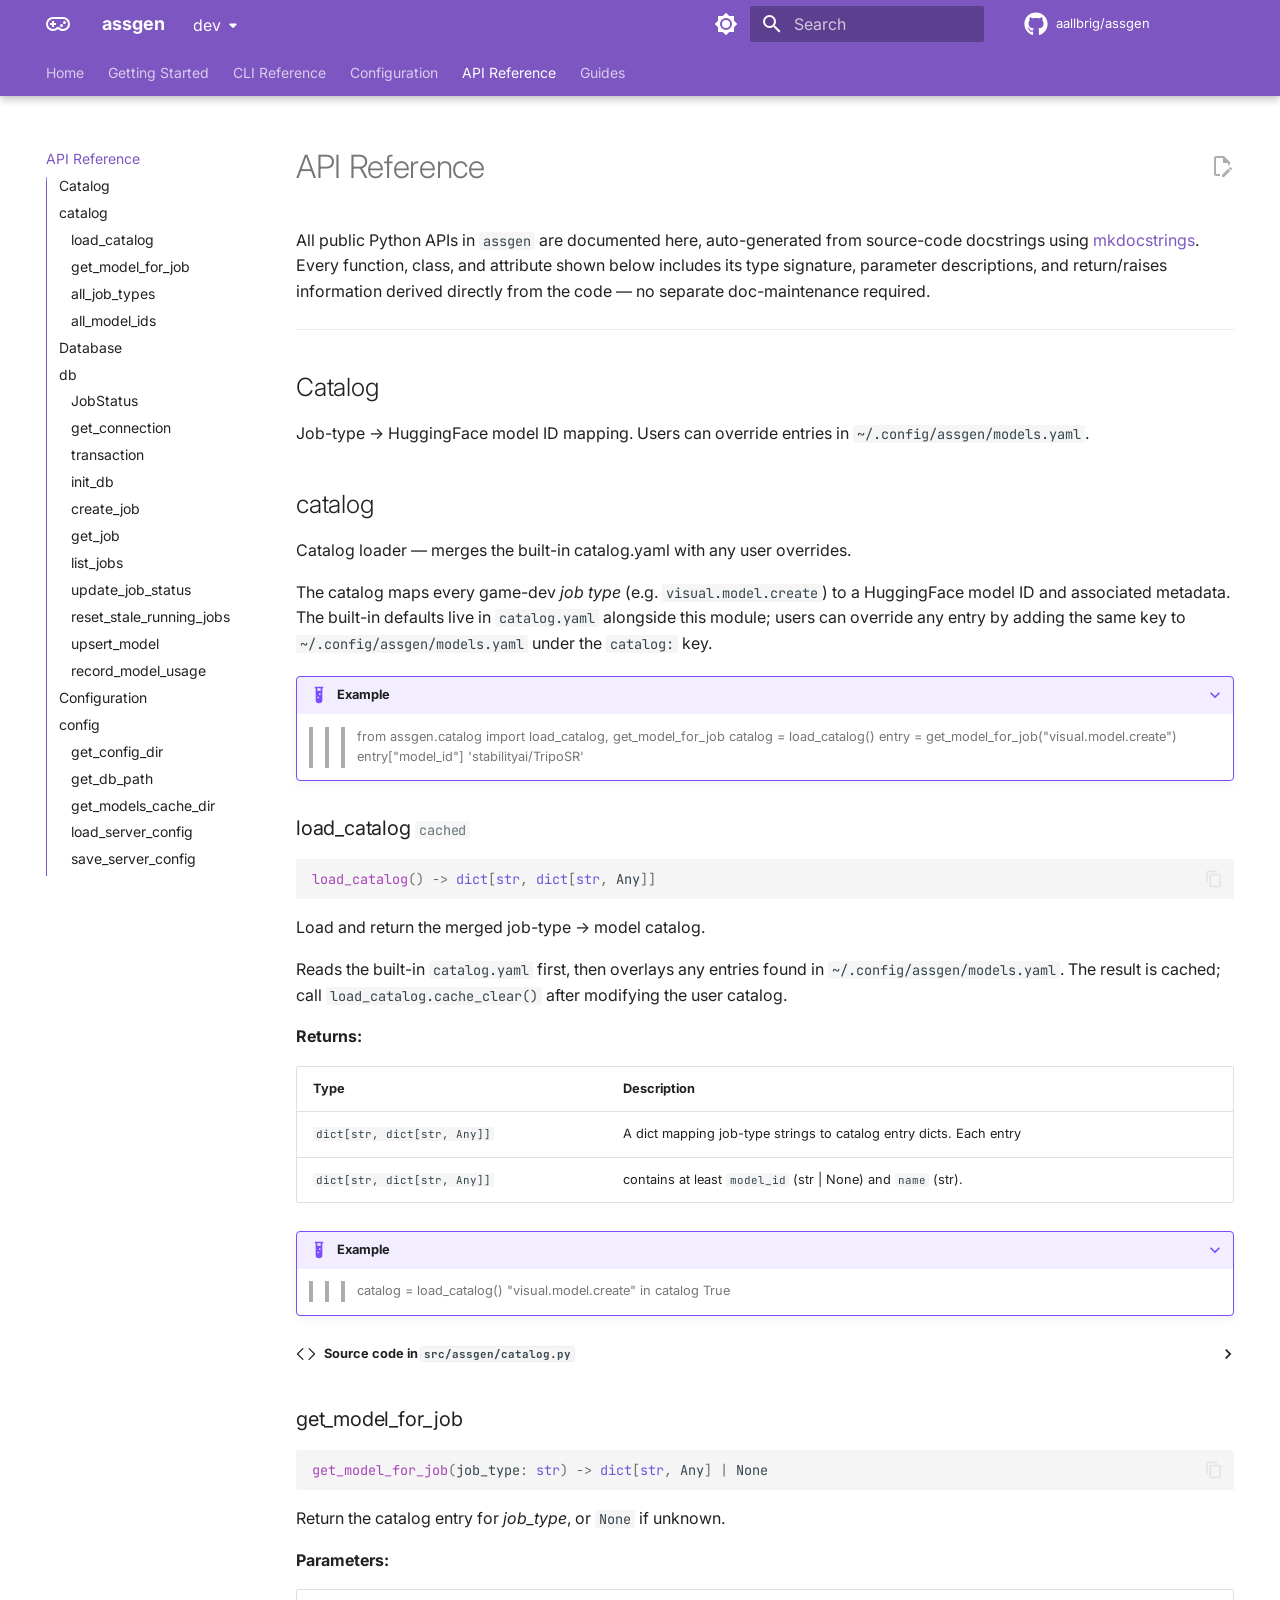
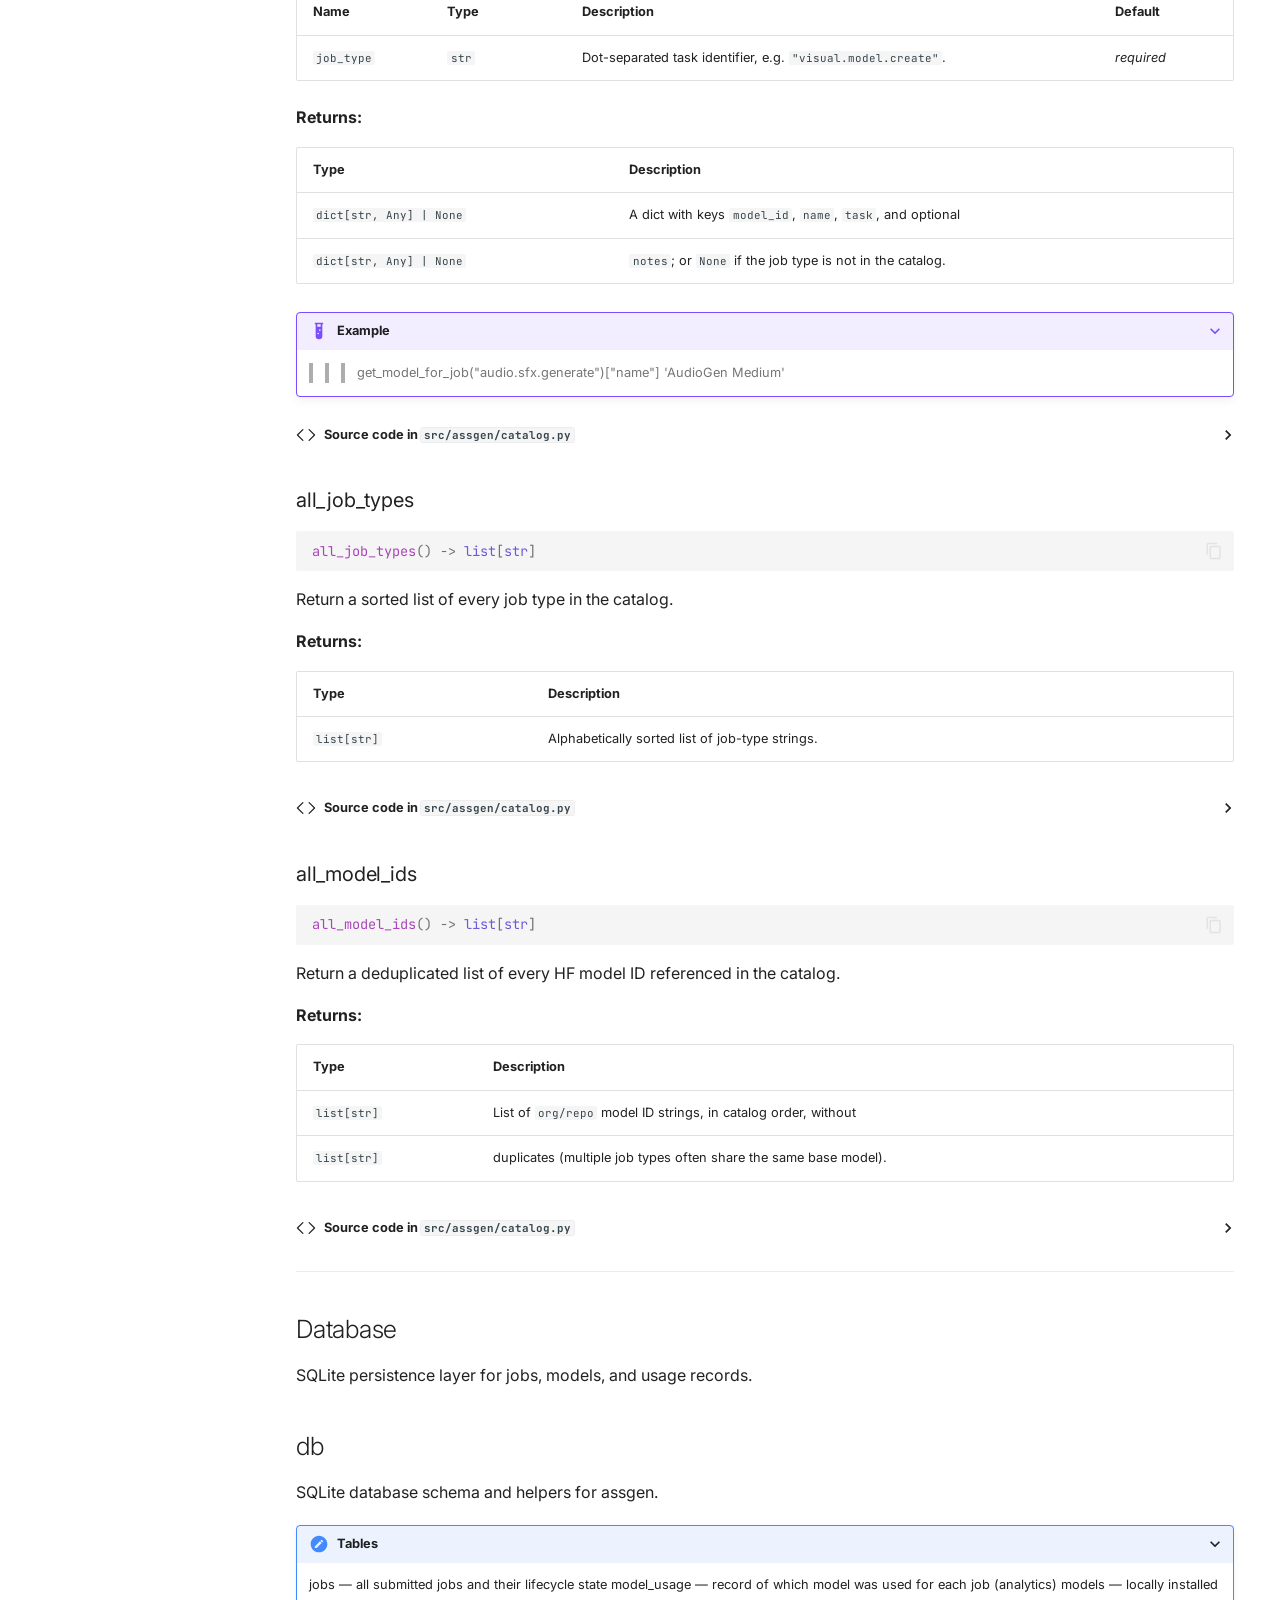
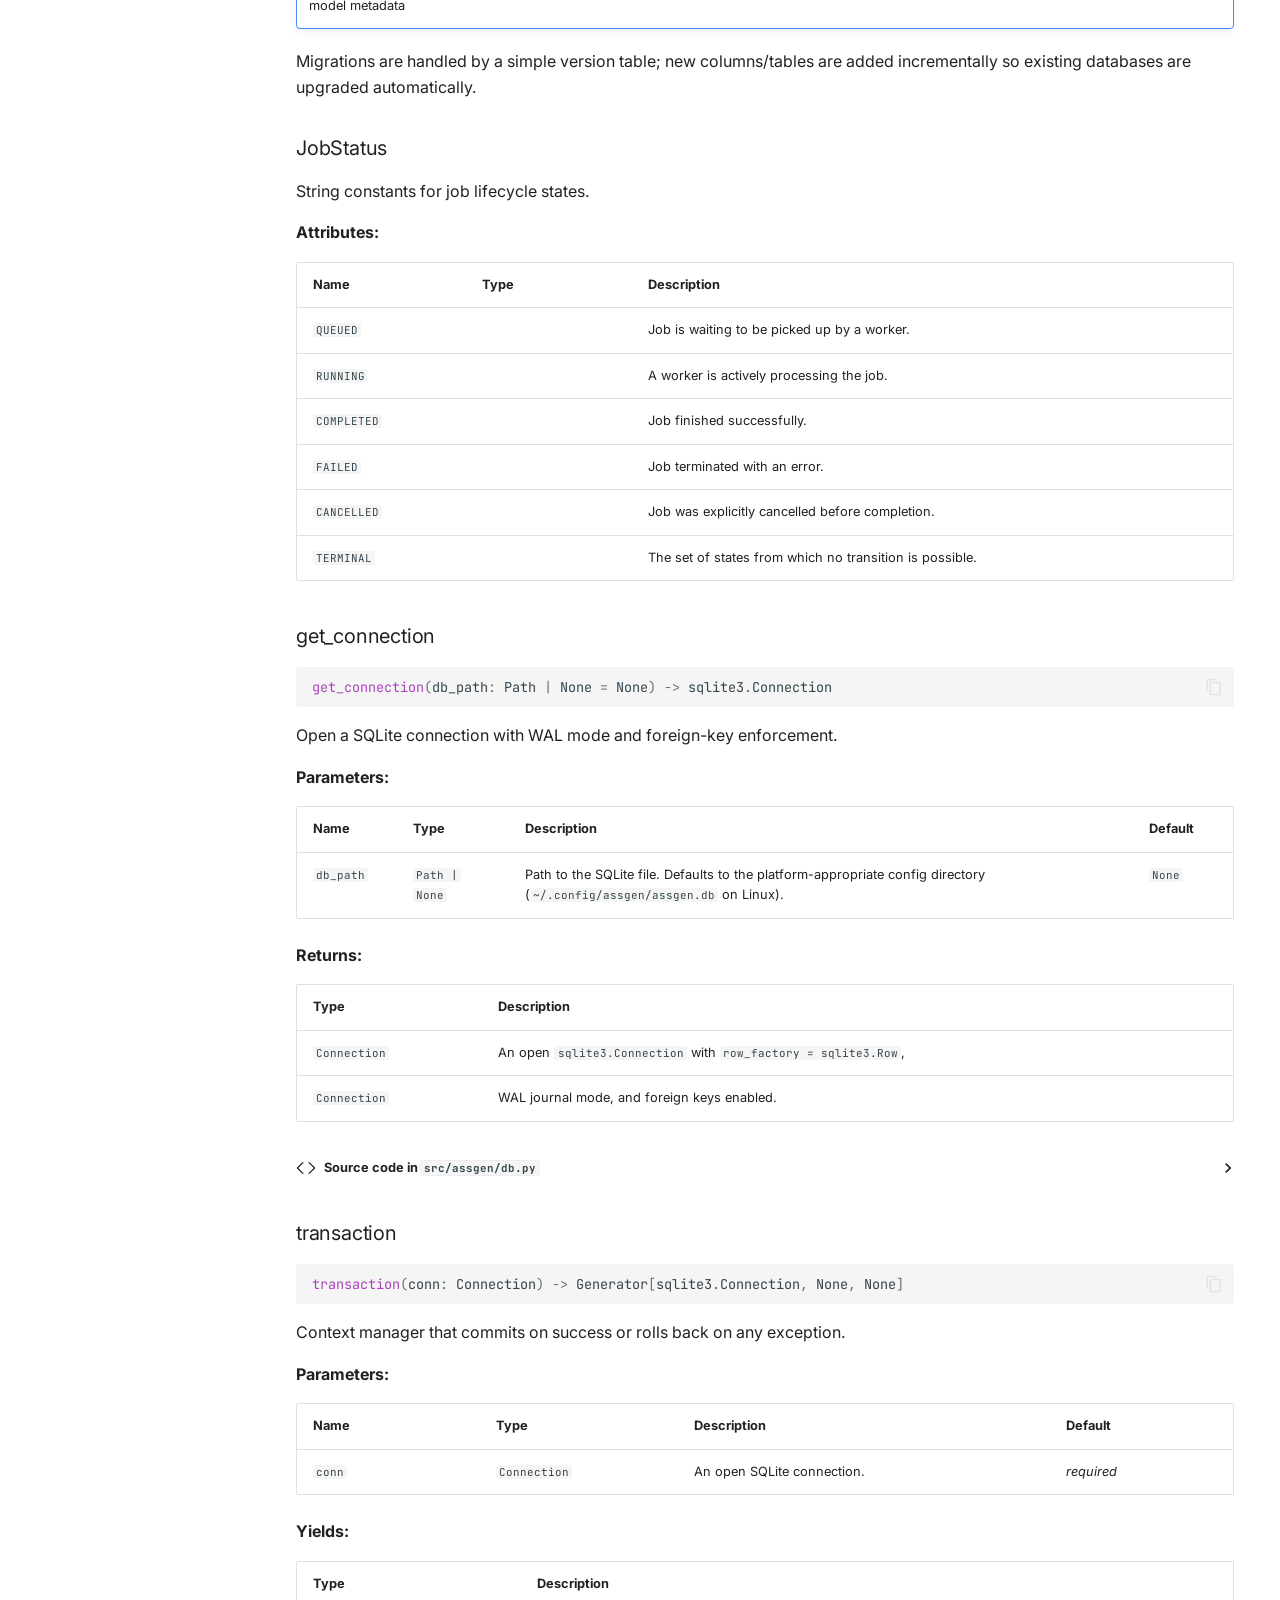
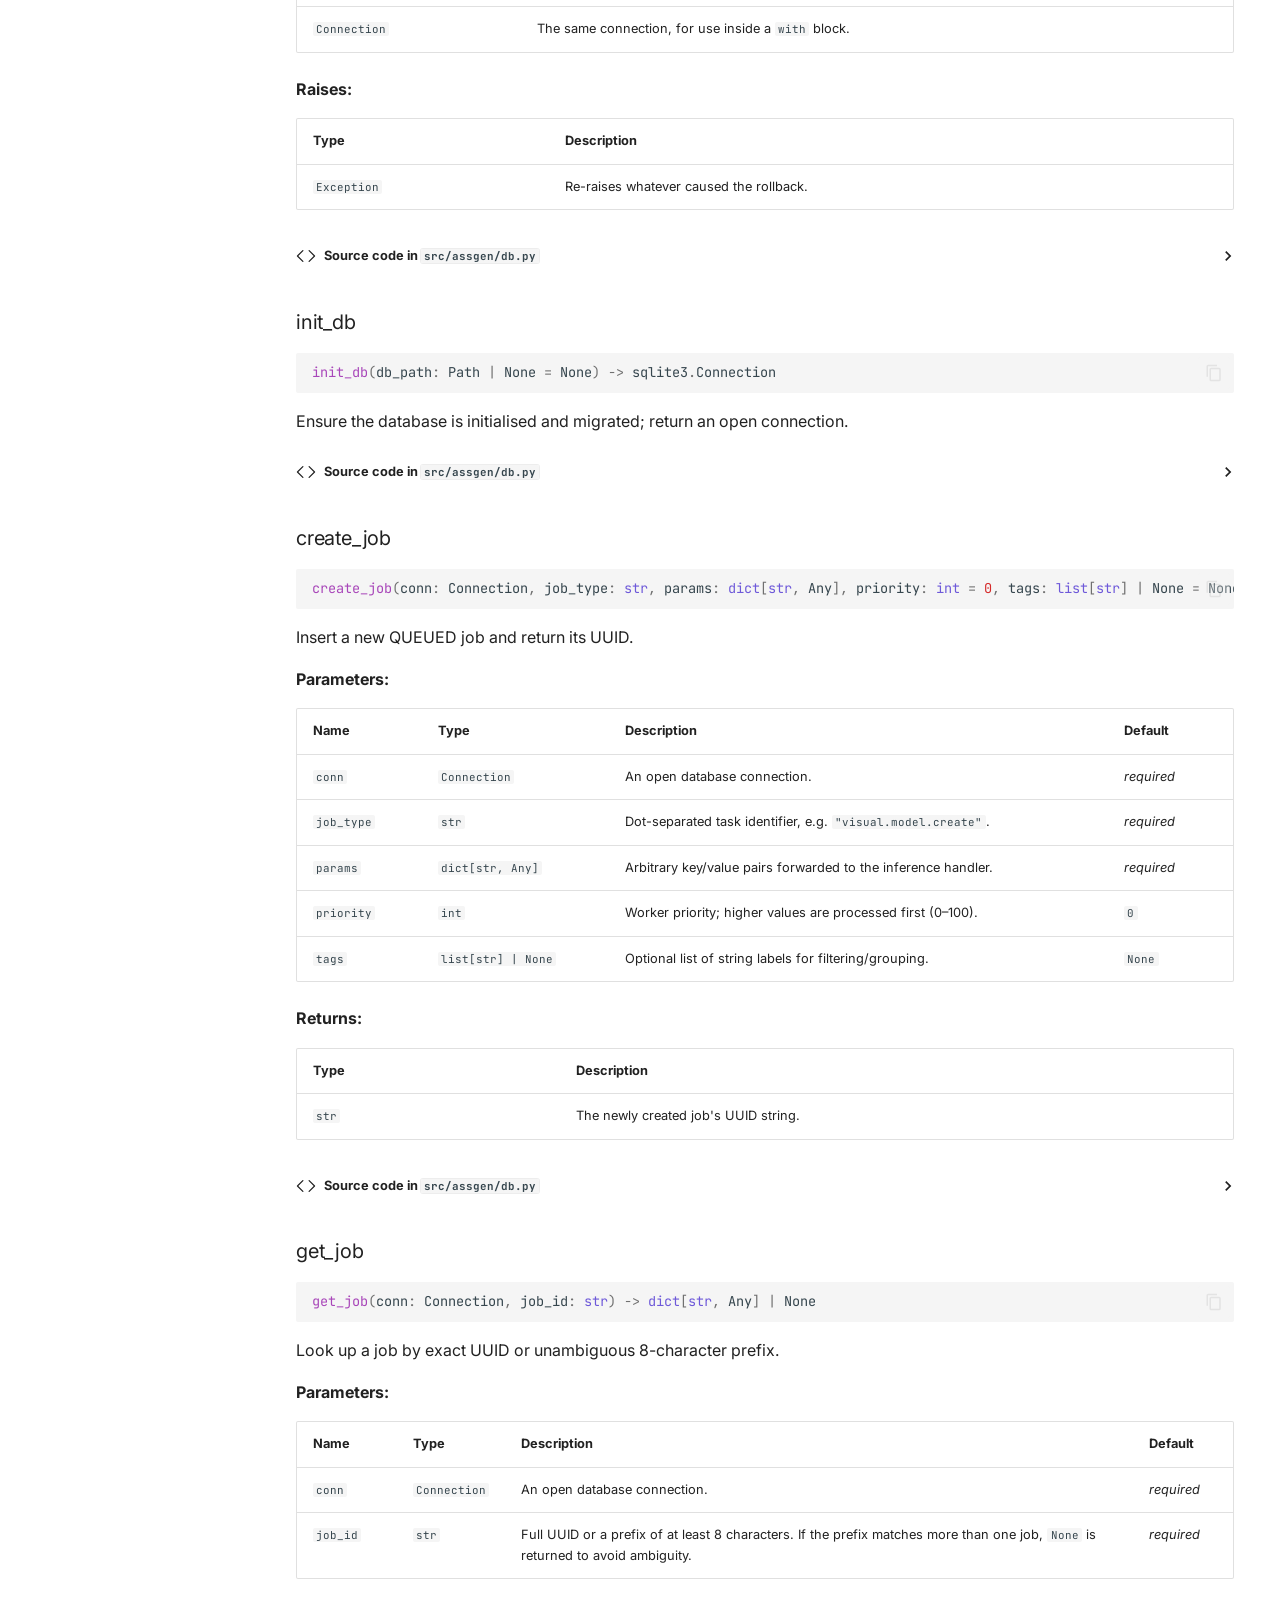
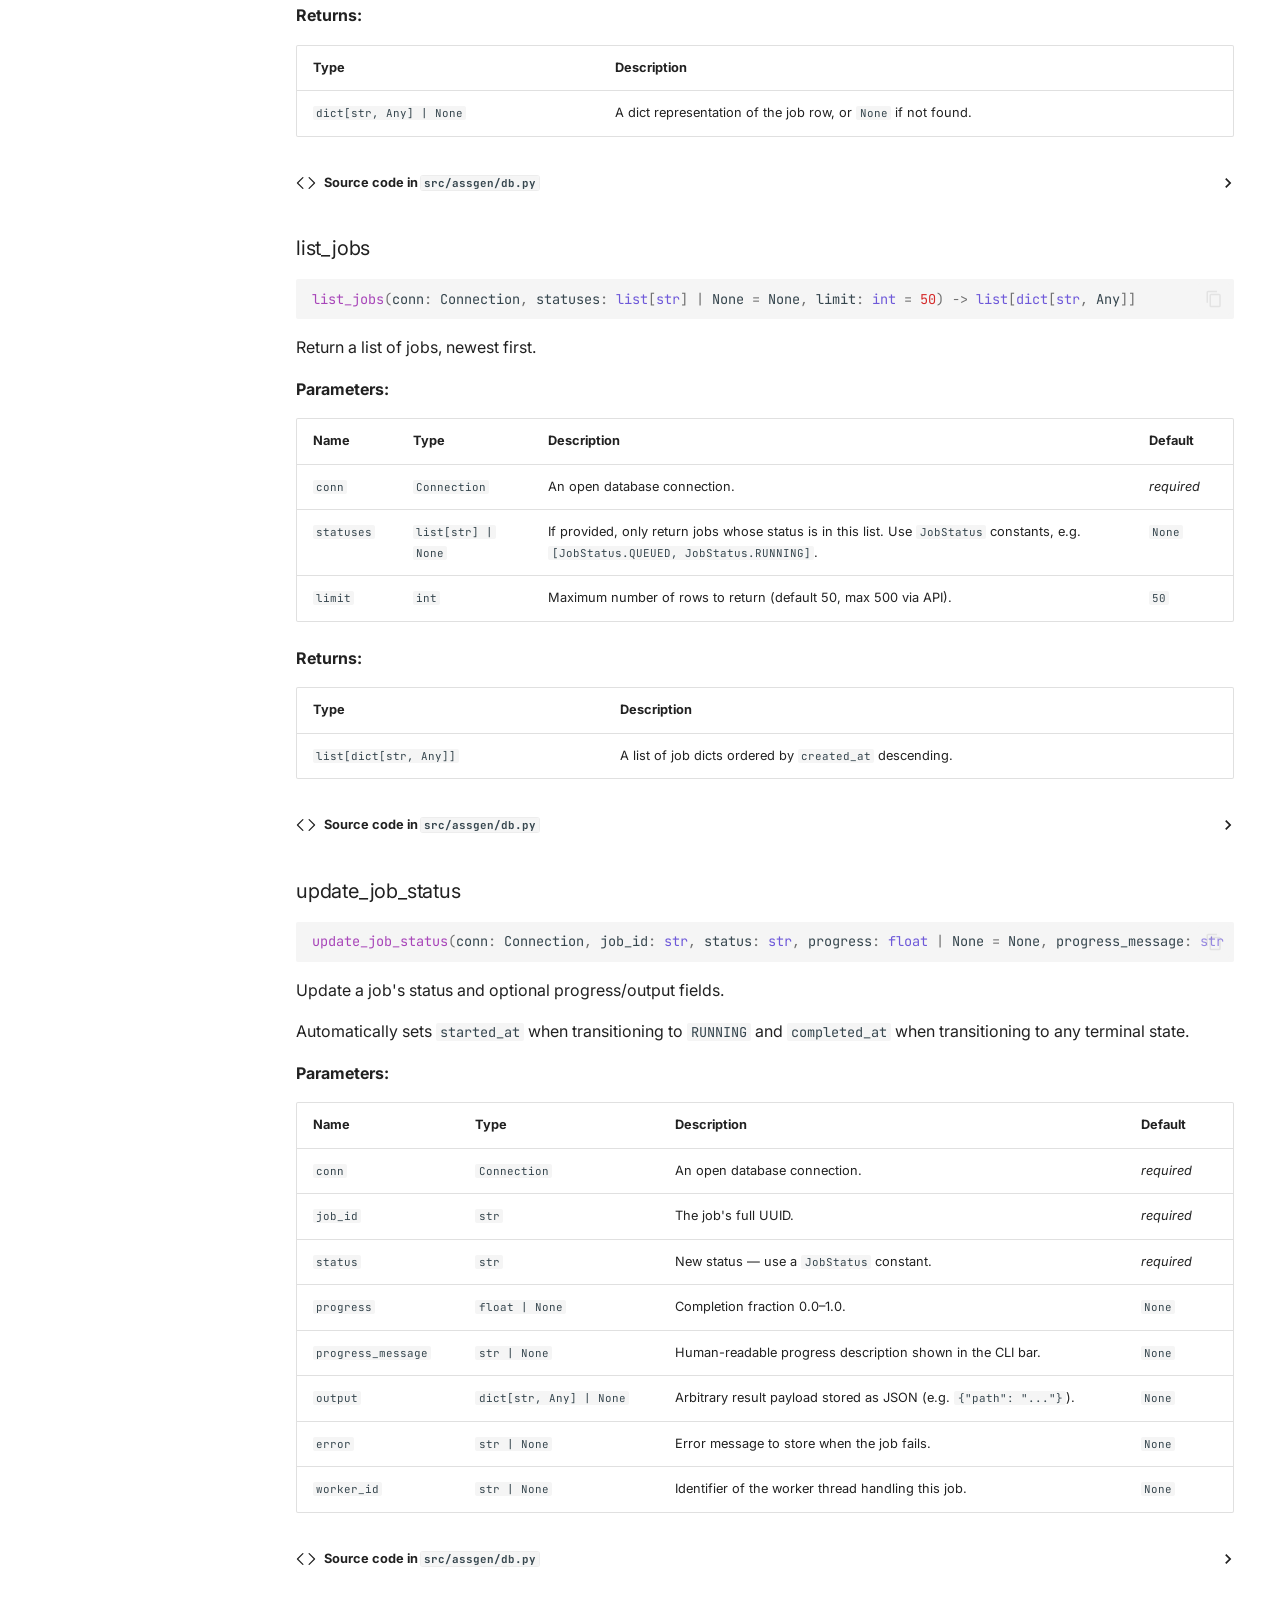
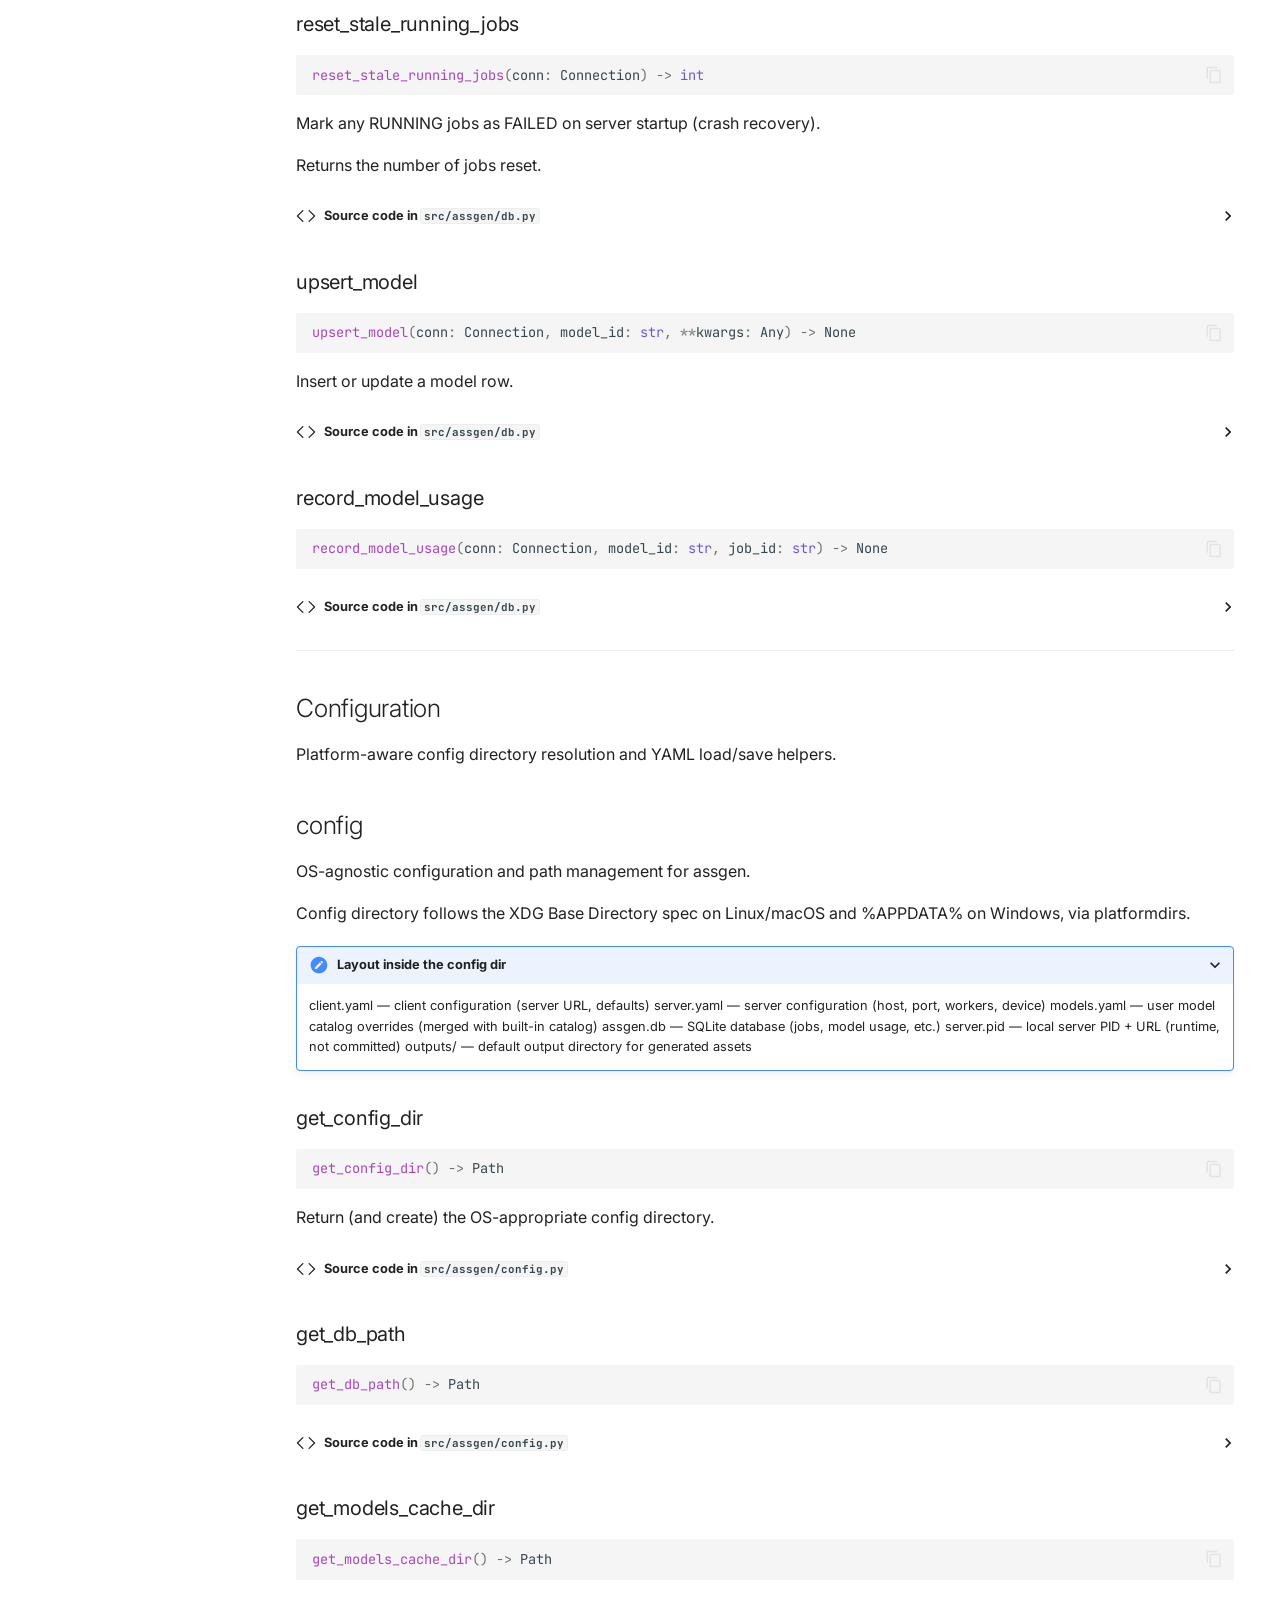
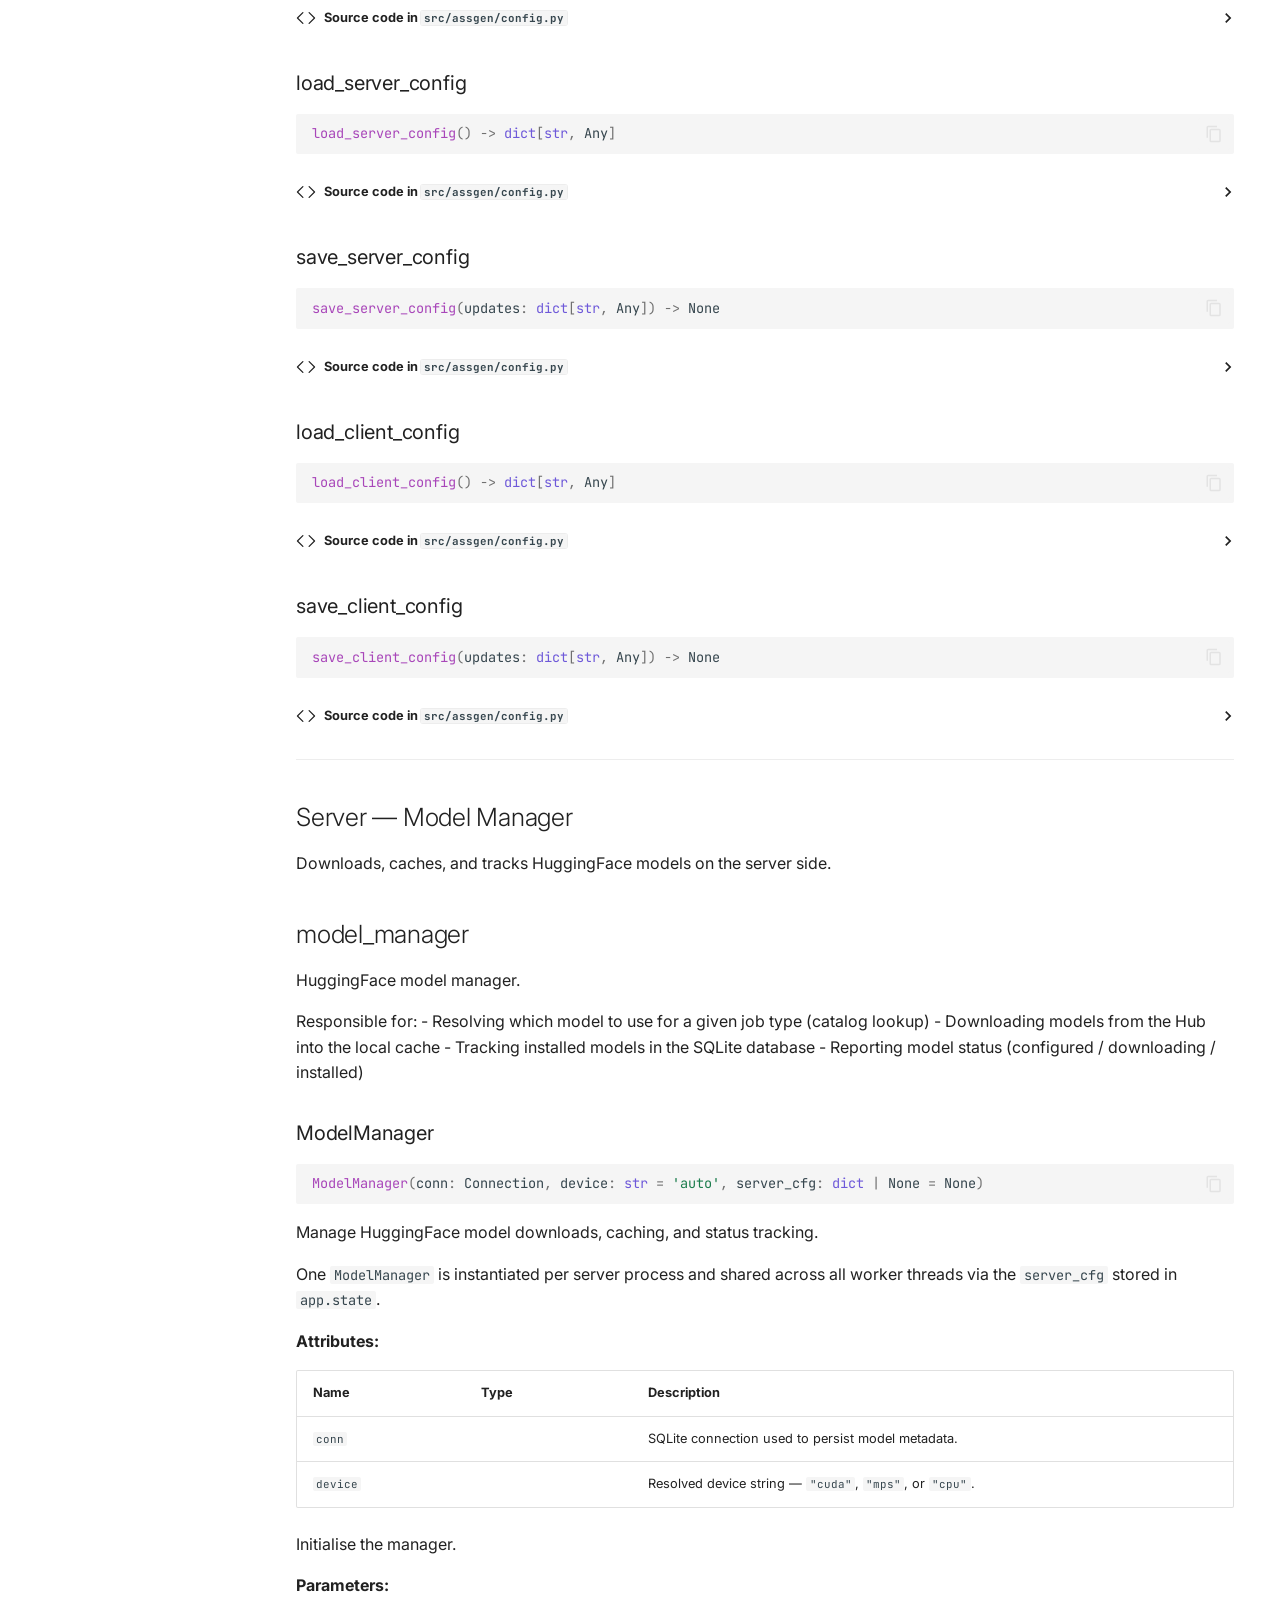
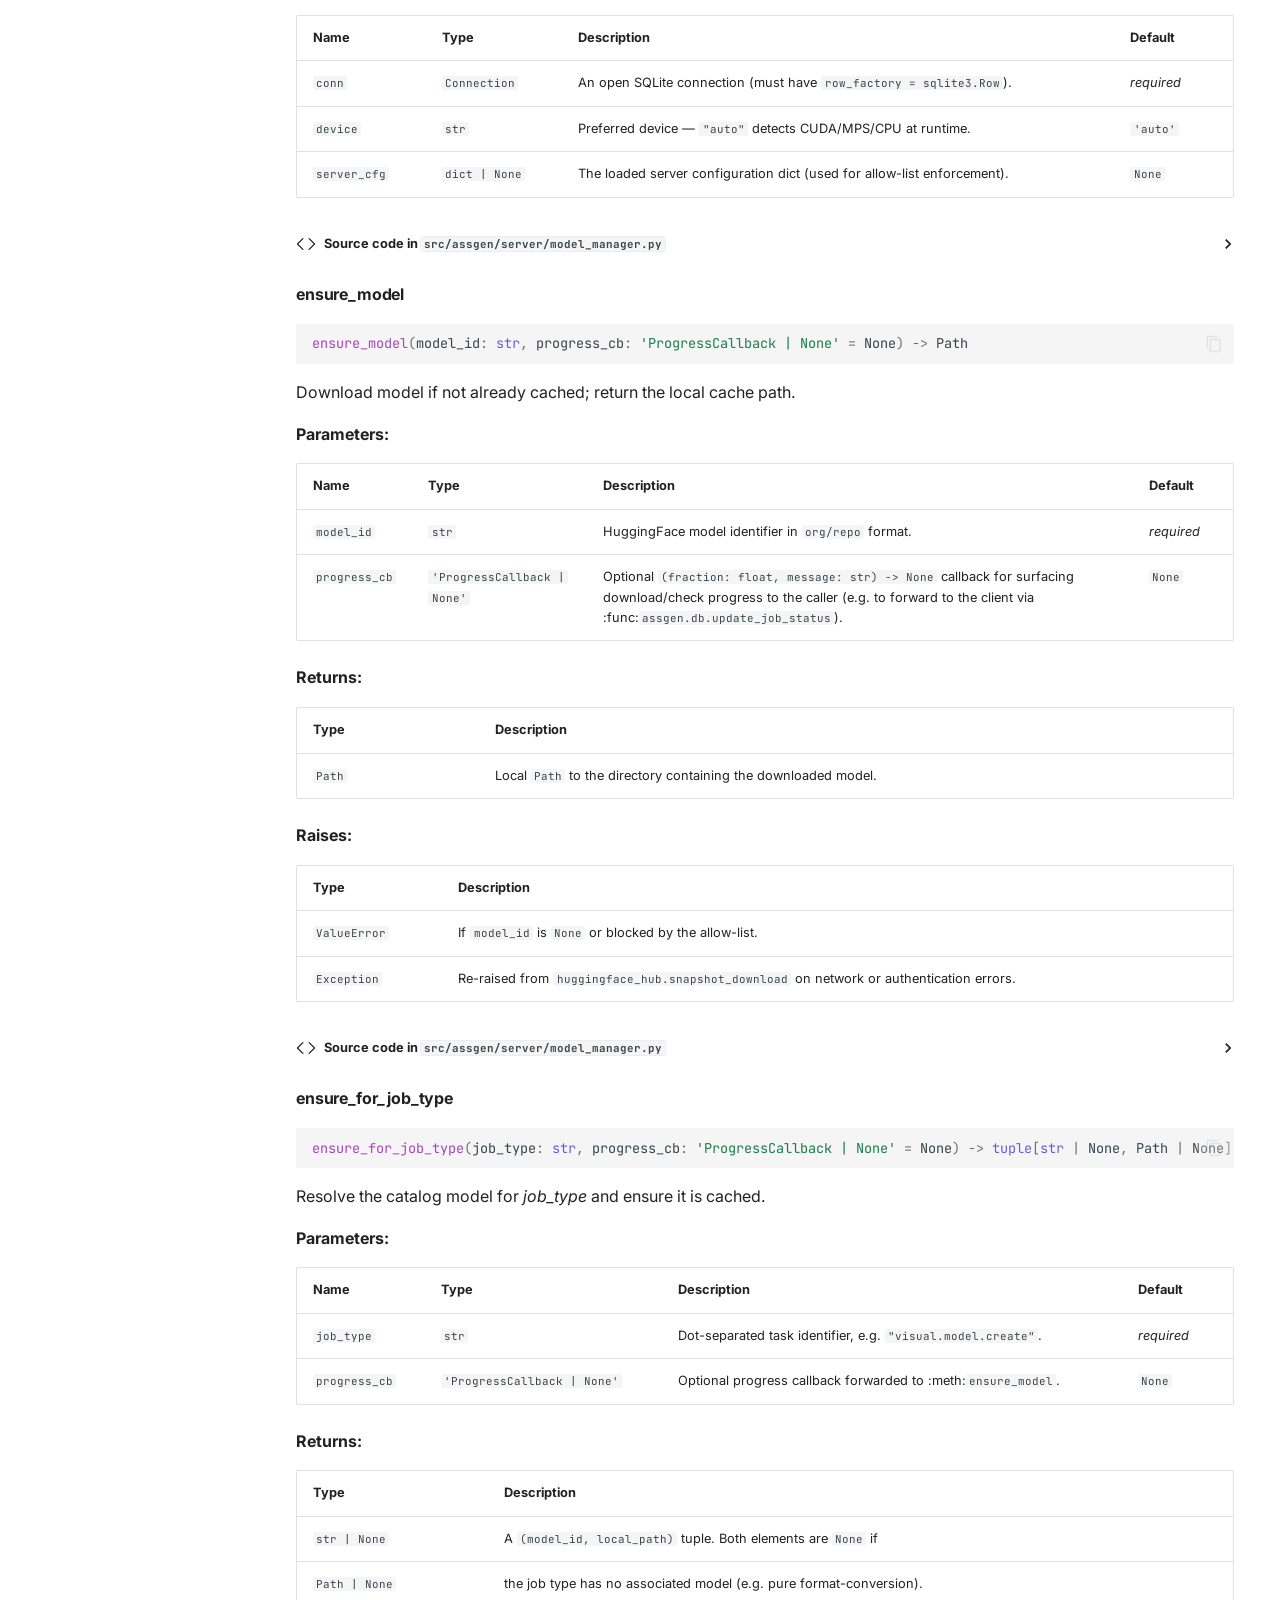
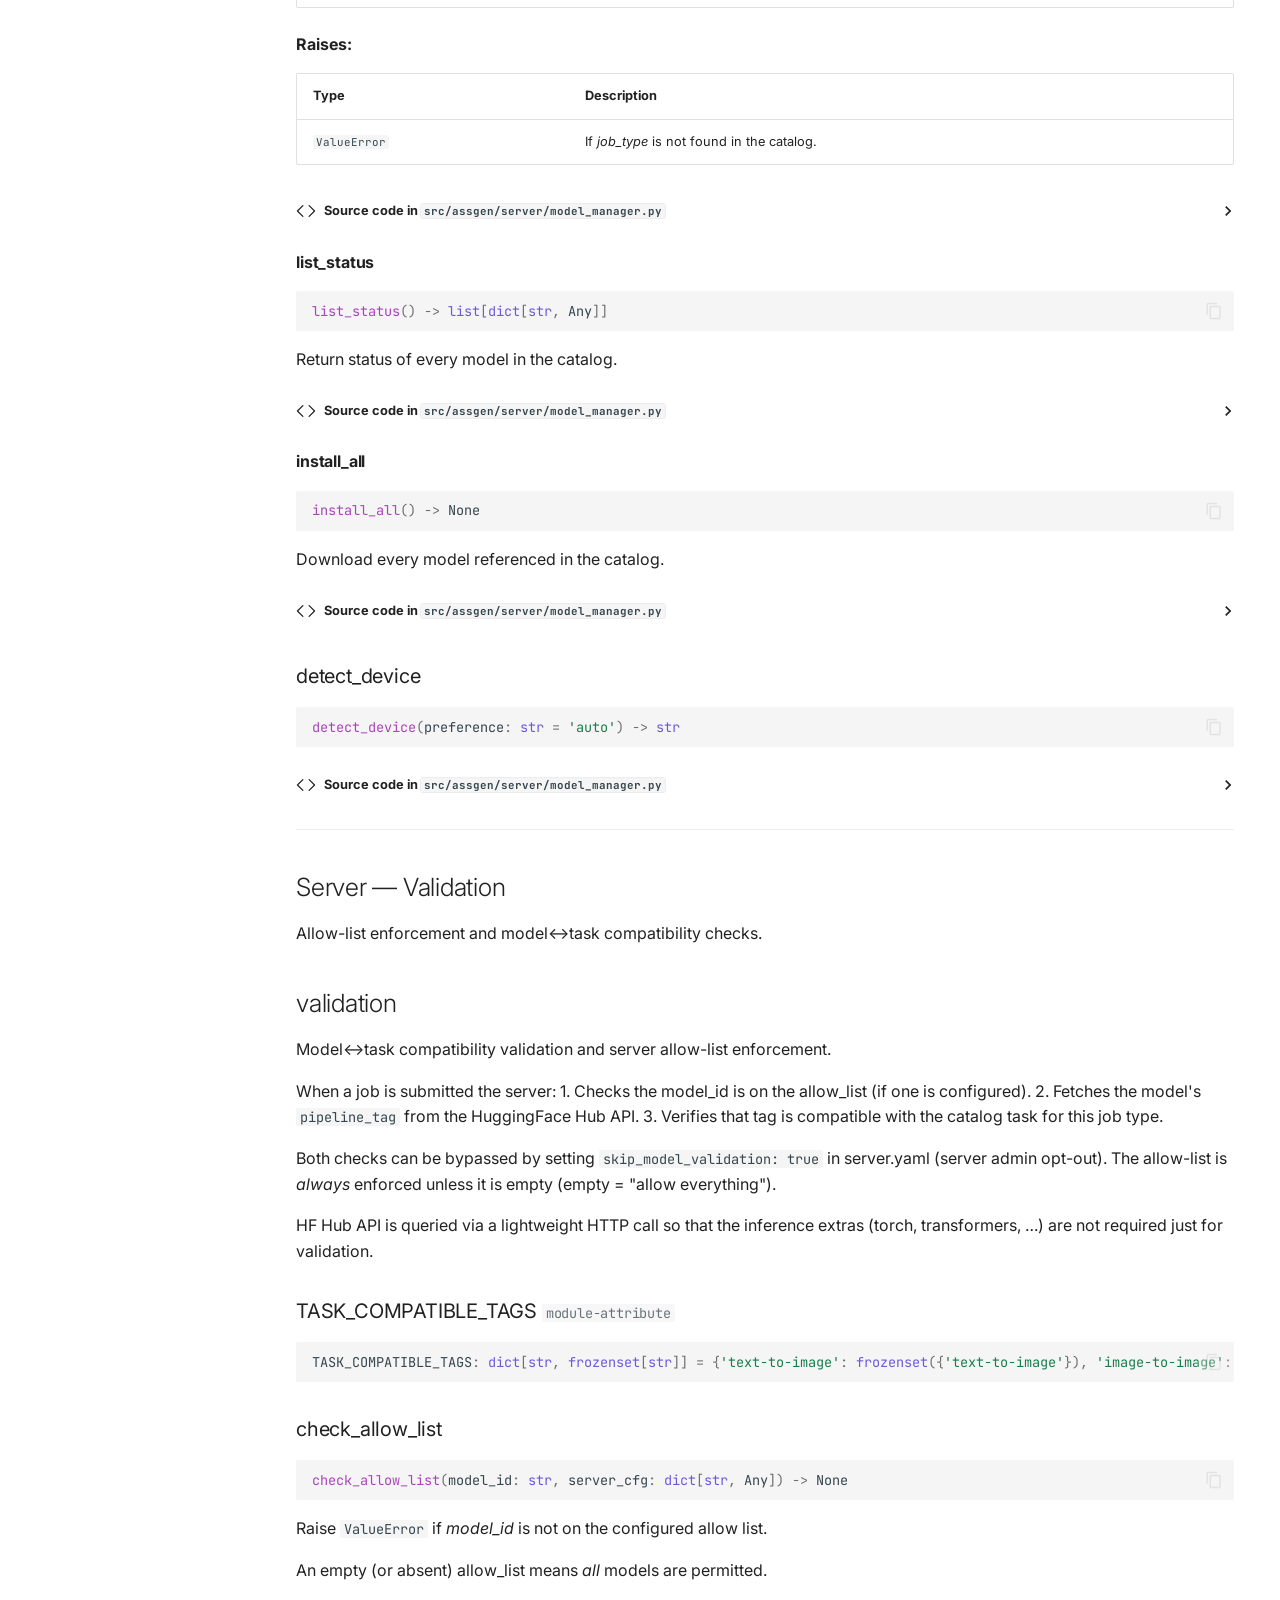
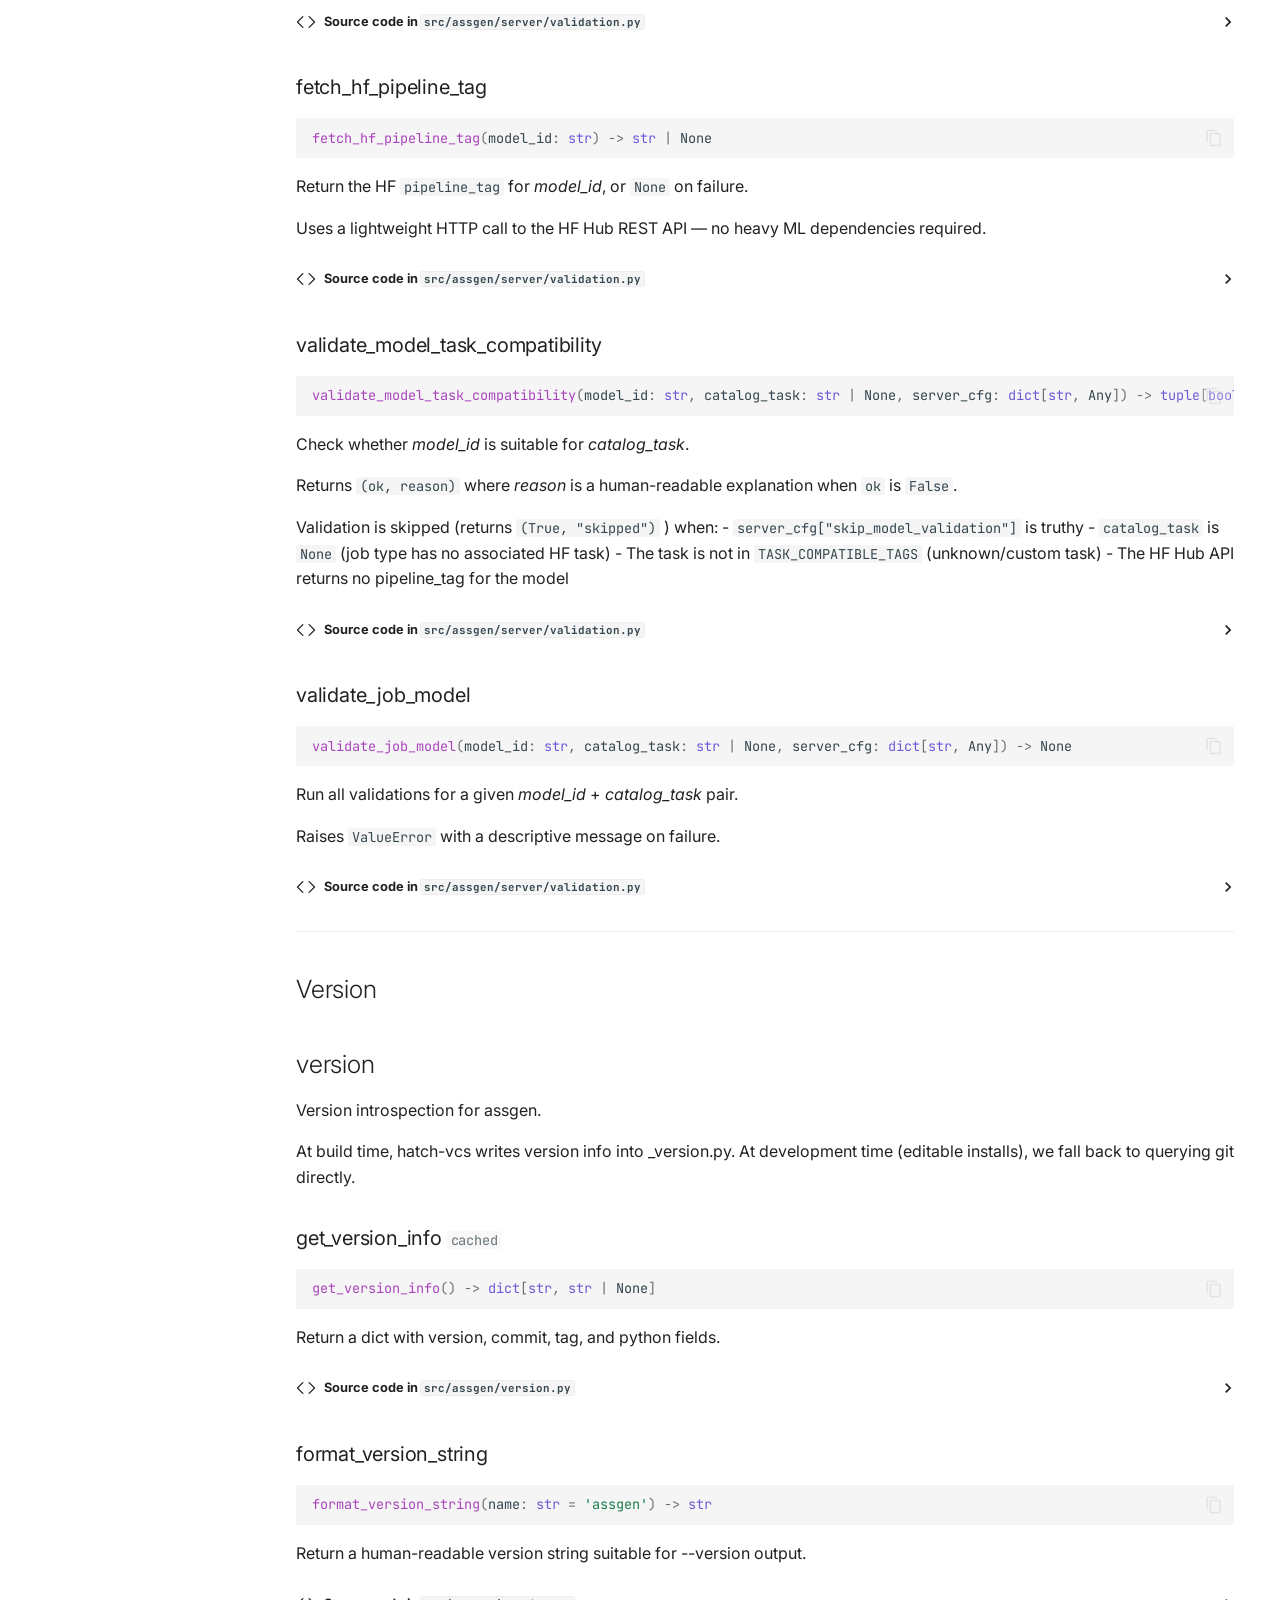
<file: dev/api-reference/index.html>
<!doctype html>
<html lang="en" class="no-js">
  <head>
    
      <meta charset="utf-8">
      <meta name="viewport" content="width=device-width,initial-scale=1">
      
        <meta name="description" content="AI-driven game asset generation pipeline — CLI + server for 3D game development">
      
      
      
        <link rel="canonical" href="https://aallbrig.github.io/assgen/latest/api-reference/">
      
      
        <link rel="prev" href="../model-validation/">
      
      
        <link rel="next" href="../ux-design/">
      
      
        
      
      
      <link rel="icon" href="../assets/images/favicon.png">
      <meta name="generator" content="mkdocs-1.6.1, mkdocs-material-9.7.4">
    
    
      
        <title>API Reference - assgen</title>
      
    
    
      <link rel="stylesheet" href="../assets/stylesheets/main.484c7ddc.min.css">
      
        
        <link rel="stylesheet" href="../assets/stylesheets/palette.ab4e12ef.min.css">
      
      


    
    
      
    
    
      
        
        
        <link rel="preconnect" href="https://fonts.gstatic.com" crossorigin>
        <link rel="stylesheet" href="https://fonts.googleapis.com/css?family=Inter:300,300i,400,400i,700,700i%7CJetBrains+Mono:400,400i,700,700i&display=fallback">
        <style>:root{--md-text-font:"Inter";--md-code-font:"JetBrains Mono"}</style>
      
    
    
      <link rel="stylesheet" href="../assets/_mkdocstrings.css">
    
      <link rel="stylesheet" href="../stylesheets/extra.css">
    
    <script>__md_scope=new URL("..",location),__md_hash=e=>[...e].reduce(((e,_)=>(e<<5)-e+_.charCodeAt(0)),0),__md_get=(e,_=localStorage,t=__md_scope)=>JSON.parse(_.getItem(t.pathname+"."+e)),__md_set=(e,_,t=localStorage,a=__md_scope)=>{try{t.setItem(a.pathname+"."+e,JSON.stringify(_))}catch(e){}}</script>
    
      

    
    
  </head>
  
  
    
    
      
    
    
    
    
    <body dir="ltr" data-md-color-scheme="slate" data-md-color-primary="deep-purple" data-md-color-accent="cyan">
  
    
    <input class="md-toggle" data-md-toggle="drawer" type="checkbox" id="__drawer" autocomplete="off">
    <input class="md-toggle" data-md-toggle="search" type="checkbox" id="__search" autocomplete="off">
    <label class="md-overlay" for="__drawer"></label>
    <div data-md-component="skip">
      
        
        <a href="#api-reference" class="md-skip">
          Skip to content
        </a>
      
    </div>
    <div data-md-component="announce">
      
    </div>
    
      <div data-md-color-scheme="default" data-md-component="outdated" hidden>
        
      </div>
    
    
      

  

<header class="md-header md-header--shadow md-header--lifted" data-md-component="header">
  <nav class="md-header__inner md-grid" aria-label="Header">
    <a href=".." title="assgen" class="md-header__button md-logo" aria-label="assgen" data-md-component="logo">
      
  
  <svg xmlns="http://www.w3.org/2000/svg" viewBox="0 0 24 24"><path d="M6 9h2v2h2v2H8v2H6v-2H4v-2h2zm12.5 0a1.5 1.5 0 0 1 1.5 1.5 1.5 1.5 0 0 1-1.5 1.5 1.5 1.5 0 0 1-1.5-1.5A1.5 1.5 0 0 1 18.5 9m-3 3a1.5 1.5 0 0 1 1.5 1.5 1.5 1.5 0 0 1-1.5 1.5 1.5 1.5 0 0 1-1.5-1.5 1.5 1.5 0 0 1 1.5-1.5M17 5a7 7 0 0 1 7 7 7 7 0 0 1-7 7c-1.96 0-3.73-.8-5-2.1A6.96 6.96 0 0 1 7 19a7 7 0 0 1-7-7 7 7 0 0 1 7-7zM7 7a5 5 0 0 0-5 5 5 5 0 0 0 5 5c1.64 0 3.09-.79 4-2h2c.91 1.21 2.36 2 4 2a5 5 0 0 0 5-5 5 5 0 0 0-5-5z"/></svg>

    </a>
    <label class="md-header__button md-icon" for="__drawer">
      
      <svg xmlns="http://www.w3.org/2000/svg" viewBox="0 0 24 24"><path d="M3 6h18v2H3zm0 5h18v2H3zm0 5h18v2H3z"/></svg>
    </label>
    <div class="md-header__title" data-md-component="header-title">
      <div class="md-header__ellipsis">
        <div class="md-header__topic">
          <span class="md-ellipsis">
            assgen
          </span>
        </div>
        <div class="md-header__topic" data-md-component="header-topic">
          <span class="md-ellipsis">
            
              API Reference
            
          </span>
        </div>
      </div>
    </div>
    
      
        <form class="md-header__option" data-md-component="palette">
  
    
    
    
    <input class="md-option" data-md-color-media="(prefers-color-scheme: dark)" data-md-color-scheme="slate" data-md-color-primary="deep-purple" data-md-color-accent="cyan"  aria-label="Switch to light mode"  type="radio" name="__palette" id="__palette_0">
    
      <label class="md-header__button md-icon" title="Switch to light mode" for="__palette_1" hidden>
        <svg xmlns="http://www.w3.org/2000/svg" viewBox="0 0 24 24"><path d="M12 18c-.89 0-1.74-.2-2.5-.55C11.56 16.5 13 14.42 13 12s-1.44-4.5-3.5-5.45C10.26 6.2 11.11 6 12 6a6 6 0 0 1 6 6 6 6 0 0 1-6 6m8-9.31V4h-4.69L12 .69 8.69 4H4v4.69L.69 12 4 15.31V20h4.69L12 23.31 15.31 20H20v-4.69L23.31 12z"/></svg>
      </label>
    
  
    
    
    
    <input class="md-option" data-md-color-media="(prefers-color-scheme: light)" data-md-color-scheme="default" data-md-color-primary="deep-purple" data-md-color-accent="cyan"  aria-label="Switch to dark mode"  type="radio" name="__palette" id="__palette_1">
    
      <label class="md-header__button md-icon" title="Switch to dark mode" for="__palette_0" hidden>
        <svg xmlns="http://www.w3.org/2000/svg" viewBox="0 0 24 24"><path d="M12 8a4 4 0 0 0-4 4 4 4 0 0 0 4 4 4 4 0 0 0 4-4 4 4 0 0 0-4-4m0 10a6 6 0 0 1-6-6 6 6 0 0 1 6-6 6 6 0 0 1 6 6 6 6 0 0 1-6 6m8-9.31V4h-4.69L12 .69 8.69 4H4v4.69L.69 12 4 15.31V20h4.69L12 23.31 15.31 20H20v-4.69L23.31 12z"/></svg>
      </label>
    
  
</form>
      
    
    
      <script>var palette=__md_get("__palette");if(palette&&palette.color){if("(prefers-color-scheme)"===palette.color.media){var media=matchMedia("(prefers-color-scheme: light)"),input=document.querySelector(media.matches?"[data-md-color-media='(prefers-color-scheme: light)']":"[data-md-color-media='(prefers-color-scheme: dark)']");palette.color.media=input.getAttribute("data-md-color-media"),palette.color.scheme=input.getAttribute("data-md-color-scheme"),palette.color.primary=input.getAttribute("data-md-color-primary"),palette.color.accent=input.getAttribute("data-md-color-accent")}for(var[key,value]of Object.entries(palette.color))document.body.setAttribute("data-md-color-"+key,value)}</script>
    
    
    
      
      
        <label class="md-header__button md-icon" for="__search">
          
          <svg xmlns="http://www.w3.org/2000/svg" viewBox="0 0 24 24"><path d="M9.5 3A6.5 6.5 0 0 1 16 9.5c0 1.61-.59 3.09-1.56 4.23l.27.27h.79l5 5-1.5 1.5-5-5v-.79l-.27-.27A6.52 6.52 0 0 1 9.5 16 6.5 6.5 0 0 1 3 9.5 6.5 6.5 0 0 1 9.5 3m0 2C7 5 5 7 5 9.5S7 14 9.5 14 14 12 14 9.5 12 5 9.5 5"/></svg>
        </label>
        <div class="md-search" data-md-component="search" role="dialog">
  <label class="md-search__overlay" for="__search"></label>
  <div class="md-search__inner" role="search">
    <form class="md-search__form" name="search">
      <input type="text" class="md-search__input" name="query" aria-label="Search" placeholder="Search" autocapitalize="off" autocorrect="off" autocomplete="off" spellcheck="false" data-md-component="search-query" required>
      <label class="md-search__icon md-icon" for="__search">
        
        <svg xmlns="http://www.w3.org/2000/svg" viewBox="0 0 24 24"><path d="M9.5 3A6.5 6.5 0 0 1 16 9.5c0 1.61-.59 3.09-1.56 4.23l.27.27h.79l5 5-1.5 1.5-5-5v-.79l-.27-.27A6.52 6.52 0 0 1 9.5 16 6.5 6.5 0 0 1 3 9.5 6.5 6.5 0 0 1 9.5 3m0 2C7 5 5 7 5 9.5S7 14 9.5 14 14 12 14 9.5 12 5 9.5 5"/></svg>
        
        <svg xmlns="http://www.w3.org/2000/svg" viewBox="0 0 24 24"><path d="M20 11v2H8l5.5 5.5-1.42 1.42L4.16 12l7.92-7.92L13.5 5.5 8 11z"/></svg>
      </label>
      <nav class="md-search__options" aria-label="Search">
        
        <button type="reset" class="md-search__icon md-icon" title="Clear" aria-label="Clear" tabindex="-1">
          
          <svg xmlns="http://www.w3.org/2000/svg" viewBox="0 0 24 24"><path d="M19 6.41 17.59 5 12 10.59 6.41 5 5 6.41 10.59 12 5 17.59 6.41 19 12 13.41 17.59 19 19 17.59 13.41 12z"/></svg>
        </button>
      </nav>
      
        <div class="md-search__suggest" data-md-component="search-suggest"></div>
      
    </form>
    <div class="md-search__output">
      <div class="md-search__scrollwrap" tabindex="0" data-md-scrollfix>
        <div class="md-search-result" data-md-component="search-result">
          <div class="md-search-result__meta">
            Initializing search
          </div>
          <ol class="md-search-result__list" role="presentation"></ol>
        </div>
      </div>
    </div>
  </div>
</div>
      
    
    
      <div class="md-header__source">
        <a href="https://github.com/aallbrig/assgen" title="Go to repository" class="md-source" data-md-component="source">
  <div class="md-source__icon md-icon">
    
    <svg xmlns="http://www.w3.org/2000/svg" viewBox="0 0 512 512"><!--! Font Awesome Free 7.1.0 by @fontawesome - https://fontawesome.com License - https://fontawesome.com/license/free (Icons: CC BY 4.0, Fonts: SIL OFL 1.1, Code: MIT License) Copyright 2025 Fonticons, Inc.--><path d="M173.9 397.4c0 2-2.3 3.6-5.2 3.6-3.3.3-5.6-1.3-5.6-3.6 0-2 2.3-3.6 5.2-3.6 3-.3 5.6 1.3 5.6 3.6m-31.1-4.5c-.7 2 1.3 4.3 4.3 4.9 2.6 1 5.6 0 6.2-2s-1.3-4.3-4.3-5.2c-2.6-.7-5.5.3-6.2 2.3m44.2-1.7c-2.9.7-4.9 2.6-4.6 4.9.3 2 2.9 3.3 5.9 2.6 2.9-.7 4.9-2.6 4.6-4.6-.3-1.9-3-3.2-5.9-2.9M252.8 8C114.1 8 8 113.3 8 252c0 110.9 69.8 205.8 169.5 239.2 12.8 2.3 17.3-5.6 17.3-12.1 0-6.2-.3-40.4-.3-61.4 0 0-70 15-84.7-29.8 0 0-11.4-29.1-27.8-36.6 0 0-22.9-15.7 1.6-15.4 0 0 24.9 2 38.6 25.8 21.9 38.6 58.6 27.5 72.9 20.9 2.3-16 8.8-27.1 16-33.7-55.9-6.2-112.3-14.3-112.3-110.5 0-27.5 7.6-41.3 23.6-58.9-2.6-6.5-11.1-33.3 2.6-67.9 20.9-6.5 69 27 69 27 20-5.6 41.5-8.5 62.8-8.5s42.8 2.9 62.8 8.5c0 0 48.1-33.6 69-27 13.7 34.7 5.2 61.4 2.6 67.9 16 17.7 25.8 31.5 25.8 58.9 0 96.5-58.9 104.2-114.8 110.5 9.2 7.9 17 22.9 17 46.4 0 33.7-.3 75.4-.3 83.6 0 6.5 4.6 14.4 17.3 12.1C436.2 457.8 504 362.9 504 252 504 113.3 391.5 8 252.8 8M105.2 352.9c-1.3 1-1 3.3.7 5.2 1.6 1.6 3.9 2.3 5.2 1 1.3-1 1-3.3-.7-5.2-1.6-1.6-3.9-2.3-5.2-1m-10.8-8.1c-.7 1.3.3 2.9 2.3 3.9 1.6 1 3.6.7 4.3-.7.7-1.3-.3-2.9-2.3-3.9-2-.6-3.6-.3-4.3.7m32.4 35.6c-1.6 1.3-1 4.3 1.3 6.2 2.3 2.3 5.2 2.6 6.5 1 1.3-1.3.7-4.3-1.3-6.2-2.2-2.3-5.2-2.6-6.5-1m-11.4-14.7c-1.6 1-1.6 3.6 0 5.9s4.3 3.3 5.6 2.3c1.6-1.3 1.6-3.9 0-6.2-1.4-2.3-4-3.3-5.6-2"/></svg>
  </div>
  <div class="md-source__repository">
    aallbrig/assgen
  </div>
</a>
      </div>
    
  </nav>
  
    
      
<nav class="md-tabs" aria-label="Tabs" data-md-component="tabs">
  <div class="md-grid">
    <ul class="md-tabs__list">
      
        
  
  
  
  
    <li class="md-tabs__item">
      <a href=".." class="md-tabs__link">
        
  
  
    
  
  Home

      </a>
    </li>
  

      
        
  
  
  
  
    
    
      <li class="md-tabs__item">
        <a href="../install/" class="md-tabs__link">
          
  
  
  Getting Started

        </a>
      </li>
    
  

      
        
  
  
  
  
    <li class="md-tabs__item">
      <a href="../cli-reference/" class="md-tabs__link">
        
  
  
    
  
  CLI Reference

      </a>
    </li>
  

      
        
  
  
  
  
    
    
      <li class="md-tabs__item">
        <a href="../configuration/" class="md-tabs__link">
          
  
  
  Configuration

        </a>
      </li>
    
  

      
        
  
  
  
    
  
  
    <li class="md-tabs__item md-tabs__item--active">
      <a href="./" class="md-tabs__link">
        
  
  
    
  
  API Reference

      </a>
    </li>
  

      
        
  
  
  
  
    
    
      <li class="md-tabs__item">
        <a href="../ux-design/" class="md-tabs__link">
          
  
  
  Guides

        </a>
      </li>
    
  

      
    </ul>
  </div>
</nav>
    
  
</header>
    
    <div class="md-container" data-md-component="container">
      
      
        
      
      <main class="md-main" data-md-component="main">
        <div class="md-main__inner md-grid">
          
            
              
              <div class="md-sidebar md-sidebar--primary" data-md-component="sidebar" data-md-type="navigation" >
                <div class="md-sidebar__scrollwrap">
                  <div class="md-sidebar__inner">
                    


  


  

<nav class="md-nav md-nav--primary md-nav--lifted md-nav--integrated" aria-label="Navigation" data-md-level="0">
  <label class="md-nav__title" for="__drawer">
    <a href=".." title="assgen" class="md-nav__button md-logo" aria-label="assgen" data-md-component="logo">
      
  
  <svg xmlns="http://www.w3.org/2000/svg" viewBox="0 0 24 24"><path d="M6 9h2v2h2v2H8v2H6v-2H4v-2h2zm12.5 0a1.5 1.5 0 0 1 1.5 1.5 1.5 1.5 0 0 1-1.5 1.5 1.5 1.5 0 0 1-1.5-1.5A1.5 1.5 0 0 1 18.5 9m-3 3a1.5 1.5 0 0 1 1.5 1.5 1.5 1.5 0 0 1-1.5 1.5 1.5 1.5 0 0 1-1.5-1.5 1.5 1.5 0 0 1 1.5-1.5M17 5a7 7 0 0 1 7 7 7 7 0 0 1-7 7c-1.96 0-3.73-.8-5-2.1A6.96 6.96 0 0 1 7 19a7 7 0 0 1-7-7 7 7 0 0 1 7-7zM7 7a5 5 0 0 0-5 5 5 5 0 0 0 5 5c1.64 0 3.09-.79 4-2h2c.91 1.21 2.36 2 4 2a5 5 0 0 0 5-5 5 5 0 0 0-5-5z"/></svg>

    </a>
    assgen
  </label>
  
    <div class="md-nav__source">
      <a href="https://github.com/aallbrig/assgen" title="Go to repository" class="md-source" data-md-component="source">
  <div class="md-source__icon md-icon">
    
    <svg xmlns="http://www.w3.org/2000/svg" viewBox="0 0 512 512"><!--! Font Awesome Free 7.1.0 by @fontawesome - https://fontawesome.com License - https://fontawesome.com/license/free (Icons: CC BY 4.0, Fonts: SIL OFL 1.1, Code: MIT License) Copyright 2025 Fonticons, Inc.--><path d="M173.9 397.4c0 2-2.3 3.6-5.2 3.6-3.3.3-5.6-1.3-5.6-3.6 0-2 2.3-3.6 5.2-3.6 3-.3 5.6 1.3 5.6 3.6m-31.1-4.5c-.7 2 1.3 4.3 4.3 4.9 2.6 1 5.6 0 6.2-2s-1.3-4.3-4.3-5.2c-2.6-.7-5.5.3-6.2 2.3m44.2-1.7c-2.9.7-4.9 2.6-4.6 4.9.3 2 2.9 3.3 5.9 2.6 2.9-.7 4.9-2.6 4.6-4.6-.3-1.9-3-3.2-5.9-2.9M252.8 8C114.1 8 8 113.3 8 252c0 110.9 69.8 205.8 169.5 239.2 12.8 2.3 17.3-5.6 17.3-12.1 0-6.2-.3-40.4-.3-61.4 0 0-70 15-84.7-29.8 0 0-11.4-29.1-27.8-36.6 0 0-22.9-15.7 1.6-15.4 0 0 24.9 2 38.6 25.8 21.9 38.6 58.6 27.5 72.9 20.9 2.3-16 8.8-27.1 16-33.7-55.9-6.2-112.3-14.3-112.3-110.5 0-27.5 7.6-41.3 23.6-58.9-2.6-6.5-11.1-33.3 2.6-67.9 20.9-6.5 69 27 69 27 20-5.6 41.5-8.5 62.8-8.5s42.8 2.9 62.8 8.5c0 0 48.1-33.6 69-27 13.7 34.7 5.2 61.4 2.6 67.9 16 17.7 25.8 31.5 25.8 58.9 0 96.5-58.9 104.2-114.8 110.5 9.2 7.9 17 22.9 17 46.4 0 33.7-.3 75.4-.3 83.6 0 6.5 4.6 14.4 17.3 12.1C436.2 457.8 504 362.9 504 252 504 113.3 391.5 8 252.8 8M105.2 352.9c-1.3 1-1 3.3.7 5.2 1.6 1.6 3.9 2.3 5.2 1 1.3-1 1-3.3-.7-5.2-1.6-1.6-3.9-2.3-5.2-1m-10.8-8.1c-.7 1.3.3 2.9 2.3 3.9 1.6 1 3.6.7 4.3-.7.7-1.3-.3-2.9-2.3-3.9-2-.6-3.6-.3-4.3.7m32.4 35.6c-1.6 1.3-1 4.3 1.3 6.2 2.3 2.3 5.2 2.6 6.5 1 1.3-1.3.7-4.3-1.3-6.2-2.2-2.3-5.2-2.6-6.5-1m-11.4-14.7c-1.6 1-1.6 3.6 0 5.9s4.3 3.3 5.6 2.3c1.6-1.3 1.6-3.9 0-6.2-1.4-2.3-4-3.3-5.6-2"/></svg>
  </div>
  <div class="md-source__repository">
    aallbrig/assgen
  </div>
</a>
    </div>
  
  <ul class="md-nav__list" data-md-scrollfix>
    
      
      
  
  
  
  
    <li class="md-nav__item">
      <a href=".." class="md-nav__link">
        
  
  
  <span class="md-ellipsis">
    
  
    Home
  

    
  </span>
  
  

      </a>
    </li>
  

    
      
      
  
  
  
  
    
    
    
    
      
      
        
      
    
    
    <li class="md-nav__item md-nav__item--nested">
      
        
        
          
        
        <input class="md-nav__toggle md-toggle md-toggle--indeterminate" type="checkbox" id="__nav_2" >
        
          
          <label class="md-nav__link" for="__nav_2" id="__nav_2_label" tabindex="0">
            
  
  
  <span class="md-ellipsis">
    
  
    Getting Started
  

    
  </span>
  
  

            <span class="md-nav__icon md-icon"></span>
          </label>
        
        <nav class="md-nav" data-md-level="1" aria-labelledby="__nav_2_label" aria-expanded="false">
          <label class="md-nav__title" for="__nav_2">
            <span class="md-nav__icon md-icon"></span>
            
  
    Getting Started
  

          </label>
          <ul class="md-nav__list" data-md-scrollfix>
            
              
                
  
  
  
  
    <li class="md-nav__item">
      <a href="../install/" class="md-nav__link">
        
  
  
  <span class="md-ellipsis">
    
  
    Installation & Upgrade
  

    
  </span>
  
  

      </a>
    </li>
  

              
            
              
                
  
  
  
  
    <li class="md-nav__item">
      <a href="../quickstart/" class="md-nav__link">
        
  
  
  <span class="md-ellipsis">
    
  
    Quick Start
  

    
  </span>
  
  

      </a>
    </li>
  

              
            
          </ul>
        </nav>
      
    </li>
  

    
      
      
  
  
  
  
    <li class="md-nav__item">
      <a href="../cli-reference/" class="md-nav__link">
        
  
  
  <span class="md-ellipsis">
    
  
    CLI Reference
  

    
  </span>
  
  

      </a>
    </li>
  

    
      
      
  
  
  
  
    
    
    
    
      
      
        
      
    
    
    <li class="md-nav__item md-nav__item--nested">
      
        
        
          
        
        <input class="md-nav__toggle md-toggle md-toggle--indeterminate" type="checkbox" id="__nav_4" >
        
          
          <label class="md-nav__link" for="__nav_4" id="__nav_4_label" tabindex="0">
            
  
  
  <span class="md-ellipsis">
    
  
    Configuration
  

    
  </span>
  
  

            <span class="md-nav__icon md-icon"></span>
          </label>
        
        <nav class="md-nav" data-md-level="1" aria-labelledby="__nav_4_label" aria-expanded="false">
          <label class="md-nav__title" for="__nav_4">
            <span class="md-nav__icon md-icon"></span>
            
  
    Configuration
  

          </label>
          <ul class="md-nav__list" data-md-scrollfix>
            
              
                
  
  
  
  
    <li class="md-nav__item">
      <a href="../configuration/" class="md-nav__link">
        
  
  
  <span class="md-ellipsis">
    
  
    Overview
  

    
  </span>
  
  

      </a>
    </li>
  

              
            
              
                
  
  
  
  
    <li class="md-nav__item">
      <a href="../model-validation/" class="md-nav__link">
        
  
  
  <span class="md-ellipsis">
    
  
    Model Validation
  

    
  </span>
  
  

      </a>
    </li>
  

              
            
          </ul>
        </nav>
      
    </li>
  

    
      
      
  
  
    
  
  
  
    <li class="md-nav__item md-nav__item--active">
      
      <input class="md-nav__toggle md-toggle" type="checkbox" id="__toc">
      
      
        
      
      
        <label class="md-nav__link md-nav__link--active" for="__toc">
          
  
  
  <span class="md-ellipsis">
    
  
    API Reference
  

    
  </span>
  
  

          <span class="md-nav__icon md-icon"></span>
        </label>
      
      <a href="./" class="md-nav__link md-nav__link--active">
        
  
  
  <span class="md-ellipsis">
    
  
    API Reference
  

    
  </span>
  
  

      </a>
      
        

<nav class="md-nav md-nav--secondary" aria-label="Table of contents">
  
  
  
    
  
  
    <label class="md-nav__title" for="__toc">
      <span class="md-nav__icon md-icon"></span>
      Table of contents
    </label>
    <ul class="md-nav__list" data-md-component="toc" data-md-scrollfix>
      
        <li class="md-nav__item">
  <a href="#catalog" class="md-nav__link">
    <span class="md-ellipsis">
      
        Catalog
      
    </span>
  </a>
  
</li>
      
        <li class="md-nav__item">
  <a href="#assgen.catalog" class="md-nav__link">
    <span class="md-ellipsis">
      
        catalog
      
    </span>
  </a>
  
    <nav class="md-nav" aria-label="catalog">
      <ul class="md-nav__list">
        
          <li class="md-nav__item">
  <a href="#assgen.catalog.load_catalog" class="md-nav__link">
    <span class="md-ellipsis">
      
        load_catalog
      
    </span>
  </a>
  
</li>
        
          <li class="md-nav__item">
  <a href="#assgen.catalog.get_model_for_job" class="md-nav__link">
    <span class="md-ellipsis">
      
        get_model_for_job
      
    </span>
  </a>
  
</li>
        
          <li class="md-nav__item">
  <a href="#assgen.catalog.all_job_types" class="md-nav__link">
    <span class="md-ellipsis">
      
        all_job_types
      
    </span>
  </a>
  
</li>
        
          <li class="md-nav__item">
  <a href="#assgen.catalog.all_model_ids" class="md-nav__link">
    <span class="md-ellipsis">
      
        all_model_ids
      
    </span>
  </a>
  
</li>
        
      </ul>
    </nav>
  
</li>
      
        <li class="md-nav__item">
  <a href="#database" class="md-nav__link">
    <span class="md-ellipsis">
      
        Database
      
    </span>
  </a>
  
</li>
      
        <li class="md-nav__item">
  <a href="#assgen.db" class="md-nav__link">
    <span class="md-ellipsis">
      
        db
      
    </span>
  </a>
  
    <nav class="md-nav" aria-label="db">
      <ul class="md-nav__list">
        
          <li class="md-nav__item">
  <a href="#assgen.db.JobStatus" class="md-nav__link">
    <span class="md-ellipsis">
      
        JobStatus
      
    </span>
  </a>
  
</li>
        
          <li class="md-nav__item">
  <a href="#assgen.db.get_connection" class="md-nav__link">
    <span class="md-ellipsis">
      
        get_connection
      
    </span>
  </a>
  
</li>
        
          <li class="md-nav__item">
  <a href="#assgen.db.transaction" class="md-nav__link">
    <span class="md-ellipsis">
      
        transaction
      
    </span>
  </a>
  
</li>
        
          <li class="md-nav__item">
  <a href="#assgen.db.init_db" class="md-nav__link">
    <span class="md-ellipsis">
      
        init_db
      
    </span>
  </a>
  
</li>
        
          <li class="md-nav__item">
  <a href="#assgen.db.create_job" class="md-nav__link">
    <span class="md-ellipsis">
      
        create_job
      
    </span>
  </a>
  
</li>
        
          <li class="md-nav__item">
  <a href="#assgen.db.get_job" class="md-nav__link">
    <span class="md-ellipsis">
      
        get_job
      
    </span>
  </a>
  
</li>
        
          <li class="md-nav__item">
  <a href="#assgen.db.list_jobs" class="md-nav__link">
    <span class="md-ellipsis">
      
        list_jobs
      
    </span>
  </a>
  
</li>
        
          <li class="md-nav__item">
  <a href="#assgen.db.update_job_status" class="md-nav__link">
    <span class="md-ellipsis">
      
        update_job_status
      
    </span>
  </a>
  
</li>
        
          <li class="md-nav__item">
  <a href="#assgen.db.reset_stale_running_jobs" class="md-nav__link">
    <span class="md-ellipsis">
      
        reset_stale_running_jobs
      
    </span>
  </a>
  
</li>
        
          <li class="md-nav__item">
  <a href="#assgen.db.upsert_model" class="md-nav__link">
    <span class="md-ellipsis">
      
        upsert_model
      
    </span>
  </a>
  
</li>
        
          <li class="md-nav__item">
  <a href="#assgen.db.record_model_usage" class="md-nav__link">
    <span class="md-ellipsis">
      
        record_model_usage
      
    </span>
  </a>
  
</li>
        
      </ul>
    </nav>
  
</li>
      
        <li class="md-nav__item">
  <a href="#configuration" class="md-nav__link">
    <span class="md-ellipsis">
      
        Configuration
      
    </span>
  </a>
  
</li>
      
        <li class="md-nav__item">
  <a href="#assgen.config" class="md-nav__link">
    <span class="md-ellipsis">
      
        config
      
    </span>
  </a>
  
    <nav class="md-nav" aria-label="config">
      <ul class="md-nav__list">
        
          <li class="md-nav__item">
  <a href="#assgen.config.get_config_dir" class="md-nav__link">
    <span class="md-ellipsis">
      
        get_config_dir
      
    </span>
  </a>
  
</li>
        
          <li class="md-nav__item">
  <a href="#assgen.config.get_db_path" class="md-nav__link">
    <span class="md-ellipsis">
      
        get_db_path
      
    </span>
  </a>
  
</li>
        
          <li class="md-nav__item">
  <a href="#assgen.config.get_models_cache_dir" class="md-nav__link">
    <span class="md-ellipsis">
      
        get_models_cache_dir
      
    </span>
  </a>
  
</li>
        
          <li class="md-nav__item">
  <a href="#assgen.config.load_server_config" class="md-nav__link">
    <span class="md-ellipsis">
      
        load_server_config
      
    </span>
  </a>
  
</li>
        
          <li class="md-nav__item">
  <a href="#assgen.config.save_server_config" class="md-nav__link">
    <span class="md-ellipsis">
      
        save_server_config
      
    </span>
  </a>
  
</li>
        
          <li class="md-nav__item">
  <a href="#assgen.config.load_client_config" class="md-nav__link">
    <span class="md-ellipsis">
      
        load_client_config
      
    </span>
  </a>
  
</li>
        
          <li class="md-nav__item">
  <a href="#assgen.config.save_client_config" class="md-nav__link">
    <span class="md-ellipsis">
      
        save_client_config
      
    </span>
  </a>
  
</li>
        
      </ul>
    </nav>
  
</li>
      
        <li class="md-nav__item">
  <a href="#server-model-manager" class="md-nav__link">
    <span class="md-ellipsis">
      
        Server — Model Manager
      
    </span>
  </a>
  
</li>
      
        <li class="md-nav__item">
  <a href="#assgen.server.model_manager" class="md-nav__link">
    <span class="md-ellipsis">
      
        model_manager
      
    </span>
  </a>
  
    <nav class="md-nav" aria-label="model_manager">
      <ul class="md-nav__list">
        
          <li class="md-nav__item">
  <a href="#assgen.server.model_manager.ModelManager" class="md-nav__link">
    <span class="md-ellipsis">
      
        ModelManager
      
    </span>
  </a>
  
    <nav class="md-nav" aria-label="ModelManager">
      <ul class="md-nav__list">
        
          <li class="md-nav__item">
  <a href="#assgen.server.model_manager.ModelManager.ensure_model" class="md-nav__link">
    <span class="md-ellipsis">
      
        ensure_model
      
    </span>
  </a>
  
</li>
        
          <li class="md-nav__item">
  <a href="#assgen.server.model_manager.ModelManager.ensure_for_job_type" class="md-nav__link">
    <span class="md-ellipsis">
      
        ensure_for_job_type
      
    </span>
  </a>
  
</li>
        
          <li class="md-nav__item">
  <a href="#assgen.server.model_manager.ModelManager.list_status" class="md-nav__link">
    <span class="md-ellipsis">
      
        list_status
      
    </span>
  </a>
  
</li>
        
          <li class="md-nav__item">
  <a href="#assgen.server.model_manager.ModelManager.install_all" class="md-nav__link">
    <span class="md-ellipsis">
      
        install_all
      
    </span>
  </a>
  
</li>
        
      </ul>
    </nav>
  
</li>
        
          <li class="md-nav__item">
  <a href="#assgen.server.model_manager.detect_device" class="md-nav__link">
    <span class="md-ellipsis">
      
        detect_device
      
    </span>
  </a>
  
</li>
        
      </ul>
    </nav>
  
</li>
      
        <li class="md-nav__item">
  <a href="#server-validation" class="md-nav__link">
    <span class="md-ellipsis">
      
        Server — Validation
      
    </span>
  </a>
  
</li>
      
        <li class="md-nav__item">
  <a href="#assgen.server.validation" class="md-nav__link">
    <span class="md-ellipsis">
      
        validation
      
    </span>
  </a>
  
    <nav class="md-nav" aria-label="validation">
      <ul class="md-nav__list">
        
          <li class="md-nav__item">
  <a href="#assgen.server.validation.TASK_COMPATIBLE_TAGS" class="md-nav__link">
    <span class="md-ellipsis">
      
        TASK_COMPATIBLE_TAGS
      
    </span>
  </a>
  
</li>
        
          <li class="md-nav__item">
  <a href="#assgen.server.validation.check_allow_list" class="md-nav__link">
    <span class="md-ellipsis">
      
        check_allow_list
      
    </span>
  </a>
  
</li>
        
          <li class="md-nav__item">
  <a href="#assgen.server.validation.fetch_hf_pipeline_tag" class="md-nav__link">
    <span class="md-ellipsis">
      
        fetch_hf_pipeline_tag
      
    </span>
  </a>
  
</li>
        
          <li class="md-nav__item">
  <a href="#assgen.server.validation.validate_model_task_compatibility" class="md-nav__link">
    <span class="md-ellipsis">
      
        validate_model_task_compatibility
      
    </span>
  </a>
  
</li>
        
          <li class="md-nav__item">
  <a href="#assgen.server.validation.validate_job_model" class="md-nav__link">
    <span class="md-ellipsis">
      
        validate_job_model
      
    </span>
  </a>
  
</li>
        
      </ul>
    </nav>
  
</li>
      
        <li class="md-nav__item">
  <a href="#version" class="md-nav__link">
    <span class="md-ellipsis">
      
        Version
      
    </span>
  </a>
  
</li>
      
        <li class="md-nav__item">
  <a href="#assgen.version" class="md-nav__link">
    <span class="md-ellipsis">
      
        version
      
    </span>
  </a>
  
    <nav class="md-nav" aria-label="version">
      <ul class="md-nav__list">
        
          <li class="md-nav__item">
  <a href="#assgen.version.get_version_info" class="md-nav__link">
    <span class="md-ellipsis">
      
        get_version_info
      
    </span>
  </a>
  
</li>
        
          <li class="md-nav__item">
  <a href="#assgen.version.format_version_string" class="md-nav__link">
    <span class="md-ellipsis">
      
        format_version_string
      
    </span>
  </a>
  
</li>
        
      </ul>
    </nav>
  
</li>
      
    </ul>
  
</nav>
      
    </li>
  

    
      
      
  
  
  
  
    
    
    
    
      
      
        
      
    
    
    <li class="md-nav__item md-nav__item--nested">
      
        
        
          
        
        <input class="md-nav__toggle md-toggle md-toggle--indeterminate" type="checkbox" id="__nav_6" >
        
          
          <label class="md-nav__link" for="__nav_6" id="__nav_6_label" tabindex="0">
            
  
  
  <span class="md-ellipsis">
    
  
    Guides
  

    
  </span>
  
  

            <span class="md-nav__icon md-icon"></span>
          </label>
        
        <nav class="md-nav" data-md-level="1" aria-labelledby="__nav_6_label" aria-expanded="false">
          <label class="md-nav__title" for="__nav_6">
            <span class="md-nav__icon md-icon"></span>
            
  
    Guides
  

          </label>
          <ul class="md-nav__list" data-md-scrollfix>
            
              
                
  
  
  
  
    <li class="md-nav__item">
      <a href="../ux-design/" class="md-nav__link">
        
  
  
  <span class="md-ellipsis">
    
  
    UX Design & User Flows
  

    
  </span>
  
  

      </a>
    </li>
  

              
            
              
                
  
  
  
  
    <li class="md-nav__item">
      <a href="../server-setup/" class="md-nav__link">
        
  
  
  <span class="md-ellipsis">
    
  
    Server Setup (Remote GPU)
  

    
  </span>
  
  

      </a>
    </li>
  

              
            
              
                
  
  
  
  
    <li class="md-nav__item">
      <a href="../contributing/" class="md-nav__link">
        
  
  
  <span class="md-ellipsis">
    
  
    Adding Inference Handlers
  

    
  </span>
  
  

      </a>
    </li>
  

              
            
          </ul>
        </nav>
      
    </li>
  

    
  </ul>
</nav>
                  </div>
                </div>
              </div>
            
            
          
          
            <div class="md-content" data-md-component="content">
              
              <article class="md-content__inner md-typeset">
                
                  


  
    <a href="https://github.com/aallbrig/assgen/edit/main/docs/api-reference.md" title="Edit this page" class="md-content__button md-icon" rel="edit">
      
      <svg xmlns="http://www.w3.org/2000/svg" viewBox="0 0 24 24"><path d="M10 20H6V4h7v5h5v3.1l2-2V8l-6-6H6c-1.1 0-2 .9-2 2v16c0 1.1.9 2 2 2h4zm10.2-7c.1 0 .3.1.4.2l1.3 1.3c.2.2.2.6 0 .8l-1 1-2.1-2.1 1-1c.1-.1.2-.2.4-.2m0 3.9L14.1 23H12v-2.1l6.1-6.1z"/></svg>
    </a>
  
  


<h1 id="api-reference">API Reference<a class="headerlink" href="#api-reference" title="Permanent link">&para;</a></h1>
<p>All public Python APIs in <code>assgen</code> are documented here, auto-generated from
source-code docstrings using <a href="https://mkdocstrings.github.io/">mkdocstrings</a>.
Every function, class, and attribute shown below includes its type signature,
parameter descriptions, and return/raises information derived directly from the
code — no separate doc-maintenance required.</p>
<hr />
<h2 id="catalog">Catalog<a class="headerlink" href="#catalog" title="Permanent link">&para;</a></h2>
<p>Job-type → HuggingFace model ID mapping.  Users can override entries in
<code>~/.config/assgen/models.yaml</code>.</p>


<div class="doc doc-object doc-module">



<h2 id="assgen.catalog" class="doc doc-heading">
            <span class="doc doc-object-name doc-module-name">catalog</span>


<a href="#assgen.catalog" class="headerlink" title="Permanent link">&para;</a></h2>

    <div class="doc doc-contents first">

        <p>Catalog loader — merges the built-in catalog.yaml with any user overrides.</p>
<p>The catalog maps every game-dev <em>job type</em> (e.g. <code>visual.model.create</code>) to a
HuggingFace model ID and associated metadata.  The built-in defaults live in
<code>catalog.yaml</code> alongside this module; users can override any entry by adding
the same key to <code>~/.config/assgen/models.yaml</code> under the <code>catalog:</code> key.</p>


<details class="example" open>
  <summary>Example</summary>
  <blockquote>
<blockquote>
<blockquote>
<p>from assgen.catalog import load_catalog, get_model_for_job
catalog = load_catalog()
entry = get_model_for_job("visual.model.create")
entry["model_id"]
'stabilityai/TripoSR'</p>
</blockquote>
</blockquote>
</blockquote>
</details>









<div class="doc doc-children">










<div class="doc doc-object doc-function">


<h3 id="assgen.catalog.load_catalog" class="doc doc-heading">
            <span class="doc doc-object-name doc-function-name">load_catalog</span>


  <span class="doc doc-labels">
      <small class="doc doc-label doc-label-cached"><code>cached</code></small>
  </span>

<a href="#assgen.catalog.load_catalog" class="headerlink" title="Permanent link">&para;</a></h3>
<div class="language-python doc-signature highlight"><pre><span></span><code><span id="__span-0-1"><a id="__codelineno-0-1" name="__codelineno-0-1" href="#__codelineno-0-1"></a><span class="nf">load_catalog</span><span class="p">()</span> <span class="o">-&gt;</span> <span class="nb">dict</span><span class="p">[</span><span class="nb">str</span><span class="p">,</span> <span class="nb">dict</span><span class="p">[</span><span class="nb">str</span><span class="p">,</span> <span class="n">Any</span><span class="p">]]</span>
</span></code></pre></div>

    <div class="doc doc-contents ">

        <p>Load and return the merged job-type → model catalog.</p>
<p>Reads the built-in <code>catalog.yaml</code> first, then overlays any entries
found in <code>~/.config/assgen/models.yaml</code>.  The result is cached; call
<code>load_catalog.cache_clear()</code> after modifying the user catalog.</p>


    <p><span class="doc-section-title">Returns:</span></p>
    <table>
      <thead>
        <tr>
          <th>Type</th>
          <th>Description</th>
        </tr>
      </thead>
      <tbody>
          <tr class="doc-section-item">
            <td>
                  <code><span title="dict">dict</span>[<span title="str">str</span>, <span title="dict">dict</span>[<span title="str">str</span>, <span title="typing.Any">Any</span>]]</code>
            </td>
            <td>
              <div class="doc-md-description">
                <p>A dict mapping job-type strings to catalog entry dicts.  Each entry</p>
              </div>
            </td>
          </tr>
          <tr class="doc-section-item">
            <td>
                  <code><span title="dict">dict</span>[<span title="str">str</span>, <span title="dict">dict</span>[<span title="str">str</span>, <span title="typing.Any">Any</span>]]</code>
            </td>
            <td>
              <div class="doc-md-description">
                <p>contains at least <code>model_id</code> (str | None) and <code>name</code> (str).</p>
              </div>
            </td>
          </tr>
      </tbody>
    </table>


<details class="example" open>
  <summary>Example</summary>
  <blockquote>
<blockquote>
<blockquote>
<p>catalog = load_catalog()
"visual.model.create" in catalog
True</p>
</blockquote>
</blockquote>
</blockquote>
</details>

            <details class="mkdocstrings-source">
              <summary>Source code in <code>src/assgen/catalog.py</code></summary>
              <div class="language-python highlight"><table class="highlighttable"><tr><td class="linenos"><div class="linenodiv"><pre><span></span><span class="normal"><a href="#__codelineno-0-28">28</a></span>
<span class="normal"><a href="#__codelineno-0-29">29</a></span>
<span class="normal"><a href="#__codelineno-0-30">30</a></span>
<span class="normal"><a href="#__codelineno-0-31">31</a></span>
<span class="normal"><a href="#__codelineno-0-32">32</a></span>
<span class="normal"><a href="#__codelineno-0-33">33</a></span>
<span class="normal"><a href="#__codelineno-0-34">34</a></span>
<span class="normal"><a href="#__codelineno-0-35">35</a></span>
<span class="normal"><a href="#__codelineno-0-36">36</a></span>
<span class="normal"><a href="#__codelineno-0-37">37</a></span>
<span class="normal"><a href="#__codelineno-0-38">38</a></span>
<span class="normal"><a href="#__codelineno-0-39">39</a></span>
<span class="normal"><a href="#__codelineno-0-40">40</a></span>
<span class="normal"><a href="#__codelineno-0-41">41</a></span>
<span class="normal"><a href="#__codelineno-0-42">42</a></span>
<span class="normal"><a href="#__codelineno-0-43">43</a></span>
<span class="normal"><a href="#__codelineno-0-44">44</a></span>
<span class="normal"><a href="#__codelineno-0-45">45</a></span>
<span class="normal"><a href="#__codelineno-0-46">46</a></span>
<span class="normal"><a href="#__codelineno-0-47">47</a></span>
<span class="normal"><a href="#__codelineno-0-48">48</a></span>
<span class="normal"><a href="#__codelineno-0-49">49</a></span>
<span class="normal"><a href="#__codelineno-0-50">50</a></span>
<span class="normal"><a href="#__codelineno-0-51">51</a></span>
<span class="normal"><a href="#__codelineno-0-52">52</a></span>
<span class="normal"><a href="#__codelineno-0-53">53</a></span>
<span class="normal"><a href="#__codelineno-0-54">54</a></span>
<span class="normal"><a href="#__codelineno-0-55">55</a></span></pre></div></td><td class="code"><div><pre><span></span><code><span id="__span-0-28"><a id="__codelineno-0-28" name="__codelineno-0-28"></a><span class="nd">@lru_cache</span><span class="p">(</span><span class="n">maxsize</span><span class="o">=</span><span class="mi">1</span><span class="p">)</span>
</span><span id="__span-0-29"><a id="__codelineno-0-29" name="__codelineno-0-29"></a><span class="k">def</span><span class="w"> </span><span class="nf">load_catalog</span><span class="p">()</span> <span class="o">-&gt;</span> <span class="nb">dict</span><span class="p">[</span><span class="nb">str</span><span class="p">,</span> <span class="nb">dict</span><span class="p">[</span><span class="nb">str</span><span class="p">,</span> <span class="n">Any</span><span class="p">]]:</span>
</span><span id="__span-0-30"><a id="__codelineno-0-30" name="__codelineno-0-30"></a><span class="w">    </span><span class="sd">&quot;&quot;&quot;Load and return the merged job-type → model catalog.</span>
</span><span id="__span-0-31"><a id="__codelineno-0-31" name="__codelineno-0-31"></a>
</span><span id="__span-0-32"><a id="__codelineno-0-32" name="__codelineno-0-32"></a><span class="sd">    Reads the built-in ``catalog.yaml`` first, then overlays any entries</span>
</span><span id="__span-0-33"><a id="__codelineno-0-33" name="__codelineno-0-33"></a><span class="sd">    found in ``~/.config/assgen/models.yaml``.  The result is cached; call</span>
</span><span id="__span-0-34"><a id="__codelineno-0-34" name="__codelineno-0-34"></a><span class="sd">    ``load_catalog.cache_clear()`` after modifying the user catalog.</span>
</span><span id="__span-0-35"><a id="__codelineno-0-35" name="__codelineno-0-35"></a>
</span><span id="__span-0-36"><a id="__codelineno-0-36" name="__codelineno-0-36"></a><span class="sd">    Returns:</span>
</span><span id="__span-0-37"><a id="__codelineno-0-37" name="__codelineno-0-37"></a><span class="sd">        A dict mapping job-type strings to catalog entry dicts.  Each entry</span>
</span><span id="__span-0-38"><a id="__codelineno-0-38" name="__codelineno-0-38"></a><span class="sd">        contains at least ``model_id`` (str | None) and ``name`` (str).</span>
</span><span id="__span-0-39"><a id="__codelineno-0-39" name="__codelineno-0-39"></a>
</span><span id="__span-0-40"><a id="__codelineno-0-40" name="__codelineno-0-40"></a><span class="sd">    Example:</span>
</span><span id="__span-0-41"><a id="__codelineno-0-41" name="__codelineno-0-41"></a><span class="sd">        &gt;&gt;&gt; catalog = load_catalog()</span>
</span><span id="__span-0-42"><a id="__codelineno-0-42" name="__codelineno-0-42"></a><span class="sd">        &gt;&gt;&gt; &quot;visual.model.create&quot; in catalog</span>
</span><span id="__span-0-43"><a id="__codelineno-0-43" name="__codelineno-0-43"></a><span class="sd">        True</span>
</span><span id="__span-0-44"><a id="__codelineno-0-44" name="__codelineno-0-44"></a><span class="sd">    &quot;&quot;&quot;</span>
</span><span id="__span-0-45"><a id="__codelineno-0-45" name="__codelineno-0-45"></a>    <span class="k">with</span> <span class="n">_BUILTIN_CATALOG</span><span class="o">.</span><span class="n">open</span><span class="p">()</span> <span class="k">as</span> <span class="n">f</span><span class="p">:</span>
</span><span id="__span-0-46"><a id="__codelineno-0-46" name="__codelineno-0-46"></a>        <span class="n">data</span> <span class="o">=</span> <span class="n">yaml</span><span class="o">.</span><span class="n">safe_load</span><span class="p">(</span><span class="n">f</span><span class="p">)</span> <span class="ow">or</span> <span class="p">{}</span>
</span><span id="__span-0-47"><a id="__codelineno-0-47" name="__codelineno-0-47"></a>    <span class="n">catalog</span><span class="p">:</span> <span class="nb">dict</span><span class="p">[</span><span class="nb">str</span><span class="p">,</span> <span class="n">Any</span><span class="p">]</span> <span class="o">=</span> <span class="n">data</span><span class="o">.</span><span class="n">get</span><span class="p">(</span><span class="s2">&quot;catalog&quot;</span><span class="p">,</span> <span class="p">{})</span>
</span><span id="__span-0-48"><a id="__codelineno-0-48" name="__codelineno-0-48"></a>
</span><span id="__span-0-49"><a id="__codelineno-0-49" name="__codelineno-0-49"></a>    <span class="n">user_path</span> <span class="o">=</span> <span class="n">get_config_dir</span><span class="p">()</span> <span class="o">/</span> <span class="s2">&quot;models.yaml&quot;</span>
</span><span id="__span-0-50"><a id="__codelineno-0-50" name="__codelineno-0-50"></a>    <span class="k">if</span> <span class="n">user_path</span><span class="o">.</span><span class="n">exists</span><span class="p">():</span>
</span><span id="__span-0-51"><a id="__codelineno-0-51" name="__codelineno-0-51"></a>        <span class="k">with</span> <span class="n">user_path</span><span class="o">.</span><span class="n">open</span><span class="p">()</span> <span class="k">as</span> <span class="n">f</span><span class="p">:</span>
</span><span id="__span-0-52"><a id="__codelineno-0-52" name="__codelineno-0-52"></a>            <span class="n">user_data</span> <span class="o">=</span> <span class="n">yaml</span><span class="o">.</span><span class="n">safe_load</span><span class="p">(</span><span class="n">f</span><span class="p">)</span> <span class="ow">or</span> <span class="p">{}</span>
</span><span id="__span-0-53"><a id="__codelineno-0-53" name="__codelineno-0-53"></a>        <span class="n">catalog</span><span class="o">.</span><span class="n">update</span><span class="p">(</span><span class="n">user_data</span><span class="o">.</span><span class="n">get</span><span class="p">(</span><span class="s2">&quot;catalog&quot;</span><span class="p">,</span> <span class="p">{}))</span>
</span><span id="__span-0-54"><a id="__codelineno-0-54" name="__codelineno-0-54"></a>
</span><span id="__span-0-55"><a id="__codelineno-0-55" name="__codelineno-0-55"></a>    <span class="k">return</span> <span class="n">catalog</span>
</span></code></pre></div></td></tr></table></div>
            </details>
    </div>

</div>

<div class="doc doc-object doc-function">


<h3 id="assgen.catalog.get_model_for_job" class="doc doc-heading">
            <span class="doc doc-object-name doc-function-name">get_model_for_job</span>


<a href="#assgen.catalog.get_model_for_job" class="headerlink" title="Permanent link">&para;</a></h3>
<div class="language-python doc-signature highlight"><pre><span></span><code><span id="__span-0-1"><a id="__codelineno-0-1" name="__codelineno-0-1" href="#__codelineno-0-1"></a><span class="nf">get_model_for_job</span><span class="p">(</span><span class="n">job_type</span><span class="p">:</span> <span class="nb">str</span><span class="p">)</span> <span class="o">-&gt;</span> <span class="nb">dict</span><span class="p">[</span><span class="nb">str</span><span class="p">,</span> <span class="n">Any</span><span class="p">]</span> <span class="o">|</span> <span class="kc">None</span>
</span></code></pre></div>

    <div class="doc doc-contents ">

        <p>Return the catalog entry for <em>job_type</em>, or <code>None</code> if unknown.</p>


<p><span class="doc-section-title">Parameters:</span></p>
    <table>
      <thead>
        <tr>
          <th>Name</th>
          <th>Type</th>
          <th>Description</th>
          <th>Default</th>
        </tr>
      </thead>
      <tbody>
          <tr class="doc-section-item">
            <td>
                <code>job_type</code>
            </td>
            <td>
                  <code><span title="str">str</span></code>
            </td>
            <td>
              <div class="doc-md-description">
                <p>Dot-separated task identifier, e.g. <code>"visual.model.create"</code>.</p>
              </div>
            </td>
            <td>
                <em>required</em>
            </td>
          </tr>
      </tbody>
    </table>


    <p><span class="doc-section-title">Returns:</span></p>
    <table>
      <thead>
        <tr>
          <th>Type</th>
          <th>Description</th>
        </tr>
      </thead>
      <tbody>
          <tr class="doc-section-item">
            <td>
                  <code><span title="dict">dict</span>[<span title="str">str</span>, <span title="typing.Any">Any</span>] | None</code>
            </td>
            <td>
              <div class="doc-md-description">
                <p>A dict with keys <code>model_id</code>, <code>name</code>, <code>task</code>, and optional</p>
              </div>
            </td>
          </tr>
          <tr class="doc-section-item">
            <td>
                  <code><span title="dict">dict</span>[<span title="str">str</span>, <span title="typing.Any">Any</span>] | None</code>
            </td>
            <td>
              <div class="doc-md-description">
                <p><code>notes</code>; or <code>None</code> if the job type is not in the catalog.</p>
              </div>
            </td>
          </tr>
      </tbody>
    </table>


<details class="example" open>
  <summary>Example</summary>
  <blockquote>
<blockquote>
<blockquote>
<p>get_model_for_job("audio.sfx.generate")["name"]
'AudioGen Medium'</p>
</blockquote>
</blockquote>
</blockquote>
</details>

            <details class="mkdocstrings-source">
              <summary>Source code in <code>src/assgen/catalog.py</code></summary>
              <div class="language-python highlight"><table class="highlighttable"><tr><td class="linenos"><div class="linenodiv"><pre><span></span><span class="normal"><a href="#__codelineno-0-58">58</a></span>
<span class="normal"><a href="#__codelineno-0-59">59</a></span>
<span class="normal"><a href="#__codelineno-0-60">60</a></span>
<span class="normal"><a href="#__codelineno-0-61">61</a></span>
<span class="normal"><a href="#__codelineno-0-62">62</a></span>
<span class="normal"><a href="#__codelineno-0-63">63</a></span>
<span class="normal"><a href="#__codelineno-0-64">64</a></span>
<span class="normal"><a href="#__codelineno-0-65">65</a></span>
<span class="normal"><a href="#__codelineno-0-66">66</a></span>
<span class="normal"><a href="#__codelineno-0-67">67</a></span>
<span class="normal"><a href="#__codelineno-0-68">68</a></span>
<span class="normal"><a href="#__codelineno-0-69">69</a></span>
<span class="normal"><a href="#__codelineno-0-70">70</a></span>
<span class="normal"><a href="#__codelineno-0-71">71</a></span>
<span class="normal"><a href="#__codelineno-0-72">72</a></span></pre></div></td><td class="code"><div><pre><span></span><code><span id="__span-0-58"><a id="__codelineno-0-58" name="__codelineno-0-58"></a><span class="k">def</span><span class="w"> </span><span class="nf">get_model_for_job</span><span class="p">(</span><span class="n">job_type</span><span class="p">:</span> <span class="nb">str</span><span class="p">)</span> <span class="o">-&gt;</span> <span class="nb">dict</span><span class="p">[</span><span class="nb">str</span><span class="p">,</span> <span class="n">Any</span><span class="p">]</span> <span class="o">|</span> <span class="kc">None</span><span class="p">:</span>
</span><span id="__span-0-59"><a id="__codelineno-0-59" name="__codelineno-0-59"></a><span class="w">    </span><span class="sd">&quot;&quot;&quot;Return the catalog entry for *job_type*, or ``None`` if unknown.</span>
</span><span id="__span-0-60"><a id="__codelineno-0-60" name="__codelineno-0-60"></a>
</span><span id="__span-0-61"><a id="__codelineno-0-61" name="__codelineno-0-61"></a><span class="sd">    Args:</span>
</span><span id="__span-0-62"><a id="__codelineno-0-62" name="__codelineno-0-62"></a><span class="sd">        job_type: Dot-separated task identifier, e.g. ``&quot;visual.model.create&quot;``.</span>
</span><span id="__span-0-63"><a id="__codelineno-0-63" name="__codelineno-0-63"></a>
</span><span id="__span-0-64"><a id="__codelineno-0-64" name="__codelineno-0-64"></a><span class="sd">    Returns:</span>
</span><span id="__span-0-65"><a id="__codelineno-0-65" name="__codelineno-0-65"></a><span class="sd">        A dict with keys ``model_id``, ``name``, ``task``, and optional</span>
</span><span id="__span-0-66"><a id="__codelineno-0-66" name="__codelineno-0-66"></a><span class="sd">        ``notes``; or ``None`` if the job type is not in the catalog.</span>
</span><span id="__span-0-67"><a id="__codelineno-0-67" name="__codelineno-0-67"></a>
</span><span id="__span-0-68"><a id="__codelineno-0-68" name="__codelineno-0-68"></a><span class="sd">    Example:</span>
</span><span id="__span-0-69"><a id="__codelineno-0-69" name="__codelineno-0-69"></a><span class="sd">        &gt;&gt;&gt; get_model_for_job(&quot;audio.sfx.generate&quot;)[&quot;name&quot;]</span>
</span><span id="__span-0-70"><a id="__codelineno-0-70" name="__codelineno-0-70"></a><span class="sd">        &#39;AudioGen Medium&#39;</span>
</span><span id="__span-0-71"><a id="__codelineno-0-71" name="__codelineno-0-71"></a><span class="sd">    &quot;&quot;&quot;</span>
</span><span id="__span-0-72"><a id="__codelineno-0-72" name="__codelineno-0-72"></a>    <span class="k">return</span> <span class="n">load_catalog</span><span class="p">()</span><span class="o">.</span><span class="n">get</span><span class="p">(</span><span class="n">job_type</span><span class="p">)</span>
</span></code></pre></div></td></tr></table></div>
            </details>
    </div>

</div>

<div class="doc doc-object doc-function">


<h3 id="assgen.catalog.all_job_types" class="doc doc-heading">
            <span class="doc doc-object-name doc-function-name">all_job_types</span>


<a href="#assgen.catalog.all_job_types" class="headerlink" title="Permanent link">&para;</a></h3>
<div class="language-python doc-signature highlight"><pre><span></span><code><span id="__span-0-1"><a id="__codelineno-0-1" name="__codelineno-0-1" href="#__codelineno-0-1"></a><span class="nf">all_job_types</span><span class="p">()</span> <span class="o">-&gt;</span> <span class="nb">list</span><span class="p">[</span><span class="nb">str</span><span class="p">]</span>
</span></code></pre></div>

    <div class="doc doc-contents ">

        <p>Return a sorted list of every job type in the catalog.</p>


    <p><span class="doc-section-title">Returns:</span></p>
    <table>
      <thead>
        <tr>
          <th>Type</th>
          <th>Description</th>
        </tr>
      </thead>
      <tbody>
          <tr class="doc-section-item">
            <td>
                  <code><span title="list">list</span>[<span title="str">str</span>]</code>
            </td>
            <td>
              <div class="doc-md-description">
                <p>Alphabetically sorted list of job-type strings.</p>
              </div>
            </td>
          </tr>
      </tbody>
    </table>


            <details class="mkdocstrings-source">
              <summary>Source code in <code>src/assgen/catalog.py</code></summary>
              <div class="language-python highlight"><table class="highlighttable"><tr><td class="linenos"><div class="linenodiv"><pre><span></span><span class="normal"><a href="#__codelineno-0-75">75</a></span>
<span class="normal"><a href="#__codelineno-0-76">76</a></span>
<span class="normal"><a href="#__codelineno-0-77">77</a></span>
<span class="normal"><a href="#__codelineno-0-78">78</a></span>
<span class="normal"><a href="#__codelineno-0-79">79</a></span>
<span class="normal"><a href="#__codelineno-0-80">80</a></span>
<span class="normal"><a href="#__codelineno-0-81">81</a></span></pre></div></td><td class="code"><div><pre><span></span><code><span id="__span-0-75"><a id="__codelineno-0-75" name="__codelineno-0-75"></a><span class="k">def</span><span class="w"> </span><span class="nf">all_job_types</span><span class="p">()</span> <span class="o">-&gt;</span> <span class="nb">list</span><span class="p">[</span><span class="nb">str</span><span class="p">]:</span>
</span><span id="__span-0-76"><a id="__codelineno-0-76" name="__codelineno-0-76"></a><span class="w">    </span><span class="sd">&quot;&quot;&quot;Return a sorted list of every job type in the catalog.</span>
</span><span id="__span-0-77"><a id="__codelineno-0-77" name="__codelineno-0-77"></a>
</span><span id="__span-0-78"><a id="__codelineno-0-78" name="__codelineno-0-78"></a><span class="sd">    Returns:</span>
</span><span id="__span-0-79"><a id="__codelineno-0-79" name="__codelineno-0-79"></a><span class="sd">        Alphabetically sorted list of job-type strings.</span>
</span><span id="__span-0-80"><a id="__codelineno-0-80" name="__codelineno-0-80"></a><span class="sd">    &quot;&quot;&quot;</span>
</span><span id="__span-0-81"><a id="__codelineno-0-81" name="__codelineno-0-81"></a>    <span class="k">return</span> <span class="nb">sorted</span><span class="p">(</span><span class="n">load_catalog</span><span class="p">()</span><span class="o">.</span><span class="n">keys</span><span class="p">())</span>
</span></code></pre></div></td></tr></table></div>
            </details>
    </div>

</div>

<div class="doc doc-object doc-function">


<h3 id="assgen.catalog.all_model_ids" class="doc doc-heading">
            <span class="doc doc-object-name doc-function-name">all_model_ids</span>


<a href="#assgen.catalog.all_model_ids" class="headerlink" title="Permanent link">&para;</a></h3>
<div class="language-python doc-signature highlight"><pre><span></span><code><span id="__span-0-1"><a id="__codelineno-0-1" name="__codelineno-0-1" href="#__codelineno-0-1"></a><span class="nf">all_model_ids</span><span class="p">()</span> <span class="o">-&gt;</span> <span class="nb">list</span><span class="p">[</span><span class="nb">str</span><span class="p">]</span>
</span></code></pre></div>

    <div class="doc doc-contents ">

        <p>Return a deduplicated list of every HF model ID referenced in the catalog.</p>


    <p><span class="doc-section-title">Returns:</span></p>
    <table>
      <thead>
        <tr>
          <th>Type</th>
          <th>Description</th>
        </tr>
      </thead>
      <tbody>
          <tr class="doc-section-item">
            <td>
                  <code><span title="list">list</span>[<span title="str">str</span>]</code>
            </td>
            <td>
              <div class="doc-md-description">
                <p>List of <code>org/repo</code> model ID strings, in catalog order, without</p>
              </div>
            </td>
          </tr>
          <tr class="doc-section-item">
            <td>
                  <code><span title="list">list</span>[<span title="str">str</span>]</code>
            </td>
            <td>
              <div class="doc-md-description">
                <p>duplicates (multiple job types often share the same base model).</p>
              </div>
            </td>
          </tr>
      </tbody>
    </table>


            <details class="mkdocstrings-source">
              <summary>Source code in <code>src/assgen/catalog.py</code></summary>
              <div class="language-python highlight"><table class="highlighttable"><tr><td class="linenos"><div class="linenodiv"><pre><span></span><span class="normal"><a href="#__codelineno-0-84">84</a></span>
<span class="normal"><a href="#__codelineno-0-85">85</a></span>
<span class="normal"><a href="#__codelineno-0-86">86</a></span>
<span class="normal"><a href="#__codelineno-0-87">87</a></span>
<span class="normal"><a href="#__codelineno-0-88">88</a></span>
<span class="normal"><a href="#__codelineno-0-89">89</a></span>
<span class="normal"><a href="#__codelineno-0-90">90</a></span>
<span class="normal"><a href="#__codelineno-0-91">91</a></span>
<span class="normal"><a href="#__codelineno-0-92">92</a></span>
<span class="normal"><a href="#__codelineno-0-93">93</a></span>
<span class="normal"><a href="#__codelineno-0-94">94</a></span>
<span class="normal"><a href="#__codelineno-0-95">95</a></span>
<span class="normal"><a href="#__codelineno-0-96">96</a></span>
<span class="normal"><a href="#__codelineno-0-97">97</a></span>
<span class="normal"><a href="#__codelineno-0-98">98</a></span></pre></div></td><td class="code"><div><pre><span></span><code><span id="__span-0-84"><a id="__codelineno-0-84" name="__codelineno-0-84"></a><span class="k">def</span><span class="w"> </span><span class="nf">all_model_ids</span><span class="p">()</span> <span class="o">-&gt;</span> <span class="nb">list</span><span class="p">[</span><span class="nb">str</span><span class="p">]:</span>
</span><span id="__span-0-85"><a id="__codelineno-0-85" name="__codelineno-0-85"></a><span class="w">    </span><span class="sd">&quot;&quot;&quot;Return a deduplicated list of every HF model ID referenced in the catalog.</span>
</span><span id="__span-0-86"><a id="__codelineno-0-86" name="__codelineno-0-86"></a>
</span><span id="__span-0-87"><a id="__codelineno-0-87" name="__codelineno-0-87"></a><span class="sd">    Returns:</span>
</span><span id="__span-0-88"><a id="__codelineno-0-88" name="__codelineno-0-88"></a><span class="sd">        List of ``org/repo`` model ID strings, in catalog order, without</span>
</span><span id="__span-0-89"><a id="__codelineno-0-89" name="__codelineno-0-89"></a><span class="sd">        duplicates (multiple job types often share the same base model).</span>
</span><span id="__span-0-90"><a id="__codelineno-0-90" name="__codelineno-0-90"></a><span class="sd">    &quot;&quot;&quot;</span>
</span><span id="__span-0-91"><a id="__codelineno-0-91" name="__codelineno-0-91"></a>    <span class="n">seen</span><span class="p">:</span> <span class="nb">set</span><span class="p">[</span><span class="nb">str</span><span class="p">]</span> <span class="o">=</span> <span class="nb">set</span><span class="p">()</span>
</span><span id="__span-0-92"><a id="__codelineno-0-92" name="__codelineno-0-92"></a>    <span class="n">result</span><span class="p">:</span> <span class="nb">list</span><span class="p">[</span><span class="nb">str</span><span class="p">]</span> <span class="o">=</span> <span class="p">[]</span>
</span><span id="__span-0-93"><a id="__codelineno-0-93" name="__codelineno-0-93"></a>    <span class="k">for</span> <span class="n">entry</span> <span class="ow">in</span> <span class="n">load_catalog</span><span class="p">()</span><span class="o">.</span><span class="n">values</span><span class="p">():</span>
</span><span id="__span-0-94"><a id="__codelineno-0-94" name="__codelineno-0-94"></a>        <span class="n">mid</span> <span class="o">=</span> <span class="n">entry</span><span class="o">.</span><span class="n">get</span><span class="p">(</span><span class="s2">&quot;model_id&quot;</span><span class="p">)</span>
</span><span id="__span-0-95"><a id="__codelineno-0-95" name="__codelineno-0-95"></a>        <span class="k">if</span> <span class="n">mid</span> <span class="ow">and</span> <span class="n">mid</span> <span class="ow">not</span> <span class="ow">in</span> <span class="n">seen</span><span class="p">:</span>
</span><span id="__span-0-96"><a id="__codelineno-0-96" name="__codelineno-0-96"></a>            <span class="n">seen</span><span class="o">.</span><span class="n">add</span><span class="p">(</span><span class="n">mid</span><span class="p">)</span>
</span><span id="__span-0-97"><a id="__codelineno-0-97" name="__codelineno-0-97"></a>            <span class="n">result</span><span class="o">.</span><span class="n">append</span><span class="p">(</span><span class="n">mid</span><span class="p">)</span>
</span><span id="__span-0-98"><a id="__codelineno-0-98" name="__codelineno-0-98"></a>    <span class="k">return</span> <span class="n">result</span>
</span></code></pre></div></td></tr></table></div>
            </details>
    </div>

</div>



  </div>

    </div>

</div><hr />
<h2 id="database">Database<a class="headerlink" href="#database" title="Permanent link">&para;</a></h2>
<p>SQLite persistence layer for jobs, models, and usage records.</p>


<div class="doc doc-object doc-module">



<h2 id="assgen.db" class="doc doc-heading">
            <span class="doc doc-object-name doc-module-name">db</span>


<a href="#assgen.db" class="headerlink" title="Permanent link">&para;</a></h2>

    <div class="doc doc-contents first">

        <p>SQLite database schema and helpers for assgen.</p>


<details class="tables" open>
  <summary>Tables</summary>
  <p>jobs        — all submitted jobs and their lifecycle state
model_usage — record of which model was used for each job (analytics)
models      — locally installed model metadata</p>
</details>        <p>Migrations are handled by a simple version table; new columns/tables are
added incrementally so existing databases are upgraded automatically.</p>










<div class="doc doc-children">









<div class="doc doc-object doc-class">



<h3 id="assgen.db.JobStatus" class="doc doc-heading">
            <span class="doc doc-object-name doc-class-name">JobStatus</span>


<a href="#assgen.db.JobStatus" class="headerlink" title="Permanent link">&para;</a></h3>


    <div class="doc doc-contents ">



        <p>String constants for job lifecycle states.</p>


<p><span class="doc-section-title">Attributes:</span></p>
    <table>
      <thead>
        <tr>
          <th>Name</th>
          <th>Type</th>
          <th>Description</th>
        </tr>
      </thead>
      <tbody>
          <tr class="doc-section-item">
            <td><code><span title="assgen.db.JobStatus.QUEUED">QUEUED</span></code></td>
            <td>
            </td>
            <td>
              <div class="doc-md-description">
                <p>Job is waiting to be picked up by a worker.</p>
              </div>
            </td>
          </tr>
          <tr class="doc-section-item">
            <td><code><span title="assgen.db.JobStatus.RUNNING">RUNNING</span></code></td>
            <td>
            </td>
            <td>
              <div class="doc-md-description">
                <p>A worker is actively processing the job.</p>
              </div>
            </td>
          </tr>
          <tr class="doc-section-item">
            <td><code><span title="assgen.db.JobStatus.COMPLETED">COMPLETED</span></code></td>
            <td>
            </td>
            <td>
              <div class="doc-md-description">
                <p>Job finished successfully.</p>
              </div>
            </td>
          </tr>
          <tr class="doc-section-item">
            <td><code><span title="assgen.db.JobStatus.FAILED">FAILED</span></code></td>
            <td>
            </td>
            <td>
              <div class="doc-md-description">
                <p>Job terminated with an error.</p>
              </div>
            </td>
          </tr>
          <tr class="doc-section-item">
            <td><code><span title="assgen.db.JobStatus.CANCELLED">CANCELLED</span></code></td>
            <td>
            </td>
            <td>
              <div class="doc-md-description">
                <p>Job was explicitly cancelled before completion.</p>
              </div>
            </td>
          </tr>
          <tr class="doc-section-item">
            <td><code><span title="assgen.db.JobStatus.TERMINAL">TERMINAL</span></code></td>
            <td>
            </td>
            <td>
              <div class="doc-md-description">
                <p>The set of states from which no transition is possible.</p>
              </div>
            </td>
          </tr>
      </tbody>
    </table>











<div class="doc doc-children">












  </div>

    </div>

</div>


<div class="doc doc-object doc-function">


<h3 id="assgen.db.get_connection" class="doc doc-heading">
            <span class="doc doc-object-name doc-function-name">get_connection</span>


<a href="#assgen.db.get_connection" class="headerlink" title="Permanent link">&para;</a></h3>
<div class="language-python doc-signature highlight"><pre><span></span><code><span id="__span-0-1"><a id="__codelineno-0-1" name="__codelineno-0-1" href="#__codelineno-0-1"></a><span class="nf">get_connection</span><span class="p">(</span><span class="n">db_path</span><span class="p">:</span> <span class="n">Path</span> <span class="o">|</span> <span class="kc">None</span> <span class="o">=</span> <span class="kc">None</span><span class="p">)</span> <span class="o">-&gt;</span> <span class="n">sqlite3</span><span class="o">.</span><span class="n">Connection</span>
</span></code></pre></div>

    <div class="doc doc-contents ">

        <p>Open a SQLite connection with WAL mode and foreign-key enforcement.</p>


<p><span class="doc-section-title">Parameters:</span></p>
    <table>
      <thead>
        <tr>
          <th>Name</th>
          <th>Type</th>
          <th>Description</th>
          <th>Default</th>
        </tr>
      </thead>
      <tbody>
          <tr class="doc-section-item">
            <td>
                <code>db_path</code>
            </td>
            <td>
                  <code><span title="pathlib.Path">Path</span> | None</code>
            </td>
            <td>
              <div class="doc-md-description">
                <p>Path to the SQLite file.  Defaults to the platform-appropriate
config directory (<code>~/.config/assgen/assgen.db</code> on Linux).</p>
              </div>
            </td>
            <td>
                  <code>None</code>
            </td>
          </tr>
      </tbody>
    </table>


    <p><span class="doc-section-title">Returns:</span></p>
    <table>
      <thead>
        <tr>
          <th>Type</th>
          <th>Description</th>
        </tr>
      </thead>
      <tbody>
          <tr class="doc-section-item">
            <td>
                  <code><span title="sqlite3.Connection">Connection</span></code>
            </td>
            <td>
              <div class="doc-md-description">
                <p>An open <code>sqlite3.Connection</code> with <code>row_factory = sqlite3.Row</code>,</p>
              </div>
            </td>
          </tr>
          <tr class="doc-section-item">
            <td>
                  <code><span title="sqlite3.Connection">Connection</span></code>
            </td>
            <td>
              <div class="doc-md-description">
                <p>WAL journal mode, and foreign keys enabled.</p>
              </div>
            </td>
          </tr>
      </tbody>
    </table>


            <details class="mkdocstrings-source">
              <summary>Source code in <code>src/assgen/db.py</code></summary>
              <div class="language-python highlight"><table class="highlighttable"><tr><td class="linenos"><div class="linenodiv"><pre><span></span><span class="normal"><a href="#__codelineno-0-37">37</a></span>
<span class="normal"><a href="#__codelineno-0-38">38</a></span>
<span class="normal"><a href="#__codelineno-0-39">39</a></span>
<span class="normal"><a href="#__codelineno-0-40">40</a></span>
<span class="normal"><a href="#__codelineno-0-41">41</a></span>
<span class="normal"><a href="#__codelineno-0-42">42</a></span>
<span class="normal"><a href="#__codelineno-0-43">43</a></span>
<span class="normal"><a href="#__codelineno-0-44">44</a></span>
<span class="normal"><a href="#__codelineno-0-45">45</a></span>
<span class="normal"><a href="#__codelineno-0-46">46</a></span>
<span class="normal"><a href="#__codelineno-0-47">47</a></span>
<span class="normal"><a href="#__codelineno-0-48">48</a></span>
<span class="normal"><a href="#__codelineno-0-49">49</a></span>
<span class="normal"><a href="#__codelineno-0-50">50</a></span>
<span class="normal"><a href="#__codelineno-0-51">51</a></span>
<span class="normal"><a href="#__codelineno-0-52">52</a></span>
<span class="normal"><a href="#__codelineno-0-53">53</a></span></pre></div></td><td class="code"><div><pre><span></span><code><span id="__span-0-37"><a id="__codelineno-0-37" name="__codelineno-0-37"></a><span class="k">def</span><span class="w"> </span><span class="nf">get_connection</span><span class="p">(</span><span class="n">db_path</span><span class="p">:</span> <span class="n">Path</span> <span class="o">|</span> <span class="kc">None</span> <span class="o">=</span> <span class="kc">None</span><span class="p">)</span> <span class="o">-&gt;</span> <span class="n">sqlite3</span><span class="o">.</span><span class="n">Connection</span><span class="p">:</span>
</span><span id="__span-0-38"><a id="__codelineno-0-38" name="__codelineno-0-38"></a><span class="w">    </span><span class="sd">&quot;&quot;&quot;Open a SQLite connection with WAL mode and foreign-key enforcement.</span>
</span><span id="__span-0-39"><a id="__codelineno-0-39" name="__codelineno-0-39"></a>
</span><span id="__span-0-40"><a id="__codelineno-0-40" name="__codelineno-0-40"></a><span class="sd">    Args:</span>
</span><span id="__span-0-41"><a id="__codelineno-0-41" name="__codelineno-0-41"></a><span class="sd">        db_path: Path to the SQLite file.  Defaults to the platform-appropriate</span>
</span><span id="__span-0-42"><a id="__codelineno-0-42" name="__codelineno-0-42"></a><span class="sd">            config directory (``~/.config/assgen/assgen.db`` on Linux).</span>
</span><span id="__span-0-43"><a id="__codelineno-0-43" name="__codelineno-0-43"></a>
</span><span id="__span-0-44"><a id="__codelineno-0-44" name="__codelineno-0-44"></a><span class="sd">    Returns:</span>
</span><span id="__span-0-45"><a id="__codelineno-0-45" name="__codelineno-0-45"></a><span class="sd">        An open ``sqlite3.Connection`` with ``row_factory = sqlite3.Row``,</span>
</span><span id="__span-0-46"><a id="__codelineno-0-46" name="__codelineno-0-46"></a><span class="sd">        WAL journal mode, and foreign keys enabled.</span>
</span><span id="__span-0-47"><a id="__codelineno-0-47" name="__codelineno-0-47"></a><span class="sd">    &quot;&quot;&quot;</span>
</span><span id="__span-0-48"><a id="__codelineno-0-48" name="__codelineno-0-48"></a>    <span class="n">path</span> <span class="o">=</span> <span class="n">db_path</span> <span class="ow">or</span> <span class="n">get_db_path</span><span class="p">()</span>
</span><span id="__span-0-49"><a id="__codelineno-0-49" name="__codelineno-0-49"></a>    <span class="n">conn</span> <span class="o">=</span> <span class="n">sqlite3</span><span class="o">.</span><span class="n">connect</span><span class="p">(</span><span class="nb">str</span><span class="p">(</span><span class="n">path</span><span class="p">),</span> <span class="n">check_same_thread</span><span class="o">=</span><span class="kc">False</span><span class="p">)</span>
</span><span id="__span-0-50"><a id="__codelineno-0-50" name="__codelineno-0-50"></a>    <span class="n">conn</span><span class="o">.</span><span class="n">row_factory</span> <span class="o">=</span> <span class="n">sqlite3</span><span class="o">.</span><span class="n">Row</span>
</span><span id="__span-0-51"><a id="__codelineno-0-51" name="__codelineno-0-51"></a>    <span class="n">conn</span><span class="o">.</span><span class="n">execute</span><span class="p">(</span><span class="s2">&quot;PRAGMA journal_mode=WAL&quot;</span><span class="p">)</span>
</span><span id="__span-0-52"><a id="__codelineno-0-52" name="__codelineno-0-52"></a>    <span class="n">conn</span><span class="o">.</span><span class="n">execute</span><span class="p">(</span><span class="s2">&quot;PRAGMA foreign_keys=ON&quot;</span><span class="p">)</span>
</span><span id="__span-0-53"><a id="__codelineno-0-53" name="__codelineno-0-53"></a>    <span class="k">return</span> <span class="n">conn</span>
</span></code></pre></div></td></tr></table></div>
            </details>
    </div>

</div>

<div class="doc doc-object doc-function">


<h3 id="assgen.db.transaction" class="doc doc-heading">
            <span class="doc doc-object-name doc-function-name">transaction</span>


<a href="#assgen.db.transaction" class="headerlink" title="Permanent link">&para;</a></h3>
<div class="language-python doc-signature highlight"><pre><span></span><code><span id="__span-0-1"><a id="__codelineno-0-1" name="__codelineno-0-1" href="#__codelineno-0-1"></a><span class="nf">transaction</span><span class="p">(</span><span class="n">conn</span><span class="p">:</span> <span class="n">Connection</span><span class="p">)</span> <span class="o">-&gt;</span> <span class="n">Generator</span><span class="p">[</span><span class="n">sqlite3</span><span class="o">.</span><span class="n">Connection</span><span class="p">,</span> <span class="kc">None</span><span class="p">,</span> <span class="kc">None</span><span class="p">]</span>
</span></code></pre></div>

    <div class="doc doc-contents ">

        <p>Context manager that commits on success or rolls back on any exception.</p>


<p><span class="doc-section-title">Parameters:</span></p>
    <table>
      <thead>
        <tr>
          <th>Name</th>
          <th>Type</th>
          <th>Description</th>
          <th>Default</th>
        </tr>
      </thead>
      <tbody>
          <tr class="doc-section-item">
            <td>
                <code>conn</code>
            </td>
            <td>
                  <code><span title="sqlite3.Connection">Connection</span></code>
            </td>
            <td>
              <div class="doc-md-description">
                <p>An open SQLite connection.</p>
              </div>
            </td>
            <td>
                <em>required</em>
            </td>
          </tr>
      </tbody>
    </table>


    <p><span class="doc-section-title">Yields:</span></p>
    <table>
      <thead>
        <tr>
          <th>Type</th>
          <th>Description</th>
        </tr>
      </thead>
      <tbody>
          <tr class="doc-section-item">
            <td>
                  <code><span title="sqlite3.Connection">Connection</span></code>
            </td>
            <td>
              <div class="doc-md-description">
                <p>The same connection, for use inside a <code>with</code> block.</p>
              </div>
            </td>
          </tr>
      </tbody>
    </table>


<p><span class="doc-section-title">Raises:</span></p>
    <table>
      <thead>
        <tr>
          <th>Type</th>
          <th>Description</th>
        </tr>
      </thead>
      <tbody>
          <tr class="doc-section-item">
            <td>
                  <code><span title="Exception">Exception</span></code>
            </td>
            <td>
              <div class="doc-md-description">
                <p>Re-raises whatever caused the rollback.</p>
              </div>
            </td>
          </tr>
      </tbody>
    </table>


            <details class="mkdocstrings-source">
              <summary>Source code in <code>src/assgen/db.py</code></summary>
              <div class="language-python highlight"><table class="highlighttable"><tr><td class="linenos"><div class="linenodiv"><pre><span></span><span class="normal"><a href="#__codelineno-0-56">56</a></span>
<span class="normal"><a href="#__codelineno-0-57">57</a></span>
<span class="normal"><a href="#__codelineno-0-58">58</a></span>
<span class="normal"><a href="#__codelineno-0-59">59</a></span>
<span class="normal"><a href="#__codelineno-0-60">60</a></span>
<span class="normal"><a href="#__codelineno-0-61">61</a></span>
<span class="normal"><a href="#__codelineno-0-62">62</a></span>
<span class="normal"><a href="#__codelineno-0-63">63</a></span>
<span class="normal"><a href="#__codelineno-0-64">64</a></span>
<span class="normal"><a href="#__codelineno-0-65">65</a></span>
<span class="normal"><a href="#__codelineno-0-66">66</a></span>
<span class="normal"><a href="#__codelineno-0-67">67</a></span>
<span class="normal"><a href="#__codelineno-0-68">68</a></span>
<span class="normal"><a href="#__codelineno-0-69">69</a></span>
<span class="normal"><a href="#__codelineno-0-70">70</a></span>
<span class="normal"><a href="#__codelineno-0-71">71</a></span>
<span class="normal"><a href="#__codelineno-0-72">72</a></span>
<span class="normal"><a href="#__codelineno-0-73">73</a></span>
<span class="normal"><a href="#__codelineno-0-74">74</a></span></pre></div></td><td class="code"><div><pre><span></span><code><span id="__span-0-56"><a id="__codelineno-0-56" name="__codelineno-0-56"></a><span class="nd">@contextmanager</span>
</span><span id="__span-0-57"><a id="__codelineno-0-57" name="__codelineno-0-57"></a><span class="k">def</span><span class="w"> </span><span class="nf">transaction</span><span class="p">(</span><span class="n">conn</span><span class="p">:</span> <span class="n">sqlite3</span><span class="o">.</span><span class="n">Connection</span><span class="p">)</span> <span class="o">-&gt;</span> <span class="n">Generator</span><span class="p">[</span><span class="n">sqlite3</span><span class="o">.</span><span class="n">Connection</span><span class="p">,</span> <span class="kc">None</span><span class="p">,</span> <span class="kc">None</span><span class="p">]:</span>
</span><span id="__span-0-58"><a id="__codelineno-0-58" name="__codelineno-0-58"></a><span class="w">    </span><span class="sd">&quot;&quot;&quot;Context manager that commits on success or rolls back on any exception.</span>
</span><span id="__span-0-59"><a id="__codelineno-0-59" name="__codelineno-0-59"></a>
</span><span id="__span-0-60"><a id="__codelineno-0-60" name="__codelineno-0-60"></a><span class="sd">    Args:</span>
</span><span id="__span-0-61"><a id="__codelineno-0-61" name="__codelineno-0-61"></a><span class="sd">        conn: An open SQLite connection.</span>
</span><span id="__span-0-62"><a id="__codelineno-0-62" name="__codelineno-0-62"></a>
</span><span id="__span-0-63"><a id="__codelineno-0-63" name="__codelineno-0-63"></a><span class="sd">    Yields:</span>
</span><span id="__span-0-64"><a id="__codelineno-0-64" name="__codelineno-0-64"></a><span class="sd">        The same connection, for use inside a ``with`` block.</span>
</span><span id="__span-0-65"><a id="__codelineno-0-65" name="__codelineno-0-65"></a>
</span><span id="__span-0-66"><a id="__codelineno-0-66" name="__codelineno-0-66"></a><span class="sd">    Raises:</span>
</span><span id="__span-0-67"><a id="__codelineno-0-67" name="__codelineno-0-67"></a><span class="sd">        Exception: Re-raises whatever caused the rollback.</span>
</span><span id="__span-0-68"><a id="__codelineno-0-68" name="__codelineno-0-68"></a><span class="sd">    &quot;&quot;&quot;</span>
</span><span id="__span-0-69"><a id="__codelineno-0-69" name="__codelineno-0-69"></a>    <span class="k">try</span><span class="p">:</span>
</span><span id="__span-0-70"><a id="__codelineno-0-70" name="__codelineno-0-70"></a>        <span class="k">yield</span> <span class="n">conn</span>
</span><span id="__span-0-71"><a id="__codelineno-0-71" name="__codelineno-0-71"></a>        <span class="n">conn</span><span class="o">.</span><span class="n">commit</span><span class="p">()</span>
</span><span id="__span-0-72"><a id="__codelineno-0-72" name="__codelineno-0-72"></a>    <span class="k">except</span> <span class="ne">Exception</span><span class="p">:</span>
</span><span id="__span-0-73"><a id="__codelineno-0-73" name="__codelineno-0-73"></a>        <span class="n">conn</span><span class="o">.</span><span class="n">rollback</span><span class="p">()</span>
</span><span id="__span-0-74"><a id="__codelineno-0-74" name="__codelineno-0-74"></a>        <span class="k">raise</span>
</span></code></pre></div></td></tr></table></div>
            </details>
    </div>

</div>

<div class="doc doc-object doc-function">


<h3 id="assgen.db.init_db" class="doc doc-heading">
            <span class="doc doc-object-name doc-function-name">init_db</span>


<a href="#assgen.db.init_db" class="headerlink" title="Permanent link">&para;</a></h3>
<div class="language-python doc-signature highlight"><pre><span></span><code><span id="__span-0-1"><a id="__codelineno-0-1" name="__codelineno-0-1" href="#__codelineno-0-1"></a><span class="nf">init_db</span><span class="p">(</span><span class="n">db_path</span><span class="p">:</span> <span class="n">Path</span> <span class="o">|</span> <span class="kc">None</span> <span class="o">=</span> <span class="kc">None</span><span class="p">)</span> <span class="o">-&gt;</span> <span class="n">sqlite3</span><span class="o">.</span><span class="n">Connection</span>
</span></code></pre></div>

    <div class="doc doc-contents ">

        <p>Ensure the database is initialised and migrated; return an open connection.</p>


            <details class="mkdocstrings-source">
              <summary>Source code in <code>src/assgen/db.py</code></summary>
              <div class="language-python highlight"><table class="highlighttable"><tr><td class="linenos"><div class="linenodiv"><pre><span></span><span class="normal"><a href="#__codelineno-0-135">135</a></span>
<span class="normal"><a href="#__codelineno-0-136">136</a></span>
<span class="normal"><a href="#__codelineno-0-137">137</a></span>
<span class="normal"><a href="#__codelineno-0-138">138</a></span>
<span class="normal"><a href="#__codelineno-0-139">139</a></span>
<span class="normal"><a href="#__codelineno-0-140">140</a></span>
<span class="normal"><a href="#__codelineno-0-141">141</a></span>
<span class="normal"><a href="#__codelineno-0-142">142</a></span>
<span class="normal"><a href="#__codelineno-0-143">143</a></span>
<span class="normal"><a href="#__codelineno-0-144">144</a></span>
<span class="normal"><a href="#__codelineno-0-145">145</a></span>
<span class="normal"><a href="#__codelineno-0-146">146</a></span>
<span class="normal"><a href="#__codelineno-0-147">147</a></span>
<span class="normal"><a href="#__codelineno-0-148">148</a></span>
<span class="normal"><a href="#__codelineno-0-149">149</a></span>
<span class="normal"><a href="#__codelineno-0-150">150</a></span>
<span class="normal"><a href="#__codelineno-0-151">151</a></span></pre></div></td><td class="code"><div><pre><span></span><code><span id="__span-0-135"><a id="__codelineno-0-135" name="__codelineno-0-135"></a><span class="k">def</span><span class="w"> </span><span class="nf">init_db</span><span class="p">(</span><span class="n">db_path</span><span class="p">:</span> <span class="n">Path</span> <span class="o">|</span> <span class="kc">None</span> <span class="o">=</span> <span class="kc">None</span><span class="p">)</span> <span class="o">-&gt;</span> <span class="n">sqlite3</span><span class="o">.</span><span class="n">Connection</span><span class="p">:</span>
</span><span id="__span-0-136"><a id="__codelineno-0-136" name="__codelineno-0-136"></a><span class="w">    </span><span class="sd">&quot;&quot;&quot;Ensure the database is initialised and migrated; return an open connection.&quot;&quot;&quot;</span>
</span><span id="__span-0-137"><a id="__codelineno-0-137" name="__codelineno-0-137"></a>    <span class="n">conn</span> <span class="o">=</span> <span class="n">get_connection</span><span class="p">(</span><span class="n">db_path</span><span class="p">)</span>
</span><span id="__span-0-138"><a id="__codelineno-0-138" name="__codelineno-0-138"></a>    <span class="k">with</span> <span class="n">transaction</span><span class="p">(</span><span class="n">conn</span><span class="p">):</span>
</span><span id="__span-0-139"><a id="__codelineno-0-139" name="__codelineno-0-139"></a>        <span class="n">conn</span><span class="o">.</span><span class="n">executescript</span><span class="p">(</span><span class="n">_SCHEMA_V1</span><span class="p">)</span>
</span><span id="__span-0-140"><a id="__codelineno-0-140" name="__codelineno-0-140"></a>        <span class="n">row</span> <span class="o">=</span> <span class="n">conn</span><span class="o">.</span><span class="n">execute</span><span class="p">(</span><span class="s2">&quot;SELECT version FROM schema_version LIMIT 1&quot;</span><span class="p">)</span><span class="o">.</span><span class="n">fetchone</span><span class="p">()</span>
</span><span id="__span-0-141"><a id="__codelineno-0-141" name="__codelineno-0-141"></a>        <span class="n">current</span> <span class="o">=</span> <span class="n">row</span><span class="p">[</span><span class="s2">&quot;version&quot;</span><span class="p">]</span> <span class="k">if</span> <span class="n">row</span> <span class="k">else</span> <span class="mi">0</span>
</span><span id="__span-0-142"><a id="__codelineno-0-142" name="__codelineno-0-142"></a>        <span class="k">if</span> <span class="n">current</span> <span class="o">==</span> <span class="mi">0</span><span class="p">:</span>
</span><span id="__span-0-143"><a id="__codelineno-0-143" name="__codelineno-0-143"></a>            <span class="n">conn</span><span class="o">.</span><span class="n">execute</span><span class="p">(</span><span class="s2">&quot;INSERT INTO schema_version VALUES (?)&quot;</span><span class="p">,</span> <span class="p">(</span><span class="mi">1</span><span class="p">,))</span>
</span><span id="__span-0-144"><a id="__codelineno-0-144" name="__codelineno-0-144"></a>            <span class="n">current</span> <span class="o">=</span> <span class="mi">1</span>
</span><span id="__span-0-145"><a id="__codelineno-0-145" name="__codelineno-0-145"></a>        <span class="k">if</span> <span class="n">current</span> <span class="o">&lt;</span> <span class="mi">2</span><span class="p">:</span>
</span><span id="__span-0-146"><a id="__codelineno-0-146" name="__codelineno-0-146"></a>            <span class="k">try</span><span class="p">:</span>
</span><span id="__span-0-147"><a id="__codelineno-0-147" name="__codelineno-0-147"></a>                <span class="n">conn</span><span class="o">.</span><span class="n">executescript</span><span class="p">(</span><span class="n">_SCHEMA_V2_ADDITIONS</span><span class="p">)</span>
</span><span id="__span-0-148"><a id="__codelineno-0-148" name="__codelineno-0-148"></a>            <span class="k">except</span> <span class="n">sqlite3</span><span class="o">.</span><span class="n">OperationalError</span><span class="p">:</span>
</span><span id="__span-0-149"><a id="__codelineno-0-149" name="__codelineno-0-149"></a>                <span class="k">pass</span>  <span class="c1"># column may already exist</span>
</span><span id="__span-0-150"><a id="__codelineno-0-150" name="__codelineno-0-150"></a>            <span class="n">conn</span><span class="o">.</span><span class="n">execute</span><span class="p">(</span><span class="s2">&quot;UPDATE schema_version SET version = 2&quot;</span><span class="p">)</span>
</span><span id="__span-0-151"><a id="__codelineno-0-151" name="__codelineno-0-151"></a>    <span class="k">return</span> <span class="n">conn</span>
</span></code></pre></div></td></tr></table></div>
            </details>
    </div>

</div>

<div class="doc doc-object doc-function">


<h3 id="assgen.db.create_job" class="doc doc-heading">
            <span class="doc doc-object-name doc-function-name">create_job</span>


<a href="#assgen.db.create_job" class="headerlink" title="Permanent link">&para;</a></h3>
<div class="language-python doc-signature highlight"><pre><span></span><code><span id="__span-0-1"><a id="__codelineno-0-1" name="__codelineno-0-1" href="#__codelineno-0-1"></a><span class="nf">create_job</span><span class="p">(</span><span class="n">conn</span><span class="p">:</span> <span class="n">Connection</span><span class="p">,</span> <span class="n">job_type</span><span class="p">:</span> <span class="nb">str</span><span class="p">,</span> <span class="n">params</span><span class="p">:</span> <span class="nb">dict</span><span class="p">[</span><span class="nb">str</span><span class="p">,</span> <span class="n">Any</span><span class="p">],</span> <span class="n">priority</span><span class="p">:</span> <span class="nb">int</span> <span class="o">=</span> <span class="mi">0</span><span class="p">,</span> <span class="n">tags</span><span class="p">:</span> <span class="nb">list</span><span class="p">[</span><span class="nb">str</span><span class="p">]</span> <span class="o">|</span> <span class="kc">None</span> <span class="o">=</span> <span class="kc">None</span><span class="p">)</span> <span class="o">-&gt;</span> <span class="nb">str</span>
</span></code></pre></div>

    <div class="doc doc-contents ">

        <p>Insert a new QUEUED job and return its UUID.</p>


<p><span class="doc-section-title">Parameters:</span></p>
    <table>
      <thead>
        <tr>
          <th>Name</th>
          <th>Type</th>
          <th>Description</th>
          <th>Default</th>
        </tr>
      </thead>
      <tbody>
          <tr class="doc-section-item">
            <td>
                <code>conn</code>
            </td>
            <td>
                  <code><span title="sqlite3.Connection">Connection</span></code>
            </td>
            <td>
              <div class="doc-md-description">
                <p>An open database connection.</p>
              </div>
            </td>
            <td>
                <em>required</em>
            </td>
          </tr>
          <tr class="doc-section-item">
            <td>
                <code>job_type</code>
            </td>
            <td>
                  <code><span title="str">str</span></code>
            </td>
            <td>
              <div class="doc-md-description">
                <p>Dot-separated task identifier, e.g. <code>"visual.model.create"</code>.</p>
              </div>
            </td>
            <td>
                <em>required</em>
            </td>
          </tr>
          <tr class="doc-section-item">
            <td>
                <code>params</code>
            </td>
            <td>
                  <code><span title="dict">dict</span>[<span title="str">str</span>, <span title="typing.Any">Any</span>]</code>
            </td>
            <td>
              <div class="doc-md-description">
                <p>Arbitrary key/value pairs forwarded to the inference handler.</p>
              </div>
            </td>
            <td>
                <em>required</em>
            </td>
          </tr>
          <tr class="doc-section-item">
            <td>
                <code>priority</code>
            </td>
            <td>
                  <code><span title="int">int</span></code>
            </td>
            <td>
              <div class="doc-md-description">
                <p>Worker priority; higher values are processed first (0–100).</p>
              </div>
            </td>
            <td>
                  <code>0</code>
            </td>
          </tr>
          <tr class="doc-section-item">
            <td>
                <code>tags</code>
            </td>
            <td>
                  <code><span title="list">list</span>[<span title="str">str</span>] | None</code>
            </td>
            <td>
              <div class="doc-md-description">
                <p>Optional list of string labels for filtering/grouping.</p>
              </div>
            </td>
            <td>
                  <code>None</code>
            </td>
          </tr>
      </tbody>
    </table>


    <p><span class="doc-section-title">Returns:</span></p>
    <table>
      <thead>
        <tr>
          <th>Type</th>
          <th>Description</th>
        </tr>
      </thead>
      <tbody>
          <tr class="doc-section-item">
            <td>
                  <code><span title="str">str</span></code>
            </td>
            <td>
              <div class="doc-md-description">
                <p>The newly created job's UUID string.</p>
              </div>
            </td>
          </tr>
      </tbody>
    </table>


            <details class="mkdocstrings-source">
              <summary>Source code in <code>src/assgen/db.py</code></summary>
              <div class="language-python highlight"><table class="highlighttable"><tr><td class="linenos"><div class="linenodiv"><pre><span></span><span class="normal"><a href="#__codelineno-0-179">179</a></span>
<span class="normal"><a href="#__codelineno-0-180">180</a></span>
<span class="normal"><a href="#__codelineno-0-181">181</a></span>
<span class="normal"><a href="#__codelineno-0-182">182</a></span>
<span class="normal"><a href="#__codelineno-0-183">183</a></span>
<span class="normal"><a href="#__codelineno-0-184">184</a></span>
<span class="normal"><a href="#__codelineno-0-185">185</a></span>
<span class="normal"><a href="#__codelineno-0-186">186</a></span>
<span class="normal"><a href="#__codelineno-0-187">187</a></span>
<span class="normal"><a href="#__codelineno-0-188">188</a></span>
<span class="normal"><a href="#__codelineno-0-189">189</a></span>
<span class="normal"><a href="#__codelineno-0-190">190</a></span>
<span class="normal"><a href="#__codelineno-0-191">191</a></span>
<span class="normal"><a href="#__codelineno-0-192">192</a></span>
<span class="normal"><a href="#__codelineno-0-193">193</a></span>
<span class="normal"><a href="#__codelineno-0-194">194</a></span>
<span class="normal"><a href="#__codelineno-0-195">195</a></span>
<span class="normal"><a href="#__codelineno-0-196">196</a></span>
<span class="normal"><a href="#__codelineno-0-197">197</a></span>
<span class="normal"><a href="#__codelineno-0-198">198</a></span>
<span class="normal"><a href="#__codelineno-0-199">199</a></span>
<span class="normal"><a href="#__codelineno-0-200">200</a></span>
<span class="normal"><a href="#__codelineno-0-201">201</a></span>
<span class="normal"><a href="#__codelineno-0-202">202</a></span>
<span class="normal"><a href="#__codelineno-0-203">203</a></span>
<span class="normal"><a href="#__codelineno-0-204">204</a></span>
<span class="normal"><a href="#__codelineno-0-205">205</a></span>
<span class="normal"><a href="#__codelineno-0-206">206</a></span>
<span class="normal"><a href="#__codelineno-0-207">207</a></span></pre></div></td><td class="code"><div><pre><span></span><code><span id="__span-0-179"><a id="__codelineno-0-179" name="__codelineno-0-179"></a><span class="k">def</span><span class="w"> </span><span class="nf">create_job</span><span class="p">(</span>
</span><span id="__span-0-180"><a id="__codelineno-0-180" name="__codelineno-0-180"></a>    <span class="n">conn</span><span class="p">:</span> <span class="n">sqlite3</span><span class="o">.</span><span class="n">Connection</span><span class="p">,</span>
</span><span id="__span-0-181"><a id="__codelineno-0-181" name="__codelineno-0-181"></a>    <span class="n">job_type</span><span class="p">:</span> <span class="nb">str</span><span class="p">,</span>
</span><span id="__span-0-182"><a id="__codelineno-0-182" name="__codelineno-0-182"></a>    <span class="n">params</span><span class="p">:</span> <span class="nb">dict</span><span class="p">[</span><span class="nb">str</span><span class="p">,</span> <span class="n">Any</span><span class="p">],</span>
</span><span id="__span-0-183"><a id="__codelineno-0-183" name="__codelineno-0-183"></a>    <span class="n">priority</span><span class="p">:</span> <span class="nb">int</span> <span class="o">=</span> <span class="mi">0</span><span class="p">,</span>
</span><span id="__span-0-184"><a id="__codelineno-0-184" name="__codelineno-0-184"></a>    <span class="n">tags</span><span class="p">:</span> <span class="nb">list</span><span class="p">[</span><span class="nb">str</span><span class="p">]</span> <span class="o">|</span> <span class="kc">None</span> <span class="o">=</span> <span class="kc">None</span><span class="p">,</span>
</span><span id="__span-0-185"><a id="__codelineno-0-185" name="__codelineno-0-185"></a><span class="p">)</span> <span class="o">-&gt;</span> <span class="nb">str</span><span class="p">:</span>
</span><span id="__span-0-186"><a id="__codelineno-0-186" name="__codelineno-0-186"></a><span class="w">    </span><span class="sd">&quot;&quot;&quot;Insert a new QUEUED job and return its UUID.</span>
</span><span id="__span-0-187"><a id="__codelineno-0-187" name="__codelineno-0-187"></a>
</span><span id="__span-0-188"><a id="__codelineno-0-188" name="__codelineno-0-188"></a><span class="sd">    Args:</span>
</span><span id="__span-0-189"><a id="__codelineno-0-189" name="__codelineno-0-189"></a><span class="sd">        conn: An open database connection.</span>
</span><span id="__span-0-190"><a id="__codelineno-0-190" name="__codelineno-0-190"></a><span class="sd">        job_type: Dot-separated task identifier, e.g. ``&quot;visual.model.create&quot;``.</span>
</span><span id="__span-0-191"><a id="__codelineno-0-191" name="__codelineno-0-191"></a><span class="sd">        params: Arbitrary key/value pairs forwarded to the inference handler.</span>
</span><span id="__span-0-192"><a id="__codelineno-0-192" name="__codelineno-0-192"></a><span class="sd">        priority: Worker priority; higher values are processed first (0–100).</span>
</span><span id="__span-0-193"><a id="__codelineno-0-193" name="__codelineno-0-193"></a><span class="sd">        tags: Optional list of string labels for filtering/grouping.</span>
</span><span id="__span-0-194"><a id="__codelineno-0-194" name="__codelineno-0-194"></a>
</span><span id="__span-0-195"><a id="__codelineno-0-195" name="__codelineno-0-195"></a><span class="sd">    Returns:</span>
</span><span id="__span-0-196"><a id="__codelineno-0-196" name="__codelineno-0-196"></a><span class="sd">        The newly created job&#39;s UUID string.</span>
</span><span id="__span-0-197"><a id="__codelineno-0-197" name="__codelineno-0-197"></a><span class="sd">    &quot;&quot;&quot;</span>
</span><span id="__span-0-198"><a id="__codelineno-0-198" name="__codelineno-0-198"></a>    <span class="n">job_id</span> <span class="o">=</span> <span class="nb">str</span><span class="p">(</span><span class="n">uuid</span><span class="o">.</span><span class="n">uuid4</span><span class="p">())</span>
</span><span id="__span-0-199"><a id="__codelineno-0-199" name="__codelineno-0-199"></a>    <span class="k">with</span> <span class="n">transaction</span><span class="p">(</span><span class="n">conn</span><span class="p">):</span>
</span><span id="__span-0-200"><a id="__codelineno-0-200" name="__codelineno-0-200"></a>        <span class="n">conn</span><span class="o">.</span><span class="n">execute</span><span class="p">(</span>
</span><span id="__span-0-201"><a id="__codelineno-0-201" name="__codelineno-0-201"></a><span class="w">            </span><span class="sd">&quot;&quot;&quot;</span>
</span><span id="__span-0-202"><a id="__codelineno-0-202" name="__codelineno-0-202"></a><span class="sd">            INSERT INTO jobs (id, job_type, status, params, priority, created_at, tags)</span>
</span><span id="__span-0-203"><a id="__codelineno-0-203" name="__codelineno-0-203"></a><span class="sd">            VALUES (?, ?, &#39;QUEUED&#39;, ?, ?, ?, ?)</span>
</span><span id="__span-0-204"><a id="__codelineno-0-204" name="__codelineno-0-204"></a><span class="sd">            &quot;&quot;&quot;</span><span class="p">,</span>
</span><span id="__span-0-205"><a id="__codelineno-0-205" name="__codelineno-0-205"></a>            <span class="p">(</span><span class="n">job_id</span><span class="p">,</span> <span class="n">job_type</span><span class="p">,</span> <span class="n">json</span><span class="o">.</span><span class="n">dumps</span><span class="p">(</span><span class="n">params</span><span class="p">),</span> <span class="n">priority</span><span class="p">,</span> <span class="n">_now_iso</span><span class="p">(),</span> <span class="n">json</span><span class="o">.</span><span class="n">dumps</span><span class="p">(</span><span class="n">tags</span> <span class="ow">or</span> <span class="p">[])),</span>
</span><span id="__span-0-206"><a id="__codelineno-0-206" name="__codelineno-0-206"></a>        <span class="p">)</span>
</span><span id="__span-0-207"><a id="__codelineno-0-207" name="__codelineno-0-207"></a>    <span class="k">return</span> <span class="n">job_id</span>
</span></code></pre></div></td></tr></table></div>
            </details>
    </div>

</div>

<div class="doc doc-object doc-function">


<h3 id="assgen.db.get_job" class="doc doc-heading">
            <span class="doc doc-object-name doc-function-name">get_job</span>


<a href="#assgen.db.get_job" class="headerlink" title="Permanent link">&para;</a></h3>
<div class="language-python doc-signature highlight"><pre><span></span><code><span id="__span-0-1"><a id="__codelineno-0-1" name="__codelineno-0-1" href="#__codelineno-0-1"></a><span class="nf">get_job</span><span class="p">(</span><span class="n">conn</span><span class="p">:</span> <span class="n">Connection</span><span class="p">,</span> <span class="n">job_id</span><span class="p">:</span> <span class="nb">str</span><span class="p">)</span> <span class="o">-&gt;</span> <span class="nb">dict</span><span class="p">[</span><span class="nb">str</span><span class="p">,</span> <span class="n">Any</span><span class="p">]</span> <span class="o">|</span> <span class="kc">None</span>
</span></code></pre></div>

    <div class="doc doc-contents ">

        <p>Look up a job by exact UUID or unambiguous 8-character prefix.</p>


<p><span class="doc-section-title">Parameters:</span></p>
    <table>
      <thead>
        <tr>
          <th>Name</th>
          <th>Type</th>
          <th>Description</th>
          <th>Default</th>
        </tr>
      </thead>
      <tbody>
          <tr class="doc-section-item">
            <td>
                <code>conn</code>
            </td>
            <td>
                  <code><span title="sqlite3.Connection">Connection</span></code>
            </td>
            <td>
              <div class="doc-md-description">
                <p>An open database connection.</p>
              </div>
            </td>
            <td>
                <em>required</em>
            </td>
          </tr>
          <tr class="doc-section-item">
            <td>
                <code>job_id</code>
            </td>
            <td>
                  <code><span title="str">str</span></code>
            </td>
            <td>
              <div class="doc-md-description">
                <p>Full UUID or a prefix of at least 8 characters.  If the prefix
matches more than one job, <code>None</code> is returned to avoid ambiguity.</p>
              </div>
            </td>
            <td>
                <em>required</em>
            </td>
          </tr>
      </tbody>
    </table>


    <p><span class="doc-section-title">Returns:</span></p>
    <table>
      <thead>
        <tr>
          <th>Type</th>
          <th>Description</th>
        </tr>
      </thead>
      <tbody>
          <tr class="doc-section-item">
            <td>
                  <code><span title="dict">dict</span>[<span title="str">str</span>, <span title="typing.Any">Any</span>] | None</code>
            </td>
            <td>
              <div class="doc-md-description">
                <p>A dict representation of the job row, or <code>None</code> if not found.</p>
              </div>
            </td>
          </tr>
      </tbody>
    </table>


            <details class="mkdocstrings-source">
              <summary>Source code in <code>src/assgen/db.py</code></summary>
              <div class="language-python highlight"><table class="highlighttable"><tr><td class="linenos"><div class="linenodiv"><pre><span></span><span class="normal"><a href="#__codelineno-0-210">210</a></span>
<span class="normal"><a href="#__codelineno-0-211">211</a></span>
<span class="normal"><a href="#__codelineno-0-212">212</a></span>
<span class="normal"><a href="#__codelineno-0-213">213</a></span>
<span class="normal"><a href="#__codelineno-0-214">214</a></span>
<span class="normal"><a href="#__codelineno-0-215">215</a></span>
<span class="normal"><a href="#__codelineno-0-216">216</a></span>
<span class="normal"><a href="#__codelineno-0-217">217</a></span>
<span class="normal"><a href="#__codelineno-0-218">218</a></span>
<span class="normal"><a href="#__codelineno-0-219">219</a></span>
<span class="normal"><a href="#__codelineno-0-220">220</a></span>
<span class="normal"><a href="#__codelineno-0-221">221</a></span>
<span class="normal"><a href="#__codelineno-0-222">222</a></span>
<span class="normal"><a href="#__codelineno-0-223">223</a></span>
<span class="normal"><a href="#__codelineno-0-224">224</a></span>
<span class="normal"><a href="#__codelineno-0-225">225</a></span>
<span class="normal"><a href="#__codelineno-0-226">226</a></span>
<span class="normal"><a href="#__codelineno-0-227">227</a></span>
<span class="normal"><a href="#__codelineno-0-228">228</a></span></pre></div></td><td class="code"><div><pre><span></span><code><span id="__span-0-210"><a id="__codelineno-0-210" name="__codelineno-0-210"></a><span class="k">def</span><span class="w"> </span><span class="nf">get_job</span><span class="p">(</span><span class="n">conn</span><span class="p">:</span> <span class="n">sqlite3</span><span class="o">.</span><span class="n">Connection</span><span class="p">,</span> <span class="n">job_id</span><span class="p">:</span> <span class="nb">str</span><span class="p">)</span> <span class="o">-&gt;</span> <span class="nb">dict</span><span class="p">[</span><span class="nb">str</span><span class="p">,</span> <span class="n">Any</span><span class="p">]</span> <span class="o">|</span> <span class="kc">None</span><span class="p">:</span>
</span><span id="__span-0-211"><a id="__codelineno-0-211" name="__codelineno-0-211"></a><span class="w">    </span><span class="sd">&quot;&quot;&quot;Look up a job by exact UUID or unambiguous 8-character prefix.</span>
</span><span id="__span-0-212"><a id="__codelineno-0-212" name="__codelineno-0-212"></a>
</span><span id="__span-0-213"><a id="__codelineno-0-213" name="__codelineno-0-213"></a><span class="sd">    Args:</span>
</span><span id="__span-0-214"><a id="__codelineno-0-214" name="__codelineno-0-214"></a><span class="sd">        conn: An open database connection.</span>
</span><span id="__span-0-215"><a id="__codelineno-0-215" name="__codelineno-0-215"></a><span class="sd">        job_id: Full UUID or a prefix of at least 8 characters.  If the prefix</span>
</span><span id="__span-0-216"><a id="__codelineno-0-216" name="__codelineno-0-216"></a><span class="sd">            matches more than one job, ``None`` is returned to avoid ambiguity.</span>
</span><span id="__span-0-217"><a id="__codelineno-0-217" name="__codelineno-0-217"></a>
</span><span id="__span-0-218"><a id="__codelineno-0-218" name="__codelineno-0-218"></a><span class="sd">    Returns:</span>
</span><span id="__span-0-219"><a id="__codelineno-0-219" name="__codelineno-0-219"></a><span class="sd">        A dict representation of the job row, or ``None`` if not found.</span>
</span><span id="__span-0-220"><a id="__codelineno-0-220" name="__codelineno-0-220"></a><span class="sd">    &quot;&quot;&quot;</span>
</span><span id="__span-0-221"><a id="__codelineno-0-221" name="__codelineno-0-221"></a>    <span class="n">row</span> <span class="o">=</span> <span class="n">conn</span><span class="o">.</span><span class="n">execute</span><span class="p">(</span><span class="s2">&quot;SELECT * FROM jobs WHERE id = ?&quot;</span><span class="p">,</span> <span class="p">(</span><span class="n">job_id</span><span class="p">,))</span><span class="o">.</span><span class="n">fetchone</span><span class="p">()</span>
</span><span id="__span-0-222"><a id="__codelineno-0-222" name="__codelineno-0-222"></a>    <span class="k">if</span> <span class="n">row</span> <span class="ow">is</span> <span class="kc">None</span> <span class="ow">and</span> <span class="nb">len</span><span class="p">(</span><span class="n">job_id</span><span class="p">)</span> <span class="o">&gt;=</span> <span class="mi">8</span><span class="p">:</span>
</span><span id="__span-0-223"><a id="__codelineno-0-223" name="__codelineno-0-223"></a>        <span class="n">rows</span> <span class="o">=</span> <span class="n">conn</span><span class="o">.</span><span class="n">execute</span><span class="p">(</span>
</span><span id="__span-0-224"><a id="__codelineno-0-224" name="__codelineno-0-224"></a>            <span class="s2">&quot;SELECT * FROM jobs WHERE id LIKE ?&quot;</span><span class="p">,</span> <span class="p">(</span><span class="sa">f</span><span class="s2">&quot;</span><span class="si">{</span><span class="n">job_id</span><span class="si">}</span><span class="s2">%&quot;</span><span class="p">,)</span>
</span><span id="__span-0-225"><a id="__codelineno-0-225" name="__codelineno-0-225"></a>        <span class="p">)</span><span class="o">.</span><span class="n">fetchall</span><span class="p">()</span>
</span><span id="__span-0-226"><a id="__codelineno-0-226" name="__codelineno-0-226"></a>        <span class="k">if</span> <span class="nb">len</span><span class="p">(</span><span class="n">rows</span><span class="p">)</span> <span class="o">==</span> <span class="mi">1</span><span class="p">:</span>
</span><span id="__span-0-227"><a id="__codelineno-0-227" name="__codelineno-0-227"></a>            <span class="n">row</span> <span class="o">=</span> <span class="n">rows</span><span class="p">[</span><span class="mi">0</span><span class="p">]</span>
</span><span id="__span-0-228"><a id="__codelineno-0-228" name="__codelineno-0-228"></a>    <span class="k">return</span> <span class="n">_row_to_job</span><span class="p">(</span><span class="n">row</span><span class="p">)</span> <span class="k">if</span> <span class="n">row</span> <span class="k">else</span> <span class="kc">None</span>
</span></code></pre></div></td></tr></table></div>
            </details>
    </div>

</div>

<div class="doc doc-object doc-function">


<h3 id="assgen.db.list_jobs" class="doc doc-heading">
            <span class="doc doc-object-name doc-function-name">list_jobs</span>


<a href="#assgen.db.list_jobs" class="headerlink" title="Permanent link">&para;</a></h3>
<div class="language-python doc-signature highlight"><pre><span></span><code><span id="__span-0-1"><a id="__codelineno-0-1" name="__codelineno-0-1" href="#__codelineno-0-1"></a><span class="nf">list_jobs</span><span class="p">(</span><span class="n">conn</span><span class="p">:</span> <span class="n">Connection</span><span class="p">,</span> <span class="n">statuses</span><span class="p">:</span> <span class="nb">list</span><span class="p">[</span><span class="nb">str</span><span class="p">]</span> <span class="o">|</span> <span class="kc">None</span> <span class="o">=</span> <span class="kc">None</span><span class="p">,</span> <span class="n">limit</span><span class="p">:</span> <span class="nb">int</span> <span class="o">=</span> <span class="mi">50</span><span class="p">)</span> <span class="o">-&gt;</span> <span class="nb">list</span><span class="p">[</span><span class="nb">dict</span><span class="p">[</span><span class="nb">str</span><span class="p">,</span> <span class="n">Any</span><span class="p">]]</span>
</span></code></pre></div>

    <div class="doc doc-contents ">

        <p>Return a list of jobs, newest first.</p>


<p><span class="doc-section-title">Parameters:</span></p>
    <table>
      <thead>
        <tr>
          <th>Name</th>
          <th>Type</th>
          <th>Description</th>
          <th>Default</th>
        </tr>
      </thead>
      <tbody>
          <tr class="doc-section-item">
            <td>
                <code>conn</code>
            </td>
            <td>
                  <code><span title="sqlite3.Connection">Connection</span></code>
            </td>
            <td>
              <div class="doc-md-description">
                <p>An open database connection.</p>
              </div>
            </td>
            <td>
                <em>required</em>
            </td>
          </tr>
          <tr class="doc-section-item">
            <td>
                <code>statuses</code>
            </td>
            <td>
                  <code><span title="list">list</span>[<span title="str">str</span>] | None</code>
            </td>
            <td>
              <div class="doc-md-description">
                <p>If provided, only return jobs whose status is in this list.
Use <code>JobStatus</code> constants, e.g. <code>[JobStatus.QUEUED, JobStatus.RUNNING]</code>.</p>
              </div>
            </td>
            <td>
                  <code>None</code>
            </td>
          </tr>
          <tr class="doc-section-item">
            <td>
                <code>limit</code>
            </td>
            <td>
                  <code><span title="int">int</span></code>
            </td>
            <td>
              <div class="doc-md-description">
                <p>Maximum number of rows to return (default 50, max 500 via API).</p>
              </div>
            </td>
            <td>
                  <code>50</code>
            </td>
          </tr>
      </tbody>
    </table>


    <p><span class="doc-section-title">Returns:</span></p>
    <table>
      <thead>
        <tr>
          <th>Type</th>
          <th>Description</th>
        </tr>
      </thead>
      <tbody>
          <tr class="doc-section-item">
            <td>
                  <code><span title="list">list</span>[<span title="dict">dict</span>[<span title="str">str</span>, <span title="typing.Any">Any</span>]]</code>
            </td>
            <td>
              <div class="doc-md-description">
                <p>A list of job dicts ordered by <code>created_at</code> descending.</p>
              </div>
            </td>
          </tr>
      </tbody>
    </table>


            <details class="mkdocstrings-source">
              <summary>Source code in <code>src/assgen/db.py</code></summary>
              <div class="language-python highlight"><table class="highlighttable"><tr><td class="linenos"><div class="linenodiv"><pre><span></span><span class="normal"><a href="#__codelineno-0-244">244</a></span>
<span class="normal"><a href="#__codelineno-0-245">245</a></span>
<span class="normal"><a href="#__codelineno-0-246">246</a></span>
<span class="normal"><a href="#__codelineno-0-247">247</a></span>
<span class="normal"><a href="#__codelineno-0-248">248</a></span>
<span class="normal"><a href="#__codelineno-0-249">249</a></span>
<span class="normal"><a href="#__codelineno-0-250">250</a></span>
<span class="normal"><a href="#__codelineno-0-251">251</a></span>
<span class="normal"><a href="#__codelineno-0-252">252</a></span>
<span class="normal"><a href="#__codelineno-0-253">253</a></span>
<span class="normal"><a href="#__codelineno-0-254">254</a></span>
<span class="normal"><a href="#__codelineno-0-255">255</a></span>
<span class="normal"><a href="#__codelineno-0-256">256</a></span>
<span class="normal"><a href="#__codelineno-0-257">257</a></span>
<span class="normal"><a href="#__codelineno-0-258">258</a></span>
<span class="normal"><a href="#__codelineno-0-259">259</a></span>
<span class="normal"><a href="#__codelineno-0-260">260</a></span>
<span class="normal"><a href="#__codelineno-0-261">261</a></span>
<span class="normal"><a href="#__codelineno-0-262">262</a></span>
<span class="normal"><a href="#__codelineno-0-263">263</a></span>
<span class="normal"><a href="#__codelineno-0-264">264</a></span>
<span class="normal"><a href="#__codelineno-0-265">265</a></span>
<span class="normal"><a href="#__codelineno-0-266">266</a></span>
<span class="normal"><a href="#__codelineno-0-267">267</a></span>
<span class="normal"><a href="#__codelineno-0-268">268</a></span>
<span class="normal"><a href="#__codelineno-0-269">269</a></span>
<span class="normal"><a href="#__codelineno-0-270">270</a></span></pre></div></td><td class="code"><div><pre><span></span><code><span id="__span-0-244"><a id="__codelineno-0-244" name="__codelineno-0-244"></a><span class="k">def</span><span class="w"> </span><span class="nf">list_jobs</span><span class="p">(</span>
</span><span id="__span-0-245"><a id="__codelineno-0-245" name="__codelineno-0-245"></a>    <span class="n">conn</span><span class="p">:</span> <span class="n">sqlite3</span><span class="o">.</span><span class="n">Connection</span><span class="p">,</span>
</span><span id="__span-0-246"><a id="__codelineno-0-246" name="__codelineno-0-246"></a>    <span class="n">statuses</span><span class="p">:</span> <span class="nb">list</span><span class="p">[</span><span class="nb">str</span><span class="p">]</span> <span class="o">|</span> <span class="kc">None</span> <span class="o">=</span> <span class="kc">None</span><span class="p">,</span>
</span><span id="__span-0-247"><a id="__codelineno-0-247" name="__codelineno-0-247"></a>    <span class="n">limit</span><span class="p">:</span> <span class="nb">int</span> <span class="o">=</span> <span class="mi">50</span><span class="p">,</span>
</span><span id="__span-0-248"><a id="__codelineno-0-248" name="__codelineno-0-248"></a><span class="p">)</span> <span class="o">-&gt;</span> <span class="nb">list</span><span class="p">[</span><span class="nb">dict</span><span class="p">[</span><span class="nb">str</span><span class="p">,</span> <span class="n">Any</span><span class="p">]]:</span>
</span><span id="__span-0-249"><a id="__codelineno-0-249" name="__codelineno-0-249"></a><span class="w">    </span><span class="sd">&quot;&quot;&quot;Return a list of jobs, newest first.</span>
</span><span id="__span-0-250"><a id="__codelineno-0-250" name="__codelineno-0-250"></a>
</span><span id="__span-0-251"><a id="__codelineno-0-251" name="__codelineno-0-251"></a><span class="sd">    Args:</span>
</span><span id="__span-0-252"><a id="__codelineno-0-252" name="__codelineno-0-252"></a><span class="sd">        conn: An open database connection.</span>
</span><span id="__span-0-253"><a id="__codelineno-0-253" name="__codelineno-0-253"></a><span class="sd">        statuses: If provided, only return jobs whose status is in this list.</span>
</span><span id="__span-0-254"><a id="__codelineno-0-254" name="__codelineno-0-254"></a><span class="sd">            Use ``JobStatus`` constants, e.g. ``[JobStatus.QUEUED, JobStatus.RUNNING]``.</span>
</span><span id="__span-0-255"><a id="__codelineno-0-255" name="__codelineno-0-255"></a><span class="sd">        limit: Maximum number of rows to return (default 50, max 500 via API).</span>
</span><span id="__span-0-256"><a id="__codelineno-0-256" name="__codelineno-0-256"></a>
</span><span id="__span-0-257"><a id="__codelineno-0-257" name="__codelineno-0-257"></a><span class="sd">    Returns:</span>
</span><span id="__span-0-258"><a id="__codelineno-0-258" name="__codelineno-0-258"></a><span class="sd">        A list of job dicts ordered by ``created_at`` descending.</span>
</span><span id="__span-0-259"><a id="__codelineno-0-259" name="__codelineno-0-259"></a><span class="sd">    &quot;&quot;&quot;</span>
</span><span id="__span-0-260"><a id="__codelineno-0-260" name="__codelineno-0-260"></a>    <span class="k">if</span> <span class="n">statuses</span><span class="p">:</span>
</span><span id="__span-0-261"><a id="__codelineno-0-261" name="__codelineno-0-261"></a>        <span class="n">placeholders</span> <span class="o">=</span> <span class="s2">&quot;,&quot;</span><span class="o">.</span><span class="n">join</span><span class="p">(</span><span class="s2">&quot;?&quot;</span> <span class="o">*</span> <span class="nb">len</span><span class="p">(</span><span class="n">statuses</span><span class="p">))</span>
</span><span id="__span-0-262"><a id="__codelineno-0-262" name="__codelineno-0-262"></a>        <span class="n">rows</span> <span class="o">=</span> <span class="n">conn</span><span class="o">.</span><span class="n">execute</span><span class="p">(</span>
</span><span id="__span-0-263"><a id="__codelineno-0-263" name="__codelineno-0-263"></a>            <span class="sa">f</span><span class="s2">&quot;SELECT * FROM jobs WHERE status IN (</span><span class="si">{</span><span class="n">placeholders</span><span class="si">}</span><span class="s2">) ORDER BY created_at DESC LIMIT ?&quot;</span><span class="p">,</span>
</span><span id="__span-0-264"><a id="__codelineno-0-264" name="__codelineno-0-264"></a>            <span class="p">(</span><span class="o">*</span><span class="n">statuses</span><span class="p">,</span> <span class="n">limit</span><span class="p">),</span>
</span><span id="__span-0-265"><a id="__codelineno-0-265" name="__codelineno-0-265"></a>        <span class="p">)</span><span class="o">.</span><span class="n">fetchall</span><span class="p">()</span>
</span><span id="__span-0-266"><a id="__codelineno-0-266" name="__codelineno-0-266"></a>    <span class="k">else</span><span class="p">:</span>
</span><span id="__span-0-267"><a id="__codelineno-0-267" name="__codelineno-0-267"></a>        <span class="n">rows</span> <span class="o">=</span> <span class="n">conn</span><span class="o">.</span><span class="n">execute</span><span class="p">(</span>
</span><span id="__span-0-268"><a id="__codelineno-0-268" name="__codelineno-0-268"></a>            <span class="s2">&quot;SELECT * FROM jobs ORDER BY created_at DESC LIMIT ?&quot;</span><span class="p">,</span> <span class="p">(</span><span class="n">limit</span><span class="p">,)</span>
</span><span id="__span-0-269"><a id="__codelineno-0-269" name="__codelineno-0-269"></a>        <span class="p">)</span><span class="o">.</span><span class="n">fetchall</span><span class="p">()</span>
</span><span id="__span-0-270"><a id="__codelineno-0-270" name="__codelineno-0-270"></a>    <span class="k">return</span> <span class="p">[</span><span class="n">_row_to_job</span><span class="p">(</span><span class="n">r</span><span class="p">)</span> <span class="k">for</span> <span class="n">r</span> <span class="ow">in</span> <span class="n">rows</span><span class="p">]</span>
</span></code></pre></div></td></tr></table></div>
            </details>
    </div>

</div>

<div class="doc doc-object doc-function">


<h3 id="assgen.db.update_job_status" class="doc doc-heading">
            <span class="doc doc-object-name doc-function-name">update_job_status</span>


<a href="#assgen.db.update_job_status" class="headerlink" title="Permanent link">&para;</a></h3>
<div class="language-python doc-signature highlight"><pre><span></span><code><span id="__span-0-1"><a id="__codelineno-0-1" name="__codelineno-0-1" href="#__codelineno-0-1"></a><span class="nf">update_job_status</span><span class="p">(</span><span class="n">conn</span><span class="p">:</span> <span class="n">Connection</span><span class="p">,</span> <span class="n">job_id</span><span class="p">:</span> <span class="nb">str</span><span class="p">,</span> <span class="n">status</span><span class="p">:</span> <span class="nb">str</span><span class="p">,</span> <span class="n">progress</span><span class="p">:</span> <span class="nb">float</span> <span class="o">|</span> <span class="kc">None</span> <span class="o">=</span> <span class="kc">None</span><span class="p">,</span> <span class="n">progress_message</span><span class="p">:</span> <span class="nb">str</span> <span class="o">|</span> <span class="kc">None</span> <span class="o">=</span> <span class="kc">None</span><span class="p">,</span> <span class="n">output</span><span class="p">:</span> <span class="nb">dict</span><span class="p">[</span><span class="nb">str</span><span class="p">,</span> <span class="n">Any</span><span class="p">]</span> <span class="o">|</span> <span class="kc">None</span> <span class="o">=</span> <span class="kc">None</span><span class="p">,</span> <span class="n">error</span><span class="p">:</span> <span class="nb">str</span> <span class="o">|</span> <span class="kc">None</span> <span class="o">=</span> <span class="kc">None</span><span class="p">,</span> <span class="n">worker_id</span><span class="p">:</span> <span class="nb">str</span> <span class="o">|</span> <span class="kc">None</span> <span class="o">=</span> <span class="kc">None</span><span class="p">)</span> <span class="o">-&gt;</span> <span class="kc">None</span>
</span></code></pre></div>

    <div class="doc doc-contents ">

        <p>Update a job's status and optional progress/output fields.</p>
<p>Automatically sets <code>started_at</code> when transitioning to <code>RUNNING</code> and
<code>completed_at</code> when transitioning to any terminal state.</p>


<p><span class="doc-section-title">Parameters:</span></p>
    <table>
      <thead>
        <tr>
          <th>Name</th>
          <th>Type</th>
          <th>Description</th>
          <th>Default</th>
        </tr>
      </thead>
      <tbody>
          <tr class="doc-section-item">
            <td>
                <code>conn</code>
            </td>
            <td>
                  <code><span title="sqlite3.Connection">Connection</span></code>
            </td>
            <td>
              <div class="doc-md-description">
                <p>An open database connection.</p>
              </div>
            </td>
            <td>
                <em>required</em>
            </td>
          </tr>
          <tr class="doc-section-item">
            <td>
                <code>job_id</code>
            </td>
            <td>
                  <code><span title="str">str</span></code>
            </td>
            <td>
              <div class="doc-md-description">
                <p>The job's full UUID.</p>
              </div>
            </td>
            <td>
                <em>required</em>
            </td>
          </tr>
          <tr class="doc-section-item">
            <td>
                <code>status</code>
            </td>
            <td>
                  <code><span title="str">str</span></code>
            </td>
            <td>
              <div class="doc-md-description">
                <p>New status — use a <code>JobStatus</code> constant.</p>
              </div>
            </td>
            <td>
                <em>required</em>
            </td>
          </tr>
          <tr class="doc-section-item">
            <td>
                <code>progress</code>
            </td>
            <td>
                  <code><span title="float">float</span> | None</code>
            </td>
            <td>
              <div class="doc-md-description">
                <p>Completion fraction 0.0–1.0.</p>
              </div>
            </td>
            <td>
                  <code>None</code>
            </td>
          </tr>
          <tr class="doc-section-item">
            <td>
                <code>progress_message</code>
            </td>
            <td>
                  <code><span title="str">str</span> | None</code>
            </td>
            <td>
              <div class="doc-md-description">
                <p>Human-readable progress description shown in the CLI bar.</p>
              </div>
            </td>
            <td>
                  <code>None</code>
            </td>
          </tr>
          <tr class="doc-section-item">
            <td>
                <code>output</code>
            </td>
            <td>
                  <code><span title="dict">dict</span>[<span title="str">str</span>, <span title="typing.Any">Any</span>] | None</code>
            </td>
            <td>
              <div class="doc-md-description">
                <p>Arbitrary result payload stored as JSON (e.g. <code>{"path": "..."}</code>).</p>
              </div>
            </td>
            <td>
                  <code>None</code>
            </td>
          </tr>
          <tr class="doc-section-item">
            <td>
                <code>error</code>
            </td>
            <td>
                  <code><span title="str">str</span> | None</code>
            </td>
            <td>
              <div class="doc-md-description">
                <p>Error message to store when the job fails.</p>
              </div>
            </td>
            <td>
                  <code>None</code>
            </td>
          </tr>
          <tr class="doc-section-item">
            <td>
                <code>worker_id</code>
            </td>
            <td>
                  <code><span title="str">str</span> | None</code>
            </td>
            <td>
              <div class="doc-md-description">
                <p>Identifier of the worker thread handling this job.</p>
              </div>
            </td>
            <td>
                  <code>None</code>
            </td>
          </tr>
      </tbody>
    </table>


            <details class="mkdocstrings-source">
              <summary>Source code in <code>src/assgen/db.py</code></summary>
              <div class="language-python highlight"><table class="highlighttable"><tr><td class="linenos"><div class="linenodiv"><pre><span></span><span class="normal"><a href="#__codelineno-0-273">273</a></span>
<span class="normal"><a href="#__codelineno-0-274">274</a></span>
<span class="normal"><a href="#__codelineno-0-275">275</a></span>
<span class="normal"><a href="#__codelineno-0-276">276</a></span>
<span class="normal"><a href="#__codelineno-0-277">277</a></span>
<span class="normal"><a href="#__codelineno-0-278">278</a></span>
<span class="normal"><a href="#__codelineno-0-279">279</a></span>
<span class="normal"><a href="#__codelineno-0-280">280</a></span>
<span class="normal"><a href="#__codelineno-0-281">281</a></span>
<span class="normal"><a href="#__codelineno-0-282">282</a></span>
<span class="normal"><a href="#__codelineno-0-283">283</a></span>
<span class="normal"><a href="#__codelineno-0-284">284</a></span>
<span class="normal"><a href="#__codelineno-0-285">285</a></span>
<span class="normal"><a href="#__codelineno-0-286">286</a></span>
<span class="normal"><a href="#__codelineno-0-287">287</a></span>
<span class="normal"><a href="#__codelineno-0-288">288</a></span>
<span class="normal"><a href="#__codelineno-0-289">289</a></span>
<span class="normal"><a href="#__codelineno-0-290">290</a></span>
<span class="normal"><a href="#__codelineno-0-291">291</a></span>
<span class="normal"><a href="#__codelineno-0-292">292</a></span>
<span class="normal"><a href="#__codelineno-0-293">293</a></span>
<span class="normal"><a href="#__codelineno-0-294">294</a></span>
<span class="normal"><a href="#__codelineno-0-295">295</a></span>
<span class="normal"><a href="#__codelineno-0-296">296</a></span>
<span class="normal"><a href="#__codelineno-0-297">297</a></span>
<span class="normal"><a href="#__codelineno-0-298">298</a></span>
<span class="normal"><a href="#__codelineno-0-299">299</a></span>
<span class="normal"><a href="#__codelineno-0-300">300</a></span>
<span class="normal"><a href="#__codelineno-0-301">301</a></span>
<span class="normal"><a href="#__codelineno-0-302">302</a></span>
<span class="normal"><a href="#__codelineno-0-303">303</a></span>
<span class="normal"><a href="#__codelineno-0-304">304</a></span>
<span class="normal"><a href="#__codelineno-0-305">305</a></span>
<span class="normal"><a href="#__codelineno-0-306">306</a></span>
<span class="normal"><a href="#__codelineno-0-307">307</a></span>
<span class="normal"><a href="#__codelineno-0-308">308</a></span>
<span class="normal"><a href="#__codelineno-0-309">309</a></span>
<span class="normal"><a href="#__codelineno-0-310">310</a></span>
<span class="normal"><a href="#__codelineno-0-311">311</a></span>
<span class="normal"><a href="#__codelineno-0-312">312</a></span>
<span class="normal"><a href="#__codelineno-0-313">313</a></span>
<span class="normal"><a href="#__codelineno-0-314">314</a></span>
<span class="normal"><a href="#__codelineno-0-315">315</a></span>
<span class="normal"><a href="#__codelineno-0-316">316</a></span>
<span class="normal"><a href="#__codelineno-0-317">317</a></span>
<span class="normal"><a href="#__codelineno-0-318">318</a></span>
<span class="normal"><a href="#__codelineno-0-319">319</a></span>
<span class="normal"><a href="#__codelineno-0-320">320</a></span>
<span class="normal"><a href="#__codelineno-0-321">321</a></span>
<span class="normal"><a href="#__codelineno-0-322">322</a></span>
<span class="normal"><a href="#__codelineno-0-323">323</a></span>
<span class="normal"><a href="#__codelineno-0-324">324</a></span>
<span class="normal"><a href="#__codelineno-0-325">325</a></span>
<span class="normal"><a href="#__codelineno-0-326">326</a></span></pre></div></td><td class="code"><div><pre><span></span><code><span id="__span-0-273"><a id="__codelineno-0-273" name="__codelineno-0-273"></a><span class="k">def</span><span class="w"> </span><span class="nf">update_job_status</span><span class="p">(</span>
</span><span id="__span-0-274"><a id="__codelineno-0-274" name="__codelineno-0-274"></a>    <span class="n">conn</span><span class="p">:</span> <span class="n">sqlite3</span><span class="o">.</span><span class="n">Connection</span><span class="p">,</span>
</span><span id="__span-0-275"><a id="__codelineno-0-275" name="__codelineno-0-275"></a>    <span class="n">job_id</span><span class="p">:</span> <span class="nb">str</span><span class="p">,</span>
</span><span id="__span-0-276"><a id="__codelineno-0-276" name="__codelineno-0-276"></a>    <span class="n">status</span><span class="p">:</span> <span class="nb">str</span><span class="p">,</span>
</span><span id="__span-0-277"><a id="__codelineno-0-277" name="__codelineno-0-277"></a>    <span class="n">progress</span><span class="p">:</span> <span class="nb">float</span> <span class="o">|</span> <span class="kc">None</span> <span class="o">=</span> <span class="kc">None</span><span class="p">,</span>
</span><span id="__span-0-278"><a id="__codelineno-0-278" name="__codelineno-0-278"></a>    <span class="n">progress_message</span><span class="p">:</span> <span class="nb">str</span> <span class="o">|</span> <span class="kc">None</span> <span class="o">=</span> <span class="kc">None</span><span class="p">,</span>
</span><span id="__span-0-279"><a id="__codelineno-0-279" name="__codelineno-0-279"></a>    <span class="n">output</span><span class="p">:</span> <span class="nb">dict</span><span class="p">[</span><span class="nb">str</span><span class="p">,</span> <span class="n">Any</span><span class="p">]</span> <span class="o">|</span> <span class="kc">None</span> <span class="o">=</span> <span class="kc">None</span><span class="p">,</span>
</span><span id="__span-0-280"><a id="__codelineno-0-280" name="__codelineno-0-280"></a>    <span class="n">error</span><span class="p">:</span> <span class="nb">str</span> <span class="o">|</span> <span class="kc">None</span> <span class="o">=</span> <span class="kc">None</span><span class="p">,</span>
</span><span id="__span-0-281"><a id="__codelineno-0-281" name="__codelineno-0-281"></a>    <span class="n">worker_id</span><span class="p">:</span> <span class="nb">str</span> <span class="o">|</span> <span class="kc">None</span> <span class="o">=</span> <span class="kc">None</span><span class="p">,</span>
</span><span id="__span-0-282"><a id="__codelineno-0-282" name="__codelineno-0-282"></a><span class="p">)</span> <span class="o">-&gt;</span> <span class="kc">None</span><span class="p">:</span>
</span><span id="__span-0-283"><a id="__codelineno-0-283" name="__codelineno-0-283"></a><span class="w">    </span><span class="sd">&quot;&quot;&quot;Update a job&#39;s status and optional progress/output fields.</span>
</span><span id="__span-0-284"><a id="__codelineno-0-284" name="__codelineno-0-284"></a>
</span><span id="__span-0-285"><a id="__codelineno-0-285" name="__codelineno-0-285"></a><span class="sd">    Automatically sets ``started_at`` when transitioning to ``RUNNING`` and</span>
</span><span id="__span-0-286"><a id="__codelineno-0-286" name="__codelineno-0-286"></a><span class="sd">    ``completed_at`` when transitioning to any terminal state.</span>
</span><span id="__span-0-287"><a id="__codelineno-0-287" name="__codelineno-0-287"></a>
</span><span id="__span-0-288"><a id="__codelineno-0-288" name="__codelineno-0-288"></a><span class="sd">    Args:</span>
</span><span id="__span-0-289"><a id="__codelineno-0-289" name="__codelineno-0-289"></a><span class="sd">        conn: An open database connection.</span>
</span><span id="__span-0-290"><a id="__codelineno-0-290" name="__codelineno-0-290"></a><span class="sd">        job_id: The job&#39;s full UUID.</span>
</span><span id="__span-0-291"><a id="__codelineno-0-291" name="__codelineno-0-291"></a><span class="sd">        status: New status — use a ``JobStatus`` constant.</span>
</span><span id="__span-0-292"><a id="__codelineno-0-292" name="__codelineno-0-292"></a><span class="sd">        progress: Completion fraction 0.0–1.0.</span>
</span><span id="__span-0-293"><a id="__codelineno-0-293" name="__codelineno-0-293"></a><span class="sd">        progress_message: Human-readable progress description shown in the CLI bar.</span>
</span><span id="__span-0-294"><a id="__codelineno-0-294" name="__codelineno-0-294"></a><span class="sd">        output: Arbitrary result payload stored as JSON (e.g. ``{&quot;path&quot;: &quot;...&quot;}``).</span>
</span><span id="__span-0-295"><a id="__codelineno-0-295" name="__codelineno-0-295"></a><span class="sd">        error: Error message to store when the job fails.</span>
</span><span id="__span-0-296"><a id="__codelineno-0-296" name="__codelineno-0-296"></a><span class="sd">        worker_id: Identifier of the worker thread handling this job.</span>
</span><span id="__span-0-297"><a id="__codelineno-0-297" name="__codelineno-0-297"></a><span class="sd">    &quot;&quot;&quot;</span>
</span><span id="__span-0-298"><a id="__codelineno-0-298" name="__codelineno-0-298"></a>    <span class="n">now</span> <span class="o">=</span> <span class="n">_now_iso</span><span class="p">()</span>
</span><span id="__span-0-299"><a id="__codelineno-0-299" name="__codelineno-0-299"></a>    <span class="n">fields</span><span class="p">:</span> <span class="nb">list</span><span class="p">[</span><span class="nb">str</span><span class="p">]</span> <span class="o">=</span> <span class="p">[</span><span class="s2">&quot;status = ?&quot;</span><span class="p">]</span>
</span><span id="__span-0-300"><a id="__codelineno-0-300" name="__codelineno-0-300"></a>    <span class="n">values</span><span class="p">:</span> <span class="nb">list</span><span class="p">[</span><span class="n">Any</span><span class="p">]</span> <span class="o">=</span> <span class="p">[</span><span class="n">status</span><span class="p">]</span>
</span><span id="__span-0-301"><a id="__codelineno-0-301" name="__codelineno-0-301"></a>
</span><span id="__span-0-302"><a id="__codelineno-0-302" name="__codelineno-0-302"></a>    <span class="k">if</span> <span class="n">progress</span> <span class="ow">is</span> <span class="ow">not</span> <span class="kc">None</span><span class="p">:</span>
</span><span id="__span-0-303"><a id="__codelineno-0-303" name="__codelineno-0-303"></a>        <span class="n">fields</span><span class="o">.</span><span class="n">append</span><span class="p">(</span><span class="s2">&quot;progress = ?&quot;</span><span class="p">)</span>
</span><span id="__span-0-304"><a id="__codelineno-0-304" name="__codelineno-0-304"></a>        <span class="n">values</span><span class="o">.</span><span class="n">append</span><span class="p">(</span><span class="n">progress</span><span class="p">)</span>
</span><span id="__span-0-305"><a id="__codelineno-0-305" name="__codelineno-0-305"></a>    <span class="k">if</span> <span class="n">progress_message</span> <span class="ow">is</span> <span class="ow">not</span> <span class="kc">None</span><span class="p">:</span>
</span><span id="__span-0-306"><a id="__codelineno-0-306" name="__codelineno-0-306"></a>        <span class="n">fields</span><span class="o">.</span><span class="n">append</span><span class="p">(</span><span class="s2">&quot;progress_message = ?&quot;</span><span class="p">)</span>
</span><span id="__span-0-307"><a id="__codelineno-0-307" name="__codelineno-0-307"></a>        <span class="n">values</span><span class="o">.</span><span class="n">append</span><span class="p">(</span><span class="n">progress_message</span><span class="p">)</span>
</span><span id="__span-0-308"><a id="__codelineno-0-308" name="__codelineno-0-308"></a>    <span class="k">if</span> <span class="n">output</span> <span class="ow">is</span> <span class="ow">not</span> <span class="kc">None</span><span class="p">:</span>
</span><span id="__span-0-309"><a id="__codelineno-0-309" name="__codelineno-0-309"></a>        <span class="n">fields</span><span class="o">.</span><span class="n">append</span><span class="p">(</span><span class="s2">&quot;output = ?&quot;</span><span class="p">)</span>
</span><span id="__span-0-310"><a id="__codelineno-0-310" name="__codelineno-0-310"></a>        <span class="n">values</span><span class="o">.</span><span class="n">append</span><span class="p">(</span><span class="n">json</span><span class="o">.</span><span class="n">dumps</span><span class="p">(</span><span class="n">output</span><span class="p">))</span>
</span><span id="__span-0-311"><a id="__codelineno-0-311" name="__codelineno-0-311"></a>    <span class="k">if</span> <span class="n">error</span> <span class="ow">is</span> <span class="ow">not</span> <span class="kc">None</span><span class="p">:</span>
</span><span id="__span-0-312"><a id="__codelineno-0-312" name="__codelineno-0-312"></a>        <span class="n">fields</span><span class="o">.</span><span class="n">append</span><span class="p">(</span><span class="s2">&quot;error = ?&quot;</span><span class="p">)</span>
</span><span id="__span-0-313"><a id="__codelineno-0-313" name="__codelineno-0-313"></a>        <span class="n">values</span><span class="o">.</span><span class="n">append</span><span class="p">(</span><span class="n">error</span><span class="p">)</span>
</span><span id="__span-0-314"><a id="__codelineno-0-314" name="__codelineno-0-314"></a>    <span class="k">if</span> <span class="n">worker_id</span> <span class="ow">is</span> <span class="ow">not</span> <span class="kc">None</span><span class="p">:</span>
</span><span id="__span-0-315"><a id="__codelineno-0-315" name="__codelineno-0-315"></a>        <span class="n">fields</span><span class="o">.</span><span class="n">append</span><span class="p">(</span><span class="s2">&quot;worker_id = ?&quot;</span><span class="p">)</span>
</span><span id="__span-0-316"><a id="__codelineno-0-316" name="__codelineno-0-316"></a>        <span class="n">values</span><span class="o">.</span><span class="n">append</span><span class="p">(</span><span class="n">worker_id</span><span class="p">)</span>
</span><span id="__span-0-317"><a id="__codelineno-0-317" name="__codelineno-0-317"></a>    <span class="k">if</span> <span class="n">status</span> <span class="o">==</span> <span class="n">JobStatus</span><span class="o">.</span><span class="n">RUNNING</span><span class="p">:</span>
</span><span id="__span-0-318"><a id="__codelineno-0-318" name="__codelineno-0-318"></a>        <span class="n">fields</span><span class="o">.</span><span class="n">append</span><span class="p">(</span><span class="s2">&quot;started_at = ?&quot;</span><span class="p">)</span>
</span><span id="__span-0-319"><a id="__codelineno-0-319" name="__codelineno-0-319"></a>        <span class="n">values</span><span class="o">.</span><span class="n">append</span><span class="p">(</span><span class="n">now</span><span class="p">)</span>
</span><span id="__span-0-320"><a id="__codelineno-0-320" name="__codelineno-0-320"></a>    <span class="k">if</span> <span class="n">status</span> <span class="ow">in</span> <span class="n">JobStatus</span><span class="o">.</span><span class="n">TERMINAL</span><span class="p">:</span>
</span><span id="__span-0-321"><a id="__codelineno-0-321" name="__codelineno-0-321"></a>        <span class="n">fields</span><span class="o">.</span><span class="n">append</span><span class="p">(</span><span class="s2">&quot;completed_at = ?&quot;</span><span class="p">)</span>
</span><span id="__span-0-322"><a id="__codelineno-0-322" name="__codelineno-0-322"></a>        <span class="n">values</span><span class="o">.</span><span class="n">append</span><span class="p">(</span><span class="n">now</span><span class="p">)</span>
</span><span id="__span-0-323"><a id="__codelineno-0-323" name="__codelineno-0-323"></a>
</span><span id="__span-0-324"><a id="__codelineno-0-324" name="__codelineno-0-324"></a>    <span class="n">values</span><span class="o">.</span><span class="n">append</span><span class="p">(</span><span class="n">job_id</span><span class="p">)</span>
</span><span id="__span-0-325"><a id="__codelineno-0-325" name="__codelineno-0-325"></a>    <span class="k">with</span> <span class="n">transaction</span><span class="p">(</span><span class="n">conn</span><span class="p">):</span>
</span><span id="__span-0-326"><a id="__codelineno-0-326" name="__codelineno-0-326"></a>        <span class="n">conn</span><span class="o">.</span><span class="n">execute</span><span class="p">(</span><span class="sa">f</span><span class="s2">&quot;UPDATE jobs SET </span><span class="si">{</span><span class="s1">&#39;, &#39;</span><span class="o">.</span><span class="n">join</span><span class="p">(</span><span class="n">fields</span><span class="p">)</span><span class="si">}</span><span class="s2"> WHERE id = ?&quot;</span><span class="p">,</span> <span class="n">values</span><span class="p">)</span>
</span></code></pre></div></td></tr></table></div>
            </details>
    </div>

</div>

<div class="doc doc-object doc-function">


<h3 id="assgen.db.reset_stale_running_jobs" class="doc doc-heading">
            <span class="doc doc-object-name doc-function-name">reset_stale_running_jobs</span>


<a href="#assgen.db.reset_stale_running_jobs" class="headerlink" title="Permanent link">&para;</a></h3>
<div class="language-python doc-signature highlight"><pre><span></span><code><span id="__span-0-1"><a id="__codelineno-0-1" name="__codelineno-0-1" href="#__codelineno-0-1"></a><span class="nf">reset_stale_running_jobs</span><span class="p">(</span><span class="n">conn</span><span class="p">:</span> <span class="n">Connection</span><span class="p">)</span> <span class="o">-&gt;</span> <span class="nb">int</span>
</span></code></pre></div>

    <div class="doc doc-contents ">

        <p>Mark any RUNNING jobs as FAILED on server startup (crash recovery).</p>
<p>Returns the number of jobs reset.</p>


            <details class="mkdocstrings-source">
              <summary>Source code in <code>src/assgen/db.py</code></summary>
              <div class="language-python highlight"><table class="highlighttable"><tr><td class="linenos"><div class="linenodiv"><pre><span></span><span class="normal"><a href="#__codelineno-0-231">231</a></span>
<span class="normal"><a href="#__codelineno-0-232">232</a></span>
<span class="normal"><a href="#__codelineno-0-233">233</a></span>
<span class="normal"><a href="#__codelineno-0-234">234</a></span>
<span class="normal"><a href="#__codelineno-0-235">235</a></span>
<span class="normal"><a href="#__codelineno-0-236">236</a></span>
<span class="normal"><a href="#__codelineno-0-237">237</a></span>
<span class="normal"><a href="#__codelineno-0-238">238</a></span>
<span class="normal"><a href="#__codelineno-0-239">239</a></span>
<span class="normal"><a href="#__codelineno-0-240">240</a></span>
<span class="normal"><a href="#__codelineno-0-241">241</a></span></pre></div></td><td class="code"><div><pre><span></span><code><span id="__span-0-231"><a id="__codelineno-0-231" name="__codelineno-0-231"></a><span class="k">def</span><span class="w"> </span><span class="nf">reset_stale_running_jobs</span><span class="p">(</span><span class="n">conn</span><span class="p">:</span> <span class="n">sqlite3</span><span class="o">.</span><span class="n">Connection</span><span class="p">)</span> <span class="o">-&gt;</span> <span class="nb">int</span><span class="p">:</span>
</span><span id="__span-0-232"><a id="__codelineno-0-232" name="__codelineno-0-232"></a><span class="w">    </span><span class="sd">&quot;&quot;&quot;Mark any RUNNING jobs as FAILED on server startup (crash recovery).</span>
</span><span id="__span-0-233"><a id="__codelineno-0-233" name="__codelineno-0-233"></a>
</span><span id="__span-0-234"><a id="__codelineno-0-234" name="__codelineno-0-234"></a><span class="sd">    Returns the number of jobs reset.</span>
</span><span id="__span-0-235"><a id="__codelineno-0-235" name="__codelineno-0-235"></a><span class="sd">    &quot;&quot;&quot;</span>
</span><span id="__span-0-236"><a id="__codelineno-0-236" name="__codelineno-0-236"></a>    <span class="k">with</span> <span class="n">transaction</span><span class="p">(</span><span class="n">conn</span><span class="p">):</span>
</span><span id="__span-0-237"><a id="__codelineno-0-237" name="__codelineno-0-237"></a>        <span class="n">cur</span> <span class="o">=</span> <span class="n">conn</span><span class="o">.</span><span class="n">execute</span><span class="p">(</span>
</span><span id="__span-0-238"><a id="__codelineno-0-238" name="__codelineno-0-238"></a>            <span class="s2">&quot;UPDATE jobs SET status = ?, error = ?, completed_at = ? WHERE status = ?&quot;</span><span class="p">,</span>
</span><span id="__span-0-239"><a id="__codelineno-0-239" name="__codelineno-0-239"></a>            <span class="p">(</span><span class="n">JobStatus</span><span class="o">.</span><span class="n">FAILED</span><span class="p">,</span> <span class="s2">&quot;Server restarted while job was running&quot;</span><span class="p">,</span> <span class="n">_now_iso</span><span class="p">(),</span> <span class="n">JobStatus</span><span class="o">.</span><span class="n">RUNNING</span><span class="p">),</span>
</span><span id="__span-0-240"><a id="__codelineno-0-240" name="__codelineno-0-240"></a>        <span class="p">)</span>
</span><span id="__span-0-241"><a id="__codelineno-0-241" name="__codelineno-0-241"></a>    <span class="k">return</span> <span class="n">cur</span><span class="o">.</span><span class="n">rowcount</span>
</span></code></pre></div></td></tr></table></div>
            </details>
    </div>

</div>

<div class="doc doc-object doc-function">


<h3 id="assgen.db.upsert_model" class="doc doc-heading">
            <span class="doc doc-object-name doc-function-name">upsert_model</span>


<a href="#assgen.db.upsert_model" class="headerlink" title="Permanent link">&para;</a></h3>
<div class="language-python doc-signature highlight"><pre><span></span><code><span id="__span-0-1"><a id="__codelineno-0-1" name="__codelineno-0-1" href="#__codelineno-0-1"></a><span class="nf">upsert_model</span><span class="p">(</span><span class="n">conn</span><span class="p">:</span> <span class="n">Connection</span><span class="p">,</span> <span class="n">model_id</span><span class="p">:</span> <span class="nb">str</span><span class="p">,</span> <span class="o">**</span><span class="n">kwargs</span><span class="p">:</span> <span class="n">Any</span><span class="p">)</span> <span class="o">-&gt;</span> <span class="kc">None</span>
</span></code></pre></div>

    <div class="doc doc-contents ">

        <p>Insert or update a model row.</p>


            <details class="mkdocstrings-source">
              <summary>Source code in <code>src/assgen/db.py</code></summary>
              <div class="language-python highlight"><table class="highlighttable"><tr><td class="linenos"><div class="linenodiv"><pre><span></span><span class="normal"><a href="#__codelineno-0-341">341</a></span>
<span class="normal"><a href="#__codelineno-0-342">342</a></span>
<span class="normal"><a href="#__codelineno-0-343">343</a></span>
<span class="normal"><a href="#__codelineno-0-344">344</a></span>
<span class="normal"><a href="#__codelineno-0-345">345</a></span>
<span class="normal"><a href="#__codelineno-0-346">346</a></span>
<span class="normal"><a href="#__codelineno-0-347">347</a></span>
<span class="normal"><a href="#__codelineno-0-348">348</a></span>
<span class="normal"><a href="#__codelineno-0-349">349</a></span>
<span class="normal"><a href="#__codelineno-0-350">350</a></span>
<span class="normal"><a href="#__codelineno-0-351">351</a></span>
<span class="normal"><a href="#__codelineno-0-352">352</a></span>
<span class="normal"><a href="#__codelineno-0-353">353</a></span>
<span class="normal"><a href="#__codelineno-0-354">354</a></span>
<span class="normal"><a href="#__codelineno-0-355">355</a></span>
<span class="normal"><a href="#__codelineno-0-356">356</a></span>
<span class="normal"><a href="#__codelineno-0-357">357</a></span>
<span class="normal"><a href="#__codelineno-0-358">358</a></span></pre></div></td><td class="code"><div><pre><span></span><code><span id="__span-0-341"><a id="__codelineno-0-341" name="__codelineno-0-341"></a><span class="k">def</span><span class="w"> </span><span class="nf">upsert_model</span><span class="p">(</span><span class="n">conn</span><span class="p">:</span> <span class="n">sqlite3</span><span class="o">.</span><span class="n">Connection</span><span class="p">,</span> <span class="n">model_id</span><span class="p">:</span> <span class="nb">str</span><span class="p">,</span> <span class="o">**</span><span class="n">kwargs</span><span class="p">:</span> <span class="n">Any</span><span class="p">)</span> <span class="o">-&gt;</span> <span class="kc">None</span><span class="p">:</span>
</span><span id="__span-0-342"><a id="__codelineno-0-342" name="__codelineno-0-342"></a><span class="w">    </span><span class="sd">&quot;&quot;&quot;Insert or update a model row.&quot;&quot;&quot;</span>
</span><span id="__span-0-343"><a id="__codelineno-0-343" name="__codelineno-0-343"></a>    <span class="n">existing</span> <span class="o">=</span> <span class="n">conn</span><span class="o">.</span><span class="n">execute</span><span class="p">(</span>
</span><span id="__span-0-344"><a id="__codelineno-0-344" name="__codelineno-0-344"></a>        <span class="s2">&quot;SELECT model_id FROM models WHERE model_id = ?&quot;</span><span class="p">,</span> <span class="p">(</span><span class="n">model_id</span><span class="p">,)</span>
</span><span id="__span-0-345"><a id="__codelineno-0-345" name="__codelineno-0-345"></a>    <span class="p">)</span><span class="o">.</span><span class="n">fetchone</span><span class="p">()</span>
</span><span id="__span-0-346"><a id="__codelineno-0-346" name="__codelineno-0-346"></a>    <span class="k">if</span> <span class="n">existing</span><span class="p">:</span>
</span><span id="__span-0-347"><a id="__codelineno-0-347" name="__codelineno-0-347"></a>        <span class="n">fields</span> <span class="o">=</span> <span class="s2">&quot;, &quot;</span><span class="o">.</span><span class="n">join</span><span class="p">(</span><span class="sa">f</span><span class="s2">&quot;</span><span class="si">{</span><span class="n">k</span><span class="si">}</span><span class="s2"> = ?&quot;</span> <span class="k">for</span> <span class="n">k</span> <span class="ow">in</span> <span class="n">kwargs</span><span class="p">)</span>
</span><span id="__span-0-348"><a id="__codelineno-0-348" name="__codelineno-0-348"></a>        <span class="k">with</span> <span class="n">transaction</span><span class="p">(</span><span class="n">conn</span><span class="p">):</span>
</span><span id="__span-0-349"><a id="__codelineno-0-349" name="__codelineno-0-349"></a>            <span class="n">conn</span><span class="o">.</span><span class="n">execute</span><span class="p">(</span>
</span><span id="__span-0-350"><a id="__codelineno-0-350" name="__codelineno-0-350"></a>                <span class="sa">f</span><span class="s2">&quot;UPDATE models SET </span><span class="si">{</span><span class="n">fields</span><span class="si">}</span><span class="s2"> WHERE model_id = ?&quot;</span><span class="p">,</span>
</span><span id="__span-0-351"><a id="__codelineno-0-351" name="__codelineno-0-351"></a>                <span class="p">(</span><span class="o">*</span><span class="n">kwargs</span><span class="o">.</span><span class="n">values</span><span class="p">(),</span> <span class="n">model_id</span><span class="p">),</span>
</span><span id="__span-0-352"><a id="__codelineno-0-352" name="__codelineno-0-352"></a>            <span class="p">)</span>
</span><span id="__span-0-353"><a id="__codelineno-0-353" name="__codelineno-0-353"></a>    <span class="k">else</span><span class="p">:</span>
</span><span id="__span-0-354"><a id="__codelineno-0-354" name="__codelineno-0-354"></a>        <span class="n">kwargs</span><span class="p">[</span><span class="s2">&quot;model_id&quot;</span><span class="p">]</span> <span class="o">=</span> <span class="n">model_id</span>
</span><span id="__span-0-355"><a id="__codelineno-0-355" name="__codelineno-0-355"></a>        <span class="n">cols</span> <span class="o">=</span> <span class="s2">&quot;, &quot;</span><span class="o">.</span><span class="n">join</span><span class="p">(</span><span class="n">kwargs</span><span class="o">.</span><span class="n">keys</span><span class="p">())</span>
</span><span id="__span-0-356"><a id="__codelineno-0-356" name="__codelineno-0-356"></a>        <span class="n">placeholders</span> <span class="o">=</span> <span class="s2">&quot;, &quot;</span><span class="o">.</span><span class="n">join</span><span class="p">(</span><span class="s2">&quot;?&quot;</span> <span class="o">*</span> <span class="nb">len</span><span class="p">(</span><span class="n">kwargs</span><span class="p">))</span>
</span><span id="__span-0-357"><a id="__codelineno-0-357" name="__codelineno-0-357"></a>        <span class="k">with</span> <span class="n">transaction</span><span class="p">(</span><span class="n">conn</span><span class="p">):</span>
</span><span id="__span-0-358"><a id="__codelineno-0-358" name="__codelineno-0-358"></a>            <span class="n">conn</span><span class="o">.</span><span class="n">execute</span><span class="p">(</span><span class="sa">f</span><span class="s2">&quot;INSERT INTO models (</span><span class="si">{</span><span class="n">cols</span><span class="si">}</span><span class="s2">) VALUES (</span><span class="si">{</span><span class="n">placeholders</span><span class="si">}</span><span class="s2">)&quot;</span><span class="p">,</span> <span class="nb">list</span><span class="p">(</span><span class="n">kwargs</span><span class="o">.</span><span class="n">values</span><span class="p">()))</span>
</span></code></pre></div></td></tr></table></div>
            </details>
    </div>

</div>

<div class="doc doc-object doc-function">


<h3 id="assgen.db.record_model_usage" class="doc doc-heading">
            <span class="doc doc-object-name doc-function-name">record_model_usage</span>


<a href="#assgen.db.record_model_usage" class="headerlink" title="Permanent link">&para;</a></h3>
<div class="language-python doc-signature highlight"><pre><span></span><code><span id="__span-0-1"><a id="__codelineno-0-1" name="__codelineno-0-1" href="#__codelineno-0-1"></a><span class="nf">record_model_usage</span><span class="p">(</span><span class="n">conn</span><span class="p">:</span> <span class="n">Connection</span><span class="p">,</span> <span class="n">model_id</span><span class="p">:</span> <span class="nb">str</span><span class="p">,</span> <span class="n">job_id</span><span class="p">:</span> <span class="nb">str</span><span class="p">)</span> <span class="o">-&gt;</span> <span class="kc">None</span>
</span></code></pre></div>

    <div class="doc doc-contents ">


            <details class="mkdocstrings-source">
              <summary>Source code in <code>src/assgen/db.py</code></summary>
              <div class="language-python highlight"><table class="highlighttable"><tr><td class="linenos"><div class="linenodiv"><pre><span></span><span class="normal"><a href="#__codelineno-0-329">329</a></span>
<span class="normal"><a href="#__codelineno-0-330">330</a></span>
<span class="normal"><a href="#__codelineno-0-331">331</a></span>
<span class="normal"><a href="#__codelineno-0-332">332</a></span>
<span class="normal"><a href="#__codelineno-0-333">333</a></span>
<span class="normal"><a href="#__codelineno-0-334">334</a></span>
<span class="normal"><a href="#__codelineno-0-335">335</a></span>
<span class="normal"><a href="#__codelineno-0-336">336</a></span>
<span class="normal"><a href="#__codelineno-0-337">337</a></span>
<span class="normal"><a href="#__codelineno-0-338">338</a></span></pre></div></td><td class="code"><div><pre><span></span><code><span id="__span-0-329"><a id="__codelineno-0-329" name="__codelineno-0-329"></a><span class="k">def</span><span class="w"> </span><span class="nf">record_model_usage</span><span class="p">(</span><span class="n">conn</span><span class="p">:</span> <span class="n">sqlite3</span><span class="o">.</span><span class="n">Connection</span><span class="p">,</span> <span class="n">model_id</span><span class="p">:</span> <span class="nb">str</span><span class="p">,</span> <span class="n">job_id</span><span class="p">:</span> <span class="nb">str</span><span class="p">)</span> <span class="o">-&gt;</span> <span class="kc">None</span><span class="p">:</span>
</span><span id="__span-0-330"><a id="__codelineno-0-330" name="__codelineno-0-330"></a>    <span class="k">with</span> <span class="n">transaction</span><span class="p">(</span><span class="n">conn</span><span class="p">):</span>
</span><span id="__span-0-331"><a id="__codelineno-0-331" name="__codelineno-0-331"></a>        <span class="n">conn</span><span class="o">.</span><span class="n">execute</span><span class="p">(</span>
</span><span id="__span-0-332"><a id="__codelineno-0-332" name="__codelineno-0-332"></a>            <span class="s2">&quot;INSERT INTO model_usage (model_id, job_id, used_at) VALUES (?, ?, ?)&quot;</span><span class="p">,</span>
</span><span id="__span-0-333"><a id="__codelineno-0-333" name="__codelineno-0-333"></a>            <span class="p">(</span><span class="n">model_id</span><span class="p">,</span> <span class="n">job_id</span><span class="p">,</span> <span class="n">_now_iso</span><span class="p">()),</span>
</span><span id="__span-0-334"><a id="__codelineno-0-334" name="__codelineno-0-334"></a>        <span class="p">)</span>
</span><span id="__span-0-335"><a id="__codelineno-0-335" name="__codelineno-0-335"></a>        <span class="n">conn</span><span class="o">.</span><span class="n">execute</span><span class="p">(</span>
</span><span id="__span-0-336"><a id="__codelineno-0-336" name="__codelineno-0-336"></a>            <span class="s2">&quot;UPDATE models SET last_used_at = ? WHERE model_id = ?&quot;</span><span class="p">,</span>
</span><span id="__span-0-337"><a id="__codelineno-0-337" name="__codelineno-0-337"></a>            <span class="p">(</span><span class="n">_now_iso</span><span class="p">(),</span> <span class="n">model_id</span><span class="p">),</span>
</span><span id="__span-0-338"><a id="__codelineno-0-338" name="__codelineno-0-338"></a>        <span class="p">)</span>
</span></code></pre></div></td></tr></table></div>
            </details>
    </div>

</div>



  </div>

    </div>

</div><hr />
<h2 id="configuration">Configuration<a class="headerlink" href="#configuration" title="Permanent link">&para;</a></h2>
<p>Platform-aware config directory resolution and YAML load/save helpers.</p>


<div class="doc doc-object doc-module">



<h2 id="assgen.config" class="doc doc-heading">
            <span class="doc doc-object-name doc-module-name">config</span>


<a href="#assgen.config" class="headerlink" title="Permanent link">&para;</a></h2>

    <div class="doc doc-contents first">

        <p>OS-agnostic configuration and path management for assgen.</p>
<p>Config directory follows the XDG Base Directory spec on Linux/macOS
and %APPDATA% on Windows, via platformdirs.</p>


<details class="layout-inside-the-config-dir" open>
  <summary>Layout inside the config dir</summary>
  <p>client.yaml      — client configuration (server URL, defaults)
server.yaml      — server configuration (host, port, workers, device)
models.yaml      — user model catalog overrides (merged with built-in catalog)
assgen.db        — SQLite database (jobs, model usage, etc.)
server.pid       — local server PID + URL (runtime, not committed)
outputs/         — default output directory for generated assets</p>
</details>









<div class="doc doc-children">










<div class="doc doc-object doc-function">


<h3 id="assgen.config.get_config_dir" class="doc doc-heading">
            <span class="doc doc-object-name doc-function-name">get_config_dir</span>


<a href="#assgen.config.get_config_dir" class="headerlink" title="Permanent link">&para;</a></h3>
<div class="language-python doc-signature highlight"><pre><span></span><code><span id="__span-0-1"><a id="__codelineno-0-1" name="__codelineno-0-1" href="#__codelineno-0-1"></a><span class="nf">get_config_dir</span><span class="p">()</span> <span class="o">-&gt;</span> <span class="n">Path</span>
</span></code></pre></div>

    <div class="doc doc-contents ">

        <p>Return (and create) the OS-appropriate config directory.</p>


            <details class="mkdocstrings-source">
              <summary>Source code in <code>src/assgen/config.py</code></summary>
              <div class="language-python highlight"><table class="highlighttable"><tr><td class="linenos"><div class="linenodiv"><pre><span></span><span class="normal"><a href="#__codelineno-0-27">27</a></span>
<span class="normal"><a href="#__codelineno-0-28">28</a></span>
<span class="normal"><a href="#__codelineno-0-29">29</a></span>
<span class="normal"><a href="#__codelineno-0-30">30</a></span>
<span class="normal"><a href="#__codelineno-0-31">31</a></span></pre></div></td><td class="code"><div><pre><span></span><code><span id="__span-0-27"><a id="__codelineno-0-27" name="__codelineno-0-27"></a><span class="k">def</span><span class="w"> </span><span class="nf">get_config_dir</span><span class="p">()</span> <span class="o">-&gt;</span> <span class="n">Path</span><span class="p">:</span>
</span><span id="__span-0-28"><a id="__codelineno-0-28" name="__codelineno-0-28"></a><span class="w">    </span><span class="sd">&quot;&quot;&quot;Return (and create) the OS-appropriate config directory.&quot;&quot;&quot;</span>
</span><span id="__span-0-29"><a id="__codelineno-0-29" name="__codelineno-0-29"></a>    <span class="n">path</span> <span class="o">=</span> <span class="n">Path</span><span class="p">(</span><span class="n">user_config_dir</span><span class="p">(</span><span class="n">APP_NAME</span><span class="p">,</span> <span class="n">APP_AUTHOR</span><span class="p">))</span>
</span><span id="__span-0-30"><a id="__codelineno-0-30" name="__codelineno-0-30"></a>    <span class="n">path</span><span class="o">.</span><span class="n">mkdir</span><span class="p">(</span><span class="n">parents</span><span class="o">=</span><span class="kc">True</span><span class="p">,</span> <span class="n">exist_ok</span><span class="o">=</span><span class="kc">True</span><span class="p">)</span>
</span><span id="__span-0-31"><a id="__codelineno-0-31" name="__codelineno-0-31"></a>    <span class="k">return</span> <span class="n">path</span>
</span></code></pre></div></td></tr></table></div>
            </details>
    </div>

</div>

<div class="doc doc-object doc-function">


<h3 id="assgen.config.get_db_path" class="doc doc-heading">
            <span class="doc doc-object-name doc-function-name">get_db_path</span>


<a href="#assgen.config.get_db_path" class="headerlink" title="Permanent link">&para;</a></h3>
<div class="language-python doc-signature highlight"><pre><span></span><code><span id="__span-0-1"><a id="__codelineno-0-1" name="__codelineno-0-1" href="#__codelineno-0-1"></a><span class="nf">get_db_path</span><span class="p">()</span> <span class="o">-&gt;</span> <span class="n">Path</span>
</span></code></pre></div>

    <div class="doc doc-contents ">


            <details class="mkdocstrings-source">
              <summary>Source code in <code>src/assgen/config.py</code></summary>
              <div class="language-python highlight"><table class="highlighttable"><tr><td class="linenos"><div class="linenodiv"><pre><span></span><span class="normal"><a href="#__codelineno-0-41">41</a></span>
<span class="normal"><a href="#__codelineno-0-42">42</a></span></pre></div></td><td class="code"><div><pre><span></span><code><span id="__span-0-41"><a id="__codelineno-0-41" name="__codelineno-0-41"></a><span class="k">def</span><span class="w"> </span><span class="nf">get_db_path</span><span class="p">()</span> <span class="o">-&gt;</span> <span class="n">Path</span><span class="p">:</span>
</span><span id="__span-0-42"><a id="__codelineno-0-42" name="__codelineno-0-42"></a>    <span class="k">return</span> <span class="n">get_config_dir</span><span class="p">()</span> <span class="o">/</span> <span class="s2">&quot;assgen.db&quot;</span>
</span></code></pre></div></td></tr></table></div>
            </details>
    </div>

</div>

<div class="doc doc-object doc-function">


<h3 id="assgen.config.get_models_cache_dir" class="doc doc-heading">
            <span class="doc doc-object-name doc-function-name">get_models_cache_dir</span>


<a href="#assgen.config.get_models_cache_dir" class="headerlink" title="Permanent link">&para;</a></h3>
<div class="language-python doc-signature highlight"><pre><span></span><code><span id="__span-0-1"><a id="__codelineno-0-1" name="__codelineno-0-1" href="#__codelineno-0-1"></a><span class="nf">get_models_cache_dir</span><span class="p">()</span> <span class="o">-&gt;</span> <span class="n">Path</span>
</span></code></pre></div>

    <div class="doc doc-contents ">


            <details class="mkdocstrings-source">
              <summary>Source code in <code>src/assgen/config.py</code></summary>
              <div class="language-python highlight"><table class="highlighttable"><tr><td class="linenos"><div class="linenodiv"><pre><span></span><span class="normal"><a href="#__codelineno-0-51">51</a></span>
<span class="normal"><a href="#__codelineno-0-52">52</a></span>
<span class="normal"><a href="#__codelineno-0-53">53</a></span>
<span class="normal"><a href="#__codelineno-0-54">54</a></span></pre></div></td><td class="code"><div><pre><span></span><code><span id="__span-0-51"><a id="__codelineno-0-51" name="__codelineno-0-51"></a><span class="k">def</span><span class="w"> </span><span class="nf">get_models_cache_dir</span><span class="p">()</span> <span class="o">-&gt;</span> <span class="n">Path</span><span class="p">:</span>
</span><span id="__span-0-52"><a id="__codelineno-0-52" name="__codelineno-0-52"></a>    <span class="n">d</span> <span class="o">=</span> <span class="n">get_data_dir</span><span class="p">()</span> <span class="o">/</span> <span class="s2">&quot;models&quot;</span>
</span><span id="__span-0-53"><a id="__codelineno-0-53" name="__codelineno-0-53"></a>    <span class="n">d</span><span class="o">.</span><span class="n">mkdir</span><span class="p">(</span><span class="n">parents</span><span class="o">=</span><span class="kc">True</span><span class="p">,</span> <span class="n">exist_ok</span><span class="o">=</span><span class="kc">True</span><span class="p">)</span>
</span><span id="__span-0-54"><a id="__codelineno-0-54" name="__codelineno-0-54"></a>    <span class="k">return</span> <span class="n">d</span>
</span></code></pre></div></td></tr></table></div>
            </details>
    </div>

</div>

<div class="doc doc-object doc-function">


<h3 id="assgen.config.load_server_config" class="doc doc-heading">
            <span class="doc doc-object-name doc-function-name">load_server_config</span>


<a href="#assgen.config.load_server_config" class="headerlink" title="Permanent link">&para;</a></h3>
<div class="language-python doc-signature highlight"><pre><span></span><code><span id="__span-0-1"><a id="__codelineno-0-1" name="__codelineno-0-1" href="#__codelineno-0-1"></a><span class="nf">load_server_config</span><span class="p">()</span> <span class="o">-&gt;</span> <span class="nb">dict</span><span class="p">[</span><span class="nb">str</span><span class="p">,</span> <span class="n">Any</span><span class="p">]</span>
</span></code></pre></div>

    <div class="doc doc-contents ">


            <details class="mkdocstrings-source">
              <summary>Source code in <code>src/assgen/config.py</code></summary>
              <div class="language-python highlight"><table class="highlighttable"><tr><td class="linenos"><div class="linenodiv"><pre><span></span><span class="normal"><a href="#__codelineno-0-119">119</a></span>
<span class="normal"><a href="#__codelineno-0-120">120</a></span>
<span class="normal"><a href="#__codelineno-0-121">121</a></span>
<span class="normal"><a href="#__codelineno-0-122">122</a></span>
<span class="normal"><a href="#__codelineno-0-123">123</a></span>
<span class="normal"><a href="#__codelineno-0-124">124</a></span>
<span class="normal"><a href="#__codelineno-0-125">125</a></span>
<span class="normal"><a href="#__codelineno-0-126">126</a></span>
<span class="normal"><a href="#__codelineno-0-127">127</a></span>
<span class="normal"><a href="#__codelineno-0-128">128</a></span>
<span class="normal"><a href="#__codelineno-0-129">129</a></span></pre></div></td><td class="code"><div><pre><span></span><code><span id="__span-0-119"><a id="__codelineno-0-119" name="__codelineno-0-119"></a><span class="k">def</span><span class="w"> </span><span class="nf">load_server_config</span><span class="p">()</span> <span class="o">-&gt;</span> <span class="nb">dict</span><span class="p">[</span><span class="nb">str</span><span class="p">,</span> <span class="n">Any</span><span class="p">]:</span>
</span><span id="__span-0-120"><a id="__codelineno-0-120" name="__codelineno-0-120"></a>    <span class="n">path</span> <span class="o">=</span> <span class="n">get_config_dir</span><span class="p">()</span> <span class="o">/</span> <span class="s2">&quot;server.yaml&quot;</span>
</span><span id="__span-0-121"><a id="__codelineno-0-121" name="__codelineno-0-121"></a>    <span class="n">data</span> <span class="o">=</span> <span class="p">{</span><span class="o">**</span><span class="n">_SERVER_DEFAULTS</span><span class="p">,</span> <span class="o">**</span><span class="n">_load_yaml</span><span class="p">(</span><span class="n">path</span><span class="p">)}</span>
</span><span id="__span-0-122"><a id="__codelineno-0-122" name="__codelineno-0-122"></a>    <span class="c1"># Allow env-var overrides</span>
</span><span id="__span-0-123"><a id="__codelineno-0-123" name="__codelineno-0-123"></a>    <span class="k">if</span> <span class="n">host</span> <span class="o">:=</span> <span class="n">os</span><span class="o">.</span><span class="n">environ</span><span class="o">.</span><span class="n">get</span><span class="p">(</span><span class="s2">&quot;ASSGEN_HOST&quot;</span><span class="p">):</span>
</span><span id="__span-0-124"><a id="__codelineno-0-124" name="__codelineno-0-124"></a>        <span class="n">data</span><span class="p">[</span><span class="s2">&quot;host&quot;</span><span class="p">]</span> <span class="o">=</span> <span class="n">host</span>
</span><span id="__span-0-125"><a id="__codelineno-0-125" name="__codelineno-0-125"></a>    <span class="k">if</span> <span class="n">port</span> <span class="o">:=</span> <span class="n">os</span><span class="o">.</span><span class="n">environ</span><span class="o">.</span><span class="n">get</span><span class="p">(</span><span class="s2">&quot;ASSGEN_PORT&quot;</span><span class="p">):</span>
</span><span id="__span-0-126"><a id="__codelineno-0-126" name="__codelineno-0-126"></a>        <span class="n">data</span><span class="p">[</span><span class="s2">&quot;port&quot;</span><span class="p">]</span> <span class="o">=</span> <span class="nb">int</span><span class="p">(</span><span class="n">port</span><span class="p">)</span>
</span><span id="__span-0-127"><a id="__codelineno-0-127" name="__codelineno-0-127"></a>    <span class="k">if</span> <span class="n">device</span> <span class="o">:=</span> <span class="n">os</span><span class="o">.</span><span class="n">environ</span><span class="o">.</span><span class="n">get</span><span class="p">(</span><span class="s2">&quot;ASSGEN_DEVICE&quot;</span><span class="p">):</span>
</span><span id="__span-0-128"><a id="__codelineno-0-128" name="__codelineno-0-128"></a>        <span class="n">data</span><span class="p">[</span><span class="s2">&quot;device&quot;</span><span class="p">]</span> <span class="o">=</span> <span class="n">device</span>
</span><span id="__span-0-129"><a id="__codelineno-0-129" name="__codelineno-0-129"></a>    <span class="k">return</span> <span class="n">data</span>
</span></code></pre></div></td></tr></table></div>
            </details>
    </div>

</div>

<div class="doc doc-object doc-function">


<h3 id="assgen.config.save_server_config" class="doc doc-heading">
            <span class="doc doc-object-name doc-function-name">save_server_config</span>


<a href="#assgen.config.save_server_config" class="headerlink" title="Permanent link">&para;</a></h3>
<div class="language-python doc-signature highlight"><pre><span></span><code><span id="__span-0-1"><a id="__codelineno-0-1" name="__codelineno-0-1" href="#__codelineno-0-1"></a><span class="nf">save_server_config</span><span class="p">(</span><span class="n">updates</span><span class="p">:</span> <span class="nb">dict</span><span class="p">[</span><span class="nb">str</span><span class="p">,</span> <span class="n">Any</span><span class="p">])</span> <span class="o">-&gt;</span> <span class="kc">None</span>
</span></code></pre></div>

    <div class="doc doc-contents ">


            <details class="mkdocstrings-source">
              <summary>Source code in <code>src/assgen/config.py</code></summary>
              <div class="language-python highlight"><table class="highlighttable"><tr><td class="linenos"><div class="linenodiv"><pre><span></span><span class="normal"><a href="#__codelineno-0-132">132</a></span>
<span class="normal"><a href="#__codelineno-0-133">133</a></span>
<span class="normal"><a href="#__codelineno-0-134">134</a></span>
<span class="normal"><a href="#__codelineno-0-135">135</a></span></pre></div></td><td class="code"><div><pre><span></span><code><span id="__span-0-132"><a id="__codelineno-0-132" name="__codelineno-0-132"></a><span class="k">def</span><span class="w"> </span><span class="nf">save_server_config</span><span class="p">(</span><span class="n">updates</span><span class="p">:</span> <span class="nb">dict</span><span class="p">[</span><span class="nb">str</span><span class="p">,</span> <span class="n">Any</span><span class="p">])</span> <span class="o">-&gt;</span> <span class="kc">None</span><span class="p">:</span>
</span><span id="__span-0-133"><a id="__codelineno-0-133" name="__codelineno-0-133"></a>    <span class="n">path</span> <span class="o">=</span> <span class="n">get_config_dir</span><span class="p">()</span> <span class="o">/</span> <span class="s2">&quot;server.yaml&quot;</span>
</span><span id="__span-0-134"><a id="__codelineno-0-134" name="__codelineno-0-134"></a>    <span class="n">data</span> <span class="o">=</span> <span class="p">{</span><span class="o">**</span><span class="n">_SERVER_DEFAULTS</span><span class="p">,</span> <span class="o">**</span><span class="n">_load_yaml</span><span class="p">(</span><span class="n">path</span><span class="p">),</span> <span class="o">**</span><span class="n">updates</span><span class="p">}</span>
</span><span id="__span-0-135"><a id="__codelineno-0-135" name="__codelineno-0-135"></a>    <span class="n">_save_yaml</span><span class="p">(</span><span class="n">path</span><span class="p">,</span> <span class="n">data</span><span class="p">)</span>
</span></code></pre></div></td></tr></table></div>
            </details>
    </div>

</div>

<div class="doc doc-object doc-function">


<h3 id="assgen.config.load_client_config" class="doc doc-heading">
            <span class="doc doc-object-name doc-function-name">load_client_config</span>


<a href="#assgen.config.load_client_config" class="headerlink" title="Permanent link">&para;</a></h3>
<div class="language-python doc-signature highlight"><pre><span></span><code><span id="__span-0-1"><a id="__codelineno-0-1" name="__codelineno-0-1" href="#__codelineno-0-1"></a><span class="nf">load_client_config</span><span class="p">()</span> <span class="o">-&gt;</span> <span class="nb">dict</span><span class="p">[</span><span class="nb">str</span><span class="p">,</span> <span class="n">Any</span><span class="p">]</span>
</span></code></pre></div>

    <div class="doc doc-contents ">


            <details class="mkdocstrings-source">
              <summary>Source code in <code>src/assgen/config.py</code></summary>
              <div class="language-python highlight"><table class="highlighttable"><tr><td class="linenos"><div class="linenodiv"><pre><span></span><span class="normal"><a href="#__codelineno-0-86">86</a></span>
<span class="normal"><a href="#__codelineno-0-87">87</a></span>
<span class="normal"><a href="#__codelineno-0-88">88</a></span>
<span class="normal"><a href="#__codelineno-0-89">89</a></span>
<span class="normal"><a href="#__codelineno-0-90">90</a></span>
<span class="normal"><a href="#__codelineno-0-91">91</a></span>
<span class="normal"><a href="#__codelineno-0-92">92</a></span></pre></div></td><td class="code"><div><pre><span></span><code><span id="__span-0-86"><a id="__codelineno-0-86" name="__codelineno-0-86"></a><span class="k">def</span><span class="w"> </span><span class="nf">load_client_config</span><span class="p">()</span> <span class="o">-&gt;</span> <span class="nb">dict</span><span class="p">[</span><span class="nb">str</span><span class="p">,</span> <span class="n">Any</span><span class="p">]:</span>
</span><span id="__span-0-87"><a id="__codelineno-0-87" name="__codelineno-0-87"></a>    <span class="n">path</span> <span class="o">=</span> <span class="n">get_config_dir</span><span class="p">()</span> <span class="o">/</span> <span class="s2">&quot;client.yaml&quot;</span>
</span><span id="__span-0-88"><a id="__codelineno-0-88" name="__codelineno-0-88"></a>    <span class="n">data</span> <span class="o">=</span> <span class="p">{</span><span class="o">**</span><span class="n">_CLIENT_DEFAULTS</span><span class="p">,</span> <span class="o">**</span><span class="n">_load_yaml</span><span class="p">(</span><span class="n">path</span><span class="p">)}</span>
</span><span id="__span-0-89"><a id="__codelineno-0-89" name="__codelineno-0-89"></a>    <span class="c1"># Allow env-var override</span>
</span><span id="__span-0-90"><a id="__codelineno-0-90" name="__codelineno-0-90"></a>    <span class="k">if</span> <span class="n">url</span> <span class="o">:=</span> <span class="n">os</span><span class="o">.</span><span class="n">environ</span><span class="o">.</span><span class="n">get</span><span class="p">(</span><span class="s2">&quot;ASSGEN_SERVER_URL&quot;</span><span class="p">):</span>
</span><span id="__span-0-91"><a id="__codelineno-0-91" name="__codelineno-0-91"></a>        <span class="n">data</span><span class="p">[</span><span class="s2">&quot;server_url&quot;</span><span class="p">]</span> <span class="o">=</span> <span class="n">url</span>
</span><span id="__span-0-92"><a id="__codelineno-0-92" name="__codelineno-0-92"></a>    <span class="k">return</span> <span class="n">data</span>
</span></code></pre></div></td></tr></table></div>
            </details>
    </div>

</div>

<div class="doc doc-object doc-function">


<h3 id="assgen.config.save_client_config" class="doc doc-heading">
            <span class="doc doc-object-name doc-function-name">save_client_config</span>


<a href="#assgen.config.save_client_config" class="headerlink" title="Permanent link">&para;</a></h3>
<div class="language-python doc-signature highlight"><pre><span></span><code><span id="__span-0-1"><a id="__codelineno-0-1" name="__codelineno-0-1" href="#__codelineno-0-1"></a><span class="nf">save_client_config</span><span class="p">(</span><span class="n">updates</span><span class="p">:</span> <span class="nb">dict</span><span class="p">[</span><span class="nb">str</span><span class="p">,</span> <span class="n">Any</span><span class="p">])</span> <span class="o">-&gt;</span> <span class="kc">None</span>
</span></code></pre></div>

    <div class="doc doc-contents ">


            <details class="mkdocstrings-source">
              <summary>Source code in <code>src/assgen/config.py</code></summary>
              <div class="language-python highlight"><table class="highlighttable"><tr><td class="linenos"><div class="linenodiv"><pre><span></span><span class="normal"><a href="#__codelineno-0-95">95</a></span>
<span class="normal"><a href="#__codelineno-0-96">96</a></span>
<span class="normal"><a href="#__codelineno-0-97">97</a></span>
<span class="normal"><a href="#__codelineno-0-98">98</a></span></pre></div></td><td class="code"><div><pre><span></span><code><span id="__span-0-95"><a id="__codelineno-0-95" name="__codelineno-0-95"></a><span class="k">def</span><span class="w"> </span><span class="nf">save_client_config</span><span class="p">(</span><span class="n">updates</span><span class="p">:</span> <span class="nb">dict</span><span class="p">[</span><span class="nb">str</span><span class="p">,</span> <span class="n">Any</span><span class="p">])</span> <span class="o">-&gt;</span> <span class="kc">None</span><span class="p">:</span>
</span><span id="__span-0-96"><a id="__codelineno-0-96" name="__codelineno-0-96"></a>    <span class="n">path</span> <span class="o">=</span> <span class="n">get_config_dir</span><span class="p">()</span> <span class="o">/</span> <span class="s2">&quot;client.yaml&quot;</span>
</span><span id="__span-0-97"><a id="__codelineno-0-97" name="__codelineno-0-97"></a>    <span class="n">data</span> <span class="o">=</span> <span class="p">{</span><span class="o">**</span><span class="n">_CLIENT_DEFAULTS</span><span class="p">,</span> <span class="o">**</span><span class="n">_load_yaml</span><span class="p">(</span><span class="n">path</span><span class="p">),</span> <span class="o">**</span><span class="n">updates</span><span class="p">}</span>
</span><span id="__span-0-98"><a id="__codelineno-0-98" name="__codelineno-0-98"></a>    <span class="n">_save_yaml</span><span class="p">(</span><span class="n">path</span><span class="p">,</span> <span class="n">data</span><span class="p">)</span>
</span></code></pre></div></td></tr></table></div>
            </details>
    </div>

</div>



  </div>

    </div>

</div><hr />
<h2 id="server-model-manager">Server — Model Manager<a class="headerlink" href="#server-model-manager" title="Permanent link">&para;</a></h2>
<p>Downloads, caches, and tracks HuggingFace models on the server side.</p>


<div class="doc doc-object doc-module">



<h2 id="assgen.server.model_manager" class="doc doc-heading">
            <span class="doc doc-object-name doc-module-name">model_manager</span>


<a href="#assgen.server.model_manager" class="headerlink" title="Permanent link">&para;</a></h2>

    <div class="doc doc-contents first">

        <p>HuggingFace model manager.</p>
<p>Responsible for:
- Resolving which model to use for a given job type (catalog lookup)
- Downloading models from the Hub into the local cache
- Tracking installed models in the SQLite database
- Reporting model status (configured / downloading / installed)</p>










<div class="doc doc-children">









<div class="doc doc-object doc-class">



<h3 id="assgen.server.model_manager.ModelManager" class="doc doc-heading">
            <span class="doc doc-object-name doc-class-name">ModelManager</span>


<a href="#assgen.server.model_manager.ModelManager" class="headerlink" title="Permanent link">&para;</a></h3>
<div class="language-python doc-signature highlight"><pre><span></span><code><span id="__span-0-1"><a id="__codelineno-0-1" name="__codelineno-0-1" href="#__codelineno-0-1"></a><span class="nf">ModelManager</span><span class="p">(</span><span class="n">conn</span><span class="p">:</span> <span class="n">Connection</span><span class="p">,</span> <span class="n">device</span><span class="p">:</span> <span class="nb">str</span> <span class="o">=</span> <span class="s1">&#39;auto&#39;</span><span class="p">,</span> <span class="n">server_cfg</span><span class="p">:</span> <span class="nb">dict</span> <span class="o">|</span> <span class="kc">None</span> <span class="o">=</span> <span class="kc">None</span><span class="p">)</span>
</span></code></pre></div>

    <div class="doc doc-contents ">



        <p>Manage HuggingFace model downloads, caching, and status tracking.</p>
<p>One <code>ModelManager</code> is instantiated per server process and shared across
all worker threads via the <code>server_cfg</code> stored in <code>app.state</code>.</p>


<p><span class="doc-section-title">Attributes:</span></p>
    <table>
      <thead>
        <tr>
          <th>Name</th>
          <th>Type</th>
          <th>Description</th>
        </tr>
      </thead>
      <tbody>
          <tr class="doc-section-item">
            <td><code><span title="assgen.server.model_manager.ModelManager.conn">conn</span></code></td>
            <td>
            </td>
            <td>
              <div class="doc-md-description">
                <p>SQLite connection used to persist model metadata.</p>
              </div>
            </td>
          </tr>
          <tr class="doc-section-item">
            <td><code><span title="assgen.server.model_manager.ModelManager.device">device</span></code></td>
            <td>
            </td>
            <td>
              <div class="doc-md-description">
                <p>Resolved device string — <code>"cuda"</code>, <code>"mps"</code>, or <code>"cpu"</code>.</p>
              </div>
            </td>
          </tr>
      </tbody>
    </table>

        <p>Initialise the manager.</p>


<p><span class="doc-section-title">Parameters:</span></p>
    <table>
      <thead>
        <tr>
          <th>Name</th>
          <th>Type</th>
          <th>Description</th>
          <th>Default</th>
        </tr>
      </thead>
      <tbody>
          <tr class="doc-section-item">
            <td>
                <code>conn</code>
            </td>
            <td>
                  <code><span title="sqlite3.Connection">Connection</span></code>
            </td>
            <td>
              <div class="doc-md-description">
                <p>An open SQLite connection (must have <code>row_factory = sqlite3.Row</code>).</p>
              </div>
            </td>
            <td>
                <em>required</em>
            </td>
          </tr>
          <tr class="doc-section-item">
            <td>
                <code>device</code>
            </td>
            <td>
                  <code><span title="str">str</span></code>
            </td>
            <td>
              <div class="doc-md-description">
                <p>Preferred device — <code>"auto"</code> detects CUDA/MPS/CPU at runtime.</p>
              </div>
            </td>
            <td>
                  <code>&#39;auto&#39;</code>
            </td>
          </tr>
          <tr class="doc-section-item">
            <td>
                <code>server_cfg</code>
            </td>
            <td>
                  <code><span title="dict">dict</span> | None</code>
            </td>
            <td>
              <div class="doc-md-description">
                <p>The loaded server configuration dict (used for allow-list
enforcement).</p>
              </div>
            </td>
            <td>
                  <code>None</code>
            </td>
          </tr>
      </tbody>
    </table>








                  <details class="mkdocstrings-source">
                    <summary>Source code in <code>src/assgen/server/model_manager.py</code></summary>
                    <div class="language-python highlight"><table class="highlighttable"><tr><td class="linenos"><div class="linenodiv"><pre><span></span><span class="normal"><a href="#__codelineno-0-58">58</a></span>
<span class="normal"><a href="#__codelineno-0-59">59</a></span>
<span class="normal"><a href="#__codelineno-0-60">60</a></span>
<span class="normal"><a href="#__codelineno-0-61">61</a></span>
<span class="normal"><a href="#__codelineno-0-62">62</a></span>
<span class="normal"><a href="#__codelineno-0-63">63</a></span>
<span class="normal"><a href="#__codelineno-0-64">64</a></span>
<span class="normal"><a href="#__codelineno-0-65">65</a></span>
<span class="normal"><a href="#__codelineno-0-66">66</a></span>
<span class="normal"><a href="#__codelineno-0-67">67</a></span>
<span class="normal"><a href="#__codelineno-0-68">68</a></span>
<span class="normal"><a href="#__codelineno-0-69">69</a></span>
<span class="normal"><a href="#__codelineno-0-70">70</a></span>
<span class="normal"><a href="#__codelineno-0-71">71</a></span>
<span class="normal"><a href="#__codelineno-0-72">72</a></span>
<span class="normal"><a href="#__codelineno-0-73">73</a></span>
<span class="normal"><a href="#__codelineno-0-74">74</a></span>
<span class="normal"><a href="#__codelineno-0-75">75</a></span>
<span class="normal"><a href="#__codelineno-0-76">76</a></span></pre></div></td><td class="code"><div><pre><span></span><code><span id="__span-0-58"><a id="__codelineno-0-58" name="__codelineno-0-58"></a><span class="k">def</span><span class="w"> </span><span class="fm">__init__</span><span class="p">(</span>
</span><span id="__span-0-59"><a id="__codelineno-0-59" name="__codelineno-0-59"></a>    <span class="bp">self</span><span class="p">,</span>
</span><span id="__span-0-60"><a id="__codelineno-0-60" name="__codelineno-0-60"></a>    <span class="n">conn</span><span class="p">:</span> <span class="n">sqlite3</span><span class="o">.</span><span class="n">Connection</span><span class="p">,</span>
</span><span id="__span-0-61"><a id="__codelineno-0-61" name="__codelineno-0-61"></a>    <span class="n">device</span><span class="p">:</span> <span class="nb">str</span> <span class="o">=</span> <span class="s2">&quot;auto&quot;</span><span class="p">,</span>
</span><span id="__span-0-62"><a id="__codelineno-0-62" name="__codelineno-0-62"></a>    <span class="n">server_cfg</span><span class="p">:</span> <span class="nb">dict</span> <span class="o">|</span> <span class="kc">None</span> <span class="o">=</span> <span class="kc">None</span><span class="p">,</span>
</span><span id="__span-0-63"><a id="__codelineno-0-63" name="__codelineno-0-63"></a><span class="p">)</span> <span class="o">-&gt;</span> <span class="kc">None</span><span class="p">:</span>
</span><span id="__span-0-64"><a id="__codelineno-0-64" name="__codelineno-0-64"></a><span class="w">    </span><span class="sd">&quot;&quot;&quot;Initialise the manager.</span>
</span><span id="__span-0-65"><a id="__codelineno-0-65" name="__codelineno-0-65"></a>
</span><span id="__span-0-66"><a id="__codelineno-0-66" name="__codelineno-0-66"></a><span class="sd">    Args:</span>
</span><span id="__span-0-67"><a id="__codelineno-0-67" name="__codelineno-0-67"></a><span class="sd">        conn: An open SQLite connection (must have ``row_factory = sqlite3.Row``).</span>
</span><span id="__span-0-68"><a id="__codelineno-0-68" name="__codelineno-0-68"></a><span class="sd">        device: Preferred device — ``&quot;auto&quot;`` detects CUDA/MPS/CPU at runtime.</span>
</span><span id="__span-0-69"><a id="__codelineno-0-69" name="__codelineno-0-69"></a><span class="sd">        server_cfg: The loaded server configuration dict (used for allow-list</span>
</span><span id="__span-0-70"><a id="__codelineno-0-70" name="__codelineno-0-70"></a><span class="sd">            enforcement).</span>
</span><span id="__span-0-71"><a id="__codelineno-0-71" name="__codelineno-0-71"></a><span class="sd">    &quot;&quot;&quot;</span>
</span><span id="__span-0-72"><a id="__codelineno-0-72" name="__codelineno-0-72"></a>    <span class="bp">self</span><span class="o">.</span><span class="n">conn</span> <span class="o">=</span> <span class="n">conn</span>
</span><span id="__span-0-73"><a id="__codelineno-0-73" name="__codelineno-0-73"></a>    <span class="bp">self</span><span class="o">.</span><span class="n">device</span> <span class="o">=</span> <span class="n">detect_device</span><span class="p">(</span><span class="n">device</span><span class="p">)</span>
</span><span id="__span-0-74"><a id="__codelineno-0-74" name="__codelineno-0-74"></a>    <span class="bp">self</span><span class="o">.</span><span class="n">_cache_dir</span> <span class="o">=</span> <span class="n">get_models_cache_dir</span><span class="p">()</span>
</span><span id="__span-0-75"><a id="__codelineno-0-75" name="__codelineno-0-75"></a>    <span class="bp">self</span><span class="o">.</span><span class="n">_server_cfg</span><span class="p">:</span> <span class="nb">dict</span> <span class="o">=</span> <span class="n">server_cfg</span> <span class="ow">or</span> <span class="p">{}</span>
</span><span id="__span-0-76"><a id="__codelineno-0-76" name="__codelineno-0-76"></a>    <span class="n">logger</span><span class="o">.</span><span class="n">info</span><span class="p">(</span><span class="s2">&quot;ModelManager initialised&quot;</span><span class="p">,</span> <span class="n">extra</span><span class="o">=</span><span class="p">{</span><span class="s2">&quot;device&quot;</span><span class="p">:</span> <span class="bp">self</span><span class="o">.</span><span class="n">device</span><span class="p">})</span>
</span></code></pre></div></td></tr></table></div>
                  </details>



<div class="doc doc-children">










<div class="doc doc-object doc-function">


<h4 id="assgen.server.model_manager.ModelManager.ensure_model" class="doc doc-heading">
            <span class="doc doc-object-name doc-function-name">ensure_model</span>


<a href="#assgen.server.model_manager.ModelManager.ensure_model" class="headerlink" title="Permanent link">&para;</a></h4>
<div class="language-python doc-signature highlight"><pre><span></span><code><span id="__span-0-1"><a id="__codelineno-0-1" name="__codelineno-0-1" href="#__codelineno-0-1"></a><span class="nf">ensure_model</span><span class="p">(</span><span class="n">model_id</span><span class="p">:</span> <span class="nb">str</span><span class="p">,</span> <span class="n">progress_cb</span><span class="p">:</span> <span class="s1">&#39;ProgressCallback | None&#39;</span> <span class="o">=</span> <span class="kc">None</span><span class="p">)</span> <span class="o">-&gt;</span> <span class="n">Path</span>
</span></code></pre></div>

    <div class="doc doc-contents ">

        <p>Download model if not already cached; return the local cache path.</p>


<p><span class="doc-section-title">Parameters:</span></p>
    <table>
      <thead>
        <tr>
          <th>Name</th>
          <th>Type</th>
          <th>Description</th>
          <th>Default</th>
        </tr>
      </thead>
      <tbody>
          <tr class="doc-section-item">
            <td>
                <code>model_id</code>
            </td>
            <td>
                  <code><span title="str">str</span></code>
            </td>
            <td>
              <div class="doc-md-description">
                <p>HuggingFace model identifier in <code>org/repo</code> format.</p>
              </div>
            </td>
            <td>
                <em>required</em>
            </td>
          </tr>
          <tr class="doc-section-item">
            <td>
                <code>progress_cb</code>
            </td>
            <td>
                  <code>&#39;ProgressCallback | None&#39;</code>
            </td>
            <td>
              <div class="doc-md-description">
                <p>Optional <code>(fraction: float, message: str) -&gt; None</code>
callback for surfacing download/check progress to the caller
(e.g. to forward to the client via :func:<code>assgen.db.update_job_status</code>).</p>
              </div>
            </td>
            <td>
                  <code>None</code>
            </td>
          </tr>
      </tbody>
    </table>


    <p><span class="doc-section-title">Returns:</span></p>
    <table>
      <thead>
        <tr>
          <th>Type</th>
          <th>Description</th>
        </tr>
      </thead>
      <tbody>
          <tr class="doc-section-item">
            <td>
                  <code><span title="pathlib.Path">Path</span></code>
            </td>
            <td>
              <div class="doc-md-description">
                <p>Local <code>Path</code> to the directory containing the downloaded model.</p>
              </div>
            </td>
          </tr>
      </tbody>
    </table>


<p><span class="doc-section-title">Raises:</span></p>
    <table>
      <thead>
        <tr>
          <th>Type</th>
          <th>Description</th>
        </tr>
      </thead>
      <tbody>
          <tr class="doc-section-item">
            <td>
                  <code><span title="ValueError">ValueError</span></code>
            </td>
            <td>
              <div class="doc-md-description">
                <p>If <code>model_id</code> is <code>None</code> or blocked by the allow-list.</p>
              </div>
            </td>
          </tr>
          <tr class="doc-section-item">
            <td>
                  <code><span title="Exception">Exception</span></code>
            </td>
            <td>
              <div class="doc-md-description">
                <p>Re-raised from <code>huggingface_hub.snapshot_download</code> on
network or authentication errors.</p>
              </div>
            </td>
          </tr>
      </tbody>
    </table>


            <details class="mkdocstrings-source">
              <summary>Source code in <code>src/assgen/server/model_manager.py</code></summary>
              <div class="language-python highlight"><table class="highlighttable"><tr><td class="linenos"><div class="linenodiv"><pre><span></span><span class="normal"><a href="#__codelineno-0-82"> 82</a></span>
<span class="normal"><a href="#__codelineno-0-83"> 83</a></span>
<span class="normal"><a href="#__codelineno-0-84"> 84</a></span>
<span class="normal"><a href="#__codelineno-0-85"> 85</a></span>
<span class="normal"><a href="#__codelineno-0-86"> 86</a></span>
<span class="normal"><a href="#__codelineno-0-87"> 87</a></span>
<span class="normal"><a href="#__codelineno-0-88"> 88</a></span>
<span class="normal"><a href="#__codelineno-0-89"> 89</a></span>
<span class="normal"><a href="#__codelineno-0-90"> 90</a></span>
<span class="normal"><a href="#__codelineno-0-91"> 91</a></span>
<span class="normal"><a href="#__codelineno-0-92"> 92</a></span>
<span class="normal"><a href="#__codelineno-0-93"> 93</a></span>
<span class="normal"><a href="#__codelineno-0-94"> 94</a></span>
<span class="normal"><a href="#__codelineno-0-95"> 95</a></span>
<span class="normal"><a href="#__codelineno-0-96"> 96</a></span>
<span class="normal"><a href="#__codelineno-0-97"> 97</a></span>
<span class="normal"><a href="#__codelineno-0-98"> 98</a></span>
<span class="normal"><a href="#__codelineno-0-99"> 99</a></span>
<span class="normal"><a href="#__codelineno-0-100">100</a></span>
<span class="normal"><a href="#__codelineno-0-101">101</a></span>
<span class="normal"><a href="#__codelineno-0-102">102</a></span>
<span class="normal"><a href="#__codelineno-0-103">103</a></span>
<span class="normal"><a href="#__codelineno-0-104">104</a></span>
<span class="normal"><a href="#__codelineno-0-105">105</a></span>
<span class="normal"><a href="#__codelineno-0-106">106</a></span>
<span class="normal"><a href="#__codelineno-0-107">107</a></span>
<span class="normal"><a href="#__codelineno-0-108">108</a></span>
<span class="normal"><a href="#__codelineno-0-109">109</a></span>
<span class="normal"><a href="#__codelineno-0-110">110</a></span>
<span class="normal"><a href="#__codelineno-0-111">111</a></span>
<span class="normal"><a href="#__codelineno-0-112">112</a></span>
<span class="normal"><a href="#__codelineno-0-113">113</a></span>
<span class="normal"><a href="#__codelineno-0-114">114</a></span>
<span class="normal"><a href="#__codelineno-0-115">115</a></span>
<span class="normal"><a href="#__codelineno-0-116">116</a></span>
<span class="normal"><a href="#__codelineno-0-117">117</a></span>
<span class="normal"><a href="#__codelineno-0-118">118</a></span>
<span class="normal"><a href="#__codelineno-0-119">119</a></span>
<span class="normal"><a href="#__codelineno-0-120">120</a></span>
<span class="normal"><a href="#__codelineno-0-121">121</a></span>
<span class="normal"><a href="#__codelineno-0-122">122</a></span>
<span class="normal"><a href="#__codelineno-0-123">123</a></span>
<span class="normal"><a href="#__codelineno-0-124">124</a></span>
<span class="normal"><a href="#__codelineno-0-125">125</a></span>
<span class="normal"><a href="#__codelineno-0-126">126</a></span>
<span class="normal"><a href="#__codelineno-0-127">127</a></span>
<span class="normal"><a href="#__codelineno-0-128">128</a></span>
<span class="normal"><a href="#__codelineno-0-129">129</a></span>
<span class="normal"><a href="#__codelineno-0-130">130</a></span>
<span class="normal"><a href="#__codelineno-0-131">131</a></span>
<span class="normal"><a href="#__codelineno-0-132">132</a></span>
<span class="normal"><a href="#__codelineno-0-133">133</a></span>
<span class="normal"><a href="#__codelineno-0-134">134</a></span>
<span class="normal"><a href="#__codelineno-0-135">135</a></span>
<span class="normal"><a href="#__codelineno-0-136">136</a></span>
<span class="normal"><a href="#__codelineno-0-137">137</a></span>
<span class="normal"><a href="#__codelineno-0-138">138</a></span>
<span class="normal"><a href="#__codelineno-0-139">139</a></span>
<span class="normal"><a href="#__codelineno-0-140">140</a></span>
<span class="normal"><a href="#__codelineno-0-141">141</a></span>
<span class="normal"><a href="#__codelineno-0-142">142</a></span>
<span class="normal"><a href="#__codelineno-0-143">143</a></span>
<span class="normal"><a href="#__codelineno-0-144">144</a></span>
<span class="normal"><a href="#__codelineno-0-145">145</a></span>
<span class="normal"><a href="#__codelineno-0-146">146</a></span>
<span class="normal"><a href="#__codelineno-0-147">147</a></span>
<span class="normal"><a href="#__codelineno-0-148">148</a></span>
<span class="normal"><a href="#__codelineno-0-149">149</a></span>
<span class="normal"><a href="#__codelineno-0-150">150</a></span>
<span class="normal"><a href="#__codelineno-0-151">151</a></span>
<span class="normal"><a href="#__codelineno-0-152">152</a></span>
<span class="normal"><a href="#__codelineno-0-153">153</a></span>
<span class="normal"><a href="#__codelineno-0-154">154</a></span>
<span class="normal"><a href="#__codelineno-0-155">155</a></span>
<span class="normal"><a href="#__codelineno-0-156">156</a></span>
<span class="normal"><a href="#__codelineno-0-157">157</a></span>
<span class="normal"><a href="#__codelineno-0-158">158</a></span>
<span class="normal"><a href="#__codelineno-0-159">159</a></span>
<span class="normal"><a href="#__codelineno-0-160">160</a></span>
<span class="normal"><a href="#__codelineno-0-161">161</a></span>
<span class="normal"><a href="#__codelineno-0-162">162</a></span>
<span class="normal"><a href="#__codelineno-0-163">163</a></span>
<span class="normal"><a href="#__codelineno-0-164">164</a></span>
<span class="normal"><a href="#__codelineno-0-165">165</a></span>
<span class="normal"><a href="#__codelineno-0-166">166</a></span>
<span class="normal"><a href="#__codelineno-0-167">167</a></span>
<span class="normal"><a href="#__codelineno-0-168">168</a></span>
<span class="normal"><a href="#__codelineno-0-169">169</a></span>
<span class="normal"><a href="#__codelineno-0-170">170</a></span>
<span class="normal"><a href="#__codelineno-0-171">171</a></span>
<span class="normal"><a href="#__codelineno-0-172">172</a></span>
<span class="normal"><a href="#__codelineno-0-173">173</a></span>
<span class="normal"><a href="#__codelineno-0-174">174</a></span>
<span class="normal"><a href="#__codelineno-0-175">175</a></span>
<span class="normal"><a href="#__codelineno-0-176">176</a></span>
<span class="normal"><a href="#__codelineno-0-177">177</a></span>
<span class="normal"><a href="#__codelineno-0-178">178</a></span>
<span class="normal"><a href="#__codelineno-0-179">179</a></span>
<span class="normal"><a href="#__codelineno-0-180">180</a></span>
<span class="normal"><a href="#__codelineno-0-181">181</a></span></pre></div></td><td class="code"><div><pre><span></span><code><span id="__span-0-82"><a id="__codelineno-0-82" name="__codelineno-0-82"></a><span class="k">def</span><span class="w"> </span><span class="nf">ensure_model</span><span class="p">(</span>
</span><span id="__span-0-83"><a id="__codelineno-0-83" name="__codelineno-0-83"></a>    <span class="bp">self</span><span class="p">,</span>
</span><span id="__span-0-84"><a id="__codelineno-0-84" name="__codelineno-0-84"></a>    <span class="n">model_id</span><span class="p">:</span> <span class="nb">str</span><span class="p">,</span>
</span><span id="__span-0-85"><a id="__codelineno-0-85" name="__codelineno-0-85"></a>    <span class="n">progress_cb</span><span class="p">:</span> <span class="s2">&quot;ProgressCallback | None&quot;</span> <span class="o">=</span> <span class="kc">None</span><span class="p">,</span>
</span><span id="__span-0-86"><a id="__codelineno-0-86" name="__codelineno-0-86"></a><span class="p">)</span> <span class="o">-&gt;</span> <span class="n">Path</span><span class="p">:</span>
</span><span id="__span-0-87"><a id="__codelineno-0-87" name="__codelineno-0-87"></a><span class="w">    </span><span class="sd">&quot;&quot;&quot;Download model if not already cached; return the local cache path.</span>
</span><span id="__span-0-88"><a id="__codelineno-0-88" name="__codelineno-0-88"></a>
</span><span id="__span-0-89"><a id="__codelineno-0-89" name="__codelineno-0-89"></a><span class="sd">    Args:</span>
</span><span id="__span-0-90"><a id="__codelineno-0-90" name="__codelineno-0-90"></a><span class="sd">        model_id: HuggingFace model identifier in ``org/repo`` format.</span>
</span><span id="__span-0-91"><a id="__codelineno-0-91" name="__codelineno-0-91"></a><span class="sd">        progress_cb: Optional ``(fraction: float, message: str) -&gt; None``</span>
</span><span id="__span-0-92"><a id="__codelineno-0-92" name="__codelineno-0-92"></a><span class="sd">            callback for surfacing download/check progress to the caller</span>
</span><span id="__span-0-93"><a id="__codelineno-0-93" name="__codelineno-0-93"></a><span class="sd">            (e.g. to forward to the client via :func:`assgen.db.update_job_status`).</span>
</span><span id="__span-0-94"><a id="__codelineno-0-94" name="__codelineno-0-94"></a>
</span><span id="__span-0-95"><a id="__codelineno-0-95" name="__codelineno-0-95"></a><span class="sd">    Returns:</span>
</span><span id="__span-0-96"><a id="__codelineno-0-96" name="__codelineno-0-96"></a><span class="sd">        Local ``Path`` to the directory containing the downloaded model.</span>
</span><span id="__span-0-97"><a id="__codelineno-0-97" name="__codelineno-0-97"></a>
</span><span id="__span-0-98"><a id="__codelineno-0-98" name="__codelineno-0-98"></a><span class="sd">    Raises:</span>
</span><span id="__span-0-99"><a id="__codelineno-0-99" name="__codelineno-0-99"></a><span class="sd">        ValueError: If ``model_id`` is ``None`` or blocked by the allow-list.</span>
</span><span id="__span-0-100"><a id="__codelineno-0-100" name="__codelineno-0-100"></a><span class="sd">        Exception: Re-raised from ``huggingface_hub.snapshot_download`` on</span>
</span><span id="__span-0-101"><a id="__codelineno-0-101" name="__codelineno-0-101"></a><span class="sd">            network or authentication errors.</span>
</span><span id="__span-0-102"><a id="__codelineno-0-102" name="__codelineno-0-102"></a><span class="sd">    &quot;&quot;&quot;</span>
</span><span id="__span-0-103"><a id="__codelineno-0-103" name="__codelineno-0-103"></a>    <span class="k">def</span><span class="w"> </span><span class="nf">_cb</span><span class="p">(</span><span class="n">frac</span><span class="p">:</span> <span class="nb">float</span><span class="p">,</span> <span class="n">msg</span><span class="p">:</span> <span class="nb">str</span><span class="p">)</span> <span class="o">-&gt;</span> <span class="kc">None</span><span class="p">:</span>
</span><span id="__span-0-104"><a id="__codelineno-0-104" name="__codelineno-0-104"></a>        <span class="k">if</span> <span class="n">progress_cb</span><span class="p">:</span>
</span><span id="__span-0-105"><a id="__codelineno-0-105" name="__codelineno-0-105"></a>            <span class="n">progress_cb</span><span class="p">(</span><span class="n">frac</span><span class="p">,</span> <span class="n">msg</span><span class="p">)</span>
</span><span id="__span-0-106"><a id="__codelineno-0-106" name="__codelineno-0-106"></a>
</span><span id="__span-0-107"><a id="__codelineno-0-107" name="__codelineno-0-107"></a>    <span class="k">if</span> <span class="n">model_id</span> <span class="ow">is</span> <span class="kc">None</span><span class="p">:</span>
</span><span id="__span-0-108"><a id="__codelineno-0-108" name="__codelineno-0-108"></a>        <span class="k">raise</span> <span class="ne">ValueError</span><span class="p">(</span><span class="s2">&quot;model_id is None — job type may not require a model&quot;</span><span class="p">)</span>
</span><span id="__span-0-109"><a id="__codelineno-0-109" name="__codelineno-0-109"></a>
</span><span id="__span-0-110"><a id="__codelineno-0-110" name="__codelineno-0-110"></a>    <span class="c1"># Enforce allow-list before any I/O</span>
</span><span id="__span-0-111"><a id="__codelineno-0-111" name="__codelineno-0-111"></a>    <span class="kn">from</span><span class="w"> </span><span class="nn">assgen.server.validation</span><span class="w"> </span><span class="kn">import</span> <span class="n">check_allow_list</span>
</span><span id="__span-0-112"><a id="__codelineno-0-112" name="__codelineno-0-112"></a>    <span class="n">check_allow_list</span><span class="p">(</span><span class="n">model_id</span><span class="p">,</span> <span class="bp">self</span><span class="o">.</span><span class="n">_server_cfg</span><span class="p">)</span>
</span><span id="__span-0-113"><a id="__codelineno-0-113" name="__codelineno-0-113"></a>
</span><span id="__span-0-114"><a id="__codelineno-0-114" name="__codelineno-0-114"></a>    <span class="n">cache_path</span> <span class="o">=</span> <span class="bp">self</span><span class="o">.</span><span class="n">_cache_dir</span> <span class="o">/</span> <span class="n">_safe_name</span><span class="p">(</span><span class="n">model_id</span><span class="p">)</span>
</span><span id="__span-0-115"><a id="__codelineno-0-115" name="__codelineno-0-115"></a>
</span><span id="__span-0-116"><a id="__codelineno-0-116" name="__codelineno-0-116"></a>    <span class="k">if</span> <span class="n">cache_path</span><span class="o">.</span><span class="n">exists</span><span class="p">()</span> <span class="ow">and</span> <span class="nb">any</span><span class="p">(</span><span class="n">cache_path</span><span class="o">.</span><span class="n">iterdir</span><span class="p">()):</span>
</span><span id="__span-0-117"><a id="__codelineno-0-117" name="__codelineno-0-117"></a>        <span class="n">logger</span><span class="o">.</span><span class="n">info</span><span class="p">(</span><span class="s2">&quot;Model already cached&quot;</span><span class="p">,</span> <span class="n">extra</span><span class="o">=</span><span class="p">{</span><span class="s2">&quot;model_id&quot;</span><span class="p">:</span> <span class="n">model_id</span><span class="p">})</span>
</span><span id="__span-0-118"><a id="__codelineno-0-118" name="__codelineno-0-118"></a>        <span class="n">_cb</span><span class="p">(</span><span class="mf">0.15</span><span class="p">,</span> <span class="sa">f</span><span class="s2">&quot;Model </span><span class="si">{</span><span class="n">model_id</span><span class="si">}</span><span class="s2"> already cached ✓&quot;</span><span class="p">)</span>
</span><span id="__span-0-119"><a id="__codelineno-0-119" name="__codelineno-0-119"></a>        <span class="k">return</span> <span class="n">cache_path</span>
</span><span id="__span-0-120"><a id="__codelineno-0-120" name="__codelineno-0-120"></a>
</span><span id="__span-0-121"><a id="__codelineno-0-121" name="__codelineno-0-121"></a>    <span class="n">_cb</span><span class="p">(</span><span class="mf">0.05</span><span class="p">,</span> <span class="sa">f</span><span class="s2">&quot;Downloading </span><span class="si">{</span><span class="n">model_id</span><span class="si">}</span><span class="s2"> from HuggingFace Hub…&quot;</span><span class="p">)</span>
</span><span id="__span-0-122"><a id="__codelineno-0-122" name="__codelineno-0-122"></a>    <span class="n">logger</span><span class="o">.</span><span class="n">info</span><span class="p">(</span>
</span><span id="__span-0-123"><a id="__codelineno-0-123" name="__codelineno-0-123"></a>        <span class="s2">&quot;Downloading model from HuggingFace Hub&quot;</span><span class="p">,</span>
</span><span id="__span-0-124"><a id="__codelineno-0-124" name="__codelineno-0-124"></a>        <span class="n">extra</span><span class="o">=</span><span class="p">{</span><span class="s2">&quot;model_id&quot;</span><span class="p">:</span> <span class="n">model_id</span><span class="p">,</span> <span class="s2">&quot;cache_dir&quot;</span><span class="p">:</span> <span class="nb">str</span><span class="p">(</span><span class="n">cache_path</span><span class="p">)},</span>
</span><span id="__span-0-125"><a id="__codelineno-0-125" name="__codelineno-0-125"></a>    <span class="p">)</span>
</span><span id="__span-0-126"><a id="__codelineno-0-126" name="__codelineno-0-126"></a>    <span class="k">try</span><span class="p">:</span>
</span><span id="__span-0-127"><a id="__codelineno-0-127" name="__codelineno-0-127"></a>        <span class="kn">from</span><span class="w"> </span><span class="nn">huggingface_hub</span><span class="w"> </span><span class="kn">import</span> <span class="n">snapshot_download</span>
</span><span id="__span-0-128"><a id="__codelineno-0-128" name="__codelineno-0-128"></a>        <span class="kn">from</span><span class="w"> </span><span class="nn">tqdm</span><span class="w"> </span><span class="kn">import</span> <span class="n">tqdm</span> <span class="k">as</span> <span class="n">_TqdmBase</span>
</span><span id="__span-0-129"><a id="__codelineno-0-129" name="__codelineno-0-129"></a>
</span><span id="__span-0-130"><a id="__codelineno-0-130" name="__codelineno-0-130"></a>        <span class="c1"># Subclass real tqdm so huggingface_hub&#39;s thread pool can call</span>
</span><span id="__span-0-131"><a id="__codelineno-0-131" name="__codelineno-0-131"></a>        <span class="c1"># class-level methods like get_lock() that our shim was missing.</span>
</span><span id="__span-0-132"><a id="__codelineno-0-132" name="__codelineno-0-132"></a>        <span class="k">class</span><span class="w"> </span><span class="nc">_ProgressTqdm</span><span class="p">(</span><span class="n">_TqdmBase</span><span class="p">):</span>  <span class="c1"># type: ignore[misc]</span>
</span><span id="__span-0-133"><a id="__codelineno-0-133" name="__codelineno-0-133"></a><span class="w">            </span><span class="sd">&quot;&quot;&quot;tqdm subclass that forwards file-level progress to the job callback.&quot;&quot;&quot;</span>
</span><span id="__span-0-134"><a id="__codelineno-0-134" name="__codelineno-0-134"></a>
</span><span id="__span-0-135"><a id="__codelineno-0-135" name="__codelineno-0-135"></a>            <span class="k">def</span><span class="w"> </span><span class="nf">update</span><span class="p">(</span><span class="bp">self</span><span class="p">,</span> <span class="n">n</span><span class="p">:</span> <span class="nb">int</span> <span class="o">=</span> <span class="mi">1</span><span class="p">)</span> <span class="o">-&gt;</span> <span class="nb">bool</span> <span class="o">|</span> <span class="kc">None</span><span class="p">:</span>  <span class="c1"># type: ignore[override]</span>
</span><span id="__span-0-136"><a id="__codelineno-0-136" name="__codelineno-0-136"></a>                <span class="n">result</span> <span class="o">=</span> <span class="nb">super</span><span class="p">()</span><span class="o">.</span><span class="n">update</span><span class="p">(</span><span class="n">n</span><span class="p">)</span>
</span><span id="__span-0-137"><a id="__codelineno-0-137" name="__codelineno-0-137"></a>                <span class="n">total</span> <span class="o">=</span> <span class="bp">self</span><span class="o">.</span><span class="n">total</span> <span class="ow">or</span> <span class="mi">1</span>
</span><span id="__span-0-138"><a id="__codelineno-0-138" name="__codelineno-0-138"></a>                <span class="n">frac</span> <span class="o">=</span> <span class="mf">0.05</span> <span class="o">+</span> <span class="nb">min</span><span class="p">(</span><span class="bp">self</span><span class="o">.</span><span class="n">n</span> <span class="o">/</span> <span class="n">total</span><span class="p">,</span> <span class="mf">1.0</span><span class="p">)</span> <span class="o">*</span> <span class="mf">0.13</span>
</span><span id="__span-0-139"><a id="__codelineno-0-139" name="__codelineno-0-139"></a>                <span class="n">_cb</span><span class="p">(</span><span class="n">frac</span><span class="p">,</span> <span class="sa">f</span><span class="s2">&quot;Downloading </span><span class="si">{</span><span class="n">model_id</span><span class="si">}</span><span class="s2"> (</span><span class="si">{</span><span class="bp">self</span><span class="o">.</span><span class="n">n</span><span class="si">}</span><span class="s2">/</span><span class="si">{</span><span class="n">total</span><span class="si">}</span><span class="s2"> files)…&quot;</span><span class="p">)</span>
</span><span id="__span-0-140"><a id="__codelineno-0-140" name="__codelineno-0-140"></a>                <span class="k">return</span> <span class="n">result</span>
</span><span id="__span-0-141"><a id="__codelineno-0-141" name="__codelineno-0-141"></a>
</span><span id="__span-0-142"><a id="__codelineno-0-142" name="__codelineno-0-142"></a>        <span class="n">snapshot_download</span><span class="p">(</span>
</span><span id="__span-0-143"><a id="__codelineno-0-143" name="__codelineno-0-143"></a>            <span class="n">repo_id</span><span class="o">=</span><span class="n">model_id</span><span class="p">,</span>
</span><span id="__span-0-144"><a id="__codelineno-0-144" name="__codelineno-0-144"></a>            <span class="n">local_dir</span><span class="o">=</span><span class="nb">str</span><span class="p">(</span><span class="n">cache_path</span><span class="p">),</span>
</span><span id="__span-0-145"><a id="__codelineno-0-145" name="__codelineno-0-145"></a>            <span class="n">local_dir_use_symlinks</span><span class="o">=</span><span class="kc">False</span><span class="p">,</span>
</span><span id="__span-0-146"><a id="__codelineno-0-146" name="__codelineno-0-146"></a>            <span class="n">ignore_patterns</span><span class="o">=</span><span class="p">[</span><span class="s2">&quot;*.msgpack&quot;</span><span class="p">,</span> <span class="s2">&quot;*.h5&quot;</span><span class="p">,</span> <span class="s2">&quot;flax_*&quot;</span><span class="p">],</span>
</span><span id="__span-0-147"><a id="__codelineno-0-147" name="__codelineno-0-147"></a>            <span class="n">tqdm_class</span><span class="o">=</span><span class="n">_ProgressTqdm</span><span class="p">,</span>
</span><span id="__span-0-148"><a id="__codelineno-0-148" name="__codelineno-0-148"></a>        <span class="p">)</span>
</span><span id="__span-0-149"><a id="__codelineno-0-149" name="__codelineno-0-149"></a>    <span class="k">except</span> <span class="ne">TypeError</span><span class="p">:</span>
</span><span id="__span-0-150"><a id="__codelineno-0-150" name="__codelineno-0-150"></a>        <span class="c1"># Older huggingface_hub versions don&#39;t support tqdm_class</span>
</span><span id="__span-0-151"><a id="__codelineno-0-151" name="__codelineno-0-151"></a>        <span class="k">try</span><span class="p">:</span>
</span><span id="__span-0-152"><a id="__codelineno-0-152" name="__codelineno-0-152"></a>            <span class="kn">from</span><span class="w"> </span><span class="nn">huggingface_hub</span><span class="w"> </span><span class="kn">import</span> <span class="n">snapshot_download</span> <span class="k">as</span> <span class="n">_sd</span>
</span><span id="__span-0-153"><a id="__codelineno-0-153" name="__codelineno-0-153"></a>            <span class="n">_sd</span><span class="p">(</span>
</span><span id="__span-0-154"><a id="__codelineno-0-154" name="__codelineno-0-154"></a>                <span class="n">repo_id</span><span class="o">=</span><span class="n">model_id</span><span class="p">,</span>
</span><span id="__span-0-155"><a id="__codelineno-0-155" name="__codelineno-0-155"></a>                <span class="n">local_dir</span><span class="o">=</span><span class="nb">str</span><span class="p">(</span><span class="n">cache_path</span><span class="p">),</span>
</span><span id="__span-0-156"><a id="__codelineno-0-156" name="__codelineno-0-156"></a>                <span class="n">local_dir_use_symlinks</span><span class="o">=</span><span class="kc">False</span><span class="p">,</span>
</span><span id="__span-0-157"><a id="__codelineno-0-157" name="__codelineno-0-157"></a>                <span class="n">ignore_patterns</span><span class="o">=</span><span class="p">[</span><span class="s2">&quot;*.msgpack&quot;</span><span class="p">,</span> <span class="s2">&quot;*.h5&quot;</span><span class="p">,</span> <span class="s2">&quot;flax_*&quot;</span><span class="p">],</span>
</span><span id="__span-0-158"><a id="__codelineno-0-158" name="__codelineno-0-158"></a>            <span class="p">)</span>
</span><span id="__span-0-159"><a id="__codelineno-0-159" name="__codelineno-0-159"></a>        <span class="k">except</span> <span class="ne">Exception</span> <span class="k">as</span> <span class="n">exc</span><span class="p">:</span>
</span><span id="__span-0-160"><a id="__codelineno-0-160" name="__codelineno-0-160"></a>            <span class="n">logger</span><span class="o">.</span><span class="n">error</span><span class="p">(</span><span class="s2">&quot;Model download failed&quot;</span><span class="p">,</span> <span class="n">extra</span><span class="o">=</span><span class="p">{</span><span class="s2">&quot;model_id&quot;</span><span class="p">:</span> <span class="n">model_id</span><span class="p">,</span> <span class="s2">&quot;error&quot;</span><span class="p">:</span> <span class="nb">str</span><span class="p">(</span><span class="n">exc</span><span class="p">)})</span>
</span><span id="__span-0-161"><a id="__codelineno-0-161" name="__codelineno-0-161"></a>            <span class="k">raise</span>
</span><span id="__span-0-162"><a id="__codelineno-0-162" name="__codelineno-0-162"></a>    <span class="k">except</span> <span class="ne">Exception</span> <span class="k">as</span> <span class="n">exc</span><span class="p">:</span>
</span><span id="__span-0-163"><a id="__codelineno-0-163" name="__codelineno-0-163"></a>        <span class="n">logger</span><span class="o">.</span><span class="n">error</span><span class="p">(</span><span class="s2">&quot;Model download failed&quot;</span><span class="p">,</span> <span class="n">extra</span><span class="o">=</span><span class="p">{</span><span class="s2">&quot;model_id&quot;</span><span class="p">:</span> <span class="n">model_id</span><span class="p">,</span> <span class="s2">&quot;error&quot;</span><span class="p">:</span> <span class="nb">str</span><span class="p">(</span><span class="n">exc</span><span class="p">)})</span>
</span><span id="__span-0-164"><a id="__codelineno-0-164" name="__codelineno-0-164"></a>        <span class="k">raise</span>
</span><span id="__span-0-165"><a id="__codelineno-0-165" name="__codelineno-0-165"></a>
</span><span id="__span-0-166"><a id="__codelineno-0-166" name="__codelineno-0-166"></a>    <span class="n">_cb</span><span class="p">(</span><span class="mf">0.20</span><span class="p">,</span> <span class="sa">f</span><span class="s2">&quot;Model </span><span class="si">{</span><span class="n">model_id</span><span class="si">}</span><span class="s2"> downloaded successfully ✓&quot;</span><span class="p">)</span>
</span><span id="__span-0-167"><a id="__codelineno-0-167" name="__codelineno-0-167"></a>
</span><span id="__span-0-168"><a id="__codelineno-0-168" name="__codelineno-0-168"></a>    <span class="n">now</span> <span class="o">=</span> <span class="n">datetime</span><span class="o">.</span><span class="n">now</span><span class="p">(</span><span class="n">timezone</span><span class="o">.</span><span class="n">utc</span><span class="p">)</span><span class="o">.</span><span class="n">isoformat</span><span class="p">()</span>
</span><span id="__span-0-169"><a id="__codelineno-0-169" name="__codelineno-0-169"></a>    <span class="n">size</span> <span class="o">=</span> <span class="n">_dir_size</span><span class="p">(</span><span class="n">cache_path</span><span class="p">)</span>
</span><span id="__span-0-170"><a id="__codelineno-0-170" name="__codelineno-0-170"></a>    <span class="n">upsert_model</span><span class="p">(</span>
</span><span id="__span-0-171"><a id="__codelineno-0-171" name="__codelineno-0-171"></a>        <span class="bp">self</span><span class="o">.</span><span class="n">conn</span><span class="p">,</span>
</span><span id="__span-0-172"><a id="__codelineno-0-172" name="__codelineno-0-172"></a>        <span class="n">model_id</span><span class="o">=</span><span class="n">model_id</span><span class="p">,</span>
</span><span id="__span-0-173"><a id="__codelineno-0-173" name="__codelineno-0-173"></a>        <span class="n">local_path</span><span class="o">=</span><span class="nb">str</span><span class="p">(</span><span class="n">cache_path</span><span class="p">),</span>
</span><span id="__span-0-174"><a id="__codelineno-0-174" name="__codelineno-0-174"></a>        <span class="n">installed_at</span><span class="o">=</span><span class="n">now</span><span class="p">,</span>
</span><span id="__span-0-175"><a id="__codelineno-0-175" name="__codelineno-0-175"></a>        <span class="n">size_bytes</span><span class="o">=</span><span class="n">size</span><span class="p">,</span>
</span><span id="__span-0-176"><a id="__codelineno-0-176" name="__codelineno-0-176"></a>    <span class="p">)</span>
</span><span id="__span-0-177"><a id="__codelineno-0-177" name="__codelineno-0-177"></a>    <span class="n">logger</span><span class="o">.</span><span class="n">info</span><span class="p">(</span>
</span><span id="__span-0-178"><a id="__codelineno-0-178" name="__codelineno-0-178"></a>        <span class="s2">&quot;Model downloaded successfully&quot;</span><span class="p">,</span>
</span><span id="__span-0-179"><a id="__codelineno-0-179" name="__codelineno-0-179"></a>        <span class="n">extra</span><span class="o">=</span><span class="p">{</span><span class="s2">&quot;model_id&quot;</span><span class="p">:</span> <span class="n">model_id</span><span class="p">,</span> <span class="s2">&quot;size_bytes&quot;</span><span class="p">:</span> <span class="n">size</span><span class="p">},</span>
</span><span id="__span-0-180"><a id="__codelineno-0-180" name="__codelineno-0-180"></a>    <span class="p">)</span>
</span><span id="__span-0-181"><a id="__codelineno-0-181" name="__codelineno-0-181"></a>    <span class="k">return</span> <span class="n">cache_path</span>
</span></code></pre></div></td></tr></table></div>
            </details>
    </div>

</div>

<div class="doc doc-object doc-function">


<h4 id="assgen.server.model_manager.ModelManager.ensure_for_job_type" class="doc doc-heading">
            <span class="doc doc-object-name doc-function-name">ensure_for_job_type</span>


<a href="#assgen.server.model_manager.ModelManager.ensure_for_job_type" class="headerlink" title="Permanent link">&para;</a></h4>
<div class="language-python doc-signature highlight"><pre><span></span><code><span id="__span-0-1"><a id="__codelineno-0-1" name="__codelineno-0-1" href="#__codelineno-0-1"></a><span class="nf">ensure_for_job_type</span><span class="p">(</span><span class="n">job_type</span><span class="p">:</span> <span class="nb">str</span><span class="p">,</span> <span class="n">progress_cb</span><span class="p">:</span> <span class="s1">&#39;ProgressCallback | None&#39;</span> <span class="o">=</span> <span class="kc">None</span><span class="p">)</span> <span class="o">-&gt;</span> <span class="nb">tuple</span><span class="p">[</span><span class="nb">str</span> <span class="o">|</span> <span class="kc">None</span><span class="p">,</span> <span class="n">Path</span> <span class="o">|</span> <span class="kc">None</span><span class="p">]</span>
</span></code></pre></div>

    <div class="doc doc-contents ">

        <p>Resolve the catalog model for <em>job_type</em> and ensure it is cached.</p>


<p><span class="doc-section-title">Parameters:</span></p>
    <table>
      <thead>
        <tr>
          <th>Name</th>
          <th>Type</th>
          <th>Description</th>
          <th>Default</th>
        </tr>
      </thead>
      <tbody>
          <tr class="doc-section-item">
            <td>
                <code>job_type</code>
            </td>
            <td>
                  <code><span title="str">str</span></code>
            </td>
            <td>
              <div class="doc-md-description">
                <p>Dot-separated task identifier, e.g. <code>"visual.model.create"</code>.</p>
              </div>
            </td>
            <td>
                <em>required</em>
            </td>
          </tr>
          <tr class="doc-section-item">
            <td>
                <code>progress_cb</code>
            </td>
            <td>
                  <code>&#39;ProgressCallback | None&#39;</code>
            </td>
            <td>
              <div class="doc-md-description">
                <p>Optional progress callback forwarded to :meth:<code>ensure_model</code>.</p>
              </div>
            </td>
            <td>
                  <code>None</code>
            </td>
          </tr>
      </tbody>
    </table>


    <p><span class="doc-section-title">Returns:</span></p>
    <table>
      <thead>
        <tr>
          <th>Type</th>
          <th>Description</th>
        </tr>
      </thead>
      <tbody>
          <tr class="doc-section-item">
            <td>
                  <code><span title="str">str</span> | None</code>
            </td>
            <td>
              <div class="doc-md-description">
                <p>A <code>(model_id, local_path)</code> tuple.  Both elements are <code>None</code> if</p>
              </div>
            </td>
          </tr>
          <tr class="doc-section-item">
            <td>
                  <code><span title="pathlib.Path">Path</span> | None</code>
            </td>
            <td>
              <div class="doc-md-description">
                <p>the job type has no associated model (e.g. pure format-conversion).</p>
              </div>
            </td>
          </tr>
      </tbody>
    </table>


<p><span class="doc-section-title">Raises:</span></p>
    <table>
      <thead>
        <tr>
          <th>Type</th>
          <th>Description</th>
        </tr>
      </thead>
      <tbody>
          <tr class="doc-section-item">
            <td>
                  <code><span title="ValueError">ValueError</span></code>
            </td>
            <td>
              <div class="doc-md-description">
                <p>If <em>job_type</em> is not found in the catalog.</p>
              </div>
            </td>
          </tr>
      </tbody>
    </table>


            <details class="mkdocstrings-source">
              <summary>Source code in <code>src/assgen/server/model_manager.py</code></summary>
              <div class="language-python highlight"><table class="highlighttable"><tr><td class="linenos"><div class="linenodiv"><pre><span></span><span class="normal"><a href="#__codelineno-0-183">183</a></span>
<span class="normal"><a href="#__codelineno-0-184">184</a></span>
<span class="normal"><a href="#__codelineno-0-185">185</a></span>
<span class="normal"><a href="#__codelineno-0-186">186</a></span>
<span class="normal"><a href="#__codelineno-0-187">187</a></span>
<span class="normal"><a href="#__codelineno-0-188">188</a></span>
<span class="normal"><a href="#__codelineno-0-189">189</a></span>
<span class="normal"><a href="#__codelineno-0-190">190</a></span>
<span class="normal"><a href="#__codelineno-0-191">191</a></span>
<span class="normal"><a href="#__codelineno-0-192">192</a></span>
<span class="normal"><a href="#__codelineno-0-193">193</a></span>
<span class="normal"><a href="#__codelineno-0-194">194</a></span>
<span class="normal"><a href="#__codelineno-0-195">195</a></span>
<span class="normal"><a href="#__codelineno-0-196">196</a></span>
<span class="normal"><a href="#__codelineno-0-197">197</a></span>
<span class="normal"><a href="#__codelineno-0-198">198</a></span>
<span class="normal"><a href="#__codelineno-0-199">199</a></span>
<span class="normal"><a href="#__codelineno-0-200">200</a></span>
<span class="normal"><a href="#__codelineno-0-201">201</a></span>
<span class="normal"><a href="#__codelineno-0-202">202</a></span>
<span class="normal"><a href="#__codelineno-0-203">203</a></span>
<span class="normal"><a href="#__codelineno-0-204">204</a></span>
<span class="normal"><a href="#__codelineno-0-205">205</a></span>
<span class="normal"><a href="#__codelineno-0-206">206</a></span>
<span class="normal"><a href="#__codelineno-0-207">207</a></span>
<span class="normal"><a href="#__codelineno-0-208">208</a></span></pre></div></td><td class="code"><div><pre><span></span><code><span id="__span-0-183"><a id="__codelineno-0-183" name="__codelineno-0-183"></a><span class="k">def</span><span class="w"> </span><span class="nf">ensure_for_job_type</span><span class="p">(</span>
</span><span id="__span-0-184"><a id="__codelineno-0-184" name="__codelineno-0-184"></a>    <span class="bp">self</span><span class="p">,</span>
</span><span id="__span-0-185"><a id="__codelineno-0-185" name="__codelineno-0-185"></a>    <span class="n">job_type</span><span class="p">:</span> <span class="nb">str</span><span class="p">,</span>
</span><span id="__span-0-186"><a id="__codelineno-0-186" name="__codelineno-0-186"></a>    <span class="n">progress_cb</span><span class="p">:</span> <span class="s2">&quot;ProgressCallback | None&quot;</span> <span class="o">=</span> <span class="kc">None</span><span class="p">,</span>
</span><span id="__span-0-187"><a id="__codelineno-0-187" name="__codelineno-0-187"></a><span class="p">)</span> <span class="o">-&gt;</span> <span class="nb">tuple</span><span class="p">[</span><span class="nb">str</span> <span class="o">|</span> <span class="kc">None</span><span class="p">,</span> <span class="n">Path</span> <span class="o">|</span> <span class="kc">None</span><span class="p">]:</span>
</span><span id="__span-0-188"><a id="__codelineno-0-188" name="__codelineno-0-188"></a><span class="w">    </span><span class="sd">&quot;&quot;&quot;Resolve the catalog model for *job_type* and ensure it is cached.</span>
</span><span id="__span-0-189"><a id="__codelineno-0-189" name="__codelineno-0-189"></a>
</span><span id="__span-0-190"><a id="__codelineno-0-190" name="__codelineno-0-190"></a><span class="sd">    Args:</span>
</span><span id="__span-0-191"><a id="__codelineno-0-191" name="__codelineno-0-191"></a><span class="sd">        job_type: Dot-separated task identifier, e.g. ``&quot;visual.model.create&quot;``.</span>
</span><span id="__span-0-192"><a id="__codelineno-0-192" name="__codelineno-0-192"></a><span class="sd">        progress_cb: Optional progress callback forwarded to :meth:`ensure_model`.</span>
</span><span id="__span-0-193"><a id="__codelineno-0-193" name="__codelineno-0-193"></a>
</span><span id="__span-0-194"><a id="__codelineno-0-194" name="__codelineno-0-194"></a><span class="sd">    Returns:</span>
</span><span id="__span-0-195"><a id="__codelineno-0-195" name="__codelineno-0-195"></a><span class="sd">        A ``(model_id, local_path)`` tuple.  Both elements are ``None`` if</span>
</span><span id="__span-0-196"><a id="__codelineno-0-196" name="__codelineno-0-196"></a><span class="sd">        the job type has no associated model (e.g. pure format-conversion).</span>
</span><span id="__span-0-197"><a id="__codelineno-0-197" name="__codelineno-0-197"></a>
</span><span id="__span-0-198"><a id="__codelineno-0-198" name="__codelineno-0-198"></a><span class="sd">    Raises:</span>
</span><span id="__span-0-199"><a id="__codelineno-0-199" name="__codelineno-0-199"></a><span class="sd">        ValueError: If *job_type* is not found in the catalog.</span>
</span><span id="__span-0-200"><a id="__codelineno-0-200" name="__codelineno-0-200"></a><span class="sd">    &quot;&quot;&quot;</span>
</span><span id="__span-0-201"><a id="__codelineno-0-201" name="__codelineno-0-201"></a>    <span class="n">entry</span> <span class="o">=</span> <span class="n">get_model_for_job</span><span class="p">(</span><span class="n">job_type</span><span class="p">)</span>
</span><span id="__span-0-202"><a id="__codelineno-0-202" name="__codelineno-0-202"></a>    <span class="k">if</span> <span class="ow">not</span> <span class="n">entry</span><span class="p">:</span>
</span><span id="__span-0-203"><a id="__codelineno-0-203" name="__codelineno-0-203"></a>        <span class="k">raise</span> <span class="ne">ValueError</span><span class="p">(</span><span class="sa">f</span><span class="s2">&quot;No catalog entry for job type: </span><span class="si">{</span><span class="n">job_type</span><span class="si">!r}</span><span class="s2">&quot;</span><span class="p">)</span>
</span><span id="__span-0-204"><a id="__codelineno-0-204" name="__codelineno-0-204"></a>    <span class="n">model_id</span> <span class="o">=</span> <span class="n">entry</span><span class="o">.</span><span class="n">get</span><span class="p">(</span><span class="s2">&quot;model_id&quot;</span><span class="p">)</span>
</span><span id="__span-0-205"><a id="__codelineno-0-205" name="__codelineno-0-205"></a>    <span class="k">if</span> <span class="ow">not</span> <span class="n">model_id</span><span class="p">:</span>
</span><span id="__span-0-206"><a id="__codelineno-0-206" name="__codelineno-0-206"></a>        <span class="k">return</span> <span class="kc">None</span><span class="p">,</span> <span class="kc">None</span>  <span class="c1"># e.g., format-conversion tasks</span>
</span><span id="__span-0-207"><a id="__codelineno-0-207" name="__codelineno-0-207"></a>    <span class="n">path</span> <span class="o">=</span> <span class="bp">self</span><span class="o">.</span><span class="n">ensure_model</span><span class="p">(</span><span class="n">model_id</span><span class="p">,</span> <span class="n">progress_cb</span><span class="o">=</span><span class="n">progress_cb</span><span class="p">)</span>
</span><span id="__span-0-208"><a id="__codelineno-0-208" name="__codelineno-0-208"></a>    <span class="k">return</span> <span class="n">model_id</span><span class="p">,</span> <span class="n">path</span>
</span></code></pre></div></td></tr></table></div>
            </details>
    </div>

</div>

<div class="doc doc-object doc-function">


<h4 id="assgen.server.model_manager.ModelManager.list_status" class="doc doc-heading">
            <span class="doc doc-object-name doc-function-name">list_status</span>


<a href="#assgen.server.model_manager.ModelManager.list_status" class="headerlink" title="Permanent link">&para;</a></h4>
<div class="language-python doc-signature highlight"><pre><span></span><code><span id="__span-0-1"><a id="__codelineno-0-1" name="__codelineno-0-1" href="#__codelineno-0-1"></a><span class="nf">list_status</span><span class="p">()</span> <span class="o">-&gt;</span> <span class="nb">list</span><span class="p">[</span><span class="nb">dict</span><span class="p">[</span><span class="nb">str</span><span class="p">,</span> <span class="n">Any</span><span class="p">]]</span>
</span></code></pre></div>

    <div class="doc doc-contents ">

        <p>Return status of every model in the catalog.</p>


            <details class="mkdocstrings-source">
              <summary>Source code in <code>src/assgen/server/model_manager.py</code></summary>
              <div class="language-python highlight"><table class="highlighttable"><tr><td class="linenos"><div class="linenodiv"><pre><span></span><span class="normal"><a href="#__codelineno-0-214">214</a></span>
<span class="normal"><a href="#__codelineno-0-215">215</a></span>
<span class="normal"><a href="#__codelineno-0-216">216</a></span>
<span class="normal"><a href="#__codelineno-0-217">217</a></span>
<span class="normal"><a href="#__codelineno-0-218">218</a></span>
<span class="normal"><a href="#__codelineno-0-219">219</a></span>
<span class="normal"><a href="#__codelineno-0-220">220</a></span>
<span class="normal"><a href="#__codelineno-0-221">221</a></span>
<span class="normal"><a href="#__codelineno-0-222">222</a></span>
<span class="normal"><a href="#__codelineno-0-223">223</a></span>
<span class="normal"><a href="#__codelineno-0-224">224</a></span>
<span class="normal"><a href="#__codelineno-0-225">225</a></span>
<span class="normal"><a href="#__codelineno-0-226">226</a></span>
<span class="normal"><a href="#__codelineno-0-227">227</a></span>
<span class="normal"><a href="#__codelineno-0-228">228</a></span>
<span class="normal"><a href="#__codelineno-0-229">229</a></span>
<span class="normal"><a href="#__codelineno-0-230">230</a></span>
<span class="normal"><a href="#__codelineno-0-231">231</a></span>
<span class="normal"><a href="#__codelineno-0-232">232</a></span>
<span class="normal"><a href="#__codelineno-0-233">233</a></span>
<span class="normal"><a href="#__codelineno-0-234">234</a></span>
<span class="normal"><a href="#__codelineno-0-235">235</a></span>
<span class="normal"><a href="#__codelineno-0-236">236</a></span></pre></div></td><td class="code"><div><pre><span></span><code><span id="__span-0-214"><a id="__codelineno-0-214" name="__codelineno-0-214"></a><span class="k">def</span><span class="w"> </span><span class="nf">list_status</span><span class="p">(</span><span class="bp">self</span><span class="p">)</span> <span class="o">-&gt;</span> <span class="nb">list</span><span class="p">[</span><span class="nb">dict</span><span class="p">[</span><span class="nb">str</span><span class="p">,</span> <span class="n">Any</span><span class="p">]]:</span>
</span><span id="__span-0-215"><a id="__codelineno-0-215" name="__codelineno-0-215"></a><span class="w">    </span><span class="sd">&quot;&quot;&quot;Return status of every model in the catalog.&quot;&quot;&quot;</span>
</span><span id="__span-0-216"><a id="__codelineno-0-216" name="__codelineno-0-216"></a>    <span class="n">catalog</span> <span class="o">=</span> <span class="n">load_catalog</span><span class="p">()</span>
</span><span id="__span-0-217"><a id="__codelineno-0-217" name="__codelineno-0-217"></a>    <span class="n">seen</span><span class="p">:</span> <span class="nb">dict</span><span class="p">[</span><span class="nb">str</span><span class="p">,</span> <span class="nb">dict</span><span class="p">[</span><span class="nb">str</span><span class="p">,</span> <span class="n">Any</span><span class="p">]]</span> <span class="o">=</span> <span class="p">{}</span>
</span><span id="__span-0-218"><a id="__codelineno-0-218" name="__codelineno-0-218"></a>    <span class="k">for</span> <span class="n">job_type</span><span class="p">,</span> <span class="n">entry</span> <span class="ow">in</span> <span class="n">catalog</span><span class="o">.</span><span class="n">items</span><span class="p">():</span>
</span><span id="__span-0-219"><a id="__codelineno-0-219" name="__codelineno-0-219"></a>        <span class="n">mid</span> <span class="o">=</span> <span class="n">entry</span><span class="o">.</span><span class="n">get</span><span class="p">(</span><span class="s2">&quot;model_id&quot;</span><span class="p">)</span> <span class="ow">or</span> <span class="s2">&quot;(none)&quot;</span>
</span><span id="__span-0-220"><a id="__codelineno-0-220" name="__codelineno-0-220"></a>        <span class="k">if</span> <span class="n">mid</span> <span class="ow">not</span> <span class="ow">in</span> <span class="n">seen</span><span class="p">:</span>
</span><span id="__span-0-221"><a id="__codelineno-0-221" name="__codelineno-0-221"></a>            <span class="n">row</span> <span class="o">=</span> <span class="bp">self</span><span class="o">.</span><span class="n">conn</span><span class="o">.</span><span class="n">execute</span><span class="p">(</span>
</span><span id="__span-0-222"><a id="__codelineno-0-222" name="__codelineno-0-222"></a>                <span class="s2">&quot;SELECT * FROM models WHERE model_id = ?&quot;</span><span class="p">,</span> <span class="p">(</span><span class="n">mid</span><span class="p">,)</span>
</span><span id="__span-0-223"><a id="__codelineno-0-223" name="__codelineno-0-223"></a>            <span class="p">)</span><span class="o">.</span><span class="n">fetchone</span><span class="p">()</span>
</span><span id="__span-0-224"><a id="__codelineno-0-224" name="__codelineno-0-224"></a>            <span class="n">installed</span> <span class="o">=</span> <span class="nb">bool</span><span class="p">(</span><span class="n">row</span> <span class="ow">and</span> <span class="n">row</span><span class="p">[</span><span class="s2">&quot;local_path&quot;</span><span class="p">]</span> <span class="ow">and</span> <span class="n">Path</span><span class="p">(</span><span class="n">row</span><span class="p">[</span><span class="s2">&quot;local_path&quot;</span><span class="p">])</span><span class="o">.</span><span class="n">exists</span><span class="p">())</span>
</span><span id="__span-0-225"><a id="__codelineno-0-225" name="__codelineno-0-225"></a>            <span class="n">seen</span><span class="p">[</span><span class="n">mid</span><span class="p">]</span> <span class="o">=</span> <span class="p">{</span>
</span><span id="__span-0-226"><a id="__codelineno-0-226" name="__codelineno-0-226"></a>                <span class="s2">&quot;model_id&quot;</span><span class="p">:</span> <span class="n">mid</span><span class="p">,</span>
</span><span id="__span-0-227"><a id="__codelineno-0-227" name="__codelineno-0-227"></a>                <span class="s2">&quot;name&quot;</span><span class="p">:</span> <span class="n">entry</span><span class="o">.</span><span class="n">get</span><span class="p">(</span><span class="s2">&quot;name&quot;</span><span class="p">,</span> <span class="n">mid</span><span class="p">),</span>
</span><span id="__span-0-228"><a id="__codelineno-0-228" name="__codelineno-0-228"></a>                <span class="s2">&quot;installed&quot;</span><span class="p">:</span> <span class="n">installed</span><span class="p">,</span>
</span><span id="__span-0-229"><a id="__codelineno-0-229" name="__codelineno-0-229"></a>                <span class="s2">&quot;local_path&quot;</span><span class="p">:</span> <span class="n">row</span><span class="p">[</span><span class="s2">&quot;local_path&quot;</span><span class="p">]</span> <span class="k">if</span> <span class="n">row</span> <span class="k">else</span> <span class="kc">None</span><span class="p">,</span>
</span><span id="__span-0-230"><a id="__codelineno-0-230" name="__codelineno-0-230"></a>                <span class="s2">&quot;installed_at&quot;</span><span class="p">:</span> <span class="n">row</span><span class="p">[</span><span class="s2">&quot;installed_at&quot;</span><span class="p">]</span> <span class="k">if</span> <span class="n">row</span> <span class="k">else</span> <span class="kc">None</span><span class="p">,</span>
</span><span id="__span-0-231"><a id="__codelineno-0-231" name="__codelineno-0-231"></a>                <span class="s2">&quot;last_used_at&quot;</span><span class="p">:</span> <span class="n">row</span><span class="p">[</span><span class="s2">&quot;last_used_at&quot;</span><span class="p">]</span> <span class="k">if</span> <span class="n">row</span> <span class="k">else</span> <span class="kc">None</span><span class="p">,</span>
</span><span id="__span-0-232"><a id="__codelineno-0-232" name="__codelineno-0-232"></a>                <span class="s2">&quot;size_bytes&quot;</span><span class="p">:</span> <span class="n">row</span><span class="p">[</span><span class="s2">&quot;size_bytes&quot;</span><span class="p">]</span> <span class="k">if</span> <span class="n">row</span> <span class="k">else</span> <span class="kc">None</span><span class="p">,</span>
</span><span id="__span-0-233"><a id="__codelineno-0-233" name="__codelineno-0-233"></a>                <span class="s2">&quot;job_types&quot;</span><span class="p">:</span> <span class="p">[],</span>
</span><span id="__span-0-234"><a id="__codelineno-0-234" name="__codelineno-0-234"></a>            <span class="p">}</span>
</span><span id="__span-0-235"><a id="__codelineno-0-235" name="__codelineno-0-235"></a>        <span class="n">seen</span><span class="p">[</span><span class="n">mid</span><span class="p">][</span><span class="s2">&quot;job_types&quot;</span><span class="p">]</span><span class="o">.</span><span class="n">append</span><span class="p">(</span><span class="n">job_type</span><span class="p">)</span>
</span><span id="__span-0-236"><a id="__codelineno-0-236" name="__codelineno-0-236"></a>    <span class="k">return</span> <span class="nb">list</span><span class="p">(</span><span class="n">seen</span><span class="o">.</span><span class="n">values</span><span class="p">())</span>
</span></code></pre></div></td></tr></table></div>
            </details>
    </div>

</div>

<div class="doc doc-object doc-function">


<h4 id="assgen.server.model_manager.ModelManager.install_all" class="doc doc-heading">
            <span class="doc doc-object-name doc-function-name">install_all</span>


<a href="#assgen.server.model_manager.ModelManager.install_all" class="headerlink" title="Permanent link">&para;</a></h4>
<div class="language-python doc-signature highlight"><pre><span></span><code><span id="__span-0-1"><a id="__codelineno-0-1" name="__codelineno-0-1" href="#__codelineno-0-1"></a><span class="nf">install_all</span><span class="p">()</span> <span class="o">-&gt;</span> <span class="kc">None</span>
</span></code></pre></div>

    <div class="doc doc-contents ">

        <p>Download every model referenced in the catalog.</p>


            <details class="mkdocstrings-source">
              <summary>Source code in <code>src/assgen/server/model_manager.py</code></summary>
              <div class="language-python highlight"><table class="highlighttable"><tr><td class="linenos"><div class="linenodiv"><pre><span></span><span class="normal"><a href="#__codelineno-0-238">238</a></span>
<span class="normal"><a href="#__codelineno-0-239">239</a></span>
<span class="normal"><a href="#__codelineno-0-240">240</a></span>
<span class="normal"><a href="#__codelineno-0-241">241</a></span>
<span class="normal"><a href="#__codelineno-0-242">242</a></span>
<span class="normal"><a href="#__codelineno-0-243">243</a></span>
<span class="normal"><a href="#__codelineno-0-244">244</a></span>
<span class="normal"><a href="#__codelineno-0-245">245</a></span>
<span class="normal"><a href="#__codelineno-0-246">246</a></span>
<span class="normal"><a href="#__codelineno-0-247">247</a></span>
<span class="normal"><a href="#__codelineno-0-248">248</a></span></pre></div></td><td class="code"><div><pre><span></span><code><span id="__span-0-238"><a id="__codelineno-0-238" name="__codelineno-0-238"></a><span class="k">def</span><span class="w"> </span><span class="nf">install_all</span><span class="p">(</span><span class="bp">self</span><span class="p">)</span> <span class="o">-&gt;</span> <span class="kc">None</span><span class="p">:</span>
</span><span id="__span-0-239"><a id="__codelineno-0-239" name="__codelineno-0-239"></a><span class="w">    </span><span class="sd">&quot;&quot;&quot;Download every model referenced in the catalog.&quot;&quot;&quot;</span>
</span><span id="__span-0-240"><a id="__codelineno-0-240" name="__codelineno-0-240"></a>    <span class="k">for</span> <span class="n">mid</span> <span class="ow">in</span> <span class="nb">set</span><span class="p">(</span>
</span><span id="__span-0-241"><a id="__codelineno-0-241" name="__codelineno-0-241"></a>        <span class="n">e</span><span class="p">[</span><span class="s2">&quot;model_id&quot;</span><span class="p">]</span>
</span><span id="__span-0-242"><a id="__codelineno-0-242" name="__codelineno-0-242"></a>        <span class="k">for</span> <span class="n">e</span> <span class="ow">in</span> <span class="n">load_catalog</span><span class="p">()</span><span class="o">.</span><span class="n">values</span><span class="p">()</span>
</span><span id="__span-0-243"><a id="__codelineno-0-243" name="__codelineno-0-243"></a>        <span class="k">if</span> <span class="n">e</span><span class="o">.</span><span class="n">get</span><span class="p">(</span><span class="s2">&quot;model_id&quot;</span><span class="p">)</span>
</span><span id="__span-0-244"><a id="__codelineno-0-244" name="__codelineno-0-244"></a>    <span class="p">):</span>
</span><span id="__span-0-245"><a id="__codelineno-0-245" name="__codelineno-0-245"></a>        <span class="k">try</span><span class="p">:</span>
</span><span id="__span-0-246"><a id="__codelineno-0-246" name="__codelineno-0-246"></a>            <span class="bp">self</span><span class="o">.</span><span class="n">ensure_model</span><span class="p">(</span><span class="n">mid</span><span class="p">)</span>
</span><span id="__span-0-247"><a id="__codelineno-0-247" name="__codelineno-0-247"></a>        <span class="k">except</span> <span class="ne">Exception</span> <span class="k">as</span> <span class="n">exc</span><span class="p">:</span>
</span><span id="__span-0-248"><a id="__codelineno-0-248" name="__codelineno-0-248"></a>            <span class="n">logger</span><span class="o">.</span><span class="n">error</span><span class="p">(</span><span class="s2">&quot;Failed to install model&quot;</span><span class="p">,</span> <span class="n">extra</span><span class="o">=</span><span class="p">{</span><span class="s2">&quot;model_id&quot;</span><span class="p">:</span> <span class="n">mid</span><span class="p">,</span> <span class="s2">&quot;error&quot;</span><span class="p">:</span> <span class="nb">str</span><span class="p">(</span><span class="n">exc</span><span class="p">)})</span>
</span></code></pre></div></td></tr></table></div>
            </details>
    </div>

</div>



  </div>

    </div>

</div>


<div class="doc doc-object doc-function">


<h3 id="assgen.server.model_manager.detect_device" class="doc doc-heading">
            <span class="doc doc-object-name doc-function-name">detect_device</span>


<a href="#assgen.server.model_manager.detect_device" class="headerlink" title="Permanent link">&para;</a></h3>
<div class="language-python doc-signature highlight"><pre><span></span><code><span id="__span-0-1"><a id="__codelineno-0-1" name="__codelineno-0-1" href="#__codelineno-0-1"></a><span class="nf">detect_device</span><span class="p">(</span><span class="n">preference</span><span class="p">:</span> <span class="nb">str</span> <span class="o">=</span> <span class="s1">&#39;auto&#39;</span><span class="p">)</span> <span class="o">-&gt;</span> <span class="nb">str</span>
</span></code></pre></div>

    <div class="doc doc-contents ">


            <details class="mkdocstrings-source">
              <summary>Source code in <code>src/assgen/server/model_manager.py</code></summary>
              <div class="language-python highlight"><table class="highlighttable"><tr><td class="linenos"><div class="linenodiv"><pre><span></span><span class="normal"><a href="#__codelineno-0-29">29</a></span>
<span class="normal"><a href="#__codelineno-0-30">30</a></span>
<span class="normal"><a href="#__codelineno-0-31">31</a></span>
<span class="normal"><a href="#__codelineno-0-32">32</a></span>
<span class="normal"><a href="#__codelineno-0-33">33</a></span>
<span class="normal"><a href="#__codelineno-0-34">34</a></span>
<span class="normal"><a href="#__codelineno-0-35">35</a></span>
<span class="normal"><a href="#__codelineno-0-36">36</a></span>
<span class="normal"><a href="#__codelineno-0-37">37</a></span>
<span class="normal"><a href="#__codelineno-0-38">38</a></span>
<span class="normal"><a href="#__codelineno-0-39">39</a></span>
<span class="normal"><a href="#__codelineno-0-40">40</a></span></pre></div></td><td class="code"><div><pre><span></span><code><span id="__span-0-29"><a id="__codelineno-0-29" name="__codelineno-0-29"></a><span class="k">def</span><span class="w"> </span><span class="nf">detect_device</span><span class="p">(</span><span class="n">preference</span><span class="p">:</span> <span class="nb">str</span> <span class="o">=</span> <span class="s2">&quot;auto&quot;</span><span class="p">)</span> <span class="o">-&gt;</span> <span class="nb">str</span><span class="p">:</span>
</span><span id="__span-0-30"><a id="__codelineno-0-30" name="__codelineno-0-30"></a>    <span class="k">if</span> <span class="n">preference</span> <span class="o">!=</span> <span class="s2">&quot;auto&quot;</span><span class="p">:</span>
</span><span id="__span-0-31"><a id="__codelineno-0-31" name="__codelineno-0-31"></a>        <span class="k">return</span> <span class="n">preference</span>
</span><span id="__span-0-32"><a id="__codelineno-0-32" name="__codelineno-0-32"></a>    <span class="k">try</span><span class="p">:</span>
</span><span id="__span-0-33"><a id="__codelineno-0-33" name="__codelineno-0-33"></a>        <span class="kn">import</span><span class="w"> </span><span class="nn">torch</span>
</span><span id="__span-0-34"><a id="__codelineno-0-34" name="__codelineno-0-34"></a>        <span class="k">if</span> <span class="n">torch</span><span class="o">.</span><span class="n">cuda</span><span class="o">.</span><span class="n">is_available</span><span class="p">():</span>
</span><span id="__span-0-35"><a id="__codelineno-0-35" name="__codelineno-0-35"></a>            <span class="k">return</span> <span class="s2">&quot;cuda&quot;</span>
</span><span id="__span-0-36"><a id="__codelineno-0-36" name="__codelineno-0-36"></a>        <span class="k">if</span> <span class="nb">getattr</span><span class="p">(</span><span class="n">torch</span><span class="o">.</span><span class="n">backends</span><span class="p">,</span> <span class="s2">&quot;mps&quot;</span><span class="p">,</span> <span class="kc">None</span><span class="p">)</span> <span class="ow">and</span> <span class="n">torch</span><span class="o">.</span><span class="n">backends</span><span class="o">.</span><span class="n">mps</span><span class="o">.</span><span class="n">is_available</span><span class="p">():</span>
</span><span id="__span-0-37"><a id="__codelineno-0-37" name="__codelineno-0-37"></a>            <span class="k">return</span> <span class="s2">&quot;mps&quot;</span>
</span><span id="__span-0-38"><a id="__codelineno-0-38" name="__codelineno-0-38"></a>    <span class="k">except</span> <span class="ne">ImportError</span><span class="p">:</span>
</span><span id="__span-0-39"><a id="__codelineno-0-39" name="__codelineno-0-39"></a>        <span class="k">pass</span>
</span><span id="__span-0-40"><a id="__codelineno-0-40" name="__codelineno-0-40"></a>    <span class="k">return</span> <span class="s2">&quot;cpu&quot;</span>
</span></code></pre></div></td></tr></table></div>
            </details>
    </div>

</div>



  </div>

    </div>

</div><hr />
<h2 id="server-validation">Server — Validation<a class="headerlink" href="#server-validation" title="Permanent link">&para;</a></h2>
<p>Allow-list enforcement and model↔task compatibility checks.</p>


<div class="doc doc-object doc-module">



<h2 id="assgen.server.validation" class="doc doc-heading">
            <span class="doc doc-object-name doc-module-name">validation</span>


<a href="#assgen.server.validation" class="headerlink" title="Permanent link">&para;</a></h2>

    <div class="doc doc-contents first">

        <p>Model↔task compatibility validation and server allow-list enforcement.</p>
<p>When a job is submitted the server:
1. Checks the model_id is on the allow_list (if one is configured).
2. Fetches the model's <code>pipeline_tag</code> from the HuggingFace Hub API.
3. Verifies that tag is compatible with the catalog task for this job type.</p>
<p>Both checks can be bypassed by setting <code>skip_model_validation: true</code> in
server.yaml (server admin opt-out).  The allow-list is <em>always</em> enforced
unless it is empty (empty = "allow everything").</p>
<p>HF Hub API is queried via a lightweight HTTP call so that the inference
extras (torch, transformers, …) are not required just for validation.</p>










<div class="doc doc-children">







<div class="doc doc-object doc-attribute">



<h3 id="assgen.server.validation.TASK_COMPATIBLE_TAGS" class="doc doc-heading">
            <span class="doc doc-object-name doc-attribute-name">TASK_COMPATIBLE_TAGS</span>


  <span class="doc doc-labels">
      <small class="doc doc-label doc-label-module-attribute"><code>module-attribute</code></small>
  </span>

<a href="#assgen.server.validation.TASK_COMPATIBLE_TAGS" class="headerlink" title="Permanent link">&para;</a></h3>
<div class="language-python doc-signature highlight"><pre><span></span><code><span id="__span-0-1"><a id="__codelineno-0-1" name="__codelineno-0-1" href="#__codelineno-0-1"></a><span class="n">TASK_COMPATIBLE_TAGS</span><span class="p">:</span> <span class="nb">dict</span><span class="p">[</span><span class="nb">str</span><span class="p">,</span> <span class="nb">frozenset</span><span class="p">[</span><span class="nb">str</span><span class="p">]]</span> <span class="o">=</span> <span class="p">{</span><span class="s1">&#39;text-to-image&#39;</span><span class="p">:</span> <span class="nb">frozenset</span><span class="p">({</span><span class="s1">&#39;text-to-image&#39;</span><span class="p">}),</span> <span class="s1">&#39;image-to-image&#39;</span><span class="p">:</span> <span class="nb">frozenset</span><span class="p">({</span><span class="s1">&#39;image-to-image&#39;</span><span class="p">,</span> <span class="s1">&#39;text-to-image&#39;</span><span class="p">}),</span> <span class="s1">&#39;inpainting&#39;</span><span class="p">:</span> <span class="nb">frozenset</span><span class="p">({</span><span class="s1">&#39;image-to-image&#39;</span><span class="p">,</span> <span class="s1">&#39;text-to-image&#39;</span><span class="p">}),</span> <span class="s1">&#39;image-to-3d&#39;</span><span class="p">:</span> <span class="nb">frozenset</span><span class="p">({</span><span class="s1">&#39;image-to-3d&#39;</span><span class="p">,</span> <span class="s1">&#39;text-to-3d&#39;</span><span class="p">}),</span> <span class="s1">&#39;text-to-3d&#39;</span><span class="p">:</span> <span class="nb">frozenset</span><span class="p">({</span><span class="s1">&#39;text-to-3d&#39;</span><span class="p">,</span> <span class="s1">&#39;image-to-3d&#39;</span><span class="p">}),</span> <span class="s1">&#39;image-to-3dgs&#39;</span><span class="p">:</span> <span class="nb">frozenset</span><span class="p">({</span><span class="s1">&#39;image-to-3d&#39;</span><span class="p">,</span> <span class="s1">&#39;text-to-3d&#39;</span><span class="p">,</span> <span class="s1">&#39;image-to-3dgs&#39;</span><span class="p">}),</span> <span class="s1">&#39;mesh-retopology&#39;</span><span class="p">:</span> <span class="nb">frozenset</span><span class="p">({</span><span class="s1">&#39;image-to-3d&#39;</span><span class="p">,</span> <span class="s1">&#39;text-to-3d&#39;</span><span class="p">,</span> <span class="s1">&#39;mesh-retopology&#39;</span><span class="p">}),</span> <span class="s1">&#39;uv-unwrap&#39;</span><span class="p">:</span> <span class="nb">frozenset</span><span class="p">({</span><span class="s1">&#39;image-to-3d&#39;</span><span class="p">,</span> <span class="s1">&#39;text-to-3d&#39;</span><span class="p">,</span> <span class="s1">&#39;uv-unwrap&#39;</span><span class="p">}),</span> <span class="s1">&#39;texture-generation&#39;</span><span class="p">:</span> <span class="nb">frozenset</span><span class="p">({</span><span class="s1">&#39;text-to-image&#39;</span><span class="p">,</span> <span class="s1">&#39;image-to-image&#39;</span><span class="p">,</span> <span class="s1">&#39;texture-generation&#39;</span><span class="p">}),</span> <span class="s1">&#39;texture-bake&#39;</span><span class="p">:</span> <span class="nb">frozenset</span><span class="p">({</span><span class="s1">&#39;texture-bake&#39;</span><span class="p">,</span> <span class="s1">&#39;text-to-image&#39;</span><span class="p">,</span> <span class="s1">&#39;image-to-image&#39;</span><span class="p">}),</span> <span class="s1">&#39;auto-rig&#39;</span><span class="p">:</span> <span class="nb">frozenset</span><span class="p">({</span><span class="s1">&#39;auto-rig&#39;</span><span class="p">,</span> <span class="s1">&#39;image-to-3d&#39;</span><span class="p">,</span> <span class="s1">&#39;object-detection&#39;</span><span class="p">,</span> <span class="s1">&#39;image-classification&#39;</span><span class="p">}),</span> <span class="s1">&#39;skeleton-rig&#39;</span><span class="p">:</span> <span class="nb">frozenset</span><span class="p">({</span><span class="s1">&#39;skeleton-rig&#39;</span><span class="p">,</span> <span class="s1">&#39;image-to-3d&#39;</span><span class="p">}),</span> <span class="s1">&#39;motion-retarget&#39;</span><span class="p">:</span> <span class="nb">frozenset</span><span class="p">({</span><span class="s1">&#39;motion-retarget&#39;</span><span class="p">,</span> <span class="s1">&#39;skeleton-rig&#39;</span><span class="p">}),</span> <span class="s1">&#39;text-to-animation&#39;</span><span class="p">:</span> <span class="nb">frozenset</span><span class="p">({</span><span class="s1">&#39;text-to-motion&#39;</span><span class="p">,</span> <span class="s1">&#39;text-to-video&#39;</span><span class="p">,</span> <span class="s1">&#39;text-to-animation&#39;</span><span class="p">,</span> <span class="s1">&#39;animation-generate&#39;</span><span class="p">}),</span> <span class="s1">&#39;text-to-motion&#39;</span><span class="p">:</span> <span class="nb">frozenset</span><span class="p">({</span><span class="s1">&#39;text-to-motion&#39;</span><span class="p">,</span> <span class="s1">&#39;text-to-video&#39;</span><span class="p">}),</span> <span class="s1">&#39;video-to-motion&#39;</span><span class="p">:</span> <span class="nb">frozenset</span><span class="p">({</span><span class="s1">&#39;video-to-motion&#39;</span><span class="p">,</span> <span class="s1">&#39;video-classification&#39;</span><span class="p">}),</span> <span class="s1">&#39;video-to-pose&#39;</span><span class="p">:</span> <span class="nb">frozenset</span><span class="p">({</span><span class="s1">&#39;video-classification&#39;</span><span class="p">,</span> <span class="s1">&#39;image-classification&#39;</span><span class="p">,</span> <span class="s1">&#39;video-to-pose&#39;</span><span class="p">,</span> <span class="s1">&#39;pose-estimation&#39;</span><span class="p">}),</span> <span class="s1">&#39;animation-generate&#39;</span><span class="p">:</span> <span class="nb">frozenset</span><span class="p">({</span><span class="s1">&#39;text-to-motion&#39;</span><span class="p">,</span> <span class="s1">&#39;animation-generate&#39;</span><span class="p">}),</span> <span class="s1">&#39;text-to-audio&#39;</span><span class="p">:</span> <span class="nb">frozenset</span><span class="p">({</span><span class="s1">&#39;text-to-audio&#39;</span><span class="p">,</span> <span class="s1">&#39;audio-to-audio&#39;</span><span class="p">,</span> <span class="s1">&#39;text-to-speech&#39;</span><span class="p">}),</span> <span class="s1">&#39;text-to-music&#39;</span><span class="p">:</span> <span class="nb">frozenset</span><span class="p">({</span><span class="s1">&#39;text-to-audio&#39;</span><span class="p">,</span> <span class="s1">&#39;audio-generation&#39;</span><span class="p">,</span> <span class="s1">&#39;music-generation&#39;</span><span class="p">}),</span> <span class="s1">&#39;audio-generation&#39;</span><span class="p">:</span> <span class="nb">frozenset</span><span class="p">({</span><span class="s1">&#39;text-to-audio&#39;</span><span class="p">,</span> <span class="s1">&#39;audio-generation&#39;</span><span class="p">}),</span> <span class="s1">&#39;music-generation&#39;</span><span class="p">:</span> <span class="nb">frozenset</span><span class="p">({</span><span class="s1">&#39;text-to-audio&#39;</span><span class="p">,</span> <span class="s1">&#39;audio-generation&#39;</span><span class="p">,</span> <span class="s1">&#39;music-generation&#39;</span><span class="p">}),</span> <span class="s1">&#39;audio-to-audio&#39;</span><span class="p">:</span> <span class="nb">frozenset</span><span class="p">({</span><span class="s1">&#39;audio-to-audio&#39;</span><span class="p">,</span> <span class="s1">&#39;text-to-audio&#39;</span><span class="p">}),</span> <span class="s1">&#39;automatic-speech-recognition&#39;</span><span class="p">:</span> <span class="nb">frozenset</span><span class="p">({</span><span class="s1">&#39;automatic-speech-recognition&#39;</span><span class="p">}),</span> <span class="s1">&#39;text-to-speech&#39;</span><span class="p">:</span> <span class="nb">frozenset</span><span class="p">({</span><span class="s1">&#39;text-to-speech&#39;</span><span class="p">,</span> <span class="s1">&#39;text-to-audio&#39;</span><span class="p">}),</span> <span class="s1">&#39;voice-clone&#39;</span><span class="p">:</span> <span class="nb">frozenset</span><span class="p">({</span><span class="s1">&#39;text-to-speech&#39;</span><span class="p">,</span> <span class="s1">&#39;voice-conversion&#39;</span><span class="p">,</span> <span class="s1">&#39;voice-clone&#39;</span><span class="p">,</span> <span class="s1">&#39;text-to-audio&#39;</span><span class="p">}),</span> <span class="s1">&#39;text-to-video&#39;</span><span class="p">:</span> <span class="nb">frozenset</span><span class="p">({</span><span class="s1">&#39;text-to-video&#39;</span><span class="p">}),</span> <span class="s1">&#39;image-to-video&#39;</span><span class="p">:</span> <span class="nb">frozenset</span><span class="p">({</span><span class="s1">&#39;image-to-video&#39;</span><span class="p">,</span> <span class="s1">&#39;text-to-video&#39;</span><span class="p">}),</span> <span class="s1">&#39;text-to-panorama&#39;</span><span class="p">:</span> <span class="nb">frozenset</span><span class="p">({</span><span class="s1">&#39;text-to-image&#39;</span><span class="p">,</span> <span class="s1">&#39;text-to-panorama&#39;</span><span class="p">,</span> <span class="s1">&#39;text-to-3d&#39;</span><span class="p">,</span> <span class="s1">&#39;image-to-image&#39;</span><span class="p">}),</span> <span class="s1">&#39;collision-mesh&#39;</span><span class="p">:</span> <span class="nb">frozenset</span><span class="p">({</span><span class="s1">&#39;collision-mesh&#39;</span><span class="p">,</span> <span class="s1">&#39;image-to-3d&#39;</span><span class="p">,</span> <span class="s1">&#39;text-to-3d&#39;</span><span class="p">}),</span> <span class="s1">&#39;mesh-export&#39;</span><span class="p">:</span> <span class="nb">frozenset</span><span class="p">({</span><span class="s1">&#39;mesh-export&#39;</span><span class="p">}),</span> <span class="s1">&#39;keypoint-detection&#39;</span><span class="p">:</span> <span class="nb">frozenset</span><span class="p">({</span><span class="s1">&#39;keypoint-detection&#39;</span><span class="p">,</span> <span class="s1">&#39;image-to-image&#39;</span><span class="p">,</span> <span class="s1">&#39;image-classification&#39;</span><span class="p">}),</span> <span class="s1">&#39;text-generation&#39;</span><span class="p">:</span> <span class="nb">frozenset</span><span class="p">({</span><span class="s1">&#39;text-generation&#39;</span><span class="p">,</span> <span class="s1">&#39;text2text-generation&#39;</span><span class="p">}),</span> <span class="s1">&#39;translation&#39;</span><span class="p">:</span> <span class="nb">frozenset</span><span class="p">({</span><span class="s1">&#39;translation&#39;</span><span class="p">,</span> <span class="s1">&#39;text2text-generation&#39;</span><span class="p">}),</span> <span class="s1">&#39;question-answering&#39;</span><span class="p">:</span> <span class="nb">frozenset</span><span class="p">({</span><span class="s1">&#39;question-answering&#39;</span><span class="p">}),</span> <span class="s1">&#39;feature-extraction&#39;</span><span class="p">:</span> <span class="nb">frozenset</span><span class="p">({</span><span class="s1">&#39;feature-extraction&#39;</span><span class="p">}),</span> <span class="s1">&#39;depth-estimation&#39;</span><span class="p">:</span> <span class="nb">frozenset</span><span class="p">({</span><span class="s1">&#39;depth-estimation&#39;</span><span class="p">}),</span> <span class="s1">&#39;object-detection&#39;</span><span class="p">:</span> <span class="nb">frozenset</span><span class="p">({</span><span class="s1">&#39;object-detection&#39;</span><span class="p">}),</span> <span class="s1">&#39;image-segmentation&#39;</span><span class="p">:</span> <span class="nb">frozenset</span><span class="p">({</span><span class="s1">&#39;image-segmentation&#39;</span><span class="p">})}</span>
</span></code></pre></div>

    <div class="doc doc-contents ">

    </div>

</div>




<div class="doc doc-object doc-function">


<h3 id="assgen.server.validation.check_allow_list" class="doc doc-heading">
            <span class="doc doc-object-name doc-function-name">check_allow_list</span>


<a href="#assgen.server.validation.check_allow_list" class="headerlink" title="Permanent link">&para;</a></h3>
<div class="language-python doc-signature highlight"><pre><span></span><code><span id="__span-0-1"><a id="__codelineno-0-1" name="__codelineno-0-1" href="#__codelineno-0-1"></a><span class="nf">check_allow_list</span><span class="p">(</span><span class="n">model_id</span><span class="p">:</span> <span class="nb">str</span><span class="p">,</span> <span class="n">server_cfg</span><span class="p">:</span> <span class="nb">dict</span><span class="p">[</span><span class="nb">str</span><span class="p">,</span> <span class="n">Any</span><span class="p">])</span> <span class="o">-&gt;</span> <span class="kc">None</span>
</span></code></pre></div>

    <div class="doc doc-contents ">

        <p>Raise <code>ValueError</code> if <em>model_id</em> is not on the configured allow list.</p>
<p>An empty (or absent) allow_list means <em>all</em> models are permitted.</p>


            <details class="mkdocstrings-source">
              <summary>Source code in <code>src/assgen/server/validation.py</code></summary>
              <div class="language-python highlight"><table class="highlighttable"><tr><td class="linenos"><div class="linenodiv"><pre><span></span><span class="normal"><a href="#__codelineno-0-96"> 96</a></span>
<span class="normal"><a href="#__codelineno-0-97"> 97</a></span>
<span class="normal"><a href="#__codelineno-0-98"> 98</a></span>
<span class="normal"><a href="#__codelineno-0-99"> 99</a></span>
<span class="normal"><a href="#__codelineno-0-100">100</a></span>
<span class="normal"><a href="#__codelineno-0-101">101</a></span>
<span class="normal"><a href="#__codelineno-0-102">102</a></span>
<span class="normal"><a href="#__codelineno-0-103">103</a></span>
<span class="normal"><a href="#__codelineno-0-104">104</a></span>
<span class="normal"><a href="#__codelineno-0-105">105</a></span>
<span class="normal"><a href="#__codelineno-0-106">106</a></span>
<span class="normal"><a href="#__codelineno-0-107">107</a></span>
<span class="normal"><a href="#__codelineno-0-108">108</a></span></pre></div></td><td class="code"><div><pre><span></span><code><span id="__span-0-96"><a id="__codelineno-0-96" name="__codelineno-0-96"></a><span class="k">def</span><span class="w"> </span><span class="nf">check_allow_list</span><span class="p">(</span><span class="n">model_id</span><span class="p">:</span> <span class="nb">str</span><span class="p">,</span> <span class="n">server_cfg</span><span class="p">:</span> <span class="nb">dict</span><span class="p">[</span><span class="nb">str</span><span class="p">,</span> <span class="n">Any</span><span class="p">])</span> <span class="o">-&gt;</span> <span class="kc">None</span><span class="p">:</span>
</span><span id="__span-0-97"><a id="__codelineno-0-97" name="__codelineno-0-97"></a><span class="w">    </span><span class="sd">&quot;&quot;&quot;Raise ``ValueError`` if *model_id* is not on the configured allow list.</span>
</span><span id="__span-0-98"><a id="__codelineno-0-98" name="__codelineno-0-98"></a>
</span><span id="__span-0-99"><a id="__codelineno-0-99" name="__codelineno-0-99"></a><span class="sd">    An empty (or absent) allow_list means *all* models are permitted.</span>
</span><span id="__span-0-100"><a id="__codelineno-0-100" name="__codelineno-0-100"></a><span class="sd">    &quot;&quot;&quot;</span>
</span><span id="__span-0-101"><a id="__codelineno-0-101" name="__codelineno-0-101"></a>    <span class="n">allow_list</span><span class="p">:</span> <span class="nb">list</span><span class="p">[</span><span class="nb">str</span><span class="p">]</span> <span class="o">=</span> <span class="n">server_cfg</span><span class="o">.</span><span class="n">get</span><span class="p">(</span><span class="s2">&quot;allow_list&quot;</span><span class="p">)</span> <span class="ow">or</span> <span class="p">[]</span>
</span><span id="__span-0-102"><a id="__codelineno-0-102" name="__codelineno-0-102"></a>    <span class="k">if</span> <span class="ow">not</span> <span class="n">allow_list</span><span class="p">:</span>
</span><span id="__span-0-103"><a id="__codelineno-0-103" name="__codelineno-0-103"></a>        <span class="k">return</span>  <span class="c1"># open policy — everything is allowed</span>
</span><span id="__span-0-104"><a id="__codelineno-0-104" name="__codelineno-0-104"></a>    <span class="k">if</span> <span class="n">model_id</span> <span class="ow">not</span> <span class="ow">in</span> <span class="n">allow_list</span><span class="p">:</span>
</span><span id="__span-0-105"><a id="__codelineno-0-105" name="__codelineno-0-105"></a>        <span class="k">raise</span> <span class="ne">ValueError</span><span class="p">(</span>
</span><span id="__span-0-106"><a id="__codelineno-0-106" name="__codelineno-0-106"></a>            <span class="sa">f</span><span class="s2">&quot;Model &#39;</span><span class="si">{</span><span class="n">model_id</span><span class="si">}</span><span class="s2">&#39; is not on the server allow_list. &quot;</span>
</span><span id="__span-0-107"><a id="__codelineno-0-107" name="__codelineno-0-107"></a>            <span class="s2">&quot;Ask the server administrator to add it, or set allow_list: [] to allow all models.&quot;</span>
</span><span id="__span-0-108"><a id="__codelineno-0-108" name="__codelineno-0-108"></a>        <span class="p">)</span>
</span></code></pre></div></td></tr></table></div>
            </details>
    </div>

</div>

<div class="doc doc-object doc-function">


<h3 id="assgen.server.validation.fetch_hf_pipeline_tag" class="doc doc-heading">
            <span class="doc doc-object-name doc-function-name">fetch_hf_pipeline_tag</span>


<a href="#assgen.server.validation.fetch_hf_pipeline_tag" class="headerlink" title="Permanent link">&para;</a></h3>
<div class="language-python doc-signature highlight"><pre><span></span><code><span id="__span-0-1"><a id="__codelineno-0-1" name="__codelineno-0-1" href="#__codelineno-0-1"></a><span class="nf">fetch_hf_pipeline_tag</span><span class="p">(</span><span class="n">model_id</span><span class="p">:</span> <span class="nb">str</span><span class="p">)</span> <span class="o">-&gt;</span> <span class="nb">str</span> <span class="o">|</span> <span class="kc">None</span>
</span></code></pre></div>

    <div class="doc doc-contents ">

        <p>Return the HF <code>pipeline_tag</code> for <em>model_id</em>, or <code>None</code> on failure.</p>
<p>Uses a lightweight HTTP call to the HF Hub REST API — no heavy
ML dependencies required.</p>


            <details class="mkdocstrings-source">
              <summary>Source code in <code>src/assgen/server/validation.py</code></summary>
              <div class="language-python highlight"><table class="highlighttable"><tr><td class="linenos"><div class="linenodiv"><pre><span></span><span class="normal"><a href="#__codelineno-0-116">116</a></span>
<span class="normal"><a href="#__codelineno-0-117">117</a></span>
<span class="normal"><a href="#__codelineno-0-118">118</a></span>
<span class="normal"><a href="#__codelineno-0-119">119</a></span>
<span class="normal"><a href="#__codelineno-0-120">120</a></span>
<span class="normal"><a href="#__codelineno-0-121">121</a></span>
<span class="normal"><a href="#__codelineno-0-122">122</a></span>
<span class="normal"><a href="#__codelineno-0-123">123</a></span>
<span class="normal"><a href="#__codelineno-0-124">124</a></span>
<span class="normal"><a href="#__codelineno-0-125">125</a></span>
<span class="normal"><a href="#__codelineno-0-126">126</a></span>
<span class="normal"><a href="#__codelineno-0-127">127</a></span>
<span class="normal"><a href="#__codelineno-0-128">128</a></span>
<span class="normal"><a href="#__codelineno-0-129">129</a></span>
<span class="normal"><a href="#__codelineno-0-130">130</a></span>
<span class="normal"><a href="#__codelineno-0-131">131</a></span>
<span class="normal"><a href="#__codelineno-0-132">132</a></span>
<span class="normal"><a href="#__codelineno-0-133">133</a></span>
<span class="normal"><a href="#__codelineno-0-134">134</a></span>
<span class="normal"><a href="#__codelineno-0-135">135</a></span>
<span class="normal"><a href="#__codelineno-0-136">136</a></span></pre></div></td><td class="code"><div><pre><span></span><code><span id="__span-0-116"><a id="__codelineno-0-116" name="__codelineno-0-116"></a><span class="k">def</span><span class="w"> </span><span class="nf">fetch_hf_pipeline_tag</span><span class="p">(</span><span class="n">model_id</span><span class="p">:</span> <span class="nb">str</span><span class="p">)</span> <span class="o">-&gt;</span> <span class="nb">str</span> <span class="o">|</span> <span class="kc">None</span><span class="p">:</span>
</span><span id="__span-0-117"><a id="__codelineno-0-117" name="__codelineno-0-117"></a><span class="w">    </span><span class="sd">&quot;&quot;&quot;Return the HF ``pipeline_tag`` for *model_id*, or ``None`` on failure.</span>
</span><span id="__span-0-118"><a id="__codelineno-0-118" name="__codelineno-0-118"></a>
</span><span id="__span-0-119"><a id="__codelineno-0-119" name="__codelineno-0-119"></a><span class="sd">    Uses a lightweight HTTP call to the HF Hub REST API — no heavy</span>
</span><span id="__span-0-120"><a id="__codelineno-0-120" name="__codelineno-0-120"></a><span class="sd">    ML dependencies required.</span>
</span><span id="__span-0-121"><a id="__codelineno-0-121" name="__codelineno-0-121"></a><span class="sd">    &quot;&quot;&quot;</span>
</span><span id="__span-0-122"><a id="__codelineno-0-122" name="__codelineno-0-122"></a>    <span class="k">try</span><span class="p">:</span>
</span><span id="__span-0-123"><a id="__codelineno-0-123" name="__codelineno-0-123"></a>        <span class="kn">import</span><span class="w"> </span><span class="nn">httpx</span>
</span><span id="__span-0-124"><a id="__codelineno-0-124" name="__codelineno-0-124"></a>        <span class="n">url</span> <span class="o">=</span> <span class="sa">f</span><span class="s2">&quot;https://huggingface.co/api/models/</span><span class="si">{</span><span class="n">model_id</span><span class="si">}</span><span class="s2">?fields=pipeline_tag&quot;</span>
</span><span id="__span-0-125"><a id="__codelineno-0-125" name="__codelineno-0-125"></a>        <span class="n">resp</span> <span class="o">=</span> <span class="n">httpx</span><span class="o">.</span><span class="n">get</span><span class="p">(</span><span class="n">url</span><span class="p">,</span> <span class="n">timeout</span><span class="o">=</span><span class="mf">10.0</span><span class="p">,</span> <span class="n">follow_redirects</span><span class="o">=</span><span class="kc">True</span><span class="p">)</span>
</span><span id="__span-0-126"><a id="__codelineno-0-126" name="__codelineno-0-126"></a>        <span class="k">if</span> <span class="n">resp</span><span class="o">.</span><span class="n">status_code</span> <span class="o">==</span> <span class="mi">200</span><span class="p">:</span>
</span><span id="__span-0-127"><a id="__codelineno-0-127" name="__codelineno-0-127"></a>            <span class="n">tag</span> <span class="o">=</span> <span class="n">resp</span><span class="o">.</span><span class="n">json</span><span class="p">()</span><span class="o">.</span><span class="n">get</span><span class="p">(</span><span class="s2">&quot;pipeline_tag&quot;</span><span class="p">)</span>
</span><span id="__span-0-128"><a id="__codelineno-0-128" name="__codelineno-0-128"></a>            <span class="n">logger</span><span class="o">.</span><span class="n">debug</span><span class="p">(</span><span class="s2">&quot;HF pipeline_tag for </span><span class="si">%s</span><span class="s2">: </span><span class="si">%s</span><span class="s2">&quot;</span><span class="p">,</span> <span class="n">model_id</span><span class="p">,</span> <span class="n">tag</span><span class="p">)</span>
</span><span id="__span-0-129"><a id="__codelineno-0-129" name="__codelineno-0-129"></a>            <span class="k">return</span> <span class="n">tag</span>
</span><span id="__span-0-130"><a id="__codelineno-0-130" name="__codelineno-0-130"></a>        <span class="n">logger</span><span class="o">.</span><span class="n">warning</span><span class="p">(</span>
</span><span id="__span-0-131"><a id="__codelineno-0-131" name="__codelineno-0-131"></a>            <span class="s2">&quot;HF Hub API returned </span><span class="si">%d</span><span class="s2"> for model </span><span class="si">%s</span><span class="s2"> — skipping tag validation&quot;</span><span class="p">,</span>
</span><span id="__span-0-132"><a id="__codelineno-0-132" name="__codelineno-0-132"></a>            <span class="n">resp</span><span class="o">.</span><span class="n">status_code</span><span class="p">,</span> <span class="n">model_id</span><span class="p">,</span>
</span><span id="__span-0-133"><a id="__codelineno-0-133" name="__codelineno-0-133"></a>        <span class="p">)</span>
</span><span id="__span-0-134"><a id="__codelineno-0-134" name="__codelineno-0-134"></a>    <span class="k">except</span> <span class="ne">Exception</span> <span class="k">as</span> <span class="n">exc</span><span class="p">:</span>
</span><span id="__span-0-135"><a id="__codelineno-0-135" name="__codelineno-0-135"></a>        <span class="n">logger</span><span class="o">.</span><span class="n">warning</span><span class="p">(</span><span class="s2">&quot;Could not fetch HF pipeline_tag for </span><span class="si">%s</span><span class="s2">: </span><span class="si">%s</span><span class="s2">&quot;</span><span class="p">,</span> <span class="n">model_id</span><span class="p">,</span> <span class="n">exc</span><span class="p">)</span>
</span><span id="__span-0-136"><a id="__codelineno-0-136" name="__codelineno-0-136"></a>    <span class="k">return</span> <span class="kc">None</span>
</span></code></pre></div></td></tr></table></div>
            </details>
    </div>

</div>

<div class="doc doc-object doc-function">


<h3 id="assgen.server.validation.validate_model_task_compatibility" class="doc doc-heading">
            <span class="doc doc-object-name doc-function-name">validate_model_task_compatibility</span>


<a href="#assgen.server.validation.validate_model_task_compatibility" class="headerlink" title="Permanent link">&para;</a></h3>
<div class="language-python doc-signature highlight"><pre><span></span><code><span id="__span-0-1"><a id="__codelineno-0-1" name="__codelineno-0-1" href="#__codelineno-0-1"></a><span class="nf">validate_model_task_compatibility</span><span class="p">(</span><span class="n">model_id</span><span class="p">:</span> <span class="nb">str</span><span class="p">,</span> <span class="n">catalog_task</span><span class="p">:</span> <span class="nb">str</span> <span class="o">|</span> <span class="kc">None</span><span class="p">,</span> <span class="n">server_cfg</span><span class="p">:</span> <span class="nb">dict</span><span class="p">[</span><span class="nb">str</span><span class="p">,</span> <span class="n">Any</span><span class="p">])</span> <span class="o">-&gt;</span> <span class="nb">tuple</span><span class="p">[</span><span class="nb">bool</span><span class="p">,</span> <span class="nb">str</span><span class="p">]</span>
</span></code></pre></div>

    <div class="doc doc-contents ">

        <p>Check whether <em>model_id</em> is suitable for <em>catalog_task</em>.</p>
<p>Returns <code>(ok, reason)</code> where <em>reason</em> is a human-readable explanation
when <code>ok</code> is <code>False</code>.</p>
<p>Validation is skipped (returns <code>(True, "skipped")</code> ) when:
- <code>server_cfg["skip_model_validation"]</code> is truthy
- <code>catalog_task</code> is <code>None</code> (job type has no associated HF task)
- The task is not in <code>TASK_COMPATIBLE_TAGS</code> (unknown/custom task)
- The HF Hub API returns no pipeline_tag for the model</p>


            <details class="mkdocstrings-source">
              <summary>Source code in <code>src/assgen/server/validation.py</code></summary>
              <div class="language-python highlight"><table class="highlighttable"><tr><td class="linenos"><div class="linenodiv"><pre><span></span><span class="normal"><a href="#__codelineno-0-144">144</a></span>
<span class="normal"><a href="#__codelineno-0-145">145</a></span>
<span class="normal"><a href="#__codelineno-0-146">146</a></span>
<span class="normal"><a href="#__codelineno-0-147">147</a></span>
<span class="normal"><a href="#__codelineno-0-148">148</a></span>
<span class="normal"><a href="#__codelineno-0-149">149</a></span>
<span class="normal"><a href="#__codelineno-0-150">150</a></span>
<span class="normal"><a href="#__codelineno-0-151">151</a></span>
<span class="normal"><a href="#__codelineno-0-152">152</a></span>
<span class="normal"><a href="#__codelineno-0-153">153</a></span>
<span class="normal"><a href="#__codelineno-0-154">154</a></span>
<span class="normal"><a href="#__codelineno-0-155">155</a></span>
<span class="normal"><a href="#__codelineno-0-156">156</a></span>
<span class="normal"><a href="#__codelineno-0-157">157</a></span>
<span class="normal"><a href="#__codelineno-0-158">158</a></span>
<span class="normal"><a href="#__codelineno-0-159">159</a></span>
<span class="normal"><a href="#__codelineno-0-160">160</a></span>
<span class="normal"><a href="#__codelineno-0-161">161</a></span>
<span class="normal"><a href="#__codelineno-0-162">162</a></span>
<span class="normal"><a href="#__codelineno-0-163">163</a></span>
<span class="normal"><a href="#__codelineno-0-164">164</a></span>
<span class="normal"><a href="#__codelineno-0-165">165</a></span>
<span class="normal"><a href="#__codelineno-0-166">166</a></span>
<span class="normal"><a href="#__codelineno-0-167">167</a></span>
<span class="normal"><a href="#__codelineno-0-168">168</a></span>
<span class="normal"><a href="#__codelineno-0-169">169</a></span>
<span class="normal"><a href="#__codelineno-0-170">170</a></span>
<span class="normal"><a href="#__codelineno-0-171">171</a></span>
<span class="normal"><a href="#__codelineno-0-172">172</a></span>
<span class="normal"><a href="#__codelineno-0-173">173</a></span>
<span class="normal"><a href="#__codelineno-0-174">174</a></span>
<span class="normal"><a href="#__codelineno-0-175">175</a></span>
<span class="normal"><a href="#__codelineno-0-176">176</a></span>
<span class="normal"><a href="#__codelineno-0-177">177</a></span>
<span class="normal"><a href="#__codelineno-0-178">178</a></span>
<span class="normal"><a href="#__codelineno-0-179">179</a></span>
<span class="normal"><a href="#__codelineno-0-180">180</a></span>
<span class="normal"><a href="#__codelineno-0-181">181</a></span>
<span class="normal"><a href="#__codelineno-0-182">182</a></span>
<span class="normal"><a href="#__codelineno-0-183">183</a></span>
<span class="normal"><a href="#__codelineno-0-184">184</a></span>
<span class="normal"><a href="#__codelineno-0-185">185</a></span>
<span class="normal"><a href="#__codelineno-0-186">186</a></span>
<span class="normal"><a href="#__codelineno-0-187">187</a></span>
<span class="normal"><a href="#__codelineno-0-188">188</a></span></pre></div></td><td class="code"><div><pre><span></span><code><span id="__span-0-144"><a id="__codelineno-0-144" name="__codelineno-0-144"></a><span class="k">def</span><span class="w"> </span><span class="nf">validate_model_task_compatibility</span><span class="p">(</span>
</span><span id="__span-0-145"><a id="__codelineno-0-145" name="__codelineno-0-145"></a>    <span class="n">model_id</span><span class="p">:</span> <span class="nb">str</span><span class="p">,</span>
</span><span id="__span-0-146"><a id="__codelineno-0-146" name="__codelineno-0-146"></a>    <span class="n">catalog_task</span><span class="p">:</span> <span class="nb">str</span> <span class="o">|</span> <span class="kc">None</span><span class="p">,</span>
</span><span id="__span-0-147"><a id="__codelineno-0-147" name="__codelineno-0-147"></a>    <span class="n">server_cfg</span><span class="p">:</span> <span class="nb">dict</span><span class="p">[</span><span class="nb">str</span><span class="p">,</span> <span class="n">Any</span><span class="p">],</span>
</span><span id="__span-0-148"><a id="__codelineno-0-148" name="__codelineno-0-148"></a><span class="p">)</span> <span class="o">-&gt;</span> <span class="nb">tuple</span><span class="p">[</span><span class="nb">bool</span><span class="p">,</span> <span class="nb">str</span><span class="p">]:</span>
</span><span id="__span-0-149"><a id="__codelineno-0-149" name="__codelineno-0-149"></a><span class="w">    </span><span class="sd">&quot;&quot;&quot;Check whether *model_id* is suitable for *catalog_task*.</span>
</span><span id="__span-0-150"><a id="__codelineno-0-150" name="__codelineno-0-150"></a>
</span><span id="__span-0-151"><a id="__codelineno-0-151" name="__codelineno-0-151"></a><span class="sd">    Returns ``(ok, reason)`` where *reason* is a human-readable explanation</span>
</span><span id="__span-0-152"><a id="__codelineno-0-152" name="__codelineno-0-152"></a><span class="sd">    when ``ok`` is ``False``.</span>
</span><span id="__span-0-153"><a id="__codelineno-0-153" name="__codelineno-0-153"></a>
</span><span id="__span-0-154"><a id="__codelineno-0-154" name="__codelineno-0-154"></a><span class="sd">    Validation is skipped (returns ``(True, &quot;skipped&quot;)`` ) when:</span>
</span><span id="__span-0-155"><a id="__codelineno-0-155" name="__codelineno-0-155"></a><span class="sd">    - ``server_cfg[&quot;skip_model_validation&quot;]`` is truthy</span>
</span><span id="__span-0-156"><a id="__codelineno-0-156" name="__codelineno-0-156"></a><span class="sd">    - ``catalog_task`` is ``None`` (job type has no associated HF task)</span>
</span><span id="__span-0-157"><a id="__codelineno-0-157" name="__codelineno-0-157"></a><span class="sd">    - The task is not in ``TASK_COMPATIBLE_TAGS`` (unknown/custom task)</span>
</span><span id="__span-0-158"><a id="__codelineno-0-158" name="__codelineno-0-158"></a><span class="sd">    - The HF Hub API returns no pipeline_tag for the model</span>
</span><span id="__span-0-159"><a id="__codelineno-0-159" name="__codelineno-0-159"></a><span class="sd">    &quot;&quot;&quot;</span>
</span><span id="__span-0-160"><a id="__codelineno-0-160" name="__codelineno-0-160"></a>    <span class="k">if</span> <span class="n">server_cfg</span><span class="o">.</span><span class="n">get</span><span class="p">(</span><span class="s2">&quot;skip_model_validation&quot;</span><span class="p">):</span>
</span><span id="__span-0-161"><a id="__codelineno-0-161" name="__codelineno-0-161"></a>        <span class="k">return</span> <span class="kc">True</span><span class="p">,</span> <span class="s2">&quot;validation skipped (server config)&quot;</span>
</span><span id="__span-0-162"><a id="__codelineno-0-162" name="__codelineno-0-162"></a>
</span><span id="__span-0-163"><a id="__codelineno-0-163" name="__codelineno-0-163"></a>    <span class="k">if</span> <span class="ow">not</span> <span class="n">catalog_task</span><span class="p">:</span>
</span><span id="__span-0-164"><a id="__codelineno-0-164" name="__codelineno-0-164"></a>        <span class="k">return</span> <span class="kc">True</span><span class="p">,</span> <span class="s2">&quot;no task constraint for this job type&quot;</span>
</span><span id="__span-0-165"><a id="__codelineno-0-165" name="__codelineno-0-165"></a>
</span><span id="__span-0-166"><a id="__codelineno-0-166" name="__codelineno-0-166"></a>    <span class="n">compatible</span> <span class="o">=</span> <span class="n">TASK_COMPATIBLE_TAGS</span><span class="o">.</span><span class="n">get</span><span class="p">(</span><span class="n">catalog_task</span><span class="p">)</span>
</span><span id="__span-0-167"><a id="__codelineno-0-167" name="__codelineno-0-167"></a>    <span class="k">if</span> <span class="n">compatible</span> <span class="ow">is</span> <span class="kc">None</span><span class="p">:</span>
</span><span id="__span-0-168"><a id="__codelineno-0-168" name="__codelineno-0-168"></a>        <span class="n">logger</span><span class="o">.</span><span class="n">debug</span><span class="p">(</span>
</span><span id="__span-0-169"><a id="__codelineno-0-169" name="__codelineno-0-169"></a>            <span class="s2">&quot;Task &#39;</span><span class="si">%s</span><span class="s2">&#39; not in TASK_COMPATIBLE_TAGS — skipping validation&quot;</span><span class="p">,</span> <span class="n">catalog_task</span>
</span><span id="__span-0-170"><a id="__codelineno-0-170" name="__codelineno-0-170"></a>        <span class="p">)</span>
</span><span id="__span-0-171"><a id="__codelineno-0-171" name="__codelineno-0-171"></a>        <span class="k">return</span> <span class="kc">True</span><span class="p">,</span> <span class="sa">f</span><span class="s2">&quot;task &#39;</span><span class="si">{</span><span class="n">catalog_task</span><span class="si">}</span><span class="s2">&#39; has no compatibility rules defined&quot;</span>
</span><span id="__span-0-172"><a id="__codelineno-0-172" name="__codelineno-0-172"></a>
</span><span id="__span-0-173"><a id="__codelineno-0-173" name="__codelineno-0-173"></a>    <span class="n">pipeline_tag</span> <span class="o">=</span> <span class="n">fetch_hf_pipeline_tag</span><span class="p">(</span><span class="n">model_id</span><span class="p">)</span>
</span><span id="__span-0-174"><a id="__codelineno-0-174" name="__codelineno-0-174"></a>    <span class="k">if</span> <span class="n">pipeline_tag</span> <span class="ow">is</span> <span class="kc">None</span><span class="p">:</span>
</span><span id="__span-0-175"><a id="__codelineno-0-175" name="__codelineno-0-175"></a>        <span class="n">logger</span><span class="o">.</span><span class="n">warning</span><span class="p">(</span>
</span><span id="__span-0-176"><a id="__codelineno-0-176" name="__codelineno-0-176"></a>            <span class="s2">&quot;Could not determine pipeline_tag for </span><span class="si">%s</span><span class="s2"> — allowing by default&quot;</span><span class="p">,</span> <span class="n">model_id</span>
</span><span id="__span-0-177"><a id="__codelineno-0-177" name="__codelineno-0-177"></a>        <span class="p">)</span>
</span><span id="__span-0-178"><a id="__codelineno-0-178" name="__codelineno-0-178"></a>        <span class="k">return</span> <span class="kc">True</span><span class="p">,</span> <span class="s2">&quot;could not fetch pipeline_tag from HF Hub — allowed by default&quot;</span>
</span><span id="__span-0-179"><a id="__codelineno-0-179" name="__codelineno-0-179"></a>
</span><span id="__span-0-180"><a id="__codelineno-0-180" name="__codelineno-0-180"></a>    <span class="k">if</span> <span class="n">pipeline_tag</span> <span class="ow">in</span> <span class="n">compatible</span><span class="p">:</span>
</span><span id="__span-0-181"><a id="__codelineno-0-181" name="__codelineno-0-181"></a>        <span class="k">return</span> <span class="kc">True</span><span class="p">,</span> <span class="sa">f</span><span class="s2">&quot;compatible (</span><span class="si">{</span><span class="n">pipeline_tag</span><span class="si">}</span><span class="s2"> ∈ </span><span class="si">{</span><span class="nb">sorted</span><span class="p">(</span><span class="n">compatible</span><span class="p">)</span><span class="si">}</span><span class="s2">)&quot;</span>
</span><span id="__span-0-182"><a id="__codelineno-0-182" name="__codelineno-0-182"></a>
</span><span id="__span-0-183"><a id="__codelineno-0-183" name="__codelineno-0-183"></a>    <span class="k">return</span> <span class="kc">False</span><span class="p">,</span> <span class="p">(</span>
</span><span id="__span-0-184"><a id="__codelineno-0-184" name="__codelineno-0-184"></a>        <span class="sa">f</span><span class="s2">&quot;Model &#39;</span><span class="si">{</span><span class="n">model_id</span><span class="si">}</span><span class="s2">&#39; has pipeline_tag=&#39;</span><span class="si">{</span><span class="n">pipeline_tag</span><span class="si">}</span><span class="s2">&#39; which is not &quot;</span>
</span><span id="__span-0-185"><a id="__codelineno-0-185" name="__codelineno-0-185"></a>        <span class="sa">f</span><span class="s2">&quot;compatible with task &#39;</span><span class="si">{</span><span class="n">catalog_task</span><span class="si">}</span><span class="s2">&#39;. &quot;</span>
</span><span id="__span-0-186"><a id="__codelineno-0-186" name="__codelineno-0-186"></a>        <span class="sa">f</span><span class="s2">&quot;Expected one of: </span><span class="si">{</span><span class="nb">sorted</span><span class="p">(</span><span class="n">compatible</span><span class="p">)</span><span class="si">}</span><span class="s2">. &quot;</span>
</span><span id="__span-0-187"><a id="__codelineno-0-187" name="__codelineno-0-187"></a>        <span class="s2">&quot;Set skip_model_validation: true in server.yaml to override.&quot;</span>
</span><span id="__span-0-188"><a id="__codelineno-0-188" name="__codelineno-0-188"></a>    <span class="p">)</span>
</span></code></pre></div></td></tr></table></div>
            </details>
    </div>

</div>

<div class="doc doc-object doc-function">


<h3 id="assgen.server.validation.validate_job_model" class="doc doc-heading">
            <span class="doc doc-object-name doc-function-name">validate_job_model</span>


<a href="#assgen.server.validation.validate_job_model" class="headerlink" title="Permanent link">&para;</a></h3>
<div class="language-python doc-signature highlight"><pre><span></span><code><span id="__span-0-1"><a id="__codelineno-0-1" name="__codelineno-0-1" href="#__codelineno-0-1"></a><span class="nf">validate_job_model</span><span class="p">(</span><span class="n">model_id</span><span class="p">:</span> <span class="nb">str</span><span class="p">,</span> <span class="n">catalog_task</span><span class="p">:</span> <span class="nb">str</span> <span class="o">|</span> <span class="kc">None</span><span class="p">,</span> <span class="n">server_cfg</span><span class="p">:</span> <span class="nb">dict</span><span class="p">[</span><span class="nb">str</span><span class="p">,</span> <span class="n">Any</span><span class="p">])</span> <span class="o">-&gt;</span> <span class="kc">None</span>
</span></code></pre></div>

    <div class="doc doc-contents ">

        <p>Run all validations for a given <em>model_id</em> + <em>catalog_task</em> pair.</p>
<p>Raises <code>ValueError</code> with a descriptive message on failure.</p>


            <details class="mkdocstrings-source">
              <summary>Source code in <code>src/assgen/server/validation.py</code></summary>
              <div class="language-python highlight"><table class="highlighttable"><tr><td class="linenos"><div class="linenodiv"><pre><span></span><span class="normal"><a href="#__codelineno-0-196">196</a></span>
<span class="normal"><a href="#__codelineno-0-197">197</a></span>
<span class="normal"><a href="#__codelineno-0-198">198</a></span>
<span class="normal"><a href="#__codelineno-0-199">199</a></span>
<span class="normal"><a href="#__codelineno-0-200">200</a></span>
<span class="normal"><a href="#__codelineno-0-201">201</a></span>
<span class="normal"><a href="#__codelineno-0-202">202</a></span>
<span class="normal"><a href="#__codelineno-0-203">203</a></span>
<span class="normal"><a href="#__codelineno-0-204">204</a></span>
<span class="normal"><a href="#__codelineno-0-205">205</a></span>
<span class="normal"><a href="#__codelineno-0-206">206</a></span>
<span class="normal"><a href="#__codelineno-0-207">207</a></span>
<span class="normal"><a href="#__codelineno-0-208">208</a></span>
<span class="normal"><a href="#__codelineno-0-209">209</a></span></pre></div></td><td class="code"><div><pre><span></span><code><span id="__span-0-196"><a id="__codelineno-0-196" name="__codelineno-0-196"></a><span class="k">def</span><span class="w"> </span><span class="nf">validate_job_model</span><span class="p">(</span>
</span><span id="__span-0-197"><a id="__codelineno-0-197" name="__codelineno-0-197"></a>    <span class="n">model_id</span><span class="p">:</span> <span class="nb">str</span><span class="p">,</span>
</span><span id="__span-0-198"><a id="__codelineno-0-198" name="__codelineno-0-198"></a>    <span class="n">catalog_task</span><span class="p">:</span> <span class="nb">str</span> <span class="o">|</span> <span class="kc">None</span><span class="p">,</span>
</span><span id="__span-0-199"><a id="__codelineno-0-199" name="__codelineno-0-199"></a>    <span class="n">server_cfg</span><span class="p">:</span> <span class="nb">dict</span><span class="p">[</span><span class="nb">str</span><span class="p">,</span> <span class="n">Any</span><span class="p">],</span>
</span><span id="__span-0-200"><a id="__codelineno-0-200" name="__codelineno-0-200"></a><span class="p">)</span> <span class="o">-&gt;</span> <span class="kc">None</span><span class="p">:</span>
</span><span id="__span-0-201"><a id="__codelineno-0-201" name="__codelineno-0-201"></a><span class="w">    </span><span class="sd">&quot;&quot;&quot;Run all validations for a given *model_id* + *catalog_task* pair.</span>
</span><span id="__span-0-202"><a id="__codelineno-0-202" name="__codelineno-0-202"></a>
</span><span id="__span-0-203"><a id="__codelineno-0-203" name="__codelineno-0-203"></a><span class="sd">    Raises ``ValueError`` with a descriptive message on failure.</span>
</span><span id="__span-0-204"><a id="__codelineno-0-204" name="__codelineno-0-204"></a><span class="sd">    &quot;&quot;&quot;</span>
</span><span id="__span-0-205"><a id="__codelineno-0-205" name="__codelineno-0-205"></a>    <span class="n">check_allow_list</span><span class="p">(</span><span class="n">model_id</span><span class="p">,</span> <span class="n">server_cfg</span><span class="p">)</span>
</span><span id="__span-0-206"><a id="__codelineno-0-206" name="__codelineno-0-206"></a>    <span class="n">ok</span><span class="p">,</span> <span class="n">reason</span> <span class="o">=</span> <span class="n">validate_model_task_compatibility</span><span class="p">(</span><span class="n">model_id</span><span class="p">,</span> <span class="n">catalog_task</span><span class="p">,</span> <span class="n">server_cfg</span><span class="p">)</span>
</span><span id="__span-0-207"><a id="__codelineno-0-207" name="__codelineno-0-207"></a>    <span class="k">if</span> <span class="ow">not</span> <span class="n">ok</span><span class="p">:</span>
</span><span id="__span-0-208"><a id="__codelineno-0-208" name="__codelineno-0-208"></a>        <span class="k">raise</span> <span class="ne">ValueError</span><span class="p">(</span><span class="n">reason</span><span class="p">)</span>
</span><span id="__span-0-209"><a id="__codelineno-0-209" name="__codelineno-0-209"></a>    <span class="n">logger</span><span class="o">.</span><span class="n">debug</span><span class="p">(</span><span class="s2">&quot;Model validation passed for </span><span class="si">%s</span><span class="s2">: </span><span class="si">%s</span><span class="s2">&quot;</span><span class="p">,</span> <span class="n">model_id</span><span class="p">,</span> <span class="n">reason</span><span class="p">)</span>
</span></code></pre></div></td></tr></table></div>
            </details>
    </div>

</div>



  </div>

    </div>

</div><hr />
<h2 id="version">Version<a class="headerlink" href="#version" title="Permanent link">&para;</a></h2>


<div class="doc doc-object doc-module">



<h2 id="assgen.version" class="doc doc-heading">
            <span class="doc doc-object-name doc-module-name">version</span>


<a href="#assgen.version" class="headerlink" title="Permanent link">&para;</a></h2>

    <div class="doc doc-contents first">

        <p>Version introspection for assgen.</p>
<p>At build time, hatch-vcs writes version info into _version.py.
At development time (editable installs), we fall back to querying git directly.</p>










<div class="doc doc-children">










<div class="doc doc-object doc-function">


<h3 id="assgen.version.get_version_info" class="doc doc-heading">
            <span class="doc doc-object-name doc-function-name">get_version_info</span>


  <span class="doc doc-labels">
      <small class="doc doc-label doc-label-cached"><code>cached</code></small>
  </span>

<a href="#assgen.version.get_version_info" class="headerlink" title="Permanent link">&para;</a></h3>
<div class="language-python doc-signature highlight"><pre><span></span><code><span id="__span-0-1"><a id="__codelineno-0-1" name="__codelineno-0-1" href="#__codelineno-0-1"></a><span class="nf">get_version_info</span><span class="p">()</span> <span class="o">-&gt;</span> <span class="nb">dict</span><span class="p">[</span><span class="nb">str</span><span class="p">,</span> <span class="nb">str</span> <span class="o">|</span> <span class="kc">None</span><span class="p">]</span>
</span></code></pre></div>

    <div class="doc doc-contents ">

        <p>Return a dict with version, commit, tag, and python fields.</p>


            <details class="mkdocstrings-source">
              <summary>Source code in <code>src/assgen/version.py</code></summary>
              <div class="language-python highlight"><table class="highlighttable"><tr><td class="linenos"><div class="linenodiv"><pre><span></span><span class="normal"><a href="#__codelineno-0-14">14</a></span>
<span class="normal"><a href="#__codelineno-0-15">15</a></span>
<span class="normal"><a href="#__codelineno-0-16">16</a></span>
<span class="normal"><a href="#__codelineno-0-17">17</a></span>
<span class="normal"><a href="#__codelineno-0-18">18</a></span>
<span class="normal"><a href="#__codelineno-0-19">19</a></span>
<span class="normal"><a href="#__codelineno-0-20">20</a></span>
<span class="normal"><a href="#__codelineno-0-21">21</a></span>
<span class="normal"><a href="#__codelineno-0-22">22</a></span>
<span class="normal"><a href="#__codelineno-0-23">23</a></span></pre></div></td><td class="code"><div><pre><span></span><code><span id="__span-0-14"><a id="__codelineno-0-14" name="__codelineno-0-14"></a><span class="nd">@lru_cache</span><span class="p">(</span><span class="n">maxsize</span><span class="o">=</span><span class="mi">1</span><span class="p">)</span>
</span><span id="__span-0-15"><a id="__codelineno-0-15" name="__codelineno-0-15"></a><span class="k">def</span><span class="w"> </span><span class="nf">get_version_info</span><span class="p">()</span> <span class="o">-&gt;</span> <span class="nb">dict</span><span class="p">[</span><span class="nb">str</span><span class="p">,</span> <span class="nb">str</span> <span class="o">|</span> <span class="kc">None</span><span class="p">]:</span>
</span><span id="__span-0-16"><a id="__codelineno-0-16" name="__codelineno-0-16"></a><span class="w">    </span><span class="sd">&quot;&quot;&quot;Return a dict with version, commit, tag, and python fields.&quot;&quot;&quot;</span>
</span><span id="__span-0-17"><a id="__codelineno-0-17" name="__codelineno-0-17"></a>    <span class="n">version</span><span class="p">,</span> <span class="n">commit</span><span class="p">,</span> <span class="n">tag</span> <span class="o">=</span> <span class="n">_resolve_version</span><span class="p">()</span>
</span><span id="__span-0-18"><a id="__codelineno-0-18" name="__codelineno-0-18"></a>    <span class="k">return</span> <span class="p">{</span>
</span><span id="__span-0-19"><a id="__codelineno-0-19" name="__codelineno-0-19"></a>        <span class="s2">&quot;version&quot;</span><span class="p">:</span> <span class="n">version</span><span class="p">,</span>
</span><span id="__span-0-20"><a id="__codelineno-0-20" name="__codelineno-0-20"></a>        <span class="s2">&quot;commit&quot;</span><span class="p">:</span> <span class="n">commit</span><span class="p">,</span>
</span><span id="__span-0-21"><a id="__codelineno-0-21" name="__codelineno-0-21"></a>        <span class="s2">&quot;tag&quot;</span><span class="p">:</span> <span class="n">tag</span><span class="p">,</span>
</span><span id="__span-0-22"><a id="__codelineno-0-22" name="__codelineno-0-22"></a>        <span class="s2">&quot;python&quot;</span><span class="p">:</span> <span class="n">sys</span><span class="o">.</span><span class="n">version</span><span class="o">.</span><span class="n">split</span><span class="p">()[</span><span class="mi">0</span><span class="p">],</span>
</span><span id="__span-0-23"><a id="__codelineno-0-23" name="__codelineno-0-23"></a>    <span class="p">}</span>
</span></code></pre></div></td></tr></table></div>
            </details>
    </div>

</div>

<div class="doc doc-object doc-function">


<h3 id="assgen.version.format_version_string" class="doc doc-heading">
            <span class="doc doc-object-name doc-function-name">format_version_string</span>


<a href="#assgen.version.format_version_string" class="headerlink" title="Permanent link">&para;</a></h3>
<div class="language-python doc-signature highlight"><pre><span></span><code><span id="__span-0-1"><a id="__codelineno-0-1" name="__codelineno-0-1" href="#__codelineno-0-1"></a><span class="nf">format_version_string</span><span class="p">(</span><span class="n">name</span><span class="p">:</span> <span class="nb">str</span> <span class="o">=</span> <span class="s1">&#39;assgen&#39;</span><span class="p">)</span> <span class="o">-&gt;</span> <span class="nb">str</span>
</span></code></pre></div>

    <div class="doc doc-contents ">

        <p>Return a human-readable version string suitable for --version output.</p>


            <details class="mkdocstrings-source">
              <summary>Source code in <code>src/assgen/version.py</code></summary>
              <div class="language-python highlight"><table class="highlighttable"><tr><td class="linenos"><div class="linenodiv"><pre><span></span><span class="normal"><a href="#__codelineno-0-26">26</a></span>
<span class="normal"><a href="#__codelineno-0-27">27</a></span>
<span class="normal"><a href="#__codelineno-0-28">28</a></span>
<span class="normal"><a href="#__codelineno-0-29">29</a></span>
<span class="normal"><a href="#__codelineno-0-30">30</a></span>
<span class="normal"><a href="#__codelineno-0-31">31</a></span>
<span class="normal"><a href="#__codelineno-0-32">32</a></span>
<span class="normal"><a href="#__codelineno-0-33">33</a></span>
<span class="normal"><a href="#__codelineno-0-34">34</a></span>
<span class="normal"><a href="#__codelineno-0-35">35</a></span>
<span class="normal"><a href="#__codelineno-0-36">36</a></span>
<span class="normal"><a href="#__codelineno-0-37">37</a></span>
<span class="normal"><a href="#__codelineno-0-38">38</a></span></pre></div></td><td class="code"><div><pre><span></span><code><span id="__span-0-26"><a id="__codelineno-0-26" name="__codelineno-0-26"></a><span class="k">def</span><span class="w"> </span><span class="nf">format_version_string</span><span class="p">(</span><span class="n">name</span><span class="p">:</span> <span class="nb">str</span> <span class="o">=</span> <span class="s2">&quot;assgen&quot;</span><span class="p">)</span> <span class="o">-&gt;</span> <span class="nb">str</span><span class="p">:</span>
</span><span id="__span-0-27"><a id="__codelineno-0-27" name="__codelineno-0-27"></a><span class="w">    </span><span class="sd">&quot;&quot;&quot;Return a human-readable version string suitable for --version output.&quot;&quot;&quot;</span>
</span><span id="__span-0-28"><a id="__codelineno-0-28" name="__codelineno-0-28"></a>    <span class="n">info</span> <span class="o">=</span> <span class="n">get_version_info</span><span class="p">()</span>
</span><span id="__span-0-29"><a id="__codelineno-0-29" name="__codelineno-0-29"></a>    <span class="n">parts</span> <span class="o">=</span> <span class="p">[</span><span class="sa">f</span><span class="s2">&quot;</span><span class="si">{</span><span class="n">name</span><span class="si">}</span><span class="s2"> </span><span class="si">{</span><span class="n">info</span><span class="p">[</span><span class="s1">&#39;version&#39;</span><span class="p">]</span><span class="si">}</span><span class="s2">&quot;</span><span class="p">]</span>
</span><span id="__span-0-30"><a id="__codelineno-0-30" name="__codelineno-0-30"></a>    <span class="n">details</span> <span class="o">=</span> <span class="p">[]</span>
</span><span id="__span-0-31"><a id="__codelineno-0-31" name="__codelineno-0-31"></a>    <span class="k">if</span> <span class="n">info</span><span class="p">[</span><span class="s2">&quot;commit&quot;</span><span class="p">]:</span>
</span><span id="__span-0-32"><a id="__codelineno-0-32" name="__codelineno-0-32"></a>        <span class="n">details</span><span class="o">.</span><span class="n">append</span><span class="p">(</span><span class="sa">f</span><span class="s2">&quot;commit: </span><span class="si">{</span><span class="n">info</span><span class="p">[</span><span class="s1">&#39;commit&#39;</span><span class="p">][:</span><span class="mi">8</span><span class="p">]</span><span class="si">}</span><span class="s2">&quot;</span><span class="p">)</span>
</span><span id="__span-0-33"><a id="__codelineno-0-33" name="__codelineno-0-33"></a>    <span class="k">if</span> <span class="n">info</span><span class="p">[</span><span class="s2">&quot;tag&quot;</span><span class="p">]:</span>
</span><span id="__span-0-34"><a id="__codelineno-0-34" name="__codelineno-0-34"></a>        <span class="n">details</span><span class="o">.</span><span class="n">append</span><span class="p">(</span><span class="sa">f</span><span class="s2">&quot;tag: </span><span class="si">{</span><span class="n">info</span><span class="p">[</span><span class="s1">&#39;tag&#39;</span><span class="p">]</span><span class="si">}</span><span class="s2">&quot;</span><span class="p">)</span>
</span><span id="__span-0-35"><a id="__codelineno-0-35" name="__codelineno-0-35"></a>    <span class="n">details</span><span class="o">.</span><span class="n">append</span><span class="p">(</span><span class="sa">f</span><span class="s2">&quot;python: </span><span class="si">{</span><span class="n">info</span><span class="p">[</span><span class="s1">&#39;python&#39;</span><span class="p">]</span><span class="si">}</span><span class="s2">&quot;</span><span class="p">)</span>
</span><span id="__span-0-36"><a id="__codelineno-0-36" name="__codelineno-0-36"></a>    <span class="k">if</span> <span class="n">details</span><span class="p">:</span>
</span><span id="__span-0-37"><a id="__codelineno-0-37" name="__codelineno-0-37"></a>        <span class="n">parts</span><span class="o">.</span><span class="n">append</span><span class="p">(</span><span class="sa">f</span><span class="s2">&quot;(</span><span class="si">{</span><span class="s1">&#39;, &#39;</span><span class="o">.</span><span class="n">join</span><span class="p">(</span><span class="n">details</span><span class="p">)</span><span class="si">}</span><span class="s2">)&quot;</span><span class="p">)</span>
</span><span id="__span-0-38"><a id="__codelineno-0-38" name="__codelineno-0-38"></a>    <span class="k">return</span> <span class="s2">&quot; &quot;</span><span class="o">.</span><span class="n">join</span><span class="p">(</span><span class="n">parts</span><span class="p">)</span>
</span></code></pre></div></td></tr></table></div>
            </details>
    </div>

</div>



  </div>

    </div>

</div>












                
              </article>
            </div>
          
          
<script>var target=document.getElementById(location.hash.slice(1));target&&target.name&&(target.checked=target.name.startsWith("__tabbed_"))</script>
        </div>
        
          <button type="button" class="md-top md-icon" data-md-component="top" hidden>
  
  <svg xmlns="http://www.w3.org/2000/svg" viewBox="0 0 24 24"><path d="M13 20h-2V8l-5.5 5.5-1.42-1.42L12 4.16l7.92 7.92-1.42 1.42L13 8z"/></svg>
  Back to top
</button>
        
      </main>
      
        <footer class="md-footer">
  
    
      
      <nav class="md-footer__inner md-grid" aria-label="Footer" >
        
          
          <a href="../model-validation/" class="md-footer__link md-footer__link--prev" aria-label="Previous: Model Validation">
            <div class="md-footer__button md-icon">
              
              <svg xmlns="http://www.w3.org/2000/svg" viewBox="0 0 24 24"><path d="M20 11v2H8l5.5 5.5-1.42 1.42L4.16 12l7.92-7.92L13.5 5.5 8 11z"/></svg>
            </div>
            <div class="md-footer__title">
              <span class="md-footer__direction">
                Previous
              </span>
              <div class="md-ellipsis">
                Model Validation
              </div>
            </div>
          </a>
        
        
          
          <a href="../ux-design/" class="md-footer__link md-footer__link--next" aria-label="Next: UX Design &amp; User Flows">
            <div class="md-footer__title">
              <span class="md-footer__direction">
                Next
              </span>
              <div class="md-ellipsis">
                UX Design & User Flows
              </div>
            </div>
            <div class="md-footer__button md-icon">
              
              <svg xmlns="http://www.w3.org/2000/svg" viewBox="0 0 24 24"><path d="M4 11v2h12l-5.5 5.5 1.42 1.42L19.84 12l-7.92-7.92L10.5 5.5 16 11z"/></svg>
            </div>
          </a>
        
      </nav>
    
  
  <div class="md-footer-meta md-typeset">
    <div class="md-footer-meta__inner md-grid">
      <div class="md-copyright">
  
  
    Made with
    <a href="https://squidfunk.github.io/mkdocs-material/" target="_blank" rel="noopener">
      Material for MkDocs
    </a>
  
</div>
      
        
<div class="md-social">
  
    
    
    
    
      
      
    
    <a href="https://github.com/aallbrig/assgen" target="_blank" rel="noopener" title="github.com" class="md-social__link">
      <svg xmlns="http://www.w3.org/2000/svg" viewBox="0 0 512 512"><!--! Font Awesome Free 7.1.0 by @fontawesome - https://fontawesome.com License - https://fontawesome.com/license/free (Icons: CC BY 4.0, Fonts: SIL OFL 1.1, Code: MIT License) Copyright 2025 Fonticons, Inc.--><path d="M173.9 397.4c0 2-2.3 3.6-5.2 3.6-3.3.3-5.6-1.3-5.6-3.6 0-2 2.3-3.6 5.2-3.6 3-.3 5.6 1.3 5.6 3.6m-31.1-4.5c-.7 2 1.3 4.3 4.3 4.9 2.6 1 5.6 0 6.2-2s-1.3-4.3-4.3-5.2c-2.6-.7-5.5.3-6.2 2.3m44.2-1.7c-2.9.7-4.9 2.6-4.6 4.9.3 2 2.9 3.3 5.9 2.6 2.9-.7 4.9-2.6 4.6-4.6-.3-1.9-3-3.2-5.9-2.9M252.8 8C114.1 8 8 113.3 8 252c0 110.9 69.8 205.8 169.5 239.2 12.8 2.3 17.3-5.6 17.3-12.1 0-6.2-.3-40.4-.3-61.4 0 0-70 15-84.7-29.8 0 0-11.4-29.1-27.8-36.6 0 0-22.9-15.7 1.6-15.4 0 0 24.9 2 38.6 25.8 21.9 38.6 58.6 27.5 72.9 20.9 2.3-16 8.8-27.1 16-33.7-55.9-6.2-112.3-14.3-112.3-110.5 0-27.5 7.6-41.3 23.6-58.9-2.6-6.5-11.1-33.3 2.6-67.9 20.9-6.5 69 27 69 27 20-5.6 41.5-8.5 62.8-8.5s42.8 2.9 62.8 8.5c0 0 48.1-33.6 69-27 13.7 34.7 5.2 61.4 2.6 67.9 16 17.7 25.8 31.5 25.8 58.9 0 96.5-58.9 104.2-114.8 110.5 9.2 7.9 17 22.9 17 46.4 0 33.7-.3 75.4-.3 83.6 0 6.5 4.6 14.4 17.3 12.1C436.2 457.8 504 362.9 504 252 504 113.3 391.5 8 252.8 8M105.2 352.9c-1.3 1-1 3.3.7 5.2 1.6 1.6 3.9 2.3 5.2 1 1.3-1 1-3.3-.7-5.2-1.6-1.6-3.9-2.3-5.2-1m-10.8-8.1c-.7 1.3.3 2.9 2.3 3.9 1.6 1 3.6.7 4.3-.7.7-1.3-.3-2.9-2.3-3.9-2-.6-3.6-.3-4.3.7m32.4 35.6c-1.6 1.3-1 4.3 1.3 6.2 2.3 2.3 5.2 2.6 6.5 1 1.3-1.3.7-4.3-1.3-6.2-2.2-2.3-5.2-2.6-6.5-1m-11.4-14.7c-1.6 1-1.6 3.6 0 5.9s4.3 3.3 5.6 2.3c1.6-1.3 1.6-3.9 0-6.2-1.4-2.3-4-3.3-5.6-2"/></svg>
    </a>
  
</div>
      
    </div>
  </div>
</footer>
      
    </div>
    <div class="md-dialog" data-md-component="dialog">
      <div class="md-dialog__inner md-typeset"></div>
    </div>
    
    
    
      
      
      <script id="__config" type="application/json">{"annotate": null, "base": "..", "features": ["navigation.tabs", "navigation.tabs.sticky", "navigation.sections", "navigation.expand", "navigation.top", "navigation.footer", "toc.integrate", "search.highlight", "search.suggest", "content.code.copy", "content.code.annotate", "content.action.edit"], "search": "../assets/javascripts/workers/search.2c215733.min.js", "tags": null, "translations": {"clipboard.copied": "Copied to clipboard", "clipboard.copy": "Copy to clipboard", "search.result.more.one": "1 more on this page", "search.result.more.other": "# more on this page", "search.result.none": "No matching documents", "search.result.one": "1 matching document", "search.result.other": "# matching documents", "search.result.placeholder": "Type to start searching", "search.result.term.missing": "Missing", "select.version": "Select version"}, "version": {"default": "latest", "provider": "mike"}}</script>
    
    
      <script src="../assets/javascripts/bundle.79ae519e.min.js"></script>
      
    
  </body>
</html>
</file>
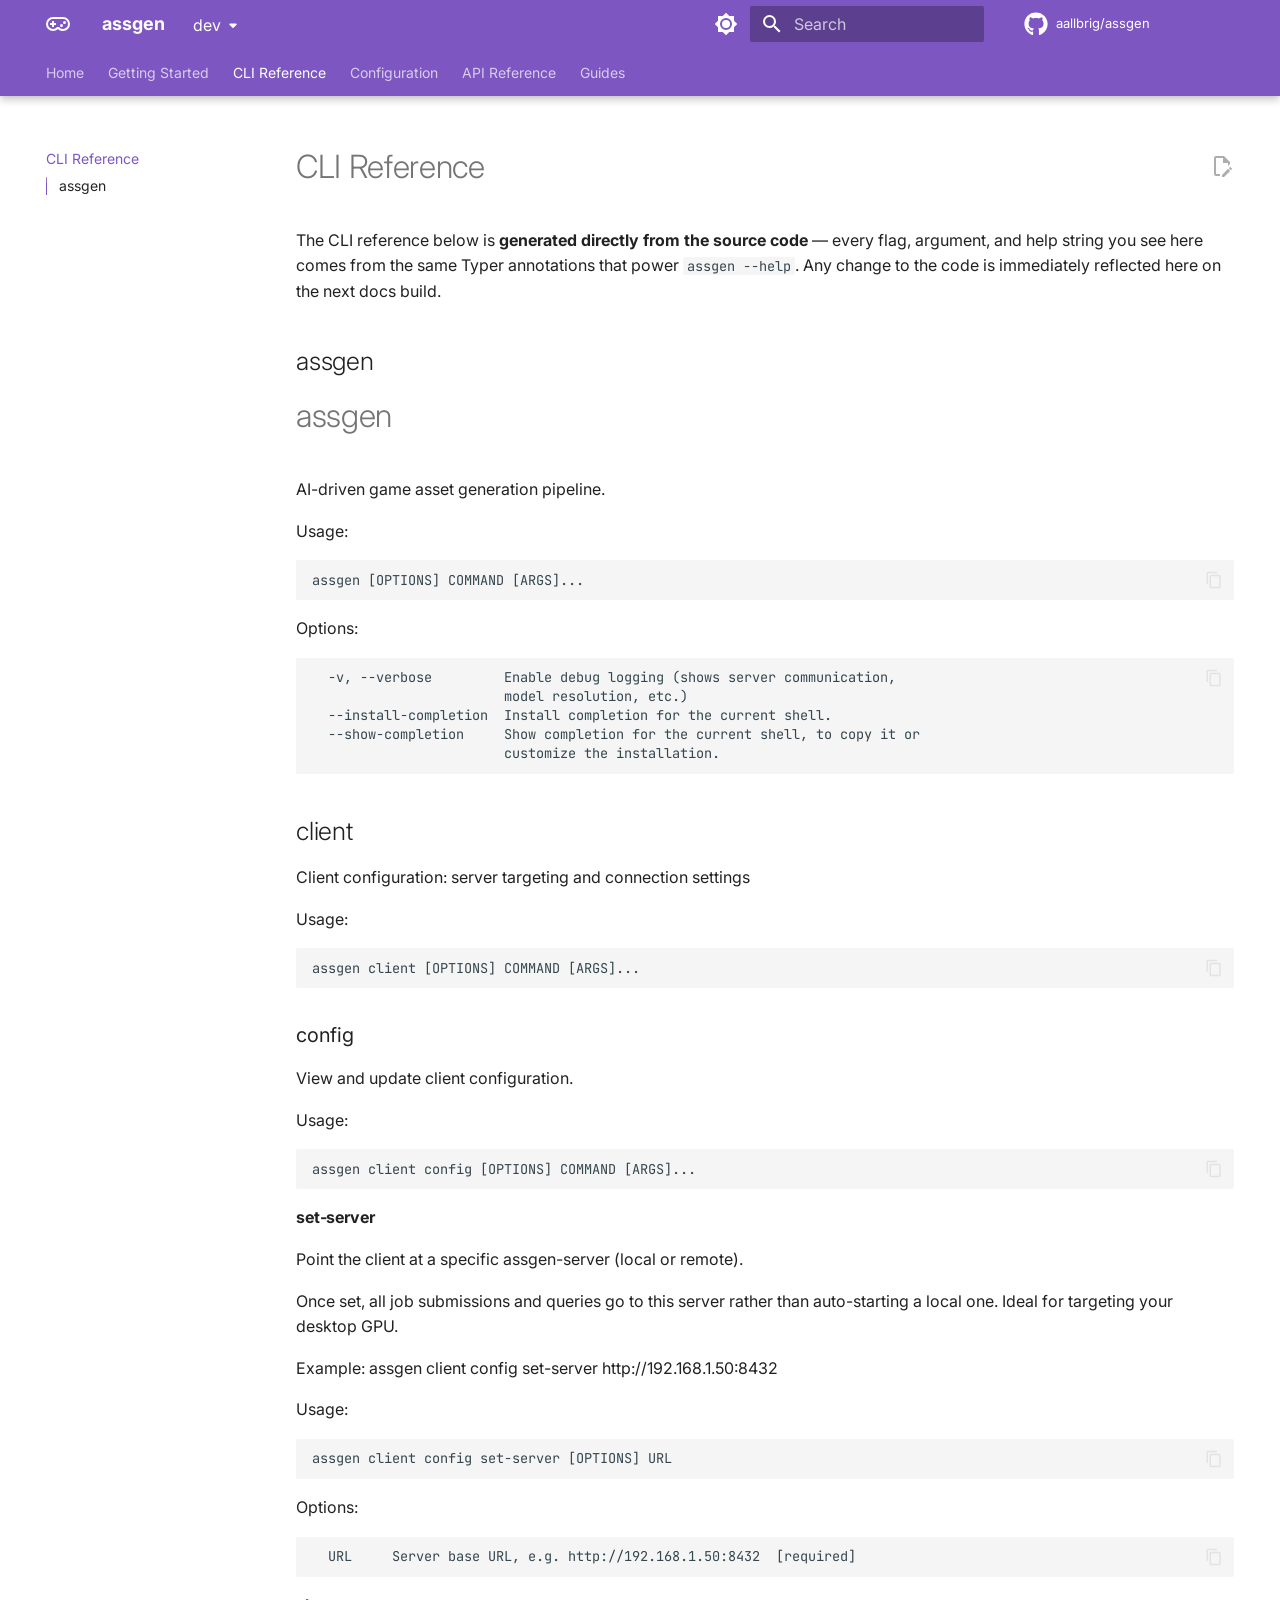
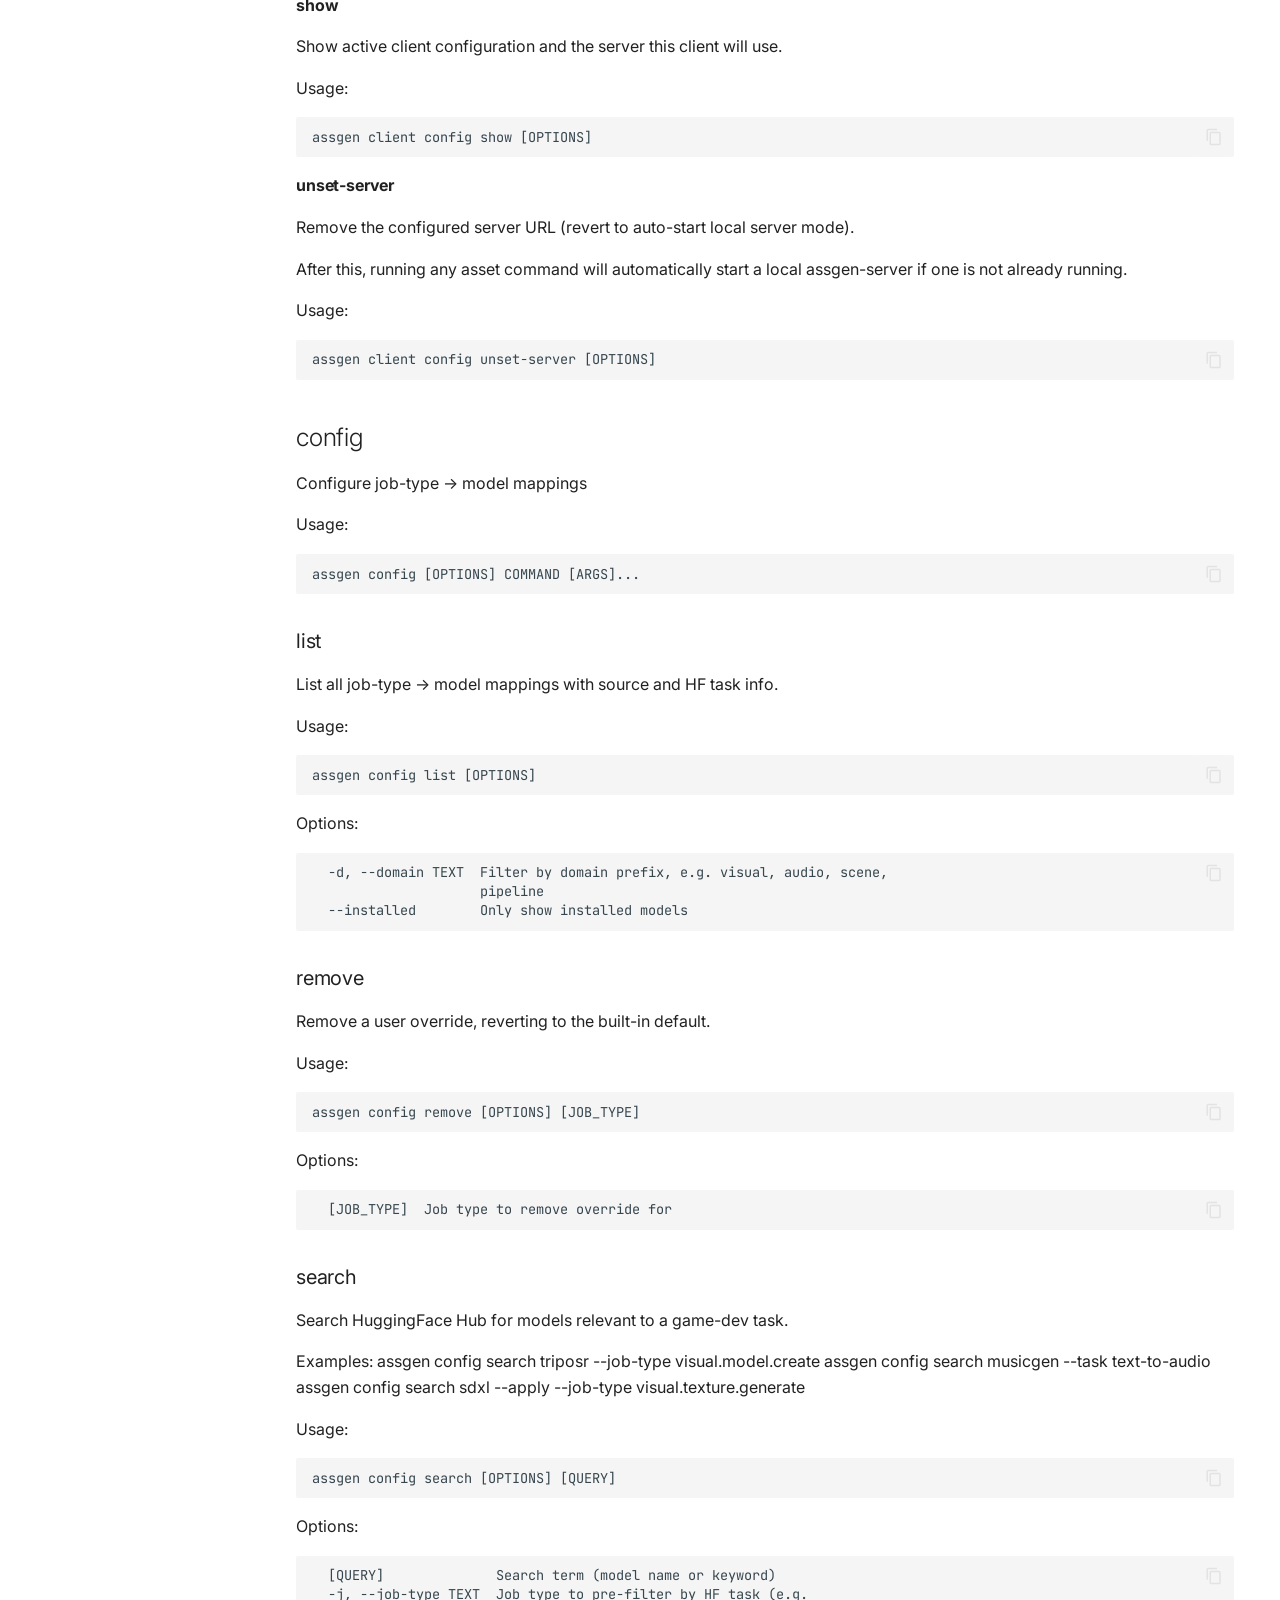
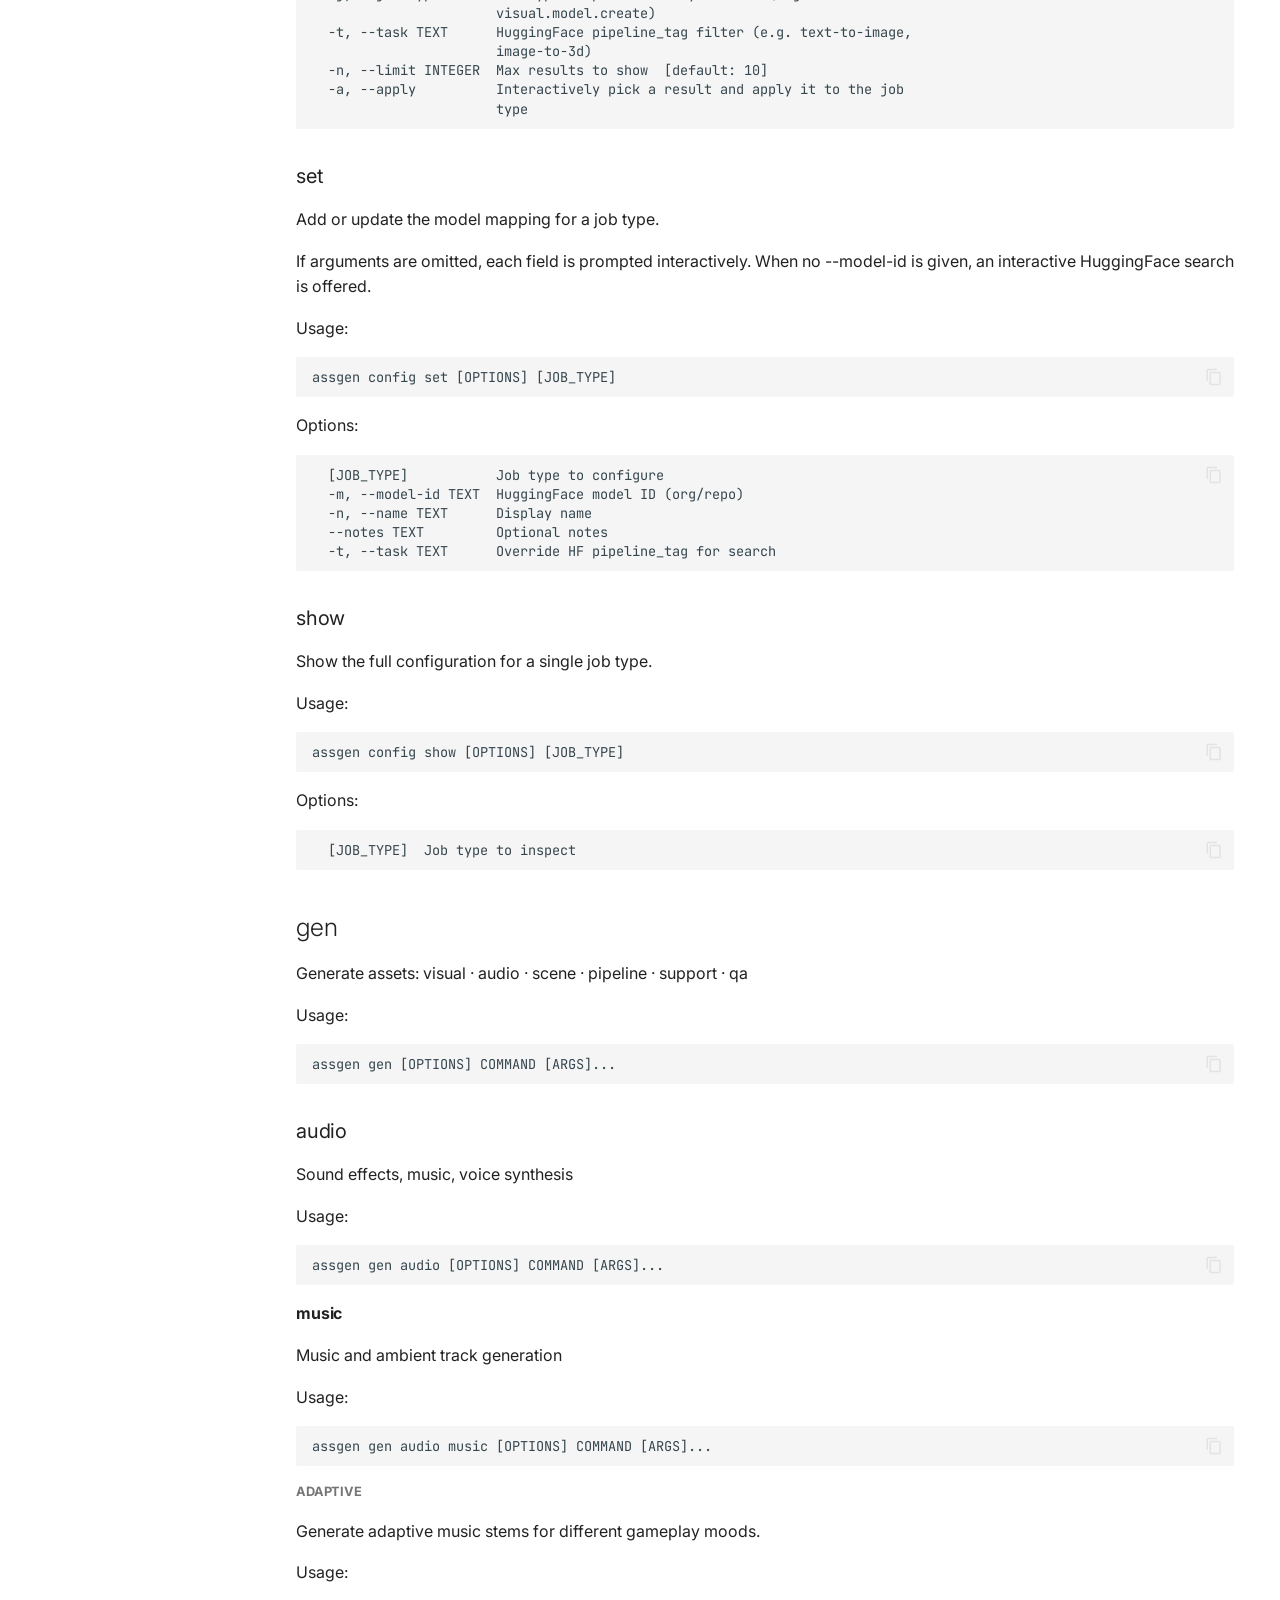
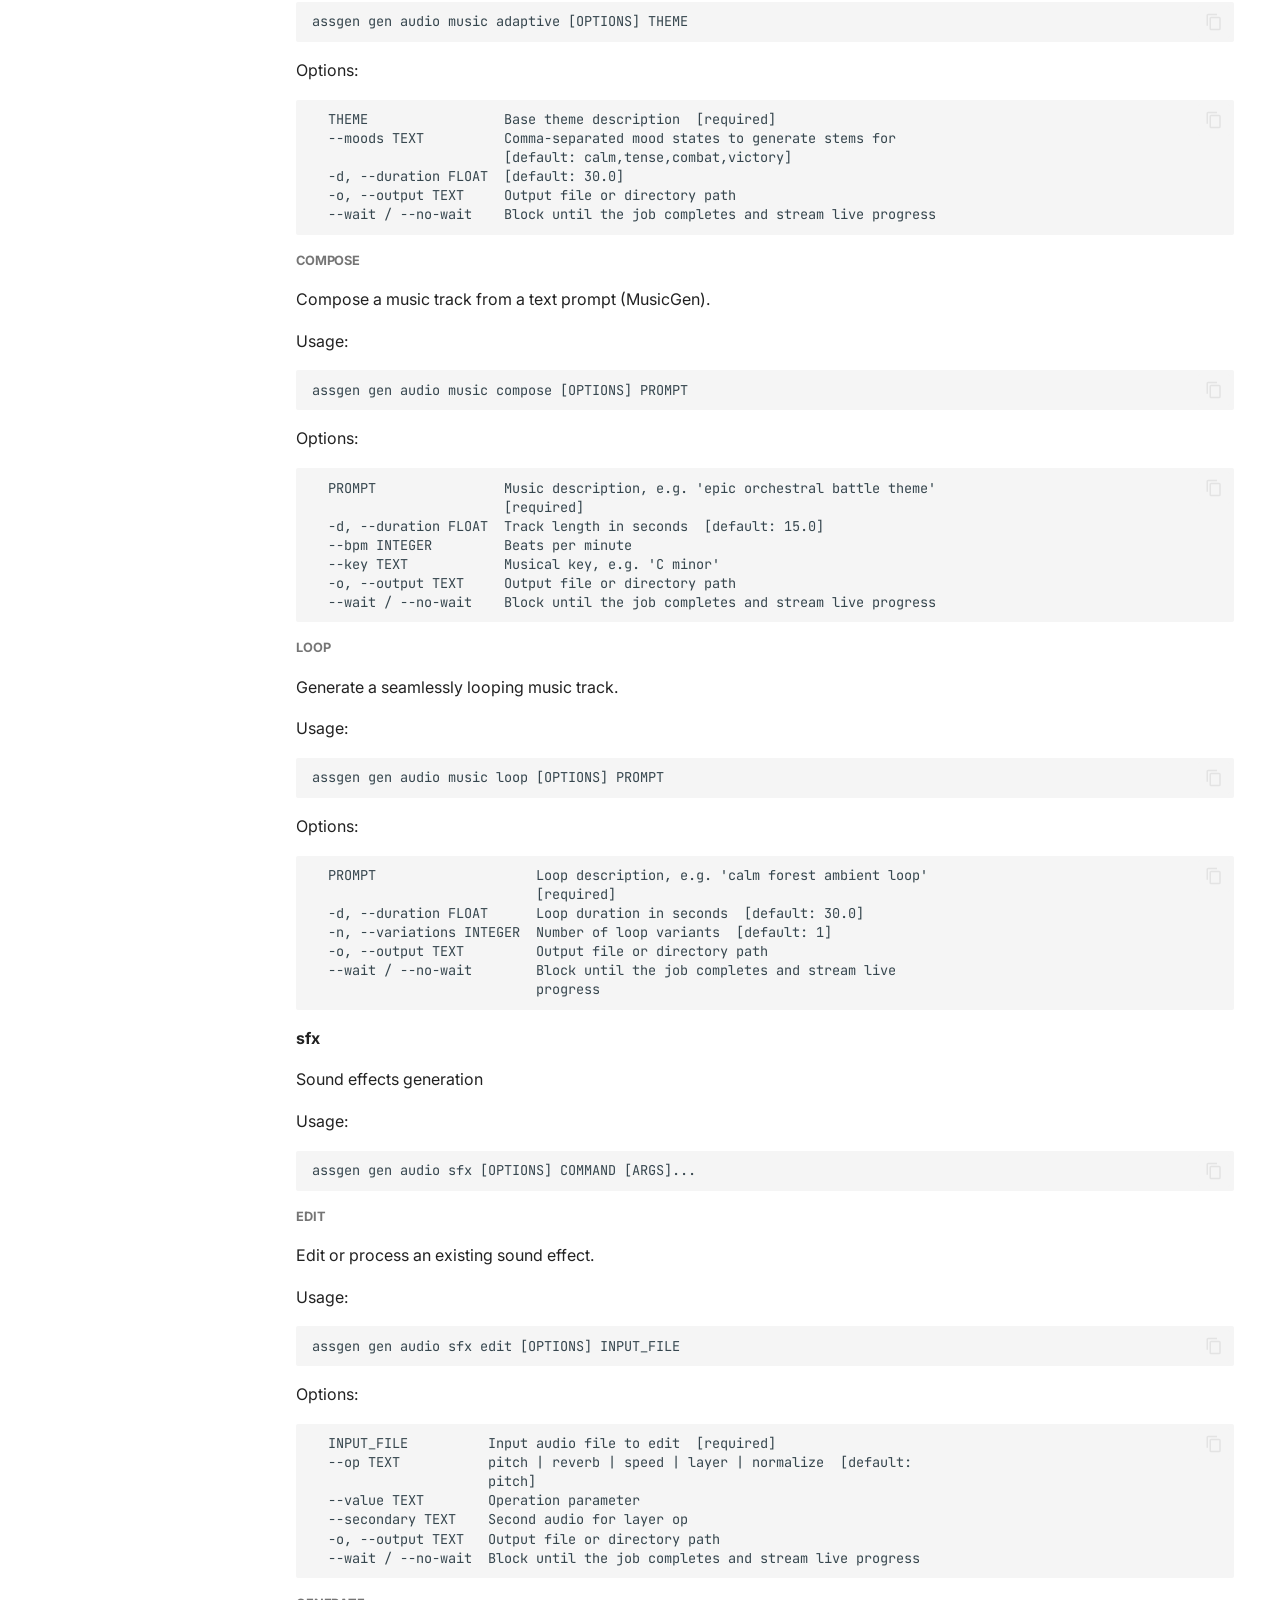
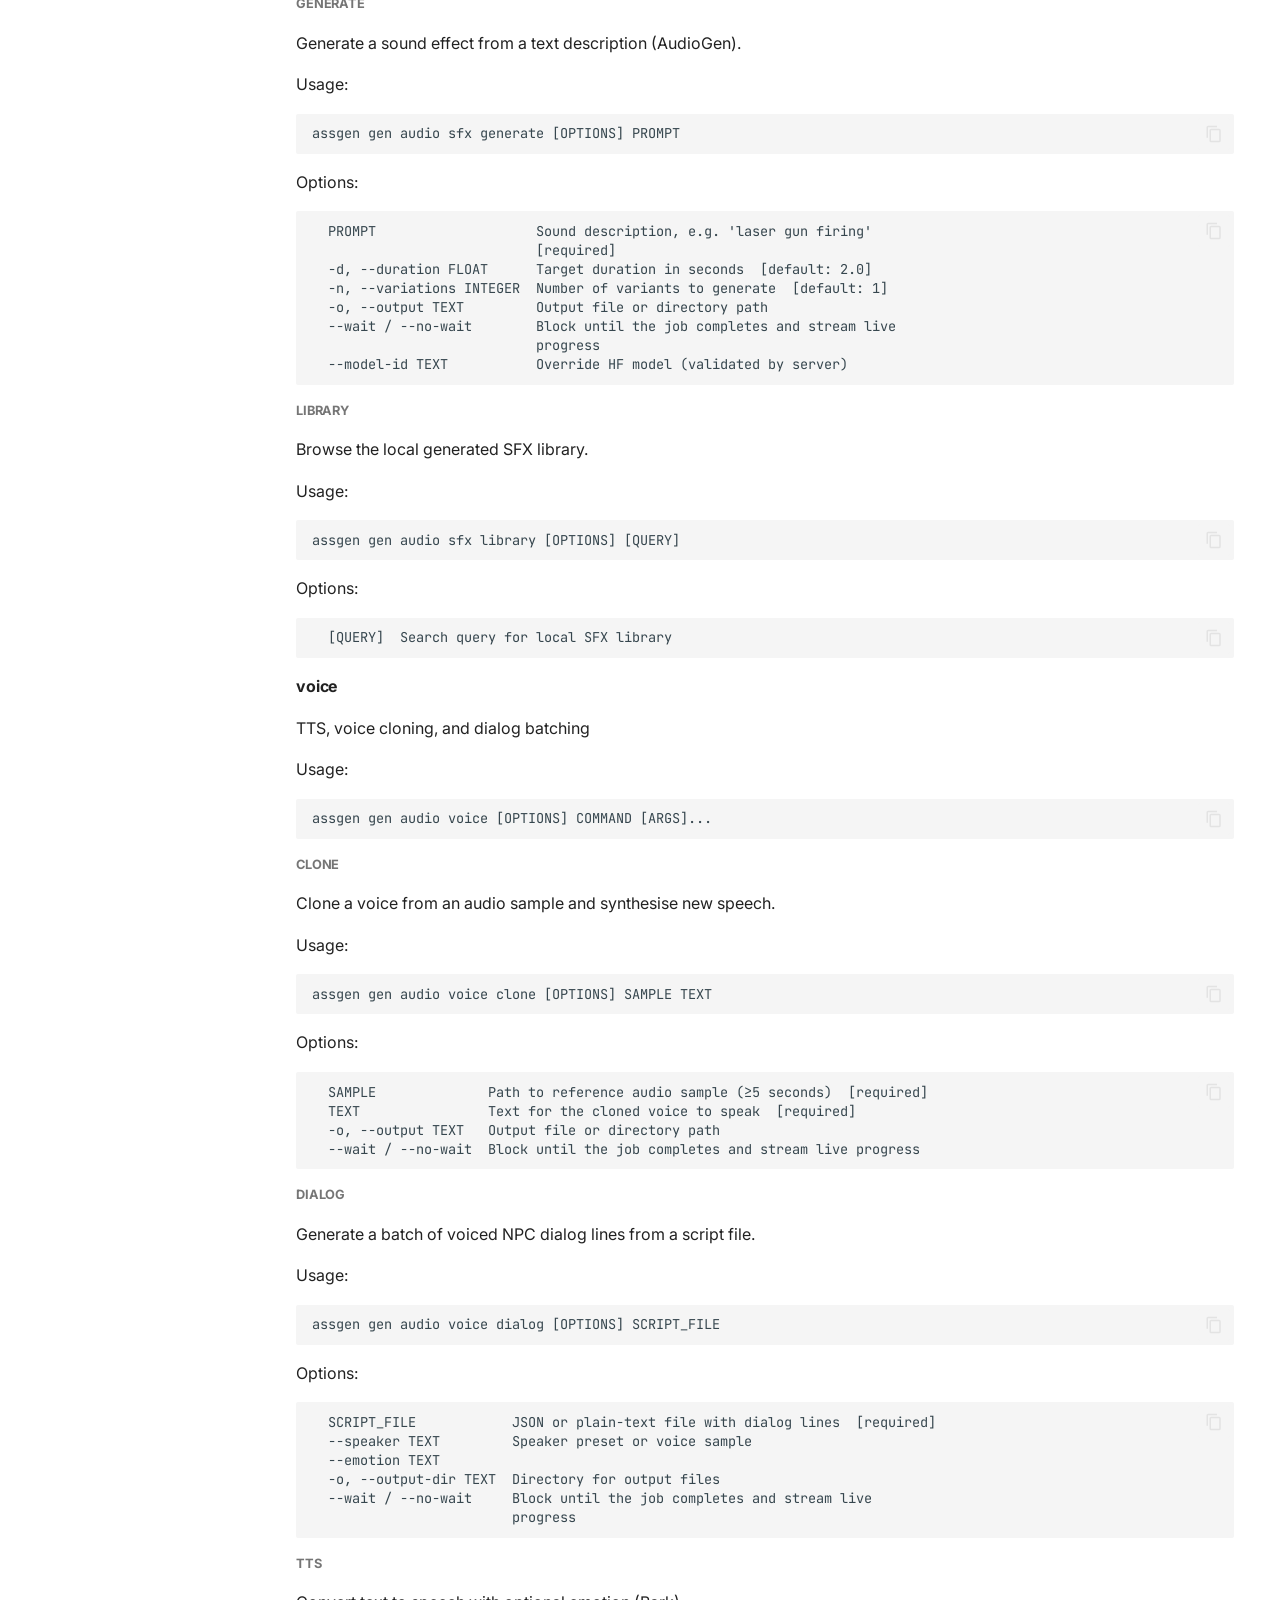
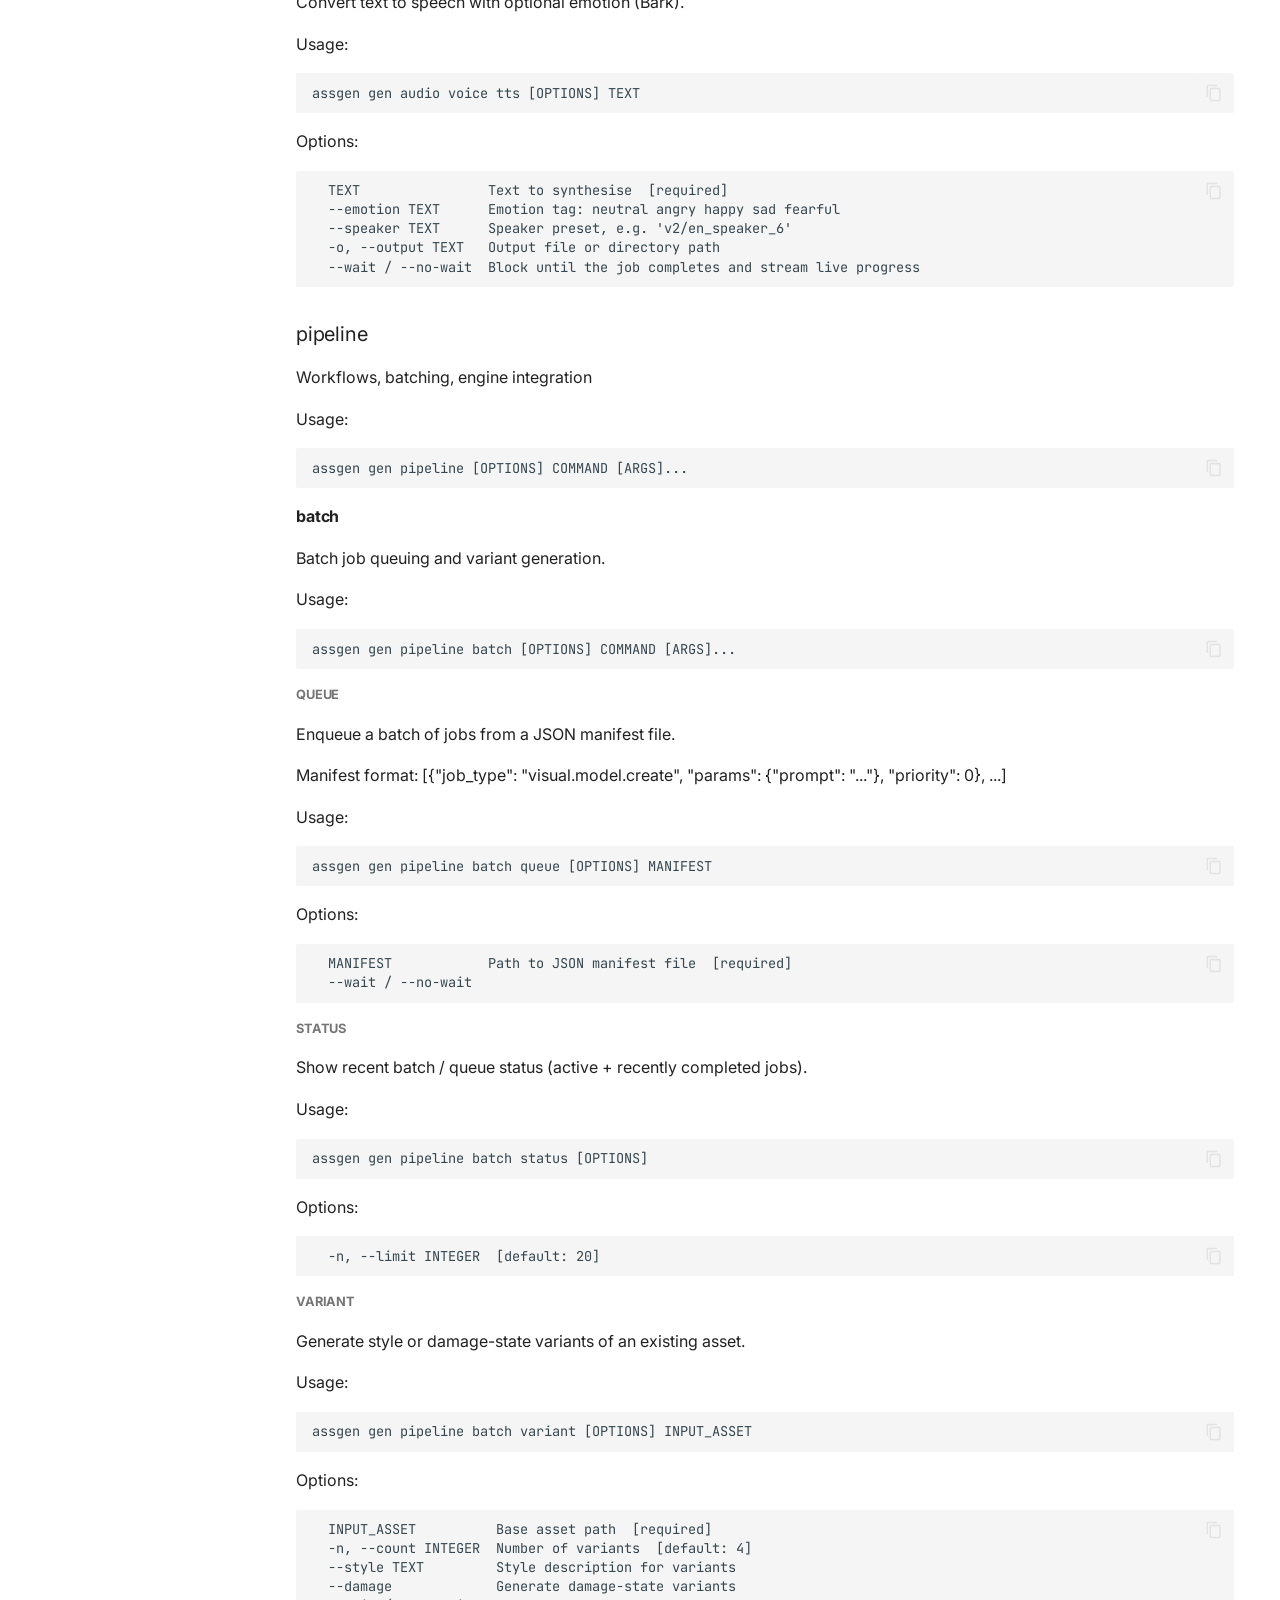
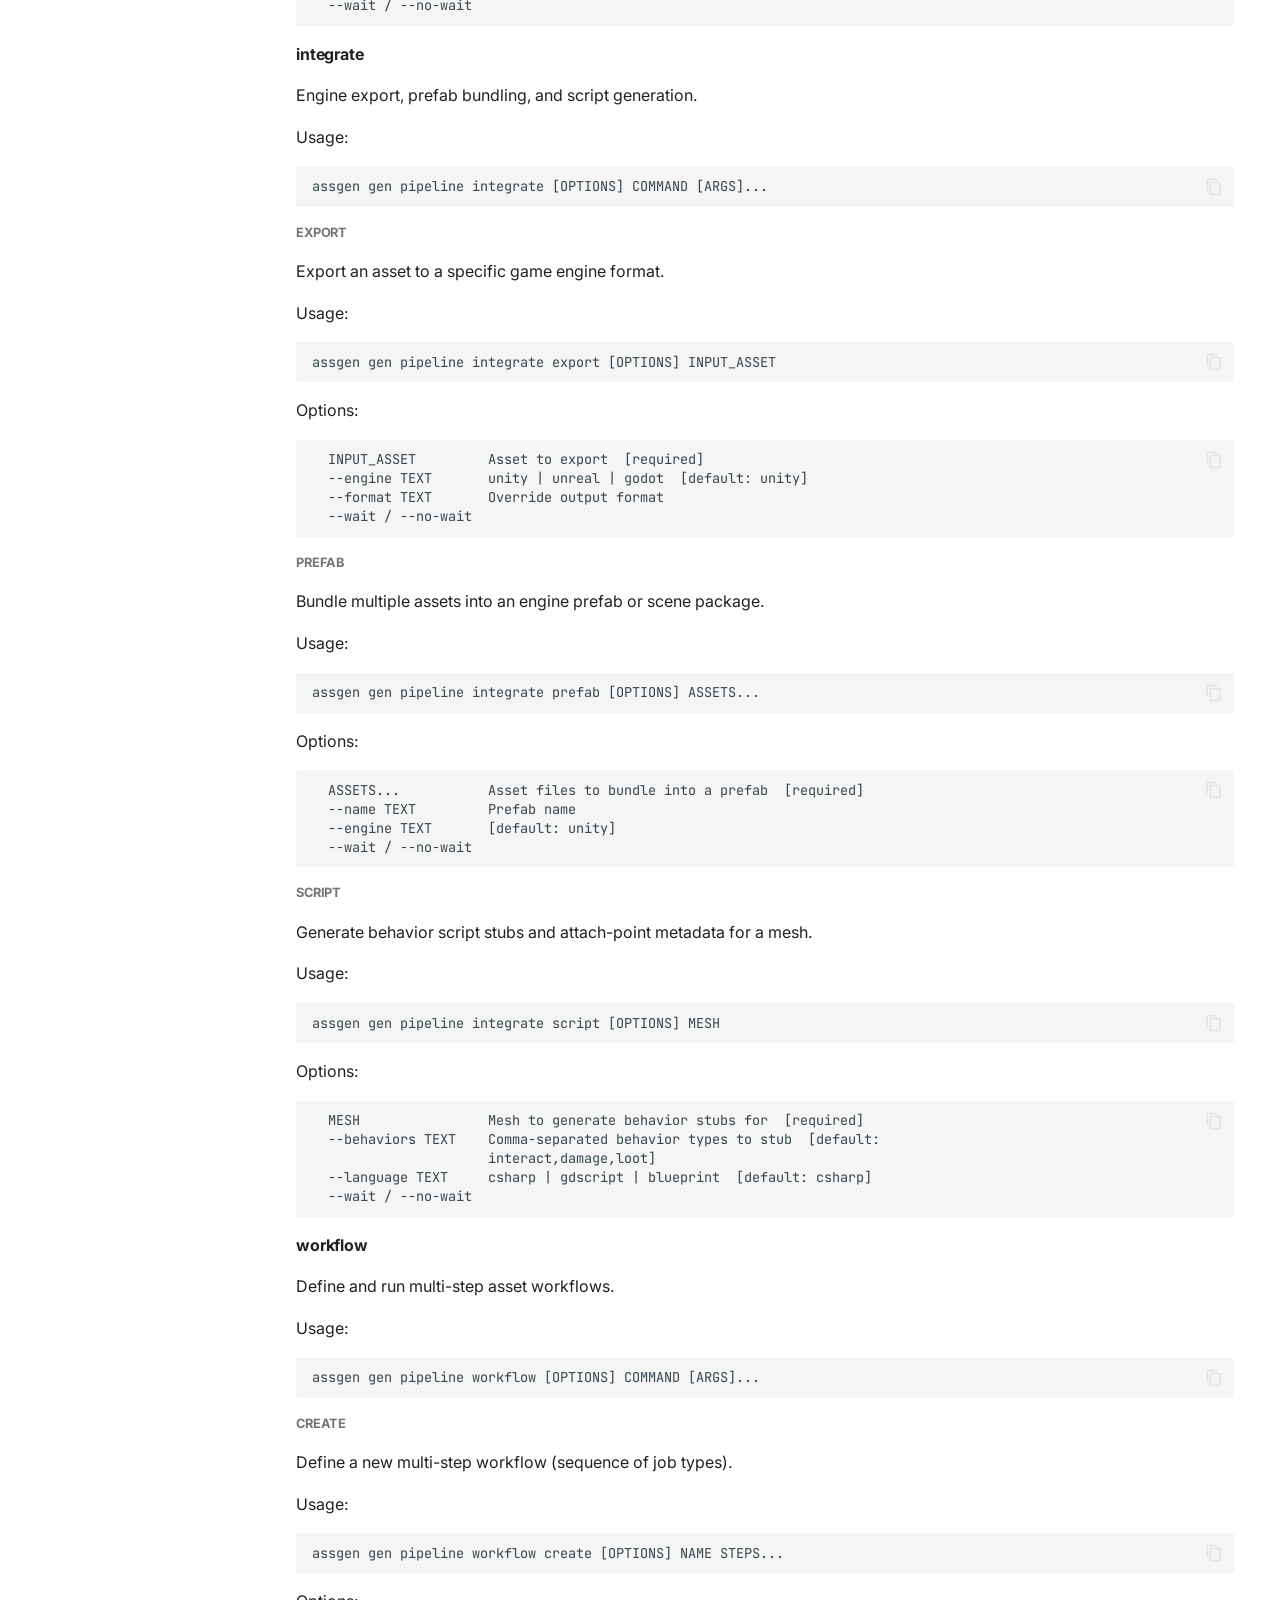
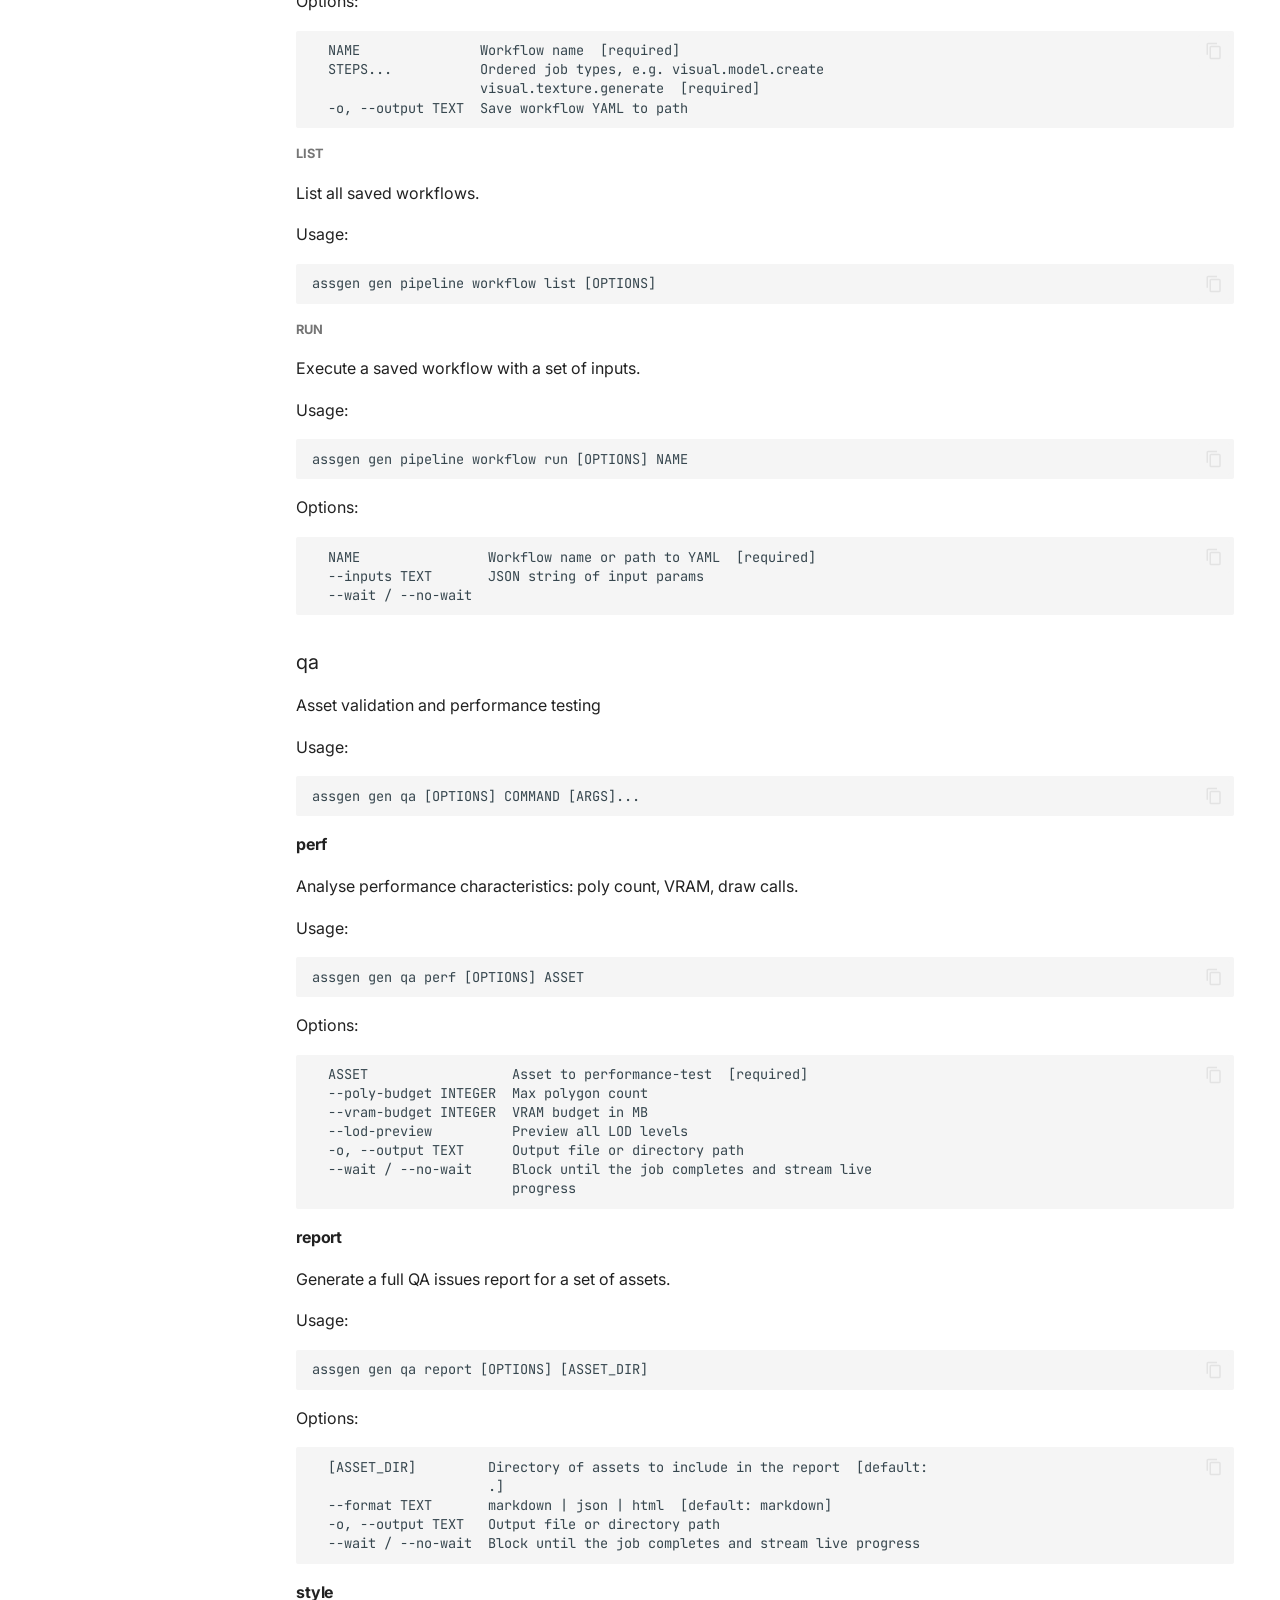
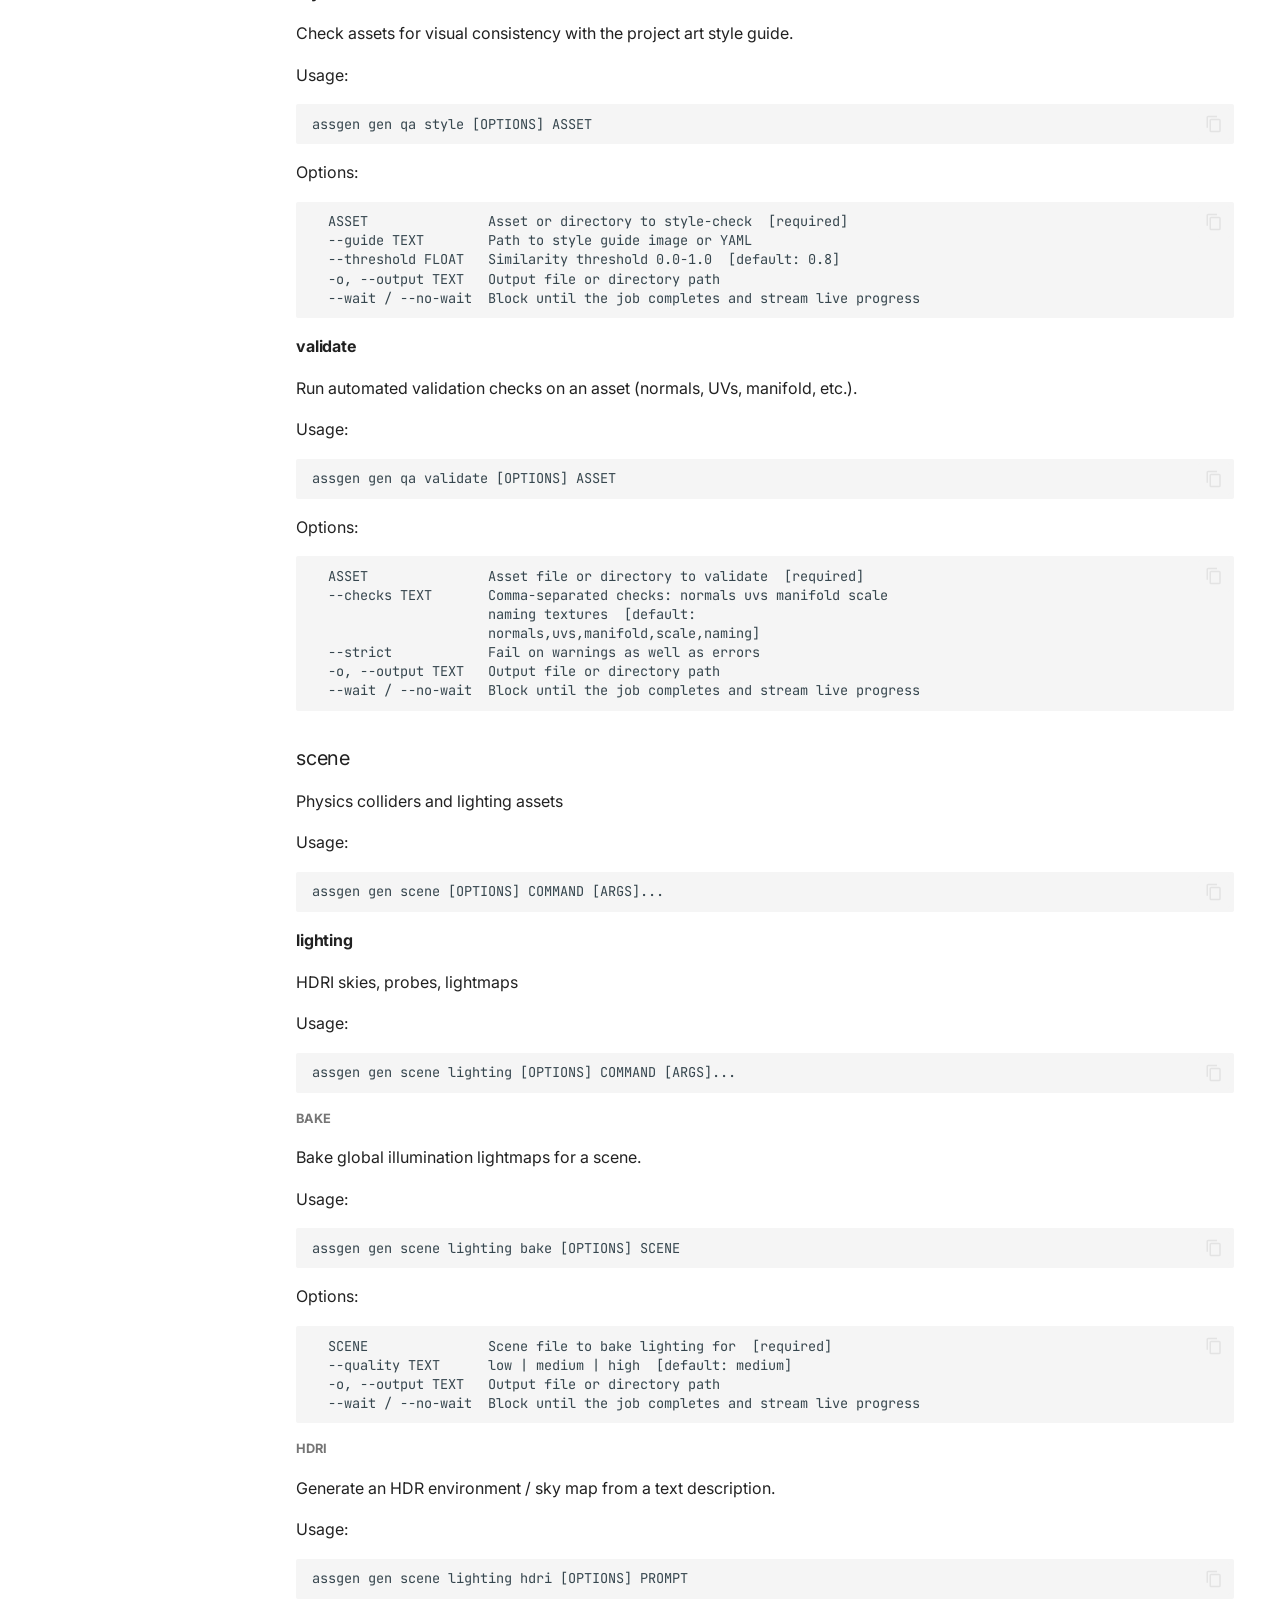
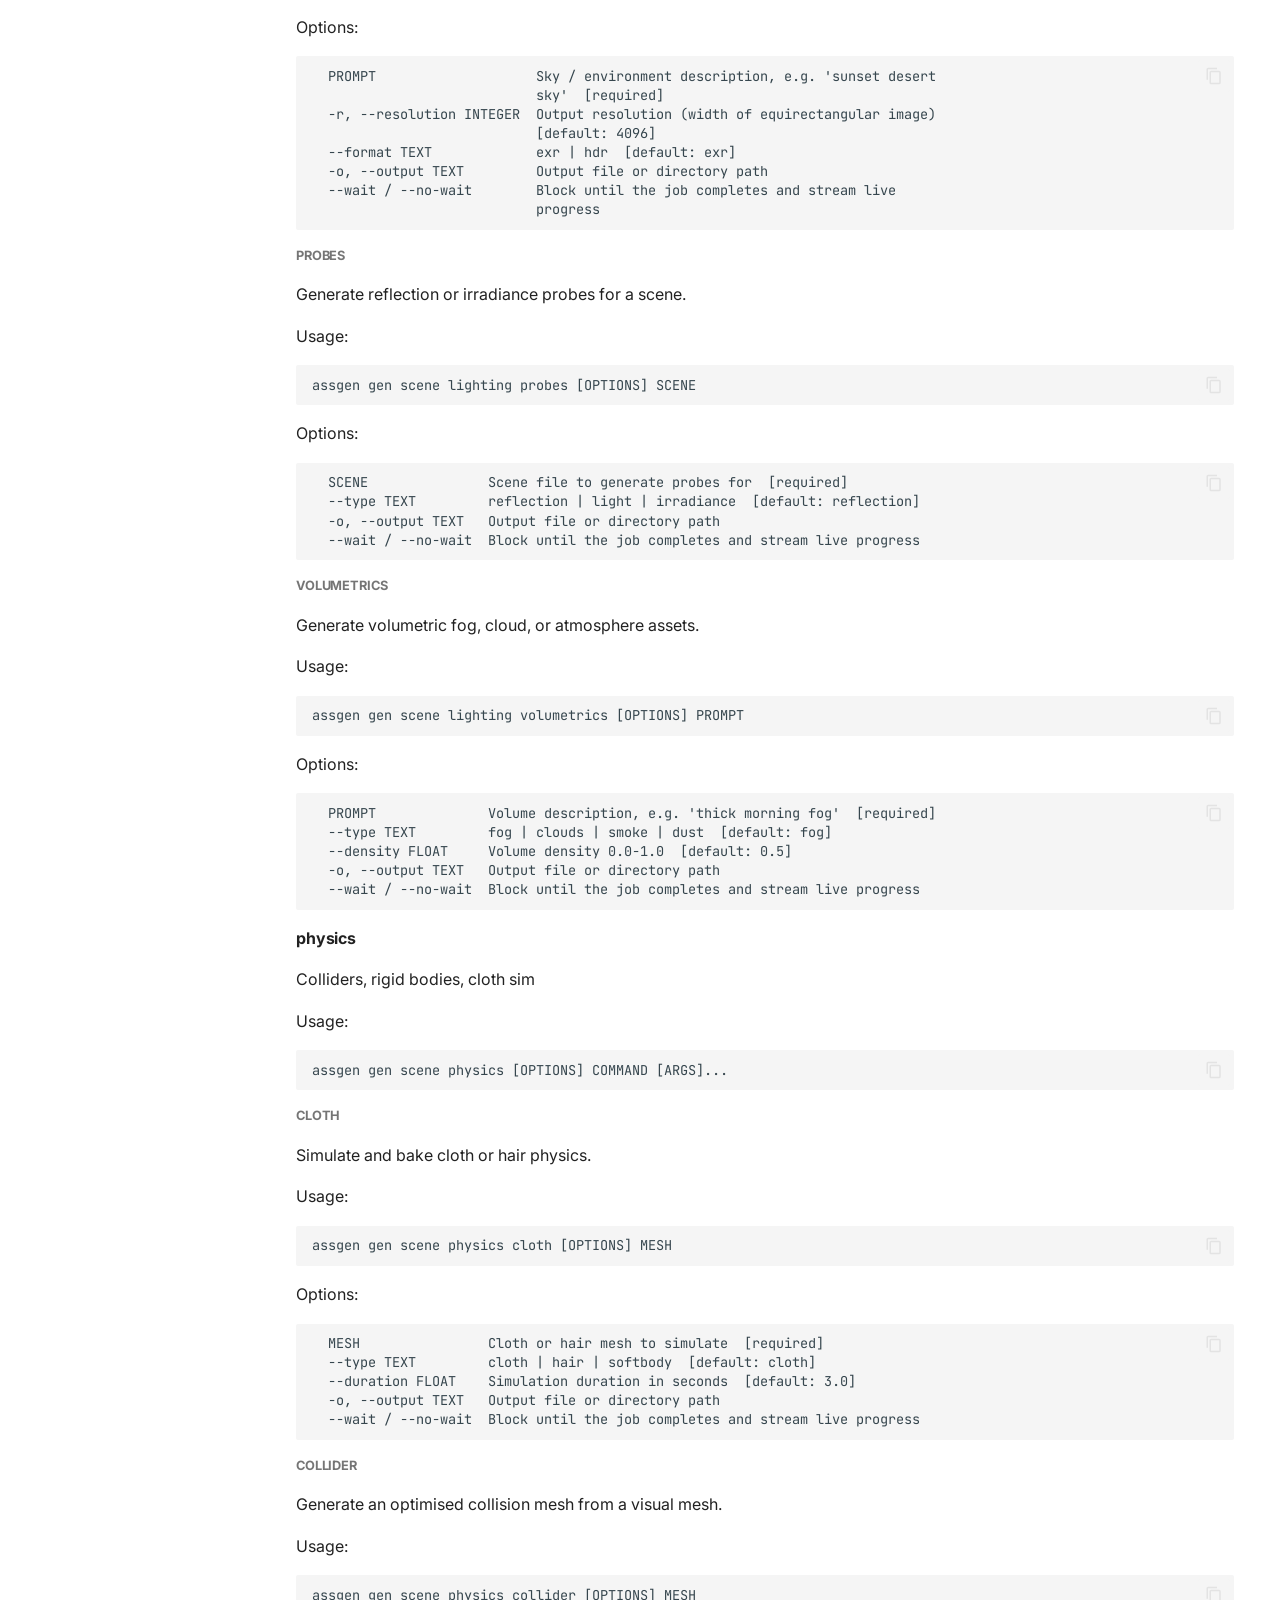
<file: dev/cli-reference/index.html>
<!doctype html>
<html lang="en" class="no-js">
  <head>
    
      <meta charset="utf-8">
      <meta name="viewport" content="width=device-width,initial-scale=1">
      
        <meta name="description" content="AI-driven game asset generation pipeline — CLI + server for 3D game development">
      
      
      
        <link rel="canonical" href="https://aallbrig.github.io/assgen/latest/cli-reference/">
      
      
        <link rel="prev" href="../quickstart/">
      
      
        <link rel="next" href="../configuration/">
      
      
        
      
      
      <link rel="icon" href="../assets/images/favicon.png">
      <meta name="generator" content="mkdocs-1.6.1, mkdocs-material-9.7.4">
    
    
      
        <title>CLI Reference - assgen</title>
      
    
    
      <link rel="stylesheet" href="../assets/stylesheets/main.484c7ddc.min.css">
      
        
        <link rel="stylesheet" href="../assets/stylesheets/palette.ab4e12ef.min.css">
      
      


    
    
      
    
    
      
        
        
        <link rel="preconnect" href="https://fonts.gstatic.com" crossorigin>
        <link rel="stylesheet" href="https://fonts.googleapis.com/css?family=Inter:300,300i,400,400i,700,700i%7CJetBrains+Mono:400,400i,700,700i&display=fallback">
        <style>:root{--md-text-font:"Inter";--md-code-font:"JetBrains Mono"}</style>
      
    
    
      <link rel="stylesheet" href="../assets/_mkdocstrings.css">
    
      <link rel="stylesheet" href="../stylesheets/extra.css">
    
    <script>__md_scope=new URL("..",location),__md_hash=e=>[...e].reduce(((e,_)=>(e<<5)-e+_.charCodeAt(0)),0),__md_get=(e,_=localStorage,t=__md_scope)=>JSON.parse(_.getItem(t.pathname+"."+e)),__md_set=(e,_,t=localStorage,a=__md_scope)=>{try{t.setItem(a.pathname+"."+e,JSON.stringify(_))}catch(e){}}</script>
    
      

    
    
  </head>
  
  
    
    
      
    
    
    
    
    <body dir="ltr" data-md-color-scheme="slate" data-md-color-primary="deep-purple" data-md-color-accent="cyan">
  
    
    <input class="md-toggle" data-md-toggle="drawer" type="checkbox" id="__drawer" autocomplete="off">
    <input class="md-toggle" data-md-toggle="search" type="checkbox" id="__search" autocomplete="off">
    <label class="md-overlay" for="__drawer"></label>
    <div data-md-component="skip">
      
        
        <a href="#cli-reference" class="md-skip">
          Skip to content
        </a>
      
    </div>
    <div data-md-component="announce">
      
    </div>
    
      <div data-md-color-scheme="default" data-md-component="outdated" hidden>
        
      </div>
    
    
      

  

<header class="md-header md-header--shadow md-header--lifted" data-md-component="header">
  <nav class="md-header__inner md-grid" aria-label="Header">
    <a href=".." title="assgen" class="md-header__button md-logo" aria-label="assgen" data-md-component="logo">
      
  
  <svg xmlns="http://www.w3.org/2000/svg" viewBox="0 0 24 24"><path d="M6 9h2v2h2v2H8v2H6v-2H4v-2h2zm12.5 0a1.5 1.5 0 0 1 1.5 1.5 1.5 1.5 0 0 1-1.5 1.5 1.5 1.5 0 0 1-1.5-1.5A1.5 1.5 0 0 1 18.5 9m-3 3a1.5 1.5 0 0 1 1.5 1.5 1.5 1.5 0 0 1-1.5 1.5 1.5 1.5 0 0 1-1.5-1.5 1.5 1.5 0 0 1 1.5-1.5M17 5a7 7 0 0 1 7 7 7 7 0 0 1-7 7c-1.96 0-3.73-.8-5-2.1A6.96 6.96 0 0 1 7 19a7 7 0 0 1-7-7 7 7 0 0 1 7-7zM7 7a5 5 0 0 0-5 5 5 5 0 0 0 5 5c1.64 0 3.09-.79 4-2h2c.91 1.21 2.36 2 4 2a5 5 0 0 0 5-5 5 5 0 0 0-5-5z"/></svg>

    </a>
    <label class="md-header__button md-icon" for="__drawer">
      
      <svg xmlns="http://www.w3.org/2000/svg" viewBox="0 0 24 24"><path d="M3 6h18v2H3zm0 5h18v2H3zm0 5h18v2H3z"/></svg>
    </label>
    <div class="md-header__title" data-md-component="header-title">
      <div class="md-header__ellipsis">
        <div class="md-header__topic">
          <span class="md-ellipsis">
            assgen
          </span>
        </div>
        <div class="md-header__topic" data-md-component="header-topic">
          <span class="md-ellipsis">
            
              CLI Reference
            
          </span>
        </div>
      </div>
    </div>
    
      
        <form class="md-header__option" data-md-component="palette">
  
    
    
    
    <input class="md-option" data-md-color-media="(prefers-color-scheme: dark)" data-md-color-scheme="slate" data-md-color-primary="deep-purple" data-md-color-accent="cyan"  aria-label="Switch to light mode"  type="radio" name="__palette" id="__palette_0">
    
      <label class="md-header__button md-icon" title="Switch to light mode" for="__palette_1" hidden>
        <svg xmlns="http://www.w3.org/2000/svg" viewBox="0 0 24 24"><path d="M12 18c-.89 0-1.74-.2-2.5-.55C11.56 16.5 13 14.42 13 12s-1.44-4.5-3.5-5.45C10.26 6.2 11.11 6 12 6a6 6 0 0 1 6 6 6 6 0 0 1-6 6m8-9.31V4h-4.69L12 .69 8.69 4H4v4.69L.69 12 4 15.31V20h4.69L12 23.31 15.31 20H20v-4.69L23.31 12z"/></svg>
      </label>
    
  
    
    
    
    <input class="md-option" data-md-color-media="(prefers-color-scheme: light)" data-md-color-scheme="default" data-md-color-primary="deep-purple" data-md-color-accent="cyan"  aria-label="Switch to dark mode"  type="radio" name="__palette" id="__palette_1">
    
      <label class="md-header__button md-icon" title="Switch to dark mode" for="__palette_0" hidden>
        <svg xmlns="http://www.w3.org/2000/svg" viewBox="0 0 24 24"><path d="M12 8a4 4 0 0 0-4 4 4 4 0 0 0 4 4 4 4 0 0 0 4-4 4 4 0 0 0-4-4m0 10a6 6 0 0 1-6-6 6 6 0 0 1 6-6 6 6 0 0 1 6 6 6 6 0 0 1-6 6m8-9.31V4h-4.69L12 .69 8.69 4H4v4.69L.69 12 4 15.31V20h4.69L12 23.31 15.31 20H20v-4.69L23.31 12z"/></svg>
      </label>
    
  
</form>
      
    
    
      <script>var palette=__md_get("__palette");if(palette&&palette.color){if("(prefers-color-scheme)"===palette.color.media){var media=matchMedia("(prefers-color-scheme: light)"),input=document.querySelector(media.matches?"[data-md-color-media='(prefers-color-scheme: light)']":"[data-md-color-media='(prefers-color-scheme: dark)']");palette.color.media=input.getAttribute("data-md-color-media"),palette.color.scheme=input.getAttribute("data-md-color-scheme"),palette.color.primary=input.getAttribute("data-md-color-primary"),palette.color.accent=input.getAttribute("data-md-color-accent")}for(var[key,value]of Object.entries(palette.color))document.body.setAttribute("data-md-color-"+key,value)}</script>
    
    
    
      
      
        <label class="md-header__button md-icon" for="__search">
          
          <svg xmlns="http://www.w3.org/2000/svg" viewBox="0 0 24 24"><path d="M9.5 3A6.5 6.5 0 0 1 16 9.5c0 1.61-.59 3.09-1.56 4.23l.27.27h.79l5 5-1.5 1.5-5-5v-.79l-.27-.27A6.52 6.52 0 0 1 9.5 16 6.5 6.5 0 0 1 3 9.5 6.5 6.5 0 0 1 9.5 3m0 2C7 5 5 7 5 9.5S7 14 9.5 14 14 12 14 9.5 12 5 9.5 5"/></svg>
        </label>
        <div class="md-search" data-md-component="search" role="dialog">
  <label class="md-search__overlay" for="__search"></label>
  <div class="md-search__inner" role="search">
    <form class="md-search__form" name="search">
      <input type="text" class="md-search__input" name="query" aria-label="Search" placeholder="Search" autocapitalize="off" autocorrect="off" autocomplete="off" spellcheck="false" data-md-component="search-query" required>
      <label class="md-search__icon md-icon" for="__search">
        
        <svg xmlns="http://www.w3.org/2000/svg" viewBox="0 0 24 24"><path d="M9.5 3A6.5 6.5 0 0 1 16 9.5c0 1.61-.59 3.09-1.56 4.23l.27.27h.79l5 5-1.5 1.5-5-5v-.79l-.27-.27A6.52 6.52 0 0 1 9.5 16 6.5 6.5 0 0 1 3 9.5 6.5 6.5 0 0 1 9.5 3m0 2C7 5 5 7 5 9.5S7 14 9.5 14 14 12 14 9.5 12 5 9.5 5"/></svg>
        
        <svg xmlns="http://www.w3.org/2000/svg" viewBox="0 0 24 24"><path d="M20 11v2H8l5.5 5.5-1.42 1.42L4.16 12l7.92-7.92L13.5 5.5 8 11z"/></svg>
      </label>
      <nav class="md-search__options" aria-label="Search">
        
        <button type="reset" class="md-search__icon md-icon" title="Clear" aria-label="Clear" tabindex="-1">
          
          <svg xmlns="http://www.w3.org/2000/svg" viewBox="0 0 24 24"><path d="M19 6.41 17.59 5 12 10.59 6.41 5 5 6.41 10.59 12 5 17.59 6.41 19 12 13.41 17.59 19 19 17.59 13.41 12z"/></svg>
        </button>
      </nav>
      
        <div class="md-search__suggest" data-md-component="search-suggest"></div>
      
    </form>
    <div class="md-search__output">
      <div class="md-search__scrollwrap" tabindex="0" data-md-scrollfix>
        <div class="md-search-result" data-md-component="search-result">
          <div class="md-search-result__meta">
            Initializing search
          </div>
          <ol class="md-search-result__list" role="presentation"></ol>
        </div>
      </div>
    </div>
  </div>
</div>
      
    
    
      <div class="md-header__source">
        <a href="https://github.com/aallbrig/assgen" title="Go to repository" class="md-source" data-md-component="source">
  <div class="md-source__icon md-icon">
    
    <svg xmlns="http://www.w3.org/2000/svg" viewBox="0 0 512 512"><!--! Font Awesome Free 7.1.0 by @fontawesome - https://fontawesome.com License - https://fontawesome.com/license/free (Icons: CC BY 4.0, Fonts: SIL OFL 1.1, Code: MIT License) Copyright 2025 Fonticons, Inc.--><path d="M173.9 397.4c0 2-2.3 3.6-5.2 3.6-3.3.3-5.6-1.3-5.6-3.6 0-2 2.3-3.6 5.2-3.6 3-.3 5.6 1.3 5.6 3.6m-31.1-4.5c-.7 2 1.3 4.3 4.3 4.9 2.6 1 5.6 0 6.2-2s-1.3-4.3-4.3-5.2c-2.6-.7-5.5.3-6.2 2.3m44.2-1.7c-2.9.7-4.9 2.6-4.6 4.9.3 2 2.9 3.3 5.9 2.6 2.9-.7 4.9-2.6 4.6-4.6-.3-1.9-3-3.2-5.9-2.9M252.8 8C114.1 8 8 113.3 8 252c0 110.9 69.8 205.8 169.5 239.2 12.8 2.3 17.3-5.6 17.3-12.1 0-6.2-.3-40.4-.3-61.4 0 0-70 15-84.7-29.8 0 0-11.4-29.1-27.8-36.6 0 0-22.9-15.7 1.6-15.4 0 0 24.9 2 38.6 25.8 21.9 38.6 58.6 27.5 72.9 20.9 2.3-16 8.8-27.1 16-33.7-55.9-6.2-112.3-14.3-112.3-110.5 0-27.5 7.6-41.3 23.6-58.9-2.6-6.5-11.1-33.3 2.6-67.9 20.9-6.5 69 27 69 27 20-5.6 41.5-8.5 62.8-8.5s42.8 2.9 62.8 8.5c0 0 48.1-33.6 69-27 13.7 34.7 5.2 61.4 2.6 67.9 16 17.7 25.8 31.5 25.8 58.9 0 96.5-58.9 104.2-114.8 110.5 9.2 7.9 17 22.9 17 46.4 0 33.7-.3 75.4-.3 83.6 0 6.5 4.6 14.4 17.3 12.1C436.2 457.8 504 362.9 504 252 504 113.3 391.5 8 252.8 8M105.2 352.9c-1.3 1-1 3.3.7 5.2 1.6 1.6 3.9 2.3 5.2 1 1.3-1 1-3.3-.7-5.2-1.6-1.6-3.9-2.3-5.2-1m-10.8-8.1c-.7 1.3.3 2.9 2.3 3.9 1.6 1 3.6.7 4.3-.7.7-1.3-.3-2.9-2.3-3.9-2-.6-3.6-.3-4.3.7m32.4 35.6c-1.6 1.3-1 4.3 1.3 6.2 2.3 2.3 5.2 2.6 6.5 1 1.3-1.3.7-4.3-1.3-6.2-2.2-2.3-5.2-2.6-6.5-1m-11.4-14.7c-1.6 1-1.6 3.6 0 5.9s4.3 3.3 5.6 2.3c1.6-1.3 1.6-3.9 0-6.2-1.4-2.3-4-3.3-5.6-2"/></svg>
  </div>
  <div class="md-source__repository">
    aallbrig/assgen
  </div>
</a>
      </div>
    
  </nav>
  
    
      
<nav class="md-tabs" aria-label="Tabs" data-md-component="tabs">
  <div class="md-grid">
    <ul class="md-tabs__list">
      
        
  
  
  
  
    <li class="md-tabs__item">
      <a href=".." class="md-tabs__link">
        
  
  
    
  
  Home

      </a>
    </li>
  

      
        
  
  
  
  
    
    
      <li class="md-tabs__item">
        <a href="../install/" class="md-tabs__link">
          
  
  
  Getting Started

        </a>
      </li>
    
  

      
        
  
  
  
    
  
  
    <li class="md-tabs__item md-tabs__item--active">
      <a href="./" class="md-tabs__link">
        
  
  
    
  
  CLI Reference

      </a>
    </li>
  

      
        
  
  
  
  
    
    
      <li class="md-tabs__item">
        <a href="../configuration/" class="md-tabs__link">
          
  
  
  Configuration

        </a>
      </li>
    
  

      
        
  
  
  
  
    <li class="md-tabs__item">
      <a href="../api-reference/" class="md-tabs__link">
        
  
  
    
  
  API Reference

      </a>
    </li>
  

      
        
  
  
  
  
    
    
      <li class="md-tabs__item">
        <a href="../ux-design/" class="md-tabs__link">
          
  
  
  Guides

        </a>
      </li>
    
  

      
    </ul>
  </div>
</nav>
    
  
</header>
    
    <div class="md-container" data-md-component="container">
      
      
        
      
      <main class="md-main" data-md-component="main">
        <div class="md-main__inner md-grid">
          
            
              
              <div class="md-sidebar md-sidebar--primary" data-md-component="sidebar" data-md-type="navigation" >
                <div class="md-sidebar__scrollwrap">
                  <div class="md-sidebar__inner">
                    


  


  

<nav class="md-nav md-nav--primary md-nav--lifted md-nav--integrated" aria-label="Navigation" data-md-level="0">
  <label class="md-nav__title" for="__drawer">
    <a href=".." title="assgen" class="md-nav__button md-logo" aria-label="assgen" data-md-component="logo">
      
  
  <svg xmlns="http://www.w3.org/2000/svg" viewBox="0 0 24 24"><path d="M6 9h2v2h2v2H8v2H6v-2H4v-2h2zm12.5 0a1.5 1.5 0 0 1 1.5 1.5 1.5 1.5 0 0 1-1.5 1.5 1.5 1.5 0 0 1-1.5-1.5A1.5 1.5 0 0 1 18.5 9m-3 3a1.5 1.5 0 0 1 1.5 1.5 1.5 1.5 0 0 1-1.5 1.5 1.5 1.5 0 0 1-1.5-1.5 1.5 1.5 0 0 1 1.5-1.5M17 5a7 7 0 0 1 7 7 7 7 0 0 1-7 7c-1.96 0-3.73-.8-5-2.1A6.96 6.96 0 0 1 7 19a7 7 0 0 1-7-7 7 7 0 0 1 7-7zM7 7a5 5 0 0 0-5 5 5 5 0 0 0 5 5c1.64 0 3.09-.79 4-2h2c.91 1.21 2.36 2 4 2a5 5 0 0 0 5-5 5 5 0 0 0-5-5z"/></svg>

    </a>
    assgen
  </label>
  
    <div class="md-nav__source">
      <a href="https://github.com/aallbrig/assgen" title="Go to repository" class="md-source" data-md-component="source">
  <div class="md-source__icon md-icon">
    
    <svg xmlns="http://www.w3.org/2000/svg" viewBox="0 0 512 512"><!--! Font Awesome Free 7.1.0 by @fontawesome - https://fontawesome.com License - https://fontawesome.com/license/free (Icons: CC BY 4.0, Fonts: SIL OFL 1.1, Code: MIT License) Copyright 2025 Fonticons, Inc.--><path d="M173.9 397.4c0 2-2.3 3.6-5.2 3.6-3.3.3-5.6-1.3-5.6-3.6 0-2 2.3-3.6 5.2-3.6 3-.3 5.6 1.3 5.6 3.6m-31.1-4.5c-.7 2 1.3 4.3 4.3 4.9 2.6 1 5.6 0 6.2-2s-1.3-4.3-4.3-5.2c-2.6-.7-5.5.3-6.2 2.3m44.2-1.7c-2.9.7-4.9 2.6-4.6 4.9.3 2 2.9 3.3 5.9 2.6 2.9-.7 4.9-2.6 4.6-4.6-.3-1.9-3-3.2-5.9-2.9M252.8 8C114.1 8 8 113.3 8 252c0 110.9 69.8 205.8 169.5 239.2 12.8 2.3 17.3-5.6 17.3-12.1 0-6.2-.3-40.4-.3-61.4 0 0-70 15-84.7-29.8 0 0-11.4-29.1-27.8-36.6 0 0-22.9-15.7 1.6-15.4 0 0 24.9 2 38.6 25.8 21.9 38.6 58.6 27.5 72.9 20.9 2.3-16 8.8-27.1 16-33.7-55.9-6.2-112.3-14.3-112.3-110.5 0-27.5 7.6-41.3 23.6-58.9-2.6-6.5-11.1-33.3 2.6-67.9 20.9-6.5 69 27 69 27 20-5.6 41.5-8.5 62.8-8.5s42.8 2.9 62.8 8.5c0 0 48.1-33.6 69-27 13.7 34.7 5.2 61.4 2.6 67.9 16 17.7 25.8 31.5 25.8 58.9 0 96.5-58.9 104.2-114.8 110.5 9.2 7.9 17 22.9 17 46.4 0 33.7-.3 75.4-.3 83.6 0 6.5 4.6 14.4 17.3 12.1C436.2 457.8 504 362.9 504 252 504 113.3 391.5 8 252.8 8M105.2 352.9c-1.3 1-1 3.3.7 5.2 1.6 1.6 3.9 2.3 5.2 1 1.3-1 1-3.3-.7-5.2-1.6-1.6-3.9-2.3-5.2-1m-10.8-8.1c-.7 1.3.3 2.9 2.3 3.9 1.6 1 3.6.7 4.3-.7.7-1.3-.3-2.9-2.3-3.9-2-.6-3.6-.3-4.3.7m32.4 35.6c-1.6 1.3-1 4.3 1.3 6.2 2.3 2.3 5.2 2.6 6.5 1 1.3-1.3.7-4.3-1.3-6.2-2.2-2.3-5.2-2.6-6.5-1m-11.4-14.7c-1.6 1-1.6 3.6 0 5.9s4.3 3.3 5.6 2.3c1.6-1.3 1.6-3.9 0-6.2-1.4-2.3-4-3.3-5.6-2"/></svg>
  </div>
  <div class="md-source__repository">
    aallbrig/assgen
  </div>
</a>
    </div>
  
  <ul class="md-nav__list" data-md-scrollfix>
    
      
      
  
  
  
  
    <li class="md-nav__item">
      <a href=".." class="md-nav__link">
        
  
  
  <span class="md-ellipsis">
    
  
    Home
  

    
  </span>
  
  

      </a>
    </li>
  

    
      
      
  
  
  
  
    
    
    
    
      
      
        
      
    
    
    <li class="md-nav__item md-nav__item--nested">
      
        
        
          
        
        <input class="md-nav__toggle md-toggle md-toggle--indeterminate" type="checkbox" id="__nav_2" >
        
          
          <label class="md-nav__link" for="__nav_2" id="__nav_2_label" tabindex="0">
            
  
  
  <span class="md-ellipsis">
    
  
    Getting Started
  

    
  </span>
  
  

            <span class="md-nav__icon md-icon"></span>
          </label>
        
        <nav class="md-nav" data-md-level="1" aria-labelledby="__nav_2_label" aria-expanded="false">
          <label class="md-nav__title" for="__nav_2">
            <span class="md-nav__icon md-icon"></span>
            
  
    Getting Started
  

          </label>
          <ul class="md-nav__list" data-md-scrollfix>
            
              
                
  
  
  
  
    <li class="md-nav__item">
      <a href="../install/" class="md-nav__link">
        
  
  
  <span class="md-ellipsis">
    
  
    Installation & Upgrade
  

    
  </span>
  
  

      </a>
    </li>
  

              
            
              
                
  
  
  
  
    <li class="md-nav__item">
      <a href="../quickstart/" class="md-nav__link">
        
  
  
  <span class="md-ellipsis">
    
  
    Quick Start
  

    
  </span>
  
  

      </a>
    </li>
  

              
            
          </ul>
        </nav>
      
    </li>
  

    
      
      
  
  
    
  
  
  
    <li class="md-nav__item md-nav__item--active">
      
      <input class="md-nav__toggle md-toggle" type="checkbox" id="__toc">
      
      
        
      
      
        <label class="md-nav__link md-nav__link--active" for="__toc">
          
  
  
  <span class="md-ellipsis">
    
  
    CLI Reference
  

    
  </span>
  
  

          <span class="md-nav__icon md-icon"></span>
        </label>
      
      <a href="./" class="md-nav__link md-nav__link--active">
        
  
  
  <span class="md-ellipsis">
    
  
    CLI Reference
  

    
  </span>
  
  

      </a>
      
        

<nav class="md-nav md-nav--secondary" aria-label="Table of contents">
  
  
  
    
  
  
    <label class="md-nav__title" for="__toc">
      <span class="md-nav__icon md-icon"></span>
      Table of contents
    </label>
    <ul class="md-nav__list" data-md-component="toc" data-md-scrollfix>
      
        <li class="md-nav__item">
  <a href="#assgen" class="md-nav__link">
    <span class="md-ellipsis">
      
        assgen
      
    </span>
  </a>
  
</li>
      
    </ul>
  
</nav>
      
    </li>
  

    
      
      
  
  
  
  
    
    
    
    
      
      
        
      
    
    
    <li class="md-nav__item md-nav__item--nested">
      
        
        
          
        
        <input class="md-nav__toggle md-toggle md-toggle--indeterminate" type="checkbox" id="__nav_4" >
        
          
          <label class="md-nav__link" for="__nav_4" id="__nav_4_label" tabindex="0">
            
  
  
  <span class="md-ellipsis">
    
  
    Configuration
  

    
  </span>
  
  

            <span class="md-nav__icon md-icon"></span>
          </label>
        
        <nav class="md-nav" data-md-level="1" aria-labelledby="__nav_4_label" aria-expanded="false">
          <label class="md-nav__title" for="__nav_4">
            <span class="md-nav__icon md-icon"></span>
            
  
    Configuration
  

          </label>
          <ul class="md-nav__list" data-md-scrollfix>
            
              
                
  
  
  
  
    <li class="md-nav__item">
      <a href="../configuration/" class="md-nav__link">
        
  
  
  <span class="md-ellipsis">
    
  
    Overview
  

    
  </span>
  
  

      </a>
    </li>
  

              
            
              
                
  
  
  
  
    <li class="md-nav__item">
      <a href="../model-validation/" class="md-nav__link">
        
  
  
  <span class="md-ellipsis">
    
  
    Model Validation
  

    
  </span>
  
  

      </a>
    </li>
  

              
            
          </ul>
        </nav>
      
    </li>
  

    
      
      
  
  
  
  
    <li class="md-nav__item">
      <a href="../api-reference/" class="md-nav__link">
        
  
  
  <span class="md-ellipsis">
    
  
    API Reference
  

    
  </span>
  
  

      </a>
    </li>
  

    
      
      
  
  
  
  
    
    
    
    
      
      
        
      
    
    
    <li class="md-nav__item md-nav__item--nested">
      
        
        
          
        
        <input class="md-nav__toggle md-toggle md-toggle--indeterminate" type="checkbox" id="__nav_6" >
        
          
          <label class="md-nav__link" for="__nav_6" id="__nav_6_label" tabindex="0">
            
  
  
  <span class="md-ellipsis">
    
  
    Guides
  

    
  </span>
  
  

            <span class="md-nav__icon md-icon"></span>
          </label>
        
        <nav class="md-nav" data-md-level="1" aria-labelledby="__nav_6_label" aria-expanded="false">
          <label class="md-nav__title" for="__nav_6">
            <span class="md-nav__icon md-icon"></span>
            
  
    Guides
  

          </label>
          <ul class="md-nav__list" data-md-scrollfix>
            
              
                
  
  
  
  
    <li class="md-nav__item">
      <a href="../ux-design/" class="md-nav__link">
        
  
  
  <span class="md-ellipsis">
    
  
    UX Design & User Flows
  

    
  </span>
  
  

      </a>
    </li>
  

              
            
              
                
  
  
  
  
    <li class="md-nav__item">
      <a href="../server-setup/" class="md-nav__link">
        
  
  
  <span class="md-ellipsis">
    
  
    Server Setup (Remote GPU)
  

    
  </span>
  
  

      </a>
    </li>
  

              
            
              
                
  
  
  
  
    <li class="md-nav__item">
      <a href="../contributing/" class="md-nav__link">
        
  
  
  <span class="md-ellipsis">
    
  
    Adding Inference Handlers
  

    
  </span>
  
  

      </a>
    </li>
  

              
            
          </ul>
        </nav>
      
    </li>
  

    
  </ul>
</nav>
                  </div>
                </div>
              </div>
            
            
          
          
            <div class="md-content" data-md-component="content">
              
              <article class="md-content__inner md-typeset">
                
                  


  
    <a href="https://github.com/aallbrig/assgen/edit/main/docs/cli-reference.md" title="Edit this page" class="md-content__button md-icon" rel="edit">
      
      <svg xmlns="http://www.w3.org/2000/svg" viewBox="0 0 24 24"><path d="M10 20H6V4h7v5h5v3.1l2-2V8l-6-6H6c-1.1 0-2 .9-2 2v16c0 1.1.9 2 2 2h4zm10.2-7c.1 0 .3.1.4.2l1.3 1.3c.2.2.2.6 0 .8l-1 1-2.1-2.1 1-1c.1-.1.2-.2.4-.2m0 3.9L14.1 23H12v-2.1l6.1-6.1z"/></svg>
    </a>
  
  


<h1 id="cli-reference">CLI Reference<a class="headerlink" href="#cli-reference" title="Permanent link">&para;</a></h1>
<p>The CLI reference below is <strong>generated directly from the source code</strong> — every
flag, argument, and help string you see here comes from the same Typer
annotations that power <code>assgen --help</code>.  Any change to the code is immediately
reflected here on the next docs build.</p>
<h2 id="assgen">assgen<a class="headerlink" href="#assgen" title="Permanent link">&para;</a></h2>
<h1 id="assgen_1">assgen<a class="headerlink" href="#assgen_1" title="Permanent link">&para;</a></h1>
<p>AI-driven game asset generation pipeline.</p>
<p>Usage:</p>
<div class="language-text highlight"><pre><span></span><code><span id="__span-0-1"><a id="__codelineno-0-1" name="__codelineno-0-1" href="#__codelineno-0-1"></a>assgen [OPTIONS] COMMAND [ARGS]...
</span></code></pre></div>
<p>Options:</p>
<div class="language-text highlight"><pre><span></span><code><span id="__span-1-1"><a id="__codelineno-1-1" name="__codelineno-1-1" href="#__codelineno-1-1"></a>  -v, --verbose         Enable debug logging (shows server communication,
</span><span id="__span-1-2"><a id="__codelineno-1-2" name="__codelineno-1-2" href="#__codelineno-1-2"></a>                        model resolution, etc.)
</span><span id="__span-1-3"><a id="__codelineno-1-3" name="__codelineno-1-3" href="#__codelineno-1-3"></a>  --install-completion  Install completion for the current shell.
</span><span id="__span-1-4"><a id="__codelineno-1-4" name="__codelineno-1-4" href="#__codelineno-1-4"></a>  --show-completion     Show completion for the current shell, to copy it or
</span><span id="__span-1-5"><a id="__codelineno-1-5" name="__codelineno-1-5" href="#__codelineno-1-5"></a>                        customize the installation.
</span></code></pre></div>
<h2 id="client">client<a class="headerlink" href="#client" title="Permanent link">&para;</a></h2>
<p>Client configuration: server targeting and connection settings</p>
<p>Usage:</p>
<div class="language-text highlight"><pre><span></span><code><span id="__span-2-1"><a id="__codelineno-2-1" name="__codelineno-2-1" href="#__codelineno-2-1"></a>assgen client [OPTIONS] COMMAND [ARGS]...
</span></code></pre></div>
<h3 id="config">config<a class="headerlink" href="#config" title="Permanent link">&para;</a></h3>
<p>View and update client configuration.</p>
<p>Usage:</p>
<div class="language-text highlight"><pre><span></span><code><span id="__span-3-1"><a id="__codelineno-3-1" name="__codelineno-3-1" href="#__codelineno-3-1"></a>assgen client config [OPTIONS] COMMAND [ARGS]...
</span></code></pre></div>
<h4 id="set-server">set-server<a class="headerlink" href="#set-server" title="Permanent link">&para;</a></h4>
<p>Point the client at a specific assgen-server (local or remote).</p>
<p>Once set, all job submissions and queries go to this server rather
than auto-starting a local one.  Ideal for targeting your desktop GPU.</p>
<p>Example:
  assgen client config set-server http://192.168.1.50:8432</p>
<p>Usage:</p>
<div class="language-text highlight"><pre><span></span><code><span id="__span-4-1"><a id="__codelineno-4-1" name="__codelineno-4-1" href="#__codelineno-4-1"></a>assgen client config set-server [OPTIONS] URL
</span></code></pre></div>
<p>Options:</p>
<div class="language-text highlight"><pre><span></span><code><span id="__span-5-1"><a id="__codelineno-5-1" name="__codelineno-5-1" href="#__codelineno-5-1"></a>  URL     Server base URL, e.g. http://192.168.1.50:8432  [required]
</span></code></pre></div>
<h4 id="show">show<a class="headerlink" href="#show" title="Permanent link">&para;</a></h4>
<p>Show active client configuration and the server this client will use.</p>
<p>Usage:</p>
<div class="language-text highlight"><pre><span></span><code><span id="__span-6-1"><a id="__codelineno-6-1" name="__codelineno-6-1" href="#__codelineno-6-1"></a>assgen client config show [OPTIONS]
</span></code></pre></div>
<h4 id="unset-server">unset-server<a class="headerlink" href="#unset-server" title="Permanent link">&para;</a></h4>
<p>Remove the configured server URL (revert to auto-start local server mode).</p>
<p>After this, running any asset command will automatically start a local
assgen-server if one is not already running.</p>
<p>Usage:</p>
<div class="language-text highlight"><pre><span></span><code><span id="__span-7-1"><a id="__codelineno-7-1" name="__codelineno-7-1" href="#__codelineno-7-1"></a>assgen client config unset-server [OPTIONS]
</span></code></pre></div>
<h2 id="config_1">config<a class="headerlink" href="#config_1" title="Permanent link">&para;</a></h2>
<p>Configure job-type → model mappings</p>
<p>Usage:</p>
<div class="language-text highlight"><pre><span></span><code><span id="__span-8-1"><a id="__codelineno-8-1" name="__codelineno-8-1" href="#__codelineno-8-1"></a>assgen config [OPTIONS] COMMAND [ARGS]...
</span></code></pre></div>
<h3 id="list">list<a class="headerlink" href="#list" title="Permanent link">&para;</a></h3>
<p>List all job-type → model mappings with source and HF task info.</p>
<p>Usage:</p>
<div class="language-text highlight"><pre><span></span><code><span id="__span-9-1"><a id="__codelineno-9-1" name="__codelineno-9-1" href="#__codelineno-9-1"></a>assgen config list [OPTIONS]
</span></code></pre></div>
<p>Options:</p>
<div class="language-text highlight"><pre><span></span><code><span id="__span-10-1"><a id="__codelineno-10-1" name="__codelineno-10-1" href="#__codelineno-10-1"></a>  -d, --domain TEXT  Filter by domain prefix, e.g. visual, audio, scene,
</span><span id="__span-10-2"><a id="__codelineno-10-2" name="__codelineno-10-2" href="#__codelineno-10-2"></a>                     pipeline
</span><span id="__span-10-3"><a id="__codelineno-10-3" name="__codelineno-10-3" href="#__codelineno-10-3"></a>  --installed        Only show installed models
</span></code></pre></div>
<h3 id="remove">remove<a class="headerlink" href="#remove" title="Permanent link">&para;</a></h3>
<p>Remove a user override, reverting to the built-in default.</p>
<p>Usage:</p>
<div class="language-text highlight"><pre><span></span><code><span id="__span-11-1"><a id="__codelineno-11-1" name="__codelineno-11-1" href="#__codelineno-11-1"></a>assgen config remove [OPTIONS] [JOB_TYPE]
</span></code></pre></div>
<p>Options:</p>
<div class="language-text highlight"><pre><span></span><code><span id="__span-12-1"><a id="__codelineno-12-1" name="__codelineno-12-1" href="#__codelineno-12-1"></a>  [JOB_TYPE]  Job type to remove override for
</span></code></pre></div>
<h3 id="search">search<a class="headerlink" href="#search" title="Permanent link">&para;</a></h3>
<p>Search HuggingFace Hub for models relevant to a game-dev task.</p>
<p>Examples:
  assgen config search triposr --job-type visual.model.create
  assgen config search musicgen --task text-to-audio
  assgen config search sdxl --apply --job-type visual.texture.generate</p>
<p>Usage:</p>
<div class="language-text highlight"><pre><span></span><code><span id="__span-13-1"><a id="__codelineno-13-1" name="__codelineno-13-1" href="#__codelineno-13-1"></a>assgen config search [OPTIONS] [QUERY]
</span></code></pre></div>
<p>Options:</p>
<div class="language-text highlight"><pre><span></span><code><span id="__span-14-1"><a id="__codelineno-14-1" name="__codelineno-14-1" href="#__codelineno-14-1"></a>  [QUERY]              Search term (model name or keyword)
</span><span id="__span-14-2"><a id="__codelineno-14-2" name="__codelineno-14-2" href="#__codelineno-14-2"></a>  -j, --job-type TEXT  Job type to pre-filter by HF task (e.g.
</span><span id="__span-14-3"><a id="__codelineno-14-3" name="__codelineno-14-3" href="#__codelineno-14-3"></a>                       visual.model.create)
</span><span id="__span-14-4"><a id="__codelineno-14-4" name="__codelineno-14-4" href="#__codelineno-14-4"></a>  -t, --task TEXT      HuggingFace pipeline_tag filter (e.g. text-to-image,
</span><span id="__span-14-5"><a id="__codelineno-14-5" name="__codelineno-14-5" href="#__codelineno-14-5"></a>                       image-to-3d)
</span><span id="__span-14-6"><a id="__codelineno-14-6" name="__codelineno-14-6" href="#__codelineno-14-6"></a>  -n, --limit INTEGER  Max results to show  [default: 10]
</span><span id="__span-14-7"><a id="__codelineno-14-7" name="__codelineno-14-7" href="#__codelineno-14-7"></a>  -a, --apply          Interactively pick a result and apply it to the job
</span><span id="__span-14-8"><a id="__codelineno-14-8" name="__codelineno-14-8" href="#__codelineno-14-8"></a>                       type
</span></code></pre></div>
<h3 id="set">set<a class="headerlink" href="#set" title="Permanent link">&para;</a></h3>
<p>Add or update the model mapping for a job type.</p>
<p>If arguments are omitted, each field is prompted interactively.
When no --model-id is given, an interactive HuggingFace search is offered.</p>
<p>Usage:</p>
<div class="language-text highlight"><pre><span></span><code><span id="__span-15-1"><a id="__codelineno-15-1" name="__codelineno-15-1" href="#__codelineno-15-1"></a>assgen config set [OPTIONS] [JOB_TYPE]
</span></code></pre></div>
<p>Options:</p>
<div class="language-text highlight"><pre><span></span><code><span id="__span-16-1"><a id="__codelineno-16-1" name="__codelineno-16-1" href="#__codelineno-16-1"></a>  [JOB_TYPE]           Job type to configure
</span><span id="__span-16-2"><a id="__codelineno-16-2" name="__codelineno-16-2" href="#__codelineno-16-2"></a>  -m, --model-id TEXT  HuggingFace model ID (org/repo)
</span><span id="__span-16-3"><a id="__codelineno-16-3" name="__codelineno-16-3" href="#__codelineno-16-3"></a>  -n, --name TEXT      Display name
</span><span id="__span-16-4"><a id="__codelineno-16-4" name="__codelineno-16-4" href="#__codelineno-16-4"></a>  --notes TEXT         Optional notes
</span><span id="__span-16-5"><a id="__codelineno-16-5" name="__codelineno-16-5" href="#__codelineno-16-5"></a>  -t, --task TEXT      Override HF pipeline_tag for search
</span></code></pre></div>
<h3 id="show_1">show<a class="headerlink" href="#show_1" title="Permanent link">&para;</a></h3>
<p>Show the full configuration for a single job type.</p>
<p>Usage:</p>
<div class="language-text highlight"><pre><span></span><code><span id="__span-17-1"><a id="__codelineno-17-1" name="__codelineno-17-1" href="#__codelineno-17-1"></a>assgen config show [OPTIONS] [JOB_TYPE]
</span></code></pre></div>
<p>Options:</p>
<div class="language-text highlight"><pre><span></span><code><span id="__span-18-1"><a id="__codelineno-18-1" name="__codelineno-18-1" href="#__codelineno-18-1"></a>  [JOB_TYPE]  Job type to inspect
</span></code></pre></div>
<h2 id="gen">gen<a class="headerlink" href="#gen" title="Permanent link">&para;</a></h2>
<p>Generate assets: visual · audio · scene · pipeline · support · qa</p>
<p>Usage:</p>
<div class="language-text highlight"><pre><span></span><code><span id="__span-19-1"><a id="__codelineno-19-1" name="__codelineno-19-1" href="#__codelineno-19-1"></a>assgen gen [OPTIONS] COMMAND [ARGS]...
</span></code></pre></div>
<h3 id="audio">audio<a class="headerlink" href="#audio" title="Permanent link">&para;</a></h3>
<p>Sound effects, music, voice synthesis</p>
<p>Usage:</p>
<div class="language-text highlight"><pre><span></span><code><span id="__span-20-1"><a id="__codelineno-20-1" name="__codelineno-20-1" href="#__codelineno-20-1"></a>assgen gen audio [OPTIONS] COMMAND [ARGS]...
</span></code></pre></div>
<h4 id="music">music<a class="headerlink" href="#music" title="Permanent link">&para;</a></h4>
<p>Music and ambient track generation</p>
<p>Usage:</p>
<div class="language-text highlight"><pre><span></span><code><span id="__span-21-1"><a id="__codelineno-21-1" name="__codelineno-21-1" href="#__codelineno-21-1"></a>assgen gen audio music [OPTIONS] COMMAND [ARGS]...
</span></code></pre></div>
<h5 id="adaptive">adaptive<a class="headerlink" href="#adaptive" title="Permanent link">&para;</a></h5>
<p>Generate adaptive music stems for different gameplay moods.</p>
<p>Usage:</p>
<div class="language-text highlight"><pre><span></span><code><span id="__span-22-1"><a id="__codelineno-22-1" name="__codelineno-22-1" href="#__codelineno-22-1"></a>assgen gen audio music adaptive [OPTIONS] THEME
</span></code></pre></div>
<p>Options:</p>
<div class="language-text highlight"><pre><span></span><code><span id="__span-23-1"><a id="__codelineno-23-1" name="__codelineno-23-1" href="#__codelineno-23-1"></a>  THEME                 Base theme description  [required]
</span><span id="__span-23-2"><a id="__codelineno-23-2" name="__codelineno-23-2" href="#__codelineno-23-2"></a>  --moods TEXT          Comma-separated mood states to generate stems for
</span><span id="__span-23-3"><a id="__codelineno-23-3" name="__codelineno-23-3" href="#__codelineno-23-3"></a>                        [default: calm,tense,combat,victory]
</span><span id="__span-23-4"><a id="__codelineno-23-4" name="__codelineno-23-4" href="#__codelineno-23-4"></a>  -d, --duration FLOAT  [default: 30.0]
</span><span id="__span-23-5"><a id="__codelineno-23-5" name="__codelineno-23-5" href="#__codelineno-23-5"></a>  -o, --output TEXT     Output file or directory path
</span><span id="__span-23-6"><a id="__codelineno-23-6" name="__codelineno-23-6" href="#__codelineno-23-6"></a>  --wait / --no-wait    Block until the job completes and stream live progress
</span></code></pre></div>
<h5 id="compose">compose<a class="headerlink" href="#compose" title="Permanent link">&para;</a></h5>
<p>Compose a music track from a text prompt (MusicGen).</p>
<p>Usage:</p>
<div class="language-text highlight"><pre><span></span><code><span id="__span-24-1"><a id="__codelineno-24-1" name="__codelineno-24-1" href="#__codelineno-24-1"></a>assgen gen audio music compose [OPTIONS] PROMPT
</span></code></pre></div>
<p>Options:</p>
<div class="language-text highlight"><pre><span></span><code><span id="__span-25-1"><a id="__codelineno-25-1" name="__codelineno-25-1" href="#__codelineno-25-1"></a>  PROMPT                Music description, e.g. &#39;epic orchestral battle theme&#39;
</span><span id="__span-25-2"><a id="__codelineno-25-2" name="__codelineno-25-2" href="#__codelineno-25-2"></a>                        [required]
</span><span id="__span-25-3"><a id="__codelineno-25-3" name="__codelineno-25-3" href="#__codelineno-25-3"></a>  -d, --duration FLOAT  Track length in seconds  [default: 15.0]
</span><span id="__span-25-4"><a id="__codelineno-25-4" name="__codelineno-25-4" href="#__codelineno-25-4"></a>  --bpm INTEGER         Beats per minute
</span><span id="__span-25-5"><a id="__codelineno-25-5" name="__codelineno-25-5" href="#__codelineno-25-5"></a>  --key TEXT            Musical key, e.g. &#39;C minor&#39;
</span><span id="__span-25-6"><a id="__codelineno-25-6" name="__codelineno-25-6" href="#__codelineno-25-6"></a>  -o, --output TEXT     Output file or directory path
</span><span id="__span-25-7"><a id="__codelineno-25-7" name="__codelineno-25-7" href="#__codelineno-25-7"></a>  --wait / --no-wait    Block until the job completes and stream live progress
</span></code></pre></div>
<h5 id="loop">loop<a class="headerlink" href="#loop" title="Permanent link">&para;</a></h5>
<p>Generate a seamlessly looping music track.</p>
<p>Usage:</p>
<div class="language-text highlight"><pre><span></span><code><span id="__span-26-1"><a id="__codelineno-26-1" name="__codelineno-26-1" href="#__codelineno-26-1"></a>assgen gen audio music loop [OPTIONS] PROMPT
</span></code></pre></div>
<p>Options:</p>
<div class="language-text highlight"><pre><span></span><code><span id="__span-27-1"><a id="__codelineno-27-1" name="__codelineno-27-1" href="#__codelineno-27-1"></a>  PROMPT                    Loop description, e.g. &#39;calm forest ambient loop&#39;
</span><span id="__span-27-2"><a id="__codelineno-27-2" name="__codelineno-27-2" href="#__codelineno-27-2"></a>                            [required]
</span><span id="__span-27-3"><a id="__codelineno-27-3" name="__codelineno-27-3" href="#__codelineno-27-3"></a>  -d, --duration FLOAT      Loop duration in seconds  [default: 30.0]
</span><span id="__span-27-4"><a id="__codelineno-27-4" name="__codelineno-27-4" href="#__codelineno-27-4"></a>  -n, --variations INTEGER  Number of loop variants  [default: 1]
</span><span id="__span-27-5"><a id="__codelineno-27-5" name="__codelineno-27-5" href="#__codelineno-27-5"></a>  -o, --output TEXT         Output file or directory path
</span><span id="__span-27-6"><a id="__codelineno-27-6" name="__codelineno-27-6" href="#__codelineno-27-6"></a>  --wait / --no-wait        Block until the job completes and stream live
</span><span id="__span-27-7"><a id="__codelineno-27-7" name="__codelineno-27-7" href="#__codelineno-27-7"></a>                            progress
</span></code></pre></div>
<h4 id="sfx">sfx<a class="headerlink" href="#sfx" title="Permanent link">&para;</a></h4>
<p>Sound effects generation</p>
<p>Usage:</p>
<div class="language-text highlight"><pre><span></span><code><span id="__span-28-1"><a id="__codelineno-28-1" name="__codelineno-28-1" href="#__codelineno-28-1"></a>assgen gen audio sfx [OPTIONS] COMMAND [ARGS]...
</span></code></pre></div>
<h5 id="edit">edit<a class="headerlink" href="#edit" title="Permanent link">&para;</a></h5>
<p>Edit or process an existing sound effect.</p>
<p>Usage:</p>
<div class="language-text highlight"><pre><span></span><code><span id="__span-29-1"><a id="__codelineno-29-1" name="__codelineno-29-1" href="#__codelineno-29-1"></a>assgen gen audio sfx edit [OPTIONS] INPUT_FILE
</span></code></pre></div>
<p>Options:</p>
<div class="language-text highlight"><pre><span></span><code><span id="__span-30-1"><a id="__codelineno-30-1" name="__codelineno-30-1" href="#__codelineno-30-1"></a>  INPUT_FILE          Input audio file to edit  [required]
</span><span id="__span-30-2"><a id="__codelineno-30-2" name="__codelineno-30-2" href="#__codelineno-30-2"></a>  --op TEXT           pitch | reverb | speed | layer | normalize  [default:
</span><span id="__span-30-3"><a id="__codelineno-30-3" name="__codelineno-30-3" href="#__codelineno-30-3"></a>                      pitch]
</span><span id="__span-30-4"><a id="__codelineno-30-4" name="__codelineno-30-4" href="#__codelineno-30-4"></a>  --value TEXT        Operation parameter
</span><span id="__span-30-5"><a id="__codelineno-30-5" name="__codelineno-30-5" href="#__codelineno-30-5"></a>  --secondary TEXT    Second audio for layer op
</span><span id="__span-30-6"><a id="__codelineno-30-6" name="__codelineno-30-6" href="#__codelineno-30-6"></a>  -o, --output TEXT   Output file or directory path
</span><span id="__span-30-7"><a id="__codelineno-30-7" name="__codelineno-30-7" href="#__codelineno-30-7"></a>  --wait / --no-wait  Block until the job completes and stream live progress
</span></code></pre></div>
<h5 id="generate">generate<a class="headerlink" href="#generate" title="Permanent link">&para;</a></h5>
<p>Generate a sound effect from a text description (AudioGen).</p>
<p>Usage:</p>
<div class="language-text highlight"><pre><span></span><code><span id="__span-31-1"><a id="__codelineno-31-1" name="__codelineno-31-1" href="#__codelineno-31-1"></a>assgen gen audio sfx generate [OPTIONS] PROMPT
</span></code></pre></div>
<p>Options:</p>
<div class="language-text highlight"><pre><span></span><code><span id="__span-32-1"><a id="__codelineno-32-1" name="__codelineno-32-1" href="#__codelineno-32-1"></a>  PROMPT                    Sound description, e.g. &#39;laser gun firing&#39;
</span><span id="__span-32-2"><a id="__codelineno-32-2" name="__codelineno-32-2" href="#__codelineno-32-2"></a>                            [required]
</span><span id="__span-32-3"><a id="__codelineno-32-3" name="__codelineno-32-3" href="#__codelineno-32-3"></a>  -d, --duration FLOAT      Target duration in seconds  [default: 2.0]
</span><span id="__span-32-4"><a id="__codelineno-32-4" name="__codelineno-32-4" href="#__codelineno-32-4"></a>  -n, --variations INTEGER  Number of variants to generate  [default: 1]
</span><span id="__span-32-5"><a id="__codelineno-32-5" name="__codelineno-32-5" href="#__codelineno-32-5"></a>  -o, --output TEXT         Output file or directory path
</span><span id="__span-32-6"><a id="__codelineno-32-6" name="__codelineno-32-6" href="#__codelineno-32-6"></a>  --wait / --no-wait        Block until the job completes and stream live
</span><span id="__span-32-7"><a id="__codelineno-32-7" name="__codelineno-32-7" href="#__codelineno-32-7"></a>                            progress
</span><span id="__span-32-8"><a id="__codelineno-32-8" name="__codelineno-32-8" href="#__codelineno-32-8"></a>  --model-id TEXT           Override HF model (validated by server)
</span></code></pre></div>
<h5 id="library">library<a class="headerlink" href="#library" title="Permanent link">&para;</a></h5>
<p>Browse the local generated SFX library.</p>
<p>Usage:</p>
<div class="language-text highlight"><pre><span></span><code><span id="__span-33-1"><a id="__codelineno-33-1" name="__codelineno-33-1" href="#__codelineno-33-1"></a>assgen gen audio sfx library [OPTIONS] [QUERY]
</span></code></pre></div>
<p>Options:</p>
<div class="language-text highlight"><pre><span></span><code><span id="__span-34-1"><a id="__codelineno-34-1" name="__codelineno-34-1" href="#__codelineno-34-1"></a>  [QUERY]  Search query for local SFX library
</span></code></pre></div>
<h4 id="voice">voice<a class="headerlink" href="#voice" title="Permanent link">&para;</a></h4>
<p>TTS, voice cloning, and dialog batching</p>
<p>Usage:</p>
<div class="language-text highlight"><pre><span></span><code><span id="__span-35-1"><a id="__codelineno-35-1" name="__codelineno-35-1" href="#__codelineno-35-1"></a>assgen gen audio voice [OPTIONS] COMMAND [ARGS]...
</span></code></pre></div>
<h5 id="clone">clone<a class="headerlink" href="#clone" title="Permanent link">&para;</a></h5>
<p>Clone a voice from an audio sample and synthesise new speech.</p>
<p>Usage:</p>
<div class="language-text highlight"><pre><span></span><code><span id="__span-36-1"><a id="__codelineno-36-1" name="__codelineno-36-1" href="#__codelineno-36-1"></a>assgen gen audio voice clone [OPTIONS] SAMPLE TEXT
</span></code></pre></div>
<p>Options:</p>
<div class="language-text highlight"><pre><span></span><code><span id="__span-37-1"><a id="__codelineno-37-1" name="__codelineno-37-1" href="#__codelineno-37-1"></a>  SAMPLE              Path to reference audio sample (≥5 seconds)  [required]
</span><span id="__span-37-2"><a id="__codelineno-37-2" name="__codelineno-37-2" href="#__codelineno-37-2"></a>  TEXT                Text for the cloned voice to speak  [required]
</span><span id="__span-37-3"><a id="__codelineno-37-3" name="__codelineno-37-3" href="#__codelineno-37-3"></a>  -o, --output TEXT   Output file or directory path
</span><span id="__span-37-4"><a id="__codelineno-37-4" name="__codelineno-37-4" href="#__codelineno-37-4"></a>  --wait / --no-wait  Block until the job completes and stream live progress
</span></code></pre></div>
<h5 id="dialog">dialog<a class="headerlink" href="#dialog" title="Permanent link">&para;</a></h5>
<p>Generate a batch of voiced NPC dialog lines from a script file.</p>
<p>Usage:</p>
<div class="language-text highlight"><pre><span></span><code><span id="__span-38-1"><a id="__codelineno-38-1" name="__codelineno-38-1" href="#__codelineno-38-1"></a>assgen gen audio voice dialog [OPTIONS] SCRIPT_FILE
</span></code></pre></div>
<p>Options:</p>
<div class="language-text highlight"><pre><span></span><code><span id="__span-39-1"><a id="__codelineno-39-1" name="__codelineno-39-1" href="#__codelineno-39-1"></a>  SCRIPT_FILE            JSON or plain-text file with dialog lines  [required]
</span><span id="__span-39-2"><a id="__codelineno-39-2" name="__codelineno-39-2" href="#__codelineno-39-2"></a>  --speaker TEXT         Speaker preset or voice sample
</span><span id="__span-39-3"><a id="__codelineno-39-3" name="__codelineno-39-3" href="#__codelineno-39-3"></a>  --emotion TEXT
</span><span id="__span-39-4"><a id="__codelineno-39-4" name="__codelineno-39-4" href="#__codelineno-39-4"></a>  -o, --output-dir TEXT  Directory for output files
</span><span id="__span-39-5"><a id="__codelineno-39-5" name="__codelineno-39-5" href="#__codelineno-39-5"></a>  --wait / --no-wait     Block until the job completes and stream live
</span><span id="__span-39-6"><a id="__codelineno-39-6" name="__codelineno-39-6" href="#__codelineno-39-6"></a>                         progress
</span></code></pre></div>
<h5 id="tts">tts<a class="headerlink" href="#tts" title="Permanent link">&para;</a></h5>
<p>Convert text to speech with optional emotion (Bark).</p>
<p>Usage:</p>
<div class="language-text highlight"><pre><span></span><code><span id="__span-40-1"><a id="__codelineno-40-1" name="__codelineno-40-1" href="#__codelineno-40-1"></a>assgen gen audio voice tts [OPTIONS] TEXT
</span></code></pre></div>
<p>Options:</p>
<div class="language-text highlight"><pre><span></span><code><span id="__span-41-1"><a id="__codelineno-41-1" name="__codelineno-41-1" href="#__codelineno-41-1"></a>  TEXT                Text to synthesise  [required]
</span><span id="__span-41-2"><a id="__codelineno-41-2" name="__codelineno-41-2" href="#__codelineno-41-2"></a>  --emotion TEXT      Emotion tag: neutral angry happy sad fearful
</span><span id="__span-41-3"><a id="__codelineno-41-3" name="__codelineno-41-3" href="#__codelineno-41-3"></a>  --speaker TEXT      Speaker preset, e.g. &#39;v2/en_speaker_6&#39;
</span><span id="__span-41-4"><a id="__codelineno-41-4" name="__codelineno-41-4" href="#__codelineno-41-4"></a>  -o, --output TEXT   Output file or directory path
</span><span id="__span-41-5"><a id="__codelineno-41-5" name="__codelineno-41-5" href="#__codelineno-41-5"></a>  --wait / --no-wait  Block until the job completes and stream live progress
</span></code></pre></div>
<h3 id="pipeline">pipeline<a class="headerlink" href="#pipeline" title="Permanent link">&para;</a></h3>
<p>Workflows, batching, engine integration</p>
<p>Usage:</p>
<div class="language-text highlight"><pre><span></span><code><span id="__span-42-1"><a id="__codelineno-42-1" name="__codelineno-42-1" href="#__codelineno-42-1"></a>assgen gen pipeline [OPTIONS] COMMAND [ARGS]...
</span></code></pre></div>
<h4 id="batch">batch<a class="headerlink" href="#batch" title="Permanent link">&para;</a></h4>
<p>Batch job queuing and variant generation.</p>
<p>Usage:</p>
<div class="language-text highlight"><pre><span></span><code><span id="__span-43-1"><a id="__codelineno-43-1" name="__codelineno-43-1" href="#__codelineno-43-1"></a>assgen gen pipeline batch [OPTIONS] COMMAND [ARGS]...
</span></code></pre></div>
<h5 id="queue">queue<a class="headerlink" href="#queue" title="Permanent link">&para;</a></h5>
<p>Enqueue a batch of jobs from a JSON manifest file.</p>
<p>Manifest format:
  [{"job_type": "visual.model.create", "params": {"prompt": "..."}, "priority": 0}, ...]</p>
<p>Usage:</p>
<div class="language-text highlight"><pre><span></span><code><span id="__span-44-1"><a id="__codelineno-44-1" name="__codelineno-44-1" href="#__codelineno-44-1"></a>assgen gen pipeline batch queue [OPTIONS] MANIFEST
</span></code></pre></div>
<p>Options:</p>
<div class="language-text highlight"><pre><span></span><code><span id="__span-45-1"><a id="__codelineno-45-1" name="__codelineno-45-1" href="#__codelineno-45-1"></a>  MANIFEST            Path to JSON manifest file  [required]
</span><span id="__span-45-2"><a id="__codelineno-45-2" name="__codelineno-45-2" href="#__codelineno-45-2"></a>  --wait / --no-wait
</span></code></pre></div>
<h5 id="status">status<a class="headerlink" href="#status" title="Permanent link">&para;</a></h5>
<p>Show recent batch / queue status (active + recently completed jobs).</p>
<p>Usage:</p>
<div class="language-text highlight"><pre><span></span><code><span id="__span-46-1"><a id="__codelineno-46-1" name="__codelineno-46-1" href="#__codelineno-46-1"></a>assgen gen pipeline batch status [OPTIONS]
</span></code></pre></div>
<p>Options:</p>
<div class="language-text highlight"><pre><span></span><code><span id="__span-47-1"><a id="__codelineno-47-1" name="__codelineno-47-1" href="#__codelineno-47-1"></a>  -n, --limit INTEGER  [default: 20]
</span></code></pre></div>
<h5 id="variant">variant<a class="headerlink" href="#variant" title="Permanent link">&para;</a></h5>
<p>Generate style or damage-state variants of an existing asset.</p>
<p>Usage:</p>
<div class="language-text highlight"><pre><span></span><code><span id="__span-48-1"><a id="__codelineno-48-1" name="__codelineno-48-1" href="#__codelineno-48-1"></a>assgen gen pipeline batch variant [OPTIONS] INPUT_ASSET
</span></code></pre></div>
<p>Options:</p>
<div class="language-text highlight"><pre><span></span><code><span id="__span-49-1"><a id="__codelineno-49-1" name="__codelineno-49-1" href="#__codelineno-49-1"></a>  INPUT_ASSET          Base asset path  [required]
</span><span id="__span-49-2"><a id="__codelineno-49-2" name="__codelineno-49-2" href="#__codelineno-49-2"></a>  -n, --count INTEGER  Number of variants  [default: 4]
</span><span id="__span-49-3"><a id="__codelineno-49-3" name="__codelineno-49-3" href="#__codelineno-49-3"></a>  --style TEXT         Style description for variants
</span><span id="__span-49-4"><a id="__codelineno-49-4" name="__codelineno-49-4" href="#__codelineno-49-4"></a>  --damage             Generate damage-state variants
</span><span id="__span-49-5"><a id="__codelineno-49-5" name="__codelineno-49-5" href="#__codelineno-49-5"></a>  --wait / --no-wait
</span></code></pre></div>
<h4 id="integrate">integrate<a class="headerlink" href="#integrate" title="Permanent link">&para;</a></h4>
<p>Engine export, prefab bundling, and script generation.</p>
<p>Usage:</p>
<div class="language-text highlight"><pre><span></span><code><span id="__span-50-1"><a id="__codelineno-50-1" name="__codelineno-50-1" href="#__codelineno-50-1"></a>assgen gen pipeline integrate [OPTIONS] COMMAND [ARGS]...
</span></code></pre></div>
<h5 id="export">export<a class="headerlink" href="#export" title="Permanent link">&para;</a></h5>
<p>Export an asset to a specific game engine format.</p>
<p>Usage:</p>
<div class="language-text highlight"><pre><span></span><code><span id="__span-51-1"><a id="__codelineno-51-1" name="__codelineno-51-1" href="#__codelineno-51-1"></a>assgen gen pipeline integrate export [OPTIONS] INPUT_ASSET
</span></code></pre></div>
<p>Options:</p>
<div class="language-text highlight"><pre><span></span><code><span id="__span-52-1"><a id="__codelineno-52-1" name="__codelineno-52-1" href="#__codelineno-52-1"></a>  INPUT_ASSET         Asset to export  [required]
</span><span id="__span-52-2"><a id="__codelineno-52-2" name="__codelineno-52-2" href="#__codelineno-52-2"></a>  --engine TEXT       unity | unreal | godot  [default: unity]
</span><span id="__span-52-3"><a id="__codelineno-52-3" name="__codelineno-52-3" href="#__codelineno-52-3"></a>  --format TEXT       Override output format
</span><span id="__span-52-4"><a id="__codelineno-52-4" name="__codelineno-52-4" href="#__codelineno-52-4"></a>  --wait / --no-wait
</span></code></pre></div>
<h5 id="prefab">prefab<a class="headerlink" href="#prefab" title="Permanent link">&para;</a></h5>
<p>Bundle multiple assets into an engine prefab or scene package.</p>
<p>Usage:</p>
<div class="language-text highlight"><pre><span></span><code><span id="__span-53-1"><a id="__codelineno-53-1" name="__codelineno-53-1" href="#__codelineno-53-1"></a>assgen gen pipeline integrate prefab [OPTIONS] ASSETS...
</span></code></pre></div>
<p>Options:</p>
<div class="language-text highlight"><pre><span></span><code><span id="__span-54-1"><a id="__codelineno-54-1" name="__codelineno-54-1" href="#__codelineno-54-1"></a>  ASSETS...           Asset files to bundle into a prefab  [required]
</span><span id="__span-54-2"><a id="__codelineno-54-2" name="__codelineno-54-2" href="#__codelineno-54-2"></a>  --name TEXT         Prefab name
</span><span id="__span-54-3"><a id="__codelineno-54-3" name="__codelineno-54-3" href="#__codelineno-54-3"></a>  --engine TEXT       [default: unity]
</span><span id="__span-54-4"><a id="__codelineno-54-4" name="__codelineno-54-4" href="#__codelineno-54-4"></a>  --wait / --no-wait
</span></code></pre></div>
<h5 id="script">script<a class="headerlink" href="#script" title="Permanent link">&para;</a></h5>
<p>Generate behavior script stubs and attach-point metadata for a mesh.</p>
<p>Usage:</p>
<div class="language-text highlight"><pre><span></span><code><span id="__span-55-1"><a id="__codelineno-55-1" name="__codelineno-55-1" href="#__codelineno-55-1"></a>assgen gen pipeline integrate script [OPTIONS] MESH
</span></code></pre></div>
<p>Options:</p>
<div class="language-text highlight"><pre><span></span><code><span id="__span-56-1"><a id="__codelineno-56-1" name="__codelineno-56-1" href="#__codelineno-56-1"></a>  MESH                Mesh to generate behavior stubs for  [required]
</span><span id="__span-56-2"><a id="__codelineno-56-2" name="__codelineno-56-2" href="#__codelineno-56-2"></a>  --behaviors TEXT    Comma-separated behavior types to stub  [default:
</span><span id="__span-56-3"><a id="__codelineno-56-3" name="__codelineno-56-3" href="#__codelineno-56-3"></a>                      interact,damage,loot]
</span><span id="__span-56-4"><a id="__codelineno-56-4" name="__codelineno-56-4" href="#__codelineno-56-4"></a>  --language TEXT     csharp | gdscript | blueprint  [default: csharp]
</span><span id="__span-56-5"><a id="__codelineno-56-5" name="__codelineno-56-5" href="#__codelineno-56-5"></a>  --wait / --no-wait
</span></code></pre></div>
<h4 id="workflow">workflow<a class="headerlink" href="#workflow" title="Permanent link">&para;</a></h4>
<p>Define and run multi-step asset workflows.</p>
<p>Usage:</p>
<div class="language-text highlight"><pre><span></span><code><span id="__span-57-1"><a id="__codelineno-57-1" name="__codelineno-57-1" href="#__codelineno-57-1"></a>assgen gen pipeline workflow [OPTIONS] COMMAND [ARGS]...
</span></code></pre></div>
<h5 id="create">create<a class="headerlink" href="#create" title="Permanent link">&para;</a></h5>
<p>Define a new multi-step workflow (sequence of job types).</p>
<p>Usage:</p>
<div class="language-text highlight"><pre><span></span><code><span id="__span-58-1"><a id="__codelineno-58-1" name="__codelineno-58-1" href="#__codelineno-58-1"></a>assgen gen pipeline workflow create [OPTIONS] NAME STEPS...
</span></code></pre></div>
<p>Options:</p>
<div class="language-text highlight"><pre><span></span><code><span id="__span-59-1"><a id="__codelineno-59-1" name="__codelineno-59-1" href="#__codelineno-59-1"></a>  NAME               Workflow name  [required]
</span><span id="__span-59-2"><a id="__codelineno-59-2" name="__codelineno-59-2" href="#__codelineno-59-2"></a>  STEPS...           Ordered job types, e.g. visual.model.create
</span><span id="__span-59-3"><a id="__codelineno-59-3" name="__codelineno-59-3" href="#__codelineno-59-3"></a>                     visual.texture.generate  [required]
</span><span id="__span-59-4"><a id="__codelineno-59-4" name="__codelineno-59-4" href="#__codelineno-59-4"></a>  -o, --output TEXT  Save workflow YAML to path
</span></code></pre></div>
<h5 id="list_1">list<a class="headerlink" href="#list_1" title="Permanent link">&para;</a></h5>
<p>List all saved workflows.</p>
<p>Usage:</p>
<div class="language-text highlight"><pre><span></span><code><span id="__span-60-1"><a id="__codelineno-60-1" name="__codelineno-60-1" href="#__codelineno-60-1"></a>assgen gen pipeline workflow list [OPTIONS]
</span></code></pre></div>
<h5 id="run">run<a class="headerlink" href="#run" title="Permanent link">&para;</a></h5>
<p>Execute a saved workflow with a set of inputs.</p>
<p>Usage:</p>
<div class="language-text highlight"><pre><span></span><code><span id="__span-61-1"><a id="__codelineno-61-1" name="__codelineno-61-1" href="#__codelineno-61-1"></a>assgen gen pipeline workflow run [OPTIONS] NAME
</span></code></pre></div>
<p>Options:</p>
<div class="language-text highlight"><pre><span></span><code><span id="__span-62-1"><a id="__codelineno-62-1" name="__codelineno-62-1" href="#__codelineno-62-1"></a>  NAME                Workflow name or path to YAML  [required]
</span><span id="__span-62-2"><a id="__codelineno-62-2" name="__codelineno-62-2" href="#__codelineno-62-2"></a>  --inputs TEXT       JSON string of input params
</span><span id="__span-62-3"><a id="__codelineno-62-3" name="__codelineno-62-3" href="#__codelineno-62-3"></a>  --wait / --no-wait
</span></code></pre></div>
<h3 id="qa">qa<a class="headerlink" href="#qa" title="Permanent link">&para;</a></h3>
<p>Asset validation and performance testing</p>
<p>Usage:</p>
<div class="language-text highlight"><pre><span></span><code><span id="__span-63-1"><a id="__codelineno-63-1" name="__codelineno-63-1" href="#__codelineno-63-1"></a>assgen gen qa [OPTIONS] COMMAND [ARGS]...
</span></code></pre></div>
<h4 id="perf">perf<a class="headerlink" href="#perf" title="Permanent link">&para;</a></h4>
<p>Analyse performance characteristics: poly count, VRAM, draw calls.</p>
<p>Usage:</p>
<div class="language-text highlight"><pre><span></span><code><span id="__span-64-1"><a id="__codelineno-64-1" name="__codelineno-64-1" href="#__codelineno-64-1"></a>assgen gen qa perf [OPTIONS] ASSET
</span></code></pre></div>
<p>Options:</p>
<div class="language-text highlight"><pre><span></span><code><span id="__span-65-1"><a id="__codelineno-65-1" name="__codelineno-65-1" href="#__codelineno-65-1"></a>  ASSET                  Asset to performance-test  [required]
</span><span id="__span-65-2"><a id="__codelineno-65-2" name="__codelineno-65-2" href="#__codelineno-65-2"></a>  --poly-budget INTEGER  Max polygon count
</span><span id="__span-65-3"><a id="__codelineno-65-3" name="__codelineno-65-3" href="#__codelineno-65-3"></a>  --vram-budget INTEGER  VRAM budget in MB
</span><span id="__span-65-4"><a id="__codelineno-65-4" name="__codelineno-65-4" href="#__codelineno-65-4"></a>  --lod-preview          Preview all LOD levels
</span><span id="__span-65-5"><a id="__codelineno-65-5" name="__codelineno-65-5" href="#__codelineno-65-5"></a>  -o, --output TEXT      Output file or directory path
</span><span id="__span-65-6"><a id="__codelineno-65-6" name="__codelineno-65-6" href="#__codelineno-65-6"></a>  --wait / --no-wait     Block until the job completes and stream live
</span><span id="__span-65-7"><a id="__codelineno-65-7" name="__codelineno-65-7" href="#__codelineno-65-7"></a>                         progress
</span></code></pre></div>
<h4 id="report">report<a class="headerlink" href="#report" title="Permanent link">&para;</a></h4>
<p>Generate a full QA issues report for a set of assets.</p>
<p>Usage:</p>
<div class="language-text highlight"><pre><span></span><code><span id="__span-66-1"><a id="__codelineno-66-1" name="__codelineno-66-1" href="#__codelineno-66-1"></a>assgen gen qa report [OPTIONS] [ASSET_DIR]
</span></code></pre></div>
<p>Options:</p>
<div class="language-text highlight"><pre><span></span><code><span id="__span-67-1"><a id="__codelineno-67-1" name="__codelineno-67-1" href="#__codelineno-67-1"></a>  [ASSET_DIR]         Directory of assets to include in the report  [default:
</span><span id="__span-67-2"><a id="__codelineno-67-2" name="__codelineno-67-2" href="#__codelineno-67-2"></a>                      .]
</span><span id="__span-67-3"><a id="__codelineno-67-3" name="__codelineno-67-3" href="#__codelineno-67-3"></a>  --format TEXT       markdown | json | html  [default: markdown]
</span><span id="__span-67-4"><a id="__codelineno-67-4" name="__codelineno-67-4" href="#__codelineno-67-4"></a>  -o, --output TEXT   Output file or directory path
</span><span id="__span-67-5"><a id="__codelineno-67-5" name="__codelineno-67-5" href="#__codelineno-67-5"></a>  --wait / --no-wait  Block until the job completes and stream live progress
</span></code></pre></div>
<h4 id="style">style<a class="headerlink" href="#style" title="Permanent link">&para;</a></h4>
<p>Check assets for visual consistency with the project art style guide.</p>
<p>Usage:</p>
<div class="language-text highlight"><pre><span></span><code><span id="__span-68-1"><a id="__codelineno-68-1" name="__codelineno-68-1" href="#__codelineno-68-1"></a>assgen gen qa style [OPTIONS] ASSET
</span></code></pre></div>
<p>Options:</p>
<div class="language-text highlight"><pre><span></span><code><span id="__span-69-1"><a id="__codelineno-69-1" name="__codelineno-69-1" href="#__codelineno-69-1"></a>  ASSET               Asset or directory to style-check  [required]
</span><span id="__span-69-2"><a id="__codelineno-69-2" name="__codelineno-69-2" href="#__codelineno-69-2"></a>  --guide TEXT        Path to style guide image or YAML
</span><span id="__span-69-3"><a id="__codelineno-69-3" name="__codelineno-69-3" href="#__codelineno-69-3"></a>  --threshold FLOAT   Similarity threshold 0.0-1.0  [default: 0.8]
</span><span id="__span-69-4"><a id="__codelineno-69-4" name="__codelineno-69-4" href="#__codelineno-69-4"></a>  -o, --output TEXT   Output file or directory path
</span><span id="__span-69-5"><a id="__codelineno-69-5" name="__codelineno-69-5" href="#__codelineno-69-5"></a>  --wait / --no-wait  Block until the job completes and stream live progress
</span></code></pre></div>
<h4 id="validate">validate<a class="headerlink" href="#validate" title="Permanent link">&para;</a></h4>
<p>Run automated validation checks on an asset (normals, UVs, manifold, etc.).</p>
<p>Usage:</p>
<div class="language-text highlight"><pre><span></span><code><span id="__span-70-1"><a id="__codelineno-70-1" name="__codelineno-70-1" href="#__codelineno-70-1"></a>assgen gen qa validate [OPTIONS] ASSET
</span></code></pre></div>
<p>Options:</p>
<div class="language-text highlight"><pre><span></span><code><span id="__span-71-1"><a id="__codelineno-71-1" name="__codelineno-71-1" href="#__codelineno-71-1"></a>  ASSET               Asset file or directory to validate  [required]
</span><span id="__span-71-2"><a id="__codelineno-71-2" name="__codelineno-71-2" href="#__codelineno-71-2"></a>  --checks TEXT       Comma-separated checks: normals uvs manifold scale
</span><span id="__span-71-3"><a id="__codelineno-71-3" name="__codelineno-71-3" href="#__codelineno-71-3"></a>                      naming textures  [default:
</span><span id="__span-71-4"><a id="__codelineno-71-4" name="__codelineno-71-4" href="#__codelineno-71-4"></a>                      normals,uvs,manifold,scale,naming]
</span><span id="__span-71-5"><a id="__codelineno-71-5" name="__codelineno-71-5" href="#__codelineno-71-5"></a>  --strict            Fail on warnings as well as errors
</span><span id="__span-71-6"><a id="__codelineno-71-6" name="__codelineno-71-6" href="#__codelineno-71-6"></a>  -o, --output TEXT   Output file or directory path
</span><span id="__span-71-7"><a id="__codelineno-71-7" name="__codelineno-71-7" href="#__codelineno-71-7"></a>  --wait / --no-wait  Block until the job completes and stream live progress
</span></code></pre></div>
<h3 id="scene">scene<a class="headerlink" href="#scene" title="Permanent link">&para;</a></h3>
<p>Physics colliders and lighting assets</p>
<p>Usage:</p>
<div class="language-text highlight"><pre><span></span><code><span id="__span-72-1"><a id="__codelineno-72-1" name="__codelineno-72-1" href="#__codelineno-72-1"></a>assgen gen scene [OPTIONS] COMMAND [ARGS]...
</span></code></pre></div>
<h4 id="lighting">lighting<a class="headerlink" href="#lighting" title="Permanent link">&para;</a></h4>
<p>HDRI skies, probes, lightmaps</p>
<p>Usage:</p>
<div class="language-text highlight"><pre><span></span><code><span id="__span-73-1"><a id="__codelineno-73-1" name="__codelineno-73-1" href="#__codelineno-73-1"></a>assgen gen scene lighting [OPTIONS] COMMAND [ARGS]...
</span></code></pre></div>
<h5 id="bake">bake<a class="headerlink" href="#bake" title="Permanent link">&para;</a></h5>
<p>Bake global illumination lightmaps for a scene.</p>
<p>Usage:</p>
<div class="language-text highlight"><pre><span></span><code><span id="__span-74-1"><a id="__codelineno-74-1" name="__codelineno-74-1" href="#__codelineno-74-1"></a>assgen gen scene lighting bake [OPTIONS] SCENE
</span></code></pre></div>
<p>Options:</p>
<div class="language-text highlight"><pre><span></span><code><span id="__span-75-1"><a id="__codelineno-75-1" name="__codelineno-75-1" href="#__codelineno-75-1"></a>  SCENE               Scene file to bake lighting for  [required]
</span><span id="__span-75-2"><a id="__codelineno-75-2" name="__codelineno-75-2" href="#__codelineno-75-2"></a>  --quality TEXT      low | medium | high  [default: medium]
</span><span id="__span-75-3"><a id="__codelineno-75-3" name="__codelineno-75-3" href="#__codelineno-75-3"></a>  -o, --output TEXT   Output file or directory path
</span><span id="__span-75-4"><a id="__codelineno-75-4" name="__codelineno-75-4" href="#__codelineno-75-4"></a>  --wait / --no-wait  Block until the job completes and stream live progress
</span></code></pre></div>
<h5 id="hdri">hdri<a class="headerlink" href="#hdri" title="Permanent link">&para;</a></h5>
<p>Generate an HDR environment / sky map from a text description.</p>
<p>Usage:</p>
<div class="language-text highlight"><pre><span></span><code><span id="__span-76-1"><a id="__codelineno-76-1" name="__codelineno-76-1" href="#__codelineno-76-1"></a>assgen gen scene lighting hdri [OPTIONS] PROMPT
</span></code></pre></div>
<p>Options:</p>
<div class="language-text highlight"><pre><span></span><code><span id="__span-77-1"><a id="__codelineno-77-1" name="__codelineno-77-1" href="#__codelineno-77-1"></a>  PROMPT                    Sky / environment description, e.g. &#39;sunset desert
</span><span id="__span-77-2"><a id="__codelineno-77-2" name="__codelineno-77-2" href="#__codelineno-77-2"></a>                            sky&#39;  [required]
</span><span id="__span-77-3"><a id="__codelineno-77-3" name="__codelineno-77-3" href="#__codelineno-77-3"></a>  -r, --resolution INTEGER  Output resolution (width of equirectangular image)
</span><span id="__span-77-4"><a id="__codelineno-77-4" name="__codelineno-77-4" href="#__codelineno-77-4"></a>                            [default: 4096]
</span><span id="__span-77-5"><a id="__codelineno-77-5" name="__codelineno-77-5" href="#__codelineno-77-5"></a>  --format TEXT             exr | hdr  [default: exr]
</span><span id="__span-77-6"><a id="__codelineno-77-6" name="__codelineno-77-6" href="#__codelineno-77-6"></a>  -o, --output TEXT         Output file or directory path
</span><span id="__span-77-7"><a id="__codelineno-77-7" name="__codelineno-77-7" href="#__codelineno-77-7"></a>  --wait / --no-wait        Block until the job completes and stream live
</span><span id="__span-77-8"><a id="__codelineno-77-8" name="__codelineno-77-8" href="#__codelineno-77-8"></a>                            progress
</span></code></pre></div>
<h5 id="probes">probes<a class="headerlink" href="#probes" title="Permanent link">&para;</a></h5>
<p>Generate reflection or irradiance probes for a scene.</p>
<p>Usage:</p>
<div class="language-text highlight"><pre><span></span><code><span id="__span-78-1"><a id="__codelineno-78-1" name="__codelineno-78-1" href="#__codelineno-78-1"></a>assgen gen scene lighting probes [OPTIONS] SCENE
</span></code></pre></div>
<p>Options:</p>
<div class="language-text highlight"><pre><span></span><code><span id="__span-79-1"><a id="__codelineno-79-1" name="__codelineno-79-1" href="#__codelineno-79-1"></a>  SCENE               Scene file to generate probes for  [required]
</span><span id="__span-79-2"><a id="__codelineno-79-2" name="__codelineno-79-2" href="#__codelineno-79-2"></a>  --type TEXT         reflection | light | irradiance  [default: reflection]
</span><span id="__span-79-3"><a id="__codelineno-79-3" name="__codelineno-79-3" href="#__codelineno-79-3"></a>  -o, --output TEXT   Output file or directory path
</span><span id="__span-79-4"><a id="__codelineno-79-4" name="__codelineno-79-4" href="#__codelineno-79-4"></a>  --wait / --no-wait  Block until the job completes and stream live progress
</span></code></pre></div>
<h5 id="volumetrics">volumetrics<a class="headerlink" href="#volumetrics" title="Permanent link">&para;</a></h5>
<p>Generate volumetric fog, cloud, or atmosphere assets.</p>
<p>Usage:</p>
<div class="language-text highlight"><pre><span></span><code><span id="__span-80-1"><a id="__codelineno-80-1" name="__codelineno-80-1" href="#__codelineno-80-1"></a>assgen gen scene lighting volumetrics [OPTIONS] PROMPT
</span></code></pre></div>
<p>Options:</p>
<div class="language-text highlight"><pre><span></span><code><span id="__span-81-1"><a id="__codelineno-81-1" name="__codelineno-81-1" href="#__codelineno-81-1"></a>  PROMPT              Volume description, e.g. &#39;thick morning fog&#39;  [required]
</span><span id="__span-81-2"><a id="__codelineno-81-2" name="__codelineno-81-2" href="#__codelineno-81-2"></a>  --type TEXT         fog | clouds | smoke | dust  [default: fog]
</span><span id="__span-81-3"><a id="__codelineno-81-3" name="__codelineno-81-3" href="#__codelineno-81-3"></a>  --density FLOAT     Volume density 0.0-1.0  [default: 0.5]
</span><span id="__span-81-4"><a id="__codelineno-81-4" name="__codelineno-81-4" href="#__codelineno-81-4"></a>  -o, --output TEXT   Output file or directory path
</span><span id="__span-81-5"><a id="__codelineno-81-5" name="__codelineno-81-5" href="#__codelineno-81-5"></a>  --wait / --no-wait  Block until the job completes and stream live progress
</span></code></pre></div>
<h4 id="physics">physics<a class="headerlink" href="#physics" title="Permanent link">&para;</a></h4>
<p>Colliders, rigid bodies, cloth sim</p>
<p>Usage:</p>
<div class="language-text highlight"><pre><span></span><code><span id="__span-82-1"><a id="__codelineno-82-1" name="__codelineno-82-1" href="#__codelineno-82-1"></a>assgen gen scene physics [OPTIONS] COMMAND [ARGS]...
</span></code></pre></div>
<h5 id="cloth">cloth<a class="headerlink" href="#cloth" title="Permanent link">&para;</a></h5>
<p>Simulate and bake cloth or hair physics.</p>
<p>Usage:</p>
<div class="language-text highlight"><pre><span></span><code><span id="__span-83-1"><a id="__codelineno-83-1" name="__codelineno-83-1" href="#__codelineno-83-1"></a>assgen gen scene physics cloth [OPTIONS] MESH
</span></code></pre></div>
<p>Options:</p>
<div class="language-text highlight"><pre><span></span><code><span id="__span-84-1"><a id="__codelineno-84-1" name="__codelineno-84-1" href="#__codelineno-84-1"></a>  MESH                Cloth or hair mesh to simulate  [required]
</span><span id="__span-84-2"><a id="__codelineno-84-2" name="__codelineno-84-2" href="#__codelineno-84-2"></a>  --type TEXT         cloth | hair | softbody  [default: cloth]
</span><span id="__span-84-3"><a id="__codelineno-84-3" name="__codelineno-84-3" href="#__codelineno-84-3"></a>  --duration FLOAT    Simulation duration in seconds  [default: 3.0]
</span><span id="__span-84-4"><a id="__codelineno-84-4" name="__codelineno-84-4" href="#__codelineno-84-4"></a>  -o, --output TEXT   Output file or directory path
</span><span id="__span-84-5"><a id="__codelineno-84-5" name="__codelineno-84-5" href="#__codelineno-84-5"></a>  --wait / --no-wait  Block until the job completes and stream live progress
</span></code></pre></div>
<h5 id="collider">collider<a class="headerlink" href="#collider" title="Permanent link">&para;</a></h5>
<p>Generate an optimised collision mesh from a visual mesh.</p>
<p>Usage:</p>
<div class="language-text highlight"><pre><span></span><code><span id="__span-85-1"><a id="__codelineno-85-1" name="__codelineno-85-1" href="#__codelineno-85-1"></a>assgen gen scene physics collider [OPTIONS] MESH
</span></code></pre></div>
<p>Options:</p>
<div class="language-text highlight"><pre><span></span><code><span id="__span-86-1"><a id="__codelineno-86-1" name="__codelineno-86-1" href="#__codelineno-86-1"></a>  MESH                  Visual mesh to generate a collider for  [required]
</span><span id="__span-86-2"><a id="__codelineno-86-2" name="__codelineno-86-2" href="#__codelineno-86-2"></a>  --shape TEXT          Collider type: convex hull box sphere capsule mesh
</span><span id="__span-86-3"><a id="__codelineno-86-3" name="__codelineno-86-3" href="#__codelineno-86-3"></a>                        [default: convex]
</span><span id="__span-86-4"><a id="__codelineno-86-4" name="__codelineno-86-4" href="#__codelineno-86-4"></a>  --simplify / --exact  [default: simplify]
</span><span id="__span-86-5"><a id="__codelineno-86-5" name="__codelineno-86-5" href="#__codelineno-86-5"></a>  -o, --output TEXT     Output file or directory path
</span><span id="__span-86-6"><a id="__codelineno-86-6" name="__codelineno-86-6" href="#__codelineno-86-6"></a>  --wait / --no-wait    Block until the job completes and stream live progress
</span></code></pre></div>
<h5 id="export_1">export<a class="headerlink" href="#export_1" title="Permanent link">&para;</a></h5>
<p>Export baked physics data for a target game engine.</p>
<p>Usage:</p>
<div class="language-text highlight"><pre><span></span><code><span id="__span-87-1"><a id="__codelineno-87-1" name="__codelineno-87-1" href="#__codelineno-87-1"></a>assgen gen scene physics export [OPTIONS] MESH
</span></code></pre></div>
<p>Options:</p>
<div class="language-text highlight"><pre><span></span><code><span id="__span-88-1"><a id="__codelineno-88-1" name="__codelineno-88-1" href="#__codelineno-88-1"></a>  MESH                Physics setup to export  [required]
</span><span id="__span-88-2"><a id="__codelineno-88-2" name="__codelineno-88-2" href="#__codelineno-88-2"></a>  --engine TEXT       Target engine: unity unreal godot  [default: unity]
</span><span id="__span-88-3"><a id="__codelineno-88-3" name="__codelineno-88-3" href="#__codelineno-88-3"></a>  -o, --output TEXT   Output file or directory path
</span><span id="__span-88-4"><a id="__codelineno-88-4" name="__codelineno-88-4" href="#__codelineno-88-4"></a>  --wait / --no-wait  Block until the job completes and stream live progress
</span></code></pre></div>
<h5 id="rigid">rigid<a class="headerlink" href="#rigid" title="Permanent link">&para;</a></h5>
<p>Set up rigid body physics properties for a mesh.</p>
<p>Usage:</p>
<div class="language-text highlight"><pre><span></span><code><span id="__span-89-1"><a id="__codelineno-89-1" name="__codelineno-89-1" href="#__codelineno-89-1"></a>assgen gen scene physics rigid [OPTIONS] MESH
</span></code></pre></div>
<p>Options:</p>
<div class="language-text highlight"><pre><span></span><code><span id="__span-90-1"><a id="__codelineno-90-1" name="__codelineno-90-1" href="#__codelineno-90-1"></a>  MESH                Mesh to configure as a rigid body  [required]
</span><span id="__span-90-2"><a id="__codelineno-90-2" name="__codelineno-90-2" href="#__codelineno-90-2"></a>  --mass FLOAT        Mass in kg
</span><span id="__span-90-3"><a id="__codelineno-90-3" name="__codelineno-90-3" href="#__codelineno-90-3"></a>  --material TEXT     Physics material: wood metal stone rubber
</span><span id="__span-90-4"><a id="__codelineno-90-4" name="__codelineno-90-4" href="#__codelineno-90-4"></a>  -o, --output TEXT   Output file or directory path
</span><span id="__span-90-5"><a id="__codelineno-90-5" name="__codelineno-90-5" href="#__codelineno-90-5"></a>  --wait / --no-wait  Block until the job completes and stream live progress
</span></code></pre></div>
<h3 id="support">support<a class="headerlink" href="#support" title="Permanent link">&para;</a></h3>
<p>Narrative, lore, procedural data</p>
<p>Usage:</p>
<div class="language-text highlight"><pre><span></span><code><span id="__span-91-1"><a id="__codelineno-91-1" name="__codelineno-91-1" href="#__codelineno-91-1"></a>assgen gen support [OPTIONS] COMMAND [ARGS]...
</span></code></pre></div>
<h4 id="data">data<a class="headerlink" href="#data" title="Permanent link">&para;</a></h4>
<p>Lightmap baking and procedural data generation.</p>
<p>Usage:</p>
<div class="language-text highlight"><pre><span></span><code><span id="__span-92-1"><a id="__codelineno-92-1" name="__codelineno-92-1" href="#__codelineno-92-1"></a>assgen gen support data [OPTIONS] COMMAND [ARGS]...
</span></code></pre></div>
<h5 id="lightmap">lightmap<a class="headerlink" href="#lightmap" title="Permanent link">&para;</a></h5>
<p>Bake GI lightmaps for a scene using AI-accelerated methods.</p>
<p>Usage:</p>
<div class="language-text highlight"><pre><span></span><code><span id="__span-93-1"><a id="__codelineno-93-1" name="__codelineno-93-1" href="#__codelineno-93-1"></a>assgen gen support data lightmap [OPTIONS] SCENE
</span></code></pre></div>
<p>Options:</p>
<div class="language-text highlight"><pre><span></span><code><span id="__span-94-1"><a id="__codelineno-94-1" name="__codelineno-94-1" href="#__codelineno-94-1"></a>  SCENE               Scene file to bake  [required]
</span><span id="__span-94-2"><a id="__codelineno-94-2" name="__codelineno-94-2" href="#__codelineno-94-2"></a>  --quality TEXT      low | medium | high  [default: medium]
</span><span id="__span-94-3"><a id="__codelineno-94-3" name="__codelineno-94-3" href="#__codelineno-94-3"></a>  -o, --output TEXT   Output file or directory path
</span><span id="__span-94-4"><a id="__codelineno-94-4" name="__codelineno-94-4" href="#__codelineno-94-4"></a>  --wait / --no-wait  Block until the job completes and stream live progress
</span></code></pre></div>
<h5 id="proc">proc<a class="headerlink" href="#proc" title="Permanent link">&para;</a></h5>
<p>Generate a procedural asset generation script from a description.</p>
<p>Usage:</p>
<div class="language-text highlight"><pre><span></span><code><span id="__span-95-1"><a id="__codelineno-95-1" name="__codelineno-95-1" href="#__codelineno-95-1"></a>assgen gen support data proc [OPTIONS] DESCRIPTION
</span></code></pre></div>
<p>Options:</p>
<div class="language-text highlight"><pre><span></span><code><span id="__span-96-1"><a id="__codelineno-96-1" name="__codelineno-96-1" href="#__codelineno-96-1"></a>  DESCRIPTION         Describe the procedural asset to generate code for
</span><span id="__span-96-2"><a id="__codelineno-96-2" name="__codelineno-96-2" href="#__codelineno-96-2"></a>                      [required]
</span><span id="__span-96-3"><a id="__codelineno-96-3" name="__codelineno-96-3" href="#__codelineno-96-3"></a>  --language TEXT     python | gdscript | csharp | hlsl  [default: python]
</span><span id="__span-96-4"><a id="__codelineno-96-4" name="__codelineno-96-4" href="#__codelineno-96-4"></a>  -o, --output TEXT   Output file or directory path
</span><span id="__span-96-5"><a id="__codelineno-96-5" name="__codelineno-96-5" href="#__codelineno-96-5"></a>  --wait / --no-wait  Block until the job completes and stream live progress
</span></code></pre></div>
<h4 id="narrative">narrative<a class="headerlink" href="#narrative" title="Permanent link">&para;</a></h4>
<p>NPC dialog and world-building lore generation.</p>
<p>Usage:</p>
<div class="language-text highlight"><pre><span></span><code><span id="__span-97-1"><a id="__codelineno-97-1" name="__codelineno-97-1" href="#__codelineno-97-1"></a>assgen gen support narrative [OPTIONS] COMMAND [ARGS]...
</span></code></pre></div>
<h5 id="dialog_1">dialog<a class="headerlink" href="#dialog_1" title="Permanent link">&para;</a></h5>
<p>Generate NPC dialog lines or a branching dialog tree.</p>
<p>Usage:</p>
<div class="language-text highlight"><pre><span></span><code><span id="__span-98-1"><a id="__codelineno-98-1" name="__codelineno-98-1" href="#__codelineno-98-1"></a>assgen gen support narrative dialog [OPTIONS] CHARACTER
</span></code></pre></div>
<p>Options:</p>
<div class="language-text highlight"><pre><span></span><code><span id="__span-99-1"><a id="__codelineno-99-1" name="__codelineno-99-1" href="#__codelineno-99-1"></a>  CHARACTER            NPC name / description  [required]
</span><span id="__span-99-2"><a id="__codelineno-99-2" name="__codelineno-99-2" href="#__codelineno-99-2"></a>  --context TEXT       Scene / quest context
</span><span id="__span-99-3"><a id="__codelineno-99-3" name="__codelineno-99-3" href="#__codelineno-99-3"></a>  -n, --lines INTEGER  Number of dialog lines to generate  [default: 10]
</span><span id="__span-99-4"><a id="__codelineno-99-4" name="__codelineno-99-4" href="#__codelineno-99-4"></a>  --branching          Generate a branching dialog tree
</span><span id="__span-99-5"><a id="__codelineno-99-5" name="__codelineno-99-5" href="#__codelineno-99-5"></a>  -o, --output TEXT    Output file or directory path
</span><span id="__span-99-6"><a id="__codelineno-99-6" name="__codelineno-99-6" href="#__codelineno-99-6"></a>  --wait / --no-wait   Block until the job completes and stream live progress
</span></code></pre></div>
<h5 id="lore">lore<a class="headerlink" href="#lore" title="Permanent link">&para;</a></h5>
<p>Generate world-building lore text.</p>
<p>Usage:</p>
<div class="language-text highlight"><pre><span></span><code><span id="__span-100-1"><a id="__codelineno-100-1" name="__codelineno-100-1" href="#__codelineno-100-1"></a>assgen gen support narrative lore [OPTIONS] TOPIC
</span></code></pre></div>
<p>Options:</p>
<div class="language-text highlight"><pre><span></span><code><span id="__span-101-1"><a id="__codelineno-101-1" name="__codelineno-101-1" href="#__codelineno-101-1"></a>  TOPIC               Lore topic, e.g. &#39;history of the fallen empire&#39;
</span><span id="__span-101-2"><a id="__codelineno-101-2" name="__codelineno-101-2" href="#__codelineno-101-2"></a>                      [required]
</span><span id="__span-101-3"><a id="__codelineno-101-3" name="__codelineno-101-3" href="#__codelineno-101-3"></a>  --length INTEGER    Approximate word count  [default: 500]
</span><span id="__span-101-4"><a id="__codelineno-101-4" name="__codelineno-101-4" href="#__codelineno-101-4"></a>  --format TEXT       prose | codex | item-description | quest  [default:
</span><span id="__span-101-5"><a id="__codelineno-101-5" name="__codelineno-101-5" href="#__codelineno-101-5"></a>                      prose]
</span><span id="__span-101-6"><a id="__codelineno-101-6" name="__codelineno-101-6" href="#__codelineno-101-6"></a>  -o, --output TEXT   Output file or directory path
</span><span id="__span-101-7"><a id="__codelineno-101-7" name="__codelineno-101-7" href="#__codelineno-101-7"></a>  --wait / --no-wait  Block until the job completes and stream live progress
</span></code></pre></div>
<h3 id="visual">visual<a class="headerlink" href="#visual" title="Permanent link">&para;</a></h3>
<p>3D meshes, textures, rigs, animations, VFX, UI</p>
<p>Usage:</p>
<div class="language-text highlight"><pre><span></span><code><span id="__span-102-1"><a id="__codelineno-102-1" name="__codelineno-102-1" href="#__codelineno-102-1"></a>assgen gen visual [OPTIONS] COMMAND [ARGS]...
</span></code></pre></div>
<h4 id="animate">animate<a class="headerlink" href="#animate" title="Permanent link">&para;</a></h4>
<p>Keyframe, mocap, and animation blending</p>
<p>Usage:</p>
<div class="language-text highlight"><pre><span></span><code><span id="__span-103-1"><a id="__codelineno-103-1" name="__codelineno-103-1" href="#__codelineno-103-1"></a>assgen gen visual animate [OPTIONS] COMMAND [ARGS]...
</span></code></pre></div>
<h5 id="blend">blend<a class="headerlink" href="#blend" title="Permanent link">&para;</a></h5>
<p>Blend two animations together.</p>
<p>Usage:</p>
<div class="language-text highlight"><pre><span></span><code><span id="__span-104-1"><a id="__codelineno-104-1" name="__codelineno-104-1" href="#__codelineno-104-1"></a>assgen gen visual animate blend [OPTIONS] ANIM_A ANIM_B
</span></code></pre></div>
<p>Options:</p>
<div class="language-text highlight"><pre><span></span><code><span id="__span-105-1"><a id="__codelineno-105-1" name="__codelineno-105-1" href="#__codelineno-105-1"></a>  ANIM_A              First animation file  [required]
</span><span id="__span-105-2"><a id="__codelineno-105-2" name="__codelineno-105-2" href="#__codelineno-105-2"></a>  ANIM_B              Second animation file  [required]
</span><span id="__span-105-3"><a id="__codelineno-105-3" name="__codelineno-105-3" href="#__codelineno-105-3"></a>  --weight FLOAT      Blend weight (0=A, 1=B)  [default: 0.5]
</span><span id="__span-105-4"><a id="__codelineno-105-4" name="__codelineno-105-4" href="#__codelineno-105-4"></a>  -o, --output TEXT   Output file or directory path
</span><span id="__span-105-5"><a id="__codelineno-105-5" name="__codelineno-105-5" href="#__codelineno-105-5"></a>  --wait / --no-wait  Block until the job completes and stream live progress
</span></code></pre></div>
<h5 id="keyframe">keyframe<a class="headerlink" href="#keyframe" title="Permanent link">&para;</a></h5>
<p>Generate animation keyframes from a text prompt.</p>
<p>Usage:</p>
<div class="language-text highlight"><pre><span></span><code><span id="__span-106-1"><a id="__codelineno-106-1" name="__codelineno-106-1" href="#__codelineno-106-1"></a>assgen gen visual animate keyframe [OPTIONS] PROMPT
</span></code></pre></div>
<p>Options:</p>
<div class="language-text highlight"><pre><span></span><code><span id="__span-107-1"><a id="__codelineno-107-1" name="__codelineno-107-1" href="#__codelineno-107-1"></a>  PROMPT              Animation description, e.g. &#39;walking cycle&#39;  [required]
</span><span id="__span-107-2"><a id="__codelineno-107-2" name="__codelineno-107-2" href="#__codelineno-107-2"></a>  -r, --rig TEXT      Rigged mesh to animate
</span><span id="__span-107-3"><a id="__codelineno-107-3" name="__codelineno-107-3" href="#__codelineno-107-3"></a>  --fps INTEGER       [default: 30]
</span><span id="__span-107-4"><a id="__codelineno-107-4" name="__codelineno-107-4" href="#__codelineno-107-4"></a>  --duration FLOAT    Duration in seconds  [default: 2.0]
</span><span id="__span-107-5"><a id="__codelineno-107-5" name="__codelineno-107-5" href="#__codelineno-107-5"></a>  --loop              Generate as a looping animation
</span><span id="__span-107-6"><a id="__codelineno-107-6" name="__codelineno-107-6" href="#__codelineno-107-6"></a>  -o, --output TEXT   Output file or directory path
</span><span id="__span-107-7"><a id="__codelineno-107-7" name="__codelineno-107-7" href="#__codelineno-107-7"></a>  --wait / --no-wait  Block until the job completes and stream live progress
</span></code></pre></div>
<h5 id="mocap">mocap<a class="headerlink" href="#mocap" title="Permanent link">&para;</a></h5>
<p>Extract motion from a video and convert to skeleton animation.</p>
<p>Usage:</p>
<div class="language-text highlight"><pre><span></span><code><span id="__span-108-1"><a id="__codelineno-108-1" name="__codelineno-108-1" href="#__codelineno-108-1"></a>assgen gen visual animate mocap [OPTIONS] VIDEO
</span></code></pre></div>
<p>Options:</p>
<div class="language-text highlight"><pre><span></span><code><span id="__span-109-1"><a id="__codelineno-109-1" name="__codelineno-109-1" href="#__codelineno-109-1"></a>  VIDEO               Input video file for motion capture  [required]
</span><span id="__span-109-2"><a id="__codelineno-109-2" name="__codelineno-109-2" href="#__codelineno-109-2"></a>  --rig TEXT          Rig to retarget captured motion onto
</span><span id="__span-109-3"><a id="__codelineno-109-3" name="__codelineno-109-3" href="#__codelineno-109-3"></a>  -o, --output TEXT   Output file or directory path
</span><span id="__span-109-4"><a id="__codelineno-109-4" name="__codelineno-109-4" href="#__codelineno-109-4"></a>  --wait / --no-wait  Block until the job completes and stream live progress
</span></code></pre></div>
<h5 id="retarget">retarget<a class="headerlink" href="#retarget" title="Permanent link">&para;</a></h5>
<p>Retarget an animation from one rig to another.</p>
<p>Usage:</p>
<div class="language-text highlight"><pre><span></span><code><span id="__span-110-1"><a id="__codelineno-110-1" name="__codelineno-110-1" href="#__codelineno-110-1"></a>assgen gen visual animate retarget [OPTIONS] ANIMATION SOURCE_RIG TARGET_RIG
</span></code></pre></div>
<p>Options:</p>
<div class="language-text highlight"><pre><span></span><code><span id="__span-111-1"><a id="__codelineno-111-1" name="__codelineno-111-1" href="#__codelineno-111-1"></a>  ANIMATION           Animation file to retarget  [required]
</span><span id="__span-111-2"><a id="__codelineno-111-2" name="__codelineno-111-2" href="#__codelineno-111-2"></a>  SOURCE_RIG          Source skeleton  [required]
</span><span id="__span-111-3"><a id="__codelineno-111-3" name="__codelineno-111-3" href="#__codelineno-111-3"></a>  TARGET_RIG          Target skeleton  [required]
</span><span id="__span-111-4"><a id="__codelineno-111-4" name="__codelineno-111-4" href="#__codelineno-111-4"></a>  -o, --output TEXT   Output file or directory path
</span><span id="__span-111-5"><a id="__codelineno-111-5" name="__codelineno-111-5" href="#__codelineno-111-5"></a>  --wait / --no-wait  Block until the job completes and stream live progress
</span></code></pre></div>
<h4 id="blockout">blockout<a class="headerlink" href="#blockout" title="Permanent link">&para;</a></h4>
<p>Rapid greybox / blockout prototyping</p>
<p>Usage:</p>
<div class="language-text highlight"><pre><span></span><code><span id="__span-112-1"><a id="__codelineno-112-1" name="__codelineno-112-1" href="#__codelineno-112-1"></a>assgen gen visual blockout [OPTIONS] COMMAND [ARGS]...
</span></code></pre></div>
<h5 id="assemble">assemble<a class="headerlink" href="#assemble" title="Permanent link">&para;</a></h5>
<p>Assemble multiple blockout pieces into a scene.</p>
<p>Usage:</p>
<div class="language-text highlight"><pre><span></span><code><span id="__span-113-1"><a id="__codelineno-113-1" name="__codelineno-113-1" href="#__codelineno-113-1"></a>assgen gen visual blockout assemble [OPTIONS] INPUTS...
</span></code></pre></div>
<p>Options:</p>
<div class="language-text highlight"><pre><span></span><code><span id="__span-114-1"><a id="__codelineno-114-1" name="__codelineno-114-1" href="#__codelineno-114-1"></a>  INPUTS...           Paths to blockout pieces to combine  [required]
</span><span id="__span-114-2"><a id="__codelineno-114-2" name="__codelineno-114-2" href="#__codelineno-114-2"></a>  --layout TEXT       Layout description
</span><span id="__span-114-3"><a id="__codelineno-114-3" name="__codelineno-114-3" href="#__codelineno-114-3"></a>  -o, --output TEXT   Output file or directory path
</span><span id="__span-114-4"><a id="__codelineno-114-4" name="__codelineno-114-4" href="#__codelineno-114-4"></a>  --wait / --no-wait  Block until the job completes and stream live progress
</span></code></pre></div>
<h5 id="create_1">create<a class="headerlink" href="#create_1" title="Permanent link">&para;</a></h5>
<p>Generate a low-fidelity blockout mesh for layout and scale testing.</p>
<p>Usage:</p>
<div class="language-text highlight"><pre><span></span><code><span id="__span-115-1"><a id="__codelineno-115-1" name="__codelineno-115-1" href="#__codelineno-115-1"></a>assgen gen visual blockout create [OPTIONS] PROMPT
</span></code></pre></div>
<p>Options:</p>
<div class="language-text highlight"><pre><span></span><code><span id="__span-116-1"><a id="__codelineno-116-1" name="__codelineno-116-1" href="#__codelineno-116-1"></a>  PROMPT                  What to blockout, e.g. &#39;dungeon room with pillars&#39;
</span><span id="__span-116-2"><a id="__codelineno-116-2" name="__codelineno-116-2" href="#__codelineno-116-2"></a>                          [required]
</span><span id="__span-116-3"><a id="__codelineno-116-3" name="__codelineno-116-3" href="#__codelineno-116-3"></a>  --scale TEXT            Approx scale, e.g. &#39;10x10x3m&#39;
</span><span id="__span-116-4"><a id="__codelineno-116-4" name="__codelineno-116-4" href="#__codelineno-116-4"></a>  -i, --input-image TEXT  Reference image
</span><span id="__span-116-5"><a id="__codelineno-116-5" name="__codelineno-116-5" href="#__codelineno-116-5"></a>  -o, --output TEXT       Output file or directory path
</span><span id="__span-116-6"><a id="__codelineno-116-6" name="__codelineno-116-6" href="#__codelineno-116-6"></a>  --wait / --no-wait      Block until the job completes and stream live
</span><span id="__span-116-7"><a id="__codelineno-116-7" name="__codelineno-116-7" href="#__codelineno-116-7"></a>                          progress
</span></code></pre></div>
<h5 id="iterate">iterate<a class="headerlink" href="#iterate" title="Permanent link">&para;</a></h5>
<p>Generate a quick variation of an existing blockout.</p>
<p>Usage:</p>
<div class="language-text highlight"><pre><span></span><code><span id="__span-117-1"><a id="__codelineno-117-1" name="__codelineno-117-1" href="#__codelineno-117-1"></a>assgen gen visual blockout iterate [OPTIONS] INPUT_MESH
</span></code></pre></div>
<p>Options:</p>
<div class="language-text highlight"><pre><span></span><code><span id="__span-118-1"><a id="__codelineno-118-1" name="__codelineno-118-1" href="#__codelineno-118-1"></a>  INPUT_MESH          Existing blockout .glb/.obj to vary  [required]
</span><span id="__span-118-2"><a id="__codelineno-118-2" name="__codelineno-118-2" href="#__codelineno-118-2"></a>  --prompt TEXT       Variation guidance
</span><span id="__span-118-3"><a id="__codelineno-118-3" name="__codelineno-118-3" href="#__codelineno-118-3"></a>  -o, --output TEXT   Output file or directory path
</span><span id="__span-118-4"><a id="__codelineno-118-4" name="__codelineno-118-4" href="#__codelineno-118-4"></a>  --wait / --no-wait  Block until the job completes and stream live progress
</span></code></pre></div>
<h4 id="concept">concept<a class="headerlink" href="#concept" title="Permanent link">&para;</a></h4>
<p>Concept art and style references</p>
<p>Usage:</p>
<div class="language-text highlight"><pre><span></span><code><span id="__span-119-1"><a id="__codelineno-119-1" name="__codelineno-119-1" href="#__codelineno-119-1"></a>assgen gen visual concept [OPTIONS] COMMAND [ARGS]...
</span></code></pre></div>
<h5 id="generate_1">generate<a class="headerlink" href="#generate_1" title="Permanent link">&para;</a></h5>
<p>Generate concept art from a text prompt.</p>
<p>Usage:</p>
<div class="language-text highlight"><pre><span></span><code><span id="__span-120-1"><a id="__codelineno-120-1" name="__codelineno-120-1" href="#__codelineno-120-1"></a>assgen gen visual concept generate [OPTIONS] PROMPT
</span></code></pre></div>
<p>Options:</p>
<div class="language-text highlight"><pre><span></span><code><span id="__span-121-1"><a id="__codelineno-121-1" name="__codelineno-121-1" href="#__codelineno-121-1"></a>  PROMPT              Description of the concept art  [required]
</span><span id="__span-121-2"><a id="__codelineno-121-2" name="__codelineno-121-2" href="#__codelineno-121-2"></a>  --negative TEXT     Negative prompt
</span><span id="__span-121-3"><a id="__codelineno-121-3" name="__codelineno-121-3" href="#__codelineno-121-3"></a>  --style TEXT        Art style hint, e.g. &#39;painterly&#39;
</span><span id="__span-121-4"><a id="__codelineno-121-4" name="__codelineno-121-4" href="#__codelineno-121-4"></a>  --width INTEGER     Image width  [default: 1024]
</span><span id="__span-121-5"><a id="__codelineno-121-5" name="__codelineno-121-5" href="#__codelineno-121-5"></a>  --height INTEGER    Image height  [default: 1024]
</span><span id="__span-121-6"><a id="__codelineno-121-6" name="__codelineno-121-6" href="#__codelineno-121-6"></a>  -o, --output TEXT   Output file path
</span><span id="__span-121-7"><a id="__codelineno-121-7" name="__codelineno-121-7" href="#__codelineno-121-7"></a>  --wait / --no-wait  Wait for completion and show result
</span></code></pre></div>
<h5 id="ref">ref<a class="headerlink" href="#ref" title="Permanent link">&para;</a></h5>
<p>Generate a multi-view reference sheet (front/side/back/3/4).</p>
<p>Usage:</p>
<div class="language-text highlight"><pre><span></span><code><span id="__span-122-1"><a id="__codelineno-122-1" name="__codelineno-122-1" href="#__codelineno-122-1"></a>assgen gen visual concept ref [OPTIONS] SUBJECT
</span></code></pre></div>
<p>Options:</p>
<div class="language-text highlight"><pre><span></span><code><span id="__span-123-1"><a id="__codelineno-123-1" name="__codelineno-123-1" href="#__codelineno-123-1"></a>  SUBJECT             Character or prop to create references for  [required]
</span><span id="__span-123-2"><a id="__codelineno-123-2" name="__codelineno-123-2" href="#__codelineno-123-2"></a>  --views INTEGER     Number of reference views (turnaround)  [default: 4]
</span><span id="__span-123-3"><a id="__codelineno-123-3" name="__codelineno-123-3" href="#__codelineno-123-3"></a>  -o, --output TEXT   Output file path
</span><span id="__span-123-4"><a id="__codelineno-123-4" name="__codelineno-123-4" href="#__codelineno-123-4"></a>  --wait / --no-wait  Wait for completion and show result
</span></code></pre></div>
<h5 id="style_1">style<a class="headerlink" href="#style_1" title="Permanent link">&para;</a></h5>
<p>Generate art style exploration samples.</p>
<p>Usage:</p>
<div class="language-text highlight"><pre><span></span><code><span id="__span-124-1"><a id="__codelineno-124-1" name="__codelineno-124-1" href="#__codelineno-124-1"></a>assgen gen visual concept style [OPTIONS] PROMPT
</span></code></pre></div>
<p>Options:</p>
<div class="language-text highlight"><pre><span></span><code><span id="__span-125-1"><a id="__codelineno-125-1" name="__codelineno-125-1" href="#__codelineno-125-1"></a>  PROMPT              Art style description  [required]
</span><span id="__span-125-2"><a id="__codelineno-125-2" name="__codelineno-125-2" href="#__codelineno-125-2"></a>  --samples INTEGER   Number of style samples  [default: 4]
</span><span id="__span-125-3"><a id="__codelineno-125-3" name="__codelineno-125-3" href="#__codelineno-125-3"></a>  -o, --output TEXT   Output file path
</span><span id="__span-125-4"><a id="__codelineno-125-4" name="__codelineno-125-4" href="#__codelineno-125-4"></a>  --wait / --no-wait  Wait for completion and show result
</span></code></pre></div>
<h4 id="model">model<a class="headerlink" href="#model" title="Permanent link">&para;</a></h4>
<p>3D mesh generation, retopo, splat</p>
<p>Usage:</p>
<div class="language-text highlight"><pre><span></span><code><span id="__span-126-1"><a id="__codelineno-126-1" name="__codelineno-126-1" href="#__codelineno-126-1"></a>assgen gen visual model [OPTIONS] COMMAND [ARGS]...
</span></code></pre></div>
<h5 id="create_2">create<a class="headerlink" href="#create_2" title="Permanent link">&para;</a></h5>
<p>Generate a 3D mesh from text or an image using InstantMesh (multi-view diffusion).</p>
<p>Usage:</p>
<div class="language-text highlight"><pre><span></span><code><span id="__span-127-1"><a id="__codelineno-127-1" name="__codelineno-127-1" href="#__codelineno-127-1"></a>assgen gen visual model create [OPTIONS]
</span></code></pre></div>
<p>Options:</p>
<div class="language-text highlight"><pre><span></span><code><span id="__span-128-1"><a id="__codelineno-128-1" name="__codelineno-128-1" href="#__codelineno-128-1"></a>  -p, --prompt TEXT       Text description
</span><span id="__span-128-2"><a id="__codelineno-128-2" name="__codelineno-128-2" href="#__codelineno-128-2"></a>  -i, --input-image TEXT  Input image path or URL
</span><span id="__span-128-3"><a id="__codelineno-128-3" name="__codelineno-128-3" href="#__codelineno-128-3"></a>  -f, --format TEXT       Output format: glb obj fbx  [default: glb]
</span><span id="__span-128-4"><a id="__codelineno-128-4" name="__codelineno-128-4" href="#__codelineno-128-4"></a>  -o, --output TEXT       Output file path (.glb/.obj/.fbx)
</span><span id="__span-128-5"><a id="__codelineno-128-5" name="__codelineno-128-5" href="#__codelineno-128-5"></a>  --wait / --no-wait      Block until the job completes and stream live
</span><span id="__span-128-6"><a id="__codelineno-128-6" name="__codelineno-128-6" href="#__codelineno-128-6"></a>                          progress
</span><span id="__span-128-7"><a id="__codelineno-128-7" name="__codelineno-128-7" href="#__codelineno-128-7"></a>  --model-id TEXT         Override HF model (validated by server)
</span></code></pre></div>
<h5 id="edit_1">edit<a class="headerlink" href="#edit_1" title="Permanent link">&para;</a></h5>
<p>Edit an existing mesh (deform, boolean, combine).</p>
<p>Usage:</p>
<div class="language-text highlight"><pre><span></span><code><span id="__span-129-1"><a id="__codelineno-129-1" name="__codelineno-129-1" href="#__codelineno-129-1"></a>assgen gen visual model edit [OPTIONS] INPUT_MESH
</span></code></pre></div>
<p>Options:</p>
<div class="language-text highlight"><pre><span></span><code><span id="__span-130-1"><a id="__codelineno-130-1" name="__codelineno-130-1" href="#__codelineno-130-1"></a>  INPUT_MESH          Mesh to edit  [required]
</span><span id="__span-130-2"><a id="__codelineno-130-2" name="__codelineno-130-2" href="#__codelineno-130-2"></a>  --op TEXT           deform | boolean | combine  [default: deform]
</span><span id="__span-130-3"><a id="__codelineno-130-3" name="__codelineno-130-3" href="#__codelineno-130-3"></a>  --prompt TEXT       Edit guidance
</span><span id="__span-130-4"><a id="__codelineno-130-4" name="__codelineno-130-4" href="#__codelineno-130-4"></a>  --secondary TEXT    Second mesh for boolean/combine
</span><span id="__span-130-5"><a id="__codelineno-130-5" name="__codelineno-130-5" href="#__codelineno-130-5"></a>  -o, --output TEXT   Output file path (.glb/.obj/.fbx)
</span><span id="__span-130-6"><a id="__codelineno-130-6" name="__codelineno-130-6" href="#__codelineno-130-6"></a>  --wait / --no-wait  Block until the job completes and stream live progress
</span></code></pre></div>
<h5 id="export_2">export<a class="headerlink" href="#export_2" title="Permanent link">&para;</a></h5>
<p>Convert and export a mesh to a specific engine format.</p>
<p>Usage:</p>
<div class="language-text highlight"><pre><span></span><code><span id="__span-131-1"><a id="__codelineno-131-1" name="__codelineno-131-1" href="#__codelineno-131-1"></a>assgen gen visual model export [OPTIONS] INPUT_MESH
</span></code></pre></div>
<p>Options:</p>
<div class="language-text highlight"><pre><span></span><code><span id="__span-132-1"><a id="__codelineno-132-1" name="__codelineno-132-1" href="#__codelineno-132-1"></a>  INPUT_MESH          Mesh to export  [required]
</span><span id="__span-132-2"><a id="__codelineno-132-2" name="__codelineno-132-2" href="#__codelineno-132-2"></a>  -f, --format TEXT   glb obj fbx uasset  [default: glb]
</span><span id="__span-132-3"><a id="__codelineno-132-3" name="__codelineno-132-3" href="#__codelineno-132-3"></a>  -o, --output TEXT   Output file path (.glb/.obj/.fbx)
</span><span id="__span-132-4"><a id="__codelineno-132-4" name="__codelineno-132-4" href="#__codelineno-132-4"></a>  --wait / --no-wait  Block until the job completes and stream live progress
</span></code></pre></div>
<h5 id="highpoly">highpoly<a class="headerlink" href="#highpoly" title="Permanent link">&para;</a></h5>
<p>Refine a mesh to high-poly for normal map baking.</p>
<p>Usage:</p>
<div class="language-text highlight"><pre><span></span><code><span id="__span-133-1"><a id="__codelineno-133-1" name="__codelineno-133-1" href="#__codelineno-133-1"></a>assgen gen visual model highpoly [OPTIONS] INPUT_MESH
</span></code></pre></div>
<p>Options:</p>
<div class="language-text highlight"><pre><span></span><code><span id="__span-134-1"><a id="__codelineno-134-1" name="__codelineno-134-1" href="#__codelineno-134-1"></a>  INPUT_MESH          Input mesh path  [required]
</span><span id="__span-134-2"><a id="__codelineno-134-2" name="__codelineno-134-2" href="#__codelineno-134-2"></a>  --detail INTEGER    Detail level 1-5  [default: 3]
</span><span id="__span-134-3"><a id="__codelineno-134-3" name="__codelineno-134-3" href="#__codelineno-134-3"></a>  -o, --output TEXT   Output file path (.glb/.obj/.fbx)
</span><span id="__span-134-4"><a id="__codelineno-134-4" name="__codelineno-134-4" href="#__codelineno-134-4"></a>  --wait / --no-wait  Block until the job completes and stream live progress
</span></code></pre></div>
<h5 id="optimize">optimize<a class="headerlink" href="#optimize" title="Permanent link">&para;</a></h5>
<p>Generate LOD variants and reduce polygon count.</p>
<p>Usage:</p>
<div class="language-text highlight"><pre><span></span><code><span id="__span-135-1"><a id="__codelineno-135-1" name="__codelineno-135-1" href="#__codelineno-135-1"></a>assgen gen visual model optimize [OPTIONS] INPUT_MESH
</span></code></pre></div>
<p>Options:</p>
<div class="language-text highlight"><pre><span></span><code><span id="__span-136-1"><a id="__codelineno-136-1" name="__codelineno-136-1" href="#__codelineno-136-1"></a>  INPUT_MESH              Mesh to optimise  [required]
</span><span id="__span-136-2"><a id="__codelineno-136-2" name="__codelineno-136-2" href="#__codelineno-136-2"></a>  --lods INTEGER          Number of LOD levels  [default: 3]
</span><span id="__span-136-3"><a id="__codelineno-136-3" name="__codelineno-136-3" href="#__codelineno-136-3"></a>  --target-polys INTEGER
</span><span id="__span-136-4"><a id="__codelineno-136-4" name="__codelineno-136-4" href="#__codelineno-136-4"></a>  -o, --output TEXT       Output file path (.glb/.obj/.fbx)
</span><span id="__span-136-5"><a id="__codelineno-136-5" name="__codelineno-136-5" href="#__codelineno-136-5"></a>  --wait / --no-wait      Block until the job completes and stream live
</span><span id="__span-136-6"><a id="__codelineno-136-6" name="__codelineno-136-6" href="#__codelineno-136-6"></a>                          progress
</span></code></pre></div>
<h5 id="retopo">retopo<a class="headerlink" href="#retopo" title="Permanent link">&para;</a></h5>
<p>Auto-retopology: produce clean, game-ready mesh topology.</p>
<p>Usage:</p>
<div class="language-text highlight"><pre><span></span><code><span id="__span-137-1"><a id="__codelineno-137-1" name="__codelineno-137-1" href="#__codelineno-137-1"></a>assgen gen visual model retopo [OPTIONS] INPUT_MESH
</span></code></pre></div>
<p>Options:</p>
<div class="language-text highlight"><pre><span></span><code><span id="__span-138-1"><a id="__codelineno-138-1" name="__codelineno-138-1" href="#__codelineno-138-1"></a>  INPUT_MESH              High-poly or raw AI mesh to retopologise  [required]
</span><span id="__span-138-2"><a id="__codelineno-138-2" name="__codelineno-138-2" href="#__codelineno-138-2"></a>  --target-polys INTEGER  Target polygon count
</span><span id="__span-138-3"><a id="__codelineno-138-3" name="__codelineno-138-3" href="#__codelineno-138-3"></a>  --quads / --tris        Prefer quads or triangles  [default: quads]
</span><span id="__span-138-4"><a id="__codelineno-138-4" name="__codelineno-138-4" href="#__codelineno-138-4"></a>  -o, --output TEXT       Output file path (.glb/.obj/.fbx)
</span><span id="__span-138-5"><a id="__codelineno-138-5" name="__codelineno-138-5" href="#__codelineno-138-5"></a>  --wait / --no-wait      Block until the job completes and stream live
</span><span id="__span-138-6"><a id="__codelineno-138-6" name="__codelineno-138-6" href="#__codelineno-138-6"></a>                          progress
</span></code></pre></div>
<h5 id="splat">splat<a class="headerlink" href="#splat" title="Permanent link">&para;</a></h5>
<p>Generate a Gaussian Splat (3DGS) from multi-view images.</p>
<p>Usage:</p>
<div class="language-text highlight"><pre><span></span><code><span id="__span-139-1"><a id="__codelineno-139-1" name="__codelineno-139-1" href="#__codelineno-139-1"></a>assgen gen visual model splat [OPTIONS] IMAGES...
</span></code></pre></div>
<p>Options:</p>
<div class="language-text highlight"><pre><span></span><code><span id="__span-140-1"><a id="__codelineno-140-1" name="__codelineno-140-1" href="#__codelineno-140-1"></a>  IMAGES...           Multi-view input images  [required]
</span><span id="__span-140-2"><a id="__codelineno-140-2" name="__codelineno-140-2" href="#__codelineno-140-2"></a>  --convert-mesh      Also export a triangle mesh
</span><span id="__span-140-3"><a id="__codelineno-140-3" name="__codelineno-140-3" href="#__codelineno-140-3"></a>  -o, --output TEXT   Output file path (.glb/.obj/.fbx)
</span><span id="__span-140-4"><a id="__codelineno-140-4" name="__codelineno-140-4" href="#__codelineno-140-4"></a>  --wait / --no-wait  Block until the job completes and stream live progress
</span></code></pre></div>
<h4 id="rig">rig<a class="headerlink" href="#rig" title="Permanent link">&para;</a></h4>
<p>Auto-rigging, skinning, retargeting</p>
<p>Usage:</p>
<div class="language-text highlight"><pre><span></span><code><span id="__span-141-1"><a id="__codelineno-141-1" name="__codelineno-141-1" href="#__codelineno-141-1"></a>assgen gen visual rig [OPTIONS] COMMAND [ARGS]...
</span></code></pre></div>
<h5 id="auto">auto<a class="headerlink" href="#auto" title="Permanent link">&para;</a></h5>
<p>Auto-rig a mesh with a skeleton (UniRig-style).</p>
<p>Usage:</p>
<div class="language-text highlight"><pre><span></span><code><span id="__span-142-1"><a id="__codelineno-142-1" name="__codelineno-142-1" href="#__codelineno-142-1"></a>assgen gen visual rig auto [OPTIONS] MESH
</span></code></pre></div>
<p>Options:</p>
<div class="language-text highlight"><pre><span></span><code><span id="__span-143-1"><a id="__codelineno-143-1" name="__codelineno-143-1" href="#__codelineno-143-1"></a>  MESH                Character / creature mesh to rig  [required]
</span><span id="__span-143-2"><a id="__codelineno-143-2" name="__codelineno-143-2" href="#__codelineno-143-2"></a>  --type TEXT         biped | quadruped | wing | custom  [default: biped]
</span><span id="__span-143-3"><a id="__codelineno-143-3" name="__codelineno-143-3" href="#__codelineno-143-3"></a>  -o, --output TEXT   Output file or directory path
</span><span id="__span-143-4"><a id="__codelineno-143-4" name="__codelineno-143-4" href="#__codelineno-143-4"></a>  --wait / --no-wait  Block until the job completes and stream live progress
</span></code></pre></div>
<h5 id="retarget_1">retarget<a class="headerlink" href="#retarget_1" title="Permanent link">&para;</a></h5>
<p>Retarget an existing rig to a different mesh.</p>
<p>Usage:</p>
<div class="language-text highlight"><pre><span></span><code><span id="__span-144-1"><a id="__codelineno-144-1" name="__codelineno-144-1" href="#__codelineno-144-1"></a>assgen gen visual rig retarget [OPTIONS] SOURCE_RIG TARGET_MESH
</span></code></pre></div>
<p>Options:</p>
<div class="language-text highlight"><pre><span></span><code><span id="__span-145-1"><a id="__codelineno-145-1" name="__codelineno-145-1" href="#__codelineno-145-1"></a>  SOURCE_RIG          Source rigged mesh  [required]
</span><span id="__span-145-2"><a id="__codelineno-145-2" name="__codelineno-145-2" href="#__codelineno-145-2"></a>  TARGET_MESH         Target mesh to retarget the rig onto  [required]
</span><span id="__span-145-3"><a id="__codelineno-145-3" name="__codelineno-145-3" href="#__codelineno-145-3"></a>  -o, --output TEXT   Output file or directory path
</span><span id="__span-145-4"><a id="__codelineno-145-4" name="__codelineno-145-4" href="#__codelineno-145-4"></a>  --wait / --no-wait  Block until the job completes and stream live progress
</span></code></pre></div>
<h5 id="skin">skin<a class="headerlink" href="#skin" title="Permanent link">&para;</a></h5>
<p>Generate or refine skin weight maps for a rigged mesh.</p>
<p>Usage:</p>
<div class="language-text highlight"><pre><span></span><code><span id="__span-146-1"><a id="__codelineno-146-1" name="__codelineno-146-1" href="#__codelineno-146-1"></a>assgen gen visual rig skin [OPTIONS] MESH
</span></code></pre></div>
<p>Options:</p>
<div class="language-text highlight"><pre><span></span><code><span id="__span-147-1"><a id="__codelineno-147-1" name="__codelineno-147-1" href="#__codelineno-147-1"></a>  MESH                Mesh with an existing skeleton  [required]
</span><span id="__span-147-2"><a id="__codelineno-147-2" name="__codelineno-147-2" href="#__codelineno-147-2"></a>  --method TEXT       Skinning method: heat | geodesic | ai  [default: heat]
</span><span id="__span-147-3"><a id="__codelineno-147-3" name="__codelineno-147-3" href="#__codelineno-147-3"></a>  -o, --output TEXT   Output file or directory path
</span><span id="__span-147-4"><a id="__codelineno-147-4" name="__codelineno-147-4" href="#__codelineno-147-4"></a>  --wait / --no-wait  Block until the job completes and stream live progress
</span></code></pre></div>
<h4 id="texture">texture<a class="headerlink" href="#texture" title="Permanent link">&para;</a></h4>
<p>PBR textures, baking, material sets</p>
<p>Usage:</p>
<div class="language-text highlight"><pre><span></span><code><span id="__span-148-1"><a id="__codelineno-148-1" name="__codelineno-148-1" href="#__codelineno-148-1"></a>assgen gen visual texture [OPTIONS] COMMAND [ARGS]...
</span></code></pre></div>
<h5 id="apply">apply<a class="headerlink" href="#apply" title="Permanent link">&para;</a></h5>
<p>Apply a PBR texture set to a mesh (UV-based projection).</p>
<p>Usage:</p>
<div class="language-text highlight"><pre><span></span><code><span id="__span-149-1"><a id="__codelineno-149-1" name="__codelineno-149-1" href="#__codelineno-149-1"></a>assgen gen visual texture apply [OPTIONS] MESH TEXTURE_DIR
</span></code></pre></div>
<p>Options:</p>
<div class="language-text highlight"><pre><span></span><code><span id="__span-150-1"><a id="__codelineno-150-1" name="__codelineno-150-1" href="#__codelineno-150-1"></a>  MESH                Mesh to apply textures to  [required]
</span><span id="__span-150-2"><a id="__codelineno-150-2" name="__codelineno-150-2" href="#__codelineno-150-2"></a>  TEXTURE_DIR         Directory containing PBR texture maps  [required]
</span><span id="__span-150-3"><a id="__codelineno-150-3" name="__codelineno-150-3" href="#__codelineno-150-3"></a>  -o, --output TEXT   Output file or directory path
</span><span id="__span-150-4"><a id="__codelineno-150-4" name="__codelineno-150-4" href="#__codelineno-150-4"></a>  --wait / --no-wait  Block until the job completes and stream live progress
</span></code></pre></div>
<h5 id="bake_1">bake<a class="headerlink" href="#bake_1" title="Permanent link">&para;</a></h5>
<p>Bake normal, AO, and curvature from a high-poly to low-poly mesh.</p>
<p>Usage:</p>
<div class="language-text highlight"><pre><span></span><code><span id="__span-151-1"><a id="__codelineno-151-1" name="__codelineno-151-1" href="#__codelineno-151-1"></a>assgen gen visual texture bake [OPTIONS] HIGHPOLY LOWPOLY
</span></code></pre></div>
<p>Options:</p>
<div class="language-text highlight"><pre><span></span><code><span id="__span-152-1"><a id="__codelineno-152-1" name="__codelineno-152-1" href="#__codelineno-152-1"></a>  HIGHPOLY                  High-poly source mesh  [required]
</span><span id="__span-152-2"><a id="__codelineno-152-2" name="__codelineno-152-2" href="#__codelineno-152-2"></a>  LOWPOLY                   Low-poly target mesh  [required]
</span><span id="__span-152-3"><a id="__codelineno-152-3" name="__codelineno-152-3" href="#__codelineno-152-3"></a>  --maps TEXT               Maps to bake: normal ao curvature height
</span><span id="__span-152-4"><a id="__codelineno-152-4" name="__codelineno-152-4" href="#__codelineno-152-4"></a>                            [default: normal,ao,curvature]
</span><span id="__span-152-5"><a id="__codelineno-152-5" name="__codelineno-152-5" href="#__codelineno-152-5"></a>  -r, --resolution INTEGER  [default: 2048]
</span><span id="__span-152-6"><a id="__codelineno-152-6" name="__codelineno-152-6" href="#__codelineno-152-6"></a>  -o, --output TEXT         Output file or directory path
</span><span id="__span-152-7"><a id="__codelineno-152-7" name="__codelineno-152-7" href="#__codelineno-152-7"></a>  --wait / --no-wait        Block until the job completes and stream live
</span><span id="__span-152-8"><a id="__codelineno-152-8" name="__codelineno-152-8" href="#__codelineno-152-8"></a>                            progress
</span></code></pre></div>
<h5 id="generate_2">generate<a class="headerlink" href="#generate_2" title="Permanent link">&para;</a></h5>
<p>Generate albedo and PBR maps from a text prompt or mesh reference.</p>
<p>Usage:</p>
<div class="language-text highlight"><pre><span></span><code><span id="__span-153-1"><a id="__codelineno-153-1" name="__codelineno-153-1" href="#__codelineno-153-1"></a>assgen gen visual texture generate [OPTIONS]
</span></code></pre></div>
<p>Options:</p>
<div class="language-text highlight"><pre><span></span><code><span id="__span-154-1"><a id="__codelineno-154-1" name="__codelineno-154-1" href="#__codelineno-154-1"></a>  -p, --prompt TEXT         Texture description
</span><span id="__span-154-2"><a id="__codelineno-154-2" name="__codelineno-154-2" href="#__codelineno-154-2"></a>  -m, --mesh TEXT           Mesh to texture
</span><span id="__span-154-3"><a id="__codelineno-154-3" name="__codelineno-154-3" href="#__codelineno-154-3"></a>  -r, --resolution INTEGER  Texture resolution (px)  [default: 1024]
</span><span id="__span-154-4"><a id="__codelineno-154-4" name="__codelineno-154-4" href="#__codelineno-154-4"></a>  --maps TEXT               Comma-separated PBR maps to generate  [default:
</span><span id="__span-154-5"><a id="__codelineno-154-5" name="__codelineno-154-5" href="#__codelineno-154-5"></a>                            albedo,normal,roughness,metallic]
</span><span id="__span-154-6"><a id="__codelineno-154-6" name="__codelineno-154-6" href="#__codelineno-154-6"></a>  --style TEXT              Material style, e.g. &#39;worn stone&#39;
</span><span id="__span-154-7"><a id="__codelineno-154-7" name="__codelineno-154-7" href="#__codelineno-154-7"></a>  -o, --output TEXT         Output file or directory path
</span><span id="__span-154-8"><a id="__codelineno-154-8" name="__codelineno-154-8" href="#__codelineno-154-8"></a>  --wait / --no-wait        Block until the job completes and stream live
</span><span id="__span-154-9"><a id="__codelineno-154-9" name="__codelineno-154-9" href="#__codelineno-154-9"></a>                            progress
</span></code></pre></div>
<h5 id="pbr">pbr<a class="headerlink" href="#pbr" title="Permanent link">&para;</a></h5>
<p>Create a full seamless PBR material set from a text description.</p>
<p>Usage:</p>
<div class="language-text highlight"><pre><span></span><code><span id="__span-155-1"><a id="__codelineno-155-1" name="__codelineno-155-1" href="#__codelineno-155-1"></a>assgen gen visual texture pbr [OPTIONS] PROMPT
</span></code></pre></div>
<p>Options:</p>
<div class="language-text highlight"><pre><span></span><code><span id="__span-156-1"><a id="__codelineno-156-1" name="__codelineno-156-1" href="#__codelineno-156-1"></a>  PROMPT                       Material description, e.g. &#39;aged bronze&#39;
</span><span id="__span-156-2"><a id="__codelineno-156-2" name="__codelineno-156-2" href="#__codelineno-156-2"></a>                               [required]
</span><span id="__span-156-3"><a id="__codelineno-156-3" name="__codelineno-156-3" href="#__codelineno-156-3"></a>  -r, --resolution INTEGER     [default: 1024]
</span><span id="__span-156-4"><a id="__codelineno-156-4" name="__codelineno-156-4" href="#__codelineno-156-4"></a>  --seamless / --non-seamless  [default: seamless]
</span><span id="__span-156-5"><a id="__codelineno-156-5" name="__codelineno-156-5" href="#__codelineno-156-5"></a>  -o, --output TEXT            Output file or directory path
</span><span id="__span-156-6"><a id="__codelineno-156-6" name="__codelineno-156-6" href="#__codelineno-156-6"></a>  --wait / --no-wait           Block until the job completes and stream live
</span><span id="__span-156-7"><a id="__codelineno-156-7" name="__codelineno-156-7" href="#__codelineno-156-7"></a>                               progress
</span></code></pre></div>
<h4 id="ui">ui<a class="headerlink" href="#ui" title="Permanent link">&para;</a></h4>
<p>Icons, HUD elements, 2D overlays</p>
<p>Usage:</p>
<div class="language-text highlight"><pre><span></span><code><span id="__span-157-1"><a id="__codelineno-157-1" name="__codelineno-157-1" href="#__codelineno-157-1"></a>assgen gen visual ui [OPTIONS] COMMAND [ARGS]...
</span></code></pre></div>
<h5 id="hud">hud<a class="headerlink" href="#hud" title="Permanent link">&para;</a></h5>
<p>Generate HUD elements (health bars, minimaps, meters).</p>
<p>Usage:</p>
<div class="language-text highlight"><pre><span></span><code><span id="__span-158-1"><a id="__codelineno-158-1" name="__codelineno-158-1" href="#__codelineno-158-1"></a>assgen gen visual ui hud [OPTIONS] PROMPT
</span></code></pre></div>
<p>Options:</p>
<div class="language-text highlight"><pre><span></span><code><span id="__span-159-1"><a id="__codelineno-159-1" name="__codelineno-159-1" href="#__codelineno-159-1"></a>  PROMPT              HUD element description, e.g. &#39;health bar sci-fi&#39;
</span><span id="__span-159-2"><a id="__codelineno-159-2" name="__codelineno-159-2" href="#__codelineno-159-2"></a>                      [required]
</span><span id="__span-159-3"><a id="__codelineno-159-3" name="__codelineno-159-3" href="#__codelineno-159-3"></a>  --width INTEGER     [default: 512]
</span><span id="__span-159-4"><a id="__codelineno-159-4" name="__codelineno-159-4" href="#__codelineno-159-4"></a>  --height INTEGER    [default: 128]
</span><span id="__span-159-5"><a id="__codelineno-159-5" name="__codelineno-159-5" href="#__codelineno-159-5"></a>  --style TEXT
</span><span id="__span-159-6"><a id="__codelineno-159-6" name="__codelineno-159-6" href="#__codelineno-159-6"></a>  -o, --output TEXT   Output file or directory path
</span><span id="__span-159-7"><a id="__codelineno-159-7" name="__codelineno-159-7" href="#__codelineno-159-7"></a>  --wait / --no-wait  Block until the job completes and stream live progress
</span></code></pre></div>
<h5 id="icon">icon<a class="headerlink" href="#icon" title="Permanent link">&para;</a></h5>
<p>Generate game UI icons or inventory sprites.</p>
<p>Usage:</p>
<div class="language-text highlight"><pre><span></span><code><span id="__span-160-1"><a id="__codelineno-160-1" name="__codelineno-160-1" href="#__codelineno-160-1"></a>assgen gen visual ui icon [OPTIONS] PROMPT
</span></code></pre></div>
<p>Options:</p>
<div class="language-text highlight"><pre><span></span><code><span id="__span-161-1"><a id="__codelineno-161-1" name="__codelineno-161-1" href="#__codelineno-161-1"></a>  PROMPT               Icon description, e.g. &#39;crossed swords inventory icon&#39;
</span><span id="__span-161-2"><a id="__codelineno-161-2" name="__codelineno-161-2" href="#__codelineno-161-2"></a>                       [required]
</span><span id="__span-161-3"><a id="__codelineno-161-3" name="__codelineno-161-3" href="#__codelineno-161-3"></a>  -s, --size INTEGER   Icon size in pixels  [default: 256]
</span><span id="__span-161-4"><a id="__codelineno-161-4" name="__codelineno-161-4" href="#__codelineno-161-4"></a>  --style TEXT         e.g. &#39;flat&#39; &#39;pixel-art&#39; &#39;realistic&#39;
</span><span id="__span-161-5"><a id="__codelineno-161-5" name="__codelineno-161-5" href="#__codelineno-161-5"></a>  -n, --count INTEGER  Number of variants to generate  [default: 1]
</span><span id="__span-161-6"><a id="__codelineno-161-6" name="__codelineno-161-6" href="#__codelineno-161-6"></a>  -o, --output TEXT    Output file or directory path
</span><span id="__span-161-7"><a id="__codelineno-161-7" name="__codelineno-161-7" href="#__codelineno-161-7"></a>  --wait / --no-wait   Block until the job completes and stream live progress
</span></code></pre></div>
<h5 id="overlay">overlay<a class="headerlink" href="#overlay" title="Permanent link">&para;</a></h5>
<p>Generate a 2D overlay for a 3D game canvas.</p>
<p>Usage:</p>
<div class="language-text highlight"><pre><span></span><code><span id="__span-162-1"><a id="__codelineno-162-1" name="__codelineno-162-1" href="#__codelineno-162-1"></a>assgen gen visual ui overlay [OPTIONS] PROMPT
</span></code></pre></div>
<p>Options:</p>
<div class="language-text highlight"><pre><span></span><code><span id="__span-163-1"><a id="__codelineno-163-1" name="__codelineno-163-1" href="#__codelineno-163-1"></a>  PROMPT                    Overlay description  [required]
</span><span id="__span-163-2"><a id="__codelineno-163-2" name="__codelineno-163-2" href="#__codelineno-163-2"></a>  --width INTEGER           [default: 1920]
</span><span id="__span-163-3"><a id="__codelineno-163-3" name="__codelineno-163-3" href="#__codelineno-163-3"></a>  --height INTEGER          [default: 1080]
</span><span id="__span-163-4"><a id="__codelineno-163-4" name="__codelineno-163-4" href="#__codelineno-163-4"></a>  --transparent / --opaque  [default: transparent]
</span><span id="__span-163-5"><a id="__codelineno-163-5" name="__codelineno-163-5" href="#__codelineno-163-5"></a>  -o, --output TEXT         Output file or directory path
</span><span id="__span-163-6"><a id="__codelineno-163-6" name="__codelineno-163-6" href="#__codelineno-163-6"></a>  --wait / --no-wait        Block until the job completes and stream live
</span><span id="__span-163-7"><a id="__codelineno-163-7" name="__codelineno-163-7" href="#__codelineno-163-7"></a>                            progress
</span></code></pre></div>
<h4 id="uv">uv<a class="headerlink" href="#uv" title="Permanent link">&para;</a></h4>
<p>UV unwrapping and layout optimisation</p>
<p>Usage:</p>
<div class="language-text highlight"><pre><span></span><code><span id="__span-164-1"><a id="__codelineno-164-1" name="__codelineno-164-1" href="#__codelineno-164-1"></a>assgen gen visual uv [OPTIONS] COMMAND [ARGS]...
</span></code></pre></div>
<h5 id="auto_1">auto<a class="headerlink" href="#auto_1" title="Permanent link">&para;</a></h5>
<p>Run AI smart-unwrap on a mesh.</p>
<p>Usage:</p>
<div class="language-text highlight"><pre><span></span><code><span id="__span-165-1"><a id="__codelineno-165-1" name="__codelineno-165-1" href="#__codelineno-165-1"></a>assgen gen visual uv auto [OPTIONS] INPUT_MESH
</span></code></pre></div>
<p>Options:</p>
<div class="language-text highlight"><pre><span></span><code><span id="__span-166-1"><a id="__codelineno-166-1" name="__codelineno-166-1" href="#__codelineno-166-1"></a>  INPUT_MESH          Mesh to unwrap  [required]
</span><span id="__span-166-2"><a id="__codelineno-166-2" name="__codelineno-166-2" href="#__codelineno-166-2"></a>  --padding INTEGER   UV island padding in pixels  [default: 4]
</span><span id="__span-166-3"><a id="__codelineno-166-3" name="__codelineno-166-3" href="#__codelineno-166-3"></a>  -o, --output TEXT   Output file or directory path
</span><span id="__span-166-4"><a id="__codelineno-166-4" name="__codelineno-166-4" href="#__codelineno-166-4"></a>  --wait / --no-wait  Block until the job completes and stream live progress
</span></code></pre></div>
<h5 id="manual">manual<a class="headerlink" href="#manual" title="Permanent link">&para;</a></h5>
<p>Generate AI seam suggestions for a mesh.</p>
<p>Usage:</p>
<div class="language-text highlight"><pre><span></span><code><span id="__span-167-1"><a id="__codelineno-167-1" name="__codelineno-167-1" href="#__codelineno-167-1"></a>assgen gen visual uv manual [OPTIONS] INPUT_MESH
</span></code></pre></div>
<p>Options:</p>
<div class="language-text highlight"><pre><span></span><code><span id="__span-168-1"><a id="__codelineno-168-1" name="__codelineno-168-1" href="#__codelineno-168-1"></a>  INPUT_MESH          Mesh to provide seam guidance for  [required]
</span><span id="__span-168-2"><a id="__codelineno-168-2" name="__codelineno-168-2" href="#__codelineno-168-2"></a>  --style TEXT        Unwrap style: organic | hard-surface
</span><span id="__span-168-3"><a id="__codelineno-168-3" name="__codelineno-168-3" href="#__codelineno-168-3"></a>  -o, --output TEXT   Output file or directory path
</span><span id="__span-168-4"><a id="__codelineno-168-4" name="__codelineno-168-4" href="#__codelineno-168-4"></a>  --wait / --no-wait  Block until the job completes and stream live progress
</span></code></pre></div>
<h5 id="optimize_1">optimize<a class="headerlink" href="#optimize_1" title="Permanent link">&para;</a></h5>
<p>Optimise UV island packing and texel density.</p>
<p>Usage:</p>
<div class="language-text highlight"><pre><span></span><code><span id="__span-169-1"><a id="__codelineno-169-1" name="__codelineno-169-1" href="#__codelineno-169-1"></a>assgen gen visual uv optimize [OPTIONS] INPUT_MESH
</span></code></pre></div>
<p>Options:</p>
<div class="language-text highlight"><pre><span></span><code><span id="__span-170-1"><a id="__codelineno-170-1" name="__codelineno-170-1" href="#__codelineno-170-1"></a>  INPUT_MESH             Mesh with existing UVs to optimize  [required]
</span><span id="__span-170-2"><a id="__codelineno-170-2" name="__codelineno-170-2" href="#__codelineno-170-2"></a>  --texel-density FLOAT  Target texels/metre
</span><span id="__span-170-3"><a id="__codelineno-170-3" name="__codelineno-170-3" href="#__codelineno-170-3"></a>  -o, --output TEXT      Output file or directory path
</span><span id="__span-170-4"><a id="__codelineno-170-4" name="__codelineno-170-4" href="#__codelineno-170-4"></a>  --wait / --no-wait     Block until the job completes and stream live
</span><span id="__span-170-5"><a id="__codelineno-170-5" name="__codelineno-170-5" href="#__codelineno-170-5"></a>                         progress
</span></code></pre></div>
<h4 id="vfx">vfx<a class="headerlink" href="#vfx" title="Permanent link">&para;</a></h4>
<p>Particle systems, decals, simulations</p>
<p>Usage:</p>
<div class="language-text highlight"><pre><span></span><code><span id="__span-171-1"><a id="__codelineno-171-1" name="__codelineno-171-1" href="#__codelineno-171-1"></a>assgen gen visual vfx [OPTIONS] COMMAND [ARGS]...
</span></code></pre></div>
<h5 id="decal">decal<a class="headerlink" href="#decal" title="Permanent link">&para;</a></h5>
<p>Generate a decal texture (with alpha channel).</p>
<p>Usage:</p>
<div class="language-text highlight"><pre><span></span><code><span id="__span-172-1"><a id="__codelineno-172-1" name="__codelineno-172-1" href="#__codelineno-172-1"></a>assgen gen visual vfx decal [OPTIONS] PROMPT
</span></code></pre></div>
<p>Options:</p>
<div class="language-text highlight"><pre><span></span><code><span id="__span-173-1"><a id="__codelineno-173-1" name="__codelineno-173-1" href="#__codelineno-173-1"></a>  PROMPT                    Decal description, e.g. &#39;bullet hole in metal&#39;
</span><span id="__span-173-2"><a id="__codelineno-173-2" name="__codelineno-173-2" href="#__codelineno-173-2"></a>                            [required]
</span><span id="__span-173-3"><a id="__codelineno-173-3" name="__codelineno-173-3" href="#__codelineno-173-3"></a>  -r, --resolution INTEGER  [default: 512]
</span><span id="__span-173-4"><a id="__codelineno-173-4" name="__codelineno-173-4" href="#__codelineno-173-4"></a>  --alpha / --no-alpha      Include alpha channel  [default: alpha]
</span><span id="__span-173-5"><a id="__codelineno-173-5" name="__codelineno-173-5" href="#__codelineno-173-5"></a>  -o, --output TEXT         Output file or directory path
</span><span id="__span-173-6"><a id="__codelineno-173-6" name="__codelineno-173-6" href="#__codelineno-173-6"></a>  --wait / --no-wait        Block until the job completes and stream live
</span><span id="__span-173-7"><a id="__codelineno-173-7" name="__codelineno-173-7" href="#__codelineno-173-7"></a>                            progress
</span></code></pre></div>
<h5 id="particle">particle<a class="headerlink" href="#particle" title="Permanent link">&para;</a></h5>
<p>Generate a particle texture / sprite sheet.</p>
<p>Usage:</p>
<div class="language-text highlight"><pre><span></span><code><span id="__span-174-1"><a id="__codelineno-174-1" name="__codelineno-174-1" href="#__codelineno-174-1"></a>assgen gen visual vfx particle [OPTIONS] PROMPT
</span></code></pre></div>
<p>Options:</p>
<div class="language-text highlight"><pre><span></span><code><span id="__span-175-1"><a id="__codelineno-175-1" name="__codelineno-175-1" href="#__codelineno-175-1"></a>  PROMPT                    Effect description, e.g. &#39;magical sparkle burst&#39;
</span><span id="__span-175-2"><a id="__codelineno-175-2" name="__codelineno-175-2" href="#__codelineno-175-2"></a>                            [required]
</span><span id="__span-175-3"><a id="__codelineno-175-3" name="__codelineno-175-3" href="#__codelineno-175-3"></a>  --frames INTEGER          Sprite sheet frame count  [default: 16]
</span><span id="__span-175-4"><a id="__codelineno-175-4" name="__codelineno-175-4" href="#__codelineno-175-4"></a>  -r, --resolution INTEGER  [default: 512]
</span><span id="__span-175-5"><a id="__codelineno-175-5" name="__codelineno-175-5" href="#__codelineno-175-5"></a>  -o, --output TEXT         Output file or directory path
</span><span id="__span-175-6"><a id="__codelineno-175-6" name="__codelineno-175-6" href="#__codelineno-175-6"></a>  --wait / --no-wait        Block until the job completes and stream live
</span><span id="__span-175-7"><a id="__codelineno-175-7" name="__codelineno-175-7" href="#__codelineno-175-7"></a>                            progress
</span></code></pre></div>
<h5 id="sim">sim<a class="headerlink" href="#sim" title="Permanent link">&para;</a></h5>
<p>Run and bake a physics-based VFX simulation.</p>
<p>Usage:</p>
<div class="language-text highlight"><pre><span></span><code><span id="__span-176-1"><a id="__codelineno-176-1" name="__codelineno-176-1" href="#__codelineno-176-1"></a>assgen gen visual vfx sim [OPTIONS] SIM_TYPE
</span></code></pre></div>
<p>Options:</p>
<div class="language-text highlight"><pre><span></span><code><span id="__span-177-1"><a id="__codelineno-177-1" name="__codelineno-177-1" href="#__codelineno-177-1"></a>  SIM_TYPE            Simulation type: fire smoke cloth destruction fluid
</span><span id="__span-177-2"><a id="__codelineno-177-2" name="__codelineno-177-2" href="#__codelineno-177-2"></a>                      [required]
</span><span id="__span-177-3"><a id="__codelineno-177-3" name="__codelineno-177-3" href="#__codelineno-177-3"></a>  --duration FLOAT    Simulation duration in seconds  [default: 2.0]
</span><span id="__span-177-4"><a id="__codelineno-177-4" name="__codelineno-177-4" href="#__codelineno-177-4"></a>  -o, --output TEXT   Output file or directory path
</span><span id="__span-177-5"><a id="__codelineno-177-5" name="__codelineno-177-5" href="#__codelineno-177-5"></a>  --wait / --no-wait  Block until the job completes and stream live progress
</span></code></pre></div>
<h2 id="jobs">jobs<a class="headerlink" href="#jobs" title="Permanent link">&para;</a></h2>
<p>Job queue management</p>
<p>Usage:</p>
<div class="language-text highlight"><pre><span></span><code><span id="__span-178-1"><a id="__codelineno-178-1" name="__codelineno-178-1" href="#__codelineno-178-1"></a>assgen jobs [OPTIONS] COMMAND [ARGS]...
</span></code></pre></div>
<h3 id="cancel">cancel<a class="headerlink" href="#cancel" title="Permanent link">&para;</a></h3>
<p>Cancel a queued or running job.</p>
<p>Usage:</p>
<div class="language-text highlight"><pre><span></span><code><span id="__span-179-1"><a id="__codelineno-179-1" name="__codelineno-179-1" href="#__codelineno-179-1"></a>assgen jobs cancel [OPTIONS] JOB_ID
</span></code></pre></div>
<p>Options:</p>
<div class="language-text highlight"><pre><span></span><code><span id="__span-180-1"><a id="__codelineno-180-1" name="__codelineno-180-1" href="#__codelineno-180-1"></a>  JOB_ID                    Job ID to cancel  [required]
</span><span id="__span-180-2"><a id="__codelineno-180-2" name="__codelineno-180-2" href="#__codelineno-180-2"></a>  --confirm / --no-confirm  Ask for confirmation  [default: confirm]
</span></code></pre></div>
<h3 id="clean">clean<a class="headerlink" href="#clean" title="Permanent link">&para;</a></h3>
<p>Remove old terminal jobs from the local database.</p>
<p>Note: this operates directly on the local SQLite DB (config dir),
not via the server API.</p>
<p>Usage:</p>
<div class="language-text highlight"><pre><span></span><code><span id="__span-181-1"><a id="__codelineno-181-1" name="__codelineno-181-1" href="#__codelineno-181-1"></a>assgen jobs clean [OPTIONS]
</span></code></pre></div>
<p>Options:</p>
<div class="language-text highlight"><pre><span></span><code><span id="__span-182-1"><a id="__codelineno-182-1" name="__codelineno-182-1" href="#__codelineno-182-1"></a>  -s, --status TEXT   Which statuses to delete  [default: COMPLETED, FAILED,
</span><span id="__span-182-2"><a id="__codelineno-182-2" name="__codelineno-182-2" href="#__codelineno-182-2"></a>                      CANCELLED]
</span><span id="__span-182-3"><a id="__codelineno-182-3" name="__codelineno-182-3" href="#__codelineno-182-3"></a>  -d, --days INTEGER  Only delete jobs older than N days
</span><span id="__span-182-4"><a id="__codelineno-182-4" name="__codelineno-182-4" href="#__codelineno-182-4"></a>  --dry-run           Show what would be deleted
</span></code></pre></div>
<h3 id="download">download<a class="headerlink" href="#download" title="Permanent link">&para;</a></h3>
<p>Download the output files produced by a completed job.</p>
<p>Usage:</p>
<div class="language-text highlight"><pre><span></span><code><span id="__span-183-1"><a id="__codelineno-183-1" name="__codelineno-183-1" href="#__codelineno-183-1"></a>assgen jobs download [OPTIONS] JOB_ID
</span></code></pre></div>
<p>Options:</p>
<div class="language-text highlight"><pre><span></span><code><span id="__span-184-1"><a id="__codelineno-184-1" name="__codelineno-184-1" href="#__codelineno-184-1"></a>  JOB_ID             Job ID to download files from  [required]
</span><span id="__span-184-2"><a id="__codelineno-184-2" name="__codelineno-184-2" href="#__codelineno-184-2"></a>  -o, --output TEXT  Directory to save downloaded files (default: current
</span><span id="__span-184-3"><a id="__codelineno-184-3" name="__codelineno-184-3" href="#__codelineno-184-3"></a>                     directory)
</span></code></pre></div>
<h3 id="list_2">list<a class="headerlink" href="#list_2" title="Permanent link">&para;</a></h3>
<p>List enqueued and recent jobs.</p>
<p>Usage:</p>
<div class="language-text highlight"><pre><span></span><code><span id="__span-185-1"><a id="__codelineno-185-1" name="__codelineno-185-1" href="#__codelineno-185-1"></a>assgen jobs list [OPTIONS]
</span></code></pre></div>
<p>Options:</p>
<div class="language-text highlight"><pre><span></span><code><span id="__span-186-1"><a id="__codelineno-186-1" name="__codelineno-186-1" href="#__codelineno-186-1"></a>  -s, --status TEXT    Filter by status (repeatable): QUEUED RUNNING COMPLETED
</span><span id="__span-186-2"><a id="__codelineno-186-2" name="__codelineno-186-2" href="#__codelineno-186-2"></a>                       FAILED CANCELLED
</span><span id="__span-186-3"><a id="__codelineno-186-3" name="__codelineno-186-3" href="#__codelineno-186-3"></a>  -n, --limit INTEGER  Max number of jobs to show  [default: 50]
</span></code></pre></div>
<h3 id="status_1">status<a class="headerlink" href="#status_1" title="Permanent link">&para;</a></h3>
<p>Show the status of a single job.</p>
<p>Usage:</p>
<div class="language-text highlight"><pre><span></span><code><span id="__span-187-1"><a id="__codelineno-187-1" name="__codelineno-187-1" href="#__codelineno-187-1"></a>assgen jobs status [OPTIONS] JOB_ID
</span></code></pre></div>
<p>Options:</p>
<div class="language-text highlight"><pre><span></span><code><span id="__span-188-1"><a id="__codelineno-188-1" name="__codelineno-188-1" href="#__codelineno-188-1"></a>  JOB_ID  Job ID or prefix  [required]
</span></code></pre></div>
<h3 id="wait">wait<a class="headerlink" href="#wait" title="Permanent link">&para;</a></h3>
<p>Wait for a job to reach a terminal state, showing a live progress bar.</p>
<p>Usage:</p>
<div class="language-text highlight"><pre><span></span><code><span id="__span-189-1"><a id="__codelineno-189-1" name="__codelineno-189-1" href="#__codelineno-189-1"></a>assgen jobs wait [OPTIONS] JOB_ID
</span></code></pre></div>
<p>Options:</p>
<div class="language-text highlight"><pre><span></span><code><span id="__span-190-1"><a id="__codelineno-190-1" name="__codelineno-190-1" href="#__codelineno-190-1"></a>  JOB_ID               Job ID to wait for  [required]
</span><span id="__span-190-2"><a id="__codelineno-190-2" name="__codelineno-190-2" href="#__codelineno-190-2"></a>  -t, --timeout FLOAT  Max wait seconds
</span></code></pre></div>
<h2 id="models">models<a class="headerlink" href="#models" title="Permanent link">&para;</a></h2>
<p>Model catalog and installation</p>
<p>Usage:</p>
<div class="language-text highlight"><pre><span></span><code><span id="__span-191-1"><a id="__codelineno-191-1" name="__codelineno-191-1" href="#__codelineno-191-1"></a>assgen models [OPTIONS] COMMAND [ARGS]...
</span></code></pre></div>
<h3 id="install">install<a class="headerlink" href="#install" title="Permanent link">&para;</a></h3>
<p>Download and cache models from HuggingFace Hub.</p>
<p>Without arguments, installs all models configured in the catalog.</p>
<p>Usage:</p>
<div class="language-text highlight"><pre><span></span><code><span id="__span-192-1"><a id="__codelineno-192-1" name="__codelineno-192-1" href="#__codelineno-192-1"></a>assgen models install [OPTIONS] [MODEL_IDS]...
</span></code></pre></div>
<p>Options:</p>
<div class="language-text highlight"><pre><span></span><code><span id="__span-193-1"><a id="__codelineno-193-1" name="__codelineno-193-1" href="#__codelineno-193-1"></a>  [MODEL_IDS]...  Model IDs to install. Omit to install all catalog models.
</span><span id="__span-193-2"><a id="__codelineno-193-2" name="__codelineno-193-2" href="#__codelineno-193-2"></a>  -a, --all       Install every model in the catalog
</span></code></pre></div>
<h3 id="list_3">list<a class="headerlink" href="#list_3" title="Permanent link">&para;</a></h3>
<p>List all models in the catalog with their installation status.</p>
<p>Usage:</p>
<div class="language-text highlight"><pre><span></span><code><span id="__span-194-1"><a id="__codelineno-194-1" name="__codelineno-194-1" href="#__codelineno-194-1"></a>assgen models list [OPTIONS]
</span></code></pre></div>
<p>Options:</p>
<div class="language-text highlight"><pre><span></span><code><span id="__span-195-1"><a id="__codelineno-195-1" name="__codelineno-195-1" href="#__codelineno-195-1"></a>  --installed  Show only installed models
</span></code></pre></div>
<h3 id="status_2">status<a class="headerlink" href="#status_2" title="Permanent link">&para;</a></h3>
<p>Show installation status and usage history for a specific model.</p>
<p>Usage:</p>
<div class="language-text highlight"><pre><span></span><code><span id="__span-196-1"><a id="__codelineno-196-1" name="__codelineno-196-1" href="#__codelineno-196-1"></a>assgen models status [OPTIONS] MODEL_ID
</span></code></pre></div>
<p>Options:</p>
<div class="language-text highlight"><pre><span></span><code><span id="__span-197-1"><a id="__codelineno-197-1" name="__codelineno-197-1" href="#__codelineno-197-1"></a>  MODEL_ID  HuggingFace model ID  [required]
</span></code></pre></div>
<h2 id="server">server<a class="headerlink" href="#server" title="Permanent link">&para;</a></h2>
<p>Local server process management</p>
<p>Usage:</p>
<div class="language-text highlight"><pre><span></span><code><span id="__span-198-1"><a id="__codelineno-198-1" name="__codelineno-198-1" href="#__codelineno-198-1"></a>assgen server [OPTIONS] COMMAND [ARGS]...
</span></code></pre></div>
<h3 id="config_2">config<a class="headerlink" href="#config_2" title="Permanent link">&para;</a></h3>
<p>View and update assgen-server runtime configuration.</p>
<p>Usage:</p>
<div class="language-text highlight"><pre><span></span><code><span id="__span-199-1"><a id="__codelineno-199-1" name="__codelineno-199-1" href="#__codelineno-199-1"></a>assgen server config [OPTIONS] COMMAND [ARGS]...
</span></code></pre></div>
<h4 id="models_1">models<a class="headerlink" href="#models_1" title="Permanent link">&para;</a></h4>
<p>Show and manage the task → model catalog used by the server.</p>
<p>This is the same as running <code>assgen config list</code> but surfaced here
so it's discoverable under server configuration.</p>
<p>To add / change a model:
  assgen server config models --domain visual
  assgen config set <job-type> [--model-id <id>]</p>
<p>Usage:</p>
<div class="language-text highlight"><pre><span></span><code><span id="__span-200-1"><a id="__codelineno-200-1" name="__codelineno-200-1" href="#__codelineno-200-1"></a>assgen server config models [OPTIONS]
</span></code></pre></div>
<p>Options:</p>
<div class="language-text highlight"><pre><span></span><code><span id="__span-201-1"><a id="__codelineno-201-1" name="__codelineno-201-1" href="#__codelineno-201-1"></a>  -d, --domain TEXT  Filter by domain (visual, audio, scene…)
</span></code></pre></div>
<h4 id="set_1">set<a class="headerlink" href="#set_1" title="Permanent link">&para;</a></h4>
<p>Persist a server configuration setting to ~/.config/assgen/server.yaml.</p>
<p>Changes take effect on next server start.</p>
<p>Examples:
  assgen server config set device cuda
  assgen server config set port 9000
  assgen server config set log_level debug</p>
<p>Usage:</p>
<div class="language-text highlight"><pre><span></span><code><span id="__span-202-1"><a id="__codelineno-202-1" name="__codelineno-202-1" href="#__codelineno-202-1"></a>assgen server config set [OPTIONS] KEY VALUE
</span></code></pre></div>
<p>Options:</p>
<div class="language-text highlight"><pre><span></span><code><span id="__span-203-1"><a id="__codelineno-203-1" name="__codelineno-203-1" href="#__codelineno-203-1"></a>  KEY     Config key, e.g. device or port  [required]
</span><span id="__span-203-2"><a id="__codelineno-203-2" name="__codelineno-203-2" href="#__codelineno-203-2"></a>  VALUE   New value  [required]
</span></code></pre></div>
<h4 id="show_2">show<a class="headerlink" href="#show_2" title="Permanent link">&para;</a></h4>
<p>Show the resolved assgen-server runtime configuration.</p>
<p>Usage:</p>
<div class="language-text highlight"><pre><span></span><code><span id="__span-204-1"><a id="__codelineno-204-1" name="__codelineno-204-1" href="#__codelineno-204-1"></a>assgen server config show [OPTIONS]
</span></code></pre></div>
<h3 id="start">start<a class="headerlink" href="#start" title="Permanent link">&para;</a></h3>
<p>Start a local assgen-server.</p>
<p>Usage:</p>
<div class="language-text highlight"><pre><span></span><code><span id="__span-205-1"><a id="__codelineno-205-1" name="__codelineno-205-1" href="#__codelineno-205-1"></a>assgen server start [OPTIONS]
</span></code></pre></div>
<p>Options:</p>
<div class="language-text highlight"><pre><span></span><code><span id="__span-206-1"><a id="__codelineno-206-1" name="__codelineno-206-1" href="#__codelineno-206-1"></a>  --daemon / --foreground  Run as background daemon  [default: daemon]
</span><span id="__span-206-2"><a id="__codelineno-206-2" name="__codelineno-206-2" href="#__codelineno-206-2"></a>  --host TEXT              Override server host
</span><span id="__span-206-3"><a id="__codelineno-206-3" name="__codelineno-206-3" href="#__codelineno-206-3"></a>  --port INTEGER           Override server port
</span></code></pre></div>
<h3 id="status_3">status<a class="headerlink" href="#status_3" title="Permanent link">&para;</a></h3>
<p>Show whether a local assgen-server is running.</p>
<p>Usage:</p>
<div class="language-text highlight"><pre><span></span><code><span id="__span-207-1"><a id="__codelineno-207-1" name="__codelineno-207-1" href="#__codelineno-207-1"></a>assgen server status [OPTIONS]
</span></code></pre></div>
<h3 id="stop">stop<a class="headerlink" href="#stop" title="Permanent link">&para;</a></h3>
<p>Stop the local assgen-server.</p>
<p>Usage:</p>
<div class="language-text highlight"><pre><span></span><code><span id="__span-208-1"><a id="__codelineno-208-1" name="__codelineno-208-1" href="#__codelineno-208-1"></a>assgen server stop [OPTIONS]
</span></code></pre></div>
<h3 id="unset">unset<a class="headerlink" href="#unset" title="Permanent link">&para;</a></h3>
<p>Remove the configured server URL — revert to auto-start mode. (Alias for: assgen client config unset-server)</p>
<p>Usage:</p>
<div class="language-text highlight"><pre><span></span><code><span id="__span-209-1"><a id="__codelineno-209-1" name="__codelineno-209-1" href="#__codelineno-209-1"></a>assgen server unset [OPTIONS]
</span></code></pre></div>
<h3 id="use">use<a class="headerlink" href="#use" title="Permanent link">&para;</a></h3>
<p>Point the client at a specific server URL. (Alias for: assgen client config set-server)</p>
<p>Usage:</p>
<div class="language-text highlight"><pre><span></span><code><span id="__span-210-1"><a id="__codelineno-210-1" name="__codelineno-210-1" href="#__codelineno-210-1"></a>assgen server use [OPTIONS] URL
</span></code></pre></div>
<p>Options:</p>
<div class="language-text highlight"><pre><span></span><code><span id="__span-211-1"><a id="__codelineno-211-1" name="__codelineno-211-1" href="#__codelineno-211-1"></a>  URL     Server URL, e.g. http://192.168.1.100:8432  [required]
</span></code></pre></div>
<h2 id="tasks">tasks<a class="headerlink" href="#tasks" title="Permanent link">&para;</a></h2>
<p>Browse all game dev tasks and their configured models</p>
<p>Usage:</p>
<div class="language-text highlight"><pre><span></span><code><span id="__span-212-1"><a id="__codelineno-212-1" name="__codelineno-212-1" href="#__codelineno-212-1"></a>assgen tasks [OPTIONS] COMMAND [ARGS]...
</span></code></pre></div>
<p>Options:</p>
<div class="language-text highlight"><pre><span></span><code><span id="__span-213-1"><a id="__codelineno-213-1" name="__codelineno-213-1" href="#__codelineno-213-1"></a>  -d, --domain TEXT  Filter to a single domain: visual audio scene pipeline
</span><span id="__span-213-2"><a id="__codelineno-213-2" name="__codelineno-213-2" href="#__codelineno-213-2"></a>                     support qa
</span><span id="__span-213-3"><a id="__codelineno-213-3" name="__codelineno-213-3" href="#__codelineno-213-3"></a>  --json             Output as JSON (job-type list)
</span></code></pre></div>
<h2 id="upgrade">upgrade<a class="headerlink" href="#upgrade" title="Permanent link">&para;</a></h2>
<p>Check for and install the latest assgen release</p>
<p>Usage:</p>
<div class="language-text highlight"><pre><span></span><code><span id="__span-214-1"><a id="__codelineno-214-1" name="__codelineno-214-1" href="#__codelineno-214-1"></a>assgen upgrade [OPTIONS] COMMAND [ARGS]...
</span></code></pre></div>
<p>Options:</p>
<div class="language-text highlight"><pre><span></span><code><span id="__span-215-1"><a id="__codelineno-215-1" name="__codelineno-215-1" href="#__codelineno-215-1"></a>  --check    Only check — do not install
</span><span id="__span-215-2"><a id="__codelineno-215-2" name="__codelineno-215-2" href="#__codelineno-215-2"></a>  --pre      Include pre-release versions
</span><span id="__span-215-3"><a id="__codelineno-215-3" name="__codelineno-215-3" href="#__codelineno-215-3"></a>  -y, --yes  Skip confirmation prompt
</span></code></pre></div>
<h2 id="version">version<a class="headerlink" href="#version" title="Permanent link">&para;</a></h2>
<p>Print version information and exit.</p>
<p>Usage:</p>
<div class="language-text highlight"><pre><span></span><code><span id="__span-216-1"><a id="__codelineno-216-1" name="__codelineno-216-1" href="#__codelineno-216-1"></a>assgen version [OPTIONS]
</span></code></pre></div>
<div class="language-text highlight"><pre><span></span><code><span id="__span-217-1"><a id="__codelineno-217-1" name="__codelineno-217-1" href="#__codelineno-217-1"></a>assgen [OPTIONS] COMMAND
</span></code></pre></div>
<table>
<thead>
<tr>
<th>Subcommand</th>
<th>Description</th>
</tr>
</thead>
<tbody>
<tr>
<td><code>tasks</code></td>
<td>Browse all game dev tasks and their assigned AI models</td>
</tr>
<tr>
<td><code>visual</code></td>
<td>3D visual assets (models, textures, rigs, animations, VFX)</td>
</tr>
<tr>
<td><code>audio</code></td>
<td>Sound effects, music, and voice synthesis</td>
</tr>
<tr>
<td><code>scene</code></td>
<td>Physics collision data and lighting assets</td>
</tr>
<tr>
<td><code>pipeline</code></td>
<td>Workflows, batching, and engine integration</td>
</tr>
<tr>
<td><code>support</code></td>
<td>Narrative, lore, and procedural data</td>
</tr>
<tr>
<td><code>qa</code></td>
<td>Asset validation and performance testing</td>
</tr>
<tr>
<td><code>jobs</code></td>
<td>Job queue management</td>
</tr>
<tr>
<td><code>models</code></td>
<td>Model catalog and installation</td>
</tr>
<tr>
<td><code>config</code></td>
<td>Task → model catalog management</td>
</tr>
<tr>
<td><code>client</code></td>
<td>Client configuration (server targeting)</td>
</tr>
<tr>
<td><code>server</code></td>
<td>Server process management</td>
</tr>
<tr>
<td><code>upgrade</code></td>
<td>Check for and install the latest release</td>
</tr>
<tr>
<td><code>version</code></td>
<td>Print version information</td>
</tr>
</tbody>
</table>
<hr />
<h2 id="assgen-tasks">assgen tasks<a class="headerlink" href="#assgen-tasks" title="Permanent link">&para;</a></h2>
<div class="language-bash highlight"><pre><span></span><code><span id="__span-218-1"><a id="__codelineno-218-1" name="__codelineno-218-1" href="#__codelineno-218-1"></a>assgen<span class="w"> </span>tasks<span class="w"> </span><span class="o">[</span>--domain<span class="w"> </span>DOMAIN<span class="o">]</span><span class="w"> </span><span class="o">[</span>--json<span class="o">]</span>
</span></code></pre></div>
<p>Displays a rich tree of all 50+ game development tasks with their assigned AI models.</p>
<table>
<thead>
<tr>
<th>Option</th>
<th>Description</th>
</tr>
</thead>
<tbody>
<tr>
<td><code>--domain</code></td>
<td>Filter by domain: <code>visual</code>, <code>audio</code>, <code>scene</code>, <code>pipeline</code>, <code>qa</code>, <code>support</code></td>
</tr>
<tr>
<td><code>--json</code></td>
<td>Output as JSON for scripting</td>
</tr>
</tbody>
</table>
<hr />
<h2 id="assgen-visual">assgen visual<a class="headerlink" href="#assgen-visual" title="Permanent link">&para;</a></h2>
<h3 id="assgen-visual-model"><code>assgen visual model</code><a class="headerlink" href="#assgen-visual-model" title="Permanent link">&para;</a></h3>
<div class="language-bash highlight"><pre><span></span><code><span id="__span-219-1"><a id="__codelineno-219-1" name="__codelineno-219-1" href="#__codelineno-219-1"></a>assgen<span class="w"> </span>visual<span class="w"> </span>model<span class="w"> </span>create<span class="w"> </span>--prompt<span class="w"> </span><span class="s2">&quot;medieval sword&quot;</span><span class="w"> </span><span class="o">[</span>--input-image<span class="w"> </span>img.png<span class="o">]</span><span class="w"> </span><span class="se">\</span>
</span><span id="__span-219-2"><a id="__codelineno-219-2" name="__codelineno-219-2" href="#__codelineno-219-2"></a><span class="w">    </span><span class="o">[</span>--format<span class="w"> </span>glb<span class="o">]</span><span class="w"> </span><span class="o">[</span>--model-id<span class="w"> </span>org/repo<span class="o">]</span><span class="w"> </span><span class="o">[</span>--wait<span class="o">]</span>
</span><span id="__span-219-3"><a id="__codelineno-219-3" name="__codelineno-219-3" href="#__codelineno-219-3"></a>assgen<span class="w"> </span>visual<span class="w"> </span>model<span class="w"> </span>retopo<span class="w"> </span>input.glb<span class="w"> </span><span class="o">[</span>--target-faces<span class="w"> </span><span class="m">5000</span><span class="o">]</span><span class="w"> </span><span class="o">[</span>--wait<span class="o">]</span>
</span><span id="__span-219-4"><a id="__codelineno-219-4" name="__codelineno-219-4" href="#__codelineno-219-4"></a>assgen<span class="w"> </span>visual<span class="w"> </span>model<span class="w"> </span>splat<span class="w"> </span><span class="o">[</span>--input-dir<span class="w"> </span>./frames<span class="o">]</span><span class="w"> </span><span class="o">[</span>--wait<span class="o">]</span>
</span><span id="__span-219-5"><a id="__codelineno-219-5" name="__codelineno-219-5" href="#__codelineno-219-5"></a>assgen<span class="w"> </span>visual<span class="w"> </span>model<span class="w"> </span>optimize<span class="w"> </span>input.glb<span class="w"> </span><span class="o">[</span>--lod-levels<span class="w"> </span><span class="m">3</span><span class="o">]</span><span class="w"> </span><span class="o">[</span>--wait<span class="o">]</span>
</span><span id="__span-219-6"><a id="__codelineno-219-6" name="__codelineno-219-6" href="#__codelineno-219-6"></a>assgen<span class="w"> </span>visual<span class="w"> </span>model<span class="w"> </span><span class="nb">export</span><span class="w"> </span>input.glb<span class="w"> </span><span class="o">[</span>--engine<span class="w"> </span>unity<span class="p">|</span>unreal<span class="p">|</span>godot<span class="o">]</span><span class="w"> </span><span class="o">[</span>--wait<span class="o">]</span>
</span></code></pre></div>
<h3 id="assgen-visual-texture"><code>assgen visual texture</code><a class="headerlink" href="#assgen-visual-texture" title="Permanent link">&para;</a></h3>
<div class="language-bash highlight"><pre><span></span><code><span id="__span-220-1"><a id="__codelineno-220-1" name="__codelineno-220-1" href="#__codelineno-220-1"></a>assgen<span class="w"> </span>visual<span class="w"> </span>texture<span class="w"> </span>generate<span class="w"> </span>input.glb<span class="w"> </span>--prompt<span class="w"> </span><span class="s2">&quot;worn leather&quot;</span><span class="w"> </span><span class="o">[</span>--resolution<span class="w"> </span><span class="m">2048</span><span class="o">]</span><span class="w"> </span><span class="o">[</span>--wait<span class="o">]</span>
</span><span id="__span-220-2"><a id="__codelineno-220-2" name="__codelineno-220-2" href="#__codelineno-220-2"></a>assgen<span class="w"> </span>visual<span class="w"> </span>texture<span class="w"> </span>bake<span class="w"> </span>high.glb<span class="w"> </span>low.glb<span class="w"> </span><span class="o">[</span>--map-types<span class="w"> </span>all<span class="o">]</span><span class="w"> </span><span class="o">[</span>--wait<span class="o">]</span>
</span><span id="__span-220-3"><a id="__codelineno-220-3" name="__codelineno-220-3" href="#__codelineno-220-3"></a>assgen<span class="w"> </span>visual<span class="w"> </span>texture<span class="w"> </span>pbr<span class="w"> </span>input.glb<span class="w"> </span><span class="o">[</span>--style<span class="w"> </span><span class="s2">&quot;sci-fi metal&quot;</span><span class="o">]</span><span class="w"> </span><span class="o">[</span>--wait<span class="o">]</span>
</span></code></pre></div>
<h3 id="assgen-visual-rig"><code>assgen visual rig</code><a class="headerlink" href="#assgen-visual-rig" title="Permanent link">&para;</a></h3>
<div class="language-bash highlight"><pre><span></span><code><span id="__span-221-1"><a id="__codelineno-221-1" name="__codelineno-221-1" href="#__codelineno-221-1"></a>assgen<span class="w"> </span>visual<span class="w"> </span>rig<span class="w"> </span>auto<span class="w"> </span>character.glb<span class="w"> </span><span class="o">[</span>--skeleton<span class="w"> </span>humanoid<span class="p">|</span>animal<span class="p">|</span>custom<span class="o">]</span><span class="w"> </span><span class="o">[</span>--wait<span class="o">]</span>
</span><span id="__span-221-2"><a id="__codelineno-221-2" name="__codelineno-221-2" href="#__codelineno-221-2"></a>assgen<span class="w"> </span>visual<span class="w"> </span>rig<span class="w"> </span>skin<span class="w"> </span>character.glb<span class="w"> </span><span class="o">[</span>--bone-influence<span class="w"> </span><span class="m">4</span><span class="o">]</span><span class="w"> </span><span class="o">[</span>--wait<span class="o">]</span>
</span><span id="__span-221-3"><a id="__codelineno-221-3" name="__codelineno-221-3" href="#__codelineno-221-3"></a>assgen<span class="w"> </span>visual<span class="w"> </span>rig<span class="w"> </span>retarget<span class="w"> </span>source.glb<span class="w"> </span>target.glb<span class="w"> </span><span class="o">[</span>--wait<span class="o">]</span>
</span></code></pre></div>
<h3 id="assgen-visual-animate"><code>assgen visual animate</code><a class="headerlink" href="#assgen-visual-animate" title="Permanent link">&para;</a></h3>
<div class="language-bash highlight"><pre><span></span><code><span id="__span-222-1"><a id="__codelineno-222-1" name="__codelineno-222-1" href="#__codelineno-222-1"></a>assgen<span class="w"> </span>visual<span class="w"> </span>animate<span class="w"> </span>keyframe<span class="w"> </span>character.glb<span class="w"> </span>--prompt<span class="w"> </span><span class="s2">&quot;walk cycle&quot;</span><span class="w"> </span><span class="o">[</span>--frames<span class="w"> </span><span class="m">60</span><span class="o">]</span><span class="w"> </span><span class="o">[</span>--wait<span class="o">]</span>
</span><span id="__span-222-2"><a id="__codelineno-222-2" name="__codelineno-222-2" href="#__codelineno-222-2"></a>assgen<span class="w"> </span>visual<span class="w"> </span>animate<span class="w"> </span>mocap<span class="w"> </span>video.mp4<span class="w"> </span><span class="o">[</span>--target<span class="w"> </span>character.glb<span class="o">]</span><span class="w"> </span><span class="o">[</span>--wait<span class="o">]</span>
</span><span id="__span-222-3"><a id="__codelineno-222-3" name="__codelineno-222-3" href="#__codelineno-222-3"></a>assgen<span class="w"> </span>visual<span class="w"> </span>animate<span class="w"> </span>blend<span class="w"> </span>anim1.glb<span class="w"> </span>anim2.glb<span class="w"> </span><span class="o">[</span>--weight<span class="w"> </span><span class="m">0</span>.5<span class="o">]</span><span class="w"> </span><span class="o">[</span>--wait<span class="o">]</span>
</span></code></pre></div>
<h3 id="other-visual-subcommands">Other visual subcommands<a class="headerlink" href="#other-visual-subcommands" title="Permanent link">&para;</a></h3>
<div class="language-bash highlight"><pre><span></span><code><span id="__span-223-1"><a id="__codelineno-223-1" name="__codelineno-223-1" href="#__codelineno-223-1"></a>assgen<span class="w"> </span>visual<span class="w"> </span>concept<span class="w"> </span>generate<span class="w"> </span>--prompt<span class="w"> </span><span class="s2">&quot;fantasy castle&quot;</span><span class="w"> </span><span class="o">[</span>--wait<span class="o">]</span>
</span><span id="__span-223-2"><a id="__codelineno-223-2" name="__codelineno-223-2" href="#__codelineno-223-2"></a>assgen<span class="w"> </span>visual<span class="w"> </span>uv<span class="w"> </span>auto<span class="w"> </span>mesh.glb<span class="w"> </span><span class="o">[</span>--wait<span class="o">]</span>
</span><span id="__span-223-3"><a id="__codelineno-223-3" name="__codelineno-223-3" href="#__codelineno-223-3"></a>assgen<span class="w"> </span>visual<span class="w"> </span>vfx<span class="w"> </span>particle<span class="w"> </span>--prompt<span class="w"> </span><span class="s2">&quot;fire explosion&quot;</span><span class="w"> </span><span class="o">[</span>--wait<span class="o">]</span>
</span><span id="__span-223-4"><a id="__codelineno-223-4" name="__codelineno-223-4" href="#__codelineno-223-4"></a>assgen<span class="w"> </span>visual<span class="w"> </span>ui<span class="w"> </span>icon<span class="w"> </span>--prompt<span class="w"> </span><span class="s2">&quot;health potion&quot;</span><span class="w"> </span><span class="o">[</span>--size<span class="w"> </span><span class="m">256</span><span class="o">]</span><span class="w"> </span><span class="o">[</span>--wait<span class="o">]</span>
</span></code></pre></div>
<hr />
<h2 id="assgen-audio">assgen audio<a class="headerlink" href="#assgen-audio" title="Permanent link">&para;</a></h2>
<div class="language-bash highlight"><pre><span></span><code><span id="__span-224-1"><a id="__codelineno-224-1" name="__codelineno-224-1" href="#__codelineno-224-1"></a>assgen<span class="w"> </span>audio<span class="w"> </span>sfx<span class="w"> </span>generate<span class="w"> </span><span class="s2">&quot;laser gun firing&quot;</span><span class="w"> </span><span class="o">[</span>--duration<span class="w"> </span><span class="m">2</span>.0<span class="o">]</span><span class="w"> </span><span class="o">[</span>--model-id<span class="w"> </span>org/repo<span class="o">]</span><span class="w"> </span><span class="o">[</span>--wait<span class="o">]</span>
</span><span id="__span-224-2"><a id="__codelineno-224-2" name="__codelineno-224-2" href="#__codelineno-224-2"></a>assgen<span class="w"> </span>audio<span class="w"> </span>music<span class="w"> </span>compose<span class="w"> </span><span class="s2">&quot;epic battle theme&quot;</span><span class="w"> </span><span class="o">[</span>--duration<span class="w"> </span><span class="m">30</span><span class="o">]</span><span class="w"> </span><span class="o">[</span>--wait<span class="o">]</span>
</span><span id="__span-224-3"><a id="__codelineno-224-3" name="__codelineno-224-3" href="#__codelineno-224-3"></a>assgen<span class="w"> </span>audio<span class="w"> </span>music<span class="w"> </span>loop<span class="w"> </span>input.wav<span class="w"> </span><span class="o">[</span>--target-duration<span class="w"> </span><span class="m">60</span><span class="o">]</span><span class="w"> </span><span class="o">[</span>--wait<span class="o">]</span>
</span><span id="__span-224-4"><a id="__codelineno-224-4" name="__codelineno-224-4" href="#__codelineno-224-4"></a>assgen<span class="w"> </span>audio<span class="w"> </span>voice<span class="w"> </span>tts<span class="w"> </span><span class="s2">&quot;Welcome, hero.&quot;</span><span class="w"> </span><span class="o">[</span>--voice<span class="w"> </span>en_default<span class="o">]</span><span class="w"> </span><span class="o">[</span>--wait<span class="o">]</span>
</span><span id="__span-224-5"><a id="__codelineno-224-5" name="__codelineno-224-5" href="#__codelineno-224-5"></a>assgen<span class="w"> </span>audio<span class="w"> </span>voice<span class="w"> </span>dialog<span class="w"> </span>dialog.json<span class="w"> </span><span class="o">[</span>--voice<span class="w"> </span>npcs.yaml<span class="o">]</span><span class="w"> </span><span class="o">[</span>--wait<span class="o">]</span>
</span></code></pre></div>
<hr />
<h2 id="assgen-jobs">assgen jobs<a class="headerlink" href="#assgen-jobs" title="Permanent link">&para;</a></h2>
<div class="language-bash highlight"><pre><span></span><code><span id="__span-225-1"><a id="__codelineno-225-1" name="__codelineno-225-1" href="#__codelineno-225-1"></a>assgen<span class="w"> </span><span class="nb">jobs</span><span class="w"> </span>list<span class="w"> </span><span class="o">[</span>--status<span class="w"> </span>queued<span class="p">|</span>running<span class="p">|</span>completed<span class="p">|</span>failed<span class="o">]</span><span class="w"> </span><span class="o">[</span>--limit<span class="w"> </span><span class="m">50</span><span class="o">]</span>
</span><span id="__span-225-2"><a id="__codelineno-225-2" name="__codelineno-225-2" href="#__codelineno-225-2"></a>assgen<span class="w"> </span><span class="nb">jobs</span><span class="w"> </span>status<span class="w"> </span>&lt;id&gt;<span class="w">        </span><span class="c1"># full 36-char UUID or 8-char prefix</span>
</span><span id="__span-225-3"><a id="__codelineno-225-3" name="__codelineno-225-3" href="#__codelineno-225-3"></a>assgen<span class="w"> </span><span class="nb">jobs</span><span class="w"> </span><span class="nb">wait</span><span class="w"> </span>&lt;id&gt;<span class="w">          </span><span class="c1"># block with live progress bar</span>
</span><span id="__span-225-4"><a id="__codelineno-225-4" name="__codelineno-225-4" href="#__codelineno-225-4"></a>assgen<span class="w"> </span><span class="nb">jobs</span><span class="w"> </span>cancel<span class="w"> </span>&lt;id&gt;
</span><span id="__span-225-5"><a id="__codelineno-225-5" name="__codelineno-225-5" href="#__codelineno-225-5"></a>assgen<span class="w"> </span><span class="nb">jobs</span><span class="w"> </span>clean<span class="w"> </span><span class="o">[</span>--days<span class="w"> </span><span class="m">30</span><span class="o">]</span><span class="w">  </span><span class="c1"># remove completed jobs older than N days</span>
</span></code></pre></div>
<hr />
<h2 id="assgen-models">assgen models<a class="headerlink" href="#assgen-models" title="Permanent link">&para;</a></h2>
<div class="language-bash highlight"><pre><span></span><code><span id="__span-226-1"><a id="__codelineno-226-1" name="__codelineno-226-1" href="#__codelineno-226-1"></a>assgen<span class="w"> </span>models<span class="w"> </span>list<span class="w"> </span><span class="o">[</span>--domain<span class="w"> </span>DOMAIN<span class="o">]</span><span class="w"> </span><span class="o">[</span>--installed<span class="o">]</span>
</span><span id="__span-226-2"><a id="__codelineno-226-2" name="__codelineno-226-2" href="#__codelineno-226-2"></a>assgen<span class="w"> </span>models<span class="w"> </span>status<span class="w"> </span>&lt;model-id&gt;
</span><span id="__span-226-3"><a id="__codelineno-226-3" name="__codelineno-226-3" href="#__codelineno-226-3"></a>assgen<span class="w"> </span>models<span class="w"> </span>install<span class="w"> </span><span class="o">[</span>model-id<span class="w"> </span>...<span class="o">]</span><span class="w">   </span><span class="c1"># download from HuggingFace</span>
</span></code></pre></div>
<hr />
<h2 id="assgen-config">assgen config<a class="headerlink" href="#assgen-config" title="Permanent link">&para;</a></h2>
<p>Manages the task → HuggingFace model catalog. User overrides are saved to
<code>~/.config/assgen/models.yaml</code> and sent with each job submission.</p>
<div class="language-bash highlight"><pre><span></span><code><span id="__span-227-1"><a id="__codelineno-227-1" name="__codelineno-227-1" href="#__codelineno-227-1"></a>assgen<span class="w"> </span>config<span class="w"> </span>list<span class="w"> </span><span class="o">[</span>--domain<span class="w"> </span>DOMAIN<span class="o">]</span><span class="w"> </span><span class="o">[</span>--installed<span class="o">]</span>
</span><span id="__span-227-2"><a id="__codelineno-227-2" name="__codelineno-227-2" href="#__codelineno-227-2"></a>assgen<span class="w"> </span>config<span class="w"> </span>show<span class="w"> </span>&lt;job-type&gt;
</span><span id="__span-227-3"><a id="__codelineno-227-3" name="__codelineno-227-3" href="#__codelineno-227-3"></a>assgen<span class="w"> </span>config<span class="w"> </span><span class="nb">set</span><span class="w"> </span>&lt;job-type&gt;<span class="w"> </span><span class="o">[</span>--model-id<span class="w"> </span>org/repo<span class="o">]</span><span class="w">   </span><span class="c1"># interactive if no --model-id</span>
</span><span id="__span-227-4"><a id="__codelineno-227-4" name="__codelineno-227-4" href="#__codelineno-227-4"></a>assgen<span class="w"> </span>config<span class="w"> </span>remove<span class="w"> </span>&lt;job-type&gt;<span class="w">                       </span><span class="c1"># revert to built-in default</span>
</span><span id="__span-227-5"><a id="__codelineno-227-5" name="__codelineno-227-5" href="#__codelineno-227-5"></a>assgen<span class="w"> </span>config<span class="w"> </span>search<span class="w"> </span>&lt;query&gt;<span class="w">                          </span><span class="c1"># search HuggingFace</span>
</span></code></pre></div>
<hr />
<h2 id="assgen-client-config">assgen client config<a class="headerlink" href="#assgen-client-config" title="Permanent link">&para;</a></h2>
<div class="language-bash highlight"><pre><span></span><code><span id="__span-228-1"><a id="__codelineno-228-1" name="__codelineno-228-1" href="#__codelineno-228-1"></a>assgen<span class="w"> </span>client<span class="w"> </span>config<span class="w"> </span>show<span class="w">              </span><span class="c1"># show resolved server URL + live health check</span>
</span><span id="__span-228-2"><a id="__codelineno-228-2" name="__codelineno-228-2" href="#__codelineno-228-2"></a>assgen<span class="w"> </span>client<span class="w"> </span>config<span class="w"> </span>set-server<span class="w"> </span>&lt;url&gt;<span class="w">  </span><span class="c1"># point client at a remote server</span>
</span><span id="__span-228-3"><a id="__codelineno-228-3" name="__codelineno-228-3" href="#__codelineno-228-3"></a>assgen<span class="w"> </span>client<span class="w"> </span>config<span class="w"> </span>unset-server<span class="w">      </span><span class="c1"># revert to auto-start local server</span>
</span></code></pre></div>
<hr />
<h2 id="assgen-server-config">assgen server config<a class="headerlink" href="#assgen-server-config" title="Permanent link">&para;</a></h2>
<div class="language-bash highlight"><pre><span></span><code><span id="__span-229-1"><a id="__codelineno-229-1" name="__codelineno-229-1" href="#__codelineno-229-1"></a>assgen<span class="w"> </span>server<span class="w"> </span>config<span class="w"> </span>show<span class="w">              </span><span class="c1"># show all resolved server settings</span>
</span><span id="__span-229-2"><a id="__codelineno-229-2" name="__codelineno-229-2" href="#__codelineno-229-2"></a>assgen<span class="w"> </span>server<span class="w"> </span>config<span class="w"> </span><span class="nb">set</span><span class="w"> </span>&lt;key&gt;<span class="w"> </span>&lt;val&gt;<span class="w">   </span><span class="c1"># persist to ~/.config/assgen/server.yaml</span>
</span><span id="__span-229-3"><a id="__codelineno-229-3" name="__codelineno-229-3" href="#__codelineno-229-3"></a>assgen<span class="w"> </span>server<span class="w"> </span>config<span class="w"> </span>models<span class="w"> </span><span class="o">[</span>--domain<span class="o">]</span><span class="w"> </span><span class="c1"># view task → model catalog</span>
</span></code></pre></div>
<h3 id="configurable-keys">Configurable keys<a class="headerlink" href="#configurable-keys" title="Permanent link">&para;</a></h3>
<table>
<thead>
<tr>
<th>Key</th>
<th>Type</th>
<th>Default</th>
<th>Description</th>
</tr>
</thead>
<tbody>
<tr>
<td><code>host</code></td>
<td>string</td>
<td><code>127.0.0.1</code></td>
<td>Bind address</td>
</tr>
<tr>
<td><code>port</code></td>
<td>int</td>
<td><code>8432</code></td>
<td>Listen port</td>
</tr>
<tr>
<td><code>workers</code></td>
<td>int</td>
<td><code>1</code></td>
<td>Concurrent worker threads</td>
</tr>
<tr>
<td><code>device</code></td>
<td>string</td>
<td><code>auto</code></td>
<td><code>auto</code> / <code>cuda</code> / <code>cpu</code> / <code>mps</code></td>
</tr>
<tr>
<td><code>log_level</code></td>
<td>string</td>
<td><code>info</code></td>
<td>Logging verbosity</td>
</tr>
<tr>
<td><code>model_load_timeout</code></td>
<td>int</td>
<td><code>120</code></td>
<td>Max seconds to wait for model download</td>
</tr>
<tr>
<td><code>job_retention_days</code></td>
<td>int</td>
<td><code>30</code></td>
<td>Days to keep completed jobs in DB</td>
</tr>
<tr>
<td><code>allow_list</code></td>
<td>list</td>
<td><code>[]</code></td>
<td>Allowed model IDs (<code>[]</code> = allow all)</td>
</tr>
<tr>
<td><code>skip_model_validation</code></td>
<td>bool</td>
<td><code>false</code></td>
<td>Bypass HF pipeline-tag compatibility check</td>
</tr>
</tbody>
</table>
<hr />
<h2 id="assgen-server">assgen server<a class="headerlink" href="#assgen-server" title="Permanent link">&para;</a></h2>
<div class="language-bash highlight"><pre><span></span><code><span id="__span-230-1"><a id="__codelineno-230-1" name="__codelineno-230-1" href="#__codelineno-230-1"></a>assgen<span class="w"> </span>server<span class="w"> </span>start<span class="w"> </span><span class="o">[</span>--daemon<span class="o">]</span><span class="w">    </span><span class="c1"># start local assgen-server</span>
</span><span id="__span-230-2"><a id="__codelineno-230-2" name="__codelineno-230-2" href="#__codelineno-230-2"></a>assgen<span class="w"> </span>server<span class="w"> </span>stop<span class="w">                </span><span class="c1"># stop local assgen-server</span>
</span><span id="__span-230-3"><a id="__codelineno-230-3" name="__codelineno-230-3" href="#__codelineno-230-3"></a>assgen<span class="w"> </span>server<span class="w"> </span>status<span class="w">              </span><span class="c1"># check if server is healthy</span>
</span><span id="__span-230-4"><a id="__codelineno-230-4" name="__codelineno-230-4" href="#__codelineno-230-4"></a>assgen<span class="w"> </span>server<span class="w"> </span>use<span class="w"> </span>&lt;url&gt;<span class="w">           </span><span class="c1"># alias for: assgen client config set-server</span>
</span><span id="__span-230-5"><a id="__codelineno-230-5" name="__codelineno-230-5" href="#__codelineno-230-5"></a>assgen<span class="w"> </span>server<span class="w"> </span><span class="nb">unset</span><span class="w">               </span><span class="c1"># alias for: assgen client config unset-server</span>
</span></code></pre></div>
<hr />
<h2 id="assgen-upgrade">assgen upgrade<a class="headerlink" href="#assgen-upgrade" title="Permanent link">&para;</a></h2>
<div class="language-bash highlight"><pre><span></span><code><span id="__span-231-1"><a id="__codelineno-231-1" name="__codelineno-231-1" href="#__codelineno-231-1"></a>assgen<span class="w"> </span>upgrade<span class="w">               </span><span class="c1"># check and prompt to upgrade</span>
</span><span id="__span-231-2"><a id="__codelineno-231-2" name="__codelineno-231-2" href="#__codelineno-231-2"></a>assgen<span class="w"> </span>upgrade<span class="w"> </span>--check<span class="w">       </span><span class="c1"># exit 0 if up-to-date, exit 1 if outdated</span>
</span><span id="__span-231-3"><a id="__codelineno-231-3" name="__codelineno-231-3" href="#__codelineno-231-3"></a>assgen<span class="w"> </span>upgrade<span class="w"> </span>--yes<span class="w">         </span><span class="c1"># skip confirmation prompt</span>
</span><span id="__span-231-4"><a id="__codelineno-231-4" name="__codelineno-231-4" href="#__codelineno-231-4"></a>assgen<span class="w"> </span>upgrade<span class="w"> </span>--pre<span class="w">         </span><span class="c1"># include pre-release versions</span>
</span></code></pre></div>
<hr />
<h2 id="assgen-version">assgen version<a class="headerlink" href="#assgen-version" title="Permanent link">&para;</a></h2>
<div class="language-bash highlight"><pre><span></span><code><span id="__span-232-1"><a id="__codelineno-232-1" name="__codelineno-232-1" href="#__codelineno-232-1"></a>assgen<span class="w"> </span>version
</span><span id="__span-232-2"><a id="__codelineno-232-2" name="__codelineno-232-2" href="#__codelineno-232-2"></a><span class="c1"># assgen  version: 0.0.1  python: 3.12.3  platform: Linux-6.8.0  build: v0.0.1-0-gabcdef0</span>
</span></code></pre></div>
<hr />
<h2 id="global-options">Global options<a class="headerlink" href="#global-options" title="Permanent link">&para;</a></h2>
<p>All commands support <code>--help</code>. The <code>--wait</code> / <code>-w</code> flag is available on all asset
generation commands and blocks until the job completes, showing a progress bar.</p>
<div class="language-bash highlight"><pre><span></span><code><span id="__span-233-1"><a id="__codelineno-233-1" name="__codelineno-233-1" href="#__codelineno-233-1"></a>assgen<span class="w"> </span>visual<span class="w"> </span>model<span class="w"> </span>create<span class="w"> </span>--help
</span><span id="__span-233-2"><a id="__codelineno-233-2" name="__codelineno-233-2" href="#__codelineno-233-2"></a>assgen<span class="w"> </span>audio<span class="w"> </span>sfx<span class="w"> </span>generate<span class="w"> </span>--help
</span></code></pre></div>












                
              </article>
            </div>
          
          
<script>var target=document.getElementById(location.hash.slice(1));target&&target.name&&(target.checked=target.name.startsWith("__tabbed_"))</script>
        </div>
        
          <button type="button" class="md-top md-icon" data-md-component="top" hidden>
  
  <svg xmlns="http://www.w3.org/2000/svg" viewBox="0 0 24 24"><path d="M13 20h-2V8l-5.5 5.5-1.42-1.42L12 4.16l7.92 7.92-1.42 1.42L13 8z"/></svg>
  Back to top
</button>
        
      </main>
      
        <footer class="md-footer">
  
    
      
      <nav class="md-footer__inner md-grid" aria-label="Footer" >
        
          
          <a href="../quickstart/" class="md-footer__link md-footer__link--prev" aria-label="Previous: Quick Start">
            <div class="md-footer__button md-icon">
              
              <svg xmlns="http://www.w3.org/2000/svg" viewBox="0 0 24 24"><path d="M20 11v2H8l5.5 5.5-1.42 1.42L4.16 12l7.92-7.92L13.5 5.5 8 11z"/></svg>
            </div>
            <div class="md-footer__title">
              <span class="md-footer__direction">
                Previous
              </span>
              <div class="md-ellipsis">
                Quick Start
              </div>
            </div>
          </a>
        
        
          
          <a href="../configuration/" class="md-footer__link md-footer__link--next" aria-label="Next: Overview">
            <div class="md-footer__title">
              <span class="md-footer__direction">
                Next
              </span>
              <div class="md-ellipsis">
                Overview
              </div>
            </div>
            <div class="md-footer__button md-icon">
              
              <svg xmlns="http://www.w3.org/2000/svg" viewBox="0 0 24 24"><path d="M4 11v2h12l-5.5 5.5 1.42 1.42L19.84 12l-7.92-7.92L10.5 5.5 16 11z"/></svg>
            </div>
          </a>
        
      </nav>
    
  
  <div class="md-footer-meta md-typeset">
    <div class="md-footer-meta__inner md-grid">
      <div class="md-copyright">
  
  
    Made with
    <a href="https://squidfunk.github.io/mkdocs-material/" target="_blank" rel="noopener">
      Material for MkDocs
    </a>
  
</div>
      
        
<div class="md-social">
  
    
    
    
    
      
      
    
    <a href="https://github.com/aallbrig/assgen" target="_blank" rel="noopener" title="github.com" class="md-social__link">
      <svg xmlns="http://www.w3.org/2000/svg" viewBox="0 0 512 512"><!--! Font Awesome Free 7.1.0 by @fontawesome - https://fontawesome.com License - https://fontawesome.com/license/free (Icons: CC BY 4.0, Fonts: SIL OFL 1.1, Code: MIT License) Copyright 2025 Fonticons, Inc.--><path d="M173.9 397.4c0 2-2.3 3.6-5.2 3.6-3.3.3-5.6-1.3-5.6-3.6 0-2 2.3-3.6 5.2-3.6 3-.3 5.6 1.3 5.6 3.6m-31.1-4.5c-.7 2 1.3 4.3 4.3 4.9 2.6 1 5.6 0 6.2-2s-1.3-4.3-4.3-5.2c-2.6-.7-5.5.3-6.2 2.3m44.2-1.7c-2.9.7-4.9 2.6-4.6 4.9.3 2 2.9 3.3 5.9 2.6 2.9-.7 4.9-2.6 4.6-4.6-.3-1.9-3-3.2-5.9-2.9M252.8 8C114.1 8 8 113.3 8 252c0 110.9 69.8 205.8 169.5 239.2 12.8 2.3 17.3-5.6 17.3-12.1 0-6.2-.3-40.4-.3-61.4 0 0-70 15-84.7-29.8 0 0-11.4-29.1-27.8-36.6 0 0-22.9-15.7 1.6-15.4 0 0 24.9 2 38.6 25.8 21.9 38.6 58.6 27.5 72.9 20.9 2.3-16 8.8-27.1 16-33.7-55.9-6.2-112.3-14.3-112.3-110.5 0-27.5 7.6-41.3 23.6-58.9-2.6-6.5-11.1-33.3 2.6-67.9 20.9-6.5 69 27 69 27 20-5.6 41.5-8.5 62.8-8.5s42.8 2.9 62.8 8.5c0 0 48.1-33.6 69-27 13.7 34.7 5.2 61.4 2.6 67.9 16 17.7 25.8 31.5 25.8 58.9 0 96.5-58.9 104.2-114.8 110.5 9.2 7.9 17 22.9 17 46.4 0 33.7-.3 75.4-.3 83.6 0 6.5 4.6 14.4 17.3 12.1C436.2 457.8 504 362.9 504 252 504 113.3 391.5 8 252.8 8M105.2 352.9c-1.3 1-1 3.3.7 5.2 1.6 1.6 3.9 2.3 5.2 1 1.3-1 1-3.3-.7-5.2-1.6-1.6-3.9-2.3-5.2-1m-10.8-8.1c-.7 1.3.3 2.9 2.3 3.9 1.6 1 3.6.7 4.3-.7.7-1.3-.3-2.9-2.3-3.9-2-.6-3.6-.3-4.3.7m32.4 35.6c-1.6 1.3-1 4.3 1.3 6.2 2.3 2.3 5.2 2.6 6.5 1 1.3-1.3.7-4.3-1.3-6.2-2.2-2.3-5.2-2.6-6.5-1m-11.4-14.7c-1.6 1-1.6 3.6 0 5.9s4.3 3.3 5.6 2.3c1.6-1.3 1.6-3.9 0-6.2-1.4-2.3-4-3.3-5.6-2"/></svg>
    </a>
  
</div>
      
    </div>
  </div>
</footer>
      
    </div>
    <div class="md-dialog" data-md-component="dialog">
      <div class="md-dialog__inner md-typeset"></div>
    </div>
    
    
    
      
      
      <script id="__config" type="application/json">{"annotate": null, "base": "..", "features": ["navigation.tabs", "navigation.tabs.sticky", "navigation.sections", "navigation.expand", "navigation.top", "navigation.footer", "toc.integrate", "search.highlight", "search.suggest", "content.code.copy", "content.code.annotate", "content.action.edit"], "search": "../assets/javascripts/workers/search.2c215733.min.js", "tags": null, "translations": {"clipboard.copied": "Copied to clipboard", "clipboard.copy": "Copy to clipboard", "search.result.more.one": "1 more on this page", "search.result.more.other": "# more on this page", "search.result.none": "No matching documents", "search.result.one": "1 matching document", "search.result.other": "# matching documents", "search.result.placeholder": "Type to start searching", "search.result.term.missing": "Missing", "select.version": "Select version"}, "version": {"default": "latest", "provider": "mike"}}</script>
    
    
      <script src="../assets/javascripts/bundle.79ae519e.min.js"></script>
      
    
  </body>
</html>
</file>
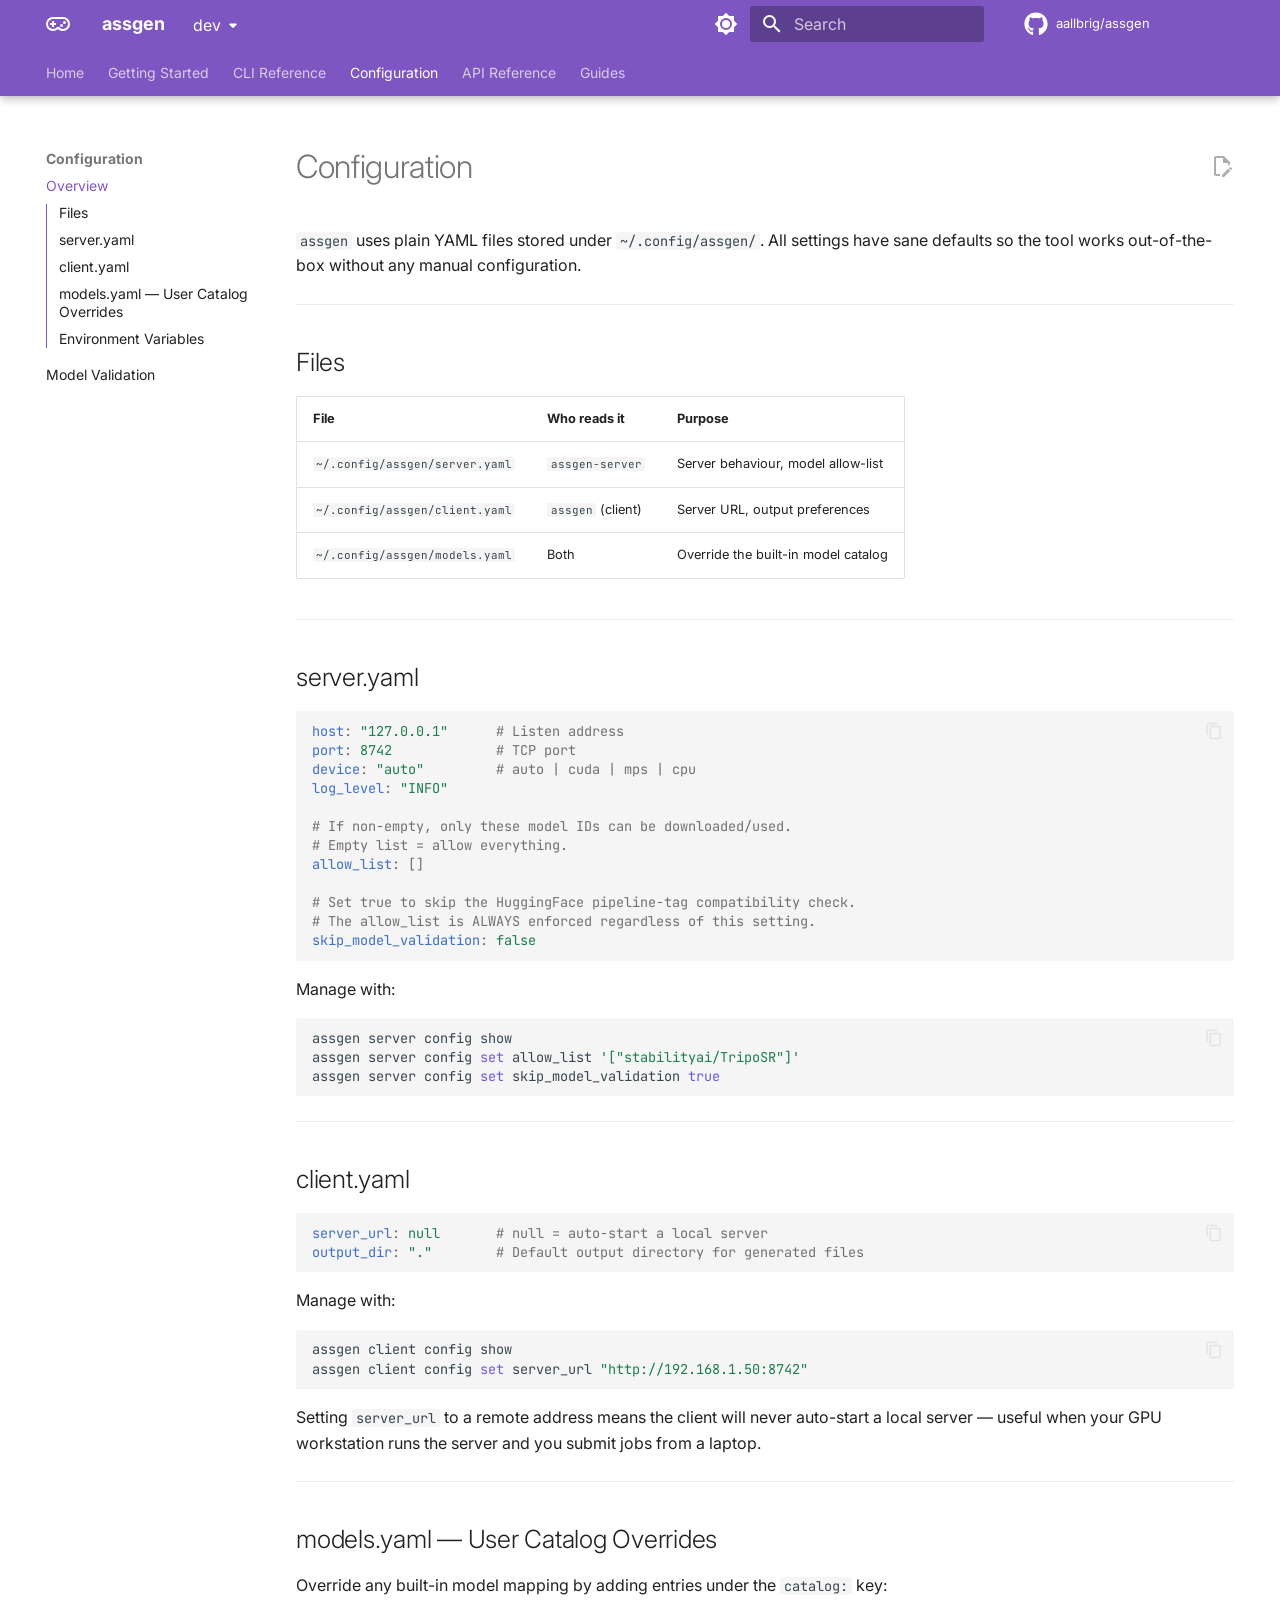
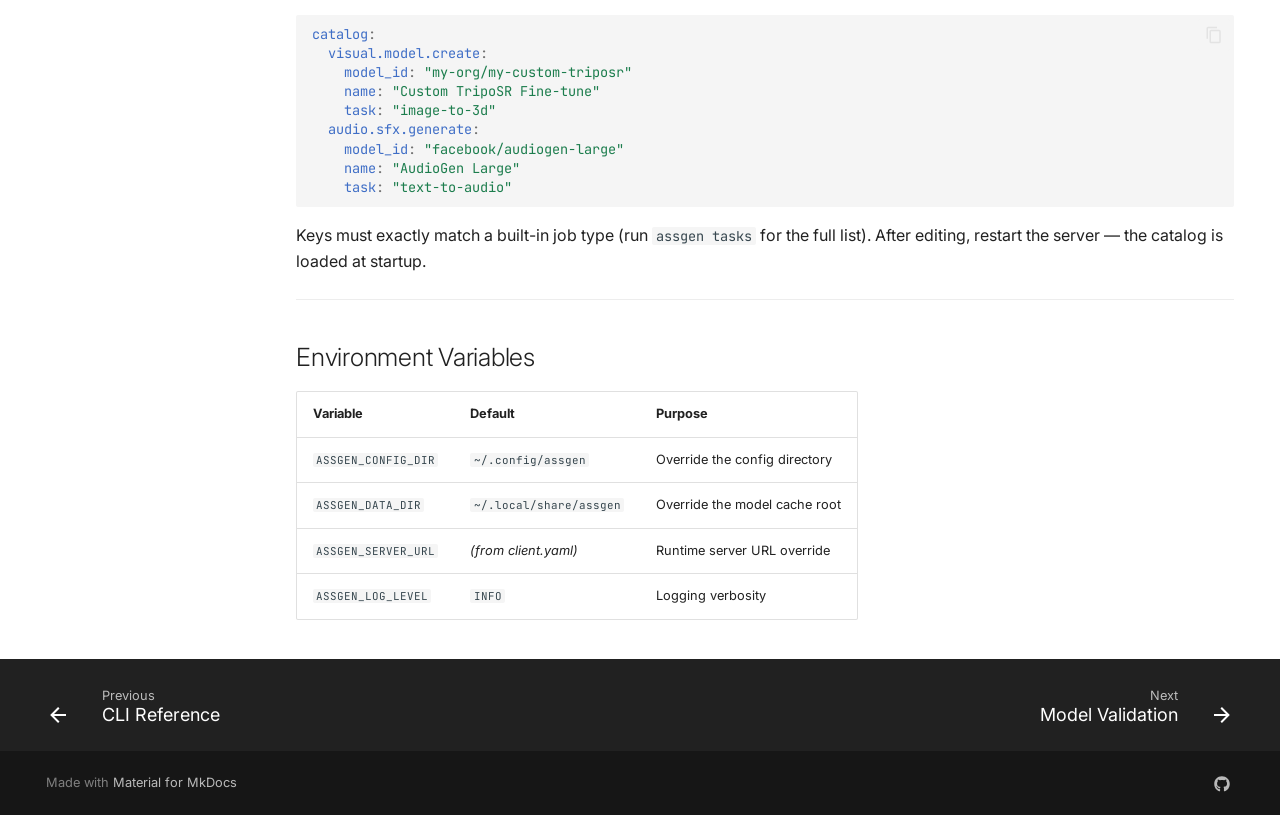
<file: dev/configuration/index.html>
<!doctype html>
<html lang="en" class="no-js">
  <head>
    
      <meta charset="utf-8">
      <meta name="viewport" content="width=device-width,initial-scale=1">
      
        <meta name="description" content="AI-driven game asset generation pipeline — CLI + server for 3D game development">
      
      
      
        <link rel="canonical" href="https://aallbrig.github.io/assgen/latest/configuration/">
      
      
        <link rel="prev" href="../cli-reference/">
      
      
        <link rel="next" href="../model-validation/">
      
      
        
      
      
      <link rel="icon" href="../assets/images/favicon.png">
      <meta name="generator" content="mkdocs-1.6.1, mkdocs-material-9.7.4">
    
    
      
        <title>Overview - assgen</title>
      
    
    
      <link rel="stylesheet" href="../assets/stylesheets/main.484c7ddc.min.css">
      
        
        <link rel="stylesheet" href="../assets/stylesheets/palette.ab4e12ef.min.css">
      
      


    
    
      
    
    
      
        
        
        <link rel="preconnect" href="https://fonts.gstatic.com" crossorigin>
        <link rel="stylesheet" href="https://fonts.googleapis.com/css?family=Inter:300,300i,400,400i,700,700i%7CJetBrains+Mono:400,400i,700,700i&display=fallback">
        <style>:root{--md-text-font:"Inter";--md-code-font:"JetBrains Mono"}</style>
      
    
    
      <link rel="stylesheet" href="../assets/_mkdocstrings.css">
    
      <link rel="stylesheet" href="../stylesheets/extra.css">
    
    <script>__md_scope=new URL("..",location),__md_hash=e=>[...e].reduce(((e,_)=>(e<<5)-e+_.charCodeAt(0)),0),__md_get=(e,_=localStorage,t=__md_scope)=>JSON.parse(_.getItem(t.pathname+"."+e)),__md_set=(e,_,t=localStorage,a=__md_scope)=>{try{t.setItem(a.pathname+"."+e,JSON.stringify(_))}catch(e){}}</script>
    
      

    
    
  </head>
  
  
    
    
      
    
    
    
    
    <body dir="ltr" data-md-color-scheme="slate" data-md-color-primary="deep-purple" data-md-color-accent="cyan">
  
    
    <input class="md-toggle" data-md-toggle="drawer" type="checkbox" id="__drawer" autocomplete="off">
    <input class="md-toggle" data-md-toggle="search" type="checkbox" id="__search" autocomplete="off">
    <label class="md-overlay" for="__drawer"></label>
    <div data-md-component="skip">
      
        
        <a href="#configuration" class="md-skip">
          Skip to content
        </a>
      
    </div>
    <div data-md-component="announce">
      
    </div>
    
      <div data-md-color-scheme="default" data-md-component="outdated" hidden>
        
      </div>
    
    
      

  

<header class="md-header md-header--shadow md-header--lifted" data-md-component="header">
  <nav class="md-header__inner md-grid" aria-label="Header">
    <a href=".." title="assgen" class="md-header__button md-logo" aria-label="assgen" data-md-component="logo">
      
  
  <svg xmlns="http://www.w3.org/2000/svg" viewBox="0 0 24 24"><path d="M6 9h2v2h2v2H8v2H6v-2H4v-2h2zm12.5 0a1.5 1.5 0 0 1 1.5 1.5 1.5 1.5 0 0 1-1.5 1.5 1.5 1.5 0 0 1-1.5-1.5A1.5 1.5 0 0 1 18.5 9m-3 3a1.5 1.5 0 0 1 1.5 1.5 1.5 1.5 0 0 1-1.5 1.5 1.5 1.5 0 0 1-1.5-1.5 1.5 1.5 0 0 1 1.5-1.5M17 5a7 7 0 0 1 7 7 7 7 0 0 1-7 7c-1.96 0-3.73-.8-5-2.1A6.96 6.96 0 0 1 7 19a7 7 0 0 1-7-7 7 7 0 0 1 7-7zM7 7a5 5 0 0 0-5 5 5 5 0 0 0 5 5c1.64 0 3.09-.79 4-2h2c.91 1.21 2.36 2 4 2a5 5 0 0 0 5-5 5 5 0 0 0-5-5z"/></svg>

    </a>
    <label class="md-header__button md-icon" for="__drawer">
      
      <svg xmlns="http://www.w3.org/2000/svg" viewBox="0 0 24 24"><path d="M3 6h18v2H3zm0 5h18v2H3zm0 5h18v2H3z"/></svg>
    </label>
    <div class="md-header__title" data-md-component="header-title">
      <div class="md-header__ellipsis">
        <div class="md-header__topic">
          <span class="md-ellipsis">
            assgen
          </span>
        </div>
        <div class="md-header__topic" data-md-component="header-topic">
          <span class="md-ellipsis">
            
              Overview
            
          </span>
        </div>
      </div>
    </div>
    
      
        <form class="md-header__option" data-md-component="palette">
  
    
    
    
    <input class="md-option" data-md-color-media="(prefers-color-scheme: dark)" data-md-color-scheme="slate" data-md-color-primary="deep-purple" data-md-color-accent="cyan"  aria-label="Switch to light mode"  type="radio" name="__palette" id="__palette_0">
    
      <label class="md-header__button md-icon" title="Switch to light mode" for="__palette_1" hidden>
        <svg xmlns="http://www.w3.org/2000/svg" viewBox="0 0 24 24"><path d="M12 18c-.89 0-1.74-.2-2.5-.55C11.56 16.5 13 14.42 13 12s-1.44-4.5-3.5-5.45C10.26 6.2 11.11 6 12 6a6 6 0 0 1 6 6 6 6 0 0 1-6 6m8-9.31V4h-4.69L12 .69 8.69 4H4v4.69L.69 12 4 15.31V20h4.69L12 23.31 15.31 20H20v-4.69L23.31 12z"/></svg>
      </label>
    
  
    
    
    
    <input class="md-option" data-md-color-media="(prefers-color-scheme: light)" data-md-color-scheme="default" data-md-color-primary="deep-purple" data-md-color-accent="cyan"  aria-label="Switch to dark mode"  type="radio" name="__palette" id="__palette_1">
    
      <label class="md-header__button md-icon" title="Switch to dark mode" for="__palette_0" hidden>
        <svg xmlns="http://www.w3.org/2000/svg" viewBox="0 0 24 24"><path d="M12 8a4 4 0 0 0-4 4 4 4 0 0 0 4 4 4 4 0 0 0 4-4 4 4 0 0 0-4-4m0 10a6 6 0 0 1-6-6 6 6 0 0 1 6-6 6 6 0 0 1 6 6 6 6 0 0 1-6 6m8-9.31V4h-4.69L12 .69 8.69 4H4v4.69L.69 12 4 15.31V20h4.69L12 23.31 15.31 20H20v-4.69L23.31 12z"/></svg>
      </label>
    
  
</form>
      
    
    
      <script>var palette=__md_get("__palette");if(palette&&palette.color){if("(prefers-color-scheme)"===palette.color.media){var media=matchMedia("(prefers-color-scheme: light)"),input=document.querySelector(media.matches?"[data-md-color-media='(prefers-color-scheme: light)']":"[data-md-color-media='(prefers-color-scheme: dark)']");palette.color.media=input.getAttribute("data-md-color-media"),palette.color.scheme=input.getAttribute("data-md-color-scheme"),palette.color.primary=input.getAttribute("data-md-color-primary"),palette.color.accent=input.getAttribute("data-md-color-accent")}for(var[key,value]of Object.entries(palette.color))document.body.setAttribute("data-md-color-"+key,value)}</script>
    
    
    
      
      
        <label class="md-header__button md-icon" for="__search">
          
          <svg xmlns="http://www.w3.org/2000/svg" viewBox="0 0 24 24"><path d="M9.5 3A6.5 6.5 0 0 1 16 9.5c0 1.61-.59 3.09-1.56 4.23l.27.27h.79l5 5-1.5 1.5-5-5v-.79l-.27-.27A6.52 6.52 0 0 1 9.5 16 6.5 6.5 0 0 1 3 9.5 6.5 6.5 0 0 1 9.5 3m0 2C7 5 5 7 5 9.5S7 14 9.5 14 14 12 14 9.5 12 5 9.5 5"/></svg>
        </label>
        <div class="md-search" data-md-component="search" role="dialog">
  <label class="md-search__overlay" for="__search"></label>
  <div class="md-search__inner" role="search">
    <form class="md-search__form" name="search">
      <input type="text" class="md-search__input" name="query" aria-label="Search" placeholder="Search" autocapitalize="off" autocorrect="off" autocomplete="off" spellcheck="false" data-md-component="search-query" required>
      <label class="md-search__icon md-icon" for="__search">
        
        <svg xmlns="http://www.w3.org/2000/svg" viewBox="0 0 24 24"><path d="M9.5 3A6.5 6.5 0 0 1 16 9.5c0 1.61-.59 3.09-1.56 4.23l.27.27h.79l5 5-1.5 1.5-5-5v-.79l-.27-.27A6.52 6.52 0 0 1 9.5 16 6.5 6.5 0 0 1 3 9.5 6.5 6.5 0 0 1 9.5 3m0 2C7 5 5 7 5 9.5S7 14 9.5 14 14 12 14 9.5 12 5 9.5 5"/></svg>
        
        <svg xmlns="http://www.w3.org/2000/svg" viewBox="0 0 24 24"><path d="M20 11v2H8l5.5 5.5-1.42 1.42L4.16 12l7.92-7.92L13.5 5.5 8 11z"/></svg>
      </label>
      <nav class="md-search__options" aria-label="Search">
        
        <button type="reset" class="md-search__icon md-icon" title="Clear" aria-label="Clear" tabindex="-1">
          
          <svg xmlns="http://www.w3.org/2000/svg" viewBox="0 0 24 24"><path d="M19 6.41 17.59 5 12 10.59 6.41 5 5 6.41 10.59 12 5 17.59 6.41 19 12 13.41 17.59 19 19 17.59 13.41 12z"/></svg>
        </button>
      </nav>
      
        <div class="md-search__suggest" data-md-component="search-suggest"></div>
      
    </form>
    <div class="md-search__output">
      <div class="md-search__scrollwrap" tabindex="0" data-md-scrollfix>
        <div class="md-search-result" data-md-component="search-result">
          <div class="md-search-result__meta">
            Initializing search
          </div>
          <ol class="md-search-result__list" role="presentation"></ol>
        </div>
      </div>
    </div>
  </div>
</div>
      
    
    
      <div class="md-header__source">
        <a href="https://github.com/aallbrig/assgen" title="Go to repository" class="md-source" data-md-component="source">
  <div class="md-source__icon md-icon">
    
    <svg xmlns="http://www.w3.org/2000/svg" viewBox="0 0 512 512"><!--! Font Awesome Free 7.1.0 by @fontawesome - https://fontawesome.com License - https://fontawesome.com/license/free (Icons: CC BY 4.0, Fonts: SIL OFL 1.1, Code: MIT License) Copyright 2025 Fonticons, Inc.--><path d="M173.9 397.4c0 2-2.3 3.6-5.2 3.6-3.3.3-5.6-1.3-5.6-3.6 0-2 2.3-3.6 5.2-3.6 3-.3 5.6 1.3 5.6 3.6m-31.1-4.5c-.7 2 1.3 4.3 4.3 4.9 2.6 1 5.6 0 6.2-2s-1.3-4.3-4.3-5.2c-2.6-.7-5.5.3-6.2 2.3m44.2-1.7c-2.9.7-4.9 2.6-4.6 4.9.3 2 2.9 3.3 5.9 2.6 2.9-.7 4.9-2.6 4.6-4.6-.3-1.9-3-3.2-5.9-2.9M252.8 8C114.1 8 8 113.3 8 252c0 110.9 69.8 205.8 169.5 239.2 12.8 2.3 17.3-5.6 17.3-12.1 0-6.2-.3-40.4-.3-61.4 0 0-70 15-84.7-29.8 0 0-11.4-29.1-27.8-36.6 0 0-22.9-15.7 1.6-15.4 0 0 24.9 2 38.6 25.8 21.9 38.6 58.6 27.5 72.9 20.9 2.3-16 8.8-27.1 16-33.7-55.9-6.2-112.3-14.3-112.3-110.5 0-27.5 7.6-41.3 23.6-58.9-2.6-6.5-11.1-33.3 2.6-67.9 20.9-6.5 69 27 69 27 20-5.6 41.5-8.5 62.8-8.5s42.8 2.9 62.8 8.5c0 0 48.1-33.6 69-27 13.7 34.7 5.2 61.4 2.6 67.9 16 17.7 25.8 31.5 25.8 58.9 0 96.5-58.9 104.2-114.8 110.5 9.2 7.9 17 22.9 17 46.4 0 33.7-.3 75.4-.3 83.6 0 6.5 4.6 14.4 17.3 12.1C436.2 457.8 504 362.9 504 252 504 113.3 391.5 8 252.8 8M105.2 352.9c-1.3 1-1 3.3.7 5.2 1.6 1.6 3.9 2.3 5.2 1 1.3-1 1-3.3-.7-5.2-1.6-1.6-3.9-2.3-5.2-1m-10.8-8.1c-.7 1.3.3 2.9 2.3 3.9 1.6 1 3.6.7 4.3-.7.7-1.3-.3-2.9-2.3-3.9-2-.6-3.6-.3-4.3.7m32.4 35.6c-1.6 1.3-1 4.3 1.3 6.2 2.3 2.3 5.2 2.6 6.5 1 1.3-1.3.7-4.3-1.3-6.2-2.2-2.3-5.2-2.6-6.5-1m-11.4-14.7c-1.6 1-1.6 3.6 0 5.9s4.3 3.3 5.6 2.3c1.6-1.3 1.6-3.9 0-6.2-1.4-2.3-4-3.3-5.6-2"/></svg>
  </div>
  <div class="md-source__repository">
    aallbrig/assgen
  </div>
</a>
      </div>
    
  </nav>
  
    
      
<nav class="md-tabs" aria-label="Tabs" data-md-component="tabs">
  <div class="md-grid">
    <ul class="md-tabs__list">
      
        
  
  
  
  
    <li class="md-tabs__item">
      <a href=".." class="md-tabs__link">
        
  
  
    
  
  Home

      </a>
    </li>
  

      
        
  
  
  
  
    
    
      <li class="md-tabs__item">
        <a href="../install/" class="md-tabs__link">
          
  
  
  Getting Started

        </a>
      </li>
    
  

      
        
  
  
  
  
    <li class="md-tabs__item">
      <a href="../cli-reference/" class="md-tabs__link">
        
  
  
    
  
  CLI Reference

      </a>
    </li>
  

      
        
  
  
  
    
  
  
    
    
      <li class="md-tabs__item md-tabs__item--active">
        <a href="./" class="md-tabs__link">
          
  
  
  Configuration

        </a>
      </li>
    
  

      
        
  
  
  
  
    <li class="md-tabs__item">
      <a href="../api-reference/" class="md-tabs__link">
        
  
  
    
  
  API Reference

      </a>
    </li>
  

      
        
  
  
  
  
    
    
      <li class="md-tabs__item">
        <a href="../ux-design/" class="md-tabs__link">
          
  
  
  Guides

        </a>
      </li>
    
  

      
    </ul>
  </div>
</nav>
    
  
</header>
    
    <div class="md-container" data-md-component="container">
      
      
        
      
      <main class="md-main" data-md-component="main">
        <div class="md-main__inner md-grid">
          
            
              
              <div class="md-sidebar md-sidebar--primary" data-md-component="sidebar" data-md-type="navigation" >
                <div class="md-sidebar__scrollwrap">
                  <div class="md-sidebar__inner">
                    


  


  

<nav class="md-nav md-nav--primary md-nav--lifted md-nav--integrated" aria-label="Navigation" data-md-level="0">
  <label class="md-nav__title" for="__drawer">
    <a href=".." title="assgen" class="md-nav__button md-logo" aria-label="assgen" data-md-component="logo">
      
  
  <svg xmlns="http://www.w3.org/2000/svg" viewBox="0 0 24 24"><path d="M6 9h2v2h2v2H8v2H6v-2H4v-2h2zm12.5 0a1.5 1.5 0 0 1 1.5 1.5 1.5 1.5 0 0 1-1.5 1.5 1.5 1.5 0 0 1-1.5-1.5A1.5 1.5 0 0 1 18.5 9m-3 3a1.5 1.5 0 0 1 1.5 1.5 1.5 1.5 0 0 1-1.5 1.5 1.5 1.5 0 0 1-1.5-1.5 1.5 1.5 0 0 1 1.5-1.5M17 5a7 7 0 0 1 7 7 7 7 0 0 1-7 7c-1.96 0-3.73-.8-5-2.1A6.96 6.96 0 0 1 7 19a7 7 0 0 1-7-7 7 7 0 0 1 7-7zM7 7a5 5 0 0 0-5 5 5 5 0 0 0 5 5c1.64 0 3.09-.79 4-2h2c.91 1.21 2.36 2 4 2a5 5 0 0 0 5-5 5 5 0 0 0-5-5z"/></svg>

    </a>
    assgen
  </label>
  
    <div class="md-nav__source">
      <a href="https://github.com/aallbrig/assgen" title="Go to repository" class="md-source" data-md-component="source">
  <div class="md-source__icon md-icon">
    
    <svg xmlns="http://www.w3.org/2000/svg" viewBox="0 0 512 512"><!--! Font Awesome Free 7.1.0 by @fontawesome - https://fontawesome.com License - https://fontawesome.com/license/free (Icons: CC BY 4.0, Fonts: SIL OFL 1.1, Code: MIT License) Copyright 2025 Fonticons, Inc.--><path d="M173.9 397.4c0 2-2.3 3.6-5.2 3.6-3.3.3-5.6-1.3-5.6-3.6 0-2 2.3-3.6 5.2-3.6 3-.3 5.6 1.3 5.6 3.6m-31.1-4.5c-.7 2 1.3 4.3 4.3 4.9 2.6 1 5.6 0 6.2-2s-1.3-4.3-4.3-5.2c-2.6-.7-5.5.3-6.2 2.3m44.2-1.7c-2.9.7-4.9 2.6-4.6 4.9.3 2 2.9 3.3 5.9 2.6 2.9-.7 4.9-2.6 4.6-4.6-.3-1.9-3-3.2-5.9-2.9M252.8 8C114.1 8 8 113.3 8 252c0 110.9 69.8 205.8 169.5 239.2 12.8 2.3 17.3-5.6 17.3-12.1 0-6.2-.3-40.4-.3-61.4 0 0-70 15-84.7-29.8 0 0-11.4-29.1-27.8-36.6 0 0-22.9-15.7 1.6-15.4 0 0 24.9 2 38.6 25.8 21.9 38.6 58.6 27.5 72.9 20.9 2.3-16 8.8-27.1 16-33.7-55.9-6.2-112.3-14.3-112.3-110.5 0-27.5 7.6-41.3 23.6-58.9-2.6-6.5-11.1-33.3 2.6-67.9 20.9-6.5 69 27 69 27 20-5.6 41.5-8.5 62.8-8.5s42.8 2.9 62.8 8.5c0 0 48.1-33.6 69-27 13.7 34.7 5.2 61.4 2.6 67.9 16 17.7 25.8 31.5 25.8 58.9 0 96.5-58.9 104.2-114.8 110.5 9.2 7.9 17 22.9 17 46.4 0 33.7-.3 75.4-.3 83.6 0 6.5 4.6 14.4 17.3 12.1C436.2 457.8 504 362.9 504 252 504 113.3 391.5 8 252.8 8M105.2 352.9c-1.3 1-1 3.3.7 5.2 1.6 1.6 3.9 2.3 5.2 1 1.3-1 1-3.3-.7-5.2-1.6-1.6-3.9-2.3-5.2-1m-10.8-8.1c-.7 1.3.3 2.9 2.3 3.9 1.6 1 3.6.7 4.3-.7.7-1.3-.3-2.9-2.3-3.9-2-.6-3.6-.3-4.3.7m32.4 35.6c-1.6 1.3-1 4.3 1.3 6.2 2.3 2.3 5.2 2.6 6.5 1 1.3-1.3.7-4.3-1.3-6.2-2.2-2.3-5.2-2.6-6.5-1m-11.4-14.7c-1.6 1-1.6 3.6 0 5.9s4.3 3.3 5.6 2.3c1.6-1.3 1.6-3.9 0-6.2-1.4-2.3-4-3.3-5.6-2"/></svg>
  </div>
  <div class="md-source__repository">
    aallbrig/assgen
  </div>
</a>
    </div>
  
  <ul class="md-nav__list" data-md-scrollfix>
    
      
      
  
  
  
  
    <li class="md-nav__item">
      <a href=".." class="md-nav__link">
        
  
  
  <span class="md-ellipsis">
    
  
    Home
  

    
  </span>
  
  

      </a>
    </li>
  

    
      
      
  
  
  
  
    
    
    
    
      
      
        
      
    
    
    <li class="md-nav__item md-nav__item--nested">
      
        
        
          
        
        <input class="md-nav__toggle md-toggle md-toggle--indeterminate" type="checkbox" id="__nav_2" >
        
          
          <label class="md-nav__link" for="__nav_2" id="__nav_2_label" tabindex="0">
            
  
  
  <span class="md-ellipsis">
    
  
    Getting Started
  

    
  </span>
  
  

            <span class="md-nav__icon md-icon"></span>
          </label>
        
        <nav class="md-nav" data-md-level="1" aria-labelledby="__nav_2_label" aria-expanded="false">
          <label class="md-nav__title" for="__nav_2">
            <span class="md-nav__icon md-icon"></span>
            
  
    Getting Started
  

          </label>
          <ul class="md-nav__list" data-md-scrollfix>
            
              
                
  
  
  
  
    <li class="md-nav__item">
      <a href="../install/" class="md-nav__link">
        
  
  
  <span class="md-ellipsis">
    
  
    Installation & Upgrade
  

    
  </span>
  
  

      </a>
    </li>
  

              
            
              
                
  
  
  
  
    <li class="md-nav__item">
      <a href="../quickstart/" class="md-nav__link">
        
  
  
  <span class="md-ellipsis">
    
  
    Quick Start
  

    
  </span>
  
  

      </a>
    </li>
  

              
            
          </ul>
        </nav>
      
    </li>
  

    
      
      
  
  
  
  
    <li class="md-nav__item">
      <a href="../cli-reference/" class="md-nav__link">
        
  
  
  <span class="md-ellipsis">
    
  
    CLI Reference
  

    
  </span>
  
  

      </a>
    </li>
  

    
      
      
  
  
    
  
  
  
    
    
    
    
      
        
        
      
      
        
      
    
    
    <li class="md-nav__item md-nav__item--active md-nav__item--section md-nav__item--nested">
      
        
        
        <input class="md-nav__toggle md-toggle " type="checkbox" id="__nav_4" checked>
        
          
          <label class="md-nav__link" for="__nav_4" id="__nav_4_label" tabindex="">
            
  
  
  <span class="md-ellipsis">
    
  
    Configuration
  

    
  </span>
  
  

            <span class="md-nav__icon md-icon"></span>
          </label>
        
        <nav class="md-nav" data-md-level="1" aria-labelledby="__nav_4_label" aria-expanded="true">
          <label class="md-nav__title" for="__nav_4">
            <span class="md-nav__icon md-icon"></span>
            
  
    Configuration
  

          </label>
          <ul class="md-nav__list" data-md-scrollfix>
            
              
                
  
  
    
  
  
  
    <li class="md-nav__item md-nav__item--active">
      
      <input class="md-nav__toggle md-toggle" type="checkbox" id="__toc">
      
      
        
      
      
        <label class="md-nav__link md-nav__link--active" for="__toc">
          
  
  
  <span class="md-ellipsis">
    
  
    Overview
  

    
  </span>
  
  

          <span class="md-nav__icon md-icon"></span>
        </label>
      
      <a href="./" class="md-nav__link md-nav__link--active">
        
  
  
  <span class="md-ellipsis">
    
  
    Overview
  

    
  </span>
  
  

      </a>
      
        

<nav class="md-nav md-nav--secondary" aria-label="Table of contents">
  
  
  
    
  
  
    <label class="md-nav__title" for="__toc">
      <span class="md-nav__icon md-icon"></span>
      Table of contents
    </label>
    <ul class="md-nav__list" data-md-component="toc" data-md-scrollfix>
      
        <li class="md-nav__item">
  <a href="#files" class="md-nav__link">
    <span class="md-ellipsis">
      
        Files
      
    </span>
  </a>
  
</li>
      
        <li class="md-nav__item">
  <a href="#serveryaml" class="md-nav__link">
    <span class="md-ellipsis">
      
        server.yaml
      
    </span>
  </a>
  
</li>
      
        <li class="md-nav__item">
  <a href="#clientyaml" class="md-nav__link">
    <span class="md-ellipsis">
      
        client.yaml
      
    </span>
  </a>
  
</li>
      
        <li class="md-nav__item">
  <a href="#modelsyaml-user-catalog-overrides" class="md-nav__link">
    <span class="md-ellipsis">
      
        models.yaml — User Catalog Overrides
      
    </span>
  </a>
  
</li>
      
        <li class="md-nav__item">
  <a href="#environment-variables" class="md-nav__link">
    <span class="md-ellipsis">
      
        Environment Variables
      
    </span>
  </a>
  
</li>
      
    </ul>
  
</nav>
      
    </li>
  

              
            
              
                
  
  
  
  
    <li class="md-nav__item">
      <a href="../model-validation/" class="md-nav__link">
        
  
  
  <span class="md-ellipsis">
    
  
    Model Validation
  

    
  </span>
  
  

      </a>
    </li>
  

              
            
          </ul>
        </nav>
      
    </li>
  

    
      
      
  
  
  
  
    <li class="md-nav__item">
      <a href="../api-reference/" class="md-nav__link">
        
  
  
  <span class="md-ellipsis">
    
  
    API Reference
  

    
  </span>
  
  

      </a>
    </li>
  

    
      
      
  
  
  
  
    
    
    
    
      
      
        
      
    
    
    <li class="md-nav__item md-nav__item--nested">
      
        
        
          
        
        <input class="md-nav__toggle md-toggle md-toggle--indeterminate" type="checkbox" id="__nav_6" >
        
          
          <label class="md-nav__link" for="__nav_6" id="__nav_6_label" tabindex="0">
            
  
  
  <span class="md-ellipsis">
    
  
    Guides
  

    
  </span>
  
  

            <span class="md-nav__icon md-icon"></span>
          </label>
        
        <nav class="md-nav" data-md-level="1" aria-labelledby="__nav_6_label" aria-expanded="false">
          <label class="md-nav__title" for="__nav_6">
            <span class="md-nav__icon md-icon"></span>
            
  
    Guides
  

          </label>
          <ul class="md-nav__list" data-md-scrollfix>
            
              
                
  
  
  
  
    <li class="md-nav__item">
      <a href="../ux-design/" class="md-nav__link">
        
  
  
  <span class="md-ellipsis">
    
  
    UX Design & User Flows
  

    
  </span>
  
  

      </a>
    </li>
  

              
            
              
                
  
  
  
  
    <li class="md-nav__item">
      <a href="../server-setup/" class="md-nav__link">
        
  
  
  <span class="md-ellipsis">
    
  
    Server Setup (Remote GPU)
  

    
  </span>
  
  

      </a>
    </li>
  

              
            
              
                
  
  
  
  
    <li class="md-nav__item">
      <a href="../contributing/" class="md-nav__link">
        
  
  
  <span class="md-ellipsis">
    
  
    Adding Inference Handlers
  

    
  </span>
  
  

      </a>
    </li>
  

              
            
          </ul>
        </nav>
      
    </li>
  

    
  </ul>
</nav>
                  </div>
                </div>
              </div>
            
            
          
          
            <div class="md-content" data-md-component="content">
              
              <article class="md-content__inner md-typeset">
                
                  


  
    <a href="https://github.com/aallbrig/assgen/edit/main/docs/configuration.md" title="Edit this page" class="md-content__button md-icon" rel="edit">
      
      <svg xmlns="http://www.w3.org/2000/svg" viewBox="0 0 24 24"><path d="M10 20H6V4h7v5h5v3.1l2-2V8l-6-6H6c-1.1 0-2 .9-2 2v16c0 1.1.9 2 2 2h4zm10.2-7c.1 0 .3.1.4.2l1.3 1.3c.2.2.2.6 0 .8l-1 1-2.1-2.1 1-1c.1-.1.2-.2.4-.2m0 3.9L14.1 23H12v-2.1l6.1-6.1z"/></svg>
    </a>
  
  


<h1 id="configuration">Configuration<a class="headerlink" href="#configuration" title="Permanent link">&para;</a></h1>
<p><code>assgen</code> uses plain YAML files stored under <code>~/.config/assgen/</code>.  All settings
have sane defaults so the tool works out-of-the-box without any manual
configuration.</p>
<hr />
<h2 id="files">Files<a class="headerlink" href="#files" title="Permanent link">&para;</a></h2>
<table>
<thead>
<tr>
<th>File</th>
<th>Who reads it</th>
<th>Purpose</th>
</tr>
</thead>
<tbody>
<tr>
<td><code>~/.config/assgen/server.yaml</code></td>
<td><code>assgen-server</code></td>
<td>Server behaviour, model allow-list</td>
</tr>
<tr>
<td><code>~/.config/assgen/client.yaml</code></td>
<td><code>assgen</code> (client)</td>
<td>Server URL, output preferences</td>
</tr>
<tr>
<td><code>~/.config/assgen/models.yaml</code></td>
<td>Both</td>
<td>Override the built-in model catalog</td>
</tr>
</tbody>
</table>
<hr />
<h2 id="serveryaml">server.yaml<a class="headerlink" href="#serveryaml" title="Permanent link">&para;</a></h2>
<div class="language-yaml highlight"><pre><span></span><code><span id="__span-0-1"><a id="__codelineno-0-1" name="__codelineno-0-1" href="#__codelineno-0-1"></a><span class="nt">host</span><span class="p">:</span><span class="w"> </span><span class="s">&quot;127.0.0.1&quot;</span><span class="w">      </span><span class="c1"># Listen address</span>
</span><span id="__span-0-2"><a id="__codelineno-0-2" name="__codelineno-0-2" href="#__codelineno-0-2"></a><span class="nt">port</span><span class="p">:</span><span class="w"> </span><span class="l l-Scalar l-Scalar-Plain">8742</span><span class="w">             </span><span class="c1"># TCP port</span>
</span><span id="__span-0-3"><a id="__codelineno-0-3" name="__codelineno-0-3" href="#__codelineno-0-3"></a><span class="nt">device</span><span class="p">:</span><span class="w"> </span><span class="s">&quot;auto&quot;</span><span class="w">         </span><span class="c1"># auto | cuda | mps | cpu</span>
</span><span id="__span-0-4"><a id="__codelineno-0-4" name="__codelineno-0-4" href="#__codelineno-0-4"></a><span class="nt">log_level</span><span class="p">:</span><span class="w"> </span><span class="s">&quot;INFO&quot;</span>
</span><span id="__span-0-5"><a id="__codelineno-0-5" name="__codelineno-0-5" href="#__codelineno-0-5"></a>
</span><span id="__span-0-6"><a id="__codelineno-0-6" name="__codelineno-0-6" href="#__codelineno-0-6"></a><span class="c1"># If non-empty, only these model IDs can be downloaded/used.</span>
</span><span id="__span-0-7"><a id="__codelineno-0-7" name="__codelineno-0-7" href="#__codelineno-0-7"></a><span class="c1"># Empty list = allow everything.</span>
</span><span id="__span-0-8"><a id="__codelineno-0-8" name="__codelineno-0-8" href="#__codelineno-0-8"></a><span class="nt">allow_list</span><span class="p">:</span><span class="w"> </span><span class="p p-Indicator">[]</span>
</span><span id="__span-0-9"><a id="__codelineno-0-9" name="__codelineno-0-9" href="#__codelineno-0-9"></a>
</span><span id="__span-0-10"><a id="__codelineno-0-10" name="__codelineno-0-10" href="#__codelineno-0-10"></a><span class="c1"># Set true to skip the HuggingFace pipeline-tag compatibility check.</span>
</span><span id="__span-0-11"><a id="__codelineno-0-11" name="__codelineno-0-11" href="#__codelineno-0-11"></a><span class="c1"># The allow_list is ALWAYS enforced regardless of this setting.</span>
</span><span id="__span-0-12"><a id="__codelineno-0-12" name="__codelineno-0-12" href="#__codelineno-0-12"></a><span class="nt">skip_model_validation</span><span class="p">:</span><span class="w"> </span><span class="l l-Scalar l-Scalar-Plain">false</span>
</span></code></pre></div>
<p>Manage with:</p>
<div class="language-bash highlight"><pre><span></span><code><span id="__span-1-1"><a id="__codelineno-1-1" name="__codelineno-1-1" href="#__codelineno-1-1"></a>assgen<span class="w"> </span>server<span class="w"> </span>config<span class="w"> </span>show
</span><span id="__span-1-2"><a id="__codelineno-1-2" name="__codelineno-1-2" href="#__codelineno-1-2"></a>assgen<span class="w"> </span>server<span class="w"> </span>config<span class="w"> </span><span class="nb">set</span><span class="w"> </span>allow_list<span class="w"> </span><span class="s1">&#39;[&quot;stabilityai/TripoSR&quot;]&#39;</span>
</span><span id="__span-1-3"><a id="__codelineno-1-3" name="__codelineno-1-3" href="#__codelineno-1-3"></a>assgen<span class="w"> </span>server<span class="w"> </span>config<span class="w"> </span><span class="nb">set</span><span class="w"> </span>skip_model_validation<span class="w"> </span><span class="nb">true</span>
</span></code></pre></div>
<hr />
<h2 id="clientyaml">client.yaml<a class="headerlink" href="#clientyaml" title="Permanent link">&para;</a></h2>
<div class="language-yaml highlight"><pre><span></span><code><span id="__span-2-1"><a id="__codelineno-2-1" name="__codelineno-2-1" href="#__codelineno-2-1"></a><span class="nt">server_url</span><span class="p">:</span><span class="w"> </span><span class="l l-Scalar l-Scalar-Plain">null</span><span class="w">       </span><span class="c1"># null = auto-start a local server</span>
</span><span id="__span-2-2"><a id="__codelineno-2-2" name="__codelineno-2-2" href="#__codelineno-2-2"></a><span class="nt">output_dir</span><span class="p">:</span><span class="w"> </span><span class="s">&quot;.&quot;</span><span class="w">        </span><span class="c1"># Default output directory for generated files</span>
</span></code></pre></div>
<p>Manage with:</p>
<div class="language-bash highlight"><pre><span></span><code><span id="__span-3-1"><a id="__codelineno-3-1" name="__codelineno-3-1" href="#__codelineno-3-1"></a>assgen<span class="w"> </span>client<span class="w"> </span>config<span class="w"> </span>show
</span><span id="__span-3-2"><a id="__codelineno-3-2" name="__codelineno-3-2" href="#__codelineno-3-2"></a>assgen<span class="w"> </span>client<span class="w"> </span>config<span class="w"> </span><span class="nb">set</span><span class="w"> </span>server_url<span class="w"> </span><span class="s2">&quot;http://192.168.1.50:8742&quot;</span>
</span></code></pre></div>
<p>Setting <code>server_url</code> to a remote address means the client will never
auto-start a local server — useful when your GPU workstation runs the server
and you submit jobs from a laptop.</p>
<hr />
<h2 id="modelsyaml-user-catalog-overrides">models.yaml — User Catalog Overrides<a class="headerlink" href="#modelsyaml-user-catalog-overrides" title="Permanent link">&para;</a></h2>
<p>Override any built-in model mapping by adding entries under the <code>catalog:</code> key:</p>
<div class="language-yaml highlight"><pre><span></span><code><span id="__span-4-1"><a id="__codelineno-4-1" name="__codelineno-4-1" href="#__codelineno-4-1"></a><span class="nt">catalog</span><span class="p">:</span>
</span><span id="__span-4-2"><a id="__codelineno-4-2" name="__codelineno-4-2" href="#__codelineno-4-2"></a><span class="w">  </span><span class="nt">visual.model.create</span><span class="p">:</span>
</span><span id="__span-4-3"><a id="__codelineno-4-3" name="__codelineno-4-3" href="#__codelineno-4-3"></a><span class="w">    </span><span class="nt">model_id</span><span class="p">:</span><span class="w"> </span><span class="s">&quot;my-org/my-custom-triposr&quot;</span>
</span><span id="__span-4-4"><a id="__codelineno-4-4" name="__codelineno-4-4" href="#__codelineno-4-4"></a><span class="w">    </span><span class="nt">name</span><span class="p">:</span><span class="w"> </span><span class="s">&quot;Custom</span><span class="nv"> </span><span class="s">TripoSR</span><span class="nv"> </span><span class="s">Fine-tune&quot;</span>
</span><span id="__span-4-5"><a id="__codelineno-4-5" name="__codelineno-4-5" href="#__codelineno-4-5"></a><span class="w">    </span><span class="nt">task</span><span class="p">:</span><span class="w"> </span><span class="s">&quot;image-to-3d&quot;</span>
</span><span id="__span-4-6"><a id="__codelineno-4-6" name="__codelineno-4-6" href="#__codelineno-4-6"></a><span class="w">  </span><span class="nt">audio.sfx.generate</span><span class="p">:</span>
</span><span id="__span-4-7"><a id="__codelineno-4-7" name="__codelineno-4-7" href="#__codelineno-4-7"></a><span class="w">    </span><span class="nt">model_id</span><span class="p">:</span><span class="w"> </span><span class="s">&quot;facebook/audiogen-large&quot;</span>
</span><span id="__span-4-8"><a id="__codelineno-4-8" name="__codelineno-4-8" href="#__codelineno-4-8"></a><span class="w">    </span><span class="nt">name</span><span class="p">:</span><span class="w"> </span><span class="s">&quot;AudioGen</span><span class="nv"> </span><span class="s">Large&quot;</span>
</span><span id="__span-4-9"><a id="__codelineno-4-9" name="__codelineno-4-9" href="#__codelineno-4-9"></a><span class="w">    </span><span class="nt">task</span><span class="p">:</span><span class="w"> </span><span class="s">&quot;text-to-audio&quot;</span>
</span></code></pre></div>
<p>Keys must exactly match a built-in job type (run <code>assgen tasks</code> for the full
list).  After editing, restart the server — the catalog is loaded at startup.</p>
<hr />
<h2 id="environment-variables">Environment Variables<a class="headerlink" href="#environment-variables" title="Permanent link">&para;</a></h2>
<table>
<thead>
<tr>
<th>Variable</th>
<th>Default</th>
<th>Purpose</th>
</tr>
</thead>
<tbody>
<tr>
<td><code>ASSGEN_CONFIG_DIR</code></td>
<td><code>~/.config/assgen</code></td>
<td>Override the config directory</td>
</tr>
<tr>
<td><code>ASSGEN_DATA_DIR</code></td>
<td><code>~/.local/share/assgen</code></td>
<td>Override the model cache root</td>
</tr>
<tr>
<td><code>ASSGEN_SERVER_URL</code></td>
<td><em>(from client.yaml)</em></td>
<td>Runtime server URL override</td>
</tr>
<tr>
<td><code>ASSGEN_LOG_LEVEL</code></td>
<td><code>INFO</code></td>
<td>Logging verbosity</td>
</tr>
</tbody>
</table>












                
              </article>
            </div>
          
          
<script>var target=document.getElementById(location.hash.slice(1));target&&target.name&&(target.checked=target.name.startsWith("__tabbed_"))</script>
        </div>
        
          <button type="button" class="md-top md-icon" data-md-component="top" hidden>
  
  <svg xmlns="http://www.w3.org/2000/svg" viewBox="0 0 24 24"><path d="M13 20h-2V8l-5.5 5.5-1.42-1.42L12 4.16l7.92 7.92-1.42 1.42L13 8z"/></svg>
  Back to top
</button>
        
      </main>
      
        <footer class="md-footer">
  
    
      
      <nav class="md-footer__inner md-grid" aria-label="Footer" >
        
          
          <a href="../cli-reference/" class="md-footer__link md-footer__link--prev" aria-label="Previous: CLI Reference">
            <div class="md-footer__button md-icon">
              
              <svg xmlns="http://www.w3.org/2000/svg" viewBox="0 0 24 24"><path d="M20 11v2H8l5.5 5.5-1.42 1.42L4.16 12l7.92-7.92L13.5 5.5 8 11z"/></svg>
            </div>
            <div class="md-footer__title">
              <span class="md-footer__direction">
                Previous
              </span>
              <div class="md-ellipsis">
                CLI Reference
              </div>
            </div>
          </a>
        
        
          
          <a href="../model-validation/" class="md-footer__link md-footer__link--next" aria-label="Next: Model Validation">
            <div class="md-footer__title">
              <span class="md-footer__direction">
                Next
              </span>
              <div class="md-ellipsis">
                Model Validation
              </div>
            </div>
            <div class="md-footer__button md-icon">
              
              <svg xmlns="http://www.w3.org/2000/svg" viewBox="0 0 24 24"><path d="M4 11v2h12l-5.5 5.5 1.42 1.42L19.84 12l-7.92-7.92L10.5 5.5 16 11z"/></svg>
            </div>
          </a>
        
      </nav>
    
  
  <div class="md-footer-meta md-typeset">
    <div class="md-footer-meta__inner md-grid">
      <div class="md-copyright">
  
  
    Made with
    <a href="https://squidfunk.github.io/mkdocs-material/" target="_blank" rel="noopener">
      Material for MkDocs
    </a>
  
</div>
      
        
<div class="md-social">
  
    
    
    
    
      
      
    
    <a href="https://github.com/aallbrig/assgen" target="_blank" rel="noopener" title="github.com" class="md-social__link">
      <svg xmlns="http://www.w3.org/2000/svg" viewBox="0 0 512 512"><!--! Font Awesome Free 7.1.0 by @fontawesome - https://fontawesome.com License - https://fontawesome.com/license/free (Icons: CC BY 4.0, Fonts: SIL OFL 1.1, Code: MIT License) Copyright 2025 Fonticons, Inc.--><path d="M173.9 397.4c0 2-2.3 3.6-5.2 3.6-3.3.3-5.6-1.3-5.6-3.6 0-2 2.3-3.6 5.2-3.6 3-.3 5.6 1.3 5.6 3.6m-31.1-4.5c-.7 2 1.3 4.3 4.3 4.9 2.6 1 5.6 0 6.2-2s-1.3-4.3-4.3-5.2c-2.6-.7-5.5.3-6.2 2.3m44.2-1.7c-2.9.7-4.9 2.6-4.6 4.9.3 2 2.9 3.3 5.9 2.6 2.9-.7 4.9-2.6 4.6-4.6-.3-1.9-3-3.2-5.9-2.9M252.8 8C114.1 8 8 113.3 8 252c0 110.9 69.8 205.8 169.5 239.2 12.8 2.3 17.3-5.6 17.3-12.1 0-6.2-.3-40.4-.3-61.4 0 0-70 15-84.7-29.8 0 0-11.4-29.1-27.8-36.6 0 0-22.9-15.7 1.6-15.4 0 0 24.9 2 38.6 25.8 21.9 38.6 58.6 27.5 72.9 20.9 2.3-16 8.8-27.1 16-33.7-55.9-6.2-112.3-14.3-112.3-110.5 0-27.5 7.6-41.3 23.6-58.9-2.6-6.5-11.1-33.3 2.6-67.9 20.9-6.5 69 27 69 27 20-5.6 41.5-8.5 62.8-8.5s42.8 2.9 62.8 8.5c0 0 48.1-33.6 69-27 13.7 34.7 5.2 61.4 2.6 67.9 16 17.7 25.8 31.5 25.8 58.9 0 96.5-58.9 104.2-114.8 110.5 9.2 7.9 17 22.9 17 46.4 0 33.7-.3 75.4-.3 83.6 0 6.5 4.6 14.4 17.3 12.1C436.2 457.8 504 362.9 504 252 504 113.3 391.5 8 252.8 8M105.2 352.9c-1.3 1-1 3.3.7 5.2 1.6 1.6 3.9 2.3 5.2 1 1.3-1 1-3.3-.7-5.2-1.6-1.6-3.9-2.3-5.2-1m-10.8-8.1c-.7 1.3.3 2.9 2.3 3.9 1.6 1 3.6.7 4.3-.7.7-1.3-.3-2.9-2.3-3.9-2-.6-3.6-.3-4.3.7m32.4 35.6c-1.6 1.3-1 4.3 1.3 6.2 2.3 2.3 5.2 2.6 6.5 1 1.3-1.3.7-4.3-1.3-6.2-2.2-2.3-5.2-2.6-6.5-1m-11.4-14.7c-1.6 1-1.6 3.6 0 5.9s4.3 3.3 5.6 2.3c1.6-1.3 1.6-3.9 0-6.2-1.4-2.3-4-3.3-5.6-2"/></svg>
    </a>
  
</div>
      
    </div>
  </div>
</footer>
      
    </div>
    <div class="md-dialog" data-md-component="dialog">
      <div class="md-dialog__inner md-typeset"></div>
    </div>
    
    
    
      
      
      <script id="__config" type="application/json">{"annotate": null, "base": "..", "features": ["navigation.tabs", "navigation.tabs.sticky", "navigation.sections", "navigation.expand", "navigation.top", "navigation.footer", "toc.integrate", "search.highlight", "search.suggest", "content.code.copy", "content.code.annotate", "content.action.edit"], "search": "../assets/javascripts/workers/search.2c215733.min.js", "tags": null, "translations": {"clipboard.copied": "Copied to clipboard", "clipboard.copy": "Copy to clipboard", "search.result.more.one": "1 more on this page", "search.result.more.other": "# more on this page", "search.result.none": "No matching documents", "search.result.one": "1 matching document", "search.result.other": "# matching documents", "search.result.placeholder": "Type to start searching", "search.result.term.missing": "Missing", "select.version": "Select version"}, "version": {"default": "latest", "provider": "mike"}}</script>
    
    
      <script src="../assets/javascripts/bundle.79ae519e.min.js"></script>
      
    
  </body>
</html>
</file>
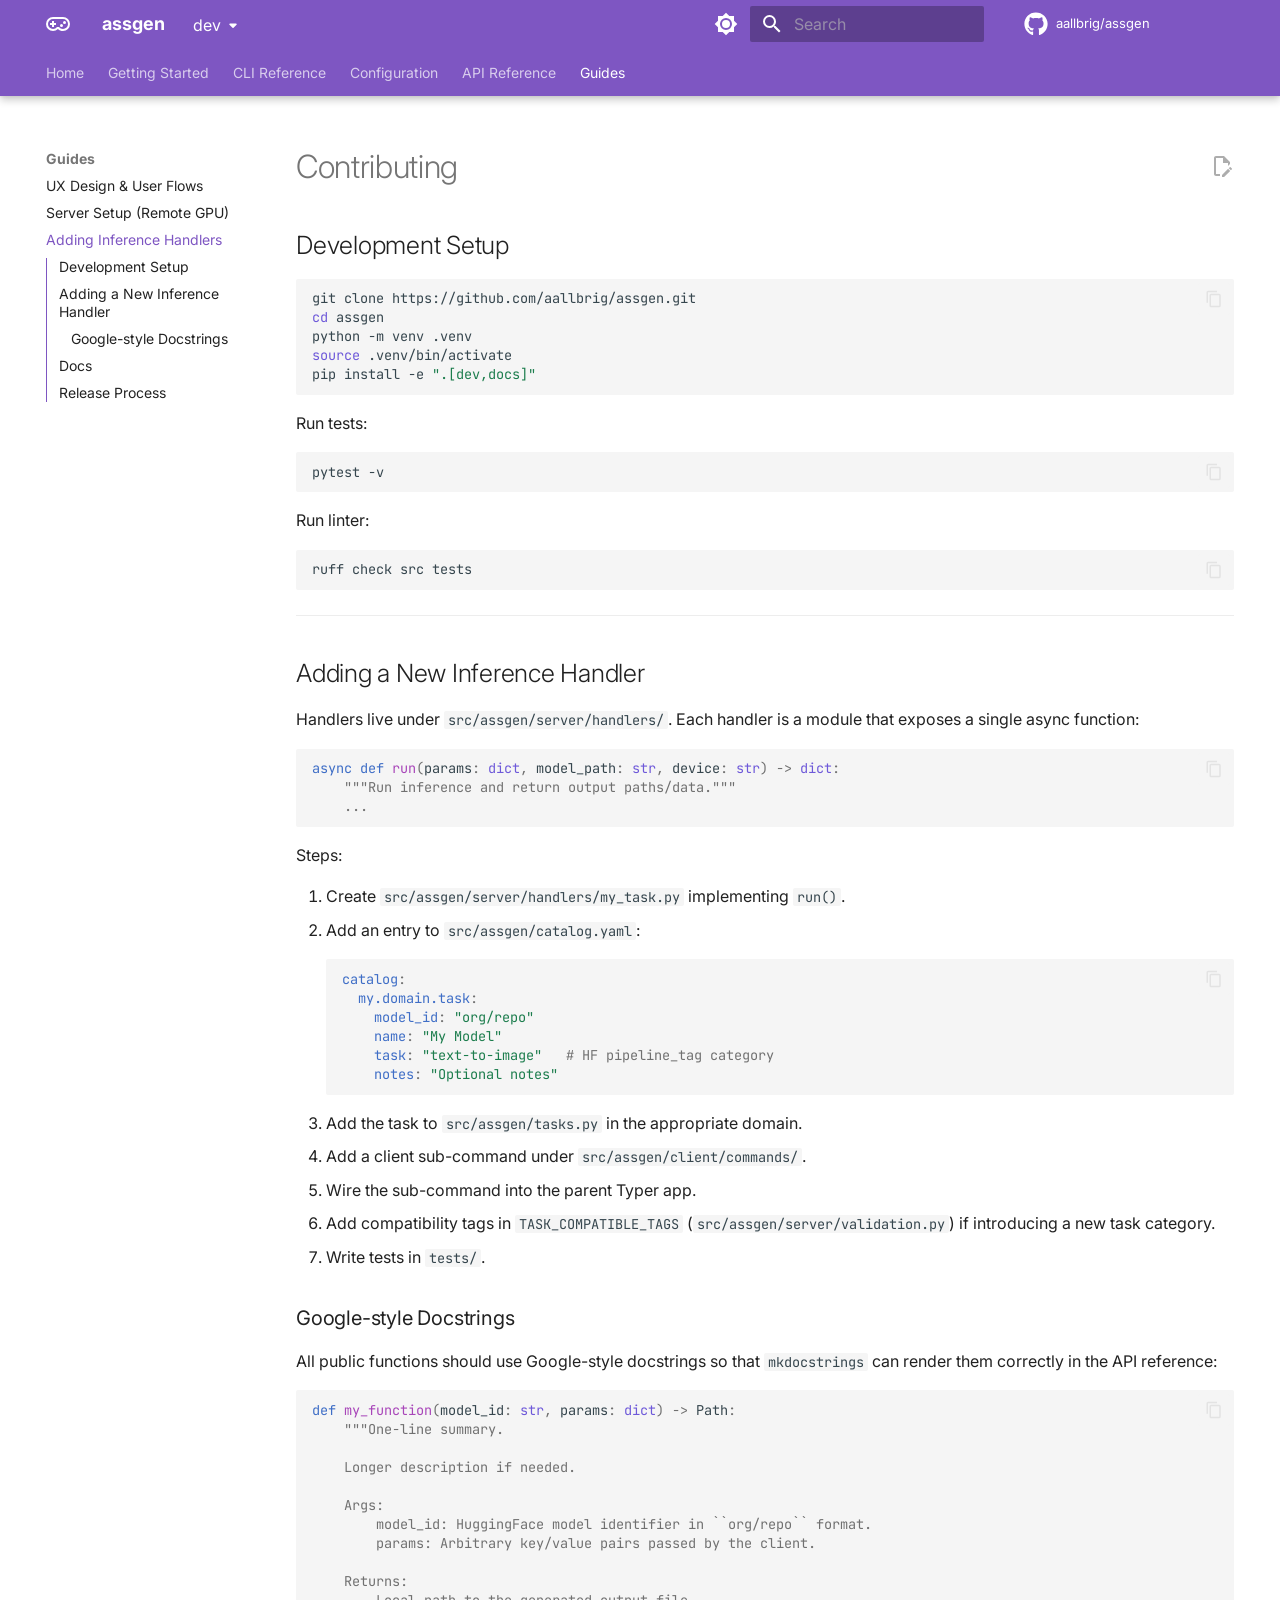
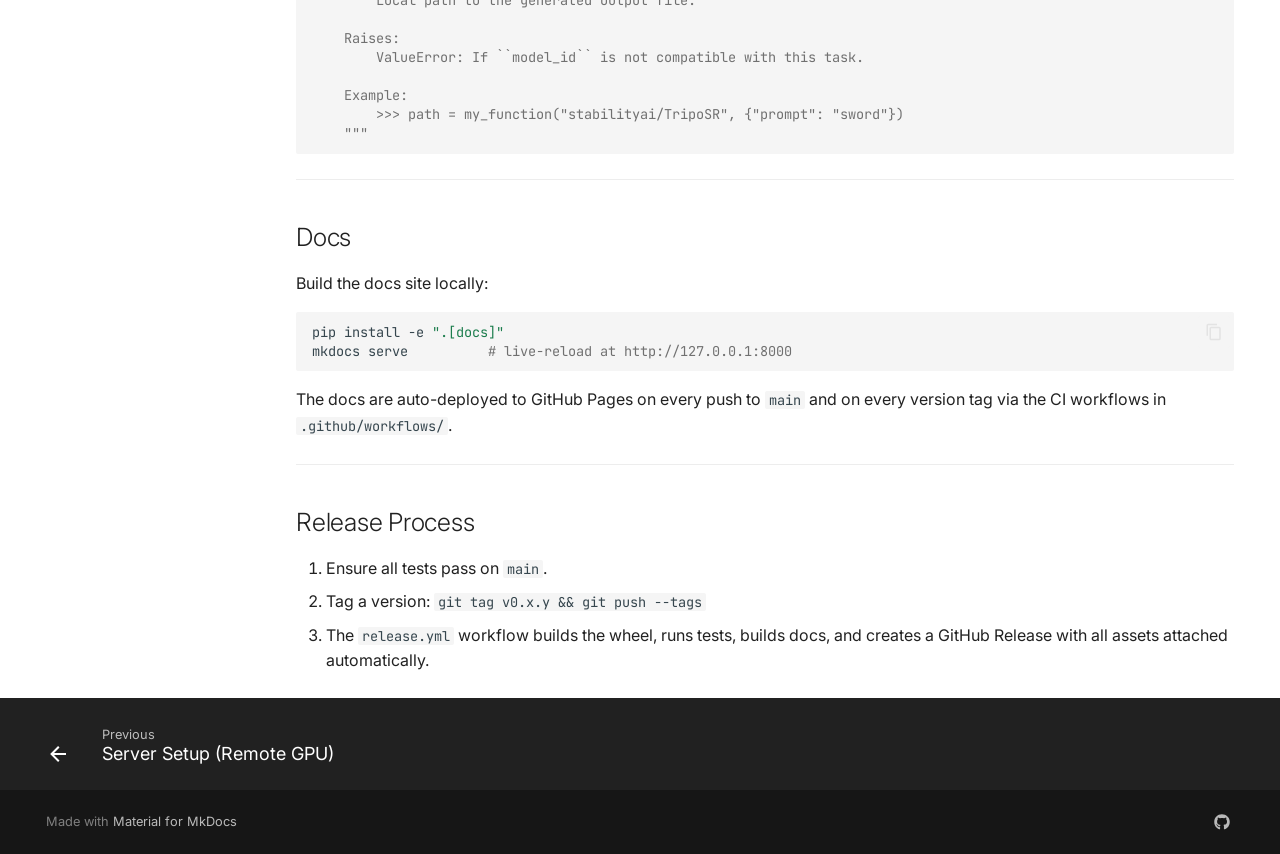
<file: dev/contributing/index.html>
<!doctype html>
<html lang="en" class="no-js">
  <head>
    
      <meta charset="utf-8">
      <meta name="viewport" content="width=device-width,initial-scale=1">
      
        <meta name="description" content="AI-driven game asset generation pipeline — CLI + server for 3D game development">
      
      
      
        <link rel="canonical" href="https://aallbrig.github.io/assgen/latest/contributing/">
      
      
        <link rel="prev" href="../server-setup/">
      
      
      
        
      
      
      <link rel="icon" href="../assets/images/favicon.png">
      <meta name="generator" content="mkdocs-1.6.1, mkdocs-material-9.7.4">
    
    
      
        <title>Adding Inference Handlers - assgen</title>
      
    
    
      <link rel="stylesheet" href="../assets/stylesheets/main.484c7ddc.min.css">
      
        
        <link rel="stylesheet" href="../assets/stylesheets/palette.ab4e12ef.min.css">
      
      


    
    
      
    
    
      
        
        
        <link rel="preconnect" href="https://fonts.gstatic.com" crossorigin>
        <link rel="stylesheet" href="https://fonts.googleapis.com/css?family=Inter:300,300i,400,400i,700,700i%7CJetBrains+Mono:400,400i,700,700i&display=fallback">
        <style>:root{--md-text-font:"Inter";--md-code-font:"JetBrains Mono"}</style>
      
    
    
      <link rel="stylesheet" href="../assets/_mkdocstrings.css">
    
      <link rel="stylesheet" href="../stylesheets/extra.css">
    
    <script>__md_scope=new URL("..",location),__md_hash=e=>[...e].reduce(((e,_)=>(e<<5)-e+_.charCodeAt(0)),0),__md_get=(e,_=localStorage,t=__md_scope)=>JSON.parse(_.getItem(t.pathname+"."+e)),__md_set=(e,_,t=localStorage,a=__md_scope)=>{try{t.setItem(a.pathname+"."+e,JSON.stringify(_))}catch(e){}}</script>
    
      

    
    
  </head>
  
  
    
    
      
    
    
    
    
    <body dir="ltr" data-md-color-scheme="slate" data-md-color-primary="deep-purple" data-md-color-accent="cyan">
  
    
    <input class="md-toggle" data-md-toggle="drawer" type="checkbox" id="__drawer" autocomplete="off">
    <input class="md-toggle" data-md-toggle="search" type="checkbox" id="__search" autocomplete="off">
    <label class="md-overlay" for="__drawer"></label>
    <div data-md-component="skip">
      
        
        <a href="#contributing" class="md-skip">
          Skip to content
        </a>
      
    </div>
    <div data-md-component="announce">
      
    </div>
    
      <div data-md-color-scheme="default" data-md-component="outdated" hidden>
        
      </div>
    
    
      

  

<header class="md-header md-header--shadow md-header--lifted" data-md-component="header">
  <nav class="md-header__inner md-grid" aria-label="Header">
    <a href=".." title="assgen" class="md-header__button md-logo" aria-label="assgen" data-md-component="logo">
      
  
  <svg xmlns="http://www.w3.org/2000/svg" viewBox="0 0 24 24"><path d="M6 9h2v2h2v2H8v2H6v-2H4v-2h2zm12.5 0a1.5 1.5 0 0 1 1.5 1.5 1.5 1.5 0 0 1-1.5 1.5 1.5 1.5 0 0 1-1.5-1.5A1.5 1.5 0 0 1 18.5 9m-3 3a1.5 1.5 0 0 1 1.5 1.5 1.5 1.5 0 0 1-1.5 1.5 1.5 1.5 0 0 1-1.5-1.5 1.5 1.5 0 0 1 1.5-1.5M17 5a7 7 0 0 1 7 7 7 7 0 0 1-7 7c-1.96 0-3.73-.8-5-2.1A6.96 6.96 0 0 1 7 19a7 7 0 0 1-7-7 7 7 0 0 1 7-7zM7 7a5 5 0 0 0-5 5 5 5 0 0 0 5 5c1.64 0 3.09-.79 4-2h2c.91 1.21 2.36 2 4 2a5 5 0 0 0 5-5 5 5 0 0 0-5-5z"/></svg>

    </a>
    <label class="md-header__button md-icon" for="__drawer">
      
      <svg xmlns="http://www.w3.org/2000/svg" viewBox="0 0 24 24"><path d="M3 6h18v2H3zm0 5h18v2H3zm0 5h18v2H3z"/></svg>
    </label>
    <div class="md-header__title" data-md-component="header-title">
      <div class="md-header__ellipsis">
        <div class="md-header__topic">
          <span class="md-ellipsis">
            assgen
          </span>
        </div>
        <div class="md-header__topic" data-md-component="header-topic">
          <span class="md-ellipsis">
            
              Adding Inference Handlers
            
          </span>
        </div>
      </div>
    </div>
    
      
        <form class="md-header__option" data-md-component="palette">
  
    
    
    
    <input class="md-option" data-md-color-media="(prefers-color-scheme: dark)" data-md-color-scheme="slate" data-md-color-primary="deep-purple" data-md-color-accent="cyan"  aria-label="Switch to light mode"  type="radio" name="__palette" id="__palette_0">
    
      <label class="md-header__button md-icon" title="Switch to light mode" for="__palette_1" hidden>
        <svg xmlns="http://www.w3.org/2000/svg" viewBox="0 0 24 24"><path d="M12 18c-.89 0-1.74-.2-2.5-.55C11.56 16.5 13 14.42 13 12s-1.44-4.5-3.5-5.45C10.26 6.2 11.11 6 12 6a6 6 0 0 1 6 6 6 6 0 0 1-6 6m8-9.31V4h-4.69L12 .69 8.69 4H4v4.69L.69 12 4 15.31V20h4.69L12 23.31 15.31 20H20v-4.69L23.31 12z"/></svg>
      </label>
    
  
    
    
    
    <input class="md-option" data-md-color-media="(prefers-color-scheme: light)" data-md-color-scheme="default" data-md-color-primary="deep-purple" data-md-color-accent="cyan"  aria-label="Switch to dark mode"  type="radio" name="__palette" id="__palette_1">
    
      <label class="md-header__button md-icon" title="Switch to dark mode" for="__palette_0" hidden>
        <svg xmlns="http://www.w3.org/2000/svg" viewBox="0 0 24 24"><path d="M12 8a4 4 0 0 0-4 4 4 4 0 0 0 4 4 4 4 0 0 0 4-4 4 4 0 0 0-4-4m0 10a6 6 0 0 1-6-6 6 6 0 0 1 6-6 6 6 0 0 1 6 6 6 6 0 0 1-6 6m8-9.31V4h-4.69L12 .69 8.69 4H4v4.69L.69 12 4 15.31V20h4.69L12 23.31 15.31 20H20v-4.69L23.31 12z"/></svg>
      </label>
    
  
</form>
      
    
    
      <script>var palette=__md_get("__palette");if(palette&&palette.color){if("(prefers-color-scheme)"===palette.color.media){var media=matchMedia("(prefers-color-scheme: light)"),input=document.querySelector(media.matches?"[data-md-color-media='(prefers-color-scheme: light)']":"[data-md-color-media='(prefers-color-scheme: dark)']");palette.color.media=input.getAttribute("data-md-color-media"),palette.color.scheme=input.getAttribute("data-md-color-scheme"),palette.color.primary=input.getAttribute("data-md-color-primary"),palette.color.accent=input.getAttribute("data-md-color-accent")}for(var[key,value]of Object.entries(palette.color))document.body.setAttribute("data-md-color-"+key,value)}</script>
    
    
    
      
      
        <label class="md-header__button md-icon" for="__search">
          
          <svg xmlns="http://www.w3.org/2000/svg" viewBox="0 0 24 24"><path d="M9.5 3A6.5 6.5 0 0 1 16 9.5c0 1.61-.59 3.09-1.56 4.23l.27.27h.79l5 5-1.5 1.5-5-5v-.79l-.27-.27A6.52 6.52 0 0 1 9.5 16 6.5 6.5 0 0 1 3 9.5 6.5 6.5 0 0 1 9.5 3m0 2C7 5 5 7 5 9.5S7 14 9.5 14 14 12 14 9.5 12 5 9.5 5"/></svg>
        </label>
        <div class="md-search" data-md-component="search" role="dialog">
  <label class="md-search__overlay" for="__search"></label>
  <div class="md-search__inner" role="search">
    <form class="md-search__form" name="search">
      <input type="text" class="md-search__input" name="query" aria-label="Search" placeholder="Search" autocapitalize="off" autocorrect="off" autocomplete="off" spellcheck="false" data-md-component="search-query" required>
      <label class="md-search__icon md-icon" for="__search">
        
        <svg xmlns="http://www.w3.org/2000/svg" viewBox="0 0 24 24"><path d="M9.5 3A6.5 6.5 0 0 1 16 9.5c0 1.61-.59 3.09-1.56 4.23l.27.27h.79l5 5-1.5 1.5-5-5v-.79l-.27-.27A6.52 6.52 0 0 1 9.5 16 6.5 6.5 0 0 1 3 9.5 6.5 6.5 0 0 1 9.5 3m0 2C7 5 5 7 5 9.5S7 14 9.5 14 14 12 14 9.5 12 5 9.5 5"/></svg>
        
        <svg xmlns="http://www.w3.org/2000/svg" viewBox="0 0 24 24"><path d="M20 11v2H8l5.5 5.5-1.42 1.42L4.16 12l7.92-7.92L13.5 5.5 8 11z"/></svg>
      </label>
      <nav class="md-search__options" aria-label="Search">
        
        <button type="reset" class="md-search__icon md-icon" title="Clear" aria-label="Clear" tabindex="-1">
          
          <svg xmlns="http://www.w3.org/2000/svg" viewBox="0 0 24 24"><path d="M19 6.41 17.59 5 12 10.59 6.41 5 5 6.41 10.59 12 5 17.59 6.41 19 12 13.41 17.59 19 19 17.59 13.41 12z"/></svg>
        </button>
      </nav>
      
        <div class="md-search__suggest" data-md-component="search-suggest"></div>
      
    </form>
    <div class="md-search__output">
      <div class="md-search__scrollwrap" tabindex="0" data-md-scrollfix>
        <div class="md-search-result" data-md-component="search-result">
          <div class="md-search-result__meta">
            Initializing search
          </div>
          <ol class="md-search-result__list" role="presentation"></ol>
        </div>
      </div>
    </div>
  </div>
</div>
      
    
    
      <div class="md-header__source">
        <a href="https://github.com/aallbrig/assgen" title="Go to repository" class="md-source" data-md-component="source">
  <div class="md-source__icon md-icon">
    
    <svg xmlns="http://www.w3.org/2000/svg" viewBox="0 0 512 512"><!--! Font Awesome Free 7.1.0 by @fontawesome - https://fontawesome.com License - https://fontawesome.com/license/free (Icons: CC BY 4.0, Fonts: SIL OFL 1.1, Code: MIT License) Copyright 2025 Fonticons, Inc.--><path d="M173.9 397.4c0 2-2.3 3.6-5.2 3.6-3.3.3-5.6-1.3-5.6-3.6 0-2 2.3-3.6 5.2-3.6 3-.3 5.6 1.3 5.6 3.6m-31.1-4.5c-.7 2 1.3 4.3 4.3 4.9 2.6 1 5.6 0 6.2-2s-1.3-4.3-4.3-5.2c-2.6-.7-5.5.3-6.2 2.3m44.2-1.7c-2.9.7-4.9 2.6-4.6 4.9.3 2 2.9 3.3 5.9 2.6 2.9-.7 4.9-2.6 4.6-4.6-.3-1.9-3-3.2-5.9-2.9M252.8 8C114.1 8 8 113.3 8 252c0 110.9 69.8 205.8 169.5 239.2 12.8 2.3 17.3-5.6 17.3-12.1 0-6.2-.3-40.4-.3-61.4 0 0-70 15-84.7-29.8 0 0-11.4-29.1-27.8-36.6 0 0-22.9-15.7 1.6-15.4 0 0 24.9 2 38.6 25.8 21.9 38.6 58.6 27.5 72.9 20.9 2.3-16 8.8-27.1 16-33.7-55.9-6.2-112.3-14.3-112.3-110.5 0-27.5 7.6-41.3 23.6-58.9-2.6-6.5-11.1-33.3 2.6-67.9 20.9-6.5 69 27 69 27 20-5.6 41.5-8.5 62.8-8.5s42.8 2.9 62.8 8.5c0 0 48.1-33.6 69-27 13.7 34.7 5.2 61.4 2.6 67.9 16 17.7 25.8 31.5 25.8 58.9 0 96.5-58.9 104.2-114.8 110.5 9.2 7.9 17 22.9 17 46.4 0 33.7-.3 75.4-.3 83.6 0 6.5 4.6 14.4 17.3 12.1C436.2 457.8 504 362.9 504 252 504 113.3 391.5 8 252.8 8M105.2 352.9c-1.3 1-1 3.3.7 5.2 1.6 1.6 3.9 2.3 5.2 1 1.3-1 1-3.3-.7-5.2-1.6-1.6-3.9-2.3-5.2-1m-10.8-8.1c-.7 1.3.3 2.9 2.3 3.9 1.6 1 3.6.7 4.3-.7.7-1.3-.3-2.9-2.3-3.9-2-.6-3.6-.3-4.3.7m32.4 35.6c-1.6 1.3-1 4.3 1.3 6.2 2.3 2.3 5.2 2.6 6.5 1 1.3-1.3.7-4.3-1.3-6.2-2.2-2.3-5.2-2.6-6.5-1m-11.4-14.7c-1.6 1-1.6 3.6 0 5.9s4.3 3.3 5.6 2.3c1.6-1.3 1.6-3.9 0-6.2-1.4-2.3-4-3.3-5.6-2"/></svg>
  </div>
  <div class="md-source__repository">
    aallbrig/assgen
  </div>
</a>
      </div>
    
  </nav>
  
    
      
<nav class="md-tabs" aria-label="Tabs" data-md-component="tabs">
  <div class="md-grid">
    <ul class="md-tabs__list">
      
        
  
  
  
  
    <li class="md-tabs__item">
      <a href=".." class="md-tabs__link">
        
  
  
    
  
  Home

      </a>
    </li>
  

      
        
  
  
  
  
    
    
      <li class="md-tabs__item">
        <a href="../install/" class="md-tabs__link">
          
  
  
  Getting Started

        </a>
      </li>
    
  

      
        
  
  
  
  
    <li class="md-tabs__item">
      <a href="../cli-reference/" class="md-tabs__link">
        
  
  
    
  
  CLI Reference

      </a>
    </li>
  

      
        
  
  
  
  
    
    
      <li class="md-tabs__item">
        <a href="../configuration/" class="md-tabs__link">
          
  
  
  Configuration

        </a>
      </li>
    
  

      
        
  
  
  
  
    <li class="md-tabs__item">
      <a href="../api-reference/" class="md-tabs__link">
        
  
  
    
  
  API Reference

      </a>
    </li>
  

      
        
  
  
  
    
  
  
    
    
      <li class="md-tabs__item md-tabs__item--active">
        <a href="../ux-design/" class="md-tabs__link">
          
  
  
  Guides

        </a>
      </li>
    
  

      
    </ul>
  </div>
</nav>
    
  
</header>
    
    <div class="md-container" data-md-component="container">
      
      
        
      
      <main class="md-main" data-md-component="main">
        <div class="md-main__inner md-grid">
          
            
              
              <div class="md-sidebar md-sidebar--primary" data-md-component="sidebar" data-md-type="navigation" >
                <div class="md-sidebar__scrollwrap">
                  <div class="md-sidebar__inner">
                    


  


  

<nav class="md-nav md-nav--primary md-nav--lifted md-nav--integrated" aria-label="Navigation" data-md-level="0">
  <label class="md-nav__title" for="__drawer">
    <a href=".." title="assgen" class="md-nav__button md-logo" aria-label="assgen" data-md-component="logo">
      
  
  <svg xmlns="http://www.w3.org/2000/svg" viewBox="0 0 24 24"><path d="M6 9h2v2h2v2H8v2H6v-2H4v-2h2zm12.5 0a1.5 1.5 0 0 1 1.5 1.5 1.5 1.5 0 0 1-1.5 1.5 1.5 1.5 0 0 1-1.5-1.5A1.5 1.5 0 0 1 18.5 9m-3 3a1.5 1.5 0 0 1 1.5 1.5 1.5 1.5 0 0 1-1.5 1.5 1.5 1.5 0 0 1-1.5-1.5 1.5 1.5 0 0 1 1.5-1.5M17 5a7 7 0 0 1 7 7 7 7 0 0 1-7 7c-1.96 0-3.73-.8-5-2.1A6.96 6.96 0 0 1 7 19a7 7 0 0 1-7-7 7 7 0 0 1 7-7zM7 7a5 5 0 0 0-5 5 5 5 0 0 0 5 5c1.64 0 3.09-.79 4-2h2c.91 1.21 2.36 2 4 2a5 5 0 0 0 5-5 5 5 0 0 0-5-5z"/></svg>

    </a>
    assgen
  </label>
  
    <div class="md-nav__source">
      <a href="https://github.com/aallbrig/assgen" title="Go to repository" class="md-source" data-md-component="source">
  <div class="md-source__icon md-icon">
    
    <svg xmlns="http://www.w3.org/2000/svg" viewBox="0 0 512 512"><!--! Font Awesome Free 7.1.0 by @fontawesome - https://fontawesome.com License - https://fontawesome.com/license/free (Icons: CC BY 4.0, Fonts: SIL OFL 1.1, Code: MIT License) Copyright 2025 Fonticons, Inc.--><path d="M173.9 397.4c0 2-2.3 3.6-5.2 3.6-3.3.3-5.6-1.3-5.6-3.6 0-2 2.3-3.6 5.2-3.6 3-.3 5.6 1.3 5.6 3.6m-31.1-4.5c-.7 2 1.3 4.3 4.3 4.9 2.6 1 5.6 0 6.2-2s-1.3-4.3-4.3-5.2c-2.6-.7-5.5.3-6.2 2.3m44.2-1.7c-2.9.7-4.9 2.6-4.6 4.9.3 2 2.9 3.3 5.9 2.6 2.9-.7 4.9-2.6 4.6-4.6-.3-1.9-3-3.2-5.9-2.9M252.8 8C114.1 8 8 113.3 8 252c0 110.9 69.8 205.8 169.5 239.2 12.8 2.3 17.3-5.6 17.3-12.1 0-6.2-.3-40.4-.3-61.4 0 0-70 15-84.7-29.8 0 0-11.4-29.1-27.8-36.6 0 0-22.9-15.7 1.6-15.4 0 0 24.9 2 38.6 25.8 21.9 38.6 58.6 27.5 72.9 20.9 2.3-16 8.8-27.1 16-33.7-55.9-6.2-112.3-14.3-112.3-110.5 0-27.5 7.6-41.3 23.6-58.9-2.6-6.5-11.1-33.3 2.6-67.9 20.9-6.5 69 27 69 27 20-5.6 41.5-8.5 62.8-8.5s42.8 2.9 62.8 8.5c0 0 48.1-33.6 69-27 13.7 34.7 5.2 61.4 2.6 67.9 16 17.7 25.8 31.5 25.8 58.9 0 96.5-58.9 104.2-114.8 110.5 9.2 7.9 17 22.9 17 46.4 0 33.7-.3 75.4-.3 83.6 0 6.5 4.6 14.4 17.3 12.1C436.2 457.8 504 362.9 504 252 504 113.3 391.5 8 252.8 8M105.2 352.9c-1.3 1-1 3.3.7 5.2 1.6 1.6 3.9 2.3 5.2 1 1.3-1 1-3.3-.7-5.2-1.6-1.6-3.9-2.3-5.2-1m-10.8-8.1c-.7 1.3.3 2.9 2.3 3.9 1.6 1 3.6.7 4.3-.7.7-1.3-.3-2.9-2.3-3.9-2-.6-3.6-.3-4.3.7m32.4 35.6c-1.6 1.3-1 4.3 1.3 6.2 2.3 2.3 5.2 2.6 6.5 1 1.3-1.3.7-4.3-1.3-6.2-2.2-2.3-5.2-2.6-6.5-1m-11.4-14.7c-1.6 1-1.6 3.6 0 5.9s4.3 3.3 5.6 2.3c1.6-1.3 1.6-3.9 0-6.2-1.4-2.3-4-3.3-5.6-2"/></svg>
  </div>
  <div class="md-source__repository">
    aallbrig/assgen
  </div>
</a>
    </div>
  
  <ul class="md-nav__list" data-md-scrollfix>
    
      
      
  
  
  
  
    <li class="md-nav__item">
      <a href=".." class="md-nav__link">
        
  
  
  <span class="md-ellipsis">
    
  
    Home
  

    
  </span>
  
  

      </a>
    </li>
  

    
      
      
  
  
  
  
    
    
    
    
      
      
        
      
    
    
    <li class="md-nav__item md-nav__item--nested">
      
        
        
          
        
        <input class="md-nav__toggle md-toggle md-toggle--indeterminate" type="checkbox" id="__nav_2" >
        
          
          <label class="md-nav__link" for="__nav_2" id="__nav_2_label" tabindex="0">
            
  
  
  <span class="md-ellipsis">
    
  
    Getting Started
  

    
  </span>
  
  

            <span class="md-nav__icon md-icon"></span>
          </label>
        
        <nav class="md-nav" data-md-level="1" aria-labelledby="__nav_2_label" aria-expanded="false">
          <label class="md-nav__title" for="__nav_2">
            <span class="md-nav__icon md-icon"></span>
            
  
    Getting Started
  

          </label>
          <ul class="md-nav__list" data-md-scrollfix>
            
              
                
  
  
  
  
    <li class="md-nav__item">
      <a href="../install/" class="md-nav__link">
        
  
  
  <span class="md-ellipsis">
    
  
    Installation & Upgrade
  

    
  </span>
  
  

      </a>
    </li>
  

              
            
              
                
  
  
  
  
    <li class="md-nav__item">
      <a href="../quickstart/" class="md-nav__link">
        
  
  
  <span class="md-ellipsis">
    
  
    Quick Start
  

    
  </span>
  
  

      </a>
    </li>
  

              
            
          </ul>
        </nav>
      
    </li>
  

    
      
      
  
  
  
  
    <li class="md-nav__item">
      <a href="../cli-reference/" class="md-nav__link">
        
  
  
  <span class="md-ellipsis">
    
  
    CLI Reference
  

    
  </span>
  
  

      </a>
    </li>
  

    
      
      
  
  
  
  
    
    
    
    
      
      
        
      
    
    
    <li class="md-nav__item md-nav__item--nested">
      
        
        
          
        
        <input class="md-nav__toggle md-toggle md-toggle--indeterminate" type="checkbox" id="__nav_4" >
        
          
          <label class="md-nav__link" for="__nav_4" id="__nav_4_label" tabindex="0">
            
  
  
  <span class="md-ellipsis">
    
  
    Configuration
  

    
  </span>
  
  

            <span class="md-nav__icon md-icon"></span>
          </label>
        
        <nav class="md-nav" data-md-level="1" aria-labelledby="__nav_4_label" aria-expanded="false">
          <label class="md-nav__title" for="__nav_4">
            <span class="md-nav__icon md-icon"></span>
            
  
    Configuration
  

          </label>
          <ul class="md-nav__list" data-md-scrollfix>
            
              
                
  
  
  
  
    <li class="md-nav__item">
      <a href="../configuration/" class="md-nav__link">
        
  
  
  <span class="md-ellipsis">
    
  
    Overview
  

    
  </span>
  
  

      </a>
    </li>
  

              
            
              
                
  
  
  
  
    <li class="md-nav__item">
      <a href="../model-validation/" class="md-nav__link">
        
  
  
  <span class="md-ellipsis">
    
  
    Model Validation
  

    
  </span>
  
  

      </a>
    </li>
  

              
            
          </ul>
        </nav>
      
    </li>
  

    
      
      
  
  
  
  
    <li class="md-nav__item">
      <a href="../api-reference/" class="md-nav__link">
        
  
  
  <span class="md-ellipsis">
    
  
    API Reference
  

    
  </span>
  
  

      </a>
    </li>
  

    
      
      
  
  
    
  
  
  
    
    
    
    
      
        
        
      
      
        
      
    
    
    <li class="md-nav__item md-nav__item--active md-nav__item--section md-nav__item--nested">
      
        
        
        <input class="md-nav__toggle md-toggle " type="checkbox" id="__nav_6" checked>
        
          
          <label class="md-nav__link" for="__nav_6" id="__nav_6_label" tabindex="">
            
  
  
  <span class="md-ellipsis">
    
  
    Guides
  

    
  </span>
  
  

            <span class="md-nav__icon md-icon"></span>
          </label>
        
        <nav class="md-nav" data-md-level="1" aria-labelledby="__nav_6_label" aria-expanded="true">
          <label class="md-nav__title" for="__nav_6">
            <span class="md-nav__icon md-icon"></span>
            
  
    Guides
  

          </label>
          <ul class="md-nav__list" data-md-scrollfix>
            
              
                
  
  
  
  
    <li class="md-nav__item">
      <a href="../ux-design/" class="md-nav__link">
        
  
  
  <span class="md-ellipsis">
    
  
    UX Design & User Flows
  

    
  </span>
  
  

      </a>
    </li>
  

              
            
              
                
  
  
  
  
    <li class="md-nav__item">
      <a href="../server-setup/" class="md-nav__link">
        
  
  
  <span class="md-ellipsis">
    
  
    Server Setup (Remote GPU)
  

    
  </span>
  
  

      </a>
    </li>
  

              
            
              
                
  
  
    
  
  
  
    <li class="md-nav__item md-nav__item--active">
      
      <input class="md-nav__toggle md-toggle" type="checkbox" id="__toc">
      
      
        
      
      
        <label class="md-nav__link md-nav__link--active" for="__toc">
          
  
  
  <span class="md-ellipsis">
    
  
    Adding Inference Handlers
  

    
  </span>
  
  

          <span class="md-nav__icon md-icon"></span>
        </label>
      
      <a href="./" class="md-nav__link md-nav__link--active">
        
  
  
  <span class="md-ellipsis">
    
  
    Adding Inference Handlers
  

    
  </span>
  
  

      </a>
      
        

<nav class="md-nav md-nav--secondary" aria-label="Table of contents">
  
  
  
    
  
  
    <label class="md-nav__title" for="__toc">
      <span class="md-nav__icon md-icon"></span>
      Table of contents
    </label>
    <ul class="md-nav__list" data-md-component="toc" data-md-scrollfix>
      
        <li class="md-nav__item">
  <a href="#development-setup" class="md-nav__link">
    <span class="md-ellipsis">
      
        Development Setup
      
    </span>
  </a>
  
</li>
      
        <li class="md-nav__item">
  <a href="#adding-a-new-inference-handler" class="md-nav__link">
    <span class="md-ellipsis">
      
        Adding a New Inference Handler
      
    </span>
  </a>
  
    <nav class="md-nav" aria-label="Adding a New Inference Handler">
      <ul class="md-nav__list">
        
          <li class="md-nav__item">
  <a href="#google-style-docstrings" class="md-nav__link">
    <span class="md-ellipsis">
      
        Google-style Docstrings
      
    </span>
  </a>
  
</li>
        
      </ul>
    </nav>
  
</li>
      
        <li class="md-nav__item">
  <a href="#docs" class="md-nav__link">
    <span class="md-ellipsis">
      
        Docs
      
    </span>
  </a>
  
</li>
      
        <li class="md-nav__item">
  <a href="#release-process" class="md-nav__link">
    <span class="md-ellipsis">
      
        Release Process
      
    </span>
  </a>
  
</li>
      
    </ul>
  
</nav>
      
    </li>
  

              
            
          </ul>
        </nav>
      
    </li>
  

    
  </ul>
</nav>
                  </div>
                </div>
              </div>
            
            
          
          
            <div class="md-content" data-md-component="content">
              
              <article class="md-content__inner md-typeset">
                
                  


  
    <a href="https://github.com/aallbrig/assgen/edit/main/docs/contributing.md" title="Edit this page" class="md-content__button md-icon" rel="edit">
      
      <svg xmlns="http://www.w3.org/2000/svg" viewBox="0 0 24 24"><path d="M10 20H6V4h7v5h5v3.1l2-2V8l-6-6H6c-1.1 0-2 .9-2 2v16c0 1.1.9 2 2 2h4zm10.2-7c.1 0 .3.1.4.2l1.3 1.3c.2.2.2.6 0 .8l-1 1-2.1-2.1 1-1c.1-.1.2-.2.4-.2m0 3.9L14.1 23H12v-2.1l6.1-6.1z"/></svg>
    </a>
  
  


<h1 id="contributing">Contributing<a class="headerlink" href="#contributing" title="Permanent link">&para;</a></h1>
<h2 id="development-setup">Development Setup<a class="headerlink" href="#development-setup" title="Permanent link">&para;</a></h2>
<div class="language-bash highlight"><pre><span></span><code><span id="__span-0-1"><a id="__codelineno-0-1" name="__codelineno-0-1" href="#__codelineno-0-1"></a>git<span class="w"> </span>clone<span class="w"> </span>https://github.com/aallbrig/assgen.git
</span><span id="__span-0-2"><a id="__codelineno-0-2" name="__codelineno-0-2" href="#__codelineno-0-2"></a><span class="nb">cd</span><span class="w"> </span>assgen
</span><span id="__span-0-3"><a id="__codelineno-0-3" name="__codelineno-0-3" href="#__codelineno-0-3"></a>python<span class="w"> </span>-m<span class="w"> </span>venv<span class="w"> </span>.venv
</span><span id="__span-0-4"><a id="__codelineno-0-4" name="__codelineno-0-4" href="#__codelineno-0-4"></a><span class="nb">source</span><span class="w"> </span>.venv/bin/activate
</span><span id="__span-0-5"><a id="__codelineno-0-5" name="__codelineno-0-5" href="#__codelineno-0-5"></a>pip<span class="w"> </span>install<span class="w"> </span>-e<span class="w"> </span><span class="s2">&quot;.[dev,docs]&quot;</span>
</span></code></pre></div>
<p>Run tests:</p>
<div class="language-bash highlight"><pre><span></span><code><span id="__span-1-1"><a id="__codelineno-1-1" name="__codelineno-1-1" href="#__codelineno-1-1"></a>pytest<span class="w"> </span>-v
</span></code></pre></div>
<p>Run linter:</p>
<div class="language-bash highlight"><pre><span></span><code><span id="__span-2-1"><a id="__codelineno-2-1" name="__codelineno-2-1" href="#__codelineno-2-1"></a>ruff<span class="w"> </span>check<span class="w"> </span>src<span class="w"> </span>tests
</span></code></pre></div>
<hr />
<h2 id="adding-a-new-inference-handler">Adding a New Inference Handler<a class="headerlink" href="#adding-a-new-inference-handler" title="Permanent link">&para;</a></h2>
<p>Handlers live under <code>src/assgen/server/handlers/</code>.  Each handler is a module
that exposes a single async function:</p>
<div class="language-python highlight"><pre><span></span><code><span id="__span-3-1"><a id="__codelineno-3-1" name="__codelineno-3-1" href="#__codelineno-3-1"></a><span class="k">async</span> <span class="k">def</span><span class="w"> </span><span class="nf">run</span><span class="p">(</span><span class="n">params</span><span class="p">:</span> <span class="nb">dict</span><span class="p">,</span> <span class="n">model_path</span><span class="p">:</span> <span class="nb">str</span><span class="p">,</span> <span class="n">device</span><span class="p">:</span> <span class="nb">str</span><span class="p">)</span> <span class="o">-&gt;</span> <span class="nb">dict</span><span class="p">:</span>
</span><span id="__span-3-2"><a id="__codelineno-3-2" name="__codelineno-3-2" href="#__codelineno-3-2"></a><span class="w">    </span><span class="sd">&quot;&quot;&quot;Run inference and return output paths/data.&quot;&quot;&quot;</span>
</span><span id="__span-3-3"><a id="__codelineno-3-3" name="__codelineno-3-3" href="#__codelineno-3-3"></a>    <span class="o">...</span>
</span></code></pre></div>
<p>Steps:</p>
<ol>
<li>Create <code>src/assgen/server/handlers/my_task.py</code> implementing <code>run()</code>.</li>
<li>Add an entry to <code>src/assgen/catalog.yaml</code>:
   <div class="language-yaml highlight"><pre><span></span><code><span id="__span-4-1"><a id="__codelineno-4-1" name="__codelineno-4-1" href="#__codelineno-4-1"></a><span class="nt">catalog</span><span class="p">:</span>
</span><span id="__span-4-2"><a id="__codelineno-4-2" name="__codelineno-4-2" href="#__codelineno-4-2"></a><span class="w">  </span><span class="nt">my.domain.task</span><span class="p">:</span>
</span><span id="__span-4-3"><a id="__codelineno-4-3" name="__codelineno-4-3" href="#__codelineno-4-3"></a><span class="w">    </span><span class="nt">model_id</span><span class="p">:</span><span class="w"> </span><span class="s">&quot;org/repo&quot;</span>
</span><span id="__span-4-4"><a id="__codelineno-4-4" name="__codelineno-4-4" href="#__codelineno-4-4"></a><span class="w">    </span><span class="nt">name</span><span class="p">:</span><span class="w"> </span><span class="s">&quot;My</span><span class="nv"> </span><span class="s">Model&quot;</span>
</span><span id="__span-4-5"><a id="__codelineno-4-5" name="__codelineno-4-5" href="#__codelineno-4-5"></a><span class="w">    </span><span class="nt">task</span><span class="p">:</span><span class="w"> </span><span class="s">&quot;text-to-image&quot;</span><span class="w">   </span><span class="c1"># HF pipeline_tag category</span>
</span><span id="__span-4-6"><a id="__codelineno-4-6" name="__codelineno-4-6" href="#__codelineno-4-6"></a><span class="w">    </span><span class="nt">notes</span><span class="p">:</span><span class="w"> </span><span class="s">&quot;Optional</span><span class="nv"> </span><span class="s">notes&quot;</span>
</span></code></pre></div></li>
<li>Add the task to <code>src/assgen/tasks.py</code> in the appropriate domain.</li>
<li>Add a client sub-command under <code>src/assgen/client/commands/</code>.</li>
<li>Wire the sub-command into the parent Typer app.</li>
<li>Add compatibility tags in <code>TASK_COMPATIBLE_TAGS</code>
   (<code>src/assgen/server/validation.py</code>) if introducing a new task category.</li>
<li>Write tests in <code>tests/</code>.</li>
</ol>
<h3 id="google-style-docstrings">Google-style Docstrings<a class="headerlink" href="#google-style-docstrings" title="Permanent link">&para;</a></h3>
<p>All public functions should use Google-style docstrings so that
<code>mkdocstrings</code> can render them correctly in the API reference:</p>
<div class="language-python highlight"><pre><span></span><code><span id="__span-5-1"><a id="__codelineno-5-1" name="__codelineno-5-1" href="#__codelineno-5-1"></a><span class="k">def</span><span class="w"> </span><span class="nf">my_function</span><span class="p">(</span><span class="n">model_id</span><span class="p">:</span> <span class="nb">str</span><span class="p">,</span> <span class="n">params</span><span class="p">:</span> <span class="nb">dict</span><span class="p">)</span> <span class="o">-&gt;</span> <span class="n">Path</span><span class="p">:</span>
</span><span id="__span-5-2"><a id="__codelineno-5-2" name="__codelineno-5-2" href="#__codelineno-5-2"></a><span class="w">    </span><span class="sd">&quot;&quot;&quot;One-line summary.</span>
</span><span id="__span-5-3"><a id="__codelineno-5-3" name="__codelineno-5-3" href="#__codelineno-5-3"></a>
</span><span id="__span-5-4"><a id="__codelineno-5-4" name="__codelineno-5-4" href="#__codelineno-5-4"></a><span class="sd">    Longer description if needed.</span>
</span><span id="__span-5-5"><a id="__codelineno-5-5" name="__codelineno-5-5" href="#__codelineno-5-5"></a>
</span><span id="__span-5-6"><a id="__codelineno-5-6" name="__codelineno-5-6" href="#__codelineno-5-6"></a><span class="sd">    Args:</span>
</span><span id="__span-5-7"><a id="__codelineno-5-7" name="__codelineno-5-7" href="#__codelineno-5-7"></a><span class="sd">        model_id: HuggingFace model identifier in ``org/repo`` format.</span>
</span><span id="__span-5-8"><a id="__codelineno-5-8" name="__codelineno-5-8" href="#__codelineno-5-8"></a><span class="sd">        params: Arbitrary key/value pairs passed by the client.</span>
</span><span id="__span-5-9"><a id="__codelineno-5-9" name="__codelineno-5-9" href="#__codelineno-5-9"></a>
</span><span id="__span-5-10"><a id="__codelineno-5-10" name="__codelineno-5-10" href="#__codelineno-5-10"></a><span class="sd">    Returns:</span>
</span><span id="__span-5-11"><a id="__codelineno-5-11" name="__codelineno-5-11" href="#__codelineno-5-11"></a><span class="sd">        Local path to the generated output file.</span>
</span><span id="__span-5-12"><a id="__codelineno-5-12" name="__codelineno-5-12" href="#__codelineno-5-12"></a>
</span><span id="__span-5-13"><a id="__codelineno-5-13" name="__codelineno-5-13" href="#__codelineno-5-13"></a><span class="sd">    Raises:</span>
</span><span id="__span-5-14"><a id="__codelineno-5-14" name="__codelineno-5-14" href="#__codelineno-5-14"></a><span class="sd">        ValueError: If ``model_id`` is not compatible with this task.</span>
</span><span id="__span-5-15"><a id="__codelineno-5-15" name="__codelineno-5-15" href="#__codelineno-5-15"></a>
</span><span id="__span-5-16"><a id="__codelineno-5-16" name="__codelineno-5-16" href="#__codelineno-5-16"></a><span class="sd">    Example:</span>
</span><span id="__span-5-17"><a id="__codelineno-5-17" name="__codelineno-5-17" href="#__codelineno-5-17"></a><span class="sd">        &gt;&gt;&gt; path = my_function(&quot;stabilityai/TripoSR&quot;, {&quot;prompt&quot;: &quot;sword&quot;})</span>
</span><span id="__span-5-18"><a id="__codelineno-5-18" name="__codelineno-5-18" href="#__codelineno-5-18"></a><span class="sd">    &quot;&quot;&quot;</span>
</span></code></pre></div>
<hr />
<h2 id="docs">Docs<a class="headerlink" href="#docs" title="Permanent link">&para;</a></h2>
<p>Build the docs site locally:</p>
<div class="language-bash highlight"><pre><span></span><code><span id="__span-6-1"><a id="__codelineno-6-1" name="__codelineno-6-1" href="#__codelineno-6-1"></a>pip<span class="w"> </span>install<span class="w"> </span>-e<span class="w"> </span><span class="s2">&quot;.[docs]&quot;</span>
</span><span id="__span-6-2"><a id="__codelineno-6-2" name="__codelineno-6-2" href="#__codelineno-6-2"></a>mkdocs<span class="w"> </span>serve<span class="w">          </span><span class="c1"># live-reload at http://127.0.0.1:8000</span>
</span></code></pre></div>
<p>The docs are auto-deployed to GitHub Pages on every push to <code>main</code> and on
every version tag via the CI workflows in <code>.github/workflows/</code>.</p>
<hr />
<h2 id="release-process">Release Process<a class="headerlink" href="#release-process" title="Permanent link">&para;</a></h2>
<ol>
<li>Ensure all tests pass on <code>main</code>.</li>
<li>Tag a version: <code>git tag v0.x.y &amp;&amp; git push --tags</code></li>
<li>The <code>release.yml</code> workflow builds the wheel, runs tests, builds docs, and
   creates a GitHub Release with all assets attached automatically.</li>
</ol>












                
              </article>
            </div>
          
          
<script>var target=document.getElementById(location.hash.slice(1));target&&target.name&&(target.checked=target.name.startsWith("__tabbed_"))</script>
        </div>
        
          <button type="button" class="md-top md-icon" data-md-component="top" hidden>
  
  <svg xmlns="http://www.w3.org/2000/svg" viewBox="0 0 24 24"><path d="M13 20h-2V8l-5.5 5.5-1.42-1.42L12 4.16l7.92 7.92-1.42 1.42L13 8z"/></svg>
  Back to top
</button>
        
      </main>
      
        <footer class="md-footer">
  
    
      
      <nav class="md-footer__inner md-grid" aria-label="Footer" >
        
          
          <a href="../server-setup/" class="md-footer__link md-footer__link--prev" aria-label="Previous: Server Setup (Remote GPU)">
            <div class="md-footer__button md-icon">
              
              <svg xmlns="http://www.w3.org/2000/svg" viewBox="0 0 24 24"><path d="M20 11v2H8l5.5 5.5-1.42 1.42L4.16 12l7.92-7.92L13.5 5.5 8 11z"/></svg>
            </div>
            <div class="md-footer__title">
              <span class="md-footer__direction">
                Previous
              </span>
              <div class="md-ellipsis">
                Server Setup (Remote GPU)
              </div>
            </div>
          </a>
        
        
      </nav>
    
  
  <div class="md-footer-meta md-typeset">
    <div class="md-footer-meta__inner md-grid">
      <div class="md-copyright">
  
  
    Made with
    <a href="https://squidfunk.github.io/mkdocs-material/" target="_blank" rel="noopener">
      Material for MkDocs
    </a>
  
</div>
      
        
<div class="md-social">
  
    
    
    
    
      
      
    
    <a href="https://github.com/aallbrig/assgen" target="_blank" rel="noopener" title="github.com" class="md-social__link">
      <svg xmlns="http://www.w3.org/2000/svg" viewBox="0 0 512 512"><!--! Font Awesome Free 7.1.0 by @fontawesome - https://fontawesome.com License - https://fontawesome.com/license/free (Icons: CC BY 4.0, Fonts: SIL OFL 1.1, Code: MIT License) Copyright 2025 Fonticons, Inc.--><path d="M173.9 397.4c0 2-2.3 3.6-5.2 3.6-3.3.3-5.6-1.3-5.6-3.6 0-2 2.3-3.6 5.2-3.6 3-.3 5.6 1.3 5.6 3.6m-31.1-4.5c-.7 2 1.3 4.3 4.3 4.9 2.6 1 5.6 0 6.2-2s-1.3-4.3-4.3-5.2c-2.6-.7-5.5.3-6.2 2.3m44.2-1.7c-2.9.7-4.9 2.6-4.6 4.9.3 2 2.9 3.3 5.9 2.6 2.9-.7 4.9-2.6 4.6-4.6-.3-1.9-3-3.2-5.9-2.9M252.8 8C114.1 8 8 113.3 8 252c0 110.9 69.8 205.8 169.5 239.2 12.8 2.3 17.3-5.6 17.3-12.1 0-6.2-.3-40.4-.3-61.4 0 0-70 15-84.7-29.8 0 0-11.4-29.1-27.8-36.6 0 0-22.9-15.7 1.6-15.4 0 0 24.9 2 38.6 25.8 21.9 38.6 58.6 27.5 72.9 20.9 2.3-16 8.8-27.1 16-33.7-55.9-6.2-112.3-14.3-112.3-110.5 0-27.5 7.6-41.3 23.6-58.9-2.6-6.5-11.1-33.3 2.6-67.9 20.9-6.5 69 27 69 27 20-5.6 41.5-8.5 62.8-8.5s42.8 2.9 62.8 8.5c0 0 48.1-33.6 69-27 13.7 34.7 5.2 61.4 2.6 67.9 16 17.7 25.8 31.5 25.8 58.9 0 96.5-58.9 104.2-114.8 110.5 9.2 7.9 17 22.9 17 46.4 0 33.7-.3 75.4-.3 83.6 0 6.5 4.6 14.4 17.3 12.1C436.2 457.8 504 362.9 504 252 504 113.3 391.5 8 252.8 8M105.2 352.9c-1.3 1-1 3.3.7 5.2 1.6 1.6 3.9 2.3 5.2 1 1.3-1 1-3.3-.7-5.2-1.6-1.6-3.9-2.3-5.2-1m-10.8-8.1c-.7 1.3.3 2.9 2.3 3.9 1.6 1 3.6.7 4.3-.7.7-1.3-.3-2.9-2.3-3.9-2-.6-3.6-.3-4.3.7m32.4 35.6c-1.6 1.3-1 4.3 1.3 6.2 2.3 2.3 5.2 2.6 6.5 1 1.3-1.3.7-4.3-1.3-6.2-2.2-2.3-5.2-2.6-6.5-1m-11.4-14.7c-1.6 1-1.6 3.6 0 5.9s4.3 3.3 5.6 2.3c1.6-1.3 1.6-3.9 0-6.2-1.4-2.3-4-3.3-5.6-2"/></svg>
    </a>
  
</div>
      
    </div>
  </div>
</footer>
      
    </div>
    <div class="md-dialog" data-md-component="dialog">
      <div class="md-dialog__inner md-typeset"></div>
    </div>
    
    
    
      
      
      <script id="__config" type="application/json">{"annotate": null, "base": "..", "features": ["navigation.tabs", "navigation.tabs.sticky", "navigation.sections", "navigation.expand", "navigation.top", "navigation.footer", "toc.integrate", "search.highlight", "search.suggest", "content.code.copy", "content.code.annotate", "content.action.edit"], "search": "../assets/javascripts/workers/search.2c215733.min.js", "tags": null, "translations": {"clipboard.copied": "Copied to clipboard", "clipboard.copy": "Copy to clipboard", "search.result.more.one": "1 more on this page", "search.result.more.other": "# more on this page", "search.result.none": "No matching documents", "search.result.one": "1 matching document", "search.result.other": "# matching documents", "search.result.placeholder": "Type to start searching", "search.result.term.missing": "Missing", "select.version": "Select version"}, "version": {"default": "latest", "provider": "mike"}}</script>
    
    
      <script src="../assets/javascripts/bundle.79ae519e.min.js"></script>
      
    
  </body>
</html>
</file>
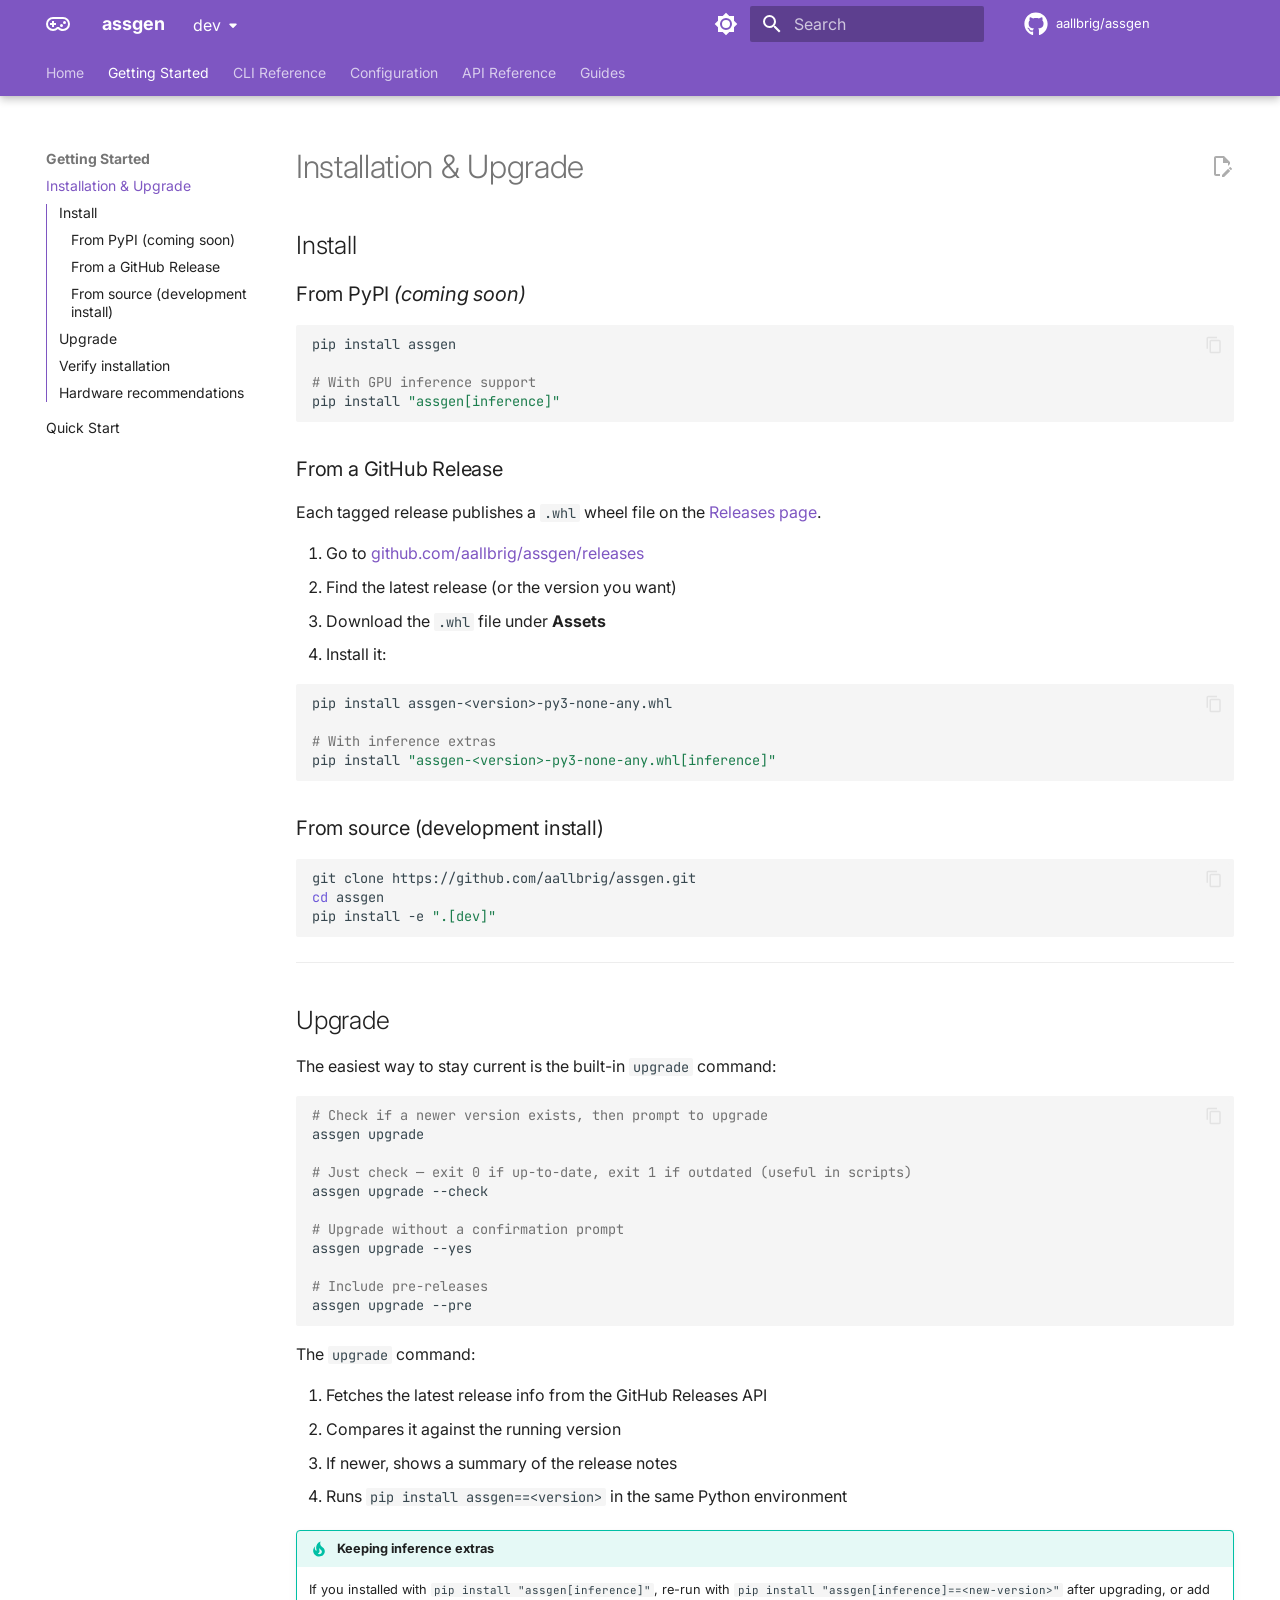
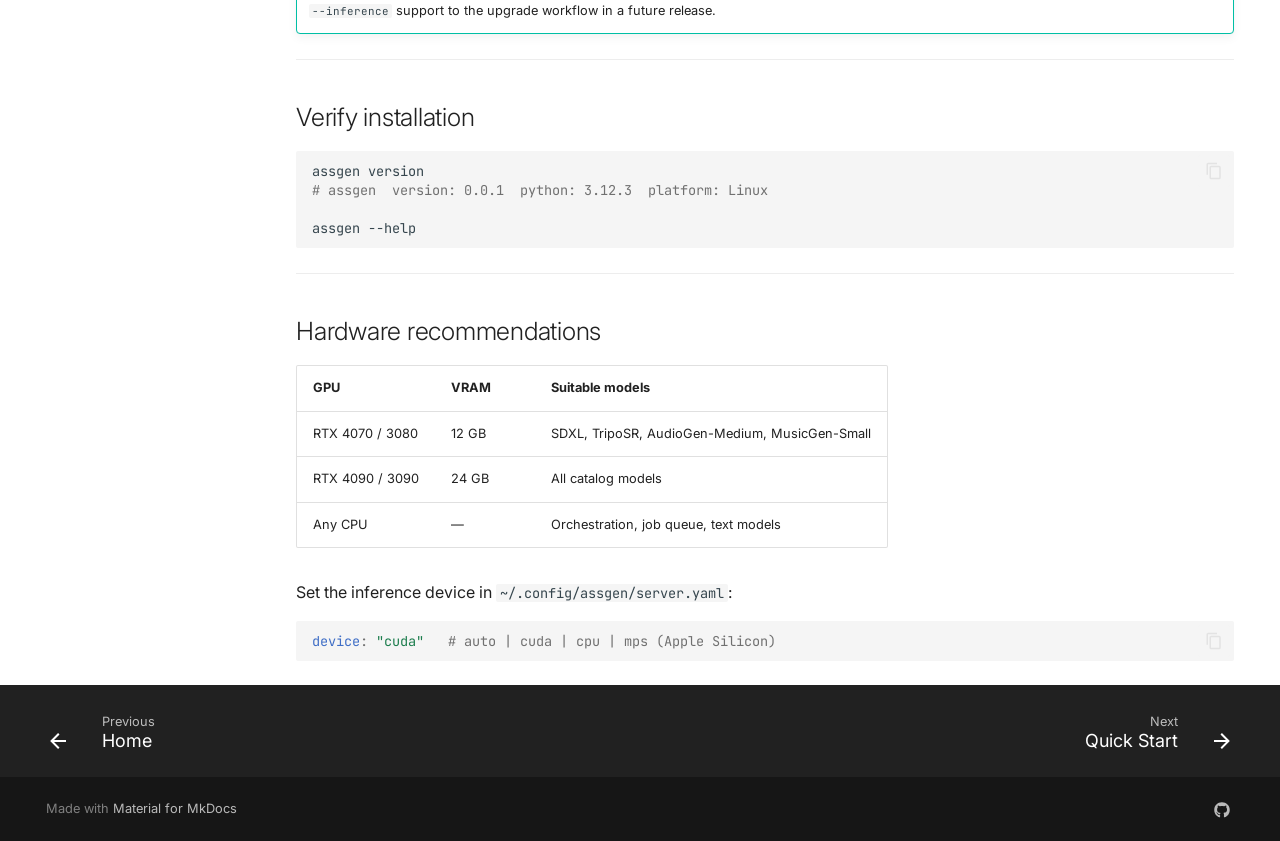
<file: dev/install/index.html>
<!doctype html>
<html lang="en" class="no-js">
  <head>
    
      <meta charset="utf-8">
      <meta name="viewport" content="width=device-width,initial-scale=1">
      
        <meta name="description" content="AI-driven game asset generation pipeline — CLI + server for 3D game development">
      
      
      
        <link rel="canonical" href="https://aallbrig.github.io/assgen/latest/install/">
      
      
        <link rel="prev" href="..">
      
      
        <link rel="next" href="../quickstart/">
      
      
        
      
      
      <link rel="icon" href="../assets/images/favicon.png">
      <meta name="generator" content="mkdocs-1.6.1, mkdocs-material-9.7.4">
    
    
      
        <title>Installation & Upgrade - assgen</title>
      
    
    
      <link rel="stylesheet" href="../assets/stylesheets/main.484c7ddc.min.css">
      
        
        <link rel="stylesheet" href="../assets/stylesheets/palette.ab4e12ef.min.css">
      
      


    
    
      
    
    
      
        
        
        <link rel="preconnect" href="https://fonts.gstatic.com" crossorigin>
        <link rel="stylesheet" href="https://fonts.googleapis.com/css?family=Inter:300,300i,400,400i,700,700i%7CJetBrains+Mono:400,400i,700,700i&display=fallback">
        <style>:root{--md-text-font:"Inter";--md-code-font:"JetBrains Mono"}</style>
      
    
    
      <link rel="stylesheet" href="../assets/_mkdocstrings.css">
    
      <link rel="stylesheet" href="../stylesheets/extra.css">
    
    <script>__md_scope=new URL("..",location),__md_hash=e=>[...e].reduce(((e,_)=>(e<<5)-e+_.charCodeAt(0)),0),__md_get=(e,_=localStorage,t=__md_scope)=>JSON.parse(_.getItem(t.pathname+"."+e)),__md_set=(e,_,t=localStorage,a=__md_scope)=>{try{t.setItem(a.pathname+"."+e,JSON.stringify(_))}catch(e){}}</script>
    
      

    
    
  </head>
  
  
    
    
      
    
    
    
    
    <body dir="ltr" data-md-color-scheme="slate" data-md-color-primary="deep-purple" data-md-color-accent="cyan">
  
    
    <input class="md-toggle" data-md-toggle="drawer" type="checkbox" id="__drawer" autocomplete="off">
    <input class="md-toggle" data-md-toggle="search" type="checkbox" id="__search" autocomplete="off">
    <label class="md-overlay" for="__drawer"></label>
    <div data-md-component="skip">
      
        
        <a href="#installation-upgrade" class="md-skip">
          Skip to content
        </a>
      
    </div>
    <div data-md-component="announce">
      
    </div>
    
      <div data-md-color-scheme="default" data-md-component="outdated" hidden>
        
      </div>
    
    
      

  

<header class="md-header md-header--shadow md-header--lifted" data-md-component="header">
  <nav class="md-header__inner md-grid" aria-label="Header">
    <a href=".." title="assgen" class="md-header__button md-logo" aria-label="assgen" data-md-component="logo">
      
  
  <svg xmlns="http://www.w3.org/2000/svg" viewBox="0 0 24 24"><path d="M6 9h2v2h2v2H8v2H6v-2H4v-2h2zm12.5 0a1.5 1.5 0 0 1 1.5 1.5 1.5 1.5 0 0 1-1.5 1.5 1.5 1.5 0 0 1-1.5-1.5A1.5 1.5 0 0 1 18.5 9m-3 3a1.5 1.5 0 0 1 1.5 1.5 1.5 1.5 0 0 1-1.5 1.5 1.5 1.5 0 0 1-1.5-1.5 1.5 1.5 0 0 1 1.5-1.5M17 5a7 7 0 0 1 7 7 7 7 0 0 1-7 7c-1.96 0-3.73-.8-5-2.1A6.96 6.96 0 0 1 7 19a7 7 0 0 1-7-7 7 7 0 0 1 7-7zM7 7a5 5 0 0 0-5 5 5 5 0 0 0 5 5c1.64 0 3.09-.79 4-2h2c.91 1.21 2.36 2 4 2a5 5 0 0 0 5-5 5 5 0 0 0-5-5z"/></svg>

    </a>
    <label class="md-header__button md-icon" for="__drawer">
      
      <svg xmlns="http://www.w3.org/2000/svg" viewBox="0 0 24 24"><path d="M3 6h18v2H3zm0 5h18v2H3zm0 5h18v2H3z"/></svg>
    </label>
    <div class="md-header__title" data-md-component="header-title">
      <div class="md-header__ellipsis">
        <div class="md-header__topic">
          <span class="md-ellipsis">
            assgen
          </span>
        </div>
        <div class="md-header__topic" data-md-component="header-topic">
          <span class="md-ellipsis">
            
              Installation & Upgrade
            
          </span>
        </div>
      </div>
    </div>
    
      
        <form class="md-header__option" data-md-component="palette">
  
    
    
    
    <input class="md-option" data-md-color-media="(prefers-color-scheme: dark)" data-md-color-scheme="slate" data-md-color-primary="deep-purple" data-md-color-accent="cyan"  aria-label="Switch to light mode"  type="radio" name="__palette" id="__palette_0">
    
      <label class="md-header__button md-icon" title="Switch to light mode" for="__palette_1" hidden>
        <svg xmlns="http://www.w3.org/2000/svg" viewBox="0 0 24 24"><path d="M12 18c-.89 0-1.74-.2-2.5-.55C11.56 16.5 13 14.42 13 12s-1.44-4.5-3.5-5.45C10.26 6.2 11.11 6 12 6a6 6 0 0 1 6 6 6 6 0 0 1-6 6m8-9.31V4h-4.69L12 .69 8.69 4H4v4.69L.69 12 4 15.31V20h4.69L12 23.31 15.31 20H20v-4.69L23.31 12z"/></svg>
      </label>
    
  
    
    
    
    <input class="md-option" data-md-color-media="(prefers-color-scheme: light)" data-md-color-scheme="default" data-md-color-primary="deep-purple" data-md-color-accent="cyan"  aria-label="Switch to dark mode"  type="radio" name="__palette" id="__palette_1">
    
      <label class="md-header__button md-icon" title="Switch to dark mode" for="__palette_0" hidden>
        <svg xmlns="http://www.w3.org/2000/svg" viewBox="0 0 24 24"><path d="M12 8a4 4 0 0 0-4 4 4 4 0 0 0 4 4 4 4 0 0 0 4-4 4 4 0 0 0-4-4m0 10a6 6 0 0 1-6-6 6 6 0 0 1 6-6 6 6 0 0 1 6 6 6 6 0 0 1-6 6m8-9.31V4h-4.69L12 .69 8.69 4H4v4.69L.69 12 4 15.31V20h4.69L12 23.31 15.31 20H20v-4.69L23.31 12z"/></svg>
      </label>
    
  
</form>
      
    
    
      <script>var palette=__md_get("__palette");if(palette&&palette.color){if("(prefers-color-scheme)"===palette.color.media){var media=matchMedia("(prefers-color-scheme: light)"),input=document.querySelector(media.matches?"[data-md-color-media='(prefers-color-scheme: light)']":"[data-md-color-media='(prefers-color-scheme: dark)']");palette.color.media=input.getAttribute("data-md-color-media"),palette.color.scheme=input.getAttribute("data-md-color-scheme"),palette.color.primary=input.getAttribute("data-md-color-primary"),palette.color.accent=input.getAttribute("data-md-color-accent")}for(var[key,value]of Object.entries(palette.color))document.body.setAttribute("data-md-color-"+key,value)}</script>
    
    
    
      
      
        <label class="md-header__button md-icon" for="__search">
          
          <svg xmlns="http://www.w3.org/2000/svg" viewBox="0 0 24 24"><path d="M9.5 3A6.5 6.5 0 0 1 16 9.5c0 1.61-.59 3.09-1.56 4.23l.27.27h.79l5 5-1.5 1.5-5-5v-.79l-.27-.27A6.52 6.52 0 0 1 9.5 16 6.5 6.5 0 0 1 3 9.5 6.5 6.5 0 0 1 9.5 3m0 2C7 5 5 7 5 9.5S7 14 9.5 14 14 12 14 9.5 12 5 9.5 5"/></svg>
        </label>
        <div class="md-search" data-md-component="search" role="dialog">
  <label class="md-search__overlay" for="__search"></label>
  <div class="md-search__inner" role="search">
    <form class="md-search__form" name="search">
      <input type="text" class="md-search__input" name="query" aria-label="Search" placeholder="Search" autocapitalize="off" autocorrect="off" autocomplete="off" spellcheck="false" data-md-component="search-query" required>
      <label class="md-search__icon md-icon" for="__search">
        
        <svg xmlns="http://www.w3.org/2000/svg" viewBox="0 0 24 24"><path d="M9.5 3A6.5 6.5 0 0 1 16 9.5c0 1.61-.59 3.09-1.56 4.23l.27.27h.79l5 5-1.5 1.5-5-5v-.79l-.27-.27A6.52 6.52 0 0 1 9.5 16 6.5 6.5 0 0 1 3 9.5 6.5 6.5 0 0 1 9.5 3m0 2C7 5 5 7 5 9.5S7 14 9.5 14 14 12 14 9.5 12 5 9.5 5"/></svg>
        
        <svg xmlns="http://www.w3.org/2000/svg" viewBox="0 0 24 24"><path d="M20 11v2H8l5.5 5.5-1.42 1.42L4.16 12l7.92-7.92L13.5 5.5 8 11z"/></svg>
      </label>
      <nav class="md-search__options" aria-label="Search">
        
        <button type="reset" class="md-search__icon md-icon" title="Clear" aria-label="Clear" tabindex="-1">
          
          <svg xmlns="http://www.w3.org/2000/svg" viewBox="0 0 24 24"><path d="M19 6.41 17.59 5 12 10.59 6.41 5 5 6.41 10.59 12 5 17.59 6.41 19 12 13.41 17.59 19 19 17.59 13.41 12z"/></svg>
        </button>
      </nav>
      
        <div class="md-search__suggest" data-md-component="search-suggest"></div>
      
    </form>
    <div class="md-search__output">
      <div class="md-search__scrollwrap" tabindex="0" data-md-scrollfix>
        <div class="md-search-result" data-md-component="search-result">
          <div class="md-search-result__meta">
            Initializing search
          </div>
          <ol class="md-search-result__list" role="presentation"></ol>
        </div>
      </div>
    </div>
  </div>
</div>
      
    
    
      <div class="md-header__source">
        <a href="https://github.com/aallbrig/assgen" title="Go to repository" class="md-source" data-md-component="source">
  <div class="md-source__icon md-icon">
    
    <svg xmlns="http://www.w3.org/2000/svg" viewBox="0 0 512 512"><!--! Font Awesome Free 7.1.0 by @fontawesome - https://fontawesome.com License - https://fontawesome.com/license/free (Icons: CC BY 4.0, Fonts: SIL OFL 1.1, Code: MIT License) Copyright 2025 Fonticons, Inc.--><path d="M173.9 397.4c0 2-2.3 3.6-5.2 3.6-3.3.3-5.6-1.3-5.6-3.6 0-2 2.3-3.6 5.2-3.6 3-.3 5.6 1.3 5.6 3.6m-31.1-4.5c-.7 2 1.3 4.3 4.3 4.9 2.6 1 5.6 0 6.2-2s-1.3-4.3-4.3-5.2c-2.6-.7-5.5.3-6.2 2.3m44.2-1.7c-2.9.7-4.9 2.6-4.6 4.9.3 2 2.9 3.3 5.9 2.6 2.9-.7 4.9-2.6 4.6-4.6-.3-1.9-3-3.2-5.9-2.9M252.8 8C114.1 8 8 113.3 8 252c0 110.9 69.8 205.8 169.5 239.2 12.8 2.3 17.3-5.6 17.3-12.1 0-6.2-.3-40.4-.3-61.4 0 0-70 15-84.7-29.8 0 0-11.4-29.1-27.8-36.6 0 0-22.9-15.7 1.6-15.4 0 0 24.9 2 38.6 25.8 21.9 38.6 58.6 27.5 72.9 20.9 2.3-16 8.8-27.1 16-33.7-55.9-6.2-112.3-14.3-112.3-110.5 0-27.5 7.6-41.3 23.6-58.9-2.6-6.5-11.1-33.3 2.6-67.9 20.9-6.5 69 27 69 27 20-5.6 41.5-8.5 62.8-8.5s42.8 2.9 62.8 8.5c0 0 48.1-33.6 69-27 13.7 34.7 5.2 61.4 2.6 67.9 16 17.7 25.8 31.5 25.8 58.9 0 96.5-58.9 104.2-114.8 110.5 9.2 7.9 17 22.9 17 46.4 0 33.7-.3 75.4-.3 83.6 0 6.5 4.6 14.4 17.3 12.1C436.2 457.8 504 362.9 504 252 504 113.3 391.5 8 252.8 8M105.2 352.9c-1.3 1-1 3.3.7 5.2 1.6 1.6 3.9 2.3 5.2 1 1.3-1 1-3.3-.7-5.2-1.6-1.6-3.9-2.3-5.2-1m-10.8-8.1c-.7 1.3.3 2.9 2.3 3.9 1.6 1 3.6.7 4.3-.7.7-1.3-.3-2.9-2.3-3.9-2-.6-3.6-.3-4.3.7m32.4 35.6c-1.6 1.3-1 4.3 1.3 6.2 2.3 2.3 5.2 2.6 6.5 1 1.3-1.3.7-4.3-1.3-6.2-2.2-2.3-5.2-2.6-6.5-1m-11.4-14.7c-1.6 1-1.6 3.6 0 5.9s4.3 3.3 5.6 2.3c1.6-1.3 1.6-3.9 0-6.2-1.4-2.3-4-3.3-5.6-2"/></svg>
  </div>
  <div class="md-source__repository">
    aallbrig/assgen
  </div>
</a>
      </div>
    
  </nav>
  
    
      
<nav class="md-tabs" aria-label="Tabs" data-md-component="tabs">
  <div class="md-grid">
    <ul class="md-tabs__list">
      
        
  
  
  
  
    <li class="md-tabs__item">
      <a href=".." class="md-tabs__link">
        
  
  
    
  
  Home

      </a>
    </li>
  

      
        
  
  
  
    
  
  
    
    
      <li class="md-tabs__item md-tabs__item--active">
        <a href="./" class="md-tabs__link">
          
  
  
  Getting Started

        </a>
      </li>
    
  

      
        
  
  
  
  
    <li class="md-tabs__item">
      <a href="../cli-reference/" class="md-tabs__link">
        
  
  
    
  
  CLI Reference

      </a>
    </li>
  

      
        
  
  
  
  
    
    
      <li class="md-tabs__item">
        <a href="../configuration/" class="md-tabs__link">
          
  
  
  Configuration

        </a>
      </li>
    
  

      
        
  
  
  
  
    <li class="md-tabs__item">
      <a href="../api-reference/" class="md-tabs__link">
        
  
  
    
  
  API Reference

      </a>
    </li>
  

      
        
  
  
  
  
    
    
      <li class="md-tabs__item">
        <a href="../ux-design/" class="md-tabs__link">
          
  
  
  Guides

        </a>
      </li>
    
  

      
    </ul>
  </div>
</nav>
    
  
</header>
    
    <div class="md-container" data-md-component="container">
      
      
        
      
      <main class="md-main" data-md-component="main">
        <div class="md-main__inner md-grid">
          
            
              
              <div class="md-sidebar md-sidebar--primary" data-md-component="sidebar" data-md-type="navigation" >
                <div class="md-sidebar__scrollwrap">
                  <div class="md-sidebar__inner">
                    


  


  

<nav class="md-nav md-nav--primary md-nav--lifted md-nav--integrated" aria-label="Navigation" data-md-level="0">
  <label class="md-nav__title" for="__drawer">
    <a href=".." title="assgen" class="md-nav__button md-logo" aria-label="assgen" data-md-component="logo">
      
  
  <svg xmlns="http://www.w3.org/2000/svg" viewBox="0 0 24 24"><path d="M6 9h2v2h2v2H8v2H6v-2H4v-2h2zm12.5 0a1.5 1.5 0 0 1 1.5 1.5 1.5 1.5 0 0 1-1.5 1.5 1.5 1.5 0 0 1-1.5-1.5A1.5 1.5 0 0 1 18.5 9m-3 3a1.5 1.5 0 0 1 1.5 1.5 1.5 1.5 0 0 1-1.5 1.5 1.5 1.5 0 0 1-1.5-1.5 1.5 1.5 0 0 1 1.5-1.5M17 5a7 7 0 0 1 7 7 7 7 0 0 1-7 7c-1.96 0-3.73-.8-5-2.1A6.96 6.96 0 0 1 7 19a7 7 0 0 1-7-7 7 7 0 0 1 7-7zM7 7a5 5 0 0 0-5 5 5 5 0 0 0 5 5c1.64 0 3.09-.79 4-2h2c.91 1.21 2.36 2 4 2a5 5 0 0 0 5-5 5 5 0 0 0-5-5z"/></svg>

    </a>
    assgen
  </label>
  
    <div class="md-nav__source">
      <a href="https://github.com/aallbrig/assgen" title="Go to repository" class="md-source" data-md-component="source">
  <div class="md-source__icon md-icon">
    
    <svg xmlns="http://www.w3.org/2000/svg" viewBox="0 0 512 512"><!--! Font Awesome Free 7.1.0 by @fontawesome - https://fontawesome.com License - https://fontawesome.com/license/free (Icons: CC BY 4.0, Fonts: SIL OFL 1.1, Code: MIT License) Copyright 2025 Fonticons, Inc.--><path d="M173.9 397.4c0 2-2.3 3.6-5.2 3.6-3.3.3-5.6-1.3-5.6-3.6 0-2 2.3-3.6 5.2-3.6 3-.3 5.6 1.3 5.6 3.6m-31.1-4.5c-.7 2 1.3 4.3 4.3 4.9 2.6 1 5.6 0 6.2-2s-1.3-4.3-4.3-5.2c-2.6-.7-5.5.3-6.2 2.3m44.2-1.7c-2.9.7-4.9 2.6-4.6 4.9.3 2 2.9 3.3 5.9 2.6 2.9-.7 4.9-2.6 4.6-4.6-.3-1.9-3-3.2-5.9-2.9M252.8 8C114.1 8 8 113.3 8 252c0 110.9 69.8 205.8 169.5 239.2 12.8 2.3 17.3-5.6 17.3-12.1 0-6.2-.3-40.4-.3-61.4 0 0-70 15-84.7-29.8 0 0-11.4-29.1-27.8-36.6 0 0-22.9-15.7 1.6-15.4 0 0 24.9 2 38.6 25.8 21.9 38.6 58.6 27.5 72.9 20.9 2.3-16 8.8-27.1 16-33.7-55.9-6.2-112.3-14.3-112.3-110.5 0-27.5 7.6-41.3 23.6-58.9-2.6-6.5-11.1-33.3 2.6-67.9 20.9-6.5 69 27 69 27 20-5.6 41.5-8.5 62.8-8.5s42.8 2.9 62.8 8.5c0 0 48.1-33.6 69-27 13.7 34.7 5.2 61.4 2.6 67.9 16 17.7 25.8 31.5 25.8 58.9 0 96.5-58.9 104.2-114.8 110.5 9.2 7.9 17 22.9 17 46.4 0 33.7-.3 75.4-.3 83.6 0 6.5 4.6 14.4 17.3 12.1C436.2 457.8 504 362.9 504 252 504 113.3 391.5 8 252.8 8M105.2 352.9c-1.3 1-1 3.3.7 5.2 1.6 1.6 3.9 2.3 5.2 1 1.3-1 1-3.3-.7-5.2-1.6-1.6-3.9-2.3-5.2-1m-10.8-8.1c-.7 1.3.3 2.9 2.3 3.9 1.6 1 3.6.7 4.3-.7.7-1.3-.3-2.9-2.3-3.9-2-.6-3.6-.3-4.3.7m32.4 35.6c-1.6 1.3-1 4.3 1.3 6.2 2.3 2.3 5.2 2.6 6.5 1 1.3-1.3.7-4.3-1.3-6.2-2.2-2.3-5.2-2.6-6.5-1m-11.4-14.7c-1.6 1-1.6 3.6 0 5.9s4.3 3.3 5.6 2.3c1.6-1.3 1.6-3.9 0-6.2-1.4-2.3-4-3.3-5.6-2"/></svg>
  </div>
  <div class="md-source__repository">
    aallbrig/assgen
  </div>
</a>
    </div>
  
  <ul class="md-nav__list" data-md-scrollfix>
    
      
      
  
  
  
  
    <li class="md-nav__item">
      <a href=".." class="md-nav__link">
        
  
  
  <span class="md-ellipsis">
    
  
    Home
  

    
  </span>
  
  

      </a>
    </li>
  

    
      
      
  
  
    
  
  
  
    
    
    
    
      
        
        
      
      
        
      
    
    
    <li class="md-nav__item md-nav__item--active md-nav__item--section md-nav__item--nested">
      
        
        
        <input class="md-nav__toggle md-toggle " type="checkbox" id="__nav_2" checked>
        
          
          <label class="md-nav__link" for="__nav_2" id="__nav_2_label" tabindex="">
            
  
  
  <span class="md-ellipsis">
    
  
    Getting Started
  

    
  </span>
  
  

            <span class="md-nav__icon md-icon"></span>
          </label>
        
        <nav class="md-nav" data-md-level="1" aria-labelledby="__nav_2_label" aria-expanded="true">
          <label class="md-nav__title" for="__nav_2">
            <span class="md-nav__icon md-icon"></span>
            
  
    Getting Started
  

          </label>
          <ul class="md-nav__list" data-md-scrollfix>
            
              
                
  
  
    
  
  
  
    <li class="md-nav__item md-nav__item--active">
      
      <input class="md-nav__toggle md-toggle" type="checkbox" id="__toc">
      
      
        
      
      
        <label class="md-nav__link md-nav__link--active" for="__toc">
          
  
  
  <span class="md-ellipsis">
    
  
    Installation & Upgrade
  

    
  </span>
  
  

          <span class="md-nav__icon md-icon"></span>
        </label>
      
      <a href="./" class="md-nav__link md-nav__link--active">
        
  
  
  <span class="md-ellipsis">
    
  
    Installation & Upgrade
  

    
  </span>
  
  

      </a>
      
        

<nav class="md-nav md-nav--secondary" aria-label="Table of contents">
  
  
  
    
  
  
    <label class="md-nav__title" for="__toc">
      <span class="md-nav__icon md-icon"></span>
      Table of contents
    </label>
    <ul class="md-nav__list" data-md-component="toc" data-md-scrollfix>
      
        <li class="md-nav__item">
  <a href="#install" class="md-nav__link">
    <span class="md-ellipsis">
      
        Install
      
    </span>
  </a>
  
    <nav class="md-nav" aria-label="Install">
      <ul class="md-nav__list">
        
          <li class="md-nav__item">
  <a href="#from-pypi-coming-soon" class="md-nav__link">
    <span class="md-ellipsis">
      
        From PyPI (coming soon)
      
    </span>
  </a>
  
</li>
        
          <li class="md-nav__item">
  <a href="#from-a-github-release" class="md-nav__link">
    <span class="md-ellipsis">
      
        From a GitHub Release
      
    </span>
  </a>
  
</li>
        
          <li class="md-nav__item">
  <a href="#from-source-development-install" class="md-nav__link">
    <span class="md-ellipsis">
      
        From source (development install)
      
    </span>
  </a>
  
</li>
        
      </ul>
    </nav>
  
</li>
      
        <li class="md-nav__item">
  <a href="#upgrade" class="md-nav__link">
    <span class="md-ellipsis">
      
        Upgrade
      
    </span>
  </a>
  
</li>
      
        <li class="md-nav__item">
  <a href="#verify-installation" class="md-nav__link">
    <span class="md-ellipsis">
      
        Verify installation
      
    </span>
  </a>
  
</li>
      
        <li class="md-nav__item">
  <a href="#hardware-recommendations" class="md-nav__link">
    <span class="md-ellipsis">
      
        Hardware recommendations
      
    </span>
  </a>
  
</li>
      
    </ul>
  
</nav>
      
    </li>
  

              
            
              
                
  
  
  
  
    <li class="md-nav__item">
      <a href="../quickstart/" class="md-nav__link">
        
  
  
  <span class="md-ellipsis">
    
  
    Quick Start
  

    
  </span>
  
  

      </a>
    </li>
  

              
            
          </ul>
        </nav>
      
    </li>
  

    
      
      
  
  
  
  
    <li class="md-nav__item">
      <a href="../cli-reference/" class="md-nav__link">
        
  
  
  <span class="md-ellipsis">
    
  
    CLI Reference
  

    
  </span>
  
  

      </a>
    </li>
  

    
      
      
  
  
  
  
    
    
    
    
      
      
        
      
    
    
    <li class="md-nav__item md-nav__item--nested">
      
        
        
          
        
        <input class="md-nav__toggle md-toggle md-toggle--indeterminate" type="checkbox" id="__nav_4" >
        
          
          <label class="md-nav__link" for="__nav_4" id="__nav_4_label" tabindex="0">
            
  
  
  <span class="md-ellipsis">
    
  
    Configuration
  

    
  </span>
  
  

            <span class="md-nav__icon md-icon"></span>
          </label>
        
        <nav class="md-nav" data-md-level="1" aria-labelledby="__nav_4_label" aria-expanded="false">
          <label class="md-nav__title" for="__nav_4">
            <span class="md-nav__icon md-icon"></span>
            
  
    Configuration
  

          </label>
          <ul class="md-nav__list" data-md-scrollfix>
            
              
                
  
  
  
  
    <li class="md-nav__item">
      <a href="../configuration/" class="md-nav__link">
        
  
  
  <span class="md-ellipsis">
    
  
    Overview
  

    
  </span>
  
  

      </a>
    </li>
  

              
            
              
                
  
  
  
  
    <li class="md-nav__item">
      <a href="../model-validation/" class="md-nav__link">
        
  
  
  <span class="md-ellipsis">
    
  
    Model Validation
  

    
  </span>
  
  

      </a>
    </li>
  

              
            
          </ul>
        </nav>
      
    </li>
  

    
      
      
  
  
  
  
    <li class="md-nav__item">
      <a href="../api-reference/" class="md-nav__link">
        
  
  
  <span class="md-ellipsis">
    
  
    API Reference
  

    
  </span>
  
  

      </a>
    </li>
  

    
      
      
  
  
  
  
    
    
    
    
      
      
        
      
    
    
    <li class="md-nav__item md-nav__item--nested">
      
        
        
          
        
        <input class="md-nav__toggle md-toggle md-toggle--indeterminate" type="checkbox" id="__nav_6" >
        
          
          <label class="md-nav__link" for="__nav_6" id="__nav_6_label" tabindex="0">
            
  
  
  <span class="md-ellipsis">
    
  
    Guides
  

    
  </span>
  
  

            <span class="md-nav__icon md-icon"></span>
          </label>
        
        <nav class="md-nav" data-md-level="1" aria-labelledby="__nav_6_label" aria-expanded="false">
          <label class="md-nav__title" for="__nav_6">
            <span class="md-nav__icon md-icon"></span>
            
  
    Guides
  

          </label>
          <ul class="md-nav__list" data-md-scrollfix>
            
              
                
  
  
  
  
    <li class="md-nav__item">
      <a href="../ux-design/" class="md-nav__link">
        
  
  
  <span class="md-ellipsis">
    
  
    UX Design & User Flows
  

    
  </span>
  
  

      </a>
    </li>
  

              
            
              
                
  
  
  
  
    <li class="md-nav__item">
      <a href="../server-setup/" class="md-nav__link">
        
  
  
  <span class="md-ellipsis">
    
  
    Server Setup (Remote GPU)
  

    
  </span>
  
  

      </a>
    </li>
  

              
            
              
                
  
  
  
  
    <li class="md-nav__item">
      <a href="../contributing/" class="md-nav__link">
        
  
  
  <span class="md-ellipsis">
    
  
    Adding Inference Handlers
  

    
  </span>
  
  

      </a>
    </li>
  

              
            
          </ul>
        </nav>
      
    </li>
  

    
  </ul>
</nav>
                  </div>
                </div>
              </div>
            
            
          
          
            <div class="md-content" data-md-component="content">
              
              <article class="md-content__inner md-typeset">
                
                  


  
    <a href="https://github.com/aallbrig/assgen/edit/main/docs/install.md" title="Edit this page" class="md-content__button md-icon" rel="edit">
      
      <svg xmlns="http://www.w3.org/2000/svg" viewBox="0 0 24 24"><path d="M10 20H6V4h7v5h5v3.1l2-2V8l-6-6H6c-1.1 0-2 .9-2 2v16c0 1.1.9 2 2 2h4zm10.2-7c.1 0 .3.1.4.2l1.3 1.3c.2.2.2.6 0 .8l-1 1-2.1-2.1 1-1c.1-.1.2-.2.4-.2m0 3.9L14.1 23H12v-2.1l6.1-6.1z"/></svg>
    </a>
  
  


<h1 id="installation-upgrade">Installation &amp; Upgrade<a class="headerlink" href="#installation-upgrade" title="Permanent link">&para;</a></h1>
<h2 id="install">Install<a class="headerlink" href="#install" title="Permanent link">&para;</a></h2>
<h3 id="from-pypi-coming-soon">From PyPI <em>(coming soon)</em><a class="headerlink" href="#from-pypi-coming-soon" title="Permanent link">&para;</a></h3>
<div class="language-bash highlight"><pre><span></span><code><span id="__span-0-1"><a id="__codelineno-0-1" name="__codelineno-0-1" href="#__codelineno-0-1"></a>pip<span class="w"> </span>install<span class="w"> </span>assgen
</span><span id="__span-0-2"><a id="__codelineno-0-2" name="__codelineno-0-2" href="#__codelineno-0-2"></a>
</span><span id="__span-0-3"><a id="__codelineno-0-3" name="__codelineno-0-3" href="#__codelineno-0-3"></a><span class="c1"># With GPU inference support</span>
</span><span id="__span-0-4"><a id="__codelineno-0-4" name="__codelineno-0-4" href="#__codelineno-0-4"></a>pip<span class="w"> </span>install<span class="w"> </span><span class="s2">&quot;assgen[inference]&quot;</span>
</span></code></pre></div>
<h3 id="from-a-github-release">From a GitHub Release<a class="headerlink" href="#from-a-github-release" title="Permanent link">&para;</a></h3>
<p>Each tagged release publishes a <code>.whl</code> wheel file on the
<a href="https://github.com/aallbrig/assgen/releases">Releases page</a>.</p>
<ol>
<li>Go to <a href="https://github.com/aallbrig/assgen/releases">github.com/aallbrig/assgen/releases</a></li>
<li>Find the latest release (or the version you want)</li>
<li>Download the <code>.whl</code> file under <strong>Assets</strong></li>
<li>Install it:</li>
</ol>
<div class="language-bash highlight"><pre><span></span><code><span id="__span-1-1"><a id="__codelineno-1-1" name="__codelineno-1-1" href="#__codelineno-1-1"></a>pip<span class="w"> </span>install<span class="w"> </span>assgen-&lt;version&gt;-py3-none-any.whl
</span><span id="__span-1-2"><a id="__codelineno-1-2" name="__codelineno-1-2" href="#__codelineno-1-2"></a>
</span><span id="__span-1-3"><a id="__codelineno-1-3" name="__codelineno-1-3" href="#__codelineno-1-3"></a><span class="c1"># With inference extras</span>
</span><span id="__span-1-4"><a id="__codelineno-1-4" name="__codelineno-1-4" href="#__codelineno-1-4"></a>pip<span class="w"> </span>install<span class="w"> </span><span class="s2">&quot;assgen-&lt;version&gt;-py3-none-any.whl[inference]&quot;</span>
</span></code></pre></div>
<h3 id="from-source-development-install">From source (development install)<a class="headerlink" href="#from-source-development-install" title="Permanent link">&para;</a></h3>
<div class="language-bash highlight"><pre><span></span><code><span id="__span-2-1"><a id="__codelineno-2-1" name="__codelineno-2-1" href="#__codelineno-2-1"></a>git<span class="w"> </span>clone<span class="w"> </span>https://github.com/aallbrig/assgen.git
</span><span id="__span-2-2"><a id="__codelineno-2-2" name="__codelineno-2-2" href="#__codelineno-2-2"></a><span class="nb">cd</span><span class="w"> </span>assgen
</span><span id="__span-2-3"><a id="__codelineno-2-3" name="__codelineno-2-3" href="#__codelineno-2-3"></a>pip<span class="w"> </span>install<span class="w"> </span>-e<span class="w"> </span><span class="s2">&quot;.[dev]&quot;</span>
</span></code></pre></div>
<hr />
<h2 id="upgrade">Upgrade<a class="headerlink" href="#upgrade" title="Permanent link">&para;</a></h2>
<p>The easiest way to stay current is the built-in <code>upgrade</code> command:</p>
<div class="language-bash highlight"><pre><span></span><code><span id="__span-3-1"><a id="__codelineno-3-1" name="__codelineno-3-1" href="#__codelineno-3-1"></a><span class="c1"># Check if a newer version exists, then prompt to upgrade</span>
</span><span id="__span-3-2"><a id="__codelineno-3-2" name="__codelineno-3-2" href="#__codelineno-3-2"></a>assgen<span class="w"> </span>upgrade
</span><span id="__span-3-3"><a id="__codelineno-3-3" name="__codelineno-3-3" href="#__codelineno-3-3"></a>
</span><span id="__span-3-4"><a id="__codelineno-3-4" name="__codelineno-3-4" href="#__codelineno-3-4"></a><span class="c1"># Just check — exit 0 if up-to-date, exit 1 if outdated (useful in scripts)</span>
</span><span id="__span-3-5"><a id="__codelineno-3-5" name="__codelineno-3-5" href="#__codelineno-3-5"></a>assgen<span class="w"> </span>upgrade<span class="w"> </span>--check
</span><span id="__span-3-6"><a id="__codelineno-3-6" name="__codelineno-3-6" href="#__codelineno-3-6"></a>
</span><span id="__span-3-7"><a id="__codelineno-3-7" name="__codelineno-3-7" href="#__codelineno-3-7"></a><span class="c1"># Upgrade without a confirmation prompt</span>
</span><span id="__span-3-8"><a id="__codelineno-3-8" name="__codelineno-3-8" href="#__codelineno-3-8"></a>assgen<span class="w"> </span>upgrade<span class="w"> </span>--yes
</span><span id="__span-3-9"><a id="__codelineno-3-9" name="__codelineno-3-9" href="#__codelineno-3-9"></a>
</span><span id="__span-3-10"><a id="__codelineno-3-10" name="__codelineno-3-10" href="#__codelineno-3-10"></a><span class="c1"># Include pre-releases</span>
</span><span id="__span-3-11"><a id="__codelineno-3-11" name="__codelineno-3-11" href="#__codelineno-3-11"></a>assgen<span class="w"> </span>upgrade<span class="w"> </span>--pre
</span></code></pre></div>
<p>The <code>upgrade</code> command:</p>
<ol>
<li>Fetches the latest release info from the GitHub Releases API</li>
<li>Compares it against the running version</li>
<li>If newer, shows a summary of the release notes</li>
<li>Runs <code>pip install assgen==&lt;version&gt;</code> in the same Python environment</li>
</ol>
<div class="admonition tip">
<p class="admonition-title">Keeping inference extras</p>
<p>If you installed with <code>pip install "assgen[inference]"</code>, re-run with
<code>pip install "assgen[inference]==&lt;new-version&gt;"</code> after upgrading, or add
<code>--inference</code> support to the upgrade workflow in a future release.</p>
</div>
<hr />
<h2 id="verify-installation">Verify installation<a class="headerlink" href="#verify-installation" title="Permanent link">&para;</a></h2>
<div class="language-bash highlight"><pre><span></span><code><span id="__span-4-1"><a id="__codelineno-4-1" name="__codelineno-4-1" href="#__codelineno-4-1"></a>assgen<span class="w"> </span>version
</span><span id="__span-4-2"><a id="__codelineno-4-2" name="__codelineno-4-2" href="#__codelineno-4-2"></a><span class="c1"># assgen  version: 0.0.1  python: 3.12.3  platform: Linux</span>
</span><span id="__span-4-3"><a id="__codelineno-4-3" name="__codelineno-4-3" href="#__codelineno-4-3"></a>
</span><span id="__span-4-4"><a id="__codelineno-4-4" name="__codelineno-4-4" href="#__codelineno-4-4"></a>assgen<span class="w"> </span>--help
</span></code></pre></div>
<hr />
<h2 id="hardware-recommendations">Hardware recommendations<a class="headerlink" href="#hardware-recommendations" title="Permanent link">&para;</a></h2>
<table>
<thead>
<tr>
<th>GPU</th>
<th>VRAM</th>
<th>Suitable models</th>
</tr>
</thead>
<tbody>
<tr>
<td>RTX 4070 / 3080</td>
<td>12 GB</td>
<td>SDXL, TripoSR, AudioGen-Medium, MusicGen-Small</td>
</tr>
<tr>
<td>RTX 4090 / 3090</td>
<td>24 GB</td>
<td>All catalog models</td>
</tr>
<tr>
<td>Any CPU</td>
<td>—</td>
<td>Orchestration, job queue, text models</td>
</tr>
</tbody>
</table>
<p>Set the inference device in <code>~/.config/assgen/server.yaml</code>:</p>
<div class="language-yaml highlight"><pre><span></span><code><span id="__span-5-1"><a id="__codelineno-5-1" name="__codelineno-5-1" href="#__codelineno-5-1"></a><span class="nt">device</span><span class="p">:</span><span class="w"> </span><span class="s">&quot;cuda&quot;</span><span class="w">   </span><span class="c1"># auto | cuda | cpu | mps (Apple Silicon)</span>
</span></code></pre></div>












                
              </article>
            </div>
          
          
<script>var target=document.getElementById(location.hash.slice(1));target&&target.name&&(target.checked=target.name.startsWith("__tabbed_"))</script>
        </div>
        
          <button type="button" class="md-top md-icon" data-md-component="top" hidden>
  
  <svg xmlns="http://www.w3.org/2000/svg" viewBox="0 0 24 24"><path d="M13 20h-2V8l-5.5 5.5-1.42-1.42L12 4.16l7.92 7.92-1.42 1.42L13 8z"/></svg>
  Back to top
</button>
        
      </main>
      
        <footer class="md-footer">
  
    
      
      <nav class="md-footer__inner md-grid" aria-label="Footer" >
        
          
          <a href=".." class="md-footer__link md-footer__link--prev" aria-label="Previous: Home">
            <div class="md-footer__button md-icon">
              
              <svg xmlns="http://www.w3.org/2000/svg" viewBox="0 0 24 24"><path d="M20 11v2H8l5.5 5.5-1.42 1.42L4.16 12l7.92-7.92L13.5 5.5 8 11z"/></svg>
            </div>
            <div class="md-footer__title">
              <span class="md-footer__direction">
                Previous
              </span>
              <div class="md-ellipsis">
                Home
              </div>
            </div>
          </a>
        
        
          
          <a href="../quickstart/" class="md-footer__link md-footer__link--next" aria-label="Next: Quick Start">
            <div class="md-footer__title">
              <span class="md-footer__direction">
                Next
              </span>
              <div class="md-ellipsis">
                Quick Start
              </div>
            </div>
            <div class="md-footer__button md-icon">
              
              <svg xmlns="http://www.w3.org/2000/svg" viewBox="0 0 24 24"><path d="M4 11v2h12l-5.5 5.5 1.42 1.42L19.84 12l-7.92-7.92L10.5 5.5 16 11z"/></svg>
            </div>
          </a>
        
      </nav>
    
  
  <div class="md-footer-meta md-typeset">
    <div class="md-footer-meta__inner md-grid">
      <div class="md-copyright">
  
  
    Made with
    <a href="https://squidfunk.github.io/mkdocs-material/" target="_blank" rel="noopener">
      Material for MkDocs
    </a>
  
</div>
      
        
<div class="md-social">
  
    
    
    
    
      
      
    
    <a href="https://github.com/aallbrig/assgen" target="_blank" rel="noopener" title="github.com" class="md-social__link">
      <svg xmlns="http://www.w3.org/2000/svg" viewBox="0 0 512 512"><!--! Font Awesome Free 7.1.0 by @fontawesome - https://fontawesome.com License - https://fontawesome.com/license/free (Icons: CC BY 4.0, Fonts: SIL OFL 1.1, Code: MIT License) Copyright 2025 Fonticons, Inc.--><path d="M173.9 397.4c0 2-2.3 3.6-5.2 3.6-3.3.3-5.6-1.3-5.6-3.6 0-2 2.3-3.6 5.2-3.6 3-.3 5.6 1.3 5.6 3.6m-31.1-4.5c-.7 2 1.3 4.3 4.3 4.9 2.6 1 5.6 0 6.2-2s-1.3-4.3-4.3-5.2c-2.6-.7-5.5.3-6.2 2.3m44.2-1.7c-2.9.7-4.9 2.6-4.6 4.9.3 2 2.9 3.3 5.9 2.6 2.9-.7 4.9-2.6 4.6-4.6-.3-1.9-3-3.2-5.9-2.9M252.8 8C114.1 8 8 113.3 8 252c0 110.9 69.8 205.8 169.5 239.2 12.8 2.3 17.3-5.6 17.3-12.1 0-6.2-.3-40.4-.3-61.4 0 0-70 15-84.7-29.8 0 0-11.4-29.1-27.8-36.6 0 0-22.9-15.7 1.6-15.4 0 0 24.9 2 38.6 25.8 21.9 38.6 58.6 27.5 72.9 20.9 2.3-16 8.8-27.1 16-33.7-55.9-6.2-112.3-14.3-112.3-110.5 0-27.5 7.6-41.3 23.6-58.9-2.6-6.5-11.1-33.3 2.6-67.9 20.9-6.5 69 27 69 27 20-5.6 41.5-8.5 62.8-8.5s42.8 2.9 62.8 8.5c0 0 48.1-33.6 69-27 13.7 34.7 5.2 61.4 2.6 67.9 16 17.7 25.8 31.5 25.8 58.9 0 96.5-58.9 104.2-114.8 110.5 9.2 7.9 17 22.9 17 46.4 0 33.7-.3 75.4-.3 83.6 0 6.5 4.6 14.4 17.3 12.1C436.2 457.8 504 362.9 504 252 504 113.3 391.5 8 252.8 8M105.2 352.9c-1.3 1-1 3.3.7 5.2 1.6 1.6 3.9 2.3 5.2 1 1.3-1 1-3.3-.7-5.2-1.6-1.6-3.9-2.3-5.2-1m-10.8-8.1c-.7 1.3.3 2.9 2.3 3.9 1.6 1 3.6.7 4.3-.7.7-1.3-.3-2.9-2.3-3.9-2-.6-3.6-.3-4.3.7m32.4 35.6c-1.6 1.3-1 4.3 1.3 6.2 2.3 2.3 5.2 2.6 6.5 1 1.3-1.3.7-4.3-1.3-6.2-2.2-2.3-5.2-2.6-6.5-1m-11.4-14.7c-1.6 1-1.6 3.6 0 5.9s4.3 3.3 5.6 2.3c1.6-1.3 1.6-3.9 0-6.2-1.4-2.3-4-3.3-5.6-2"/></svg>
    </a>
  
</div>
      
    </div>
  </div>
</footer>
      
    </div>
    <div class="md-dialog" data-md-component="dialog">
      <div class="md-dialog__inner md-typeset"></div>
    </div>
    
    
    
      
      
      <script id="__config" type="application/json">{"annotate": null, "base": "..", "features": ["navigation.tabs", "navigation.tabs.sticky", "navigation.sections", "navigation.expand", "navigation.top", "navigation.footer", "toc.integrate", "search.highlight", "search.suggest", "content.code.copy", "content.code.annotate", "content.action.edit"], "search": "../assets/javascripts/workers/search.2c215733.min.js", "tags": null, "translations": {"clipboard.copied": "Copied to clipboard", "clipboard.copy": "Copy to clipboard", "search.result.more.one": "1 more on this page", "search.result.more.other": "# more on this page", "search.result.none": "No matching documents", "search.result.one": "1 matching document", "search.result.other": "# matching documents", "search.result.placeholder": "Type to start searching", "search.result.term.missing": "Missing", "select.version": "Select version"}, "version": {"default": "latest", "provider": "mike"}}</script>
    
    
      <script src="../assets/javascripts/bundle.79ae519e.min.js"></script>
      
    
  </body>
</html>
</file>
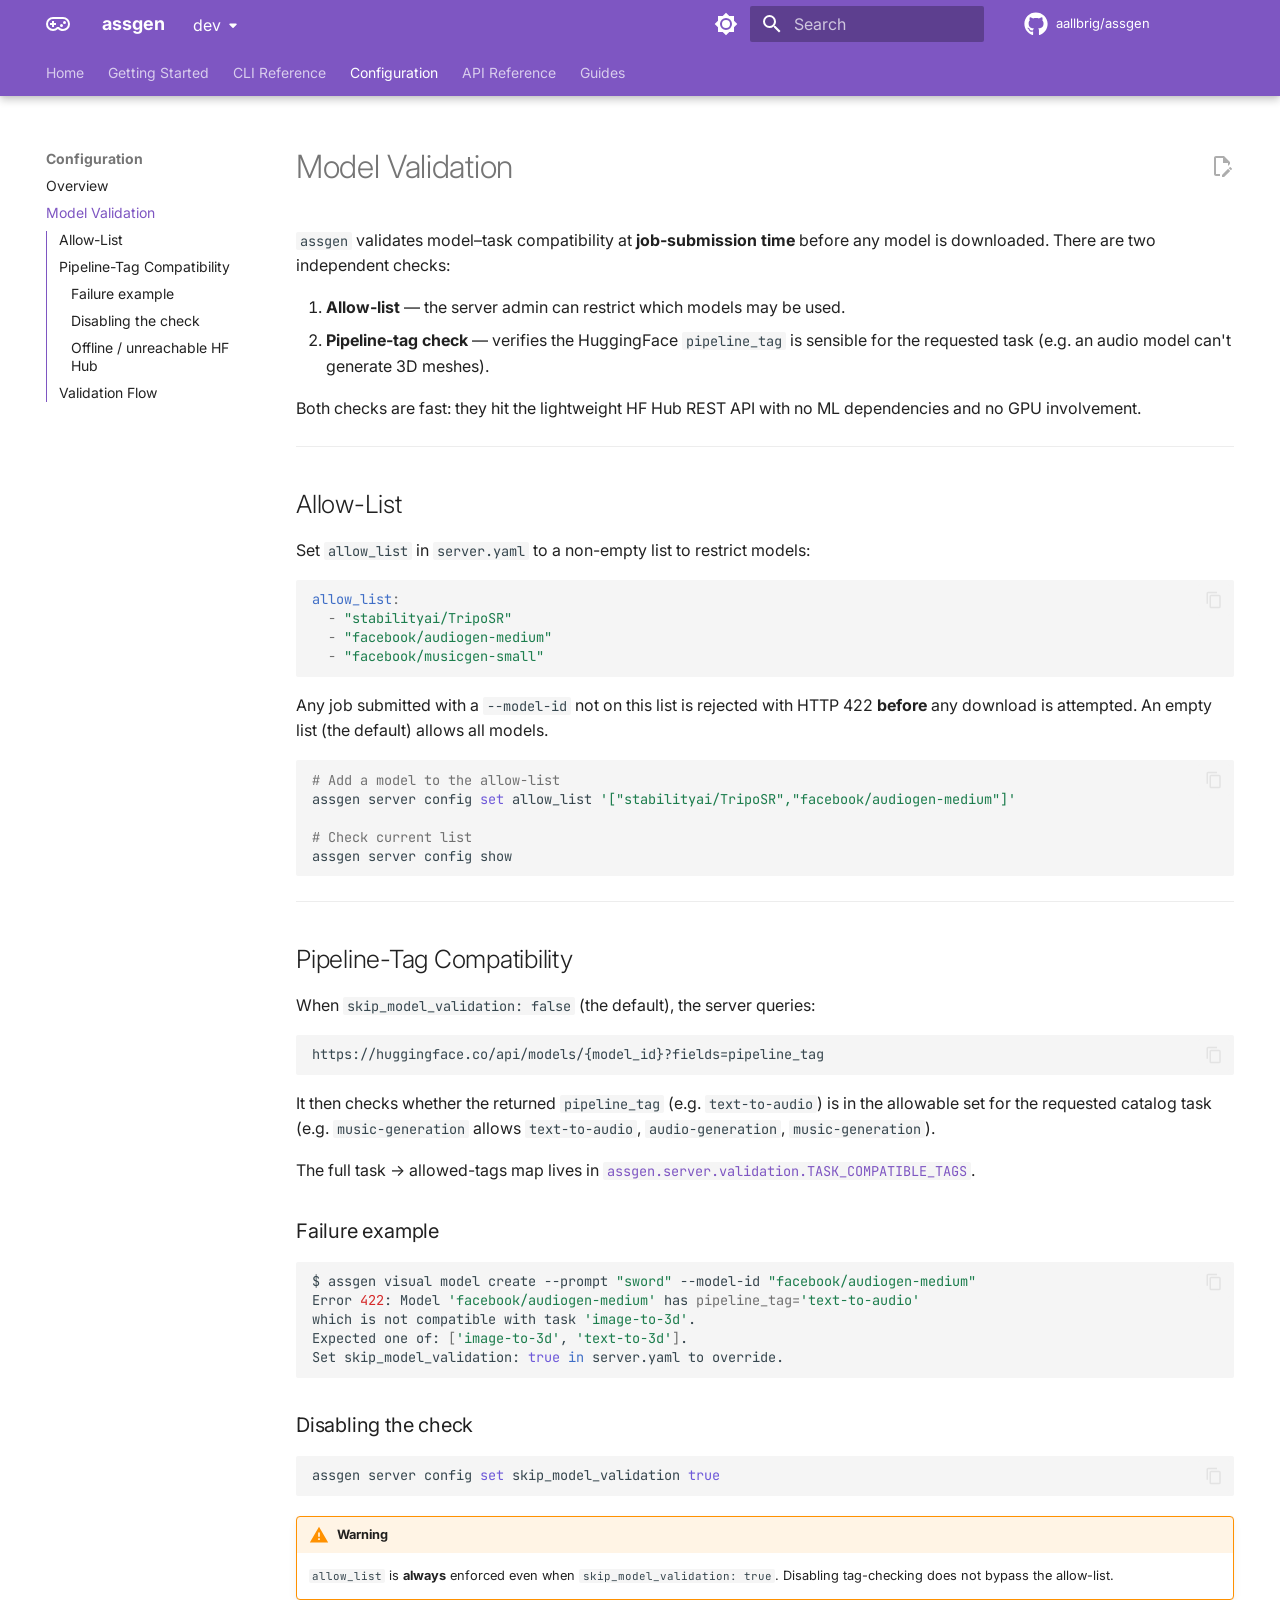
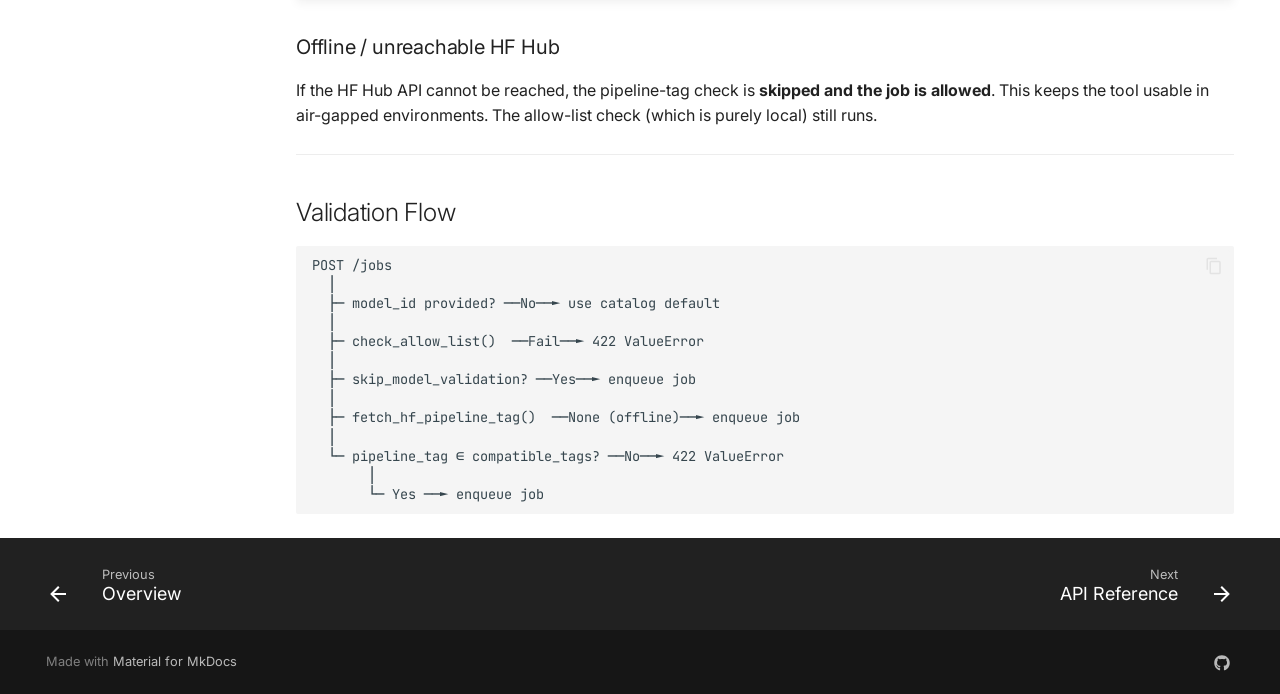
<file: dev/model-validation/index.html>
<!doctype html>
<html lang="en" class="no-js">
  <head>
    
      <meta charset="utf-8">
      <meta name="viewport" content="width=device-width,initial-scale=1">
      
        <meta name="description" content="AI-driven game asset generation pipeline — CLI + server for 3D game development">
      
      
      
        <link rel="canonical" href="https://aallbrig.github.io/assgen/latest/model-validation/">
      
      
        <link rel="prev" href="../configuration/">
      
      
        <link rel="next" href="../api-reference/">
      
      
        
      
      
      <link rel="icon" href="../assets/images/favicon.png">
      <meta name="generator" content="mkdocs-1.6.1, mkdocs-material-9.7.4">
    
    
      
        <title>Model Validation - assgen</title>
      
    
    
      <link rel="stylesheet" href="../assets/stylesheets/main.484c7ddc.min.css">
      
        
        <link rel="stylesheet" href="../assets/stylesheets/palette.ab4e12ef.min.css">
      
      


    
    
      
    
    
      
        
        
        <link rel="preconnect" href="https://fonts.gstatic.com" crossorigin>
        <link rel="stylesheet" href="https://fonts.googleapis.com/css?family=Inter:300,300i,400,400i,700,700i%7CJetBrains+Mono:400,400i,700,700i&display=fallback">
        <style>:root{--md-text-font:"Inter";--md-code-font:"JetBrains Mono"}</style>
      
    
    
      <link rel="stylesheet" href="../assets/_mkdocstrings.css">
    
      <link rel="stylesheet" href="../stylesheets/extra.css">
    
    <script>__md_scope=new URL("..",location),__md_hash=e=>[...e].reduce(((e,_)=>(e<<5)-e+_.charCodeAt(0)),0),__md_get=(e,_=localStorage,t=__md_scope)=>JSON.parse(_.getItem(t.pathname+"."+e)),__md_set=(e,_,t=localStorage,a=__md_scope)=>{try{t.setItem(a.pathname+"."+e,JSON.stringify(_))}catch(e){}}</script>
    
      

    
    
  </head>
  
  
    
    
      
    
    
    
    
    <body dir="ltr" data-md-color-scheme="slate" data-md-color-primary="deep-purple" data-md-color-accent="cyan">
  
    
    <input class="md-toggle" data-md-toggle="drawer" type="checkbox" id="__drawer" autocomplete="off">
    <input class="md-toggle" data-md-toggle="search" type="checkbox" id="__search" autocomplete="off">
    <label class="md-overlay" for="__drawer"></label>
    <div data-md-component="skip">
      
        
        <a href="#model-validation" class="md-skip">
          Skip to content
        </a>
      
    </div>
    <div data-md-component="announce">
      
    </div>
    
      <div data-md-color-scheme="default" data-md-component="outdated" hidden>
        
      </div>
    
    
      

  

<header class="md-header md-header--shadow md-header--lifted" data-md-component="header">
  <nav class="md-header__inner md-grid" aria-label="Header">
    <a href=".." title="assgen" class="md-header__button md-logo" aria-label="assgen" data-md-component="logo">
      
  
  <svg xmlns="http://www.w3.org/2000/svg" viewBox="0 0 24 24"><path d="M6 9h2v2h2v2H8v2H6v-2H4v-2h2zm12.5 0a1.5 1.5 0 0 1 1.5 1.5 1.5 1.5 0 0 1-1.5 1.5 1.5 1.5 0 0 1-1.5-1.5A1.5 1.5 0 0 1 18.5 9m-3 3a1.5 1.5 0 0 1 1.5 1.5 1.5 1.5 0 0 1-1.5 1.5 1.5 1.5 0 0 1-1.5-1.5 1.5 1.5 0 0 1 1.5-1.5M17 5a7 7 0 0 1 7 7 7 7 0 0 1-7 7c-1.96 0-3.73-.8-5-2.1A6.96 6.96 0 0 1 7 19a7 7 0 0 1-7-7 7 7 0 0 1 7-7zM7 7a5 5 0 0 0-5 5 5 5 0 0 0 5 5c1.64 0 3.09-.79 4-2h2c.91 1.21 2.36 2 4 2a5 5 0 0 0 5-5 5 5 0 0 0-5-5z"/></svg>

    </a>
    <label class="md-header__button md-icon" for="__drawer">
      
      <svg xmlns="http://www.w3.org/2000/svg" viewBox="0 0 24 24"><path d="M3 6h18v2H3zm0 5h18v2H3zm0 5h18v2H3z"/></svg>
    </label>
    <div class="md-header__title" data-md-component="header-title">
      <div class="md-header__ellipsis">
        <div class="md-header__topic">
          <span class="md-ellipsis">
            assgen
          </span>
        </div>
        <div class="md-header__topic" data-md-component="header-topic">
          <span class="md-ellipsis">
            
              Model Validation
            
          </span>
        </div>
      </div>
    </div>
    
      
        <form class="md-header__option" data-md-component="palette">
  
    
    
    
    <input class="md-option" data-md-color-media="(prefers-color-scheme: dark)" data-md-color-scheme="slate" data-md-color-primary="deep-purple" data-md-color-accent="cyan"  aria-label="Switch to light mode"  type="radio" name="__palette" id="__palette_0">
    
      <label class="md-header__button md-icon" title="Switch to light mode" for="__palette_1" hidden>
        <svg xmlns="http://www.w3.org/2000/svg" viewBox="0 0 24 24"><path d="M12 18c-.89 0-1.74-.2-2.5-.55C11.56 16.5 13 14.42 13 12s-1.44-4.5-3.5-5.45C10.26 6.2 11.11 6 12 6a6 6 0 0 1 6 6 6 6 0 0 1-6 6m8-9.31V4h-4.69L12 .69 8.69 4H4v4.69L.69 12 4 15.31V20h4.69L12 23.31 15.31 20H20v-4.69L23.31 12z"/></svg>
      </label>
    
  
    
    
    
    <input class="md-option" data-md-color-media="(prefers-color-scheme: light)" data-md-color-scheme="default" data-md-color-primary="deep-purple" data-md-color-accent="cyan"  aria-label="Switch to dark mode"  type="radio" name="__palette" id="__palette_1">
    
      <label class="md-header__button md-icon" title="Switch to dark mode" for="__palette_0" hidden>
        <svg xmlns="http://www.w3.org/2000/svg" viewBox="0 0 24 24"><path d="M12 8a4 4 0 0 0-4 4 4 4 0 0 0 4 4 4 4 0 0 0 4-4 4 4 0 0 0-4-4m0 10a6 6 0 0 1-6-6 6 6 0 0 1 6-6 6 6 0 0 1 6 6 6 6 0 0 1-6 6m8-9.31V4h-4.69L12 .69 8.69 4H4v4.69L.69 12 4 15.31V20h4.69L12 23.31 15.31 20H20v-4.69L23.31 12z"/></svg>
      </label>
    
  
</form>
      
    
    
      <script>var palette=__md_get("__palette");if(palette&&palette.color){if("(prefers-color-scheme)"===palette.color.media){var media=matchMedia("(prefers-color-scheme: light)"),input=document.querySelector(media.matches?"[data-md-color-media='(prefers-color-scheme: light)']":"[data-md-color-media='(prefers-color-scheme: dark)']");palette.color.media=input.getAttribute("data-md-color-media"),palette.color.scheme=input.getAttribute("data-md-color-scheme"),palette.color.primary=input.getAttribute("data-md-color-primary"),palette.color.accent=input.getAttribute("data-md-color-accent")}for(var[key,value]of Object.entries(palette.color))document.body.setAttribute("data-md-color-"+key,value)}</script>
    
    
    
      
      
        <label class="md-header__button md-icon" for="__search">
          
          <svg xmlns="http://www.w3.org/2000/svg" viewBox="0 0 24 24"><path d="M9.5 3A6.5 6.5 0 0 1 16 9.5c0 1.61-.59 3.09-1.56 4.23l.27.27h.79l5 5-1.5 1.5-5-5v-.79l-.27-.27A6.52 6.52 0 0 1 9.5 16 6.5 6.5 0 0 1 3 9.5 6.5 6.5 0 0 1 9.5 3m0 2C7 5 5 7 5 9.5S7 14 9.5 14 14 12 14 9.5 12 5 9.5 5"/></svg>
        </label>
        <div class="md-search" data-md-component="search" role="dialog">
  <label class="md-search__overlay" for="__search"></label>
  <div class="md-search__inner" role="search">
    <form class="md-search__form" name="search">
      <input type="text" class="md-search__input" name="query" aria-label="Search" placeholder="Search" autocapitalize="off" autocorrect="off" autocomplete="off" spellcheck="false" data-md-component="search-query" required>
      <label class="md-search__icon md-icon" for="__search">
        
        <svg xmlns="http://www.w3.org/2000/svg" viewBox="0 0 24 24"><path d="M9.5 3A6.5 6.5 0 0 1 16 9.5c0 1.61-.59 3.09-1.56 4.23l.27.27h.79l5 5-1.5 1.5-5-5v-.79l-.27-.27A6.52 6.52 0 0 1 9.5 16 6.5 6.5 0 0 1 3 9.5 6.5 6.5 0 0 1 9.5 3m0 2C7 5 5 7 5 9.5S7 14 9.5 14 14 12 14 9.5 12 5 9.5 5"/></svg>
        
        <svg xmlns="http://www.w3.org/2000/svg" viewBox="0 0 24 24"><path d="M20 11v2H8l5.5 5.5-1.42 1.42L4.16 12l7.92-7.92L13.5 5.5 8 11z"/></svg>
      </label>
      <nav class="md-search__options" aria-label="Search">
        
        <button type="reset" class="md-search__icon md-icon" title="Clear" aria-label="Clear" tabindex="-1">
          
          <svg xmlns="http://www.w3.org/2000/svg" viewBox="0 0 24 24"><path d="M19 6.41 17.59 5 12 10.59 6.41 5 5 6.41 10.59 12 5 17.59 6.41 19 12 13.41 17.59 19 19 17.59 13.41 12z"/></svg>
        </button>
      </nav>
      
        <div class="md-search__suggest" data-md-component="search-suggest"></div>
      
    </form>
    <div class="md-search__output">
      <div class="md-search__scrollwrap" tabindex="0" data-md-scrollfix>
        <div class="md-search-result" data-md-component="search-result">
          <div class="md-search-result__meta">
            Initializing search
          </div>
          <ol class="md-search-result__list" role="presentation"></ol>
        </div>
      </div>
    </div>
  </div>
</div>
      
    
    
      <div class="md-header__source">
        <a href="https://github.com/aallbrig/assgen" title="Go to repository" class="md-source" data-md-component="source">
  <div class="md-source__icon md-icon">
    
    <svg xmlns="http://www.w3.org/2000/svg" viewBox="0 0 512 512"><!--! Font Awesome Free 7.1.0 by @fontawesome - https://fontawesome.com License - https://fontawesome.com/license/free (Icons: CC BY 4.0, Fonts: SIL OFL 1.1, Code: MIT License) Copyright 2025 Fonticons, Inc.--><path d="M173.9 397.4c0 2-2.3 3.6-5.2 3.6-3.3.3-5.6-1.3-5.6-3.6 0-2 2.3-3.6 5.2-3.6 3-.3 5.6 1.3 5.6 3.6m-31.1-4.5c-.7 2 1.3 4.3 4.3 4.9 2.6 1 5.6 0 6.2-2s-1.3-4.3-4.3-5.2c-2.6-.7-5.5.3-6.2 2.3m44.2-1.7c-2.9.7-4.9 2.6-4.6 4.9.3 2 2.9 3.3 5.9 2.6 2.9-.7 4.9-2.6 4.6-4.6-.3-1.9-3-3.2-5.9-2.9M252.8 8C114.1 8 8 113.3 8 252c0 110.9 69.8 205.8 169.5 239.2 12.8 2.3 17.3-5.6 17.3-12.1 0-6.2-.3-40.4-.3-61.4 0 0-70 15-84.7-29.8 0 0-11.4-29.1-27.8-36.6 0 0-22.9-15.7 1.6-15.4 0 0 24.9 2 38.6 25.8 21.9 38.6 58.6 27.5 72.9 20.9 2.3-16 8.8-27.1 16-33.7-55.9-6.2-112.3-14.3-112.3-110.5 0-27.5 7.6-41.3 23.6-58.9-2.6-6.5-11.1-33.3 2.6-67.9 20.9-6.5 69 27 69 27 20-5.6 41.5-8.5 62.8-8.5s42.8 2.9 62.8 8.5c0 0 48.1-33.6 69-27 13.7 34.7 5.2 61.4 2.6 67.9 16 17.7 25.8 31.5 25.8 58.9 0 96.5-58.9 104.2-114.8 110.5 9.2 7.9 17 22.9 17 46.4 0 33.7-.3 75.4-.3 83.6 0 6.5 4.6 14.4 17.3 12.1C436.2 457.8 504 362.9 504 252 504 113.3 391.5 8 252.8 8M105.2 352.9c-1.3 1-1 3.3.7 5.2 1.6 1.6 3.9 2.3 5.2 1 1.3-1 1-3.3-.7-5.2-1.6-1.6-3.9-2.3-5.2-1m-10.8-8.1c-.7 1.3.3 2.9 2.3 3.9 1.6 1 3.6.7 4.3-.7.7-1.3-.3-2.9-2.3-3.9-2-.6-3.6-.3-4.3.7m32.4 35.6c-1.6 1.3-1 4.3 1.3 6.2 2.3 2.3 5.2 2.6 6.5 1 1.3-1.3.7-4.3-1.3-6.2-2.2-2.3-5.2-2.6-6.5-1m-11.4-14.7c-1.6 1-1.6 3.6 0 5.9s4.3 3.3 5.6 2.3c1.6-1.3 1.6-3.9 0-6.2-1.4-2.3-4-3.3-5.6-2"/></svg>
  </div>
  <div class="md-source__repository">
    aallbrig/assgen
  </div>
</a>
      </div>
    
  </nav>
  
    
      
<nav class="md-tabs" aria-label="Tabs" data-md-component="tabs">
  <div class="md-grid">
    <ul class="md-tabs__list">
      
        
  
  
  
  
    <li class="md-tabs__item">
      <a href=".." class="md-tabs__link">
        
  
  
    
  
  Home

      </a>
    </li>
  

      
        
  
  
  
  
    
    
      <li class="md-tabs__item">
        <a href="../install/" class="md-tabs__link">
          
  
  
  Getting Started

        </a>
      </li>
    
  

      
        
  
  
  
  
    <li class="md-tabs__item">
      <a href="../cli-reference/" class="md-tabs__link">
        
  
  
    
  
  CLI Reference

      </a>
    </li>
  

      
        
  
  
  
    
  
  
    
    
      <li class="md-tabs__item md-tabs__item--active">
        <a href="../configuration/" class="md-tabs__link">
          
  
  
  Configuration

        </a>
      </li>
    
  

      
        
  
  
  
  
    <li class="md-tabs__item">
      <a href="../api-reference/" class="md-tabs__link">
        
  
  
    
  
  API Reference

      </a>
    </li>
  

      
        
  
  
  
  
    
    
      <li class="md-tabs__item">
        <a href="../ux-design/" class="md-tabs__link">
          
  
  
  Guides

        </a>
      </li>
    
  

      
    </ul>
  </div>
</nav>
    
  
</header>
    
    <div class="md-container" data-md-component="container">
      
      
        
      
      <main class="md-main" data-md-component="main">
        <div class="md-main__inner md-grid">
          
            
              
              <div class="md-sidebar md-sidebar--primary" data-md-component="sidebar" data-md-type="navigation" >
                <div class="md-sidebar__scrollwrap">
                  <div class="md-sidebar__inner">
                    


  


  

<nav class="md-nav md-nav--primary md-nav--lifted md-nav--integrated" aria-label="Navigation" data-md-level="0">
  <label class="md-nav__title" for="__drawer">
    <a href=".." title="assgen" class="md-nav__button md-logo" aria-label="assgen" data-md-component="logo">
      
  
  <svg xmlns="http://www.w3.org/2000/svg" viewBox="0 0 24 24"><path d="M6 9h2v2h2v2H8v2H6v-2H4v-2h2zm12.5 0a1.5 1.5 0 0 1 1.5 1.5 1.5 1.5 0 0 1-1.5 1.5 1.5 1.5 0 0 1-1.5-1.5A1.5 1.5 0 0 1 18.5 9m-3 3a1.5 1.5 0 0 1 1.5 1.5 1.5 1.5 0 0 1-1.5 1.5 1.5 1.5 0 0 1-1.5-1.5 1.5 1.5 0 0 1 1.5-1.5M17 5a7 7 0 0 1 7 7 7 7 0 0 1-7 7c-1.96 0-3.73-.8-5-2.1A6.96 6.96 0 0 1 7 19a7 7 0 0 1-7-7 7 7 0 0 1 7-7zM7 7a5 5 0 0 0-5 5 5 5 0 0 0 5 5c1.64 0 3.09-.79 4-2h2c.91 1.21 2.36 2 4 2a5 5 0 0 0 5-5 5 5 0 0 0-5-5z"/></svg>

    </a>
    assgen
  </label>
  
    <div class="md-nav__source">
      <a href="https://github.com/aallbrig/assgen" title="Go to repository" class="md-source" data-md-component="source">
  <div class="md-source__icon md-icon">
    
    <svg xmlns="http://www.w3.org/2000/svg" viewBox="0 0 512 512"><!--! Font Awesome Free 7.1.0 by @fontawesome - https://fontawesome.com License - https://fontawesome.com/license/free (Icons: CC BY 4.0, Fonts: SIL OFL 1.1, Code: MIT License) Copyright 2025 Fonticons, Inc.--><path d="M173.9 397.4c0 2-2.3 3.6-5.2 3.6-3.3.3-5.6-1.3-5.6-3.6 0-2 2.3-3.6 5.2-3.6 3-.3 5.6 1.3 5.6 3.6m-31.1-4.5c-.7 2 1.3 4.3 4.3 4.9 2.6 1 5.6 0 6.2-2s-1.3-4.3-4.3-5.2c-2.6-.7-5.5.3-6.2 2.3m44.2-1.7c-2.9.7-4.9 2.6-4.6 4.9.3 2 2.9 3.3 5.9 2.6 2.9-.7 4.9-2.6 4.6-4.6-.3-1.9-3-3.2-5.9-2.9M252.8 8C114.1 8 8 113.3 8 252c0 110.9 69.8 205.8 169.5 239.2 12.8 2.3 17.3-5.6 17.3-12.1 0-6.2-.3-40.4-.3-61.4 0 0-70 15-84.7-29.8 0 0-11.4-29.1-27.8-36.6 0 0-22.9-15.7 1.6-15.4 0 0 24.9 2 38.6 25.8 21.9 38.6 58.6 27.5 72.9 20.9 2.3-16 8.8-27.1 16-33.7-55.9-6.2-112.3-14.3-112.3-110.5 0-27.5 7.6-41.3 23.6-58.9-2.6-6.5-11.1-33.3 2.6-67.9 20.9-6.5 69 27 69 27 20-5.6 41.5-8.5 62.8-8.5s42.8 2.9 62.8 8.5c0 0 48.1-33.6 69-27 13.7 34.7 5.2 61.4 2.6 67.9 16 17.7 25.8 31.5 25.8 58.9 0 96.5-58.9 104.2-114.8 110.5 9.2 7.9 17 22.9 17 46.4 0 33.7-.3 75.4-.3 83.6 0 6.5 4.6 14.4 17.3 12.1C436.2 457.8 504 362.9 504 252 504 113.3 391.5 8 252.8 8M105.2 352.9c-1.3 1-1 3.3.7 5.2 1.6 1.6 3.9 2.3 5.2 1 1.3-1 1-3.3-.7-5.2-1.6-1.6-3.9-2.3-5.2-1m-10.8-8.1c-.7 1.3.3 2.9 2.3 3.9 1.6 1 3.6.7 4.3-.7.7-1.3-.3-2.9-2.3-3.9-2-.6-3.6-.3-4.3.7m32.4 35.6c-1.6 1.3-1 4.3 1.3 6.2 2.3 2.3 5.2 2.6 6.5 1 1.3-1.3.7-4.3-1.3-6.2-2.2-2.3-5.2-2.6-6.5-1m-11.4-14.7c-1.6 1-1.6 3.6 0 5.9s4.3 3.3 5.6 2.3c1.6-1.3 1.6-3.9 0-6.2-1.4-2.3-4-3.3-5.6-2"/></svg>
  </div>
  <div class="md-source__repository">
    aallbrig/assgen
  </div>
</a>
    </div>
  
  <ul class="md-nav__list" data-md-scrollfix>
    
      
      
  
  
  
  
    <li class="md-nav__item">
      <a href=".." class="md-nav__link">
        
  
  
  <span class="md-ellipsis">
    
  
    Home
  

    
  </span>
  
  

      </a>
    </li>
  

    
      
      
  
  
  
  
    
    
    
    
      
      
        
      
    
    
    <li class="md-nav__item md-nav__item--nested">
      
        
        
          
        
        <input class="md-nav__toggle md-toggle md-toggle--indeterminate" type="checkbox" id="__nav_2" >
        
          
          <label class="md-nav__link" for="__nav_2" id="__nav_2_label" tabindex="0">
            
  
  
  <span class="md-ellipsis">
    
  
    Getting Started
  

    
  </span>
  
  

            <span class="md-nav__icon md-icon"></span>
          </label>
        
        <nav class="md-nav" data-md-level="1" aria-labelledby="__nav_2_label" aria-expanded="false">
          <label class="md-nav__title" for="__nav_2">
            <span class="md-nav__icon md-icon"></span>
            
  
    Getting Started
  

          </label>
          <ul class="md-nav__list" data-md-scrollfix>
            
              
                
  
  
  
  
    <li class="md-nav__item">
      <a href="../install/" class="md-nav__link">
        
  
  
  <span class="md-ellipsis">
    
  
    Installation & Upgrade
  

    
  </span>
  
  

      </a>
    </li>
  

              
            
              
                
  
  
  
  
    <li class="md-nav__item">
      <a href="../quickstart/" class="md-nav__link">
        
  
  
  <span class="md-ellipsis">
    
  
    Quick Start
  

    
  </span>
  
  

      </a>
    </li>
  

              
            
          </ul>
        </nav>
      
    </li>
  

    
      
      
  
  
  
  
    <li class="md-nav__item">
      <a href="../cli-reference/" class="md-nav__link">
        
  
  
  <span class="md-ellipsis">
    
  
    CLI Reference
  

    
  </span>
  
  

      </a>
    </li>
  

    
      
      
  
  
    
  
  
  
    
    
    
    
      
        
        
      
      
        
      
    
    
    <li class="md-nav__item md-nav__item--active md-nav__item--section md-nav__item--nested">
      
        
        
        <input class="md-nav__toggle md-toggle " type="checkbox" id="__nav_4" checked>
        
          
          <label class="md-nav__link" for="__nav_4" id="__nav_4_label" tabindex="">
            
  
  
  <span class="md-ellipsis">
    
  
    Configuration
  

    
  </span>
  
  

            <span class="md-nav__icon md-icon"></span>
          </label>
        
        <nav class="md-nav" data-md-level="1" aria-labelledby="__nav_4_label" aria-expanded="true">
          <label class="md-nav__title" for="__nav_4">
            <span class="md-nav__icon md-icon"></span>
            
  
    Configuration
  

          </label>
          <ul class="md-nav__list" data-md-scrollfix>
            
              
                
  
  
  
  
    <li class="md-nav__item">
      <a href="../configuration/" class="md-nav__link">
        
  
  
  <span class="md-ellipsis">
    
  
    Overview
  

    
  </span>
  
  

      </a>
    </li>
  

              
            
              
                
  
  
    
  
  
  
    <li class="md-nav__item md-nav__item--active">
      
      <input class="md-nav__toggle md-toggle" type="checkbox" id="__toc">
      
      
        
      
      
        <label class="md-nav__link md-nav__link--active" for="__toc">
          
  
  
  <span class="md-ellipsis">
    
  
    Model Validation
  

    
  </span>
  
  

          <span class="md-nav__icon md-icon"></span>
        </label>
      
      <a href="./" class="md-nav__link md-nav__link--active">
        
  
  
  <span class="md-ellipsis">
    
  
    Model Validation
  

    
  </span>
  
  

      </a>
      
        

<nav class="md-nav md-nav--secondary" aria-label="Table of contents">
  
  
  
    
  
  
    <label class="md-nav__title" for="__toc">
      <span class="md-nav__icon md-icon"></span>
      Table of contents
    </label>
    <ul class="md-nav__list" data-md-component="toc" data-md-scrollfix>
      
        <li class="md-nav__item">
  <a href="#allow-list" class="md-nav__link">
    <span class="md-ellipsis">
      
        Allow-List
      
    </span>
  </a>
  
</li>
      
        <li class="md-nav__item">
  <a href="#pipeline-tag-compatibility" class="md-nav__link">
    <span class="md-ellipsis">
      
        Pipeline-Tag Compatibility
      
    </span>
  </a>
  
    <nav class="md-nav" aria-label="Pipeline-Tag Compatibility">
      <ul class="md-nav__list">
        
          <li class="md-nav__item">
  <a href="#failure-example" class="md-nav__link">
    <span class="md-ellipsis">
      
        Failure example
      
    </span>
  </a>
  
</li>
        
          <li class="md-nav__item">
  <a href="#disabling-the-check" class="md-nav__link">
    <span class="md-ellipsis">
      
        Disabling the check
      
    </span>
  </a>
  
</li>
        
          <li class="md-nav__item">
  <a href="#offline-unreachable-hf-hub" class="md-nav__link">
    <span class="md-ellipsis">
      
        Offline / unreachable HF Hub
      
    </span>
  </a>
  
</li>
        
      </ul>
    </nav>
  
</li>
      
        <li class="md-nav__item">
  <a href="#validation-flow" class="md-nav__link">
    <span class="md-ellipsis">
      
        Validation Flow
      
    </span>
  </a>
  
</li>
      
    </ul>
  
</nav>
      
    </li>
  

              
            
          </ul>
        </nav>
      
    </li>
  

    
      
      
  
  
  
  
    <li class="md-nav__item">
      <a href="../api-reference/" class="md-nav__link">
        
  
  
  <span class="md-ellipsis">
    
  
    API Reference
  

    
  </span>
  
  

      </a>
    </li>
  

    
      
      
  
  
  
  
    
    
    
    
      
      
        
      
    
    
    <li class="md-nav__item md-nav__item--nested">
      
        
        
          
        
        <input class="md-nav__toggle md-toggle md-toggle--indeterminate" type="checkbox" id="__nav_6" >
        
          
          <label class="md-nav__link" for="__nav_6" id="__nav_6_label" tabindex="0">
            
  
  
  <span class="md-ellipsis">
    
  
    Guides
  

    
  </span>
  
  

            <span class="md-nav__icon md-icon"></span>
          </label>
        
        <nav class="md-nav" data-md-level="1" aria-labelledby="__nav_6_label" aria-expanded="false">
          <label class="md-nav__title" for="__nav_6">
            <span class="md-nav__icon md-icon"></span>
            
  
    Guides
  

          </label>
          <ul class="md-nav__list" data-md-scrollfix>
            
              
                
  
  
  
  
    <li class="md-nav__item">
      <a href="../ux-design/" class="md-nav__link">
        
  
  
  <span class="md-ellipsis">
    
  
    UX Design & User Flows
  

    
  </span>
  
  

      </a>
    </li>
  

              
            
              
                
  
  
  
  
    <li class="md-nav__item">
      <a href="../server-setup/" class="md-nav__link">
        
  
  
  <span class="md-ellipsis">
    
  
    Server Setup (Remote GPU)
  

    
  </span>
  
  

      </a>
    </li>
  

              
            
              
                
  
  
  
  
    <li class="md-nav__item">
      <a href="../contributing/" class="md-nav__link">
        
  
  
  <span class="md-ellipsis">
    
  
    Adding Inference Handlers
  

    
  </span>
  
  

      </a>
    </li>
  

              
            
          </ul>
        </nav>
      
    </li>
  

    
  </ul>
</nav>
                  </div>
                </div>
              </div>
            
            
          
          
            <div class="md-content" data-md-component="content">
              
              <article class="md-content__inner md-typeset">
                
                  


  
    <a href="https://github.com/aallbrig/assgen/edit/main/docs/model-validation.md" title="Edit this page" class="md-content__button md-icon" rel="edit">
      
      <svg xmlns="http://www.w3.org/2000/svg" viewBox="0 0 24 24"><path d="M10 20H6V4h7v5h5v3.1l2-2V8l-6-6H6c-1.1 0-2 .9-2 2v16c0 1.1.9 2 2 2h4zm10.2-7c.1 0 .3.1.4.2l1.3 1.3c.2.2.2.6 0 .8l-1 1-2.1-2.1 1-1c.1-.1.2-.2.4-.2m0 3.9L14.1 23H12v-2.1l6.1-6.1z"/></svg>
    </a>
  
  


<h1 id="model-validation">Model Validation<a class="headerlink" href="#model-validation" title="Permanent link">&para;</a></h1>
<p><code>assgen</code> validates model–task compatibility at <strong>job-submission time</strong> before
any model is downloaded.  There are two independent checks:</p>
<ol>
<li><strong>Allow-list</strong> — the server admin can restrict which models may be used.</li>
<li><strong>Pipeline-tag check</strong> — verifies the HuggingFace <code>pipeline_tag</code> is sensible
   for the requested task (e.g. an audio model can't generate 3D meshes).</li>
</ol>
<p>Both checks are fast: they hit the lightweight HF Hub REST API with no ML
dependencies and no GPU involvement.</p>
<hr />
<h2 id="allow-list">Allow-List<a class="headerlink" href="#allow-list" title="Permanent link">&para;</a></h2>
<p>Set <code>allow_list</code> in <code>server.yaml</code> to a non-empty list to restrict models:</p>
<div class="language-yaml highlight"><pre><span></span><code><span id="__span-0-1"><a id="__codelineno-0-1" name="__codelineno-0-1" href="#__codelineno-0-1"></a><span class="nt">allow_list</span><span class="p">:</span>
</span><span id="__span-0-2"><a id="__codelineno-0-2" name="__codelineno-0-2" href="#__codelineno-0-2"></a><span class="w">  </span><span class="p p-Indicator">-</span><span class="w"> </span><span class="s">&quot;stabilityai/TripoSR&quot;</span>
</span><span id="__span-0-3"><a id="__codelineno-0-3" name="__codelineno-0-3" href="#__codelineno-0-3"></a><span class="w">  </span><span class="p p-Indicator">-</span><span class="w"> </span><span class="s">&quot;facebook/audiogen-medium&quot;</span>
</span><span id="__span-0-4"><a id="__codelineno-0-4" name="__codelineno-0-4" href="#__codelineno-0-4"></a><span class="w">  </span><span class="p p-Indicator">-</span><span class="w"> </span><span class="s">&quot;facebook/musicgen-small&quot;</span>
</span></code></pre></div>
<p>Any job submitted with a <code>--model-id</code> not on this list is rejected with HTTP
422 <strong>before</strong> any download is attempted.  An empty list (the default) allows
all models.</p>
<div class="language-bash highlight"><pre><span></span><code><span id="__span-1-1"><a id="__codelineno-1-1" name="__codelineno-1-1" href="#__codelineno-1-1"></a><span class="c1"># Add a model to the allow-list</span>
</span><span id="__span-1-2"><a id="__codelineno-1-2" name="__codelineno-1-2" href="#__codelineno-1-2"></a>assgen<span class="w"> </span>server<span class="w"> </span>config<span class="w"> </span><span class="nb">set</span><span class="w"> </span>allow_list<span class="w"> </span><span class="s1">&#39;[&quot;stabilityai/TripoSR&quot;,&quot;facebook/audiogen-medium&quot;]&#39;</span>
</span><span id="__span-1-3"><a id="__codelineno-1-3" name="__codelineno-1-3" href="#__codelineno-1-3"></a>
</span><span id="__span-1-4"><a id="__codelineno-1-4" name="__codelineno-1-4" href="#__codelineno-1-4"></a><span class="c1"># Check current list</span>
</span><span id="__span-1-5"><a id="__codelineno-1-5" name="__codelineno-1-5" href="#__codelineno-1-5"></a>assgen<span class="w"> </span>server<span class="w"> </span>config<span class="w"> </span>show
</span></code></pre></div>
<hr />
<h2 id="pipeline-tag-compatibility">Pipeline-Tag Compatibility<a class="headerlink" href="#pipeline-tag-compatibility" title="Permanent link">&para;</a></h2>
<p>When <code>skip_model_validation: false</code> (the default), the server queries:</p>
<div class="language-text highlight"><pre><span></span><code><span id="__span-2-1"><a id="__codelineno-2-1" name="__codelineno-2-1" href="#__codelineno-2-1"></a>https://huggingface.co/api/models/{model_id}?fields=pipeline_tag
</span></code></pre></div>
<p>It then checks whether the returned <code>pipeline_tag</code> (e.g. <code>text-to-audio</code>) is
in the allowable set for the requested catalog task (e.g. <code>music-generation</code>
allows <code>text-to-audio</code>, <code>audio-generation</code>, <code>music-generation</code>).</p>
<p>The full task → allowed-tags map lives in
<a href="../api-reference/#server-validation"><code>assgen.server.validation.TASK_COMPATIBLE_TAGS</code></a>.</p>
<h3 id="failure-example">Failure example<a class="headerlink" href="#failure-example" title="Permanent link">&para;</a></h3>
<div class="language-bash highlight"><pre><span></span><code><span id="__span-3-1"><a id="__codelineno-3-1" name="__codelineno-3-1" href="#__codelineno-3-1"></a>$<span class="w"> </span>assgen<span class="w"> </span>visual<span class="w"> </span>model<span class="w"> </span>create<span class="w"> </span>--prompt<span class="w"> </span><span class="s2">&quot;sword&quot;</span><span class="w"> </span>--model-id<span class="w"> </span><span class="s2">&quot;facebook/audiogen-medium&quot;</span>
</span><span id="__span-3-2"><a id="__codelineno-3-2" name="__codelineno-3-2" href="#__codelineno-3-2"></a>Error<span class="w"> </span><span class="m">422</span>:<span class="w"> </span>Model<span class="w"> </span><span class="s1">&#39;facebook/audiogen-medium&#39;</span><span class="w"> </span>has<span class="w"> </span><span class="nv">pipeline_tag</span><span class="o">=</span><span class="s1">&#39;text-to-audio&#39;</span>
</span><span id="__span-3-3"><a id="__codelineno-3-3" name="__codelineno-3-3" href="#__codelineno-3-3"></a>which<span class="w"> </span>is<span class="w"> </span>not<span class="w"> </span>compatible<span class="w"> </span>with<span class="w"> </span>task<span class="w"> </span><span class="s1">&#39;image-to-3d&#39;</span>.
</span><span id="__span-3-4"><a id="__codelineno-3-4" name="__codelineno-3-4" href="#__codelineno-3-4"></a>Expected<span class="w"> </span>one<span class="w"> </span>of:<span class="w"> </span><span class="o">[</span><span class="s1">&#39;image-to-3d&#39;</span>,<span class="w"> </span><span class="s1">&#39;text-to-3d&#39;</span><span class="o">]</span>.
</span><span id="__span-3-5"><a id="__codelineno-3-5" name="__codelineno-3-5" href="#__codelineno-3-5"></a>Set<span class="w"> </span>skip_model_validation:<span class="w"> </span><span class="nb">true</span><span class="w"> </span><span class="k">in</span><span class="w"> </span>server.yaml<span class="w"> </span>to<span class="w"> </span>override.
</span></code></pre></div>
<h3 id="disabling-the-check">Disabling the check<a class="headerlink" href="#disabling-the-check" title="Permanent link">&para;</a></h3>
<div class="language-bash highlight"><pre><span></span><code><span id="__span-4-1"><a id="__codelineno-4-1" name="__codelineno-4-1" href="#__codelineno-4-1"></a>assgen<span class="w"> </span>server<span class="w"> </span>config<span class="w"> </span><span class="nb">set</span><span class="w"> </span>skip_model_validation<span class="w"> </span><span class="nb">true</span>
</span></code></pre></div>
<div class="admonition warning">
<p class="admonition-title">Warning</p>
<p><code>allow_list</code> is <strong>always</strong> enforced even when <code>skip_model_validation: true</code>.
Disabling tag-checking does not bypass the allow-list.</p>
</div>
<h3 id="offline-unreachable-hf-hub">Offline / unreachable HF Hub<a class="headerlink" href="#offline-unreachable-hf-hub" title="Permanent link">&para;</a></h3>
<p>If the HF Hub API cannot be reached, the pipeline-tag check is <strong>skipped and
the job is allowed</strong>.  This keeps the tool usable in air-gapped environments.
The allow-list check (which is purely local) still runs.</p>
<hr />
<h2 id="validation-flow">Validation Flow<a class="headerlink" href="#validation-flow" title="Permanent link">&para;</a></h2>
<div class="language-text highlight"><pre><span></span><code><span id="__span-5-1"><a id="__codelineno-5-1" name="__codelineno-5-1" href="#__codelineno-5-1"></a>POST /jobs
</span><span id="__span-5-2"><a id="__codelineno-5-2" name="__codelineno-5-2" href="#__codelineno-5-2"></a>  │
</span><span id="__span-5-3"><a id="__codelineno-5-3" name="__codelineno-5-3" href="#__codelineno-5-3"></a>  ├─ model_id provided? ──No──► use catalog default
</span><span id="__span-5-4"><a id="__codelineno-5-4" name="__codelineno-5-4" href="#__codelineno-5-4"></a>  │
</span><span id="__span-5-5"><a id="__codelineno-5-5" name="__codelineno-5-5" href="#__codelineno-5-5"></a>  ├─ check_allow_list()  ──Fail──► 422 ValueError
</span><span id="__span-5-6"><a id="__codelineno-5-6" name="__codelineno-5-6" href="#__codelineno-5-6"></a>  │
</span><span id="__span-5-7"><a id="__codelineno-5-7" name="__codelineno-5-7" href="#__codelineno-5-7"></a>  ├─ skip_model_validation? ──Yes──► enqueue job
</span><span id="__span-5-8"><a id="__codelineno-5-8" name="__codelineno-5-8" href="#__codelineno-5-8"></a>  │
</span><span id="__span-5-9"><a id="__codelineno-5-9" name="__codelineno-5-9" href="#__codelineno-5-9"></a>  ├─ fetch_hf_pipeline_tag()  ──None (offline)──► enqueue job
</span><span id="__span-5-10"><a id="__codelineno-5-10" name="__codelineno-5-10" href="#__codelineno-5-10"></a>  │
</span><span id="__span-5-11"><a id="__codelineno-5-11" name="__codelineno-5-11" href="#__codelineno-5-11"></a>  └─ pipeline_tag ∈ compatible_tags? ──No──► 422 ValueError
</span><span id="__span-5-12"><a id="__codelineno-5-12" name="__codelineno-5-12" href="#__codelineno-5-12"></a>       │
</span><span id="__span-5-13"><a id="__codelineno-5-13" name="__codelineno-5-13" href="#__codelineno-5-13"></a>       └─ Yes ──► enqueue job
</span></code></pre></div>












                
              </article>
            </div>
          
          
<script>var target=document.getElementById(location.hash.slice(1));target&&target.name&&(target.checked=target.name.startsWith("__tabbed_"))</script>
        </div>
        
          <button type="button" class="md-top md-icon" data-md-component="top" hidden>
  
  <svg xmlns="http://www.w3.org/2000/svg" viewBox="0 0 24 24"><path d="M13 20h-2V8l-5.5 5.5-1.42-1.42L12 4.16l7.92 7.92-1.42 1.42L13 8z"/></svg>
  Back to top
</button>
        
      </main>
      
        <footer class="md-footer">
  
    
      
      <nav class="md-footer__inner md-grid" aria-label="Footer" >
        
          
          <a href="../configuration/" class="md-footer__link md-footer__link--prev" aria-label="Previous: Overview">
            <div class="md-footer__button md-icon">
              
              <svg xmlns="http://www.w3.org/2000/svg" viewBox="0 0 24 24"><path d="M20 11v2H8l5.5 5.5-1.42 1.42L4.16 12l7.92-7.92L13.5 5.5 8 11z"/></svg>
            </div>
            <div class="md-footer__title">
              <span class="md-footer__direction">
                Previous
              </span>
              <div class="md-ellipsis">
                Overview
              </div>
            </div>
          </a>
        
        
          
          <a href="../api-reference/" class="md-footer__link md-footer__link--next" aria-label="Next: API Reference">
            <div class="md-footer__title">
              <span class="md-footer__direction">
                Next
              </span>
              <div class="md-ellipsis">
                API Reference
              </div>
            </div>
            <div class="md-footer__button md-icon">
              
              <svg xmlns="http://www.w3.org/2000/svg" viewBox="0 0 24 24"><path d="M4 11v2h12l-5.5 5.5 1.42 1.42L19.84 12l-7.92-7.92L10.5 5.5 16 11z"/></svg>
            </div>
          </a>
        
      </nav>
    
  
  <div class="md-footer-meta md-typeset">
    <div class="md-footer-meta__inner md-grid">
      <div class="md-copyright">
  
  
    Made with
    <a href="https://squidfunk.github.io/mkdocs-material/" target="_blank" rel="noopener">
      Material for MkDocs
    </a>
  
</div>
      
        
<div class="md-social">
  
    
    
    
    
      
      
    
    <a href="https://github.com/aallbrig/assgen" target="_blank" rel="noopener" title="github.com" class="md-social__link">
      <svg xmlns="http://www.w3.org/2000/svg" viewBox="0 0 512 512"><!--! Font Awesome Free 7.1.0 by @fontawesome - https://fontawesome.com License - https://fontawesome.com/license/free (Icons: CC BY 4.0, Fonts: SIL OFL 1.1, Code: MIT License) Copyright 2025 Fonticons, Inc.--><path d="M173.9 397.4c0 2-2.3 3.6-5.2 3.6-3.3.3-5.6-1.3-5.6-3.6 0-2 2.3-3.6 5.2-3.6 3-.3 5.6 1.3 5.6 3.6m-31.1-4.5c-.7 2 1.3 4.3 4.3 4.9 2.6 1 5.6 0 6.2-2s-1.3-4.3-4.3-5.2c-2.6-.7-5.5.3-6.2 2.3m44.2-1.7c-2.9.7-4.9 2.6-4.6 4.9.3 2 2.9 3.3 5.9 2.6 2.9-.7 4.9-2.6 4.6-4.6-.3-1.9-3-3.2-5.9-2.9M252.8 8C114.1 8 8 113.3 8 252c0 110.9 69.8 205.8 169.5 239.2 12.8 2.3 17.3-5.6 17.3-12.1 0-6.2-.3-40.4-.3-61.4 0 0-70 15-84.7-29.8 0 0-11.4-29.1-27.8-36.6 0 0-22.9-15.7 1.6-15.4 0 0 24.9 2 38.6 25.8 21.9 38.6 58.6 27.5 72.9 20.9 2.3-16 8.8-27.1 16-33.7-55.9-6.2-112.3-14.3-112.3-110.5 0-27.5 7.6-41.3 23.6-58.9-2.6-6.5-11.1-33.3 2.6-67.9 20.9-6.5 69 27 69 27 20-5.6 41.5-8.5 62.8-8.5s42.8 2.9 62.8 8.5c0 0 48.1-33.6 69-27 13.7 34.7 5.2 61.4 2.6 67.9 16 17.7 25.8 31.5 25.8 58.9 0 96.5-58.9 104.2-114.8 110.5 9.2 7.9 17 22.9 17 46.4 0 33.7-.3 75.4-.3 83.6 0 6.5 4.6 14.4 17.3 12.1C436.2 457.8 504 362.9 504 252 504 113.3 391.5 8 252.8 8M105.2 352.9c-1.3 1-1 3.3.7 5.2 1.6 1.6 3.9 2.3 5.2 1 1.3-1 1-3.3-.7-5.2-1.6-1.6-3.9-2.3-5.2-1m-10.8-8.1c-.7 1.3.3 2.9 2.3 3.9 1.6 1 3.6.7 4.3-.7.7-1.3-.3-2.9-2.3-3.9-2-.6-3.6-.3-4.3.7m32.4 35.6c-1.6 1.3-1 4.3 1.3 6.2 2.3 2.3 5.2 2.6 6.5 1 1.3-1.3.7-4.3-1.3-6.2-2.2-2.3-5.2-2.6-6.5-1m-11.4-14.7c-1.6 1-1.6 3.6 0 5.9s4.3 3.3 5.6 2.3c1.6-1.3 1.6-3.9 0-6.2-1.4-2.3-4-3.3-5.6-2"/></svg>
    </a>
  
</div>
      
    </div>
  </div>
</footer>
      
    </div>
    <div class="md-dialog" data-md-component="dialog">
      <div class="md-dialog__inner md-typeset"></div>
    </div>
    
    
    
      
      
      <script id="__config" type="application/json">{"annotate": null, "base": "..", "features": ["navigation.tabs", "navigation.tabs.sticky", "navigation.sections", "navigation.expand", "navigation.top", "navigation.footer", "toc.integrate", "search.highlight", "search.suggest", "content.code.copy", "content.code.annotate", "content.action.edit"], "search": "../assets/javascripts/workers/search.2c215733.min.js", "tags": null, "translations": {"clipboard.copied": "Copied to clipboard", "clipboard.copy": "Copy to clipboard", "search.result.more.one": "1 more on this page", "search.result.more.other": "# more on this page", "search.result.none": "No matching documents", "search.result.one": "1 matching document", "search.result.other": "# matching documents", "search.result.placeholder": "Type to start searching", "search.result.term.missing": "Missing", "select.version": "Select version"}, "version": {"default": "latest", "provider": "mike"}}</script>
    
    
      <script src="../assets/javascripts/bundle.79ae519e.min.js"></script>
      
    
  </body>
</html>
</file>
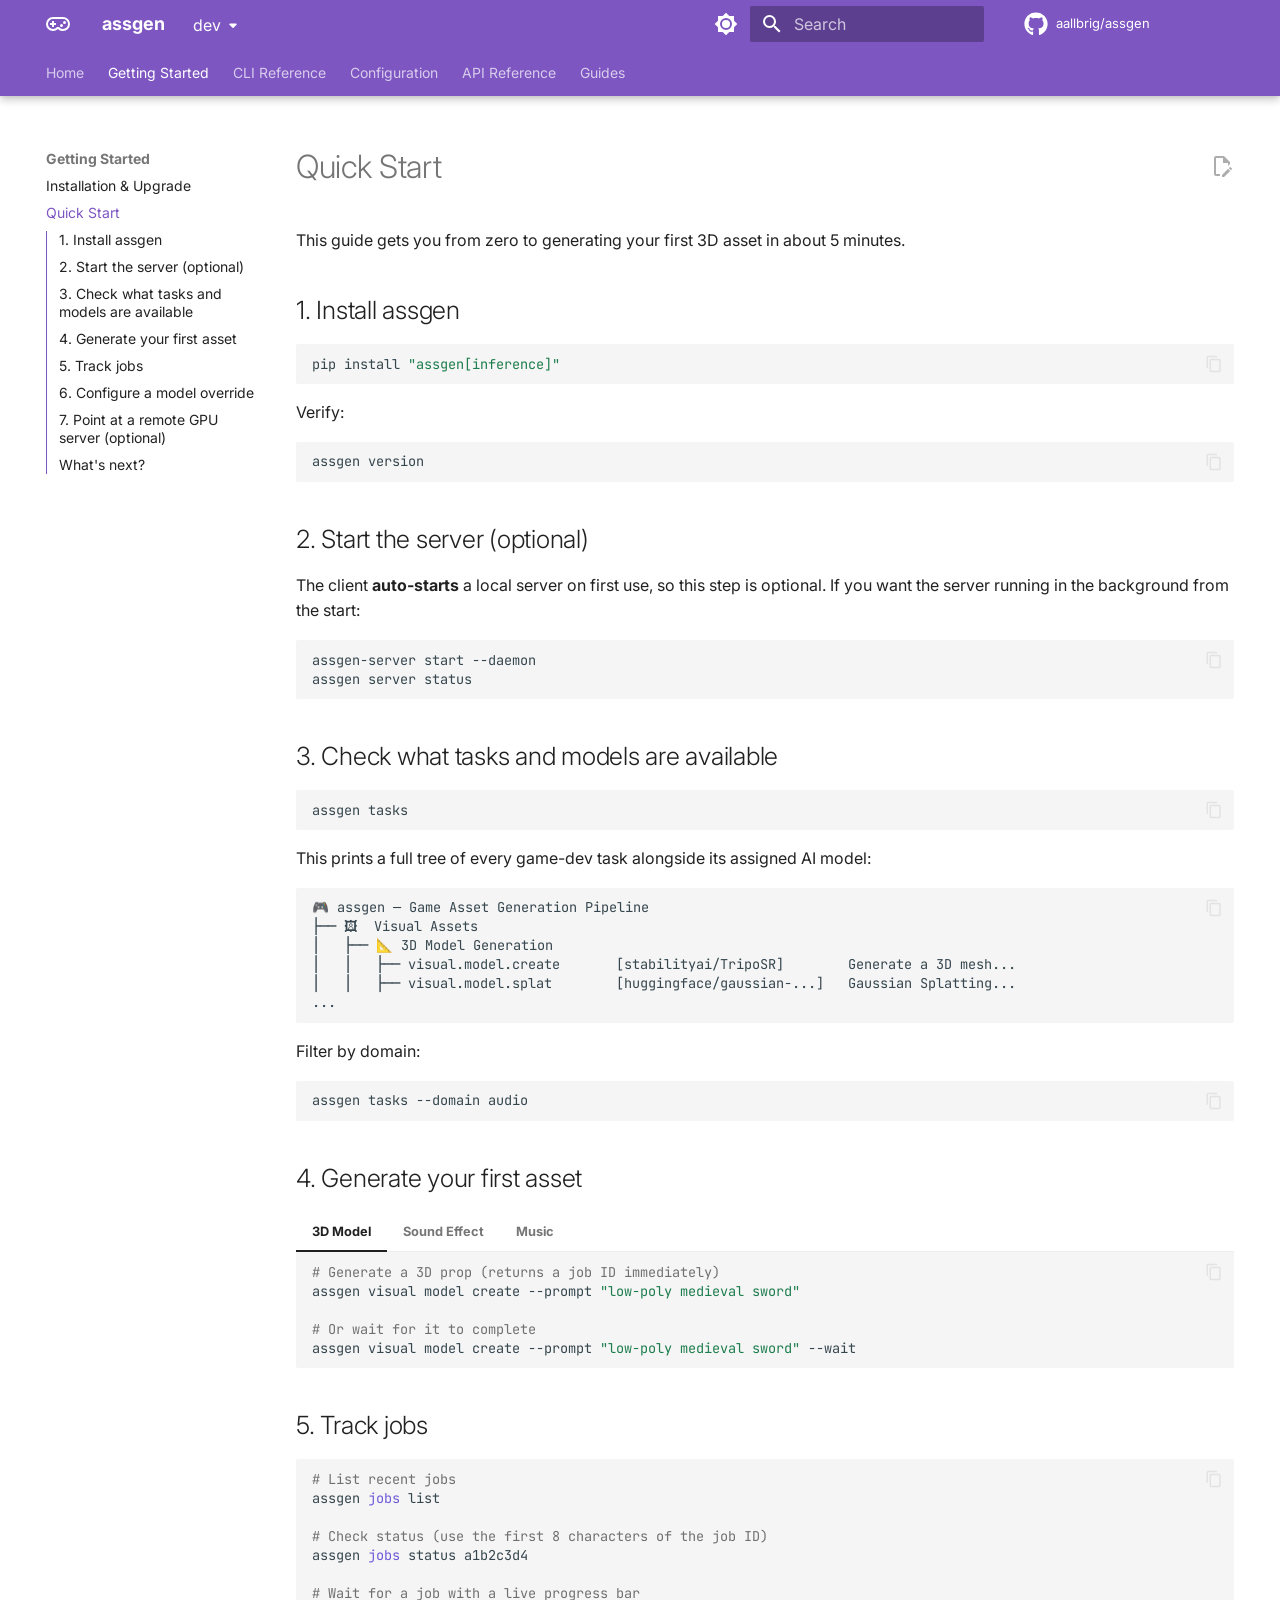
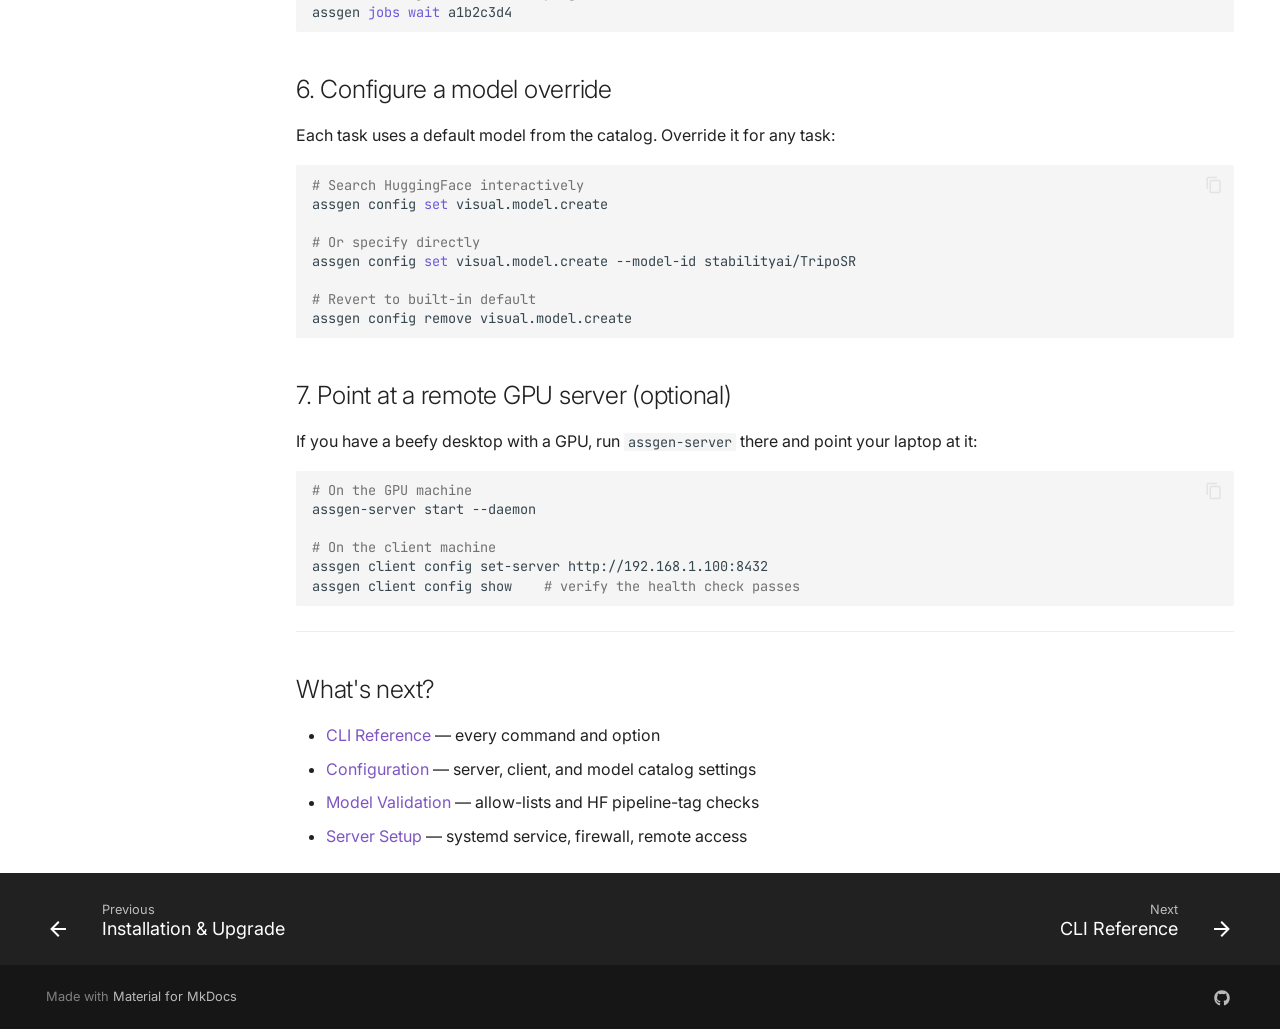
<file: dev/quickstart/index.html>
<!doctype html>
<html lang="en" class="no-js">
  <head>
    
      <meta charset="utf-8">
      <meta name="viewport" content="width=device-width,initial-scale=1">
      
        <meta name="description" content="AI-driven game asset generation pipeline — CLI + server for 3D game development">
      
      
      
        <link rel="canonical" href="https://aallbrig.github.io/assgen/latest/quickstart/">
      
      
        <link rel="prev" href="../install/">
      
      
        <link rel="next" href="../cli-reference/">
      
      
        
      
      
      <link rel="icon" href="../assets/images/favicon.png">
      <meta name="generator" content="mkdocs-1.6.1, mkdocs-material-9.7.4">
    
    
      
        <title>Quick Start - assgen</title>
      
    
    
      <link rel="stylesheet" href="../assets/stylesheets/main.484c7ddc.min.css">
      
        
        <link rel="stylesheet" href="../assets/stylesheets/palette.ab4e12ef.min.css">
      
      


    
    
      
    
    
      
        
        
        <link rel="preconnect" href="https://fonts.gstatic.com" crossorigin>
        <link rel="stylesheet" href="https://fonts.googleapis.com/css?family=Inter:300,300i,400,400i,700,700i%7CJetBrains+Mono:400,400i,700,700i&display=fallback">
        <style>:root{--md-text-font:"Inter";--md-code-font:"JetBrains Mono"}</style>
      
    
    
      <link rel="stylesheet" href="../assets/_mkdocstrings.css">
    
      <link rel="stylesheet" href="../stylesheets/extra.css">
    
    <script>__md_scope=new URL("..",location),__md_hash=e=>[...e].reduce(((e,_)=>(e<<5)-e+_.charCodeAt(0)),0),__md_get=(e,_=localStorage,t=__md_scope)=>JSON.parse(_.getItem(t.pathname+"."+e)),__md_set=(e,_,t=localStorage,a=__md_scope)=>{try{t.setItem(a.pathname+"."+e,JSON.stringify(_))}catch(e){}}</script>
    
      

    
    
  </head>
  
  
    
    
      
    
    
    
    
    <body dir="ltr" data-md-color-scheme="slate" data-md-color-primary="deep-purple" data-md-color-accent="cyan">
  
    
    <input class="md-toggle" data-md-toggle="drawer" type="checkbox" id="__drawer" autocomplete="off">
    <input class="md-toggle" data-md-toggle="search" type="checkbox" id="__search" autocomplete="off">
    <label class="md-overlay" for="__drawer"></label>
    <div data-md-component="skip">
      
        
        <a href="#quick-start" class="md-skip">
          Skip to content
        </a>
      
    </div>
    <div data-md-component="announce">
      
    </div>
    
      <div data-md-color-scheme="default" data-md-component="outdated" hidden>
        
      </div>
    
    
      

  

<header class="md-header md-header--shadow md-header--lifted" data-md-component="header">
  <nav class="md-header__inner md-grid" aria-label="Header">
    <a href=".." title="assgen" class="md-header__button md-logo" aria-label="assgen" data-md-component="logo">
      
  
  <svg xmlns="http://www.w3.org/2000/svg" viewBox="0 0 24 24"><path d="M6 9h2v2h2v2H8v2H6v-2H4v-2h2zm12.5 0a1.5 1.5 0 0 1 1.5 1.5 1.5 1.5 0 0 1-1.5 1.5 1.5 1.5 0 0 1-1.5-1.5A1.5 1.5 0 0 1 18.5 9m-3 3a1.5 1.5 0 0 1 1.5 1.5 1.5 1.5 0 0 1-1.5 1.5 1.5 1.5 0 0 1-1.5-1.5 1.5 1.5 0 0 1 1.5-1.5M17 5a7 7 0 0 1 7 7 7 7 0 0 1-7 7c-1.96 0-3.73-.8-5-2.1A6.96 6.96 0 0 1 7 19a7 7 0 0 1-7-7 7 7 0 0 1 7-7zM7 7a5 5 0 0 0-5 5 5 5 0 0 0 5 5c1.64 0 3.09-.79 4-2h2c.91 1.21 2.36 2 4 2a5 5 0 0 0 5-5 5 5 0 0 0-5-5z"/></svg>

    </a>
    <label class="md-header__button md-icon" for="__drawer">
      
      <svg xmlns="http://www.w3.org/2000/svg" viewBox="0 0 24 24"><path d="M3 6h18v2H3zm0 5h18v2H3zm0 5h18v2H3z"/></svg>
    </label>
    <div class="md-header__title" data-md-component="header-title">
      <div class="md-header__ellipsis">
        <div class="md-header__topic">
          <span class="md-ellipsis">
            assgen
          </span>
        </div>
        <div class="md-header__topic" data-md-component="header-topic">
          <span class="md-ellipsis">
            
              Quick Start
            
          </span>
        </div>
      </div>
    </div>
    
      
        <form class="md-header__option" data-md-component="palette">
  
    
    
    
    <input class="md-option" data-md-color-media="(prefers-color-scheme: dark)" data-md-color-scheme="slate" data-md-color-primary="deep-purple" data-md-color-accent="cyan"  aria-label="Switch to light mode"  type="radio" name="__palette" id="__palette_0">
    
      <label class="md-header__button md-icon" title="Switch to light mode" for="__palette_1" hidden>
        <svg xmlns="http://www.w3.org/2000/svg" viewBox="0 0 24 24"><path d="M12 18c-.89 0-1.74-.2-2.5-.55C11.56 16.5 13 14.42 13 12s-1.44-4.5-3.5-5.45C10.26 6.2 11.11 6 12 6a6 6 0 0 1 6 6 6 6 0 0 1-6 6m8-9.31V4h-4.69L12 .69 8.69 4H4v4.69L.69 12 4 15.31V20h4.69L12 23.31 15.31 20H20v-4.69L23.31 12z"/></svg>
      </label>
    
  
    
    
    
    <input class="md-option" data-md-color-media="(prefers-color-scheme: light)" data-md-color-scheme="default" data-md-color-primary="deep-purple" data-md-color-accent="cyan"  aria-label="Switch to dark mode"  type="radio" name="__palette" id="__palette_1">
    
      <label class="md-header__button md-icon" title="Switch to dark mode" for="__palette_0" hidden>
        <svg xmlns="http://www.w3.org/2000/svg" viewBox="0 0 24 24"><path d="M12 8a4 4 0 0 0-4 4 4 4 0 0 0 4 4 4 4 0 0 0 4-4 4 4 0 0 0-4-4m0 10a6 6 0 0 1-6-6 6 6 0 0 1 6-6 6 6 0 0 1 6 6 6 6 0 0 1-6 6m8-9.31V4h-4.69L12 .69 8.69 4H4v4.69L.69 12 4 15.31V20h4.69L12 23.31 15.31 20H20v-4.69L23.31 12z"/></svg>
      </label>
    
  
</form>
      
    
    
      <script>var palette=__md_get("__palette");if(palette&&palette.color){if("(prefers-color-scheme)"===palette.color.media){var media=matchMedia("(prefers-color-scheme: light)"),input=document.querySelector(media.matches?"[data-md-color-media='(prefers-color-scheme: light)']":"[data-md-color-media='(prefers-color-scheme: dark)']");palette.color.media=input.getAttribute("data-md-color-media"),palette.color.scheme=input.getAttribute("data-md-color-scheme"),palette.color.primary=input.getAttribute("data-md-color-primary"),palette.color.accent=input.getAttribute("data-md-color-accent")}for(var[key,value]of Object.entries(palette.color))document.body.setAttribute("data-md-color-"+key,value)}</script>
    
    
    
      
      
        <label class="md-header__button md-icon" for="__search">
          
          <svg xmlns="http://www.w3.org/2000/svg" viewBox="0 0 24 24"><path d="M9.5 3A6.5 6.5 0 0 1 16 9.5c0 1.61-.59 3.09-1.56 4.23l.27.27h.79l5 5-1.5 1.5-5-5v-.79l-.27-.27A6.52 6.52 0 0 1 9.5 16 6.5 6.5 0 0 1 3 9.5 6.5 6.5 0 0 1 9.5 3m0 2C7 5 5 7 5 9.5S7 14 9.5 14 14 12 14 9.5 12 5 9.5 5"/></svg>
        </label>
        <div class="md-search" data-md-component="search" role="dialog">
  <label class="md-search__overlay" for="__search"></label>
  <div class="md-search__inner" role="search">
    <form class="md-search__form" name="search">
      <input type="text" class="md-search__input" name="query" aria-label="Search" placeholder="Search" autocapitalize="off" autocorrect="off" autocomplete="off" spellcheck="false" data-md-component="search-query" required>
      <label class="md-search__icon md-icon" for="__search">
        
        <svg xmlns="http://www.w3.org/2000/svg" viewBox="0 0 24 24"><path d="M9.5 3A6.5 6.5 0 0 1 16 9.5c0 1.61-.59 3.09-1.56 4.23l.27.27h.79l5 5-1.5 1.5-5-5v-.79l-.27-.27A6.52 6.52 0 0 1 9.5 16 6.5 6.5 0 0 1 3 9.5 6.5 6.5 0 0 1 9.5 3m0 2C7 5 5 7 5 9.5S7 14 9.5 14 14 12 14 9.5 12 5 9.5 5"/></svg>
        
        <svg xmlns="http://www.w3.org/2000/svg" viewBox="0 0 24 24"><path d="M20 11v2H8l5.5 5.5-1.42 1.42L4.16 12l7.92-7.92L13.5 5.5 8 11z"/></svg>
      </label>
      <nav class="md-search__options" aria-label="Search">
        
        <button type="reset" class="md-search__icon md-icon" title="Clear" aria-label="Clear" tabindex="-1">
          
          <svg xmlns="http://www.w3.org/2000/svg" viewBox="0 0 24 24"><path d="M19 6.41 17.59 5 12 10.59 6.41 5 5 6.41 10.59 12 5 17.59 6.41 19 12 13.41 17.59 19 19 17.59 13.41 12z"/></svg>
        </button>
      </nav>
      
        <div class="md-search__suggest" data-md-component="search-suggest"></div>
      
    </form>
    <div class="md-search__output">
      <div class="md-search__scrollwrap" tabindex="0" data-md-scrollfix>
        <div class="md-search-result" data-md-component="search-result">
          <div class="md-search-result__meta">
            Initializing search
          </div>
          <ol class="md-search-result__list" role="presentation"></ol>
        </div>
      </div>
    </div>
  </div>
</div>
      
    
    
      <div class="md-header__source">
        <a href="https://github.com/aallbrig/assgen" title="Go to repository" class="md-source" data-md-component="source">
  <div class="md-source__icon md-icon">
    
    <svg xmlns="http://www.w3.org/2000/svg" viewBox="0 0 512 512"><!--! Font Awesome Free 7.1.0 by @fontawesome - https://fontawesome.com License - https://fontawesome.com/license/free (Icons: CC BY 4.0, Fonts: SIL OFL 1.1, Code: MIT License) Copyright 2025 Fonticons, Inc.--><path d="M173.9 397.4c0 2-2.3 3.6-5.2 3.6-3.3.3-5.6-1.3-5.6-3.6 0-2 2.3-3.6 5.2-3.6 3-.3 5.6 1.3 5.6 3.6m-31.1-4.5c-.7 2 1.3 4.3 4.3 4.9 2.6 1 5.6 0 6.2-2s-1.3-4.3-4.3-5.2c-2.6-.7-5.5.3-6.2 2.3m44.2-1.7c-2.9.7-4.9 2.6-4.6 4.9.3 2 2.9 3.3 5.9 2.6 2.9-.7 4.9-2.6 4.6-4.6-.3-1.9-3-3.2-5.9-2.9M252.8 8C114.1 8 8 113.3 8 252c0 110.9 69.8 205.8 169.5 239.2 12.8 2.3 17.3-5.6 17.3-12.1 0-6.2-.3-40.4-.3-61.4 0 0-70 15-84.7-29.8 0 0-11.4-29.1-27.8-36.6 0 0-22.9-15.7 1.6-15.4 0 0 24.9 2 38.6 25.8 21.9 38.6 58.6 27.5 72.9 20.9 2.3-16 8.8-27.1 16-33.7-55.9-6.2-112.3-14.3-112.3-110.5 0-27.5 7.6-41.3 23.6-58.9-2.6-6.5-11.1-33.3 2.6-67.9 20.9-6.5 69 27 69 27 20-5.6 41.5-8.5 62.8-8.5s42.8 2.9 62.8 8.5c0 0 48.1-33.6 69-27 13.7 34.7 5.2 61.4 2.6 67.9 16 17.7 25.8 31.5 25.8 58.9 0 96.5-58.9 104.2-114.8 110.5 9.2 7.9 17 22.9 17 46.4 0 33.7-.3 75.4-.3 83.6 0 6.5 4.6 14.4 17.3 12.1C436.2 457.8 504 362.9 504 252 504 113.3 391.5 8 252.8 8M105.2 352.9c-1.3 1-1 3.3.7 5.2 1.6 1.6 3.9 2.3 5.2 1 1.3-1 1-3.3-.7-5.2-1.6-1.6-3.9-2.3-5.2-1m-10.8-8.1c-.7 1.3.3 2.9 2.3 3.9 1.6 1 3.6.7 4.3-.7.7-1.3-.3-2.9-2.3-3.9-2-.6-3.6-.3-4.3.7m32.4 35.6c-1.6 1.3-1 4.3 1.3 6.2 2.3 2.3 5.2 2.6 6.5 1 1.3-1.3.7-4.3-1.3-6.2-2.2-2.3-5.2-2.6-6.5-1m-11.4-14.7c-1.6 1-1.6 3.6 0 5.9s4.3 3.3 5.6 2.3c1.6-1.3 1.6-3.9 0-6.2-1.4-2.3-4-3.3-5.6-2"/></svg>
  </div>
  <div class="md-source__repository">
    aallbrig/assgen
  </div>
</a>
      </div>
    
  </nav>
  
    
      
<nav class="md-tabs" aria-label="Tabs" data-md-component="tabs">
  <div class="md-grid">
    <ul class="md-tabs__list">
      
        
  
  
  
  
    <li class="md-tabs__item">
      <a href=".." class="md-tabs__link">
        
  
  
    
  
  Home

      </a>
    </li>
  

      
        
  
  
  
    
  
  
    
    
      <li class="md-tabs__item md-tabs__item--active">
        <a href="../install/" class="md-tabs__link">
          
  
  
  Getting Started

        </a>
      </li>
    
  

      
        
  
  
  
  
    <li class="md-tabs__item">
      <a href="../cli-reference/" class="md-tabs__link">
        
  
  
    
  
  CLI Reference

      </a>
    </li>
  

      
        
  
  
  
  
    
    
      <li class="md-tabs__item">
        <a href="../configuration/" class="md-tabs__link">
          
  
  
  Configuration

        </a>
      </li>
    
  

      
        
  
  
  
  
    <li class="md-tabs__item">
      <a href="../api-reference/" class="md-tabs__link">
        
  
  
    
  
  API Reference

      </a>
    </li>
  

      
        
  
  
  
  
    
    
      <li class="md-tabs__item">
        <a href="../ux-design/" class="md-tabs__link">
          
  
  
  Guides

        </a>
      </li>
    
  

      
    </ul>
  </div>
</nav>
    
  
</header>
    
    <div class="md-container" data-md-component="container">
      
      
        
      
      <main class="md-main" data-md-component="main">
        <div class="md-main__inner md-grid">
          
            
              
              <div class="md-sidebar md-sidebar--primary" data-md-component="sidebar" data-md-type="navigation" >
                <div class="md-sidebar__scrollwrap">
                  <div class="md-sidebar__inner">
                    


  


  

<nav class="md-nav md-nav--primary md-nav--lifted md-nav--integrated" aria-label="Navigation" data-md-level="0">
  <label class="md-nav__title" for="__drawer">
    <a href=".." title="assgen" class="md-nav__button md-logo" aria-label="assgen" data-md-component="logo">
      
  
  <svg xmlns="http://www.w3.org/2000/svg" viewBox="0 0 24 24"><path d="M6 9h2v2h2v2H8v2H6v-2H4v-2h2zm12.5 0a1.5 1.5 0 0 1 1.5 1.5 1.5 1.5 0 0 1-1.5 1.5 1.5 1.5 0 0 1-1.5-1.5A1.5 1.5 0 0 1 18.5 9m-3 3a1.5 1.5 0 0 1 1.5 1.5 1.5 1.5 0 0 1-1.5 1.5 1.5 1.5 0 0 1-1.5-1.5 1.5 1.5 0 0 1 1.5-1.5M17 5a7 7 0 0 1 7 7 7 7 0 0 1-7 7c-1.96 0-3.73-.8-5-2.1A6.96 6.96 0 0 1 7 19a7 7 0 0 1-7-7 7 7 0 0 1 7-7zM7 7a5 5 0 0 0-5 5 5 5 0 0 0 5 5c1.64 0 3.09-.79 4-2h2c.91 1.21 2.36 2 4 2a5 5 0 0 0 5-5 5 5 0 0 0-5-5z"/></svg>

    </a>
    assgen
  </label>
  
    <div class="md-nav__source">
      <a href="https://github.com/aallbrig/assgen" title="Go to repository" class="md-source" data-md-component="source">
  <div class="md-source__icon md-icon">
    
    <svg xmlns="http://www.w3.org/2000/svg" viewBox="0 0 512 512"><!--! Font Awesome Free 7.1.0 by @fontawesome - https://fontawesome.com License - https://fontawesome.com/license/free (Icons: CC BY 4.0, Fonts: SIL OFL 1.1, Code: MIT License) Copyright 2025 Fonticons, Inc.--><path d="M173.9 397.4c0 2-2.3 3.6-5.2 3.6-3.3.3-5.6-1.3-5.6-3.6 0-2 2.3-3.6 5.2-3.6 3-.3 5.6 1.3 5.6 3.6m-31.1-4.5c-.7 2 1.3 4.3 4.3 4.9 2.6 1 5.6 0 6.2-2s-1.3-4.3-4.3-5.2c-2.6-.7-5.5.3-6.2 2.3m44.2-1.7c-2.9.7-4.9 2.6-4.6 4.9.3 2 2.9 3.3 5.9 2.6 2.9-.7 4.9-2.6 4.6-4.6-.3-1.9-3-3.2-5.9-2.9M252.8 8C114.1 8 8 113.3 8 252c0 110.9 69.8 205.8 169.5 239.2 12.8 2.3 17.3-5.6 17.3-12.1 0-6.2-.3-40.4-.3-61.4 0 0-70 15-84.7-29.8 0 0-11.4-29.1-27.8-36.6 0 0-22.9-15.7 1.6-15.4 0 0 24.9 2 38.6 25.8 21.9 38.6 58.6 27.5 72.9 20.9 2.3-16 8.8-27.1 16-33.7-55.9-6.2-112.3-14.3-112.3-110.5 0-27.5 7.6-41.3 23.6-58.9-2.6-6.5-11.1-33.3 2.6-67.9 20.9-6.5 69 27 69 27 20-5.6 41.5-8.5 62.8-8.5s42.8 2.9 62.8 8.5c0 0 48.1-33.6 69-27 13.7 34.7 5.2 61.4 2.6 67.9 16 17.7 25.8 31.5 25.8 58.9 0 96.5-58.9 104.2-114.8 110.5 9.2 7.9 17 22.9 17 46.4 0 33.7-.3 75.4-.3 83.6 0 6.5 4.6 14.4 17.3 12.1C436.2 457.8 504 362.9 504 252 504 113.3 391.5 8 252.8 8M105.2 352.9c-1.3 1-1 3.3.7 5.2 1.6 1.6 3.9 2.3 5.2 1 1.3-1 1-3.3-.7-5.2-1.6-1.6-3.9-2.3-5.2-1m-10.8-8.1c-.7 1.3.3 2.9 2.3 3.9 1.6 1 3.6.7 4.3-.7.7-1.3-.3-2.9-2.3-3.9-2-.6-3.6-.3-4.3.7m32.4 35.6c-1.6 1.3-1 4.3 1.3 6.2 2.3 2.3 5.2 2.6 6.5 1 1.3-1.3.7-4.3-1.3-6.2-2.2-2.3-5.2-2.6-6.5-1m-11.4-14.7c-1.6 1-1.6 3.6 0 5.9s4.3 3.3 5.6 2.3c1.6-1.3 1.6-3.9 0-6.2-1.4-2.3-4-3.3-5.6-2"/></svg>
  </div>
  <div class="md-source__repository">
    aallbrig/assgen
  </div>
</a>
    </div>
  
  <ul class="md-nav__list" data-md-scrollfix>
    
      
      
  
  
  
  
    <li class="md-nav__item">
      <a href=".." class="md-nav__link">
        
  
  
  <span class="md-ellipsis">
    
  
    Home
  

    
  </span>
  
  

      </a>
    </li>
  

    
      
      
  
  
    
  
  
  
    
    
    
    
      
        
        
      
      
        
      
    
    
    <li class="md-nav__item md-nav__item--active md-nav__item--section md-nav__item--nested">
      
        
        
        <input class="md-nav__toggle md-toggle " type="checkbox" id="__nav_2" checked>
        
          
          <label class="md-nav__link" for="__nav_2" id="__nav_2_label" tabindex="">
            
  
  
  <span class="md-ellipsis">
    
  
    Getting Started
  

    
  </span>
  
  

            <span class="md-nav__icon md-icon"></span>
          </label>
        
        <nav class="md-nav" data-md-level="1" aria-labelledby="__nav_2_label" aria-expanded="true">
          <label class="md-nav__title" for="__nav_2">
            <span class="md-nav__icon md-icon"></span>
            
  
    Getting Started
  

          </label>
          <ul class="md-nav__list" data-md-scrollfix>
            
              
                
  
  
  
  
    <li class="md-nav__item">
      <a href="../install/" class="md-nav__link">
        
  
  
  <span class="md-ellipsis">
    
  
    Installation & Upgrade
  

    
  </span>
  
  

      </a>
    </li>
  

              
            
              
                
  
  
    
  
  
  
    <li class="md-nav__item md-nav__item--active">
      
      <input class="md-nav__toggle md-toggle" type="checkbox" id="__toc">
      
      
        
      
      
        <label class="md-nav__link md-nav__link--active" for="__toc">
          
  
  
  <span class="md-ellipsis">
    
  
    Quick Start
  

    
  </span>
  
  

          <span class="md-nav__icon md-icon"></span>
        </label>
      
      <a href="./" class="md-nav__link md-nav__link--active">
        
  
  
  <span class="md-ellipsis">
    
  
    Quick Start
  

    
  </span>
  
  

      </a>
      
        

<nav class="md-nav md-nav--secondary" aria-label="Table of contents">
  
  
  
    
  
  
    <label class="md-nav__title" for="__toc">
      <span class="md-nav__icon md-icon"></span>
      Table of contents
    </label>
    <ul class="md-nav__list" data-md-component="toc" data-md-scrollfix>
      
        <li class="md-nav__item">
  <a href="#1-install-assgen" class="md-nav__link">
    <span class="md-ellipsis">
      
        1. Install assgen
      
    </span>
  </a>
  
</li>
      
        <li class="md-nav__item">
  <a href="#2-start-the-server-optional" class="md-nav__link">
    <span class="md-ellipsis">
      
        2. Start the server (optional)
      
    </span>
  </a>
  
</li>
      
        <li class="md-nav__item">
  <a href="#3-check-what-tasks-and-models-are-available" class="md-nav__link">
    <span class="md-ellipsis">
      
        3. Check what tasks and models are available
      
    </span>
  </a>
  
</li>
      
        <li class="md-nav__item">
  <a href="#4-generate-your-first-asset" class="md-nav__link">
    <span class="md-ellipsis">
      
        4. Generate your first asset
      
    </span>
  </a>
  
</li>
      
        <li class="md-nav__item">
  <a href="#5-track-jobs" class="md-nav__link">
    <span class="md-ellipsis">
      
        5. Track jobs
      
    </span>
  </a>
  
</li>
      
        <li class="md-nav__item">
  <a href="#6-configure-a-model-override" class="md-nav__link">
    <span class="md-ellipsis">
      
        6. Configure a model override
      
    </span>
  </a>
  
</li>
      
        <li class="md-nav__item">
  <a href="#7-point-at-a-remote-gpu-server-optional" class="md-nav__link">
    <span class="md-ellipsis">
      
        7. Point at a remote GPU server (optional)
      
    </span>
  </a>
  
</li>
      
        <li class="md-nav__item">
  <a href="#whats-next" class="md-nav__link">
    <span class="md-ellipsis">
      
        What's next?
      
    </span>
  </a>
  
</li>
      
    </ul>
  
</nav>
      
    </li>
  

              
            
          </ul>
        </nav>
      
    </li>
  

    
      
      
  
  
  
  
    <li class="md-nav__item">
      <a href="../cli-reference/" class="md-nav__link">
        
  
  
  <span class="md-ellipsis">
    
  
    CLI Reference
  

    
  </span>
  
  

      </a>
    </li>
  

    
      
      
  
  
  
  
    
    
    
    
      
      
        
      
    
    
    <li class="md-nav__item md-nav__item--nested">
      
        
        
          
        
        <input class="md-nav__toggle md-toggle md-toggle--indeterminate" type="checkbox" id="__nav_4" >
        
          
          <label class="md-nav__link" for="__nav_4" id="__nav_4_label" tabindex="0">
            
  
  
  <span class="md-ellipsis">
    
  
    Configuration
  

    
  </span>
  
  

            <span class="md-nav__icon md-icon"></span>
          </label>
        
        <nav class="md-nav" data-md-level="1" aria-labelledby="__nav_4_label" aria-expanded="false">
          <label class="md-nav__title" for="__nav_4">
            <span class="md-nav__icon md-icon"></span>
            
  
    Configuration
  

          </label>
          <ul class="md-nav__list" data-md-scrollfix>
            
              
                
  
  
  
  
    <li class="md-nav__item">
      <a href="../configuration/" class="md-nav__link">
        
  
  
  <span class="md-ellipsis">
    
  
    Overview
  

    
  </span>
  
  

      </a>
    </li>
  

              
            
              
                
  
  
  
  
    <li class="md-nav__item">
      <a href="../model-validation/" class="md-nav__link">
        
  
  
  <span class="md-ellipsis">
    
  
    Model Validation
  

    
  </span>
  
  

      </a>
    </li>
  

              
            
          </ul>
        </nav>
      
    </li>
  

    
      
      
  
  
  
  
    <li class="md-nav__item">
      <a href="../api-reference/" class="md-nav__link">
        
  
  
  <span class="md-ellipsis">
    
  
    API Reference
  

    
  </span>
  
  

      </a>
    </li>
  

    
      
      
  
  
  
  
    
    
    
    
      
      
        
      
    
    
    <li class="md-nav__item md-nav__item--nested">
      
        
        
          
        
        <input class="md-nav__toggle md-toggle md-toggle--indeterminate" type="checkbox" id="__nav_6" >
        
          
          <label class="md-nav__link" for="__nav_6" id="__nav_6_label" tabindex="0">
            
  
  
  <span class="md-ellipsis">
    
  
    Guides
  

    
  </span>
  
  

            <span class="md-nav__icon md-icon"></span>
          </label>
        
        <nav class="md-nav" data-md-level="1" aria-labelledby="__nav_6_label" aria-expanded="false">
          <label class="md-nav__title" for="__nav_6">
            <span class="md-nav__icon md-icon"></span>
            
  
    Guides
  

          </label>
          <ul class="md-nav__list" data-md-scrollfix>
            
              
                
  
  
  
  
    <li class="md-nav__item">
      <a href="../ux-design/" class="md-nav__link">
        
  
  
  <span class="md-ellipsis">
    
  
    UX Design & User Flows
  

    
  </span>
  
  

      </a>
    </li>
  

              
            
              
                
  
  
  
  
    <li class="md-nav__item">
      <a href="../server-setup/" class="md-nav__link">
        
  
  
  <span class="md-ellipsis">
    
  
    Server Setup (Remote GPU)
  

    
  </span>
  
  

      </a>
    </li>
  

              
            
              
                
  
  
  
  
    <li class="md-nav__item">
      <a href="../contributing/" class="md-nav__link">
        
  
  
  <span class="md-ellipsis">
    
  
    Adding Inference Handlers
  

    
  </span>
  
  

      </a>
    </li>
  

              
            
          </ul>
        </nav>
      
    </li>
  

    
  </ul>
</nav>
                  </div>
                </div>
              </div>
            
            
          
          
            <div class="md-content" data-md-component="content">
              
              <article class="md-content__inner md-typeset">
                
                  


  
    <a href="https://github.com/aallbrig/assgen/edit/main/docs/quickstart.md" title="Edit this page" class="md-content__button md-icon" rel="edit">
      
      <svg xmlns="http://www.w3.org/2000/svg" viewBox="0 0 24 24"><path d="M10 20H6V4h7v5h5v3.1l2-2V8l-6-6H6c-1.1 0-2 .9-2 2v16c0 1.1.9 2 2 2h4zm10.2-7c.1 0 .3.1.4.2l1.3 1.3c.2.2.2.6 0 .8l-1 1-2.1-2.1 1-1c.1-.1.2-.2.4-.2m0 3.9L14.1 23H12v-2.1l6.1-6.1z"/></svg>
    </a>
  
  


<h1 id="quick-start">Quick Start<a class="headerlink" href="#quick-start" title="Permanent link">&para;</a></h1>
<p>This guide gets you from zero to generating your first 3D asset in about 5 minutes.</p>
<h2 id="1-install-assgen">1. Install assgen<a class="headerlink" href="#1-install-assgen" title="Permanent link">&para;</a></h2>
<div class="language-bash highlight"><pre><span></span><code><span id="__span-0-1"><a id="__codelineno-0-1" name="__codelineno-0-1" href="#__codelineno-0-1"></a>pip<span class="w"> </span>install<span class="w"> </span><span class="s2">&quot;assgen[inference]&quot;</span>
</span></code></pre></div>
<p>Verify:</p>
<div class="language-bash highlight"><pre><span></span><code><span id="__span-1-1"><a id="__codelineno-1-1" name="__codelineno-1-1" href="#__codelineno-1-1"></a>assgen<span class="w"> </span>version
</span></code></pre></div>
<h2 id="2-start-the-server-optional">2. Start the server (optional)<a class="headerlink" href="#2-start-the-server-optional" title="Permanent link">&para;</a></h2>
<p>The client <strong>auto-starts</strong> a local server on first use, so this step is optional.
If you want the server running in the background from the start:</p>
<div class="language-bash highlight"><pre><span></span><code><span id="__span-2-1"><a id="__codelineno-2-1" name="__codelineno-2-1" href="#__codelineno-2-1"></a>assgen-server<span class="w"> </span>start<span class="w"> </span>--daemon
</span><span id="__span-2-2"><a id="__codelineno-2-2" name="__codelineno-2-2" href="#__codelineno-2-2"></a>assgen<span class="w"> </span>server<span class="w"> </span>status
</span></code></pre></div>
<h2 id="3-check-what-tasks-and-models-are-available">3. Check what tasks and models are available<a class="headerlink" href="#3-check-what-tasks-and-models-are-available" title="Permanent link">&para;</a></h2>
<div class="language-bash highlight"><pre><span></span><code><span id="__span-3-1"><a id="__codelineno-3-1" name="__codelineno-3-1" href="#__codelineno-3-1"></a>assgen<span class="w"> </span>tasks
</span></code></pre></div>
<p>This prints a full tree of every game-dev task alongside its assigned AI model:</p>
<div class="language-text highlight"><pre><span></span><code><span id="__span-4-1"><a id="__codelineno-4-1" name="__codelineno-4-1" href="#__codelineno-4-1"></a>🎮 assgen — Game Asset Generation Pipeline
</span><span id="__span-4-2"><a id="__codelineno-4-2" name="__codelineno-4-2" href="#__codelineno-4-2"></a>├── 🖼  Visual Assets
</span><span id="__span-4-3"><a id="__codelineno-4-3" name="__codelineno-4-3" href="#__codelineno-4-3"></a>│   ├── 📐 3D Model Generation
</span><span id="__span-4-4"><a id="__codelineno-4-4" name="__codelineno-4-4" href="#__codelineno-4-4"></a>│   │   ├── visual.model.create       [stabilityai/TripoSR]        Generate a 3D mesh...
</span><span id="__span-4-5"><a id="__codelineno-4-5" name="__codelineno-4-5" href="#__codelineno-4-5"></a>│   │   ├── visual.model.splat        [huggingface/gaussian-...]   Gaussian Splatting...
</span><span id="__span-4-6"><a id="__codelineno-4-6" name="__codelineno-4-6" href="#__codelineno-4-6"></a>...
</span></code></pre></div>
<p>Filter by domain:</p>
<div class="language-bash highlight"><pre><span></span><code><span id="__span-5-1"><a id="__codelineno-5-1" name="__codelineno-5-1" href="#__codelineno-5-1"></a>assgen<span class="w"> </span>tasks<span class="w"> </span>--domain<span class="w"> </span>audio
</span></code></pre></div>
<h2 id="4-generate-your-first-asset">4. Generate your first asset<a class="headerlink" href="#4-generate-your-first-asset" title="Permanent link">&para;</a></h2>
<div class="tabbed-set tabbed-alternate" data-tabs="1:3"><input checked="checked" id="__tabbed_1_1" name="__tabbed_1" type="radio" /><input id="__tabbed_1_2" name="__tabbed_1" type="radio" /><input id="__tabbed_1_3" name="__tabbed_1" type="radio" /><div class="tabbed-labels"><label for="__tabbed_1_1">3D Model</label><label for="__tabbed_1_2">Sound Effect</label><label for="__tabbed_1_3">Music</label></div>
<div class="tabbed-content">
<div class="tabbed-block">
<div class="language-bash highlight"><pre><span></span><code><span id="__span-6-1"><a id="__codelineno-6-1" name="__codelineno-6-1" href="#__codelineno-6-1"></a><span class="c1"># Generate a 3D prop (returns a job ID immediately)</span>
</span><span id="__span-6-2"><a id="__codelineno-6-2" name="__codelineno-6-2" href="#__codelineno-6-2"></a>assgen<span class="w"> </span>visual<span class="w"> </span>model<span class="w"> </span>create<span class="w"> </span>--prompt<span class="w"> </span><span class="s2">&quot;low-poly medieval sword&quot;</span>
</span><span id="__span-6-3"><a id="__codelineno-6-3" name="__codelineno-6-3" href="#__codelineno-6-3"></a>
</span><span id="__span-6-4"><a id="__codelineno-6-4" name="__codelineno-6-4" href="#__codelineno-6-4"></a><span class="c1"># Or wait for it to complete</span>
</span><span id="__span-6-5"><a id="__codelineno-6-5" name="__codelineno-6-5" href="#__codelineno-6-5"></a>assgen<span class="w"> </span>visual<span class="w"> </span>model<span class="w"> </span>create<span class="w"> </span>--prompt<span class="w"> </span><span class="s2">&quot;low-poly medieval sword&quot;</span><span class="w"> </span>--wait
</span></code></pre></div>
</div>
<div class="tabbed-block">
<div class="language-bash highlight"><pre><span></span><code><span id="__span-7-1"><a id="__codelineno-7-1" name="__codelineno-7-1" href="#__codelineno-7-1"></a>assgen<span class="w"> </span>audio<span class="w"> </span>sfx<span class="w"> </span>generate<span class="w"> </span><span class="s2">&quot;laser gun firing&quot;</span><span class="w"> </span>--wait
</span></code></pre></div>
</div>
<div class="tabbed-block">
<div class="language-bash highlight"><pre><span></span><code><span id="__span-8-1"><a id="__codelineno-8-1" name="__codelineno-8-1" href="#__codelineno-8-1"></a>assgen<span class="w"> </span>audio<span class="w"> </span>music<span class="w"> </span>compose<span class="w"> </span><span class="s2">&quot;epic orchestral battle theme&quot;</span><span class="w"> </span>--duration<span class="w"> </span><span class="m">30</span><span class="w"> </span>--wait
</span></code></pre></div>
</div>
</div>
</div>
<h2 id="5-track-jobs">5. Track jobs<a class="headerlink" href="#5-track-jobs" title="Permanent link">&para;</a></h2>
<div class="language-bash highlight"><pre><span></span><code><span id="__span-9-1"><a id="__codelineno-9-1" name="__codelineno-9-1" href="#__codelineno-9-1"></a><span class="c1"># List recent jobs</span>
</span><span id="__span-9-2"><a id="__codelineno-9-2" name="__codelineno-9-2" href="#__codelineno-9-2"></a>assgen<span class="w"> </span><span class="nb">jobs</span><span class="w"> </span>list
</span><span id="__span-9-3"><a id="__codelineno-9-3" name="__codelineno-9-3" href="#__codelineno-9-3"></a>
</span><span id="__span-9-4"><a id="__codelineno-9-4" name="__codelineno-9-4" href="#__codelineno-9-4"></a><span class="c1"># Check status (use the first 8 characters of the job ID)</span>
</span><span id="__span-9-5"><a id="__codelineno-9-5" name="__codelineno-9-5" href="#__codelineno-9-5"></a>assgen<span class="w"> </span><span class="nb">jobs</span><span class="w"> </span>status<span class="w"> </span>a1b2c3d4
</span><span id="__span-9-6"><a id="__codelineno-9-6" name="__codelineno-9-6" href="#__codelineno-9-6"></a>
</span><span id="__span-9-7"><a id="__codelineno-9-7" name="__codelineno-9-7" href="#__codelineno-9-7"></a><span class="c1"># Wait for a job with a live progress bar</span>
</span><span id="__span-9-8"><a id="__codelineno-9-8" name="__codelineno-9-8" href="#__codelineno-9-8"></a>assgen<span class="w"> </span><span class="nb">jobs</span><span class="w"> </span><span class="nb">wait</span><span class="w"> </span>a1b2c3d4
</span></code></pre></div>
<h2 id="6-configure-a-model-override">6. Configure a model override<a class="headerlink" href="#6-configure-a-model-override" title="Permanent link">&para;</a></h2>
<p>Each task uses a default model from the catalog. Override it for any task:</p>
<div class="language-bash highlight"><pre><span></span><code><span id="__span-10-1"><a id="__codelineno-10-1" name="__codelineno-10-1" href="#__codelineno-10-1"></a><span class="c1"># Search HuggingFace interactively</span>
</span><span id="__span-10-2"><a id="__codelineno-10-2" name="__codelineno-10-2" href="#__codelineno-10-2"></a>assgen<span class="w"> </span>config<span class="w"> </span><span class="nb">set</span><span class="w"> </span>visual.model.create
</span><span id="__span-10-3"><a id="__codelineno-10-3" name="__codelineno-10-3" href="#__codelineno-10-3"></a>
</span><span id="__span-10-4"><a id="__codelineno-10-4" name="__codelineno-10-4" href="#__codelineno-10-4"></a><span class="c1"># Or specify directly</span>
</span><span id="__span-10-5"><a id="__codelineno-10-5" name="__codelineno-10-5" href="#__codelineno-10-5"></a>assgen<span class="w"> </span>config<span class="w"> </span><span class="nb">set</span><span class="w"> </span>visual.model.create<span class="w"> </span>--model-id<span class="w"> </span>stabilityai/TripoSR
</span><span id="__span-10-6"><a id="__codelineno-10-6" name="__codelineno-10-6" href="#__codelineno-10-6"></a>
</span><span id="__span-10-7"><a id="__codelineno-10-7" name="__codelineno-10-7" href="#__codelineno-10-7"></a><span class="c1"># Revert to built-in default</span>
</span><span id="__span-10-8"><a id="__codelineno-10-8" name="__codelineno-10-8" href="#__codelineno-10-8"></a>assgen<span class="w"> </span>config<span class="w"> </span>remove<span class="w"> </span>visual.model.create
</span></code></pre></div>
<h2 id="7-point-at-a-remote-gpu-server-optional">7. Point at a remote GPU server (optional)<a class="headerlink" href="#7-point-at-a-remote-gpu-server-optional" title="Permanent link">&para;</a></h2>
<p>If you have a beefy desktop with a GPU, run <code>assgen-server</code> there and point your laptop at it:</p>
<div class="language-bash highlight"><pre><span></span><code><span id="__span-11-1"><a id="__codelineno-11-1" name="__codelineno-11-1" href="#__codelineno-11-1"></a><span class="c1"># On the GPU machine</span>
</span><span id="__span-11-2"><a id="__codelineno-11-2" name="__codelineno-11-2" href="#__codelineno-11-2"></a>assgen-server<span class="w"> </span>start<span class="w"> </span>--daemon
</span><span id="__span-11-3"><a id="__codelineno-11-3" name="__codelineno-11-3" href="#__codelineno-11-3"></a>
</span><span id="__span-11-4"><a id="__codelineno-11-4" name="__codelineno-11-4" href="#__codelineno-11-4"></a><span class="c1"># On the client machine</span>
</span><span id="__span-11-5"><a id="__codelineno-11-5" name="__codelineno-11-5" href="#__codelineno-11-5"></a>assgen<span class="w"> </span>client<span class="w"> </span>config<span class="w"> </span>set-server<span class="w"> </span>http://192.168.1.100:8432
</span><span id="__span-11-6"><a id="__codelineno-11-6" name="__codelineno-11-6" href="#__codelineno-11-6"></a>assgen<span class="w"> </span>client<span class="w"> </span>config<span class="w"> </span>show<span class="w">    </span><span class="c1"># verify the health check passes</span>
</span></code></pre></div>
<hr />
<h2 id="whats-next">What's next?<a class="headerlink" href="#whats-next" title="Permanent link">&para;</a></h2>
<ul>
<li><a href="../cli-reference/">CLI Reference</a> — every command and option</li>
<li><a href="../configuration/">Configuration</a> — server, client, and model catalog settings</li>
<li><a href="../model-validation/">Model Validation</a> — allow-lists and HF pipeline-tag checks</li>
<li><a href="../server-setup/">Server Setup</a> — systemd service, firewall, remote access</li>
</ul>












                
              </article>
            </div>
          
          
<script>var target=document.getElementById(location.hash.slice(1));target&&target.name&&(target.checked=target.name.startsWith("__tabbed_"))</script>
        </div>
        
          <button type="button" class="md-top md-icon" data-md-component="top" hidden>
  
  <svg xmlns="http://www.w3.org/2000/svg" viewBox="0 0 24 24"><path d="M13 20h-2V8l-5.5 5.5-1.42-1.42L12 4.16l7.92 7.92-1.42 1.42L13 8z"/></svg>
  Back to top
</button>
        
      </main>
      
        <footer class="md-footer">
  
    
      
      <nav class="md-footer__inner md-grid" aria-label="Footer" >
        
          
          <a href="../install/" class="md-footer__link md-footer__link--prev" aria-label="Previous: Installation &amp; Upgrade">
            <div class="md-footer__button md-icon">
              
              <svg xmlns="http://www.w3.org/2000/svg" viewBox="0 0 24 24"><path d="M20 11v2H8l5.5 5.5-1.42 1.42L4.16 12l7.92-7.92L13.5 5.5 8 11z"/></svg>
            </div>
            <div class="md-footer__title">
              <span class="md-footer__direction">
                Previous
              </span>
              <div class="md-ellipsis">
                Installation & Upgrade
              </div>
            </div>
          </a>
        
        
          
          <a href="../cli-reference/" class="md-footer__link md-footer__link--next" aria-label="Next: CLI Reference">
            <div class="md-footer__title">
              <span class="md-footer__direction">
                Next
              </span>
              <div class="md-ellipsis">
                CLI Reference
              </div>
            </div>
            <div class="md-footer__button md-icon">
              
              <svg xmlns="http://www.w3.org/2000/svg" viewBox="0 0 24 24"><path d="M4 11v2h12l-5.5 5.5 1.42 1.42L19.84 12l-7.92-7.92L10.5 5.5 16 11z"/></svg>
            </div>
          </a>
        
      </nav>
    
  
  <div class="md-footer-meta md-typeset">
    <div class="md-footer-meta__inner md-grid">
      <div class="md-copyright">
  
  
    Made with
    <a href="https://squidfunk.github.io/mkdocs-material/" target="_blank" rel="noopener">
      Material for MkDocs
    </a>
  
</div>
      
        
<div class="md-social">
  
    
    
    
    
      
      
    
    <a href="https://github.com/aallbrig/assgen" target="_blank" rel="noopener" title="github.com" class="md-social__link">
      <svg xmlns="http://www.w3.org/2000/svg" viewBox="0 0 512 512"><!--! Font Awesome Free 7.1.0 by @fontawesome - https://fontawesome.com License - https://fontawesome.com/license/free (Icons: CC BY 4.0, Fonts: SIL OFL 1.1, Code: MIT License) Copyright 2025 Fonticons, Inc.--><path d="M173.9 397.4c0 2-2.3 3.6-5.2 3.6-3.3.3-5.6-1.3-5.6-3.6 0-2 2.3-3.6 5.2-3.6 3-.3 5.6 1.3 5.6 3.6m-31.1-4.5c-.7 2 1.3 4.3 4.3 4.9 2.6 1 5.6 0 6.2-2s-1.3-4.3-4.3-5.2c-2.6-.7-5.5.3-6.2 2.3m44.2-1.7c-2.9.7-4.9 2.6-4.6 4.9.3 2 2.9 3.3 5.9 2.6 2.9-.7 4.9-2.6 4.6-4.6-.3-1.9-3-3.2-5.9-2.9M252.8 8C114.1 8 8 113.3 8 252c0 110.9 69.8 205.8 169.5 239.2 12.8 2.3 17.3-5.6 17.3-12.1 0-6.2-.3-40.4-.3-61.4 0 0-70 15-84.7-29.8 0 0-11.4-29.1-27.8-36.6 0 0-22.9-15.7 1.6-15.4 0 0 24.9 2 38.6 25.8 21.9 38.6 58.6 27.5 72.9 20.9 2.3-16 8.8-27.1 16-33.7-55.9-6.2-112.3-14.3-112.3-110.5 0-27.5 7.6-41.3 23.6-58.9-2.6-6.5-11.1-33.3 2.6-67.9 20.9-6.5 69 27 69 27 20-5.6 41.5-8.5 62.8-8.5s42.8 2.9 62.8 8.5c0 0 48.1-33.6 69-27 13.7 34.7 5.2 61.4 2.6 67.9 16 17.7 25.8 31.5 25.8 58.9 0 96.5-58.9 104.2-114.8 110.5 9.2 7.9 17 22.9 17 46.4 0 33.7-.3 75.4-.3 83.6 0 6.5 4.6 14.4 17.3 12.1C436.2 457.8 504 362.9 504 252 504 113.3 391.5 8 252.8 8M105.2 352.9c-1.3 1-1 3.3.7 5.2 1.6 1.6 3.9 2.3 5.2 1 1.3-1 1-3.3-.7-5.2-1.6-1.6-3.9-2.3-5.2-1m-10.8-8.1c-.7 1.3.3 2.9 2.3 3.9 1.6 1 3.6.7 4.3-.7.7-1.3-.3-2.9-2.3-3.9-2-.6-3.6-.3-4.3.7m32.4 35.6c-1.6 1.3-1 4.3 1.3 6.2 2.3 2.3 5.2 2.6 6.5 1 1.3-1.3.7-4.3-1.3-6.2-2.2-2.3-5.2-2.6-6.5-1m-11.4-14.7c-1.6 1-1.6 3.6 0 5.9s4.3 3.3 5.6 2.3c1.6-1.3 1.6-3.9 0-6.2-1.4-2.3-4-3.3-5.6-2"/></svg>
    </a>
  
</div>
      
    </div>
  </div>
</footer>
      
    </div>
    <div class="md-dialog" data-md-component="dialog">
      <div class="md-dialog__inner md-typeset"></div>
    </div>
    
    
    
      
      
      <script id="__config" type="application/json">{"annotate": null, "base": "..", "features": ["navigation.tabs", "navigation.tabs.sticky", "navigation.sections", "navigation.expand", "navigation.top", "navigation.footer", "toc.integrate", "search.highlight", "search.suggest", "content.code.copy", "content.code.annotate", "content.action.edit"], "search": "../assets/javascripts/workers/search.2c215733.min.js", "tags": null, "translations": {"clipboard.copied": "Copied to clipboard", "clipboard.copy": "Copy to clipboard", "search.result.more.one": "1 more on this page", "search.result.more.other": "# more on this page", "search.result.none": "No matching documents", "search.result.one": "1 matching document", "search.result.other": "# matching documents", "search.result.placeholder": "Type to start searching", "search.result.term.missing": "Missing", "select.version": "Select version"}, "version": {"default": "latest", "provider": "mike"}}</script>
    
    
      <script src="../assets/javascripts/bundle.79ae519e.min.js"></script>
      
    
  </body>
</html>
</file>
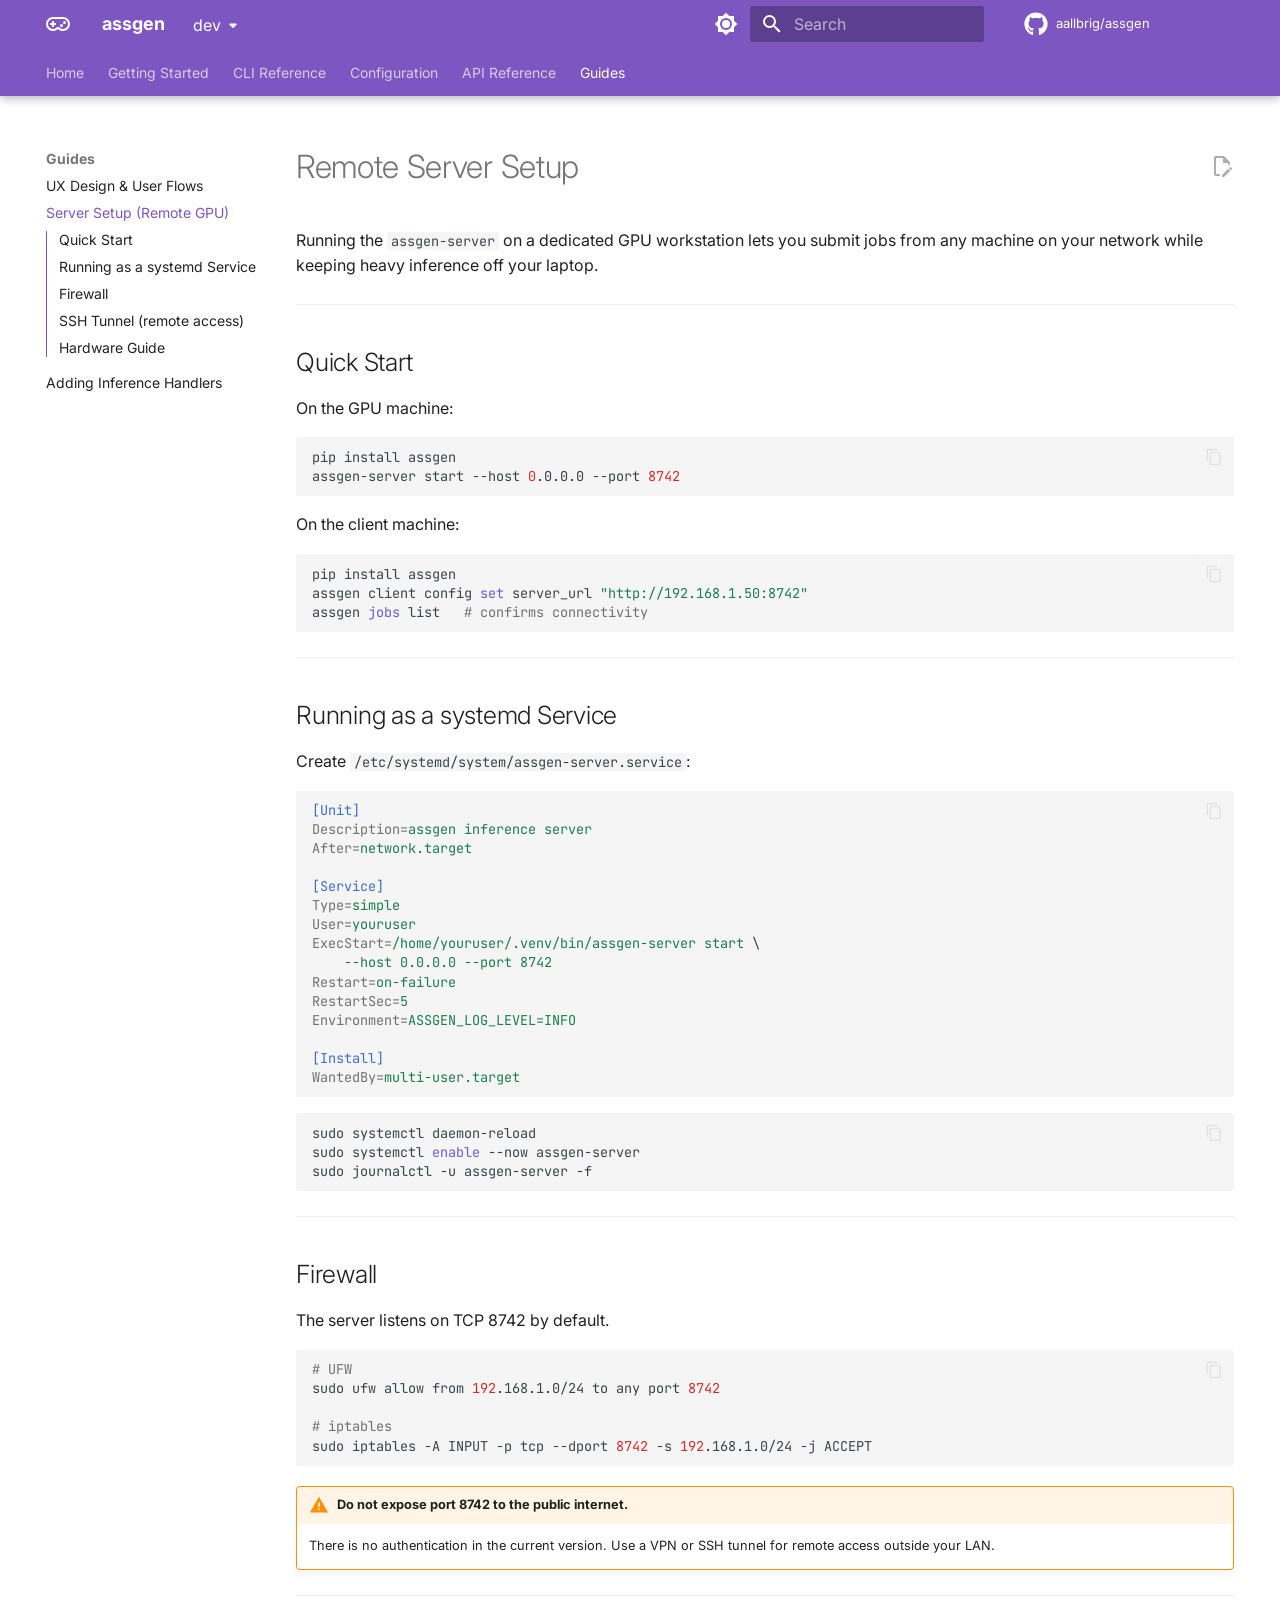
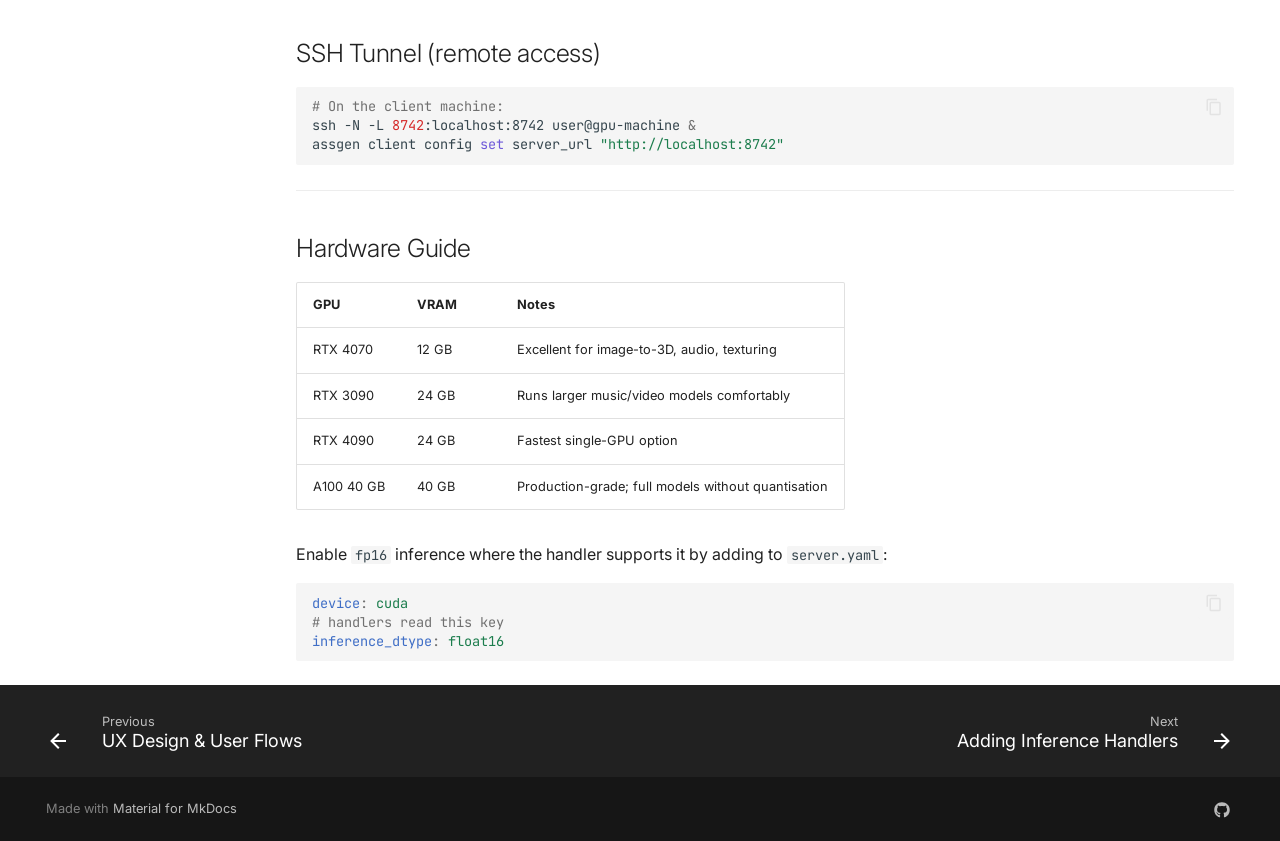
<file: dev/server-setup/index.html>
<!doctype html>
<html lang="en" class="no-js">
  <head>
    
      <meta charset="utf-8">
      <meta name="viewport" content="width=device-width,initial-scale=1">
      
        <meta name="description" content="AI-driven game asset generation pipeline — CLI + server for 3D game development">
      
      
      
        <link rel="canonical" href="https://aallbrig.github.io/assgen/latest/server-setup/">
      
      
        <link rel="prev" href="../ux-design/">
      
      
        <link rel="next" href="../contributing/">
      
      
        
      
      
      <link rel="icon" href="../assets/images/favicon.png">
      <meta name="generator" content="mkdocs-1.6.1, mkdocs-material-9.7.4">
    
    
      
        <title>Server Setup (Remote GPU) - assgen</title>
      
    
    
      <link rel="stylesheet" href="../assets/stylesheets/main.484c7ddc.min.css">
      
        
        <link rel="stylesheet" href="../assets/stylesheets/palette.ab4e12ef.min.css">
      
      


    
    
      
    
    
      
        
        
        <link rel="preconnect" href="https://fonts.gstatic.com" crossorigin>
        <link rel="stylesheet" href="https://fonts.googleapis.com/css?family=Inter:300,300i,400,400i,700,700i%7CJetBrains+Mono:400,400i,700,700i&display=fallback">
        <style>:root{--md-text-font:"Inter";--md-code-font:"JetBrains Mono"}</style>
      
    
    
      <link rel="stylesheet" href="../assets/_mkdocstrings.css">
    
      <link rel="stylesheet" href="../stylesheets/extra.css">
    
    <script>__md_scope=new URL("..",location),__md_hash=e=>[...e].reduce(((e,_)=>(e<<5)-e+_.charCodeAt(0)),0),__md_get=(e,_=localStorage,t=__md_scope)=>JSON.parse(_.getItem(t.pathname+"."+e)),__md_set=(e,_,t=localStorage,a=__md_scope)=>{try{t.setItem(a.pathname+"."+e,JSON.stringify(_))}catch(e){}}</script>
    
      

    
    
  </head>
  
  
    
    
      
    
    
    
    
    <body dir="ltr" data-md-color-scheme="slate" data-md-color-primary="deep-purple" data-md-color-accent="cyan">
  
    
    <input class="md-toggle" data-md-toggle="drawer" type="checkbox" id="__drawer" autocomplete="off">
    <input class="md-toggle" data-md-toggle="search" type="checkbox" id="__search" autocomplete="off">
    <label class="md-overlay" for="__drawer"></label>
    <div data-md-component="skip">
      
        
        <a href="#remote-server-setup" class="md-skip">
          Skip to content
        </a>
      
    </div>
    <div data-md-component="announce">
      
    </div>
    
      <div data-md-color-scheme="default" data-md-component="outdated" hidden>
        
      </div>
    
    
      

  

<header class="md-header md-header--shadow md-header--lifted" data-md-component="header">
  <nav class="md-header__inner md-grid" aria-label="Header">
    <a href=".." title="assgen" class="md-header__button md-logo" aria-label="assgen" data-md-component="logo">
      
  
  <svg xmlns="http://www.w3.org/2000/svg" viewBox="0 0 24 24"><path d="M6 9h2v2h2v2H8v2H6v-2H4v-2h2zm12.5 0a1.5 1.5 0 0 1 1.5 1.5 1.5 1.5 0 0 1-1.5 1.5 1.5 1.5 0 0 1-1.5-1.5A1.5 1.5 0 0 1 18.5 9m-3 3a1.5 1.5 0 0 1 1.5 1.5 1.5 1.5 0 0 1-1.5 1.5 1.5 1.5 0 0 1-1.5-1.5 1.5 1.5 0 0 1 1.5-1.5M17 5a7 7 0 0 1 7 7 7 7 0 0 1-7 7c-1.96 0-3.73-.8-5-2.1A6.96 6.96 0 0 1 7 19a7 7 0 0 1-7-7 7 7 0 0 1 7-7zM7 7a5 5 0 0 0-5 5 5 5 0 0 0 5 5c1.64 0 3.09-.79 4-2h2c.91 1.21 2.36 2 4 2a5 5 0 0 0 5-5 5 5 0 0 0-5-5z"/></svg>

    </a>
    <label class="md-header__button md-icon" for="__drawer">
      
      <svg xmlns="http://www.w3.org/2000/svg" viewBox="0 0 24 24"><path d="M3 6h18v2H3zm0 5h18v2H3zm0 5h18v2H3z"/></svg>
    </label>
    <div class="md-header__title" data-md-component="header-title">
      <div class="md-header__ellipsis">
        <div class="md-header__topic">
          <span class="md-ellipsis">
            assgen
          </span>
        </div>
        <div class="md-header__topic" data-md-component="header-topic">
          <span class="md-ellipsis">
            
              Server Setup (Remote GPU)
            
          </span>
        </div>
      </div>
    </div>
    
      
        <form class="md-header__option" data-md-component="palette">
  
    
    
    
    <input class="md-option" data-md-color-media="(prefers-color-scheme: dark)" data-md-color-scheme="slate" data-md-color-primary="deep-purple" data-md-color-accent="cyan"  aria-label="Switch to light mode"  type="radio" name="__palette" id="__palette_0">
    
      <label class="md-header__button md-icon" title="Switch to light mode" for="__palette_1" hidden>
        <svg xmlns="http://www.w3.org/2000/svg" viewBox="0 0 24 24"><path d="M12 18c-.89 0-1.74-.2-2.5-.55C11.56 16.5 13 14.42 13 12s-1.44-4.5-3.5-5.45C10.26 6.2 11.11 6 12 6a6 6 0 0 1 6 6 6 6 0 0 1-6 6m8-9.31V4h-4.69L12 .69 8.69 4H4v4.69L.69 12 4 15.31V20h4.69L12 23.31 15.31 20H20v-4.69L23.31 12z"/></svg>
      </label>
    
  
    
    
    
    <input class="md-option" data-md-color-media="(prefers-color-scheme: light)" data-md-color-scheme="default" data-md-color-primary="deep-purple" data-md-color-accent="cyan"  aria-label="Switch to dark mode"  type="radio" name="__palette" id="__palette_1">
    
      <label class="md-header__button md-icon" title="Switch to dark mode" for="__palette_0" hidden>
        <svg xmlns="http://www.w3.org/2000/svg" viewBox="0 0 24 24"><path d="M12 8a4 4 0 0 0-4 4 4 4 0 0 0 4 4 4 4 0 0 0 4-4 4 4 0 0 0-4-4m0 10a6 6 0 0 1-6-6 6 6 0 0 1 6-6 6 6 0 0 1 6 6 6 6 0 0 1-6 6m8-9.31V4h-4.69L12 .69 8.69 4H4v4.69L.69 12 4 15.31V20h4.69L12 23.31 15.31 20H20v-4.69L23.31 12z"/></svg>
      </label>
    
  
</form>
      
    
    
      <script>var palette=__md_get("__palette");if(palette&&palette.color){if("(prefers-color-scheme)"===palette.color.media){var media=matchMedia("(prefers-color-scheme: light)"),input=document.querySelector(media.matches?"[data-md-color-media='(prefers-color-scheme: light)']":"[data-md-color-media='(prefers-color-scheme: dark)']");palette.color.media=input.getAttribute("data-md-color-media"),palette.color.scheme=input.getAttribute("data-md-color-scheme"),palette.color.primary=input.getAttribute("data-md-color-primary"),palette.color.accent=input.getAttribute("data-md-color-accent")}for(var[key,value]of Object.entries(palette.color))document.body.setAttribute("data-md-color-"+key,value)}</script>
    
    
    
      
      
        <label class="md-header__button md-icon" for="__search">
          
          <svg xmlns="http://www.w3.org/2000/svg" viewBox="0 0 24 24"><path d="M9.5 3A6.5 6.5 0 0 1 16 9.5c0 1.61-.59 3.09-1.56 4.23l.27.27h.79l5 5-1.5 1.5-5-5v-.79l-.27-.27A6.52 6.52 0 0 1 9.5 16 6.5 6.5 0 0 1 3 9.5 6.5 6.5 0 0 1 9.5 3m0 2C7 5 5 7 5 9.5S7 14 9.5 14 14 12 14 9.5 12 5 9.5 5"/></svg>
        </label>
        <div class="md-search" data-md-component="search" role="dialog">
  <label class="md-search__overlay" for="__search"></label>
  <div class="md-search__inner" role="search">
    <form class="md-search__form" name="search">
      <input type="text" class="md-search__input" name="query" aria-label="Search" placeholder="Search" autocapitalize="off" autocorrect="off" autocomplete="off" spellcheck="false" data-md-component="search-query" required>
      <label class="md-search__icon md-icon" for="__search">
        
        <svg xmlns="http://www.w3.org/2000/svg" viewBox="0 0 24 24"><path d="M9.5 3A6.5 6.5 0 0 1 16 9.5c0 1.61-.59 3.09-1.56 4.23l.27.27h.79l5 5-1.5 1.5-5-5v-.79l-.27-.27A6.52 6.52 0 0 1 9.5 16 6.5 6.5 0 0 1 3 9.5 6.5 6.5 0 0 1 9.5 3m0 2C7 5 5 7 5 9.5S7 14 9.5 14 14 12 14 9.5 12 5 9.5 5"/></svg>
        
        <svg xmlns="http://www.w3.org/2000/svg" viewBox="0 0 24 24"><path d="M20 11v2H8l5.5 5.5-1.42 1.42L4.16 12l7.92-7.92L13.5 5.5 8 11z"/></svg>
      </label>
      <nav class="md-search__options" aria-label="Search">
        
        <button type="reset" class="md-search__icon md-icon" title="Clear" aria-label="Clear" tabindex="-1">
          
          <svg xmlns="http://www.w3.org/2000/svg" viewBox="0 0 24 24"><path d="M19 6.41 17.59 5 12 10.59 6.41 5 5 6.41 10.59 12 5 17.59 6.41 19 12 13.41 17.59 19 19 17.59 13.41 12z"/></svg>
        </button>
      </nav>
      
        <div class="md-search__suggest" data-md-component="search-suggest"></div>
      
    </form>
    <div class="md-search__output">
      <div class="md-search__scrollwrap" tabindex="0" data-md-scrollfix>
        <div class="md-search-result" data-md-component="search-result">
          <div class="md-search-result__meta">
            Initializing search
          </div>
          <ol class="md-search-result__list" role="presentation"></ol>
        </div>
      </div>
    </div>
  </div>
</div>
      
    
    
      <div class="md-header__source">
        <a href="https://github.com/aallbrig/assgen" title="Go to repository" class="md-source" data-md-component="source">
  <div class="md-source__icon md-icon">
    
    <svg xmlns="http://www.w3.org/2000/svg" viewBox="0 0 512 512"><!--! Font Awesome Free 7.1.0 by @fontawesome - https://fontawesome.com License - https://fontawesome.com/license/free (Icons: CC BY 4.0, Fonts: SIL OFL 1.1, Code: MIT License) Copyright 2025 Fonticons, Inc.--><path d="M173.9 397.4c0 2-2.3 3.6-5.2 3.6-3.3.3-5.6-1.3-5.6-3.6 0-2 2.3-3.6 5.2-3.6 3-.3 5.6 1.3 5.6 3.6m-31.1-4.5c-.7 2 1.3 4.3 4.3 4.9 2.6 1 5.6 0 6.2-2s-1.3-4.3-4.3-5.2c-2.6-.7-5.5.3-6.2 2.3m44.2-1.7c-2.9.7-4.9 2.6-4.6 4.9.3 2 2.9 3.3 5.9 2.6 2.9-.7 4.9-2.6 4.6-4.6-.3-1.9-3-3.2-5.9-2.9M252.8 8C114.1 8 8 113.3 8 252c0 110.9 69.8 205.8 169.5 239.2 12.8 2.3 17.3-5.6 17.3-12.1 0-6.2-.3-40.4-.3-61.4 0 0-70 15-84.7-29.8 0 0-11.4-29.1-27.8-36.6 0 0-22.9-15.7 1.6-15.4 0 0 24.9 2 38.6 25.8 21.9 38.6 58.6 27.5 72.9 20.9 2.3-16 8.8-27.1 16-33.7-55.9-6.2-112.3-14.3-112.3-110.5 0-27.5 7.6-41.3 23.6-58.9-2.6-6.5-11.1-33.3 2.6-67.9 20.9-6.5 69 27 69 27 20-5.6 41.5-8.5 62.8-8.5s42.8 2.9 62.8 8.5c0 0 48.1-33.6 69-27 13.7 34.7 5.2 61.4 2.6 67.9 16 17.7 25.8 31.5 25.8 58.9 0 96.5-58.9 104.2-114.8 110.5 9.2 7.9 17 22.9 17 46.4 0 33.7-.3 75.4-.3 83.6 0 6.5 4.6 14.4 17.3 12.1C436.2 457.8 504 362.9 504 252 504 113.3 391.5 8 252.8 8M105.2 352.9c-1.3 1-1 3.3.7 5.2 1.6 1.6 3.9 2.3 5.2 1 1.3-1 1-3.3-.7-5.2-1.6-1.6-3.9-2.3-5.2-1m-10.8-8.1c-.7 1.3.3 2.9 2.3 3.9 1.6 1 3.6.7 4.3-.7.7-1.3-.3-2.9-2.3-3.9-2-.6-3.6-.3-4.3.7m32.4 35.6c-1.6 1.3-1 4.3 1.3 6.2 2.3 2.3 5.2 2.6 6.5 1 1.3-1.3.7-4.3-1.3-6.2-2.2-2.3-5.2-2.6-6.5-1m-11.4-14.7c-1.6 1-1.6 3.6 0 5.9s4.3 3.3 5.6 2.3c1.6-1.3 1.6-3.9 0-6.2-1.4-2.3-4-3.3-5.6-2"/></svg>
  </div>
  <div class="md-source__repository">
    aallbrig/assgen
  </div>
</a>
      </div>
    
  </nav>
  
    
      
<nav class="md-tabs" aria-label="Tabs" data-md-component="tabs">
  <div class="md-grid">
    <ul class="md-tabs__list">
      
        
  
  
  
  
    <li class="md-tabs__item">
      <a href=".." class="md-tabs__link">
        
  
  
    
  
  Home

      </a>
    </li>
  

      
        
  
  
  
  
    
    
      <li class="md-tabs__item">
        <a href="../install/" class="md-tabs__link">
          
  
  
  Getting Started

        </a>
      </li>
    
  

      
        
  
  
  
  
    <li class="md-tabs__item">
      <a href="../cli-reference/" class="md-tabs__link">
        
  
  
    
  
  CLI Reference

      </a>
    </li>
  

      
        
  
  
  
  
    
    
      <li class="md-tabs__item">
        <a href="../configuration/" class="md-tabs__link">
          
  
  
  Configuration

        </a>
      </li>
    
  

      
        
  
  
  
  
    <li class="md-tabs__item">
      <a href="../api-reference/" class="md-tabs__link">
        
  
  
    
  
  API Reference

      </a>
    </li>
  

      
        
  
  
  
    
  
  
    
    
      <li class="md-tabs__item md-tabs__item--active">
        <a href="../ux-design/" class="md-tabs__link">
          
  
  
  Guides

        </a>
      </li>
    
  

      
    </ul>
  </div>
</nav>
    
  
</header>
    
    <div class="md-container" data-md-component="container">
      
      
        
      
      <main class="md-main" data-md-component="main">
        <div class="md-main__inner md-grid">
          
            
              
              <div class="md-sidebar md-sidebar--primary" data-md-component="sidebar" data-md-type="navigation" >
                <div class="md-sidebar__scrollwrap">
                  <div class="md-sidebar__inner">
                    


  


  

<nav class="md-nav md-nav--primary md-nav--lifted md-nav--integrated" aria-label="Navigation" data-md-level="0">
  <label class="md-nav__title" for="__drawer">
    <a href=".." title="assgen" class="md-nav__button md-logo" aria-label="assgen" data-md-component="logo">
      
  
  <svg xmlns="http://www.w3.org/2000/svg" viewBox="0 0 24 24"><path d="M6 9h2v2h2v2H8v2H6v-2H4v-2h2zm12.5 0a1.5 1.5 0 0 1 1.5 1.5 1.5 1.5 0 0 1-1.5 1.5 1.5 1.5 0 0 1-1.5-1.5A1.5 1.5 0 0 1 18.5 9m-3 3a1.5 1.5 0 0 1 1.5 1.5 1.5 1.5 0 0 1-1.5 1.5 1.5 1.5 0 0 1-1.5-1.5 1.5 1.5 0 0 1 1.5-1.5M17 5a7 7 0 0 1 7 7 7 7 0 0 1-7 7c-1.96 0-3.73-.8-5-2.1A6.96 6.96 0 0 1 7 19a7 7 0 0 1-7-7 7 7 0 0 1 7-7zM7 7a5 5 0 0 0-5 5 5 5 0 0 0 5 5c1.64 0 3.09-.79 4-2h2c.91 1.21 2.36 2 4 2a5 5 0 0 0 5-5 5 5 0 0 0-5-5z"/></svg>

    </a>
    assgen
  </label>
  
    <div class="md-nav__source">
      <a href="https://github.com/aallbrig/assgen" title="Go to repository" class="md-source" data-md-component="source">
  <div class="md-source__icon md-icon">
    
    <svg xmlns="http://www.w3.org/2000/svg" viewBox="0 0 512 512"><!--! Font Awesome Free 7.1.0 by @fontawesome - https://fontawesome.com License - https://fontawesome.com/license/free (Icons: CC BY 4.0, Fonts: SIL OFL 1.1, Code: MIT License) Copyright 2025 Fonticons, Inc.--><path d="M173.9 397.4c0 2-2.3 3.6-5.2 3.6-3.3.3-5.6-1.3-5.6-3.6 0-2 2.3-3.6 5.2-3.6 3-.3 5.6 1.3 5.6 3.6m-31.1-4.5c-.7 2 1.3 4.3 4.3 4.9 2.6 1 5.6 0 6.2-2s-1.3-4.3-4.3-5.2c-2.6-.7-5.5.3-6.2 2.3m44.2-1.7c-2.9.7-4.9 2.6-4.6 4.9.3 2 2.9 3.3 5.9 2.6 2.9-.7 4.9-2.6 4.6-4.6-.3-1.9-3-3.2-5.9-2.9M252.8 8C114.1 8 8 113.3 8 252c0 110.9 69.8 205.8 169.5 239.2 12.8 2.3 17.3-5.6 17.3-12.1 0-6.2-.3-40.4-.3-61.4 0 0-70 15-84.7-29.8 0 0-11.4-29.1-27.8-36.6 0 0-22.9-15.7 1.6-15.4 0 0 24.9 2 38.6 25.8 21.9 38.6 58.6 27.5 72.9 20.9 2.3-16 8.8-27.1 16-33.7-55.9-6.2-112.3-14.3-112.3-110.5 0-27.5 7.6-41.3 23.6-58.9-2.6-6.5-11.1-33.3 2.6-67.9 20.9-6.5 69 27 69 27 20-5.6 41.5-8.5 62.8-8.5s42.8 2.9 62.8 8.5c0 0 48.1-33.6 69-27 13.7 34.7 5.2 61.4 2.6 67.9 16 17.7 25.8 31.5 25.8 58.9 0 96.5-58.9 104.2-114.8 110.5 9.2 7.9 17 22.9 17 46.4 0 33.7-.3 75.4-.3 83.6 0 6.5 4.6 14.4 17.3 12.1C436.2 457.8 504 362.9 504 252 504 113.3 391.5 8 252.8 8M105.2 352.9c-1.3 1-1 3.3.7 5.2 1.6 1.6 3.9 2.3 5.2 1 1.3-1 1-3.3-.7-5.2-1.6-1.6-3.9-2.3-5.2-1m-10.8-8.1c-.7 1.3.3 2.9 2.3 3.9 1.6 1 3.6.7 4.3-.7.7-1.3-.3-2.9-2.3-3.9-2-.6-3.6-.3-4.3.7m32.4 35.6c-1.6 1.3-1 4.3 1.3 6.2 2.3 2.3 5.2 2.6 6.5 1 1.3-1.3.7-4.3-1.3-6.2-2.2-2.3-5.2-2.6-6.5-1m-11.4-14.7c-1.6 1-1.6 3.6 0 5.9s4.3 3.3 5.6 2.3c1.6-1.3 1.6-3.9 0-6.2-1.4-2.3-4-3.3-5.6-2"/></svg>
  </div>
  <div class="md-source__repository">
    aallbrig/assgen
  </div>
</a>
    </div>
  
  <ul class="md-nav__list" data-md-scrollfix>
    
      
      
  
  
  
  
    <li class="md-nav__item">
      <a href=".." class="md-nav__link">
        
  
  
  <span class="md-ellipsis">
    
  
    Home
  

    
  </span>
  
  

      </a>
    </li>
  

    
      
      
  
  
  
  
    
    
    
    
      
      
        
      
    
    
    <li class="md-nav__item md-nav__item--nested">
      
        
        
          
        
        <input class="md-nav__toggle md-toggle md-toggle--indeterminate" type="checkbox" id="__nav_2" >
        
          
          <label class="md-nav__link" for="__nav_2" id="__nav_2_label" tabindex="0">
            
  
  
  <span class="md-ellipsis">
    
  
    Getting Started
  

    
  </span>
  
  

            <span class="md-nav__icon md-icon"></span>
          </label>
        
        <nav class="md-nav" data-md-level="1" aria-labelledby="__nav_2_label" aria-expanded="false">
          <label class="md-nav__title" for="__nav_2">
            <span class="md-nav__icon md-icon"></span>
            
  
    Getting Started
  

          </label>
          <ul class="md-nav__list" data-md-scrollfix>
            
              
                
  
  
  
  
    <li class="md-nav__item">
      <a href="../install/" class="md-nav__link">
        
  
  
  <span class="md-ellipsis">
    
  
    Installation & Upgrade
  

    
  </span>
  
  

      </a>
    </li>
  

              
            
              
                
  
  
  
  
    <li class="md-nav__item">
      <a href="../quickstart/" class="md-nav__link">
        
  
  
  <span class="md-ellipsis">
    
  
    Quick Start
  

    
  </span>
  
  

      </a>
    </li>
  

              
            
          </ul>
        </nav>
      
    </li>
  

    
      
      
  
  
  
  
    <li class="md-nav__item">
      <a href="../cli-reference/" class="md-nav__link">
        
  
  
  <span class="md-ellipsis">
    
  
    CLI Reference
  

    
  </span>
  
  

      </a>
    </li>
  

    
      
      
  
  
  
  
    
    
    
    
      
      
        
      
    
    
    <li class="md-nav__item md-nav__item--nested">
      
        
        
          
        
        <input class="md-nav__toggle md-toggle md-toggle--indeterminate" type="checkbox" id="__nav_4" >
        
          
          <label class="md-nav__link" for="__nav_4" id="__nav_4_label" tabindex="0">
            
  
  
  <span class="md-ellipsis">
    
  
    Configuration
  

    
  </span>
  
  

            <span class="md-nav__icon md-icon"></span>
          </label>
        
        <nav class="md-nav" data-md-level="1" aria-labelledby="__nav_4_label" aria-expanded="false">
          <label class="md-nav__title" for="__nav_4">
            <span class="md-nav__icon md-icon"></span>
            
  
    Configuration
  

          </label>
          <ul class="md-nav__list" data-md-scrollfix>
            
              
                
  
  
  
  
    <li class="md-nav__item">
      <a href="../configuration/" class="md-nav__link">
        
  
  
  <span class="md-ellipsis">
    
  
    Overview
  

    
  </span>
  
  

      </a>
    </li>
  

              
            
              
                
  
  
  
  
    <li class="md-nav__item">
      <a href="../model-validation/" class="md-nav__link">
        
  
  
  <span class="md-ellipsis">
    
  
    Model Validation
  

    
  </span>
  
  

      </a>
    </li>
  

              
            
          </ul>
        </nav>
      
    </li>
  

    
      
      
  
  
  
  
    <li class="md-nav__item">
      <a href="../api-reference/" class="md-nav__link">
        
  
  
  <span class="md-ellipsis">
    
  
    API Reference
  

    
  </span>
  
  

      </a>
    </li>
  

    
      
      
  
  
    
  
  
  
    
    
    
    
      
        
        
      
      
        
      
    
    
    <li class="md-nav__item md-nav__item--active md-nav__item--section md-nav__item--nested">
      
        
        
        <input class="md-nav__toggle md-toggle " type="checkbox" id="__nav_6" checked>
        
          
          <label class="md-nav__link" for="__nav_6" id="__nav_6_label" tabindex="">
            
  
  
  <span class="md-ellipsis">
    
  
    Guides
  

    
  </span>
  
  

            <span class="md-nav__icon md-icon"></span>
          </label>
        
        <nav class="md-nav" data-md-level="1" aria-labelledby="__nav_6_label" aria-expanded="true">
          <label class="md-nav__title" for="__nav_6">
            <span class="md-nav__icon md-icon"></span>
            
  
    Guides
  

          </label>
          <ul class="md-nav__list" data-md-scrollfix>
            
              
                
  
  
  
  
    <li class="md-nav__item">
      <a href="../ux-design/" class="md-nav__link">
        
  
  
  <span class="md-ellipsis">
    
  
    UX Design & User Flows
  

    
  </span>
  
  

      </a>
    </li>
  

              
            
              
                
  
  
    
  
  
  
    <li class="md-nav__item md-nav__item--active">
      
      <input class="md-nav__toggle md-toggle" type="checkbox" id="__toc">
      
      
        
      
      
        <label class="md-nav__link md-nav__link--active" for="__toc">
          
  
  
  <span class="md-ellipsis">
    
  
    Server Setup (Remote GPU)
  

    
  </span>
  
  

          <span class="md-nav__icon md-icon"></span>
        </label>
      
      <a href="./" class="md-nav__link md-nav__link--active">
        
  
  
  <span class="md-ellipsis">
    
  
    Server Setup (Remote GPU)
  

    
  </span>
  
  

      </a>
      
        

<nav class="md-nav md-nav--secondary" aria-label="Table of contents">
  
  
  
    
  
  
    <label class="md-nav__title" for="__toc">
      <span class="md-nav__icon md-icon"></span>
      Table of contents
    </label>
    <ul class="md-nav__list" data-md-component="toc" data-md-scrollfix>
      
        <li class="md-nav__item">
  <a href="#quick-start" class="md-nav__link">
    <span class="md-ellipsis">
      
        Quick Start
      
    </span>
  </a>
  
</li>
      
        <li class="md-nav__item">
  <a href="#running-as-a-systemd-service" class="md-nav__link">
    <span class="md-ellipsis">
      
        Running as a systemd Service
      
    </span>
  </a>
  
</li>
      
        <li class="md-nav__item">
  <a href="#firewall" class="md-nav__link">
    <span class="md-ellipsis">
      
        Firewall
      
    </span>
  </a>
  
</li>
      
        <li class="md-nav__item">
  <a href="#ssh-tunnel-remote-access" class="md-nav__link">
    <span class="md-ellipsis">
      
        SSH Tunnel (remote access)
      
    </span>
  </a>
  
</li>
      
        <li class="md-nav__item">
  <a href="#hardware-guide" class="md-nav__link">
    <span class="md-ellipsis">
      
        Hardware Guide
      
    </span>
  </a>
  
</li>
      
    </ul>
  
</nav>
      
    </li>
  

              
            
              
                
  
  
  
  
    <li class="md-nav__item">
      <a href="../contributing/" class="md-nav__link">
        
  
  
  <span class="md-ellipsis">
    
  
    Adding Inference Handlers
  

    
  </span>
  
  

      </a>
    </li>
  

              
            
          </ul>
        </nav>
      
    </li>
  

    
  </ul>
</nav>
                  </div>
                </div>
              </div>
            
            
          
          
            <div class="md-content" data-md-component="content">
              
              <article class="md-content__inner md-typeset">
                
                  


  
    <a href="https://github.com/aallbrig/assgen/edit/main/docs/server-setup.md" title="Edit this page" class="md-content__button md-icon" rel="edit">
      
      <svg xmlns="http://www.w3.org/2000/svg" viewBox="0 0 24 24"><path d="M10 20H6V4h7v5h5v3.1l2-2V8l-6-6H6c-1.1 0-2 .9-2 2v16c0 1.1.9 2 2 2h4zm10.2-7c.1 0 .3.1.4.2l1.3 1.3c.2.2.2.6 0 .8l-1 1-2.1-2.1 1-1c.1-.1.2-.2.4-.2m0 3.9L14.1 23H12v-2.1l6.1-6.1z"/></svg>
    </a>
  
  


<h1 id="remote-server-setup">Remote Server Setup<a class="headerlink" href="#remote-server-setup" title="Permanent link">&para;</a></h1>
<p>Running the <code>assgen-server</code> on a dedicated GPU workstation lets you submit jobs
from any machine on your network while keeping heavy inference off your laptop.</p>
<hr />
<h2 id="quick-start">Quick Start<a class="headerlink" href="#quick-start" title="Permanent link">&para;</a></h2>
<p>On the GPU machine:</p>
<div class="language-bash highlight"><pre><span></span><code><span id="__span-0-1"><a id="__codelineno-0-1" name="__codelineno-0-1" href="#__codelineno-0-1"></a>pip<span class="w"> </span>install<span class="w"> </span>assgen
</span><span id="__span-0-2"><a id="__codelineno-0-2" name="__codelineno-0-2" href="#__codelineno-0-2"></a>assgen-server<span class="w"> </span>start<span class="w"> </span>--host<span class="w"> </span><span class="m">0</span>.0.0.0<span class="w"> </span>--port<span class="w"> </span><span class="m">8742</span>
</span></code></pre></div>
<p>On the client machine:</p>
<div class="language-bash highlight"><pre><span></span><code><span id="__span-1-1"><a id="__codelineno-1-1" name="__codelineno-1-1" href="#__codelineno-1-1"></a>pip<span class="w"> </span>install<span class="w"> </span>assgen
</span><span id="__span-1-2"><a id="__codelineno-1-2" name="__codelineno-1-2" href="#__codelineno-1-2"></a>assgen<span class="w"> </span>client<span class="w"> </span>config<span class="w"> </span><span class="nb">set</span><span class="w"> </span>server_url<span class="w"> </span><span class="s2">&quot;http://192.168.1.50:8742&quot;</span>
</span><span id="__span-1-3"><a id="__codelineno-1-3" name="__codelineno-1-3" href="#__codelineno-1-3"></a>assgen<span class="w"> </span><span class="nb">jobs</span><span class="w"> </span>list<span class="w">   </span><span class="c1"># confirms connectivity</span>
</span></code></pre></div>
<hr />
<h2 id="running-as-a-systemd-service">Running as a systemd Service<a class="headerlink" href="#running-as-a-systemd-service" title="Permanent link">&para;</a></h2>
<p>Create <code>/etc/systemd/system/assgen-server.service</code>:</p>
<div class="language-ini highlight"><pre><span></span><code><span id="__span-2-1"><a id="__codelineno-2-1" name="__codelineno-2-1" href="#__codelineno-2-1"></a><span class="k">[Unit]</span>
</span><span id="__span-2-2"><a id="__codelineno-2-2" name="__codelineno-2-2" href="#__codelineno-2-2"></a><span class="na">Description</span><span class="o">=</span><span class="s">assgen inference server</span>
</span><span id="__span-2-3"><a id="__codelineno-2-3" name="__codelineno-2-3" href="#__codelineno-2-3"></a><span class="na">After</span><span class="o">=</span><span class="s">network.target</span>
</span><span id="__span-2-4"><a id="__codelineno-2-4" name="__codelineno-2-4" href="#__codelineno-2-4"></a>
</span><span id="__span-2-5"><a id="__codelineno-2-5" name="__codelineno-2-5" href="#__codelineno-2-5"></a><span class="k">[Service]</span>
</span><span id="__span-2-6"><a id="__codelineno-2-6" name="__codelineno-2-6" href="#__codelineno-2-6"></a><span class="na">Type</span><span class="o">=</span><span class="s">simple</span>
</span><span id="__span-2-7"><a id="__codelineno-2-7" name="__codelineno-2-7" href="#__codelineno-2-7"></a><span class="na">User</span><span class="o">=</span><span class="s">youruser</span>
</span><span id="__span-2-8"><a id="__codelineno-2-8" name="__codelineno-2-8" href="#__codelineno-2-8"></a><span class="na">ExecStart</span><span class="o">=</span><span class="s">/home/youruser/.venv/bin/assgen-server start </span>\
</span><span id="__span-2-9"><a id="__codelineno-2-9" name="__codelineno-2-9" href="#__codelineno-2-9"></a><span class="w">    </span><span class="s">--host 0.0.0.0 --port 8742</span>
</span><span id="__span-2-10"><a id="__codelineno-2-10" name="__codelineno-2-10" href="#__codelineno-2-10"></a><span class="na">Restart</span><span class="o">=</span><span class="s">on-failure</span>
</span><span id="__span-2-11"><a id="__codelineno-2-11" name="__codelineno-2-11" href="#__codelineno-2-11"></a><span class="na">RestartSec</span><span class="o">=</span><span class="s">5</span>
</span><span id="__span-2-12"><a id="__codelineno-2-12" name="__codelineno-2-12" href="#__codelineno-2-12"></a><span class="na">Environment</span><span class="o">=</span><span class="s">ASSGEN_LOG_LEVEL=INFO</span>
</span><span id="__span-2-13"><a id="__codelineno-2-13" name="__codelineno-2-13" href="#__codelineno-2-13"></a>
</span><span id="__span-2-14"><a id="__codelineno-2-14" name="__codelineno-2-14" href="#__codelineno-2-14"></a><span class="k">[Install]</span>
</span><span id="__span-2-15"><a id="__codelineno-2-15" name="__codelineno-2-15" href="#__codelineno-2-15"></a><span class="na">WantedBy</span><span class="o">=</span><span class="s">multi-user.target</span>
</span></code></pre></div>
<div class="language-bash highlight"><pre><span></span><code><span id="__span-3-1"><a id="__codelineno-3-1" name="__codelineno-3-1" href="#__codelineno-3-1"></a>sudo<span class="w"> </span>systemctl<span class="w"> </span>daemon-reload
</span><span id="__span-3-2"><a id="__codelineno-3-2" name="__codelineno-3-2" href="#__codelineno-3-2"></a>sudo<span class="w"> </span>systemctl<span class="w"> </span><span class="nb">enable</span><span class="w"> </span>--now<span class="w"> </span>assgen-server
</span><span id="__span-3-3"><a id="__codelineno-3-3" name="__codelineno-3-3" href="#__codelineno-3-3"></a>sudo<span class="w"> </span>journalctl<span class="w"> </span>-u<span class="w"> </span>assgen-server<span class="w"> </span>-f
</span></code></pre></div>
<hr />
<h2 id="firewall">Firewall<a class="headerlink" href="#firewall" title="Permanent link">&para;</a></h2>
<p>The server listens on TCP 8742 by default.</p>
<div class="language-bash highlight"><pre><span></span><code><span id="__span-4-1"><a id="__codelineno-4-1" name="__codelineno-4-1" href="#__codelineno-4-1"></a><span class="c1"># UFW</span>
</span><span id="__span-4-2"><a id="__codelineno-4-2" name="__codelineno-4-2" href="#__codelineno-4-2"></a>sudo<span class="w"> </span>ufw<span class="w"> </span>allow<span class="w"> </span>from<span class="w"> </span><span class="m">192</span>.168.1.0/24<span class="w"> </span>to<span class="w"> </span>any<span class="w"> </span>port<span class="w"> </span><span class="m">8742</span>
</span><span id="__span-4-3"><a id="__codelineno-4-3" name="__codelineno-4-3" href="#__codelineno-4-3"></a>
</span><span id="__span-4-4"><a id="__codelineno-4-4" name="__codelineno-4-4" href="#__codelineno-4-4"></a><span class="c1"># iptables</span>
</span><span id="__span-4-5"><a id="__codelineno-4-5" name="__codelineno-4-5" href="#__codelineno-4-5"></a>sudo<span class="w"> </span>iptables<span class="w"> </span>-A<span class="w"> </span>INPUT<span class="w"> </span>-p<span class="w"> </span>tcp<span class="w"> </span>--dport<span class="w"> </span><span class="m">8742</span><span class="w"> </span>-s<span class="w"> </span><span class="m">192</span>.168.1.0/24<span class="w"> </span>-j<span class="w"> </span>ACCEPT
</span></code></pre></div>
<div class="admonition warning">
<p class="admonition-title">Do not expose port 8742 to the public internet.</p>
<p>There is no authentication in the current version.  Use a VPN or
SSH tunnel for remote access outside your LAN.</p>
</div>
<hr />
<h2 id="ssh-tunnel-remote-access">SSH Tunnel (remote access)<a class="headerlink" href="#ssh-tunnel-remote-access" title="Permanent link">&para;</a></h2>
<div class="language-bash highlight"><pre><span></span><code><span id="__span-5-1"><a id="__codelineno-5-1" name="__codelineno-5-1" href="#__codelineno-5-1"></a><span class="c1"># On the client machine:</span>
</span><span id="__span-5-2"><a id="__codelineno-5-2" name="__codelineno-5-2" href="#__codelineno-5-2"></a>ssh<span class="w"> </span>-N<span class="w"> </span>-L<span class="w"> </span><span class="m">8742</span>:localhost:8742<span class="w"> </span>user@gpu-machine<span class="w"> </span><span class="p">&amp;</span>
</span><span id="__span-5-3"><a id="__codelineno-5-3" name="__codelineno-5-3" href="#__codelineno-5-3"></a>assgen<span class="w"> </span>client<span class="w"> </span>config<span class="w"> </span><span class="nb">set</span><span class="w"> </span>server_url<span class="w"> </span><span class="s2">&quot;http://localhost:8742&quot;</span>
</span></code></pre></div>
<hr />
<h2 id="hardware-guide">Hardware Guide<a class="headerlink" href="#hardware-guide" title="Permanent link">&para;</a></h2>
<table>
<thead>
<tr>
<th>GPU</th>
<th>VRAM</th>
<th>Notes</th>
</tr>
</thead>
<tbody>
<tr>
<td>RTX 4070</td>
<td>12 GB</td>
<td>Excellent for image-to-3D, audio, texturing</td>
</tr>
<tr>
<td>RTX 3090</td>
<td>24 GB</td>
<td>Runs larger music/video models comfortably</td>
</tr>
<tr>
<td>RTX 4090</td>
<td>24 GB</td>
<td>Fastest single-GPU option</td>
</tr>
<tr>
<td>A100 40 GB</td>
<td>40 GB</td>
<td>Production-grade; full models without quantisation</td>
</tr>
</tbody>
</table>
<p>Enable <code>fp16</code> inference where the handler supports it by adding to <code>server.yaml</code>:</p>
<div class="language-yaml highlight"><pre><span></span><code><span id="__span-6-1"><a id="__codelineno-6-1" name="__codelineno-6-1" href="#__codelineno-6-1"></a><span class="nt">device</span><span class="p">:</span><span class="w"> </span><span class="l l-Scalar l-Scalar-Plain">cuda</span>
</span><span id="__span-6-2"><a id="__codelineno-6-2" name="__codelineno-6-2" href="#__codelineno-6-2"></a><span class="c1"># handlers read this key</span>
</span><span id="__span-6-3"><a id="__codelineno-6-3" name="__codelineno-6-3" href="#__codelineno-6-3"></a><span class="nt">inference_dtype</span><span class="p">:</span><span class="w"> </span><span class="l l-Scalar l-Scalar-Plain">float16</span>
</span></code></pre></div>












                
              </article>
            </div>
          
          
<script>var target=document.getElementById(location.hash.slice(1));target&&target.name&&(target.checked=target.name.startsWith("__tabbed_"))</script>
        </div>
        
          <button type="button" class="md-top md-icon" data-md-component="top" hidden>
  
  <svg xmlns="http://www.w3.org/2000/svg" viewBox="0 0 24 24"><path d="M13 20h-2V8l-5.5 5.5-1.42-1.42L12 4.16l7.92 7.92-1.42 1.42L13 8z"/></svg>
  Back to top
</button>
        
      </main>
      
        <footer class="md-footer">
  
    
      
      <nav class="md-footer__inner md-grid" aria-label="Footer" >
        
          
          <a href="../ux-design/" class="md-footer__link md-footer__link--prev" aria-label="Previous: UX Design &amp; User Flows">
            <div class="md-footer__button md-icon">
              
              <svg xmlns="http://www.w3.org/2000/svg" viewBox="0 0 24 24"><path d="M20 11v2H8l5.5 5.5-1.42 1.42L4.16 12l7.92-7.92L13.5 5.5 8 11z"/></svg>
            </div>
            <div class="md-footer__title">
              <span class="md-footer__direction">
                Previous
              </span>
              <div class="md-ellipsis">
                UX Design & User Flows
              </div>
            </div>
          </a>
        
        
          
          <a href="../contributing/" class="md-footer__link md-footer__link--next" aria-label="Next: Adding Inference Handlers">
            <div class="md-footer__title">
              <span class="md-footer__direction">
                Next
              </span>
              <div class="md-ellipsis">
                Adding Inference Handlers
              </div>
            </div>
            <div class="md-footer__button md-icon">
              
              <svg xmlns="http://www.w3.org/2000/svg" viewBox="0 0 24 24"><path d="M4 11v2h12l-5.5 5.5 1.42 1.42L19.84 12l-7.92-7.92L10.5 5.5 16 11z"/></svg>
            </div>
          </a>
        
      </nav>
    
  
  <div class="md-footer-meta md-typeset">
    <div class="md-footer-meta__inner md-grid">
      <div class="md-copyright">
  
  
    Made with
    <a href="https://squidfunk.github.io/mkdocs-material/" target="_blank" rel="noopener">
      Material for MkDocs
    </a>
  
</div>
      
        
<div class="md-social">
  
    
    
    
    
      
      
    
    <a href="https://github.com/aallbrig/assgen" target="_blank" rel="noopener" title="github.com" class="md-social__link">
      <svg xmlns="http://www.w3.org/2000/svg" viewBox="0 0 512 512"><!--! Font Awesome Free 7.1.0 by @fontawesome - https://fontawesome.com License - https://fontawesome.com/license/free (Icons: CC BY 4.0, Fonts: SIL OFL 1.1, Code: MIT License) Copyright 2025 Fonticons, Inc.--><path d="M173.9 397.4c0 2-2.3 3.6-5.2 3.6-3.3.3-5.6-1.3-5.6-3.6 0-2 2.3-3.6 5.2-3.6 3-.3 5.6 1.3 5.6 3.6m-31.1-4.5c-.7 2 1.3 4.3 4.3 4.9 2.6 1 5.6 0 6.2-2s-1.3-4.3-4.3-5.2c-2.6-.7-5.5.3-6.2 2.3m44.2-1.7c-2.9.7-4.9 2.6-4.6 4.9.3 2 2.9 3.3 5.9 2.6 2.9-.7 4.9-2.6 4.6-4.6-.3-1.9-3-3.2-5.9-2.9M252.8 8C114.1 8 8 113.3 8 252c0 110.9 69.8 205.8 169.5 239.2 12.8 2.3 17.3-5.6 17.3-12.1 0-6.2-.3-40.4-.3-61.4 0 0-70 15-84.7-29.8 0 0-11.4-29.1-27.8-36.6 0 0-22.9-15.7 1.6-15.4 0 0 24.9 2 38.6 25.8 21.9 38.6 58.6 27.5 72.9 20.9 2.3-16 8.8-27.1 16-33.7-55.9-6.2-112.3-14.3-112.3-110.5 0-27.5 7.6-41.3 23.6-58.9-2.6-6.5-11.1-33.3 2.6-67.9 20.9-6.5 69 27 69 27 20-5.6 41.5-8.5 62.8-8.5s42.8 2.9 62.8 8.5c0 0 48.1-33.6 69-27 13.7 34.7 5.2 61.4 2.6 67.9 16 17.7 25.8 31.5 25.8 58.9 0 96.5-58.9 104.2-114.8 110.5 9.2 7.9 17 22.9 17 46.4 0 33.7-.3 75.4-.3 83.6 0 6.5 4.6 14.4 17.3 12.1C436.2 457.8 504 362.9 504 252 504 113.3 391.5 8 252.8 8M105.2 352.9c-1.3 1-1 3.3.7 5.2 1.6 1.6 3.9 2.3 5.2 1 1.3-1 1-3.3-.7-5.2-1.6-1.6-3.9-2.3-5.2-1m-10.8-8.1c-.7 1.3.3 2.9 2.3 3.9 1.6 1 3.6.7 4.3-.7.7-1.3-.3-2.9-2.3-3.9-2-.6-3.6-.3-4.3.7m32.4 35.6c-1.6 1.3-1 4.3 1.3 6.2 2.3 2.3 5.2 2.6 6.5 1 1.3-1.3.7-4.3-1.3-6.2-2.2-2.3-5.2-2.6-6.5-1m-11.4-14.7c-1.6 1-1.6 3.6 0 5.9s4.3 3.3 5.6 2.3c1.6-1.3 1.6-3.9 0-6.2-1.4-2.3-4-3.3-5.6-2"/></svg>
    </a>
  
</div>
      
    </div>
  </div>
</footer>
      
    </div>
    <div class="md-dialog" data-md-component="dialog">
      <div class="md-dialog__inner md-typeset"></div>
    </div>
    
    
    
      
      
      <script id="__config" type="application/json">{"annotate": null, "base": "..", "features": ["navigation.tabs", "navigation.tabs.sticky", "navigation.sections", "navigation.expand", "navigation.top", "navigation.footer", "toc.integrate", "search.highlight", "search.suggest", "content.code.copy", "content.code.annotate", "content.action.edit"], "search": "../assets/javascripts/workers/search.2c215733.min.js", "tags": null, "translations": {"clipboard.copied": "Copied to clipboard", "clipboard.copy": "Copy to clipboard", "search.result.more.one": "1 more on this page", "search.result.more.other": "# more on this page", "search.result.none": "No matching documents", "search.result.one": "1 matching document", "search.result.other": "# matching documents", "search.result.placeholder": "Type to start searching", "search.result.term.missing": "Missing", "select.version": "Select version"}, "version": {"default": "latest", "provider": "mike"}}</script>
    
    
      <script src="../assets/javascripts/bundle.79ae519e.min.js"></script>
      
    
  </body>
</html>
</file>
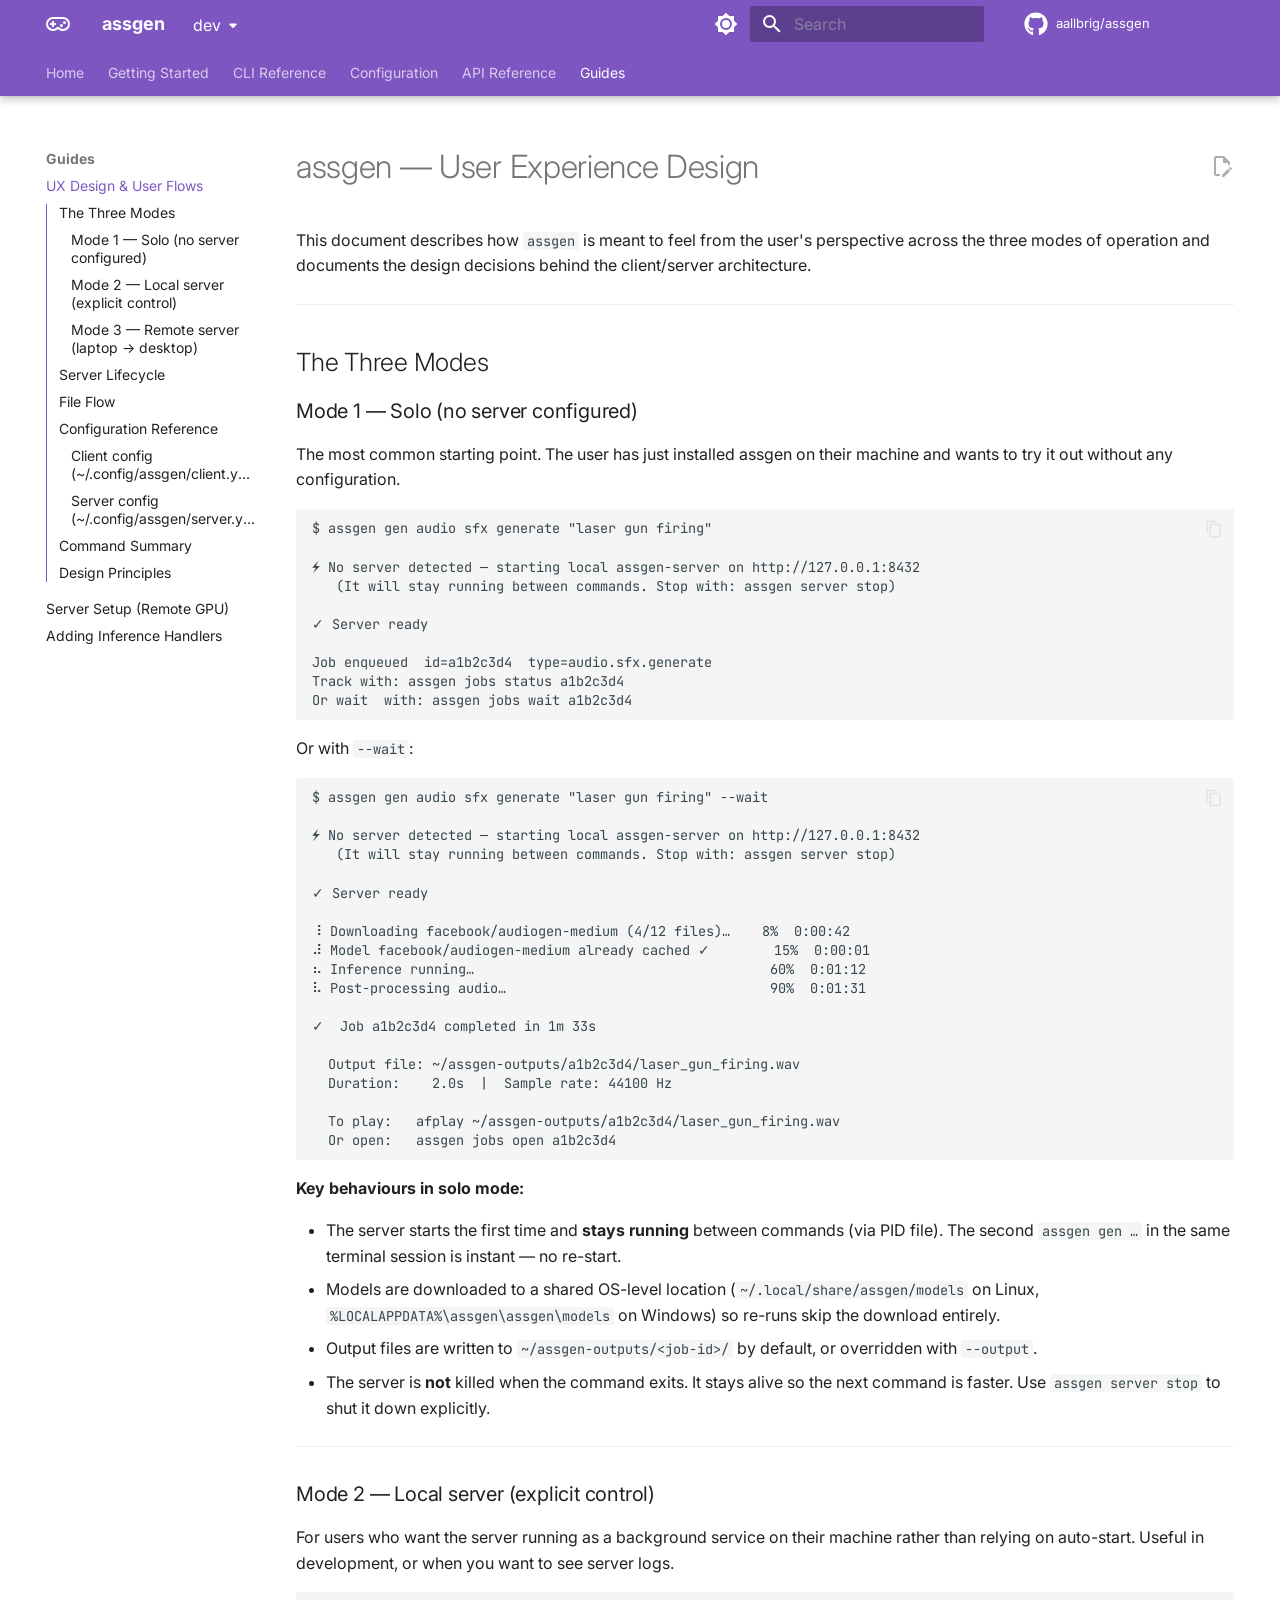
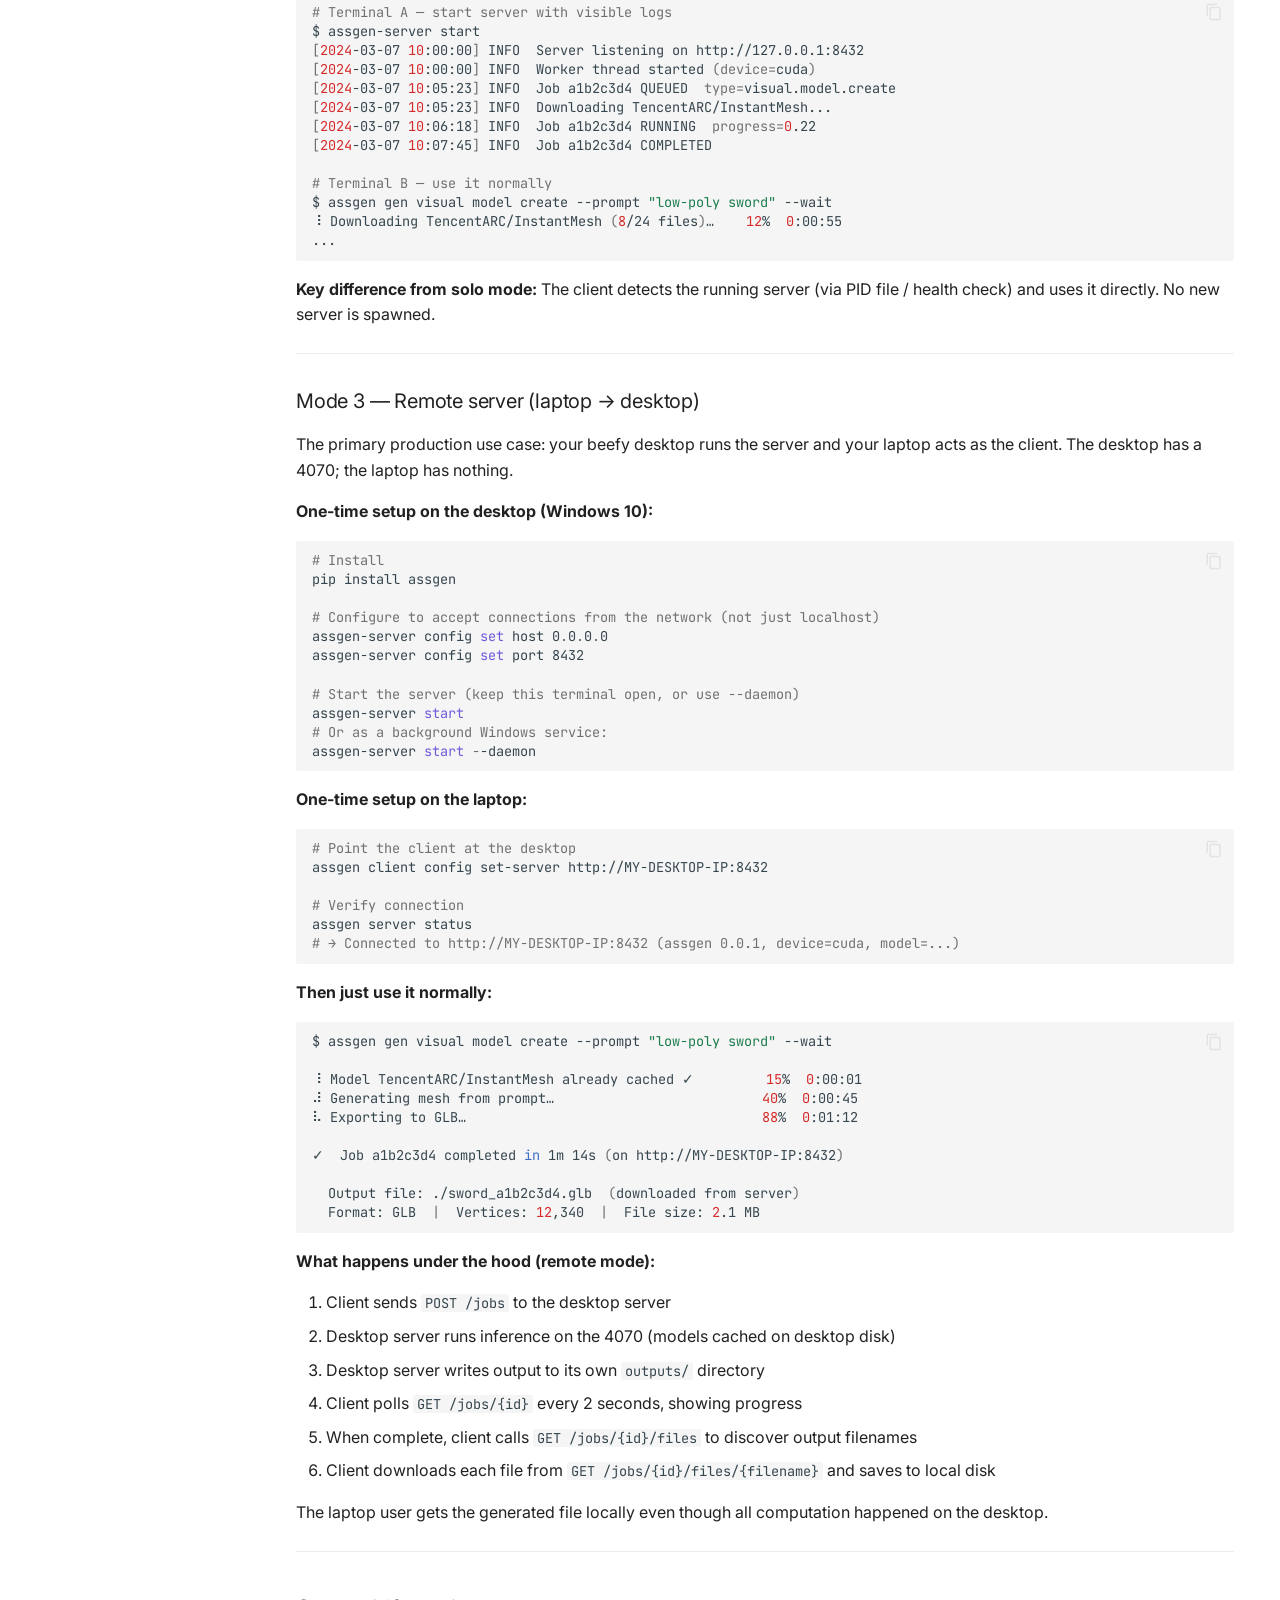
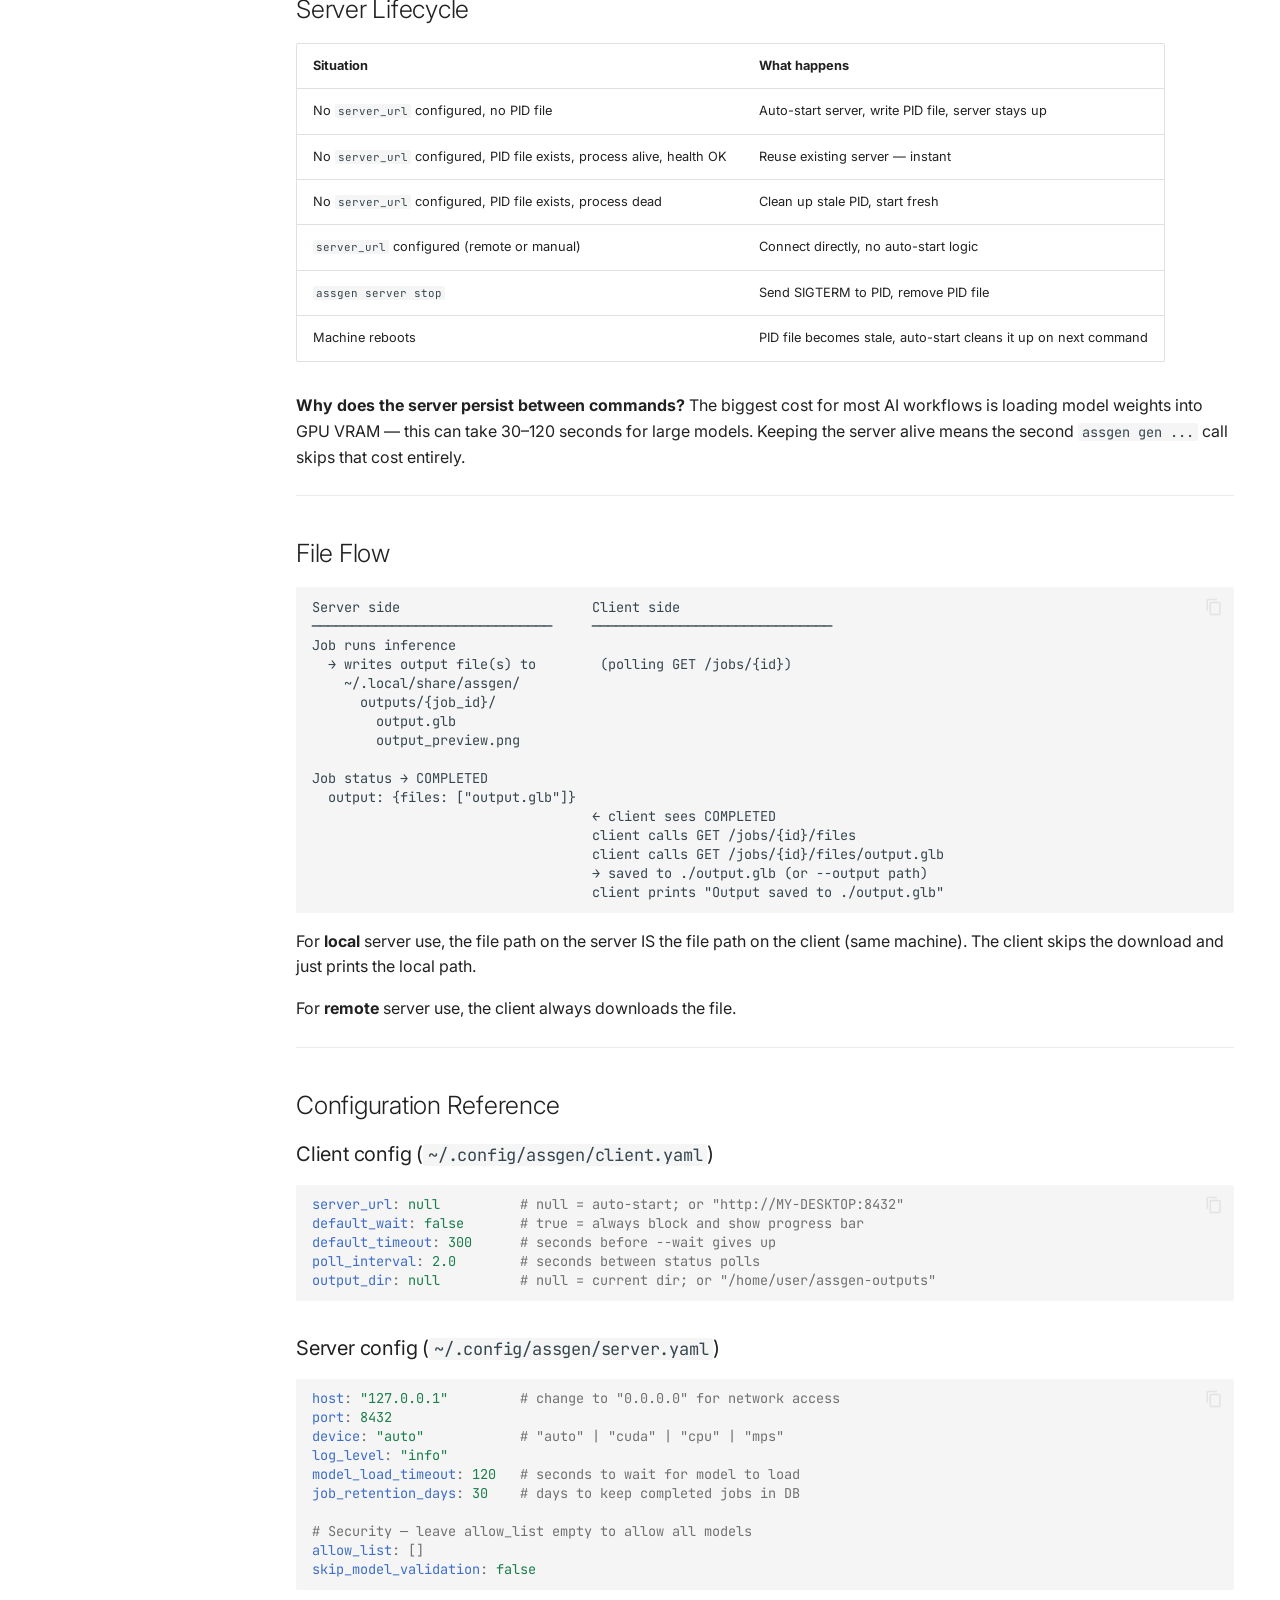
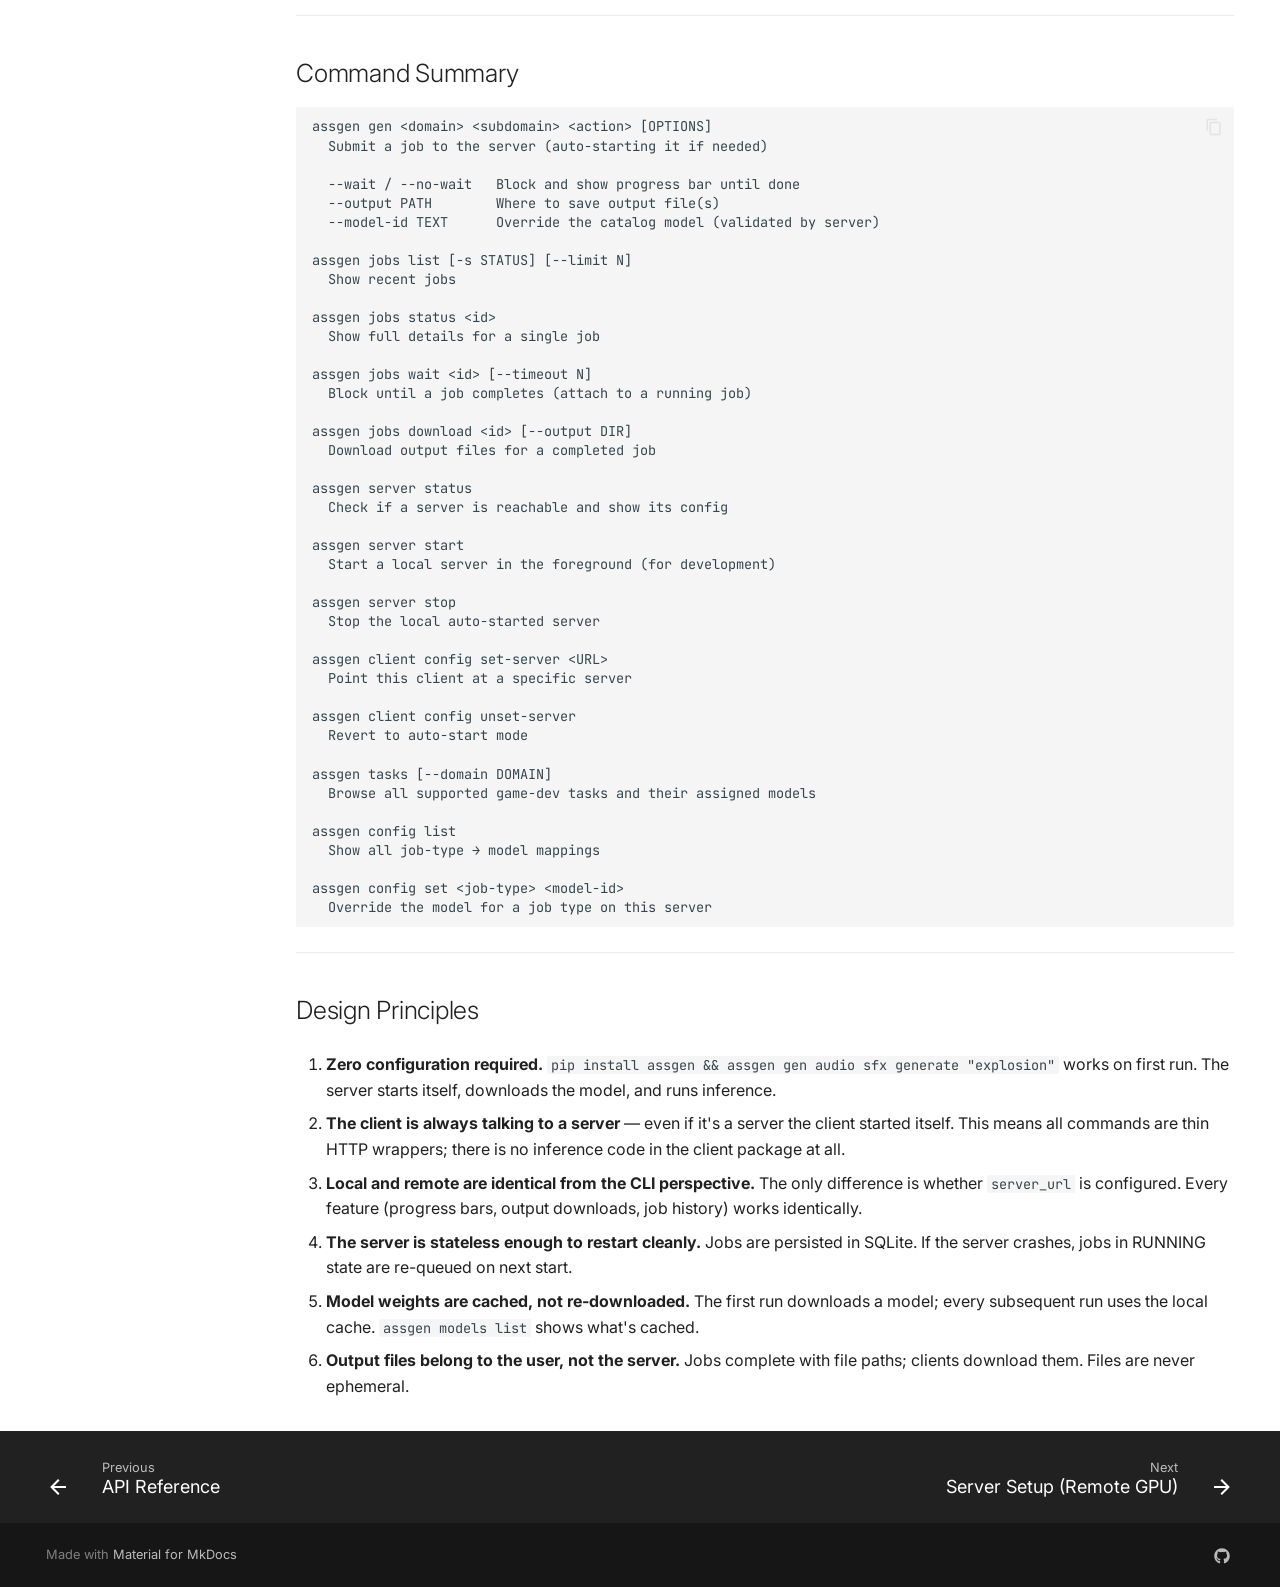
<file: dev/ux-design/index.html>
<!doctype html>
<html lang="en" class="no-js">
  <head>
    
      <meta charset="utf-8">
      <meta name="viewport" content="width=device-width,initial-scale=1">
      
        <meta name="description" content="AI-driven game asset generation pipeline — CLI + server for 3D game development">
      
      
      
        <link rel="canonical" href="https://aallbrig.github.io/assgen/latest/ux-design/">
      
      
        <link rel="prev" href="../api-reference/">
      
      
        <link rel="next" href="../server-setup/">
      
      
        
      
      
      <link rel="icon" href="../assets/images/favicon.png">
      <meta name="generator" content="mkdocs-1.6.1, mkdocs-material-9.7.4">
    
    
      
        <title>UX Design & User Flows - assgen</title>
      
    
    
      <link rel="stylesheet" href="../assets/stylesheets/main.484c7ddc.min.css">
      
        
        <link rel="stylesheet" href="../assets/stylesheets/palette.ab4e12ef.min.css">
      
      


    
    
      
    
    
      
        
        
        <link rel="preconnect" href="https://fonts.gstatic.com" crossorigin>
        <link rel="stylesheet" href="https://fonts.googleapis.com/css?family=Inter:300,300i,400,400i,700,700i%7CJetBrains+Mono:400,400i,700,700i&display=fallback">
        <style>:root{--md-text-font:"Inter";--md-code-font:"JetBrains Mono"}</style>
      
    
    
      <link rel="stylesheet" href="../assets/_mkdocstrings.css">
    
      <link rel="stylesheet" href="../stylesheets/extra.css">
    
    <script>__md_scope=new URL("..",location),__md_hash=e=>[...e].reduce(((e,_)=>(e<<5)-e+_.charCodeAt(0)),0),__md_get=(e,_=localStorage,t=__md_scope)=>JSON.parse(_.getItem(t.pathname+"."+e)),__md_set=(e,_,t=localStorage,a=__md_scope)=>{try{t.setItem(a.pathname+"."+e,JSON.stringify(_))}catch(e){}}</script>
    
      

    
    
  </head>
  
  
    
    
      
    
    
    
    
    <body dir="ltr" data-md-color-scheme="slate" data-md-color-primary="deep-purple" data-md-color-accent="cyan">
  
    
    <input class="md-toggle" data-md-toggle="drawer" type="checkbox" id="__drawer" autocomplete="off">
    <input class="md-toggle" data-md-toggle="search" type="checkbox" id="__search" autocomplete="off">
    <label class="md-overlay" for="__drawer"></label>
    <div data-md-component="skip">
      
        
        <a href="#assgen-user-experience-design" class="md-skip">
          Skip to content
        </a>
      
    </div>
    <div data-md-component="announce">
      
    </div>
    
      <div data-md-color-scheme="default" data-md-component="outdated" hidden>
        
      </div>
    
    
      

  

<header class="md-header md-header--shadow md-header--lifted" data-md-component="header">
  <nav class="md-header__inner md-grid" aria-label="Header">
    <a href=".." title="assgen" class="md-header__button md-logo" aria-label="assgen" data-md-component="logo">
      
  
  <svg xmlns="http://www.w3.org/2000/svg" viewBox="0 0 24 24"><path d="M6 9h2v2h2v2H8v2H6v-2H4v-2h2zm12.5 0a1.5 1.5 0 0 1 1.5 1.5 1.5 1.5 0 0 1-1.5 1.5 1.5 1.5 0 0 1-1.5-1.5A1.5 1.5 0 0 1 18.5 9m-3 3a1.5 1.5 0 0 1 1.5 1.5 1.5 1.5 0 0 1-1.5 1.5 1.5 1.5 0 0 1-1.5-1.5 1.5 1.5 0 0 1 1.5-1.5M17 5a7 7 0 0 1 7 7 7 7 0 0 1-7 7c-1.96 0-3.73-.8-5-2.1A6.96 6.96 0 0 1 7 19a7 7 0 0 1-7-7 7 7 0 0 1 7-7zM7 7a5 5 0 0 0-5 5 5 5 0 0 0 5 5c1.64 0 3.09-.79 4-2h2c.91 1.21 2.36 2 4 2a5 5 0 0 0 5-5 5 5 0 0 0-5-5z"/></svg>

    </a>
    <label class="md-header__button md-icon" for="__drawer">
      
      <svg xmlns="http://www.w3.org/2000/svg" viewBox="0 0 24 24"><path d="M3 6h18v2H3zm0 5h18v2H3zm0 5h18v2H3z"/></svg>
    </label>
    <div class="md-header__title" data-md-component="header-title">
      <div class="md-header__ellipsis">
        <div class="md-header__topic">
          <span class="md-ellipsis">
            assgen
          </span>
        </div>
        <div class="md-header__topic" data-md-component="header-topic">
          <span class="md-ellipsis">
            
              UX Design & User Flows
            
          </span>
        </div>
      </div>
    </div>
    
      
        <form class="md-header__option" data-md-component="palette">
  
    
    
    
    <input class="md-option" data-md-color-media="(prefers-color-scheme: dark)" data-md-color-scheme="slate" data-md-color-primary="deep-purple" data-md-color-accent="cyan"  aria-label="Switch to light mode"  type="radio" name="__palette" id="__palette_0">
    
      <label class="md-header__button md-icon" title="Switch to light mode" for="__palette_1" hidden>
        <svg xmlns="http://www.w3.org/2000/svg" viewBox="0 0 24 24"><path d="M12 18c-.89 0-1.74-.2-2.5-.55C11.56 16.5 13 14.42 13 12s-1.44-4.5-3.5-5.45C10.26 6.2 11.11 6 12 6a6 6 0 0 1 6 6 6 6 0 0 1-6 6m8-9.31V4h-4.69L12 .69 8.69 4H4v4.69L.69 12 4 15.31V20h4.69L12 23.31 15.31 20H20v-4.69L23.31 12z"/></svg>
      </label>
    
  
    
    
    
    <input class="md-option" data-md-color-media="(prefers-color-scheme: light)" data-md-color-scheme="default" data-md-color-primary="deep-purple" data-md-color-accent="cyan"  aria-label="Switch to dark mode"  type="radio" name="__palette" id="__palette_1">
    
      <label class="md-header__button md-icon" title="Switch to dark mode" for="__palette_0" hidden>
        <svg xmlns="http://www.w3.org/2000/svg" viewBox="0 0 24 24"><path d="M12 8a4 4 0 0 0-4 4 4 4 0 0 0 4 4 4 4 0 0 0 4-4 4 4 0 0 0-4-4m0 10a6 6 0 0 1-6-6 6 6 0 0 1 6-6 6 6 0 0 1 6 6 6 6 0 0 1-6 6m8-9.31V4h-4.69L12 .69 8.69 4H4v4.69L.69 12 4 15.31V20h4.69L12 23.31 15.31 20H20v-4.69L23.31 12z"/></svg>
      </label>
    
  
</form>
      
    
    
      <script>var palette=__md_get("__palette");if(palette&&palette.color){if("(prefers-color-scheme)"===palette.color.media){var media=matchMedia("(prefers-color-scheme: light)"),input=document.querySelector(media.matches?"[data-md-color-media='(prefers-color-scheme: light)']":"[data-md-color-media='(prefers-color-scheme: dark)']");palette.color.media=input.getAttribute("data-md-color-media"),palette.color.scheme=input.getAttribute("data-md-color-scheme"),palette.color.primary=input.getAttribute("data-md-color-primary"),palette.color.accent=input.getAttribute("data-md-color-accent")}for(var[key,value]of Object.entries(palette.color))document.body.setAttribute("data-md-color-"+key,value)}</script>
    
    
    
      
      
        <label class="md-header__button md-icon" for="__search">
          
          <svg xmlns="http://www.w3.org/2000/svg" viewBox="0 0 24 24"><path d="M9.5 3A6.5 6.5 0 0 1 16 9.5c0 1.61-.59 3.09-1.56 4.23l.27.27h.79l5 5-1.5 1.5-5-5v-.79l-.27-.27A6.52 6.52 0 0 1 9.5 16 6.5 6.5 0 0 1 3 9.5 6.5 6.5 0 0 1 9.5 3m0 2C7 5 5 7 5 9.5S7 14 9.5 14 14 12 14 9.5 12 5 9.5 5"/></svg>
        </label>
        <div class="md-search" data-md-component="search" role="dialog">
  <label class="md-search__overlay" for="__search"></label>
  <div class="md-search__inner" role="search">
    <form class="md-search__form" name="search">
      <input type="text" class="md-search__input" name="query" aria-label="Search" placeholder="Search" autocapitalize="off" autocorrect="off" autocomplete="off" spellcheck="false" data-md-component="search-query" required>
      <label class="md-search__icon md-icon" for="__search">
        
        <svg xmlns="http://www.w3.org/2000/svg" viewBox="0 0 24 24"><path d="M9.5 3A6.5 6.5 0 0 1 16 9.5c0 1.61-.59 3.09-1.56 4.23l.27.27h.79l5 5-1.5 1.5-5-5v-.79l-.27-.27A6.52 6.52 0 0 1 9.5 16 6.5 6.5 0 0 1 3 9.5 6.5 6.5 0 0 1 9.5 3m0 2C7 5 5 7 5 9.5S7 14 9.5 14 14 12 14 9.5 12 5 9.5 5"/></svg>
        
        <svg xmlns="http://www.w3.org/2000/svg" viewBox="0 0 24 24"><path d="M20 11v2H8l5.5 5.5-1.42 1.42L4.16 12l7.92-7.92L13.5 5.5 8 11z"/></svg>
      </label>
      <nav class="md-search__options" aria-label="Search">
        
        <button type="reset" class="md-search__icon md-icon" title="Clear" aria-label="Clear" tabindex="-1">
          
          <svg xmlns="http://www.w3.org/2000/svg" viewBox="0 0 24 24"><path d="M19 6.41 17.59 5 12 10.59 6.41 5 5 6.41 10.59 12 5 17.59 6.41 19 12 13.41 17.59 19 19 17.59 13.41 12z"/></svg>
        </button>
      </nav>
      
        <div class="md-search__suggest" data-md-component="search-suggest"></div>
      
    </form>
    <div class="md-search__output">
      <div class="md-search__scrollwrap" tabindex="0" data-md-scrollfix>
        <div class="md-search-result" data-md-component="search-result">
          <div class="md-search-result__meta">
            Initializing search
          </div>
          <ol class="md-search-result__list" role="presentation"></ol>
        </div>
      </div>
    </div>
  </div>
</div>
      
    
    
      <div class="md-header__source">
        <a href="https://github.com/aallbrig/assgen" title="Go to repository" class="md-source" data-md-component="source">
  <div class="md-source__icon md-icon">
    
    <svg xmlns="http://www.w3.org/2000/svg" viewBox="0 0 512 512"><!--! Font Awesome Free 7.1.0 by @fontawesome - https://fontawesome.com License - https://fontawesome.com/license/free (Icons: CC BY 4.0, Fonts: SIL OFL 1.1, Code: MIT License) Copyright 2025 Fonticons, Inc.--><path d="M173.9 397.4c0 2-2.3 3.6-5.2 3.6-3.3.3-5.6-1.3-5.6-3.6 0-2 2.3-3.6 5.2-3.6 3-.3 5.6 1.3 5.6 3.6m-31.1-4.5c-.7 2 1.3 4.3 4.3 4.9 2.6 1 5.6 0 6.2-2s-1.3-4.3-4.3-5.2c-2.6-.7-5.5.3-6.2 2.3m44.2-1.7c-2.9.7-4.9 2.6-4.6 4.9.3 2 2.9 3.3 5.9 2.6 2.9-.7 4.9-2.6 4.6-4.6-.3-1.9-3-3.2-5.9-2.9M252.8 8C114.1 8 8 113.3 8 252c0 110.9 69.8 205.8 169.5 239.2 12.8 2.3 17.3-5.6 17.3-12.1 0-6.2-.3-40.4-.3-61.4 0 0-70 15-84.7-29.8 0 0-11.4-29.1-27.8-36.6 0 0-22.9-15.7 1.6-15.4 0 0 24.9 2 38.6 25.8 21.9 38.6 58.6 27.5 72.9 20.9 2.3-16 8.8-27.1 16-33.7-55.9-6.2-112.3-14.3-112.3-110.5 0-27.5 7.6-41.3 23.6-58.9-2.6-6.5-11.1-33.3 2.6-67.9 20.9-6.5 69 27 69 27 20-5.6 41.5-8.5 62.8-8.5s42.8 2.9 62.8 8.5c0 0 48.1-33.6 69-27 13.7 34.7 5.2 61.4 2.6 67.9 16 17.7 25.8 31.5 25.8 58.9 0 96.5-58.9 104.2-114.8 110.5 9.2 7.9 17 22.9 17 46.4 0 33.7-.3 75.4-.3 83.6 0 6.5 4.6 14.4 17.3 12.1C436.2 457.8 504 362.9 504 252 504 113.3 391.5 8 252.8 8M105.2 352.9c-1.3 1-1 3.3.7 5.2 1.6 1.6 3.9 2.3 5.2 1 1.3-1 1-3.3-.7-5.2-1.6-1.6-3.9-2.3-5.2-1m-10.8-8.1c-.7 1.3.3 2.9 2.3 3.9 1.6 1 3.6.7 4.3-.7.7-1.3-.3-2.9-2.3-3.9-2-.6-3.6-.3-4.3.7m32.4 35.6c-1.6 1.3-1 4.3 1.3 6.2 2.3 2.3 5.2 2.6 6.5 1 1.3-1.3.7-4.3-1.3-6.2-2.2-2.3-5.2-2.6-6.5-1m-11.4-14.7c-1.6 1-1.6 3.6 0 5.9s4.3 3.3 5.6 2.3c1.6-1.3 1.6-3.9 0-6.2-1.4-2.3-4-3.3-5.6-2"/></svg>
  </div>
  <div class="md-source__repository">
    aallbrig/assgen
  </div>
</a>
      </div>
    
  </nav>
  
    
      
<nav class="md-tabs" aria-label="Tabs" data-md-component="tabs">
  <div class="md-grid">
    <ul class="md-tabs__list">
      
        
  
  
  
  
    <li class="md-tabs__item">
      <a href=".." class="md-tabs__link">
        
  
  
    
  
  Home

      </a>
    </li>
  

      
        
  
  
  
  
    
    
      <li class="md-tabs__item">
        <a href="../install/" class="md-tabs__link">
          
  
  
  Getting Started

        </a>
      </li>
    
  

      
        
  
  
  
  
    <li class="md-tabs__item">
      <a href="../cli-reference/" class="md-tabs__link">
        
  
  
    
  
  CLI Reference

      </a>
    </li>
  

      
        
  
  
  
  
    
    
      <li class="md-tabs__item">
        <a href="../configuration/" class="md-tabs__link">
          
  
  
  Configuration

        </a>
      </li>
    
  

      
        
  
  
  
  
    <li class="md-tabs__item">
      <a href="../api-reference/" class="md-tabs__link">
        
  
  
    
  
  API Reference

      </a>
    </li>
  

      
        
  
  
  
    
  
  
    
    
      <li class="md-tabs__item md-tabs__item--active">
        <a href="./" class="md-tabs__link">
          
  
  
  Guides

        </a>
      </li>
    
  

      
    </ul>
  </div>
</nav>
    
  
</header>
    
    <div class="md-container" data-md-component="container">
      
      
        
      
      <main class="md-main" data-md-component="main">
        <div class="md-main__inner md-grid">
          
            
              
              <div class="md-sidebar md-sidebar--primary" data-md-component="sidebar" data-md-type="navigation" >
                <div class="md-sidebar__scrollwrap">
                  <div class="md-sidebar__inner">
                    


  


  

<nav class="md-nav md-nav--primary md-nav--lifted md-nav--integrated" aria-label="Navigation" data-md-level="0">
  <label class="md-nav__title" for="__drawer">
    <a href=".." title="assgen" class="md-nav__button md-logo" aria-label="assgen" data-md-component="logo">
      
  
  <svg xmlns="http://www.w3.org/2000/svg" viewBox="0 0 24 24"><path d="M6 9h2v2h2v2H8v2H6v-2H4v-2h2zm12.5 0a1.5 1.5 0 0 1 1.5 1.5 1.5 1.5 0 0 1-1.5 1.5 1.5 1.5 0 0 1-1.5-1.5A1.5 1.5 0 0 1 18.5 9m-3 3a1.5 1.5 0 0 1 1.5 1.5 1.5 1.5 0 0 1-1.5 1.5 1.5 1.5 0 0 1-1.5-1.5 1.5 1.5 0 0 1 1.5-1.5M17 5a7 7 0 0 1 7 7 7 7 0 0 1-7 7c-1.96 0-3.73-.8-5-2.1A6.96 6.96 0 0 1 7 19a7 7 0 0 1-7-7 7 7 0 0 1 7-7zM7 7a5 5 0 0 0-5 5 5 5 0 0 0 5 5c1.64 0 3.09-.79 4-2h2c.91 1.21 2.36 2 4 2a5 5 0 0 0 5-5 5 5 0 0 0-5-5z"/></svg>

    </a>
    assgen
  </label>
  
    <div class="md-nav__source">
      <a href="https://github.com/aallbrig/assgen" title="Go to repository" class="md-source" data-md-component="source">
  <div class="md-source__icon md-icon">
    
    <svg xmlns="http://www.w3.org/2000/svg" viewBox="0 0 512 512"><!--! Font Awesome Free 7.1.0 by @fontawesome - https://fontawesome.com License - https://fontawesome.com/license/free (Icons: CC BY 4.0, Fonts: SIL OFL 1.1, Code: MIT License) Copyright 2025 Fonticons, Inc.--><path d="M173.9 397.4c0 2-2.3 3.6-5.2 3.6-3.3.3-5.6-1.3-5.6-3.6 0-2 2.3-3.6 5.2-3.6 3-.3 5.6 1.3 5.6 3.6m-31.1-4.5c-.7 2 1.3 4.3 4.3 4.9 2.6 1 5.6 0 6.2-2s-1.3-4.3-4.3-5.2c-2.6-.7-5.5.3-6.2 2.3m44.2-1.7c-2.9.7-4.9 2.6-4.6 4.9.3 2 2.9 3.3 5.9 2.6 2.9-.7 4.9-2.6 4.6-4.6-.3-1.9-3-3.2-5.9-2.9M252.8 8C114.1 8 8 113.3 8 252c0 110.9 69.8 205.8 169.5 239.2 12.8 2.3 17.3-5.6 17.3-12.1 0-6.2-.3-40.4-.3-61.4 0 0-70 15-84.7-29.8 0 0-11.4-29.1-27.8-36.6 0 0-22.9-15.7 1.6-15.4 0 0 24.9 2 38.6 25.8 21.9 38.6 58.6 27.5 72.9 20.9 2.3-16 8.8-27.1 16-33.7-55.9-6.2-112.3-14.3-112.3-110.5 0-27.5 7.6-41.3 23.6-58.9-2.6-6.5-11.1-33.3 2.6-67.9 20.9-6.5 69 27 69 27 20-5.6 41.5-8.5 62.8-8.5s42.8 2.9 62.8 8.5c0 0 48.1-33.6 69-27 13.7 34.7 5.2 61.4 2.6 67.9 16 17.7 25.8 31.5 25.8 58.9 0 96.5-58.9 104.2-114.8 110.5 9.2 7.9 17 22.9 17 46.4 0 33.7-.3 75.4-.3 83.6 0 6.5 4.6 14.4 17.3 12.1C436.2 457.8 504 362.9 504 252 504 113.3 391.5 8 252.8 8M105.2 352.9c-1.3 1-1 3.3.7 5.2 1.6 1.6 3.9 2.3 5.2 1 1.3-1 1-3.3-.7-5.2-1.6-1.6-3.9-2.3-5.2-1m-10.8-8.1c-.7 1.3.3 2.9 2.3 3.9 1.6 1 3.6.7 4.3-.7.7-1.3-.3-2.9-2.3-3.9-2-.6-3.6-.3-4.3.7m32.4 35.6c-1.6 1.3-1 4.3 1.3 6.2 2.3 2.3 5.2 2.6 6.5 1 1.3-1.3.7-4.3-1.3-6.2-2.2-2.3-5.2-2.6-6.5-1m-11.4-14.7c-1.6 1-1.6 3.6 0 5.9s4.3 3.3 5.6 2.3c1.6-1.3 1.6-3.9 0-6.2-1.4-2.3-4-3.3-5.6-2"/></svg>
  </div>
  <div class="md-source__repository">
    aallbrig/assgen
  </div>
</a>
    </div>
  
  <ul class="md-nav__list" data-md-scrollfix>
    
      
      
  
  
  
  
    <li class="md-nav__item">
      <a href=".." class="md-nav__link">
        
  
  
  <span class="md-ellipsis">
    
  
    Home
  

    
  </span>
  
  

      </a>
    </li>
  

    
      
      
  
  
  
  
    
    
    
    
      
      
        
      
    
    
    <li class="md-nav__item md-nav__item--nested">
      
        
        
          
        
        <input class="md-nav__toggle md-toggle md-toggle--indeterminate" type="checkbox" id="__nav_2" >
        
          
          <label class="md-nav__link" for="__nav_2" id="__nav_2_label" tabindex="0">
            
  
  
  <span class="md-ellipsis">
    
  
    Getting Started
  

    
  </span>
  
  

            <span class="md-nav__icon md-icon"></span>
          </label>
        
        <nav class="md-nav" data-md-level="1" aria-labelledby="__nav_2_label" aria-expanded="false">
          <label class="md-nav__title" for="__nav_2">
            <span class="md-nav__icon md-icon"></span>
            
  
    Getting Started
  

          </label>
          <ul class="md-nav__list" data-md-scrollfix>
            
              
                
  
  
  
  
    <li class="md-nav__item">
      <a href="../install/" class="md-nav__link">
        
  
  
  <span class="md-ellipsis">
    
  
    Installation & Upgrade
  

    
  </span>
  
  

      </a>
    </li>
  

              
            
              
                
  
  
  
  
    <li class="md-nav__item">
      <a href="../quickstart/" class="md-nav__link">
        
  
  
  <span class="md-ellipsis">
    
  
    Quick Start
  

    
  </span>
  
  

      </a>
    </li>
  

              
            
          </ul>
        </nav>
      
    </li>
  

    
      
      
  
  
  
  
    <li class="md-nav__item">
      <a href="../cli-reference/" class="md-nav__link">
        
  
  
  <span class="md-ellipsis">
    
  
    CLI Reference
  

    
  </span>
  
  

      </a>
    </li>
  

    
      
      
  
  
  
  
    
    
    
    
      
      
        
      
    
    
    <li class="md-nav__item md-nav__item--nested">
      
        
        
          
        
        <input class="md-nav__toggle md-toggle md-toggle--indeterminate" type="checkbox" id="__nav_4" >
        
          
          <label class="md-nav__link" for="__nav_4" id="__nav_4_label" tabindex="0">
            
  
  
  <span class="md-ellipsis">
    
  
    Configuration
  

    
  </span>
  
  

            <span class="md-nav__icon md-icon"></span>
          </label>
        
        <nav class="md-nav" data-md-level="1" aria-labelledby="__nav_4_label" aria-expanded="false">
          <label class="md-nav__title" for="__nav_4">
            <span class="md-nav__icon md-icon"></span>
            
  
    Configuration
  

          </label>
          <ul class="md-nav__list" data-md-scrollfix>
            
              
                
  
  
  
  
    <li class="md-nav__item">
      <a href="../configuration/" class="md-nav__link">
        
  
  
  <span class="md-ellipsis">
    
  
    Overview
  

    
  </span>
  
  

      </a>
    </li>
  

              
            
              
                
  
  
  
  
    <li class="md-nav__item">
      <a href="../model-validation/" class="md-nav__link">
        
  
  
  <span class="md-ellipsis">
    
  
    Model Validation
  

    
  </span>
  
  

      </a>
    </li>
  

              
            
          </ul>
        </nav>
      
    </li>
  

    
      
      
  
  
  
  
    <li class="md-nav__item">
      <a href="../api-reference/" class="md-nav__link">
        
  
  
  <span class="md-ellipsis">
    
  
    API Reference
  

    
  </span>
  
  

      </a>
    </li>
  

    
      
      
  
  
    
  
  
  
    
    
    
    
      
        
        
      
      
        
      
    
    
    <li class="md-nav__item md-nav__item--active md-nav__item--section md-nav__item--nested">
      
        
        
        <input class="md-nav__toggle md-toggle " type="checkbox" id="__nav_6" checked>
        
          
          <label class="md-nav__link" for="__nav_6" id="__nav_6_label" tabindex="">
            
  
  
  <span class="md-ellipsis">
    
  
    Guides
  

    
  </span>
  
  

            <span class="md-nav__icon md-icon"></span>
          </label>
        
        <nav class="md-nav" data-md-level="1" aria-labelledby="__nav_6_label" aria-expanded="true">
          <label class="md-nav__title" for="__nav_6">
            <span class="md-nav__icon md-icon"></span>
            
  
    Guides
  

          </label>
          <ul class="md-nav__list" data-md-scrollfix>
            
              
                
  
  
    
  
  
  
    <li class="md-nav__item md-nav__item--active">
      
      <input class="md-nav__toggle md-toggle" type="checkbox" id="__toc">
      
      
        
      
      
        <label class="md-nav__link md-nav__link--active" for="__toc">
          
  
  
  <span class="md-ellipsis">
    
  
    UX Design & User Flows
  

    
  </span>
  
  

          <span class="md-nav__icon md-icon"></span>
        </label>
      
      <a href="./" class="md-nav__link md-nav__link--active">
        
  
  
  <span class="md-ellipsis">
    
  
    UX Design & User Flows
  

    
  </span>
  
  

      </a>
      
        

<nav class="md-nav md-nav--secondary" aria-label="Table of contents">
  
  
  
    
  
  
    <label class="md-nav__title" for="__toc">
      <span class="md-nav__icon md-icon"></span>
      Table of contents
    </label>
    <ul class="md-nav__list" data-md-component="toc" data-md-scrollfix>
      
        <li class="md-nav__item">
  <a href="#the-three-modes" class="md-nav__link">
    <span class="md-ellipsis">
      
        The Three Modes
      
    </span>
  </a>
  
    <nav class="md-nav" aria-label="The Three Modes">
      <ul class="md-nav__list">
        
          <li class="md-nav__item">
  <a href="#mode-1-solo-no-server-configured" class="md-nav__link">
    <span class="md-ellipsis">
      
        Mode 1 — Solo (no server configured)
      
    </span>
  </a>
  
</li>
        
          <li class="md-nav__item">
  <a href="#mode-2-local-server-explicit-control" class="md-nav__link">
    <span class="md-ellipsis">
      
        Mode 2 — Local server (explicit control)
      
    </span>
  </a>
  
</li>
        
          <li class="md-nav__item">
  <a href="#mode-3-remote-server-laptop-desktop" class="md-nav__link">
    <span class="md-ellipsis">
      
        Mode 3 — Remote server (laptop → desktop)
      
    </span>
  </a>
  
</li>
        
      </ul>
    </nav>
  
</li>
      
        <li class="md-nav__item">
  <a href="#server-lifecycle" class="md-nav__link">
    <span class="md-ellipsis">
      
        Server Lifecycle
      
    </span>
  </a>
  
</li>
      
        <li class="md-nav__item">
  <a href="#file-flow" class="md-nav__link">
    <span class="md-ellipsis">
      
        File Flow
      
    </span>
  </a>
  
</li>
      
        <li class="md-nav__item">
  <a href="#configuration-reference" class="md-nav__link">
    <span class="md-ellipsis">
      
        Configuration Reference
      
    </span>
  </a>
  
    <nav class="md-nav" aria-label="Configuration Reference">
      <ul class="md-nav__list">
        
          <li class="md-nav__item">
  <a href="#client-config-configassgenclientyaml" class="md-nav__link">
    <span class="md-ellipsis">
      
        Client config (~/.config/assgen/client.yaml)
      
    </span>
  </a>
  
</li>
        
          <li class="md-nav__item">
  <a href="#server-config-configassgenserveryaml" class="md-nav__link">
    <span class="md-ellipsis">
      
        Server config (~/.config/assgen/server.yaml)
      
    </span>
  </a>
  
</li>
        
      </ul>
    </nav>
  
</li>
      
        <li class="md-nav__item">
  <a href="#command-summary" class="md-nav__link">
    <span class="md-ellipsis">
      
        Command Summary
      
    </span>
  </a>
  
</li>
      
        <li class="md-nav__item">
  <a href="#design-principles" class="md-nav__link">
    <span class="md-ellipsis">
      
        Design Principles
      
    </span>
  </a>
  
</li>
      
    </ul>
  
</nav>
      
    </li>
  

              
            
              
                
  
  
  
  
    <li class="md-nav__item">
      <a href="../server-setup/" class="md-nav__link">
        
  
  
  <span class="md-ellipsis">
    
  
    Server Setup (Remote GPU)
  

    
  </span>
  
  

      </a>
    </li>
  

              
            
              
                
  
  
  
  
    <li class="md-nav__item">
      <a href="../contributing/" class="md-nav__link">
        
  
  
  <span class="md-ellipsis">
    
  
    Adding Inference Handlers
  

    
  </span>
  
  

      </a>
    </li>
  

              
            
          </ul>
        </nav>
      
    </li>
  

    
  </ul>
</nav>
                  </div>
                </div>
              </div>
            
            
          
          
            <div class="md-content" data-md-component="content">
              
              <article class="md-content__inner md-typeset">
                
                  


  
    <a href="https://github.com/aallbrig/assgen/edit/main/docs/ux-design.md" title="Edit this page" class="md-content__button md-icon" rel="edit">
      
      <svg xmlns="http://www.w3.org/2000/svg" viewBox="0 0 24 24"><path d="M10 20H6V4h7v5h5v3.1l2-2V8l-6-6H6c-1.1 0-2 .9-2 2v16c0 1.1.9 2 2 2h4zm10.2-7c.1 0 .3.1.4.2l1.3 1.3c.2.2.2.6 0 .8l-1 1-2.1-2.1 1-1c.1-.1.2-.2.4-.2m0 3.9L14.1 23H12v-2.1l6.1-6.1z"/></svg>
    </a>
  
  


<h1 id="assgen-user-experience-design">assgen — User Experience Design<a class="headerlink" href="#assgen-user-experience-design" title="Permanent link">&para;</a></h1>
<p>This document describes how <code>assgen</code> is meant to feel from the user's perspective across the three modes of operation and documents the design decisions behind the client/server architecture.</p>
<hr />
<h2 id="the-three-modes">The Three Modes<a class="headerlink" href="#the-three-modes" title="Permanent link">&para;</a></h2>
<h3 id="mode-1-solo-no-server-configured">Mode 1 — Solo (no server configured)<a class="headerlink" href="#mode-1-solo-no-server-configured" title="Permanent link">&para;</a></h3>
<p>The most common starting point. The user has just installed assgen on their machine and wants to try it out without any configuration.</p>
<div class="language-text highlight"><pre><span></span><code><span id="__span-0-1"><a id="__codelineno-0-1" name="__codelineno-0-1" href="#__codelineno-0-1"></a>$ assgen gen audio sfx generate &quot;laser gun firing&quot;
</span><span id="__span-0-2"><a id="__codelineno-0-2" name="__codelineno-0-2" href="#__codelineno-0-2"></a>
</span><span id="__span-0-3"><a id="__codelineno-0-3" name="__codelineno-0-3" href="#__codelineno-0-3"></a>⚡ No server detected — starting local assgen-server on http://127.0.0.1:8432
</span><span id="__span-0-4"><a id="__codelineno-0-4" name="__codelineno-0-4" href="#__codelineno-0-4"></a>   (It will stay running between commands. Stop with: assgen server stop)
</span><span id="__span-0-5"><a id="__codelineno-0-5" name="__codelineno-0-5" href="#__codelineno-0-5"></a>
</span><span id="__span-0-6"><a id="__codelineno-0-6" name="__codelineno-0-6" href="#__codelineno-0-6"></a>✓ Server ready
</span><span id="__span-0-7"><a id="__codelineno-0-7" name="__codelineno-0-7" href="#__codelineno-0-7"></a>
</span><span id="__span-0-8"><a id="__codelineno-0-8" name="__codelineno-0-8" href="#__codelineno-0-8"></a>Job enqueued  id=a1b2c3d4  type=audio.sfx.generate
</span><span id="__span-0-9"><a id="__codelineno-0-9" name="__codelineno-0-9" href="#__codelineno-0-9"></a>Track with: assgen jobs status a1b2c3d4
</span><span id="__span-0-10"><a id="__codelineno-0-10" name="__codelineno-0-10" href="#__codelineno-0-10"></a>Or wait  with: assgen jobs wait a1b2c3d4
</span></code></pre></div>
<p>Or with <code>--wait</code>:</p>
<div class="language-text highlight"><pre><span></span><code><span id="__span-1-1"><a id="__codelineno-1-1" name="__codelineno-1-1" href="#__codelineno-1-1"></a>$ assgen gen audio sfx generate &quot;laser gun firing&quot; --wait
</span><span id="__span-1-2"><a id="__codelineno-1-2" name="__codelineno-1-2" href="#__codelineno-1-2"></a>
</span><span id="__span-1-3"><a id="__codelineno-1-3" name="__codelineno-1-3" href="#__codelineno-1-3"></a>⚡ No server detected — starting local assgen-server on http://127.0.0.1:8432
</span><span id="__span-1-4"><a id="__codelineno-1-4" name="__codelineno-1-4" href="#__codelineno-1-4"></a>   (It will stay running between commands. Stop with: assgen server stop)
</span><span id="__span-1-5"><a id="__codelineno-1-5" name="__codelineno-1-5" href="#__codelineno-1-5"></a>
</span><span id="__span-1-6"><a id="__codelineno-1-6" name="__codelineno-1-6" href="#__codelineno-1-6"></a>✓ Server ready
</span><span id="__span-1-7"><a id="__codelineno-1-7" name="__codelineno-1-7" href="#__codelineno-1-7"></a>
</span><span id="__span-1-8"><a id="__codelineno-1-8" name="__codelineno-1-8" href="#__codelineno-1-8"></a>⠸ Downloading facebook/audiogen-medium (4/12 files)…    8%  0:00:42
</span><span id="__span-1-9"><a id="__codelineno-1-9" name="__codelineno-1-9" href="#__codelineno-1-9"></a>⠼ Model facebook/audiogen-medium already cached ✓        15%  0:00:01
</span><span id="__span-1-10"><a id="__codelineno-1-10" name="__codelineno-1-10" href="#__codelineno-1-10"></a>⠦ Inference running…                                     60%  0:01:12
</span><span id="__span-1-11"><a id="__codelineno-1-11" name="__codelineno-1-11" href="#__codelineno-1-11"></a>⠧ Post-processing audio…                                 90%  0:01:31
</span><span id="__span-1-12"><a id="__codelineno-1-12" name="__codelineno-1-12" href="#__codelineno-1-12"></a>
</span><span id="__span-1-13"><a id="__codelineno-1-13" name="__codelineno-1-13" href="#__codelineno-1-13"></a>✓  Job a1b2c3d4 completed in 1m 33s
</span><span id="__span-1-14"><a id="__codelineno-1-14" name="__codelineno-1-14" href="#__codelineno-1-14"></a>
</span><span id="__span-1-15"><a id="__codelineno-1-15" name="__codelineno-1-15" href="#__codelineno-1-15"></a>  Output file: ~/assgen-outputs/a1b2c3d4/laser_gun_firing.wav
</span><span id="__span-1-16"><a id="__codelineno-1-16" name="__codelineno-1-16" href="#__codelineno-1-16"></a>  Duration:    2.0s  |  Sample rate: 44100 Hz
</span><span id="__span-1-17"><a id="__codelineno-1-17" name="__codelineno-1-17" href="#__codelineno-1-17"></a>
</span><span id="__span-1-18"><a id="__codelineno-1-18" name="__codelineno-1-18" href="#__codelineno-1-18"></a>  To play:   afplay ~/assgen-outputs/a1b2c3d4/laser_gun_firing.wav
</span><span id="__span-1-19"><a id="__codelineno-1-19" name="__codelineno-1-19" href="#__codelineno-1-19"></a>  Or open:   assgen jobs open a1b2c3d4
</span></code></pre></div>
<p><strong>Key behaviours in solo mode:</strong></p>
<ul>
<li>The server starts the first time and <strong>stays running</strong> between commands (via PID file). The second <code>assgen gen …</code> in the same terminal session is instant — no re-start.</li>
<li>Models are downloaded to a shared OS-level location (<code>~/.local/share/assgen/models</code> on Linux, <code>%LOCALAPPDATA%\assgen\assgen\models</code> on Windows) so re-runs skip the download entirely.</li>
<li>Output files are written to <code>~/assgen-outputs/&lt;job-id&gt;/</code> by default, or overridden with <code>--output</code>.</li>
<li>The server is <strong>not</strong> killed when the command exits. It stays alive so the next command is faster. Use <code>assgen server stop</code> to shut it down explicitly.</li>
</ul>
<hr />
<h3 id="mode-2-local-server-explicit-control">Mode 2 — Local server (explicit control)<a class="headerlink" href="#mode-2-local-server-explicit-control" title="Permanent link">&para;</a></h3>
<p>For users who want the server running as a background service on their machine rather than relying on auto-start. Useful in development, or when you want to see server logs.</p>
<div class="language-bash highlight"><pre><span></span><code><span id="__span-2-1"><a id="__codelineno-2-1" name="__codelineno-2-1" href="#__codelineno-2-1"></a><span class="c1"># Terminal A — start server with visible logs</span>
</span><span id="__span-2-2"><a id="__codelineno-2-2" name="__codelineno-2-2" href="#__codelineno-2-2"></a>$<span class="w"> </span>assgen-server<span class="w"> </span>start
</span><span id="__span-2-3"><a id="__codelineno-2-3" name="__codelineno-2-3" href="#__codelineno-2-3"></a><span class="o">[</span><span class="m">2024</span>-03-07<span class="w"> </span><span class="m">10</span>:00:00<span class="o">]</span><span class="w"> </span>INFO<span class="w">  </span>Server<span class="w"> </span>listening<span class="w"> </span>on<span class="w"> </span>http://127.0.0.1:8432
</span><span id="__span-2-4"><a id="__codelineno-2-4" name="__codelineno-2-4" href="#__codelineno-2-4"></a><span class="o">[</span><span class="m">2024</span>-03-07<span class="w"> </span><span class="m">10</span>:00:00<span class="o">]</span><span class="w"> </span>INFO<span class="w">  </span>Worker<span class="w"> </span>thread<span class="w"> </span>started<span class="w"> </span><span class="o">(</span><span class="nv">device</span><span class="o">=</span>cuda<span class="o">)</span>
</span><span id="__span-2-5"><a id="__codelineno-2-5" name="__codelineno-2-5" href="#__codelineno-2-5"></a><span class="o">[</span><span class="m">2024</span>-03-07<span class="w"> </span><span class="m">10</span>:05:23<span class="o">]</span><span class="w"> </span>INFO<span class="w">  </span>Job<span class="w"> </span>a1b2c3d4<span class="w"> </span>QUEUED<span class="w">  </span><span class="nv">type</span><span class="o">=</span>visual.model.create
</span><span id="__span-2-6"><a id="__codelineno-2-6" name="__codelineno-2-6" href="#__codelineno-2-6"></a><span class="o">[</span><span class="m">2024</span>-03-07<span class="w"> </span><span class="m">10</span>:05:23<span class="o">]</span><span class="w"> </span>INFO<span class="w">  </span>Downloading<span class="w"> </span>TencentARC/InstantMesh...
</span><span id="__span-2-7"><a id="__codelineno-2-7" name="__codelineno-2-7" href="#__codelineno-2-7"></a><span class="o">[</span><span class="m">2024</span>-03-07<span class="w"> </span><span class="m">10</span>:06:18<span class="o">]</span><span class="w"> </span>INFO<span class="w">  </span>Job<span class="w"> </span>a1b2c3d4<span class="w"> </span>RUNNING<span class="w">  </span><span class="nv">progress</span><span class="o">=</span><span class="m">0</span>.22
</span><span id="__span-2-8"><a id="__codelineno-2-8" name="__codelineno-2-8" href="#__codelineno-2-8"></a><span class="o">[</span><span class="m">2024</span>-03-07<span class="w"> </span><span class="m">10</span>:07:45<span class="o">]</span><span class="w"> </span>INFO<span class="w">  </span>Job<span class="w"> </span>a1b2c3d4<span class="w"> </span>COMPLETED
</span><span id="__span-2-9"><a id="__codelineno-2-9" name="__codelineno-2-9" href="#__codelineno-2-9"></a>
</span><span id="__span-2-10"><a id="__codelineno-2-10" name="__codelineno-2-10" href="#__codelineno-2-10"></a><span class="c1"># Terminal B — use it normally</span>
</span><span id="__span-2-11"><a id="__codelineno-2-11" name="__codelineno-2-11" href="#__codelineno-2-11"></a>$<span class="w"> </span>assgen<span class="w"> </span>gen<span class="w"> </span>visual<span class="w"> </span>model<span class="w"> </span>create<span class="w"> </span>--prompt<span class="w"> </span><span class="s2">&quot;low-poly sword&quot;</span><span class="w"> </span>--wait
</span><span id="__span-2-12"><a id="__codelineno-2-12" name="__codelineno-2-12" href="#__codelineno-2-12"></a>⠸<span class="w"> </span>Downloading<span class="w"> </span>TencentARC/InstantMesh<span class="w"> </span><span class="o">(</span><span class="m">8</span>/24<span class="w"> </span>files<span class="o">)</span>…<span class="w">    </span><span class="m">12</span>%<span class="w">  </span><span class="m">0</span>:00:55
</span><span id="__span-2-13"><a id="__codelineno-2-13" name="__codelineno-2-13" href="#__codelineno-2-13"></a>...
</span></code></pre></div>
<p><strong>Key difference from solo mode:</strong> The client detects the running server (via PID file / health check) and uses it directly. No new server is spawned.</p>
<hr />
<h3 id="mode-3-remote-server-laptop-desktop">Mode 3 — Remote server (laptop → desktop)<a class="headerlink" href="#mode-3-remote-server-laptop-desktop" title="Permanent link">&para;</a></h3>
<p>The primary production use case: your beefy desktop runs the server and your laptop acts as the client. The desktop has a 4070; the laptop has nothing.</p>
<p><strong>One-time setup on the desktop (Windows 10):</strong></p>
<div class="language-powershell highlight"><pre><span></span><code><span id="__span-3-1"><a id="__codelineno-3-1" name="__codelineno-3-1" href="#__codelineno-3-1"></a><span class="c"># Install</span>
</span><span id="__span-3-2"><a id="__codelineno-3-2" name="__codelineno-3-2" href="#__codelineno-3-2"></a><span class="n">pip</span> <span class="n">install</span> <span class="n">assgen</span>
</span><span id="__span-3-3"><a id="__codelineno-3-3" name="__codelineno-3-3" href="#__codelineno-3-3"></a>
</span><span id="__span-3-4"><a id="__codelineno-3-4" name="__codelineno-3-4" href="#__codelineno-3-4"></a><span class="c"># Configure to accept connections from the network (not just localhost)</span>
</span><span id="__span-3-5"><a id="__codelineno-3-5" name="__codelineno-3-5" href="#__codelineno-3-5"></a><span class="n">assgen-server</span> <span class="n">config</span> <span class="nb">set </span><span class="n">host</span> <span class="n">0</span><span class="p">.</span><span class="n">0</span><span class="p">.</span><span class="n">0</span><span class="p">.</span><span class="n">0</span>
</span><span id="__span-3-6"><a id="__codelineno-3-6" name="__codelineno-3-6" href="#__codelineno-3-6"></a><span class="n">assgen-server</span> <span class="n">config</span> <span class="nb">set </span><span class="n">port</span> <span class="n">8432</span>
</span><span id="__span-3-7"><a id="__codelineno-3-7" name="__codelineno-3-7" href="#__codelineno-3-7"></a>
</span><span id="__span-3-8"><a id="__codelineno-3-8" name="__codelineno-3-8" href="#__codelineno-3-8"></a><span class="c"># Start the server (keep this terminal open, or use --daemon)</span>
</span><span id="__span-3-9"><a id="__codelineno-3-9" name="__codelineno-3-9" href="#__codelineno-3-9"></a><span class="n">assgen-server</span> <span class="nb">start</span>
</span><span id="__span-3-10"><a id="__codelineno-3-10" name="__codelineno-3-10" href="#__codelineno-3-10"></a><span class="c"># Or as a background Windows service:</span>
</span><span id="__span-3-11"><a id="__codelineno-3-11" name="__codelineno-3-11" href="#__codelineno-3-11"></a><span class="n">assgen-server</span> <span class="nb">start </span><span class="p">-</span><span class="n">-daemon</span>
</span></code></pre></div>
<p><strong>One-time setup on the laptop:</strong></p>
<div class="language-bash highlight"><pre><span></span><code><span id="__span-4-1"><a id="__codelineno-4-1" name="__codelineno-4-1" href="#__codelineno-4-1"></a><span class="c1"># Point the client at the desktop</span>
</span><span id="__span-4-2"><a id="__codelineno-4-2" name="__codelineno-4-2" href="#__codelineno-4-2"></a>assgen<span class="w"> </span>client<span class="w"> </span>config<span class="w"> </span>set-server<span class="w"> </span>http://MY-DESKTOP-IP:8432
</span><span id="__span-4-3"><a id="__codelineno-4-3" name="__codelineno-4-3" href="#__codelineno-4-3"></a>
</span><span id="__span-4-4"><a id="__codelineno-4-4" name="__codelineno-4-4" href="#__codelineno-4-4"></a><span class="c1"># Verify connection</span>
</span><span id="__span-4-5"><a id="__codelineno-4-5" name="__codelineno-4-5" href="#__codelineno-4-5"></a>assgen<span class="w"> </span>server<span class="w"> </span>status
</span><span id="__span-4-6"><a id="__codelineno-4-6" name="__codelineno-4-6" href="#__codelineno-4-6"></a><span class="c1"># → Connected to http://MY-DESKTOP-IP:8432 (assgen 0.0.1, device=cuda, model=...)</span>
</span></code></pre></div>
<p><strong>Then just use it normally:</strong></p>
<div class="language-bash highlight"><pre><span></span><code><span id="__span-5-1"><a id="__codelineno-5-1" name="__codelineno-5-1" href="#__codelineno-5-1"></a>$<span class="w"> </span>assgen<span class="w"> </span>gen<span class="w"> </span>visual<span class="w"> </span>model<span class="w"> </span>create<span class="w"> </span>--prompt<span class="w"> </span><span class="s2">&quot;low-poly sword&quot;</span><span class="w"> </span>--wait
</span><span id="__span-5-2"><a id="__codelineno-5-2" name="__codelineno-5-2" href="#__codelineno-5-2"></a>
</span><span id="__span-5-3"><a id="__codelineno-5-3" name="__codelineno-5-3" href="#__codelineno-5-3"></a>⠸<span class="w"> </span>Model<span class="w"> </span>TencentARC/InstantMesh<span class="w"> </span>already<span class="w"> </span>cached<span class="w"> </span>✓<span class="w">         </span><span class="m">15</span>%<span class="w">  </span><span class="m">0</span>:00:01
</span><span id="__span-5-4"><a id="__codelineno-5-4" name="__codelineno-5-4" href="#__codelineno-5-4"></a>⠼<span class="w"> </span>Generating<span class="w"> </span>mesh<span class="w"> </span>from<span class="w"> </span>prompt…<span class="w">                          </span><span class="m">40</span>%<span class="w">  </span><span class="m">0</span>:00:45
</span><span id="__span-5-5"><a id="__codelineno-5-5" name="__codelineno-5-5" href="#__codelineno-5-5"></a>⠧<span class="w"> </span>Exporting<span class="w"> </span>to<span class="w"> </span>GLB…<span class="w">                                     </span><span class="m">88</span>%<span class="w">  </span><span class="m">0</span>:01:12
</span><span id="__span-5-6"><a id="__codelineno-5-6" name="__codelineno-5-6" href="#__codelineno-5-6"></a>
</span><span id="__span-5-7"><a id="__codelineno-5-7" name="__codelineno-5-7" href="#__codelineno-5-7"></a>✓<span class="w">  </span>Job<span class="w"> </span>a1b2c3d4<span class="w"> </span>completed<span class="w"> </span><span class="k">in</span><span class="w"> </span>1m<span class="w"> </span>14s<span class="w"> </span><span class="o">(</span>on<span class="w"> </span>http://MY-DESKTOP-IP:8432<span class="o">)</span>
</span><span id="__span-5-8"><a id="__codelineno-5-8" name="__codelineno-5-8" href="#__codelineno-5-8"></a>
</span><span id="__span-5-9"><a id="__codelineno-5-9" name="__codelineno-5-9" href="#__codelineno-5-9"></a><span class="w">  </span>Output<span class="w"> </span>file:<span class="w"> </span>./sword_a1b2c3d4.glb<span class="w">  </span><span class="o">(</span>downloaded<span class="w"> </span>from<span class="w"> </span>server<span class="o">)</span>
</span><span id="__span-5-10"><a id="__codelineno-5-10" name="__codelineno-5-10" href="#__codelineno-5-10"></a><span class="w">  </span>Format:<span class="w"> </span>GLB<span class="w">  </span><span class="p">|</span><span class="w">  </span>Vertices:<span class="w"> </span><span class="m">12</span>,340<span class="w">  </span><span class="p">|</span><span class="w">  </span>File<span class="w"> </span>size:<span class="w"> </span><span class="m">2</span>.1<span class="w"> </span>MB
</span></code></pre></div>
<p><strong>What happens under the hood (remote mode):</strong></p>
<ol>
<li>Client sends <code>POST /jobs</code> to the desktop server</li>
<li>Desktop server runs inference on the 4070 (models cached on desktop disk)</li>
<li>Desktop server writes output to its own <code>outputs/</code> directory</li>
<li>Client polls <code>GET /jobs/{id}</code> every 2 seconds, showing progress</li>
<li>When complete, client calls <code>GET /jobs/{id}/files</code> to discover output filenames</li>
<li>Client downloads each file from <code>GET /jobs/{id}/files/{filename}</code> and saves to local disk</li>
</ol>
<p>The laptop user gets the generated file locally even though all computation happened on the desktop.</p>
<hr />
<h2 id="server-lifecycle">Server Lifecycle<a class="headerlink" href="#server-lifecycle" title="Permanent link">&para;</a></h2>
<table>
<thead>
<tr>
<th>Situation</th>
<th>What happens</th>
</tr>
</thead>
<tbody>
<tr>
<td>No <code>server_url</code> configured, no PID file</td>
<td>Auto-start server, write PID file, server stays up</td>
</tr>
<tr>
<td>No <code>server_url</code> configured, PID file exists, process alive, health OK</td>
<td>Reuse existing server — instant</td>
</tr>
<tr>
<td>No <code>server_url</code> configured, PID file exists, process dead</td>
<td>Clean up stale PID, start fresh</td>
</tr>
<tr>
<td><code>server_url</code> configured (remote or manual)</td>
<td>Connect directly, no auto-start logic</td>
</tr>
<tr>
<td><code>assgen server stop</code></td>
<td>Send SIGTERM to PID, remove PID file</td>
</tr>
<tr>
<td>Machine reboots</td>
<td>PID file becomes stale, auto-start cleans it up on next command</td>
</tr>
</tbody>
</table>
<p><strong>Why does the server persist between commands?</strong> The biggest cost for most AI workflows is loading model weights into GPU VRAM — this can take 30–120 seconds for large models. Keeping the server alive means the second <code>assgen gen ...</code> call skips that cost entirely.</p>
<hr />
<h2 id="file-flow">File Flow<a class="headerlink" href="#file-flow" title="Permanent link">&para;</a></h2>
<div class="language-text highlight"><pre><span></span><code><span id="__span-6-1"><a id="__codelineno-6-1" name="__codelineno-6-1" href="#__codelineno-6-1"></a>Server side                        Client side
</span><span id="__span-6-2"><a id="__codelineno-6-2" name="__codelineno-6-2" href="#__codelineno-6-2"></a>──────────────────────────────     ──────────────────────────────
</span><span id="__span-6-3"><a id="__codelineno-6-3" name="__codelineno-6-3" href="#__codelineno-6-3"></a>Job runs inference
</span><span id="__span-6-4"><a id="__codelineno-6-4" name="__codelineno-6-4" href="#__codelineno-6-4"></a>  → writes output file(s) to        (polling GET /jobs/{id})
</span><span id="__span-6-5"><a id="__codelineno-6-5" name="__codelineno-6-5" href="#__codelineno-6-5"></a>    ~/.local/share/assgen/
</span><span id="__span-6-6"><a id="__codelineno-6-6" name="__codelineno-6-6" href="#__codelineno-6-6"></a>      outputs/{job_id}/
</span><span id="__span-6-7"><a id="__codelineno-6-7" name="__codelineno-6-7" href="#__codelineno-6-7"></a>        output.glb
</span><span id="__span-6-8"><a id="__codelineno-6-8" name="__codelineno-6-8" href="#__codelineno-6-8"></a>        output_preview.png
</span><span id="__span-6-9"><a id="__codelineno-6-9" name="__codelineno-6-9" href="#__codelineno-6-9"></a>
</span><span id="__span-6-10"><a id="__codelineno-6-10" name="__codelineno-6-10" href="#__codelineno-6-10"></a>Job status → COMPLETED
</span><span id="__span-6-11"><a id="__codelineno-6-11" name="__codelineno-6-11" href="#__codelineno-6-11"></a>  output: {files: [&quot;output.glb&quot;]}
</span><span id="__span-6-12"><a id="__codelineno-6-12" name="__codelineno-6-12" href="#__codelineno-6-12"></a>                                   ← client sees COMPLETED
</span><span id="__span-6-13"><a id="__codelineno-6-13" name="__codelineno-6-13" href="#__codelineno-6-13"></a>                                   client calls GET /jobs/{id}/files
</span><span id="__span-6-14"><a id="__codelineno-6-14" name="__codelineno-6-14" href="#__codelineno-6-14"></a>                                   client calls GET /jobs/{id}/files/output.glb
</span><span id="__span-6-15"><a id="__codelineno-6-15" name="__codelineno-6-15" href="#__codelineno-6-15"></a>                                   → saved to ./output.glb (or --output path)
</span><span id="__span-6-16"><a id="__codelineno-6-16" name="__codelineno-6-16" href="#__codelineno-6-16"></a>                                   client prints &quot;Output saved to ./output.glb&quot;
</span></code></pre></div>
<p>For <strong>local</strong> server use, the file path on the server IS the file path on the client (same machine). The client skips the download and just prints the local path.</p>
<p>For <strong>remote</strong> server use, the client always downloads the file.</p>
<hr />
<h2 id="configuration-reference">Configuration Reference<a class="headerlink" href="#configuration-reference" title="Permanent link">&para;</a></h2>
<h3 id="client-config-configassgenclientyaml">Client config (<code>~/.config/assgen/client.yaml</code>)<a class="headerlink" href="#client-config-configassgenclientyaml" title="Permanent link">&para;</a></h3>
<div class="language-yaml highlight"><pre><span></span><code><span id="__span-7-1"><a id="__codelineno-7-1" name="__codelineno-7-1" href="#__codelineno-7-1"></a><span class="nt">server_url</span><span class="p">:</span><span class="w"> </span><span class="l l-Scalar l-Scalar-Plain">null</span><span class="w">          </span><span class="c1"># null = auto-start; or &quot;http://MY-DESKTOP:8432&quot;</span>
</span><span id="__span-7-2"><a id="__codelineno-7-2" name="__codelineno-7-2" href="#__codelineno-7-2"></a><span class="nt">default_wait</span><span class="p">:</span><span class="w"> </span><span class="l l-Scalar l-Scalar-Plain">false</span><span class="w">       </span><span class="c1"># true = always block and show progress bar</span>
</span><span id="__span-7-3"><a id="__codelineno-7-3" name="__codelineno-7-3" href="#__codelineno-7-3"></a><span class="nt">default_timeout</span><span class="p">:</span><span class="w"> </span><span class="l l-Scalar l-Scalar-Plain">300</span><span class="w">      </span><span class="c1"># seconds before --wait gives up</span>
</span><span id="__span-7-4"><a id="__codelineno-7-4" name="__codelineno-7-4" href="#__codelineno-7-4"></a><span class="nt">poll_interval</span><span class="p">:</span><span class="w"> </span><span class="l l-Scalar l-Scalar-Plain">2.0</span><span class="w">        </span><span class="c1"># seconds between status polls</span>
</span><span id="__span-7-5"><a id="__codelineno-7-5" name="__codelineno-7-5" href="#__codelineno-7-5"></a><span class="nt">output_dir</span><span class="p">:</span><span class="w"> </span><span class="l l-Scalar l-Scalar-Plain">null</span><span class="w">          </span><span class="c1"># null = current dir; or &quot;/home/user/assgen-outputs&quot;</span>
</span></code></pre></div>
<h3 id="server-config-configassgenserveryaml">Server config (<code>~/.config/assgen/server.yaml</code>)<a class="headerlink" href="#server-config-configassgenserveryaml" title="Permanent link">&para;</a></h3>
<div class="language-yaml highlight"><pre><span></span><code><span id="__span-8-1"><a id="__codelineno-8-1" name="__codelineno-8-1" href="#__codelineno-8-1"></a><span class="nt">host</span><span class="p">:</span><span class="w"> </span><span class="s">&quot;127.0.0.1&quot;</span><span class="w">         </span><span class="c1"># change to &quot;0.0.0.0&quot; for network access</span>
</span><span id="__span-8-2"><a id="__codelineno-8-2" name="__codelineno-8-2" href="#__codelineno-8-2"></a><span class="nt">port</span><span class="p">:</span><span class="w"> </span><span class="l l-Scalar l-Scalar-Plain">8432</span>
</span><span id="__span-8-3"><a id="__codelineno-8-3" name="__codelineno-8-3" href="#__codelineno-8-3"></a><span class="nt">device</span><span class="p">:</span><span class="w"> </span><span class="s">&quot;auto&quot;</span><span class="w">            </span><span class="c1"># &quot;auto&quot; | &quot;cuda&quot; | &quot;cpu&quot; | &quot;mps&quot;</span>
</span><span id="__span-8-4"><a id="__codelineno-8-4" name="__codelineno-8-4" href="#__codelineno-8-4"></a><span class="nt">log_level</span><span class="p">:</span><span class="w"> </span><span class="s">&quot;info&quot;</span>
</span><span id="__span-8-5"><a id="__codelineno-8-5" name="__codelineno-8-5" href="#__codelineno-8-5"></a><span class="nt">model_load_timeout</span><span class="p">:</span><span class="w"> </span><span class="l l-Scalar l-Scalar-Plain">120</span><span class="w">   </span><span class="c1"># seconds to wait for model to load</span>
</span><span id="__span-8-6"><a id="__codelineno-8-6" name="__codelineno-8-6" href="#__codelineno-8-6"></a><span class="nt">job_retention_days</span><span class="p">:</span><span class="w"> </span><span class="l l-Scalar l-Scalar-Plain">30</span><span class="w">    </span><span class="c1"># days to keep completed jobs in DB</span>
</span><span id="__span-8-7"><a id="__codelineno-8-7" name="__codelineno-8-7" href="#__codelineno-8-7"></a>
</span><span id="__span-8-8"><a id="__codelineno-8-8" name="__codelineno-8-8" href="#__codelineno-8-8"></a><span class="c1"># Security — leave allow_list empty to allow all models</span>
</span><span id="__span-8-9"><a id="__codelineno-8-9" name="__codelineno-8-9" href="#__codelineno-8-9"></a><span class="nt">allow_list</span><span class="p">:</span><span class="w"> </span><span class="p p-Indicator">[]</span>
</span><span id="__span-8-10"><a id="__codelineno-8-10" name="__codelineno-8-10" href="#__codelineno-8-10"></a><span class="nt">skip_model_validation</span><span class="p">:</span><span class="w"> </span><span class="l l-Scalar l-Scalar-Plain">false</span>
</span></code></pre></div>
<hr />
<h2 id="command-summary">Command Summary<a class="headerlink" href="#command-summary" title="Permanent link">&para;</a></h2>
<div class="language-text highlight"><pre><span></span><code><span id="__span-9-1"><a id="__codelineno-9-1" name="__codelineno-9-1" href="#__codelineno-9-1"></a>assgen gen &lt;domain&gt; &lt;subdomain&gt; &lt;action&gt; [OPTIONS]
</span><span id="__span-9-2"><a id="__codelineno-9-2" name="__codelineno-9-2" href="#__codelineno-9-2"></a>  Submit a job to the server (auto-starting it if needed)
</span><span id="__span-9-3"><a id="__codelineno-9-3" name="__codelineno-9-3" href="#__codelineno-9-3"></a>
</span><span id="__span-9-4"><a id="__codelineno-9-4" name="__codelineno-9-4" href="#__codelineno-9-4"></a>  --wait / --no-wait   Block and show progress bar until done
</span><span id="__span-9-5"><a id="__codelineno-9-5" name="__codelineno-9-5" href="#__codelineno-9-5"></a>  --output PATH        Where to save output file(s)
</span><span id="__span-9-6"><a id="__codelineno-9-6" name="__codelineno-9-6" href="#__codelineno-9-6"></a>  --model-id TEXT      Override the catalog model (validated by server)
</span><span id="__span-9-7"><a id="__codelineno-9-7" name="__codelineno-9-7" href="#__codelineno-9-7"></a>
</span><span id="__span-9-8"><a id="__codelineno-9-8" name="__codelineno-9-8" href="#__codelineno-9-8"></a>assgen jobs list [-s STATUS] [--limit N]
</span><span id="__span-9-9"><a id="__codelineno-9-9" name="__codelineno-9-9" href="#__codelineno-9-9"></a>  Show recent jobs
</span><span id="__span-9-10"><a id="__codelineno-9-10" name="__codelineno-9-10" href="#__codelineno-9-10"></a>
</span><span id="__span-9-11"><a id="__codelineno-9-11" name="__codelineno-9-11" href="#__codelineno-9-11"></a>assgen jobs status &lt;id&gt;
</span><span id="__span-9-12"><a id="__codelineno-9-12" name="__codelineno-9-12" href="#__codelineno-9-12"></a>  Show full details for a single job
</span><span id="__span-9-13"><a id="__codelineno-9-13" name="__codelineno-9-13" href="#__codelineno-9-13"></a>
</span><span id="__span-9-14"><a id="__codelineno-9-14" name="__codelineno-9-14" href="#__codelineno-9-14"></a>assgen jobs wait &lt;id&gt; [--timeout N]
</span><span id="__span-9-15"><a id="__codelineno-9-15" name="__codelineno-9-15" href="#__codelineno-9-15"></a>  Block until a job completes (attach to a running job)
</span><span id="__span-9-16"><a id="__codelineno-9-16" name="__codelineno-9-16" href="#__codelineno-9-16"></a>
</span><span id="__span-9-17"><a id="__codelineno-9-17" name="__codelineno-9-17" href="#__codelineno-9-17"></a>assgen jobs download &lt;id&gt; [--output DIR]
</span><span id="__span-9-18"><a id="__codelineno-9-18" name="__codelineno-9-18" href="#__codelineno-9-18"></a>  Download output files for a completed job
</span><span id="__span-9-19"><a id="__codelineno-9-19" name="__codelineno-9-19" href="#__codelineno-9-19"></a>
</span><span id="__span-9-20"><a id="__codelineno-9-20" name="__codelineno-9-20" href="#__codelineno-9-20"></a>assgen server status
</span><span id="__span-9-21"><a id="__codelineno-9-21" name="__codelineno-9-21" href="#__codelineno-9-21"></a>  Check if a server is reachable and show its config
</span><span id="__span-9-22"><a id="__codelineno-9-22" name="__codelineno-9-22" href="#__codelineno-9-22"></a>
</span><span id="__span-9-23"><a id="__codelineno-9-23" name="__codelineno-9-23" href="#__codelineno-9-23"></a>assgen server start
</span><span id="__span-9-24"><a id="__codelineno-9-24" name="__codelineno-9-24" href="#__codelineno-9-24"></a>  Start a local server in the foreground (for development)
</span><span id="__span-9-25"><a id="__codelineno-9-25" name="__codelineno-9-25" href="#__codelineno-9-25"></a>
</span><span id="__span-9-26"><a id="__codelineno-9-26" name="__codelineno-9-26" href="#__codelineno-9-26"></a>assgen server stop
</span><span id="__span-9-27"><a id="__codelineno-9-27" name="__codelineno-9-27" href="#__codelineno-9-27"></a>  Stop the local auto-started server
</span><span id="__span-9-28"><a id="__codelineno-9-28" name="__codelineno-9-28" href="#__codelineno-9-28"></a>
</span><span id="__span-9-29"><a id="__codelineno-9-29" name="__codelineno-9-29" href="#__codelineno-9-29"></a>assgen client config set-server &lt;URL&gt;
</span><span id="__span-9-30"><a id="__codelineno-9-30" name="__codelineno-9-30" href="#__codelineno-9-30"></a>  Point this client at a specific server
</span><span id="__span-9-31"><a id="__codelineno-9-31" name="__codelineno-9-31" href="#__codelineno-9-31"></a>
</span><span id="__span-9-32"><a id="__codelineno-9-32" name="__codelineno-9-32" href="#__codelineno-9-32"></a>assgen client config unset-server
</span><span id="__span-9-33"><a id="__codelineno-9-33" name="__codelineno-9-33" href="#__codelineno-9-33"></a>  Revert to auto-start mode
</span><span id="__span-9-34"><a id="__codelineno-9-34" name="__codelineno-9-34" href="#__codelineno-9-34"></a>
</span><span id="__span-9-35"><a id="__codelineno-9-35" name="__codelineno-9-35" href="#__codelineno-9-35"></a>assgen tasks [--domain DOMAIN]
</span><span id="__span-9-36"><a id="__codelineno-9-36" name="__codelineno-9-36" href="#__codelineno-9-36"></a>  Browse all supported game-dev tasks and their assigned models
</span><span id="__span-9-37"><a id="__codelineno-9-37" name="__codelineno-9-37" href="#__codelineno-9-37"></a>
</span><span id="__span-9-38"><a id="__codelineno-9-38" name="__codelineno-9-38" href="#__codelineno-9-38"></a>assgen config list
</span><span id="__span-9-39"><a id="__codelineno-9-39" name="__codelineno-9-39" href="#__codelineno-9-39"></a>  Show all job-type → model mappings
</span><span id="__span-9-40"><a id="__codelineno-9-40" name="__codelineno-9-40" href="#__codelineno-9-40"></a>
</span><span id="__span-9-41"><a id="__codelineno-9-41" name="__codelineno-9-41" href="#__codelineno-9-41"></a>assgen config set &lt;job-type&gt; &lt;model-id&gt;
</span><span id="__span-9-42"><a id="__codelineno-9-42" name="__codelineno-9-42" href="#__codelineno-9-42"></a>  Override the model for a job type on this server
</span></code></pre></div>
<hr />
<h2 id="design-principles">Design Principles<a class="headerlink" href="#design-principles" title="Permanent link">&para;</a></h2>
<ol>
<li>
<p><strong>Zero configuration required.</strong> <code>pip install assgen &amp;&amp; assgen gen audio sfx generate "explosion"</code> works on first run. The server starts itself, downloads the model, and runs inference.</p>
</li>
<li>
<p><strong>The client is always talking to a server</strong> — even if it's a server the client started itself. This means all commands are thin HTTP wrappers; there is no inference code in the client package at all.</p>
</li>
<li>
<p><strong>Local and remote are identical from the CLI perspective.</strong> The only difference is whether <code>server_url</code> is configured. Every feature (progress bars, output downloads, job history) works identically.</p>
</li>
<li>
<p><strong>The server is stateless enough to restart cleanly.</strong> Jobs are persisted in SQLite. If the server crashes, jobs in RUNNING state are re-queued on next start.</p>
</li>
<li>
<p><strong>Model weights are cached, not re-downloaded.</strong> The first run downloads a model; every subsequent run uses the local cache. <code>assgen models list</code> shows what's cached.</p>
</li>
<li>
<p><strong>Output files belong to the user, not the server.</strong> Jobs complete with file paths; clients download them. Files are never ephemeral.</p>
</li>
</ol>












                
              </article>
            </div>
          
          
<script>var target=document.getElementById(location.hash.slice(1));target&&target.name&&(target.checked=target.name.startsWith("__tabbed_"))</script>
        </div>
        
          <button type="button" class="md-top md-icon" data-md-component="top" hidden>
  
  <svg xmlns="http://www.w3.org/2000/svg" viewBox="0 0 24 24"><path d="M13 20h-2V8l-5.5 5.5-1.42-1.42L12 4.16l7.92 7.92-1.42 1.42L13 8z"/></svg>
  Back to top
</button>
        
      </main>
      
        <footer class="md-footer">
  
    
      
      <nav class="md-footer__inner md-grid" aria-label="Footer" >
        
          
          <a href="../api-reference/" class="md-footer__link md-footer__link--prev" aria-label="Previous: API Reference">
            <div class="md-footer__button md-icon">
              
              <svg xmlns="http://www.w3.org/2000/svg" viewBox="0 0 24 24"><path d="M20 11v2H8l5.5 5.5-1.42 1.42L4.16 12l7.92-7.92L13.5 5.5 8 11z"/></svg>
            </div>
            <div class="md-footer__title">
              <span class="md-footer__direction">
                Previous
              </span>
              <div class="md-ellipsis">
                API Reference
              </div>
            </div>
          </a>
        
        
          
          <a href="../server-setup/" class="md-footer__link md-footer__link--next" aria-label="Next: Server Setup (Remote GPU)">
            <div class="md-footer__title">
              <span class="md-footer__direction">
                Next
              </span>
              <div class="md-ellipsis">
                Server Setup (Remote GPU)
              </div>
            </div>
            <div class="md-footer__button md-icon">
              
              <svg xmlns="http://www.w3.org/2000/svg" viewBox="0 0 24 24"><path d="M4 11v2h12l-5.5 5.5 1.42 1.42L19.84 12l-7.92-7.92L10.5 5.5 16 11z"/></svg>
            </div>
          </a>
        
      </nav>
    
  
  <div class="md-footer-meta md-typeset">
    <div class="md-footer-meta__inner md-grid">
      <div class="md-copyright">
  
  
    Made with
    <a href="https://squidfunk.github.io/mkdocs-material/" target="_blank" rel="noopener">
      Material for MkDocs
    </a>
  
</div>
      
        
<div class="md-social">
  
    
    
    
    
      
      
    
    <a href="https://github.com/aallbrig/assgen" target="_blank" rel="noopener" title="github.com" class="md-social__link">
      <svg xmlns="http://www.w3.org/2000/svg" viewBox="0 0 512 512"><!--! Font Awesome Free 7.1.0 by @fontawesome - https://fontawesome.com License - https://fontawesome.com/license/free (Icons: CC BY 4.0, Fonts: SIL OFL 1.1, Code: MIT License) Copyright 2025 Fonticons, Inc.--><path d="M173.9 397.4c0 2-2.3 3.6-5.2 3.6-3.3.3-5.6-1.3-5.6-3.6 0-2 2.3-3.6 5.2-3.6 3-.3 5.6 1.3 5.6 3.6m-31.1-4.5c-.7 2 1.3 4.3 4.3 4.9 2.6 1 5.6 0 6.2-2s-1.3-4.3-4.3-5.2c-2.6-.7-5.5.3-6.2 2.3m44.2-1.7c-2.9.7-4.9 2.6-4.6 4.9.3 2 2.9 3.3 5.9 2.6 2.9-.7 4.9-2.6 4.6-4.6-.3-1.9-3-3.2-5.9-2.9M252.8 8C114.1 8 8 113.3 8 252c0 110.9 69.8 205.8 169.5 239.2 12.8 2.3 17.3-5.6 17.3-12.1 0-6.2-.3-40.4-.3-61.4 0 0-70 15-84.7-29.8 0 0-11.4-29.1-27.8-36.6 0 0-22.9-15.7 1.6-15.4 0 0 24.9 2 38.6 25.8 21.9 38.6 58.6 27.5 72.9 20.9 2.3-16 8.8-27.1 16-33.7-55.9-6.2-112.3-14.3-112.3-110.5 0-27.5 7.6-41.3 23.6-58.9-2.6-6.5-11.1-33.3 2.6-67.9 20.9-6.5 69 27 69 27 20-5.6 41.5-8.5 62.8-8.5s42.8 2.9 62.8 8.5c0 0 48.1-33.6 69-27 13.7 34.7 5.2 61.4 2.6 67.9 16 17.7 25.8 31.5 25.8 58.9 0 96.5-58.9 104.2-114.8 110.5 9.2 7.9 17 22.9 17 46.4 0 33.7-.3 75.4-.3 83.6 0 6.5 4.6 14.4 17.3 12.1C436.2 457.8 504 362.9 504 252 504 113.3 391.5 8 252.8 8M105.2 352.9c-1.3 1-1 3.3.7 5.2 1.6 1.6 3.9 2.3 5.2 1 1.3-1 1-3.3-.7-5.2-1.6-1.6-3.9-2.3-5.2-1m-10.8-8.1c-.7 1.3.3 2.9 2.3 3.9 1.6 1 3.6.7 4.3-.7.7-1.3-.3-2.9-2.3-3.9-2-.6-3.6-.3-4.3.7m32.4 35.6c-1.6 1.3-1 4.3 1.3 6.2 2.3 2.3 5.2 2.6 6.5 1 1.3-1.3.7-4.3-1.3-6.2-2.2-2.3-5.2-2.6-6.5-1m-11.4-14.7c-1.6 1-1.6 3.6 0 5.9s4.3 3.3 5.6 2.3c1.6-1.3 1.6-3.9 0-6.2-1.4-2.3-4-3.3-5.6-2"/></svg>
    </a>
  
</div>
      
    </div>
  </div>
</footer>
      
    </div>
    <div class="md-dialog" data-md-component="dialog">
      <div class="md-dialog__inner md-typeset"></div>
    </div>
    
    
    
      
      
      <script id="__config" type="application/json">{"annotate": null, "base": "..", "features": ["navigation.tabs", "navigation.tabs.sticky", "navigation.sections", "navigation.expand", "navigation.top", "navigation.footer", "toc.integrate", "search.highlight", "search.suggest", "content.code.copy", "content.code.annotate", "content.action.edit"], "search": "../assets/javascripts/workers/search.2c215733.min.js", "tags": null, "translations": {"clipboard.copied": "Copied to clipboard", "clipboard.copy": "Copy to clipboard", "search.result.more.one": "1 more on this page", "search.result.more.other": "# more on this page", "search.result.none": "No matching documents", "search.result.one": "1 matching document", "search.result.other": "# matching documents", "search.result.placeholder": "Type to start searching", "search.result.term.missing": "Missing", "select.version": "Select version"}, "version": {"default": "latest", "provider": "mike"}}</script>
    
    
      <script src="../assets/javascripts/bundle.79ae519e.min.js"></script>
      
    
  </body>
</html>
</file>
<file: dev/assets/_mkdocstrings.css>
/* Avoid breaking parameter names, etc. in table cells. */
.doc-contents td code {
  word-break: normal !important;
}

/* No line break before first paragraph of descriptions. */
.doc-md-description,
.doc-md-description>p:first-child {
  display: inline;
}

/* No text transformation from Material for MkDocs for H5 headings. */
.md-typeset h5 .doc-object-name {
  text-transform: none;
}

/* Max width for docstring sections tables. */
.doc .md-typeset__table,
.doc .md-typeset__table table {
  display: table !important;
  width: 100%;
}

.doc .md-typeset__table tr {
  display: table-row;
}

/* Defaults in Spacy table style. */
.doc-param-default,
.doc-type_param-default {
  float: right;
}

/* Parameter headings must be inline, not blocks. */
.doc-heading-parameter,
.doc-heading-type_parameter {
  display: inline;
}

/* Default font size for parameter headings. */
.md-typeset .doc-heading-parameter {
  font-size: inherit;
}

/* Prefer space on the right, not the left of parameter permalinks. */
.doc-heading-parameter .headerlink,
.doc-heading-type_parameter .headerlink {
  margin-left: 0 !important;
  margin-right: 0.2rem;
}

/* Backward-compatibility: docstring section titles in bold. */
.doc-section-title {
  font-weight: bold;
}

/* Backlinks crumb separator. */
.doc-backlink-crumb {
  display: inline-flex;
  gap: .2rem;
  white-space: nowrap;
  align-items: center;
  vertical-align: middle;
}
.doc-backlink-crumb:not(:first-child)::before {
  background-color: var(--md-default-fg-color--lighter);
  content: "";
  display: inline;
  height: 1rem;
  --md-path-icon: url('data:image/svg+xml;charset=utf-8,<svg xmlns="http://www.w3.org/2000/svg" viewBox="0 0 24 24"><path d="M8.59 16.58 13.17 12 8.59 7.41 10 6l6 6-6 6z"/></svg>');
  -webkit-mask-image: var(--md-path-icon);
  mask-image: var(--md-path-icon);
  width: 1rem;
}
.doc-backlink-crumb.last {
  font-weight: bold;
}

/* Symbols in Navigation and ToC. */
:root, :host,
[data-md-color-scheme="default"] {
  --doc-symbol-parameter-fg-color: #df50af;
  --doc-symbol-type_parameter-fg-color: #df50af;
  --doc-symbol-attribute-fg-color: #953800;
  --doc-symbol-function-fg-color: #8250df;
  --doc-symbol-method-fg-color: #8250df;
  --doc-symbol-class-fg-color: #0550ae;
  --doc-symbol-type_alias-fg-color: #0550ae;
  --doc-symbol-module-fg-color: #5cad0f;

  --doc-symbol-parameter-bg-color: #df50af1a;
  --doc-symbol-type_parameter-bg-color: #df50af1a;
  --doc-symbol-attribute-bg-color: #9538001a;
  --doc-symbol-function-bg-color: #8250df1a;
  --doc-symbol-method-bg-color: #8250df1a;
  --doc-symbol-class-bg-color: #0550ae1a;
  --doc-symbol-type_alias-bg-color: #0550ae1a;
  --doc-symbol-module-bg-color: #5cad0f1a;
}

[data-md-color-scheme="slate"] {
  --doc-symbol-parameter-fg-color: #ffa8cc;
  --doc-symbol-type_parameter-fg-color: #ffa8cc;
  --doc-symbol-attribute-fg-color: #ffa657;
  --doc-symbol-function-fg-color: #d2a8ff;
  --doc-symbol-method-fg-color: #d2a8ff;
  --doc-symbol-class-fg-color: #79c0ff;
  --doc-symbol-type_alias-fg-color: #79c0ff;
  --doc-symbol-module-fg-color: #baff79;

  --doc-symbol-parameter-bg-color: #ffa8cc1a;
  --doc-symbol-type_parameter-bg-color: #ffa8cc1a;
  --doc-symbol-attribute-bg-color: #ffa6571a;
  --doc-symbol-function-bg-color: #d2a8ff1a;
  --doc-symbol-method-bg-color: #d2a8ff1a;
  --doc-symbol-class-bg-color: #79c0ff1a;
  --doc-symbol-type_alias-bg-color: #79c0ff1a;
  --doc-symbol-module-bg-color: #baff791a;
}

code.doc-symbol {
  border-radius: .1rem;
  font-size: .85em;
  padding: 0 .3em;
  font-weight: bold;
}

code.doc-symbol-parameter,
a code.doc-symbol-parameter {
  color: var(--doc-symbol-parameter-fg-color);
  background-color: var(--doc-symbol-parameter-bg-color);
}

code.doc-symbol-parameter::after {
  content: "param";
}

code.doc-symbol-type_parameter,
a code.doc-symbol-type_parameter {
  color: var(--doc-symbol-type_parameter-fg-color);
  background-color: var(--doc-symbol-type_parameter-bg-color);
}

code.doc-symbol-type_parameter::after {
  content: "type-param";
}

code.doc-symbol-attribute,
a code.doc-symbol-attribute {
  color: var(--doc-symbol-attribute-fg-color);
  background-color: var(--doc-symbol-attribute-bg-color);
}

code.doc-symbol-attribute::after {
  content: "attr";
}

code.doc-symbol-function,
a code.doc-symbol-function {
  color: var(--doc-symbol-function-fg-color);
  background-color: var(--doc-symbol-function-bg-color);
}

code.doc-symbol-function::after {
  content: "func";
}

code.doc-symbol-method,
a code.doc-symbol-method {
  color: var(--doc-symbol-method-fg-color);
  background-color: var(--doc-symbol-method-bg-color);
}

code.doc-symbol-method::after {
  content: "meth";
}

code.doc-symbol-class,
a code.doc-symbol-class {
  color: var(--doc-symbol-class-fg-color);
  background-color: var(--doc-symbol-class-bg-color);
}

code.doc-symbol-class::after {
  content: "class";
}


code.doc-symbol-type_alias,
a code.doc-symbol-type_alias {
  color: var(--doc-symbol-type_alias-fg-color);
  background-color: var(--doc-symbol-type_alias-bg-color);
}

code.doc-symbol-type_alias::after {
  content: "type";
}

code.doc-symbol-module,
a code.doc-symbol-module {
  color: var(--doc-symbol-module-fg-color);
  background-color: var(--doc-symbol-module-bg-color);
}

code.doc-symbol-module::after {
  content: "mod";
}

.doc-signature .autorefs {
  color: inherit;
  border-bottom: 1px dotted currentcolor;
}

/* Source code blocks (admonitions). */
:root {
  --md-admonition-icon--mkdocstrings-source: url('data:image/svg+xml;charset=utf-8,<svg xmlns="http://www.w3.org/2000/svg" viewBox="0 0 24 24"><path d="M15.22 4.97a.75.75 0 0 1 1.06 0l6.5 6.5a.75.75 0 0 1 0 1.06l-6.5 6.5a.749.749 0 0 1-1.275-.326.75.75 0 0 1 .215-.734L21.19 12l-5.97-5.97a.75.75 0 0 1 0-1.06m-6.44 0a.75.75 0 0 1 0 1.06L2.81 12l5.97 5.97a.749.749 0 0 1-.326 1.275.75.75 0 0 1-.734-.215l-6.5-6.5a.75.75 0 0 1 0-1.06l6.5-6.5a.75.75 0 0 1 1.06 0"/></svg>')
}
.md-typeset .admonition.mkdocstrings-source,
.md-typeset details.mkdocstrings-source {
  border: none;
  padding: 0;
}
.md-typeset .admonition.mkdocstrings-source:focus-within,
.md-typeset details.mkdocstrings-source:focus-within {
  box-shadow: none;
}
.md-typeset .mkdocstrings-source > .admonition-title,
.md-typeset .mkdocstrings-source > summary {
  background-color: inherit;
}
.md-typeset .mkdocstrings-source > .admonition-title::before,
.md-typeset .mkdocstrings-source > summary::before {
  background-color: var(--md-default-fg-color);
  -webkit-mask-image: var(--md-admonition-icon--mkdocstrings-source);
          mask-image: var(--md-admonition-icon--mkdocstrings-source);
}
</file>
<file: dev/stylesheets/extra.css>
/* assgen docs — minimal style overrides */

:root {
  --md-primary-fg-color: #6200ea;
  --md-accent-fg-color:  #00bcd4;
}

.md-hero {
  background: linear-gradient(135deg, #1a1a2e 0%, #16213e 50%, #0f3460 100%);
}

/* Make inline code blocks stand out a bit more */
code {
  border-radius: 3px;
}

/* Hero badge row */
.hero-badges img {
  margin: 0 4px;
}
</file>
<file: dev/assets/stylesheets/main.484c7ddc.min.css>
@charset "UTF-8";html{-webkit-text-size-adjust:none;-moz-text-size-adjust:none;text-size-adjust:none;box-sizing:border-box}*,:after,:before{box-sizing:inherit}@media (prefers-reduced-motion){*,:after,:before{transition:none!important}}body{margin:0}a,button,input,label{-webkit-tap-highlight-color:transparent}a{color:inherit;text-decoration:none}hr{border:0;box-sizing:initial;display:block;height:.05rem;overflow:visible;padding:0}small{font-size:80%}sub,sup{line-height:1em}img{border-style:none}table{border-collapse:initial;border-spacing:0}td,th{font-weight:400;vertical-align:top}button{background:#0000;border:0;font-family:inherit;font-size:inherit;margin:0;padding:0}input{border:0;outline:none}:root{--md-primary-fg-color:#4051b5;--md-primary-fg-color--light:#5d6cc0;--md-primary-fg-color--dark:#303fa1;--md-primary-bg-color:#fff;--md-primary-bg-color--light:#ffffffb3;--md-accent-fg-color:#526cfe;--md-accent-fg-color--transparent:#526cfe1a;--md-accent-bg-color:#fff;--md-accent-bg-color--light:#ffffffb3}[data-md-color-scheme=default]{color-scheme:light}[data-md-color-scheme=default] img[src$="#gh-dark-mode-only"],[data-md-color-scheme=default] img[src$="#only-dark"]{display:none}:root,[data-md-color-scheme=default]{--md-hue:225deg;--md-default-fg-color:#000000de;--md-default-fg-color--light:#0000008a;--md-default-fg-color--lighter:#00000052;--md-default-fg-color--lightest:#00000012;--md-default-bg-color:#fff;--md-default-bg-color--light:#ffffffb3;--md-default-bg-color--lighter:#ffffff4d;--md-default-bg-color--lightest:#ffffff1f;--md-code-fg-color:#36464e;--md-code-bg-color:#f5f5f5;--md-code-bg-color--light:#f5f5f5b3;--md-code-bg-color--lighter:#f5f5f54d;--md-code-hl-color:#4287ff;--md-code-hl-color--light:#4287ff1a;--md-code-hl-number-color:#d52a2a;--md-code-hl-special-color:#db1457;--md-code-hl-function-color:#a846b9;--md-code-hl-constant-color:#6e59d9;--md-code-hl-keyword-color:#3f6ec6;--md-code-hl-string-color:#1c7d4d;--md-code-hl-name-color:var(--md-code-fg-color);--md-code-hl-operator-color:var(--md-default-fg-color--light);--md-code-hl-punctuation-color:var(--md-default-fg-color--light);--md-code-hl-comment-color:var(--md-default-fg-color--light);--md-code-hl-generic-color:var(--md-default-fg-color--light);--md-code-hl-variable-color:var(--md-default-fg-color--light);--md-typeset-color:var(--md-default-fg-color);--md-typeset-a-color:var(--md-primary-fg-color);--md-typeset-del-color:#f5503d26;--md-typeset-ins-color:#0bd57026;--md-typeset-kbd-color:#fafafa;--md-typeset-kbd-accent-color:#fff;--md-typeset-kbd-border-color:#b8b8b8;--md-typeset-mark-color:#ffff0080;--md-typeset-table-color:#0000001f;--md-typeset-table-color--light:rgba(0,0,0,.035);--md-admonition-fg-color:var(--md-default-fg-color);--md-admonition-bg-color:var(--md-default-bg-color);--md-warning-fg-color:#000000de;--md-warning-bg-color:#ff9;--md-footer-fg-color:#fff;--md-footer-fg-color--light:#ffffffb3;--md-footer-fg-color--lighter:#ffffff73;--md-footer-bg-color:#000000de;--md-footer-bg-color--dark:#00000052;--md-shadow-z1:0 0.2rem 0.5rem #0000000d,0 0 0.05rem #0000001a;--md-shadow-z2:0 0.2rem 0.5rem #0000001a,0 0 0.05rem #00000040;--md-shadow-z3:0 0.2rem 0.5rem #0003,0 0 0.05rem #00000059}.md-icon svg{fill:currentcolor;display:block;height:1.2rem;width:1.2rem}body{-webkit-font-smoothing:antialiased;-moz-osx-font-smoothing:grayscale;--md-text-font-family:var(--md-text-font,_),-apple-system,BlinkMacSystemFont,Helvetica,Arial,sans-serif;--md-code-font-family:var(--md-code-font,_),SFMono-Regular,Consolas,Menlo,monospace}aside,body,input{font-feature-settings:"kern","liga";color:var(--md-typeset-color);font-family:var(--md-text-font-family)}code,kbd,pre{font-feature-settings:"kern";font-family:var(--md-code-font-family)}:root{--md-typeset-table-sort-icon:url('data:image/svg+xml;charset=utf-8,<svg xmlns="http://www.w3.org/2000/svg" viewBox="0 0 24 24"><path d="m18 21-4-4h3V7h-3l4-4 4 4h-3v10h3M2 19v-2h10v2M2 13v-2h7v2M2 7V5h4v2z"/></svg>');--md-typeset-table-sort-icon--asc:url('data:image/svg+xml;charset=utf-8,<svg xmlns="http://www.w3.org/2000/svg" viewBox="0 0 24 24"><path d="M19 17h3l-4 4-4-4h3V3h2M2 17h10v2H2M6 5v2H2V5m0 6h7v2H2z"/></svg>');--md-typeset-table-sort-icon--desc:url('data:image/svg+xml;charset=utf-8,<svg xmlns="http://www.w3.org/2000/svg" viewBox="0 0 24 24"><path d="M19 7h3l-4-4-4 4h3v14h2M2 17h10v2H2M6 5v2H2V5m0 6h7v2H2z"/></svg>')}.md-typeset{-webkit-print-color-adjust:exact;color-adjust:exact;font-size:.8rem;line-height:1.6;overflow-wrap:break-word}@media print{.md-typeset{font-size:.68rem}}.md-typeset blockquote,.md-typeset dl,.md-typeset figure,.md-typeset ol,.md-typeset pre,.md-typeset ul{margin-bottom:1em;margin-top:1em}.md-typeset h1{color:var(--md-default-fg-color--light);font-size:2em;line-height:1.3;margin:0 0 1.25em}.md-typeset h1,.md-typeset h2{font-weight:300;letter-spacing:-.01em}.md-typeset h2{font-size:1.5625em;line-height:1.4;margin:1.6em 0 .64em}.md-typeset h3{font-size:1.25em;font-weight:400;letter-spacing:-.01em;line-height:1.5;margin:1.6em 0 .8em}.md-typeset h2+h3{margin-top:.8em}.md-typeset h4{font-weight:700;letter-spacing:-.01em;margin:1em 0}.md-typeset h5,.md-typeset h6{color:var(--md-default-fg-color--light);font-size:.8em;font-weight:700;letter-spacing:-.01em;margin:1.25em 0}.md-typeset h5{text-transform:uppercase}.md-typeset h5 code{text-transform:none}.md-typeset hr{border-bottom:.05rem solid var(--md-default-fg-color--lightest);display:flow-root;margin:1.5em 0}.md-typeset a{color:var(--md-typeset-a-color);word-break:break-word}.md-typeset a,.md-typeset a:before{transition:color 125ms}.md-typeset a:focus,.md-typeset a:hover{color:var(--md-accent-fg-color)}.md-typeset a:focus code,.md-typeset a:hover code{background-color:var(--md-accent-fg-color--transparent);color:var(--md-accent-fg-color)}.md-typeset a code{color:var(--md-typeset-a-color)}.md-typeset a.focus-visible{outline-color:var(--md-accent-fg-color);outline-offset:.2rem}.md-typeset code,.md-typeset kbd,.md-typeset pre{color:var(--md-code-fg-color);direction:ltr;font-variant-ligatures:none;transition:background-color 125ms}@media print{.md-typeset code,.md-typeset kbd,.md-typeset pre{white-space:pre-wrap}}.md-typeset code{background-color:var(--md-code-bg-color);border-radius:.1rem;-webkit-box-decoration-break:clone;box-decoration-break:clone;font-size:.85em;padding:0 .2941176471em;transition:color 125ms,background-color 125ms;word-break:break-word}.md-typeset code:not(.focus-visible){-webkit-tap-highlight-color:transparent;outline:none}.md-typeset pre{display:flow-root;line-height:1.4;position:relative}.md-typeset pre>code{-webkit-box-decoration-break:slice;box-decoration-break:slice;box-shadow:none;display:block;margin:0;outline-color:var(--md-accent-fg-color);overflow:auto;padding:.7720588235em 1.1764705882em;scrollbar-color:var(--md-default-fg-color--lighter) #0000;scrollbar-width:thin;touch-action:auto;word-break:normal}.md-typeset pre>code:hover{scrollbar-color:var(--md-accent-fg-color) #0000}.md-typeset pre>code::-webkit-scrollbar{height:.2rem;width:.2rem}.md-typeset pre>code::-webkit-scrollbar-thumb{background-color:var(--md-default-fg-color--lighter)}.md-typeset pre>code::-webkit-scrollbar-thumb:hover{background-color:var(--md-accent-fg-color)}.md-typeset kbd{background-color:var(--md-typeset-kbd-color);border-radius:.1rem;box-shadow:0 .1rem 0 .05rem var(--md-typeset-kbd-border-color),0 .1rem 0 var(--md-typeset-kbd-border-color),0 -.1rem .2rem var(--md-typeset-kbd-accent-color) inset;color:var(--md-default-fg-color);display:inline-block;font-size:.75em;padding:0 .6666666667em;vertical-align:text-top;word-break:break-word}.md-typeset mark{background-color:var(--md-typeset-mark-color);-webkit-box-decoration-break:clone;box-decoration-break:clone;color:inherit;word-break:break-word}.md-typeset abbr{cursor:help;text-decoration:none}.md-typeset [data-preview],.md-typeset abbr{border-bottom:.05rem dotted var(--md-default-fg-color--light)}.md-typeset small{opacity:.75}[dir=ltr] .md-typeset sub,[dir=ltr] .md-typeset sup{margin-left:.078125em}[dir=rtl] .md-typeset sub,[dir=rtl] .md-typeset sup{margin-right:.078125em}[dir=ltr] .md-typeset blockquote{padding-left:.6rem}[dir=rtl] .md-typeset blockquote{padding-right:.6rem}[dir=ltr] .md-typeset blockquote{border-left:.2rem solid var(--md-default-fg-color--lighter)}[dir=rtl] .md-typeset blockquote{border-right:.2rem solid var(--md-default-fg-color--lighter)}.md-typeset blockquote{color:var(--md-default-fg-color--light);margin-left:0;margin-right:0}.md-typeset ul{list-style-type:disc}.md-typeset ul[type]{list-style-type:revert-layer}[dir=ltr] .md-typeset ol,[dir=ltr] .md-typeset ul{margin-left:.625em}[dir=rtl] .md-typeset ol,[dir=rtl] .md-typeset ul{margin-right:.625em}.md-typeset ol,.md-typeset ul{padding:0}.md-typeset ol:not([hidden]),.md-typeset ul:not([hidden]){display:flow-root}.md-typeset ol ol,.md-typeset ul ol{list-style-type:lower-alpha}.md-typeset ol ol ol,.md-typeset ul ol ol{list-style-type:lower-roman}.md-typeset ol ol ol ol,.md-typeset ul ol ol ol{list-style-type:upper-alpha}.md-typeset ol ol ol ol ol,.md-typeset ul ol ol ol ol{list-style-type:upper-roman}.md-typeset ol[type],.md-typeset ul[type]{list-style-type:revert-layer}[dir=ltr] .md-typeset ol li,[dir=ltr] .md-typeset ul li{margin-left:1.25em}[dir=rtl] .md-typeset ol li,[dir=rtl] .md-typeset ul li{margin-right:1.25em}.md-typeset ol li,.md-typeset ul li{margin-bottom:.5em}.md-typeset ol li blockquote,.md-typeset ol li p,.md-typeset ul li blockquote,.md-typeset ul li p{margin:.5em 0}.md-typeset ol li:last-child,.md-typeset ul li:last-child{margin-bottom:0}[dir=ltr] .md-typeset ol li ol,[dir=ltr] .md-typeset ol li ul,[dir=ltr] .md-typeset ul li ol,[dir=ltr] .md-typeset ul li ul{margin-left:.625em}[dir=rtl] .md-typeset ol li ol,[dir=rtl] .md-typeset ol li ul,[dir=rtl] .md-typeset ul li ol,[dir=rtl] .md-typeset ul li ul{margin-right:.625em}.md-typeset ol li ol,.md-typeset ol li ul,.md-typeset ul li ol,.md-typeset ul li ul{margin-bottom:.5em;margin-top:.5em}[dir=ltr] .md-typeset dd{margin-left:1.875em}[dir=rtl] .md-typeset dd{margin-right:1.875em}.md-typeset dd{margin-bottom:1.5em;margin-top:1em}.md-typeset img,.md-typeset svg,.md-typeset video{height:auto;max-width:100%}.md-typeset img[align=left]{margin:1em 1em 1em 0}.md-typeset img[align=right]{margin:1em 0 1em 1em}.md-typeset img[align]:only-child{margin-top:0}.md-typeset figure{display:flow-root;margin:1em auto;max-width:100%;text-align:center;width:fit-content}.md-typeset figure img{display:block;margin:0 auto}.md-typeset figcaption{font-style:italic;margin:1em auto;max-width:24rem}.md-typeset iframe{max-width:100%}.md-typeset table:not([class]){background-color:var(--md-default-bg-color);border:.05rem solid var(--md-typeset-table-color);border-radius:.1rem;display:inline-block;font-size:.64rem;max-width:100%;overflow:auto;touch-action:auto}@media print{.md-typeset table:not([class]){display:table}}.md-typeset table:not([class])+*{margin-top:1.5em}.md-typeset table:not([class]) td>:first-child,.md-typeset table:not([class]) th>:first-child{margin-top:0}.md-typeset table:not([class]) td>:last-child,.md-typeset table:not([class]) th>:last-child{margin-bottom:0}.md-typeset table:not([class]) td:not([align]),.md-typeset table:not([class]) th:not([align]){text-align:left}[dir=rtl] .md-typeset table:not([class]) td:not([align]),[dir=rtl] .md-typeset table:not([class]) th:not([align]){text-align:right}.md-typeset table:not([class]) th{font-weight:700;min-width:5rem;padding:.9375em 1.25em;vertical-align:top}.md-typeset table:not([class]) td{border-top:.05rem solid var(--md-typeset-table-color);padding:.9375em 1.25em;vertical-align:top}.md-typeset table:not([class]) tbody tr{transition:background-color 125ms}.md-typeset table:not([class]) tbody tr:hover{background-color:var(--md-typeset-table-color--light);box-shadow:0 .05rem 0 var(--md-default-bg-color) inset}.md-typeset table:not([class]) a{word-break:normal}.md-typeset table th[role=columnheader]{cursor:pointer}[dir=ltr] .md-typeset table th[role=columnheader]:after{margin-left:.5em}[dir=rtl] .md-typeset table th[role=columnheader]:after{margin-right:.5em}.md-typeset table th[role=columnheader]:after{content:"";display:inline-block;height:1.2em;-webkit-mask-image:var(--md-typeset-table-sort-icon);mask-image:var(--md-typeset-table-sort-icon);-webkit-mask-repeat:no-repeat;mask-repeat:no-repeat;-webkit-mask-size:contain;mask-size:contain;transition:background-color 125ms;vertical-align:text-bottom;width:1.2em}.md-typeset table th[role=columnheader]:hover:after{background-color:var(--md-default-fg-color--lighter)}.md-typeset table th[role=columnheader][aria-sort=ascending]:after{background-color:var(--md-default-fg-color--light);-webkit-mask-image:var(--md-typeset-table-sort-icon--asc);mask-image:var(--md-typeset-table-sort-icon--asc)}.md-typeset table th[role=columnheader][aria-sort=descending]:after{background-color:var(--md-default-fg-color--light);-webkit-mask-image:var(--md-typeset-table-sort-icon--desc);mask-image:var(--md-typeset-table-sort-icon--desc)}.md-typeset__scrollwrap{margin:1em -.8rem;overflow-x:auto;touch-action:auto}.md-typeset__table{display:inline-block;margin-bottom:.5em;padding:0 .8rem}@media print{.md-typeset__table{display:block}}html .md-typeset__table table{display:table;margin:0;overflow:hidden;width:100%}@media screen and (max-width:44.984375em){.md-content__inner>pre{margin:1em -.8rem}.md-content__inner>pre code{border-radius:0}}.md-typeset .md-author{border-radius:100%;display:block;flex-shrink:0;height:1.6rem;overflow:hidden;position:relative;transition:color 125ms,transform 125ms;width:1.6rem}.md-typeset .md-author img{display:block}.md-typeset .md-author--more{background:var(--md-default-fg-color--lightest);color:var(--md-default-fg-color--lighter);font-size:.6rem;font-weight:700;line-height:1.6rem;text-align:center}.md-typeset .md-author--long{height:2.4rem;width:2.4rem}.md-typeset a.md-author{transform:scale(1)}.md-typeset a.md-author img{border-radius:100%;filter:grayscale(100%) opacity(75%);transition:filter 125ms}.md-typeset a.md-author:focus,.md-typeset a.md-author:hover{transform:scale(1.1);z-index:1}.md-typeset a.md-author:focus img,.md-typeset a.md-author:hover img{filter:grayscale(0)}.md-banner{background-color:var(--md-footer-bg-color);color:var(--md-footer-fg-color);overflow:auto}@media print{.md-banner{display:none}}.md-banner--warning{background-color:var(--md-warning-bg-color);color:var(--md-warning-fg-color)}.md-banner__inner{font-size:.7rem;margin:.6rem auto;padding:0 .8rem}[dir=ltr] .md-banner__button{float:right}[dir=rtl] .md-banner__button{float:left}.md-banner__button{color:inherit;cursor:pointer;transition:opacity .25s}.no-js .md-banner__button{display:none}.md-banner__button:hover{opacity:.7}html{font-size:125%;height:100%;overflow-x:hidden}@media screen and (min-width:100em){html{font-size:137.5%}}@media screen and (min-width:125em){html{font-size:150%}}body{background-color:var(--md-default-bg-color);display:flex;flex-direction:column;font-size:.5rem;min-height:100%;position:relative;width:100%}@media print{body{display:block}}@media screen and (max-width:59.984375em){body[data-md-scrolllock]{position:fixed}}.md-grid{margin-left:auto;margin-right:auto;max-width:61rem}.md-container{display:flex;flex-direction:column;flex-grow:1}@media print{.md-container{display:block}}.md-main{flex-grow:1}.md-main__inner{display:flex;height:100%;margin-top:1.5rem}.md-ellipsis{overflow:hidden;text-overflow:ellipsis}.md-toggle{display:none}.md-option{height:0;opacity:0;position:absolute;width:0}.md-option:checked+label:not([hidden]){display:block}.md-option.focus-visible+label{outline-color:var(--md-accent-fg-color);outline-style:auto}.md-skip{background-color:var(--md-default-fg-color);border-radius:.1rem;color:var(--md-default-bg-color);font-size:.64rem;margin:.5rem;opacity:0;outline-color:var(--md-accent-fg-color);padding:.3rem .5rem;position:fixed;transform:translateY(.4rem);z-index:-1}.md-skip:focus{opacity:1;transform:translateY(0);transition:transform .25s cubic-bezier(.4,0,.2,1),opacity 175ms 75ms;z-index:10}@page{margin:25mm}:root{--md-clipboard-icon:url('data:image/svg+xml;charset=utf-8,<svg xmlns="http://www.w3.org/2000/svg" viewBox="0 0 24 24"><path d="M19 21H8V7h11m0-2H8a2 2 0 0 0-2 2v14a2 2 0 0 0 2 2h11a2 2 0 0 0 2-2V7a2 2 0 0 0-2-2m-3-4H4a2 2 0 0 0-2 2v14h2V3h12z"/></svg>')}.md-clipboard{border-radius:.1rem;color:var(--md-default-fg-color--lightest);cursor:pointer;height:1.5em;outline-color:var(--md-accent-fg-color);outline-offset:.1rem;transition:color .25s;width:1.5em;z-index:1}@media print{.md-clipboard{display:none}}.md-clipboard:not(.focus-visible){-webkit-tap-highlight-color:transparent;outline:none}:hover>.md-clipboard{color:var(--md-default-fg-color--light)}.md-clipboard:focus,.md-clipboard:hover{color:var(--md-accent-fg-color)}.md-clipboard:after{background-color:currentcolor;content:"";display:block;height:1.125em;margin:0 auto;-webkit-mask-image:var(--md-clipboard-icon);mask-image:var(--md-clipboard-icon);-webkit-mask-position:center;mask-position:center;-webkit-mask-repeat:no-repeat;mask-repeat:no-repeat;-webkit-mask-size:contain;mask-size:contain;width:1.125em}.md-clipboard--inline{cursor:pointer}.md-clipboard--inline code{transition:color .25s,background-color .25s}.md-clipboard--inline:focus code,.md-clipboard--inline:hover code{background-color:var(--md-accent-fg-color--transparent);color:var(--md-accent-fg-color)}:root{--md-code-select-icon:url('data:image/svg+xml;charset=utf-8,<svg xmlns="http://www.w3.org/2000/svg" viewBox="0 0 24 24"><path d="M19 19h-4v2h4c1.1 0 2-.9 2-2v-4h-2m0-12h-4v2h4v4h2V5c0-1.1-.9-2-2-2M5 5h4V3H5c-1.1 0-2 .9-2 2v4h2m0 6H3v4c0 1.1.9 2 2 2h4v-2H5zm2-4h2v2H7zm4 0h2v2h-2zm4 0h2v2h-2zM7 7h2v2H7zm4 0h2v2h-2zm4 0h2v2h-2zm-8 8h2v2H7zm4 0h2v2h-2zm4 0h2v2h-2z"/></svg>');--md-code-copy-icon:url('data:image/svg+xml;charset=utf-8,<svg xmlns="http://www.w3.org/2000/svg" viewBox="0 0 24 24"><path d="M19 21H8V7h11m0-2H8a2 2 0 0 0-2 2v14a2 2 0 0 0 2 2h11a2 2 0 0 0 2-2V7a2 2 0 0 0-2-2m-3-4H4a2 2 0 0 0-2 2v14h2V3h12z"/></svg>')}.md-typeset .md-code__content{display:grid}.md-code__nav{background-color:var(--md-code-bg-color--lighter);border-radius:.1rem;display:flex;gap:.2rem;padding:.2rem;position:absolute;right:.25em;top:.25em;transition:background-color .25s;z-index:1}:hover>.md-code__nav{background-color:var(--md-code-bg-color--light)}.md-code__button{color:var(--md-default-fg-color--lightest);cursor:pointer;display:block;height:1.5em;outline-color:var(--md-accent-fg-color);outline-offset:.1rem;transition:color .25s;width:1.5em}:hover>*>.md-code__button{color:var(--md-default-fg-color--light)}.md-code__button.focus-visible,.md-code__button:hover{color:var(--md-accent-fg-color)}.md-code__button--active{color:var(--md-default-fg-color)!important}.md-code__button:after{background-color:currentcolor;content:"";display:block;height:1.125em;margin:0 auto;-webkit-mask-position:center;mask-position:center;-webkit-mask-repeat:no-repeat;mask-repeat:no-repeat;-webkit-mask-size:contain;mask-size:contain;width:1.125em}.md-code__button[data-md-type=select]:after{-webkit-mask-image:var(--md-code-select-icon);mask-image:var(--md-code-select-icon)}.md-code__button[data-md-type=copy]:after{-webkit-mask-image:var(--md-code-copy-icon);mask-image:var(--md-code-copy-icon)}@keyframes consent{0%{opacity:0;transform:translateY(100%)}to{opacity:1;transform:translateY(0)}}@keyframes overlay{0%{opacity:0}to{opacity:1}}.md-consent__overlay{animation:overlay .25s both;-webkit-backdrop-filter:blur(.1rem);backdrop-filter:blur(.1rem);background-color:#0000008a;height:100%;opacity:1;position:fixed;top:0;width:100%;z-index:5}.md-consent__inner{animation:consent .5s cubic-bezier(.1,.7,.1,1) both;background-color:var(--md-default-bg-color);border:0;border-radius:.1rem;bottom:0;box-shadow:0 0 .2rem #0000001a,0 .2rem .4rem #0003;max-height:100%;overflow:auto;padding:0;position:fixed;width:100%;z-index:5}.md-consent__form{padding:.8rem}.md-consent__settings{display:none;margin:1em 0}input:checked+.md-consent__settings{display:block}.md-consent__controls{margin-bottom:.8rem}.md-typeset .md-consent__controls .md-button{display:inline}@media screen and (max-width:44.984375em){.md-typeset .md-consent__controls .md-button{display:block;margin-top:.4rem;text-align:center;width:100%}}.md-consent label{cursor:pointer}.md-content{flex-grow:1;min-width:0}.md-content__inner{margin:0 .8rem 1.2rem;padding-top:.6rem}@media screen and (min-width:76.25em){[dir=ltr] .md-sidebar--primary:not([hidden])~.md-content>.md-content__inner{margin-left:1.2rem}[dir=ltr] .md-sidebar--secondary:not([hidden])~.md-content>.md-content__inner,[dir=rtl] .md-sidebar--primary:not([hidden])~.md-content>.md-content__inner{margin-right:1.2rem}[dir=rtl] .md-sidebar--secondary:not([hidden])~.md-content>.md-content__inner{margin-left:1.2rem}}.md-content__inner:before{content:"";display:block;height:.4rem}.md-content__inner>:last-child{margin-bottom:0}[dir=ltr] .md-content__button{float:right}[dir=rtl] .md-content__button{float:left}[dir=ltr] .md-content__button{margin-left:.4rem}[dir=rtl] .md-content__button{margin-right:.4rem}.md-content__button{margin:.4rem 0;padding:0}@media print{.md-content__button{display:none}}.md-typeset .md-content__button{color:var(--md-default-fg-color--lighter)}.md-content__button svg{display:inline;vertical-align:top}[dir=rtl] .md-content__button svg{transform:scaleX(-1)}[dir=ltr] .md-dialog{right:.8rem}[dir=rtl] .md-dialog{left:.8rem}.md-dialog{background-color:var(--md-default-fg-color);border-radius:.1rem;bottom:.8rem;box-shadow:var(--md-shadow-z3);min-width:11.1rem;opacity:0;padding:.4rem .6rem;pointer-events:none;position:fixed;transform:translateY(100%);transition:transform 0ms .4s,opacity .4s;z-index:4}@media print{.md-dialog{display:none}}.md-dialog--active{opacity:1;pointer-events:auto;transform:translateY(0);transition:transform .4s cubic-bezier(.075,.85,.175,1),opacity .4s}.md-dialog__inner{color:var(--md-default-bg-color);font-size:.7rem}.md-feedback{margin:2em 0 1em;text-align:center}.md-feedback fieldset{border:none;margin:0;padding:0}.md-feedback__title{font-weight:700;margin:1em auto}.md-feedback__inner{position:relative}.md-feedback__list{display:flex;flex-wrap:wrap;place-content:baseline center;position:relative}.md-feedback__list:hover .md-icon:not(:disabled){color:var(--md-default-fg-color--lighter)}:disabled .md-feedback__list{min-height:1.8rem}.md-feedback__icon{color:var(--md-default-fg-color--light);cursor:pointer;flex-shrink:0;margin:0 .1rem;transition:color 125ms}.md-feedback__icon:not(:disabled).md-icon:hover{color:var(--md-accent-fg-color)}.md-feedback__icon:disabled{color:var(--md-default-fg-color--lightest);pointer-events:none}.md-feedback__note{opacity:0;position:relative;transform:translateY(.4rem);transition:transform .4s cubic-bezier(.1,.7,.1,1),opacity .15s}.md-feedback__note>*{margin:0 auto;max-width:16rem}:disabled .md-feedback__note{opacity:1;transform:translateY(0)}@media print{.md-feedback{display:none}}.md-footer{background-color:var(--md-footer-bg-color);color:var(--md-footer-fg-color)}@media print{.md-footer{display:none}}.md-footer__inner{justify-content:space-between;overflow:auto;padding:.2rem}.md-footer__inner:not([hidden]){display:flex}.md-footer__link{align-items:end;display:flex;flex-grow:0.01;margin-bottom:.4rem;margin-top:1rem;max-width:100%;outline-color:var(--md-accent-fg-color);overflow:hidden;transition:opacity .25s}.md-footer__link:focus,.md-footer__link:hover{opacity:.7}[dir=rtl] .md-footer__link svg{transform:scaleX(-1)}@media screen and (max-width:44.984375em){.md-footer__link--prev{flex-shrink:0}.md-footer__link--prev .md-footer__title{display:none}}[dir=ltr] .md-footer__link--next{margin-left:auto}[dir=rtl] .md-footer__link--next{margin-right:auto}.md-footer__link--next{text-align:right}[dir=rtl] .md-footer__link--next{text-align:left}.md-footer__title{flex-grow:1;font-size:.9rem;margin-bottom:.7rem;max-width:calc(100% - 2.4rem);padding:0 1rem;white-space:nowrap}.md-footer__button{margin:.2rem;padding:.4rem}.md-footer__direction{font-size:.64rem;opacity:.7}.md-footer-meta{background-color:var(--md-footer-bg-color--dark)}.md-footer-meta__inner{display:flex;flex-wrap:wrap;justify-content:space-between;padding:.2rem}html .md-footer-meta.md-typeset a{color:var(--md-footer-fg-color--light)}html .md-footer-meta.md-typeset a:focus,html .md-footer-meta.md-typeset a:hover{color:var(--md-footer-fg-color)}.md-copyright{color:var(--md-footer-fg-color--lighter);font-size:.64rem;margin:auto .6rem;padding:.4rem 0;width:100%}@media screen and (min-width:45em){.md-copyright{width:auto}}.md-copyright__highlight{color:var(--md-footer-fg-color--light)}.md-social{display:inline-flex;gap:.2rem;margin:0 .4rem;padding:.2rem 0 .6rem}@media screen and (min-width:45em){.md-social{padding:.6rem 0}}.md-social__link{display:inline-block;height:1.6rem;text-align:center;width:1.6rem}.md-social__link:before{line-height:1.9}.md-social__link svg{fill:currentcolor;max-height:.8rem;vertical-align:-25%}.md-typeset .md-button{border:.1rem solid;border-radius:.1rem;color:var(--md-primary-fg-color);cursor:pointer;display:inline-block;font-weight:700;padding:.625em 2em;transition:color 125ms,background-color 125ms,border-color 125ms}.md-typeset .md-button--primary{background-color:var(--md-primary-fg-color);border-color:var(--md-primary-fg-color);color:var(--md-primary-bg-color)}.md-typeset .md-button:focus,.md-typeset .md-button:hover{background-color:var(--md-accent-fg-color);border-color:var(--md-accent-fg-color);color:var(--md-accent-bg-color)}[dir=ltr] .md-typeset .md-input{border-top-left-radius:.1rem}[dir=ltr] .md-typeset .md-input,[dir=rtl] .md-typeset .md-input{border-top-right-radius:.1rem}[dir=rtl] .md-typeset .md-input{border-top-left-radius:.1rem}.md-typeset .md-input{border-bottom:.1rem solid var(--md-default-fg-color--lighter);box-shadow:var(--md-shadow-z1);font-size:.8rem;height:1.8rem;padding:0 .6rem;transition:border .25s,box-shadow .25s}.md-typeset .md-input:focus,.md-typeset .md-input:hover{border-bottom-color:var(--md-accent-fg-color);box-shadow:var(--md-shadow-z2)}.md-typeset .md-input--stretch{width:100%}.md-header{background-color:var(--md-primary-fg-color);box-shadow:0 0 .2rem #0000,0 .2rem .4rem #0000;color:var(--md-primary-bg-color);display:block;left:0;position:sticky;right:0;top:0;z-index:4}@media print{.md-header{display:none}}.md-header[hidden]{transform:translateY(-100%);transition:transform .25s cubic-bezier(.8,0,.6,1),box-shadow .25s}.md-header--shadow{box-shadow:0 0 .2rem #0000001a,0 .2rem .4rem #0003;transition:transform .25s cubic-bezier(.1,.7,.1,1),box-shadow .25s}.md-header__inner{align-items:center;display:flex;padding:0 .2rem}.md-header__button{color:currentcolor;cursor:pointer;margin:.2rem;outline-color:var(--md-accent-fg-color);padding:.4rem;position:relative;transition:opacity .25s;vertical-align:middle;z-index:1}.md-header__button:hover{opacity:.7}.md-header__button:not([hidden]){display:inline-block}.md-header__button:not(.focus-visible){-webkit-tap-highlight-color:transparent;outline:none}.md-header__button.md-logo{margin:.2rem;padding:.4rem}@media screen and (max-width:76.234375em){.md-header__button.md-logo{display:none}}.md-header__button.md-logo img,.md-header__button.md-logo svg{fill:currentcolor;display:block;height:1.2rem;width:auto}@media screen and (min-width:60em){.md-header__button[for=__search]{display:none}}.no-js .md-header__button[for=__search]{display:none}[dir=rtl] .md-header__button[for=__search] svg{transform:scaleX(-1)}@media screen and (min-width:76.25em){.md-header__button[for=__drawer]{display:none}}.md-header__topic{display:flex;max-width:100%;position:absolute;transition:transform .4s cubic-bezier(.1,.7,.1,1),opacity .15s;white-space:nowrap}.md-header__topic+.md-header__topic{opacity:0;pointer-events:none;transform:translateX(1.25rem);transition:transform .4s cubic-bezier(1,.7,.1,.1),opacity .15s;z-index:-1}[dir=rtl] .md-header__topic+.md-header__topic{transform:translateX(-1.25rem)}.md-header__topic:first-child{font-weight:700}[dir=ltr] .md-header__title{margin-left:1rem;margin-right:.4rem}[dir=rtl] .md-header__title{margin-left:.4rem;margin-right:1rem}.md-header__title{flex-grow:1;font-size:.9rem;height:2.4rem;line-height:2.4rem}.md-header__title--active .md-header__topic{opacity:0;pointer-events:none;transform:translateX(-1.25rem);transition:transform .4s cubic-bezier(1,.7,.1,.1),opacity .15s;z-index:-1}[dir=rtl] .md-header__title--active .md-header__topic{transform:translateX(1.25rem)}.md-header__title--active .md-header__topic+.md-header__topic{opacity:1;pointer-events:auto;transform:translateX(0);transition:transform .4s cubic-bezier(.1,.7,.1,1),opacity .15s;z-index:0}.md-header__title>.md-header__ellipsis{height:100%;position:relative;width:100%}.md-header__option{display:flex;flex-shrink:0;max-width:100%;transition:max-width 0ms .25s,opacity .25s .25s;white-space:nowrap}[data-md-toggle=search]:checked~.md-header .md-header__option{max-width:0;opacity:0;transition:max-width 0ms,opacity 0ms}.md-header__option>input{bottom:0}.md-header__source{display:none}@media screen and (min-width:60em){[dir=ltr] .md-header__source{margin-left:1rem}[dir=rtl] .md-header__source{margin-right:1rem}.md-header__source{display:block;max-width:11.7rem;width:11.7rem}}@media screen and (min-width:76.25em){[dir=ltr] .md-header__source{margin-left:1.4rem}[dir=rtl] .md-header__source{margin-right:1.4rem}}.md-meta{color:var(--md-default-fg-color--light);font-size:.7rem;line-height:1.3}.md-meta__list{display:inline-flex;flex-wrap:wrap;list-style:none;margin:0;padding:0}.md-meta__item:not(:last-child):after{content:"·";margin-left:.2rem;margin-right:.2rem}.md-meta__link{color:var(--md-typeset-a-color)}.md-meta__link:focus,.md-meta__link:hover{color:var(--md-accent-fg-color)}.md-draft{background-color:#ff1744;border-radius:.125em;color:#fff;display:inline-block;font-weight:700;padding-left:.5714285714em;padding-right:.5714285714em}:root{--md-nav-icon--prev:url('data:image/svg+xml;charset=utf-8,<svg xmlns="http://www.w3.org/2000/svg" viewBox="0 0 24 24"><path d="M20 11v2H8l5.5 5.5-1.42 1.42L4.16 12l7.92-7.92L13.5 5.5 8 11z"/></svg>');--md-nav-icon--next:url('data:image/svg+xml;charset=utf-8,<svg xmlns="http://www.w3.org/2000/svg" viewBox="0 0 24 24"><path d="M8.59 16.58 13.17 12 8.59 7.41 10 6l6 6-6 6z"/></svg>');--md-toc-icon:url('data:image/svg+xml;charset=utf-8,<svg xmlns="http://www.w3.org/2000/svg" viewBox="0 0 24 24"><path d="M3 9h14V7H3zm0 4h14v-2H3zm0 4h14v-2H3zm16 0h2v-2h-2zm0-10v2h2V7zm0 6h2v-2h-2z"/></svg>')}.md-nav{font-size:.7rem;line-height:1.3}.md-nav__title{color:var(--md-default-fg-color--light);display:block;font-weight:700;overflow:hidden;padding:0 .6rem;text-overflow:ellipsis}.md-nav__title .md-nav__button{display:none}.md-nav__title .md-nav__button img{height:100%;width:auto}.md-nav__title .md-nav__button.md-logo img,.md-nav__title .md-nav__button.md-logo svg{fill:currentcolor;display:block;height:2.4rem;max-width:100%;object-fit:contain;width:auto}.md-nav__list{list-style:none;margin:0;padding:0}.md-nav__link{align-items:flex-start;display:flex;gap:.4rem;margin-top:.625em;scroll-snap-align:start;transition:color 125ms}.md-nav__link--passed,.md-nav__link--passed code{color:var(--md-default-fg-color--light)}.md-nav__item .md-nav__link--active,.md-nav__item .md-nav__link--active code{color:var(--md-typeset-a-color)}.md-nav__link .md-ellipsis{position:relative}.md-nav__link .md-ellipsis code{word-break:normal}[dir=ltr] .md-nav__link .md-icon:last-child{margin-left:auto}[dir=rtl] .md-nav__link .md-icon:last-child{margin-right:auto}.md-nav__link .md-typeset{font-size:.7rem;line-height:1.3}.md-nav__link svg{fill:currentcolor;flex-shrink:0;height:1.3em;position:relative}.md-nav__link[for]:focus,.md-nav__link[for]:hover,.md-nav__link[href]:focus,.md-nav__link[href]:hover{color:var(--md-accent-fg-color);cursor:pointer}.md-nav__link[for]:focus code,.md-nav__link[for]:hover code,.md-nav__link[href]:focus code,.md-nav__link[href]:hover code{background-color:var(--md-accent-fg-color--transparent);color:var(--md-accent-fg-color)}.md-nav__link.focus-visible{outline-color:var(--md-accent-fg-color);outline-offset:.2rem}.md-nav--primary .md-nav__link[for=__toc]{display:none}.md-nav--primary .md-nav__link[for=__toc] .md-icon:after{background-color:currentcolor;display:block;height:100%;-webkit-mask-image:var(--md-toc-icon);mask-image:var(--md-toc-icon);width:100%}.md-nav--primary .md-nav__link[for=__toc]~.md-nav{display:none}.md-nav__container>.md-nav__link{margin-top:0}.md-nav__container>.md-nav__link:first-child{flex-grow:1;min-width:0}.md-nav__icon{flex-shrink:0}.md-nav__source{display:none}@media screen and (max-width:76.234375em){.md-nav--primary,.md-nav--primary .md-nav{background-color:var(--md-default-bg-color);display:flex;flex-direction:column;height:100%;left:0;position:absolute;right:0;top:0;z-index:1}.md-nav--primary .md-nav__item,.md-nav--primary .md-nav__title{font-size:.8rem;line-height:1.5}.md-nav--primary .md-nav__title{background-color:var(--md-default-fg-color--lightest);color:var(--md-default-fg-color--light);cursor:pointer;height:5.6rem;line-height:2.4rem;padding:3rem .8rem .2rem;position:relative;white-space:nowrap}[dir=ltr] .md-nav--primary .md-nav__title .md-nav__icon{left:.4rem}[dir=rtl] .md-nav--primary .md-nav__title .md-nav__icon{right:.4rem}.md-nav--primary .md-nav__title .md-nav__icon{display:block;height:1.2rem;margin:.2rem;position:absolute;top:.4rem;width:1.2rem}.md-nav--primary .md-nav__title .md-nav__icon:after{background-color:currentcolor;content:"";display:block;height:100%;-webkit-mask-image:var(--md-nav-icon--prev);mask-image:var(--md-nav-icon--prev);-webkit-mask-position:center;mask-position:center;-webkit-mask-repeat:no-repeat;mask-repeat:no-repeat;-webkit-mask-size:contain;mask-size:contain;width:100%}.md-nav--primary .md-nav__title~.md-nav__list{background-color:var(--md-default-bg-color);box-shadow:0 .05rem 0 var(--md-default-fg-color--lightest) inset;overflow-y:auto;scroll-snap-type:y mandatory;touch-action:pan-y}.md-nav--primary .md-nav__title~.md-nav__list>:first-child{border-top:0}.md-nav--primary .md-nav__title[for=__drawer]{background-color:var(--md-primary-fg-color);color:var(--md-primary-bg-color);font-weight:700}.md-nav--primary .md-nav__title .md-logo{display:block;left:.2rem;margin:.2rem;padding:.4rem;position:absolute;right:.2rem;top:.2rem}.md-nav--primary .md-nav__list{flex:1}.md-nav--primary .md-nav__item{border-top:.05rem solid var(--md-default-fg-color--lightest)}.md-nav--primary .md-nav__item--active>.md-nav__link{color:var(--md-typeset-a-color)}.md-nav--primary .md-nav__item--active>.md-nav__link:focus,.md-nav--primary .md-nav__item--active>.md-nav__link:hover{color:var(--md-accent-fg-color)}.md-nav--primary .md-nav__link{margin-top:0;padding:.6rem .8rem}.md-nav--primary .md-nav__link svg{margin-top:.1em}.md-nav--primary .md-nav__link>.md-nav__link{padding:0}[dir=ltr] .md-nav--primary .md-nav__link .md-nav__icon{margin-right:-.2rem}[dir=rtl] .md-nav--primary .md-nav__link .md-nav__icon{margin-left:-.2rem}.md-nav--primary .md-nav__link .md-nav__icon{font-size:1.2rem;height:1.2rem;width:1.2rem}.md-nav--primary .md-nav__link .md-nav__icon:after{background-color:currentcolor;content:"";display:block;height:100%;-webkit-mask-image:var(--md-nav-icon--next);mask-image:var(--md-nav-icon--next);-webkit-mask-position:center;mask-position:center;-webkit-mask-repeat:no-repeat;mask-repeat:no-repeat;-webkit-mask-size:contain;mask-size:contain;width:100%}[dir=rtl] .md-nav--primary .md-nav__icon:after{transform:scale(-1)}.md-nav--primary .md-nav--secondary .md-nav{background-color:initial;position:static}[dir=ltr] .md-nav--primary .md-nav--secondary .md-nav .md-nav__link{padding-left:1.4rem}[dir=rtl] .md-nav--primary .md-nav--secondary .md-nav .md-nav__link{padding-right:1.4rem}[dir=ltr] .md-nav--primary .md-nav--secondary .md-nav .md-nav .md-nav__link{padding-left:2rem}[dir=rtl] .md-nav--primary .md-nav--secondary .md-nav .md-nav .md-nav__link{padding-right:2rem}[dir=ltr] .md-nav--primary .md-nav--secondary .md-nav .md-nav .md-nav .md-nav__link{padding-left:2.6rem}[dir=rtl] .md-nav--primary .md-nav--secondary .md-nav .md-nav .md-nav .md-nav__link{padding-right:2.6rem}[dir=ltr] .md-nav--primary .md-nav--secondary .md-nav .md-nav .md-nav .md-nav .md-nav__link{padding-left:3.2rem}[dir=rtl] .md-nav--primary .md-nav--secondary .md-nav .md-nav .md-nav .md-nav .md-nav__link{padding-right:3.2rem}.md-nav--secondary{background-color:initial}.md-nav__toggle~.md-nav{display:flex;opacity:0;transform:translateX(100%);transition:transform .25s cubic-bezier(.8,0,.6,1),opacity 125ms 50ms}[dir=rtl] .md-nav__toggle~.md-nav{transform:translateX(-100%)}.md-nav__toggle:checked~.md-nav{opacity:1;transform:translateX(0);transition:transform .25s cubic-bezier(.4,0,.2,1),opacity 125ms 125ms}.md-nav__toggle:checked~.md-nav>.md-nav__list{backface-visibility:hidden}}@media screen and (max-width:59.984375em){.md-nav--primary .md-nav__link[for=__toc]{display:flex}.md-nav--primary .md-nav__link[for=__toc] .md-icon:after{content:""}.md-nav--primary .md-nav__link[for=__toc]+.md-nav__link{display:none}.md-nav--primary .md-nav__link[for=__toc]~.md-nav{display:flex}.md-nav__source{background-color:var(--md-primary-fg-color--dark);color:var(--md-primary-bg-color);display:block;padding:0 .2rem}}@media screen and (min-width:60em) and (max-width:76.234375em){.md-nav--integrated .md-nav__link[for=__toc]{display:flex}.md-nav--integrated .md-nav__link[for=__toc] .md-icon:after{content:""}.md-nav--integrated .md-nav__link[for=__toc]+.md-nav__link{display:none}.md-nav--integrated .md-nav__link[for=__toc]~.md-nav{display:flex}}@media screen and (min-width:60em){.md-nav{margin-bottom:-.4rem}.md-nav--secondary .md-nav__title{background:var(--md-default-bg-color);box-shadow:0 0 .4rem .4rem var(--md-default-bg-color);position:sticky;top:0;z-index:1}.md-nav--secondary .md-nav__title[for=__toc]{scroll-snap-align:start}.md-nav--secondary .md-nav__title .md-nav__icon{display:none}[dir=ltr] .md-nav--secondary .md-nav__list{padding-left:.6rem}[dir=rtl] .md-nav--secondary .md-nav__list{padding-right:.6rem}.md-nav--secondary .md-nav__list{padding-bottom:.4rem}[dir=ltr] .md-nav--secondary .md-nav__item>.md-nav__link{margin-right:.4rem}[dir=rtl] .md-nav--secondary .md-nav__item>.md-nav__link{margin-left:.4rem}}@media screen and (min-width:76.25em){.md-nav{margin-bottom:-.4rem;transition:max-height .25s cubic-bezier(.86,0,.07,1)}.md-nav--primary .md-nav__title{background:var(--md-default-bg-color);box-shadow:0 0 .4rem .4rem var(--md-default-bg-color);position:sticky;top:0;z-index:1}.md-nav--primary .md-nav__title[for=__drawer]{scroll-snap-align:start}.md-nav--primary .md-nav__title .md-nav__icon{display:none}[dir=ltr] .md-nav--primary .md-nav__list{padding-left:.6rem}[dir=rtl] .md-nav--primary .md-nav__list{padding-right:.6rem}.md-nav--primary .md-nav__list{padding-bottom:.4rem}[dir=ltr] .md-nav--primary .md-nav__item>.md-nav__link{margin-right:.4rem}[dir=rtl] .md-nav--primary .md-nav__item>.md-nav__link{margin-left:.4rem}.md-nav__toggle~.md-nav{display:grid;grid-template-rows:minmax(.4rem,0fr);opacity:0;transition:grid-template-rows .25s cubic-bezier(.86,0,.07,1),opacity .25s,visibility 0ms .25s;visibility:collapse}.md-nav__toggle~.md-nav>.md-nav__list{overflow:hidden}.md-nav__toggle.md-toggle--indeterminate~.md-nav,.md-nav__toggle:checked~.md-nav{grid-template-rows:minmax(.4rem,1fr);opacity:1;transition:grid-template-rows .25s cubic-bezier(.86,0,.07,1),opacity .15s .1s,visibility 0ms;visibility:visible}.md-nav__toggle.md-toggle--indeterminate~.md-nav{transition:none}.md-nav__item--nested>.md-nav>.md-nav__title{display:none}.md-nav__item--section{display:block;margin:1.25em 0}.md-nav__item--section:last-child{margin-bottom:0}.md-nav__item--section>.md-nav__link{font-weight:700}.md-nav__item--section>.md-nav__link[for]{color:var(--md-default-fg-color--light)}.md-nav__item--section>.md-nav__link:not(.md-nav__container){pointer-events:none}.md-nav__item--section>.md-nav__link .md-icon,.md-nav__item--section>.md-nav__link>[for]{display:none}[dir=ltr] .md-nav__item--section>.md-nav{margin-left:-.6rem}[dir=rtl] .md-nav__item--section>.md-nav{margin-right:-.6rem}.md-nav__item--section>.md-nav{display:block;opacity:1;visibility:visible}.md-nav__item--section>.md-nav>.md-nav__list>.md-nav__item{padding:0}.md-nav__icon{border-radius:100%;height:.9rem;transition:background-color .25s;width:.9rem}.md-nav__icon:hover{background-color:var(--md-accent-fg-color--transparent)}.md-nav__icon:after{background-color:currentcolor;border-radius:100%;content:"";display:inline-block;height:100%;-webkit-mask-image:var(--md-nav-icon--next);mask-image:var(--md-nav-icon--next);-webkit-mask-position:center;mask-position:center;-webkit-mask-repeat:no-repeat;mask-repeat:no-repeat;-webkit-mask-size:contain;mask-size:contain;transition:transform .25s;vertical-align:-.1rem;width:100%}[dir=rtl] .md-nav__icon:after{transform:rotate(180deg)}.md-nav__item--nested .md-nav__toggle:checked~.md-nav__link .md-nav__icon:after,.md-nav__item--nested .md-toggle--indeterminate~.md-nav__link .md-nav__icon:after{transform:rotate(90deg)}.md-nav--lifted>.md-nav__list>.md-nav__item,.md-nav--lifted>.md-nav__title{display:none}.md-nav--lifted>.md-nav__list>.md-nav__item--active{display:block}.md-nav--lifted>.md-nav__list>.md-nav__item--active>.md-nav__link{background:var(--md-default-bg-color);box-shadow:0 0 .4rem .4rem var(--md-default-bg-color);margin-top:0;position:sticky;top:0;z-index:1}.md-nav--lifted>.md-nav__list>.md-nav__item--active>.md-nav__link:not(.md-nav__container){pointer-events:none}.md-nav--lifted>.md-nav__list>.md-nav__item--active.md-nav__item--section{margin:0}[dir=ltr] .md-nav--lifted>.md-nav__list>.md-nav__item>.md-nav:not(.md-nav--secondary){margin-left:-.6rem}[dir=rtl] .md-nav--lifted>.md-nav__list>.md-nav__item>.md-nav:not(.md-nav--secondary){margin-right:-.6rem}.md-nav--lifted>.md-nav__list>.md-nav__item>[for]{color:var(--md-default-fg-color--light)}.md-nav--lifted .md-nav[data-md-level="1"]{grid-template-rows:minmax(.4rem,1fr);opacity:1;visibility:visible}[dir=ltr] .md-nav--integrated>.md-nav__list>.md-nav__item--active .md-nav--secondary{border-left:.05rem solid var(--md-primary-fg-color)}[dir=rtl] .md-nav--integrated>.md-nav__list>.md-nav__item--active .md-nav--secondary{border-right:.05rem solid var(--md-primary-fg-color)}.md-nav--integrated>.md-nav__list>.md-nav__item--active .md-nav--secondary{display:block;margin-bottom:1.25em;opacity:1;visibility:visible}.md-nav--integrated>.md-nav__list>.md-nav__item--active .md-nav--secondary>.md-nav__list{overflow:visible;padding-bottom:0}.md-nav--integrated>.md-nav__list>.md-nav__item--active .md-nav--secondary>.md-nav__title{display:none}}.md-pagination{font-size:.8rem;font-weight:700;gap:.4rem}.md-pagination,.md-pagination>*{align-items:center;display:flex;justify-content:center}.md-pagination>*{border-radius:.2rem;height:1.8rem;min-width:1.8rem;text-align:center}.md-pagination__current{background-color:var(--md-default-fg-color--lightest);color:var(--md-default-fg-color--light)}.md-pagination__link{transition:color 125ms,background-color 125ms}.md-pagination__link:focus,.md-pagination__link:hover{background-color:var(--md-accent-fg-color--transparent);color:var(--md-accent-fg-color)}.md-pagination__link:focus svg,.md-pagination__link:hover svg{color:var(--md-accent-fg-color)}.md-pagination__link.focus-visible{outline-color:var(--md-accent-fg-color);outline-offset:.2rem}.md-pagination__link svg{fill:currentcolor;color:var(--md-default-fg-color--lighter);display:block;max-height:100%;width:1.2rem}:root{--md-path-icon:url('data:image/svg+xml;charset=utf-8,<svg xmlns="http://www.w3.org/2000/svg" viewBox="0 0 24 24"><path d="M8.59 16.58 13.17 12 8.59 7.41 10 6l6 6-6 6z"/></svg>')}.md-path{font-size:.7rem;margin:0 .8rem;overflow:auto;padding-top:1.2rem}.md-path:not([hidden]){display:block}@media screen and (min-width:76.25em){.md-path{margin:0 1.2rem}}.md-path__list{align-items:center;display:flex;gap:.2rem;list-style:none;margin:0;padding:0}.md-path__item:not(:first-child){display:inline-flex;gap:.2rem;white-space:nowrap}.md-path__item:not(:first-child):before{background-color:var(--md-default-fg-color--lighter);content:"";display:inline;height:.8rem;-webkit-mask-image:var(--md-path-icon);mask-image:var(--md-path-icon);width:.8rem}.md-path__link{align-items:center;color:var(--md-default-fg-color--light);display:flex}.md-path__link:focus,.md-path__link:hover{color:var(--md-accent-fg-color)}:root{--md-post-pin-icon:url('data:image/svg+xml;charset=utf-8,<svg xmlns="http://www.w3.org/2000/svg" viewBox="0 0 24 24"><path d="M16 12V4h1V2H7v2h1v8l-2 2v2h5.2v6h1.6v-6H18v-2z"/></svg>')}.md-post__back{border-bottom:.05rem solid var(--md-default-fg-color--lightest);margin-bottom:1.2rem;padding-bottom:1.2rem}@media screen and (max-width:76.234375em){.md-post__back{display:none}}[dir=rtl] .md-post__back svg{transform:scaleX(-1)}.md-post__authors{display:flex;flex-direction:column;gap:.6rem;margin:0 .6rem 1.2rem}.md-post .md-post__meta a{transition:color 125ms}.md-post .md-post__meta a:focus,.md-post .md-post__meta a:hover{color:var(--md-accent-fg-color)}.md-post__title{color:var(--md-default-fg-color--light);font-weight:700}.md-post--excerpt{margin-bottom:3.2rem}.md-post--excerpt .md-post__header{align-items:center;display:flex;gap:.6rem;min-height:1.6rem}.md-post--excerpt .md-post__authors{align-items:center;display:inline-flex;flex-direction:row;gap:.2rem;margin:0;min-height:2.4rem}[dir=ltr] .md-post--excerpt .md-post__meta .md-meta__list{margin-right:.4rem}[dir=rtl] .md-post--excerpt .md-post__meta .md-meta__list{margin-left:.4rem}.md-post--excerpt .md-post__content>:first-child{--md-scroll-margin:6rem;margin-top:0}.md-post>.md-nav--secondary{margin:1em 0}.md-pin{background:var(--md-default-fg-color--lightest);border-radius:1rem;margin-top:-.05rem;padding:.2rem}.md-pin:after{background-color:currentcolor;content:"";display:block;height:.6rem;margin:0 auto;-webkit-mask-image:var(--md-post-pin-icon);mask-image:var(--md-post-pin-icon);-webkit-mask-position:center;mask-position:center;-webkit-mask-repeat:no-repeat;mask-repeat:no-repeat;-webkit-mask-size:contain;mask-size:contain;width:.6rem}.md-profile{align-items:center;display:flex;font-size:.7rem;gap:.6rem;line-height:1.4;width:100%}.md-profile__description{flex-grow:1}.md-content--post{display:flex}@media screen and (max-width:76.234375em){.md-content--post{flex-flow:column-reverse}}.md-content--post>.md-content__inner{flex-grow:1;min-width:0}@media screen and (min-width:76.25em){[dir=ltr] .md-content--post>.md-content__inner{margin-left:1.2rem}[dir=rtl] .md-content--post>.md-content__inner{margin-right:1.2rem}}@media screen and (max-width:76.234375em){.md-sidebar.md-sidebar--post{padding:0;position:static;width:100%}.md-sidebar.md-sidebar--post .md-sidebar__scrollwrap{overflow:visible}.md-sidebar.md-sidebar--post .md-sidebar__inner{padding:0}.md-sidebar.md-sidebar--post .md-post__meta{margin-left:.6rem;margin-right:.6rem}.md-sidebar.md-sidebar--post .md-nav__item{border:none;display:inline}.md-sidebar.md-sidebar--post .md-nav__list{display:inline-flex;flex-wrap:wrap;gap:.6rem;padding-bottom:.6rem;padding-top:.6rem}.md-sidebar.md-sidebar--post .md-nav__link{padding:0}.md-sidebar.md-sidebar--post .md-nav{height:auto;margin-bottom:0;position:static}}:root{--md-progress-value:0;--md-progress-delay:400ms}.md-progress{background:var(--md-primary-bg-color);height:.075rem;opacity:min(clamp(0,var(--md-progress-value),1),clamp(0,100 - var(--md-progress-value),1));position:fixed;top:0;transform:scaleX(calc(var(--md-progress-value)*1%));transform-origin:left;transition:transform .5s cubic-bezier(.19,1,.22,1),opacity .25s var(--md-progress-delay);width:100%;z-index:4}:root{--md-search-result-icon:url('data:image/svg+xml;charset=utf-8,<svg xmlns="http://www.w3.org/2000/svg" viewBox="0 0 24 24"><path d="M14 2H6a2 2 0 0 0-2 2v16a2 2 0 0 0 2 2h7c-.41-.25-.8-.56-1.14-.9-.33-.33-.61-.7-.86-1.1H6V4h7v5h5v1.18c.71.16 1.39.43 2 .82V8zm6.31 16.9c1.33-2.11.69-4.9-1.4-6.22-2.11-1.33-4.91-.68-6.22 1.4-1.34 2.11-.69 4.89 1.4 6.22 1.46.93 3.32.93 4.79.02L22 23.39 23.39 22zm-3.81.1a2.5 2.5 0 0 1-2.5-2.5 2.5 2.5 0 0 1 2.5-2.5 2.5 2.5 0 0 1 2.5 2.5 2.5 2.5 0 0 1-2.5 2.5"/></svg>')}.md-search{position:relative}@media screen and (min-width:60em){.md-search{padding:.2rem 0}}.no-js .md-search{display:none}.md-search__overlay{opacity:0;z-index:1}@media screen and (max-width:59.984375em){[dir=ltr] .md-search__overlay{left:-2.2rem}[dir=rtl] .md-search__overlay{right:-2.2rem}.md-search__overlay{background-color:var(--md-default-bg-color);border-radius:1rem;height:2rem;overflow:hidden;pointer-events:none;position:absolute;top:-1rem;transform-origin:center;transition:transform .3s .1s,opacity .2s .2s;width:2rem}[data-md-toggle=search]:checked~.md-header .md-search__overlay{opacity:1;transition:transform .4s,opacity .1s}}@media screen and (min-width:60em){[dir=ltr] .md-search__overlay{left:0}[dir=rtl] .md-search__overlay{right:0}.md-search__overlay{background-color:#0000008a;cursor:pointer;height:0;position:fixed;top:0;transition:width 0ms .25s,height 0ms .25s,opacity .25s;width:0}[data-md-toggle=search]:checked~.md-header .md-search__overlay{height:200vh;opacity:1;transition:width 0ms,height 0ms,opacity .25s;width:100%}}@media screen and (max-width:29.984375em){[data-md-toggle=search]:checked~.md-header .md-search__overlay{transform:scale(45)}}@media screen and (min-width:30em) and (max-width:44.984375em){[data-md-toggle=search]:checked~.md-header .md-search__overlay{transform:scale(60)}}@media screen and (min-width:45em) and (max-width:59.984375em){[data-md-toggle=search]:checked~.md-header .md-search__overlay{transform:scale(75)}}.md-search__inner{backface-visibility:hidden}@media screen and (max-width:59.984375em){[dir=ltr] .md-search__inner{left:0}[dir=rtl] .md-search__inner{right:0}.md-search__inner{height:0;opacity:0;overflow:hidden;position:fixed;top:0;transform:translateX(5%);transition:width 0ms .3s,height 0ms .3s,transform .15s cubic-bezier(.4,0,.2,1) .15s,opacity .15s .15s;width:0;z-index:2}[dir=rtl] .md-search__inner{transform:translateX(-5%)}[data-md-toggle=search]:checked~.md-header .md-search__inner{height:100%;opacity:1;transform:translateX(0);transition:width 0ms 0ms,height 0ms 0ms,transform .15s cubic-bezier(.1,.7,.1,1) .15s,opacity .15s .15s;width:100%}}@media screen and (min-width:60em){[dir=ltr] .md-search__inner{float:right}[dir=rtl] .md-search__inner{float:left}.md-search__inner{padding:.1rem 0;position:relative;transition:width .25s cubic-bezier(.1,.7,.1,1);width:11.7rem}}@media screen and (min-width:60em) and (max-width:76.234375em){[data-md-toggle=search]:checked~.md-header .md-search__inner{width:23.4rem}}@media screen and (min-width:76.25em){[data-md-toggle=search]:checked~.md-header .md-search__inner{width:34.4rem}}.md-search__form{background-color:var(--md-default-bg-color);box-shadow:0 0 .6rem #0000;height:2.4rem;position:relative;transition:color .25s,background-color .25s;z-index:2}@media screen and (min-width:60em){.md-search__form{background-color:#00000042;border-radius:.1rem;height:1.8rem}.md-search__form:hover{background-color:#ffffff1f}}[data-md-toggle=search]:checked~.md-header .md-search__form{background-color:var(--md-default-bg-color);border-radius:.1rem .1rem 0 0;box-shadow:0 0 .6rem #00000012;color:var(--md-default-fg-color)}[dir=ltr] .md-search__input{padding-left:3.6rem;padding-right:2.2rem}[dir=rtl] .md-search__input{padding-left:2.2rem;padding-right:3.6rem}.md-search__input{background:#0000;font-size:.9rem;height:100%;position:relative;text-overflow:ellipsis;width:100%;z-index:2}.md-search__input::placeholder{transition:color .25s}.md-search__input::placeholder,.md-search__input~.md-search__icon{color:var(--md-default-fg-color--light)}.md-search__input::-ms-clear{display:none}@media screen and (max-width:59.984375em){.md-search__input{font-size:.9rem;height:2.4rem;width:100%}}@media screen and (min-width:60em){[dir=ltr] .md-search__input{padding-left:2.2rem}[dir=rtl] .md-search__input{padding-right:2.2rem}.md-search__input{color:inherit;font-size:.8rem}.md-search__input::placeholder{color:var(--md-primary-bg-color--light)}.md-search__input+.md-search__icon{color:var(--md-primary-bg-color)}[data-md-toggle=search]:checked~.md-header .md-search__input{text-overflow:clip}[data-md-toggle=search]:checked~.md-header .md-search__input+.md-search__icon{color:var(--md-default-fg-color--light)}[data-md-toggle=search]:checked~.md-header .md-search__input::placeholder{color:#0000}}.md-search__icon{cursor:pointer;display:inline-block;height:1.2rem;transition:color .25s,opacity .25s;width:1.2rem}.md-search__icon:hover{opacity:.7}[dir=ltr] .md-search__icon[for=__search]{left:.5rem}[dir=rtl] .md-search__icon[for=__search]{right:.5rem}.md-search__icon[for=__search]{position:absolute;top:.3rem;z-index:2}[dir=rtl] .md-search__icon[for=__search] svg{transform:scaleX(-1)}@media screen and (max-width:59.984375em){[dir=ltr] .md-search__icon[for=__search]{left:.8rem}[dir=rtl] .md-search__icon[for=__search]{right:.8rem}.md-search__icon[for=__search]{top:.6rem}.md-search__icon[for=__search] svg:first-child{display:none}}@media screen and (min-width:60em){.md-search__icon[for=__search]{pointer-events:none}.md-search__icon[for=__search] svg:last-child{display:none}}[dir=ltr] .md-search__options{right:.5rem}[dir=rtl] .md-search__options{left:.5rem}.md-search__options{pointer-events:none;position:absolute;top:.3rem;z-index:2}@media screen and (max-width:59.984375em){[dir=ltr] .md-search__options{right:.8rem}[dir=rtl] .md-search__options{left:.8rem}.md-search__options{top:.6rem}}[dir=ltr] .md-search__options>.md-icon{margin-left:.2rem}[dir=rtl] .md-search__options>.md-icon{margin-right:.2rem}.md-search__options>.md-icon{color:var(--md-default-fg-color--light);opacity:0;transform:scale(.75);transition:transform .15s cubic-bezier(.1,.7,.1,1),opacity .15s}.md-search__options>.md-icon:not(.focus-visible){-webkit-tap-highlight-color:transparent;outline:none}[data-md-toggle=search]:checked~.md-header .md-search__input:valid~.md-search__options>.md-icon{opacity:1;pointer-events:auto;transform:scale(1)}[data-md-toggle=search]:checked~.md-header .md-search__input:valid~.md-search__options>.md-icon:hover{opacity:.7}[dir=ltr] .md-search__suggest{padding-left:3.6rem;padding-right:2.2rem}[dir=rtl] .md-search__suggest{padding-left:2.2rem;padding-right:3.6rem}.md-search__suggest{align-items:center;color:var(--md-default-fg-color--lighter);display:flex;font-size:.9rem;height:100%;opacity:0;position:absolute;top:0;transition:opacity 50ms;white-space:nowrap;width:100%}@media screen and (min-width:60em){[dir=ltr] .md-search__suggest{padding-left:2.2rem}[dir=rtl] .md-search__suggest{padding-right:2.2rem}.md-search__suggest{font-size:.8rem}}[data-md-toggle=search]:checked~.md-header .md-search__suggest{opacity:1;transition:opacity .3s .1s}[dir=ltr] .md-search__output{border-bottom-left-radius:.1rem}[dir=ltr] .md-search__output,[dir=rtl] .md-search__output{border-bottom-right-radius:.1rem}[dir=rtl] .md-search__output{border-bottom-left-radius:.1rem}.md-search__output{overflow:hidden;position:absolute;width:100%;z-index:1}@media screen and (max-width:59.984375em){.md-search__output{bottom:0;top:2.4rem}}@media screen and (min-width:60em){.md-search__output{opacity:0;top:1.9rem;transition:opacity .4s}[data-md-toggle=search]:checked~.md-header .md-search__output{box-shadow:var(--md-shadow-z3);opacity:1}}.md-search__scrollwrap{backface-visibility:hidden;background-color:var(--md-default-bg-color);height:100%;overflow-y:auto;touch-action:pan-y}@media (-webkit-max-device-pixel-ratio:1),(max-resolution:1dppx){.md-search__scrollwrap{transform:translateZ(0)}}@media screen and (min-width:60em) and (max-width:76.234375em){.md-search__scrollwrap{width:23.4rem}}@media screen and (min-width:76.25em){.md-search__scrollwrap{width:34.4rem}}@media screen and (min-width:60em){.md-search__scrollwrap{max-height:0;scrollbar-color:var(--md-default-fg-color--lighter) #0000;scrollbar-width:thin}[data-md-toggle=search]:checked~.md-header .md-search__scrollwrap{max-height:75vh}.md-search__scrollwrap:hover{scrollbar-color:var(--md-accent-fg-color) #0000}.md-search__scrollwrap::-webkit-scrollbar{height:.2rem;width:.2rem}.md-search__scrollwrap::-webkit-scrollbar-thumb{background-color:var(--md-default-fg-color--lighter)}.md-search__scrollwrap::-webkit-scrollbar-thumb:hover{background-color:var(--md-accent-fg-color)}}.md-search-result{color:var(--md-default-fg-color);word-break:break-word}.md-search-result__meta{background-color:var(--md-default-fg-color--lightest);color:var(--md-default-fg-color--light);font-size:.64rem;line-height:1.8rem;padding:0 .8rem;scroll-snap-align:start}@media screen and (min-width:60em){[dir=ltr] .md-search-result__meta{padding-left:2.2rem}[dir=rtl] .md-search-result__meta{padding-right:2.2rem}}.md-search-result__list{list-style:none;margin:0;padding:0;-webkit-user-select:none;user-select:none}.md-search-result__item{box-shadow:0 -.05rem var(--md-default-fg-color--lightest)}.md-search-result__item:first-child{box-shadow:none}.md-search-result__link{display:block;outline:none;scroll-snap-align:start;transition:background-color .25s}.md-search-result__link:focus,.md-search-result__link:hover{background-color:var(--md-accent-fg-color--transparent)}.md-search-result__link:last-child p:last-child{margin-bottom:.6rem}.md-search-result__more>summary{cursor:pointer;display:block;outline:none;position:sticky;scroll-snap-align:start;top:0;z-index:1}.md-search-result__more>summary::marker{display:none}.md-search-result__more>summary::-webkit-details-marker{display:none}.md-search-result__more>summary>div{color:var(--md-typeset-a-color);font-size:.64rem;padding:.75em .8rem;transition:color .25s,background-color .25s}@media screen and (min-width:60em){[dir=ltr] .md-search-result__more>summary>div{padding-left:2.2rem}[dir=rtl] .md-search-result__more>summary>div{padding-right:2.2rem}}.md-search-result__more>summary:focus>div,.md-search-result__more>summary:hover>div{background-color:var(--md-accent-fg-color--transparent);color:var(--md-accent-fg-color)}.md-search-result__more[open]>summary{background-color:var(--md-default-bg-color)}.md-search-result__article{overflow:hidden;padding:0 .8rem;position:relative}@media screen and (min-width:60em){[dir=ltr] .md-search-result__article{padding-left:2.2rem}[dir=rtl] .md-search-result__article{padding-right:2.2rem}}[dir=ltr] .md-search-result__icon{left:0}[dir=rtl] .md-search-result__icon{right:0}.md-search-result__icon{color:var(--md-default-fg-color--light);height:1.2rem;margin:.5rem;position:absolute;width:1.2rem}@media screen and (max-width:59.984375em){.md-search-result__icon{display:none}}.md-search-result__icon:after{background-color:currentcolor;content:"";display:inline-block;height:100%;-webkit-mask-image:var(--md-search-result-icon);mask-image:var(--md-search-result-icon);-webkit-mask-position:center;mask-position:center;-webkit-mask-repeat:no-repeat;mask-repeat:no-repeat;-webkit-mask-size:contain;mask-size:contain;width:100%}[dir=rtl] .md-search-result__icon:after{transform:scaleX(-1)}.md-search-result .md-typeset{color:var(--md-default-fg-color--light);font-size:.64rem;line-height:1.6}.md-search-result .md-typeset h1{color:var(--md-default-fg-color);font-size:.8rem;font-weight:400;line-height:1.4;margin:.55rem 0}.md-search-result .md-typeset h1 mark{text-decoration:none}.md-search-result .md-typeset h2{color:var(--md-default-fg-color);font-size:.64rem;font-weight:700;line-height:1.6;margin:.5em 0}.md-search-result .md-typeset h2 mark{text-decoration:none}.md-search-result__terms{color:var(--md-default-fg-color);display:block;font-size:.64rem;font-style:italic;margin:.5em 0}.md-search-result mark{background-color:initial;color:var(--md-accent-fg-color);text-decoration:underline}.md-select{position:relative;z-index:1}.md-select__inner{background-color:var(--md-default-bg-color);border-radius:.1rem;box-shadow:var(--md-shadow-z2);color:var(--md-default-fg-color);left:50%;margin-top:.2rem;max-height:0;opacity:0;position:absolute;top:calc(100% - .2rem);transform:translate3d(-50%,.3rem,0);transition:transform .25s 375ms,opacity .25s .25s,max-height 0ms .5s}.md-select:focus-within .md-select__inner,.md-select:hover .md-select__inner{max-height:10rem;opacity:1;transform:translate3d(-50%,0,0);transition:transform .25s cubic-bezier(.1,.7,.1,1),opacity .25s,max-height 0ms}.md-select__inner:after{border-bottom:.2rem solid #0000;border-bottom-color:var(--md-default-bg-color);border-left:.2rem solid #0000;border-right:.2rem solid #0000;border-top:0;content:"";height:0;left:50%;margin-left:-.2rem;margin-top:-.2rem;position:absolute;top:0;width:0}.md-select__list{border-radius:.1rem;font-size:.8rem;list-style-type:none;margin:0;max-height:inherit;overflow:auto;padding:0}.md-select__item{line-height:1.8rem}[dir=ltr] .md-select__link{padding-left:.6rem;padding-right:1.2rem}[dir=rtl] .md-select__link{padding-left:1.2rem;padding-right:.6rem}.md-select__link{cursor:pointer;display:block;outline:none;scroll-snap-align:start;transition:background-color .25s,color .25s;width:100%}.md-select__link:focus,.md-select__link:hover{color:var(--md-accent-fg-color)}.md-select__link:focus{background-color:var(--md-default-fg-color--lightest)}.md-sidebar{align-self:flex-start;flex-shrink:0;padding:1.2rem 0;position:sticky;top:2.4rem;width:12.1rem}@media print{.md-sidebar{display:none}}@media screen and (max-width:76.234375em){[dir=ltr] .md-sidebar--primary{left:-12.1rem}[dir=rtl] .md-sidebar--primary{right:-12.1rem}.md-sidebar--primary{background-color:var(--md-default-bg-color);display:block;height:100%;position:fixed;top:0;transform:translateX(0);transition:transform .25s cubic-bezier(.4,0,.2,1),box-shadow .25s;width:12.1rem;z-index:5}[data-md-toggle=drawer]:checked~.md-container .md-sidebar--primary{box-shadow:var(--md-shadow-z3);transform:translateX(12.1rem)}[dir=rtl] [data-md-toggle=drawer]:checked~.md-container .md-sidebar--primary{transform:translateX(-12.1rem)}.md-sidebar--primary .md-sidebar__scrollwrap{bottom:0;left:0;margin:0;overflow:hidden;position:absolute;right:0;scroll-snap-type:none;top:0}}@media screen and (min-width:76.25em){.md-sidebar{height:0}.no-js .md-sidebar{height:auto}.md-header--lifted~.md-container .md-sidebar{top:4.8rem}}.md-sidebar--secondary{display:none;order:2}@media screen and (min-width:60em){.md-sidebar--secondary{height:0}.no-js .md-sidebar--secondary{height:auto}.md-sidebar--secondary:not([hidden]){display:block}.md-sidebar--secondary .md-sidebar__scrollwrap{touch-action:pan-y}}.md-sidebar__scrollwrap{backface-visibility:hidden;margin:0 .2rem;overflow-y:auto;scrollbar-color:var(--md-default-fg-color--lighter) #0000}@media screen and (min-width:60em){.md-sidebar__scrollwrap{scrollbar-gutter:stable;scrollbar-width:thin}}.md-sidebar__scrollwrap::-webkit-scrollbar{height:.2rem;width:.2rem}.md-sidebar__scrollwrap:focus-within,.md-sidebar__scrollwrap:hover{scrollbar-color:var(--md-accent-fg-color) #0000}.md-sidebar__scrollwrap:focus-within::-webkit-scrollbar-thumb,.md-sidebar__scrollwrap:hover::-webkit-scrollbar-thumb{background-color:var(--md-default-fg-color--lighter)}.md-sidebar__scrollwrap:focus-within::-webkit-scrollbar-thumb:hover,.md-sidebar__scrollwrap:hover::-webkit-scrollbar-thumb:hover{background-color:var(--md-accent-fg-color)}@supports selector(::-webkit-scrollbar){.md-sidebar__scrollwrap{scrollbar-gutter:auto}[dir=ltr] .md-sidebar__inner{padding-right:calc(100% - 11.5rem)}[dir=rtl] .md-sidebar__inner{padding-left:calc(100% - 11.5rem)}}@media screen and (max-width:76.234375em){.md-overlay{background-color:#0000008a;height:0;opacity:0;position:fixed;top:0;transition:width 0ms .25s,height 0ms .25s,opacity .25s;width:0;z-index:5}[data-md-toggle=drawer]:checked~.md-overlay{height:100%;opacity:1;transition:width 0ms,height 0ms,opacity .25s;width:100%}}@keyframes facts{0%{height:0}to{height:.65rem}}@keyframes fact{0%{opacity:0;transform:translateY(100%)}50%{opacity:0}to{opacity:1;transform:translateY(0)}}:root{--md-source-forks-icon:url('data:image/svg+xml;charset=utf-8,<svg xmlns="http://www.w3.org/2000/svg" viewBox="0 0 16 16"><path d="M5 5.372v.878c0 .414.336.75.75.75h4.5a.75.75 0 0 0 .75-.75v-.878a2.25 2.25 0 1 1 1.5 0v.878a2.25 2.25 0 0 1-2.25 2.25h-1.5v2.128a2.251 2.251 0 1 1-1.5 0V8.5h-1.5A2.25 2.25 0 0 1 3.5 6.25v-.878a2.25 2.25 0 1 1 1.5 0M5 3.25a.75.75 0 1 0-1.5 0 .75.75 0 0 0 1.5 0m6.75.75a.75.75 0 1 0 0-1.5.75.75 0 0 0 0 1.5m-3 8.75a.75.75 0 1 0-1.5 0 .75.75 0 0 0 1.5 0"/></svg>');--md-source-repositories-icon:url('data:image/svg+xml;charset=utf-8,<svg xmlns="http://www.w3.org/2000/svg" viewBox="0 0 16 16"><path d="M2 2.5A2.5 2.5 0 0 1 4.5 0h8.75a.75.75 0 0 1 .75.75v12.5a.75.75 0 0 1-.75.75h-2.5a.75.75 0 0 1 0-1.5h1.75v-2h-8a1 1 0 0 0-.714 1.7.75.75 0 1 1-1.072 1.05A2.5 2.5 0 0 1 2 11.5Zm10.5-1h-8a1 1 0 0 0-1 1v6.708A2.5 2.5 0 0 1 4.5 9h8ZM5 12.25a.25.25 0 0 1 .25-.25h3.5a.25.25 0 0 1 .25.25v3.25a.25.25 0 0 1-.4.2l-1.45-1.087a.25.25 0 0 0-.3 0L5.4 15.7a.25.25 0 0 1-.4-.2Z"/></svg>');--md-source-stars-icon:url('data:image/svg+xml;charset=utf-8,<svg xmlns="http://www.w3.org/2000/svg" viewBox="0 0 16 16"><path d="M8 .25a.75.75 0 0 1 .673.418l1.882 3.815 4.21.612a.75.75 0 0 1 .416 1.279l-3.046 2.97.719 4.192a.751.751 0 0 1-1.088.791L8 12.347l-3.766 1.98a.75.75 0 0 1-1.088-.79l.72-4.194L.818 6.374a.75.75 0 0 1 .416-1.28l4.21-.611L7.327.668A.75.75 0 0 1 8 .25m0 2.445L6.615 5.5a.75.75 0 0 1-.564.41l-3.097.45 2.24 2.184a.75.75 0 0 1 .216.664l-.528 3.084 2.769-1.456a.75.75 0 0 1 .698 0l2.77 1.456-.53-3.084a.75.75 0 0 1 .216-.664l2.24-2.183-3.096-.45a.75.75 0 0 1-.564-.41z"/></svg>');--md-source-version-icon:url('data:image/svg+xml;charset=utf-8,<svg xmlns="http://www.w3.org/2000/svg" viewBox="0 0 16 16"><path d="M1 7.775V2.75C1 1.784 1.784 1 2.75 1h5.025c.464 0 .91.184 1.238.513l6.25 6.25a1.75 1.75 0 0 1 0 2.474l-5.026 5.026a1.75 1.75 0 0 1-2.474 0l-6.25-6.25A1.75 1.75 0 0 1 1 7.775m1.5 0c0 .066.026.13.073.177l6.25 6.25a.25.25 0 0 0 .354 0l5.025-5.025a.25.25 0 0 0 0-.354l-6.25-6.25a.25.25 0 0 0-.177-.073H2.75a.25.25 0 0 0-.25.25ZM6 5a1 1 0 1 1 0 2 1 1 0 0 1 0-2"/></svg>')}.md-source{backface-visibility:hidden;display:block;font-size:.65rem;line-height:1.2;outline-color:var(--md-accent-fg-color);transition:opacity .25s;white-space:nowrap}.md-source:hover{opacity:.7}.md-source__icon{display:inline-block;height:2.4rem;vertical-align:middle;width:2rem}[dir=ltr] .md-source__icon svg{margin-left:.6rem}[dir=rtl] .md-source__icon svg{margin-right:.6rem}.md-source__icon svg{margin-top:.6rem}[dir=ltr] .md-source__icon+.md-source__repository{padding-left:2rem}[dir=rtl] .md-source__icon+.md-source__repository{padding-right:2rem}[dir=ltr] .md-source__icon+.md-source__repository{margin-left:-2rem}[dir=rtl] .md-source__icon+.md-source__repository{margin-right:-2rem}[dir=ltr] .md-source__repository{margin-left:.6rem}[dir=rtl] .md-source__repository{margin-right:.6rem}.md-source__repository{display:inline-block;max-width:calc(100% - 1.2rem);overflow:hidden;text-overflow:ellipsis;vertical-align:middle}.md-source__facts{display:flex;font-size:.55rem;gap:.4rem;list-style-type:none;margin:.1rem 0 0;opacity:.75;overflow:hidden;padding:0;width:100%}.md-source__repository--active .md-source__facts{animation:facts .25s ease-in}.md-source__fact{overflow:hidden;text-overflow:ellipsis}.md-source__repository--active .md-source__fact{animation:fact .4s ease-out}[dir=ltr] .md-source__fact:before{margin-right:.1rem}[dir=rtl] .md-source__fact:before{margin-left:.1rem}.md-source__fact:before{background-color:currentcolor;content:"";display:inline-block;height:.6rem;-webkit-mask-position:center;mask-position:center;-webkit-mask-repeat:no-repeat;mask-repeat:no-repeat;-webkit-mask-size:contain;mask-size:contain;vertical-align:text-top;width:.6rem}.md-source__fact:nth-child(1n+2){flex-shrink:0}.md-source__fact--version:before{-webkit-mask-image:var(--md-source-version-icon);mask-image:var(--md-source-version-icon)}.md-source__fact--stars:before{-webkit-mask-image:var(--md-source-stars-icon);mask-image:var(--md-source-stars-icon)}.md-source__fact--forks:before{-webkit-mask-image:var(--md-source-forks-icon);mask-image:var(--md-source-forks-icon)}.md-source__fact--repositories:before{-webkit-mask-image:var(--md-source-repositories-icon);mask-image:var(--md-source-repositories-icon)}.md-source-file{margin:1em 0}[dir=ltr] .md-source-file__fact{margin-right:.6rem}[dir=rtl] .md-source-file__fact{margin-left:.6rem}.md-source-file__fact{align-items:center;color:var(--md-default-fg-color--light);display:inline-flex;font-size:.68rem;gap:.3rem}.md-source-file__fact .md-icon{flex-shrink:0;margin-bottom:.05rem}[dir=ltr] .md-source-file__fact .md-author{float:left}[dir=rtl] .md-source-file__fact .md-author{float:right}.md-source-file__fact .md-author{margin-right:.2rem}.md-source-file__fact svg{width:.9rem}:root{--md-status:url('data:image/svg+xml;charset=utf-8,<svg xmlns="http://www.w3.org/2000/svg" viewBox="0 0 24 24"><path d="M11 9h2V7h-2m1 13c-4.41 0-8-3.59-8-8s3.59-8 8-8 8 3.59 8 8-3.59 8-8 8m0-18A10 10 0 0 0 2 12a10 10 0 0 0 10 10 10 10 0 0 0 10-10A10 10 0 0 0 12 2m-1 15h2v-6h-2z"/></svg>');--md-status--new:url('data:image/svg+xml;charset=utf-8,<svg xmlns="http://www.w3.org/2000/svg" viewBox="0 0 24 24"><path d="m23 12-2.44-2.78.34-3.68-3.61-.82-1.89-3.18L12 3 8.6 1.54 6.71 4.72l-3.61.81.34 3.68L1 12l2.44 2.78-.34 3.69 3.61.82 1.89 3.18L12 21l3.4 1.46 1.89-3.18 3.61-.82-.34-3.68zm-10 5h-2v-2h2zm0-4h-2V7h2z"/></svg>');--md-status--deprecated:url('data:image/svg+xml;charset=utf-8,<svg xmlns="http://www.w3.org/2000/svg" viewBox="0 0 24 24"><path d="M9 3v1H4v2h1v13a2 2 0 0 0 2 2h10a2 2 0 0 0 2-2V6h1V4h-5V3zm0 5h2v9H9zm4 0h2v9h-2z"/></svg>');--md-status--encrypted:url('data:image/svg+xml;charset=utf-8,<svg xmlns="http://www.w3.org/2000/svg" viewBox="0 0 24 24"><path d="M12 1 3 5v6c0 5.55 3.84 10.74 9 12 5.16-1.26 9-6.45 9-12V5zm0 6c1.4 0 2.8 1.1 2.8 2.5V11c.6 0 1.2.6 1.2 1.3v3.5c0 .6-.6 1.2-1.3 1.2H9.2c-.6 0-1.2-.6-1.2-1.3v-3.5c0-.6.6-1.2 1.2-1.2V9.5C9.2 8.1 10.6 7 12 7m0 1.2c-.8 0-1.5.5-1.5 1.3V11h3V9.5c0-.8-.7-1.3-1.5-1.3"/></svg>')}.md-status:after{background-color:var(--md-default-fg-color--light);content:"";display:inline-block;height:1.125em;-webkit-mask-image:var(--md-status);mask-image:var(--md-status);-webkit-mask-position:center;mask-position:center;-webkit-mask-repeat:no-repeat;mask-repeat:no-repeat;-webkit-mask-size:contain;mask-size:contain;vertical-align:text-bottom;width:1.125em}.md-status:hover:after{background-color:currentcolor}.md-status--new:after{-webkit-mask-image:var(--md-status--new);mask-image:var(--md-status--new)}.md-status--deprecated:after{-webkit-mask-image:var(--md-status--deprecated);mask-image:var(--md-status--deprecated)}.md-status--encrypted:after{-webkit-mask-image:var(--md-status--encrypted);mask-image:var(--md-status--encrypted)}.md-tabs{background-color:var(--md-primary-fg-color);color:var(--md-primary-bg-color);display:block;line-height:1.3;overflow:auto;width:100%;z-index:3}@media print{.md-tabs{display:none}}@media screen and (max-width:76.234375em){.md-tabs{display:none}}.md-tabs[hidden]{pointer-events:none}[dir=ltr] .md-tabs__list{margin-left:.2rem}[dir=rtl] .md-tabs__list{margin-right:.2rem}.md-tabs__list{contain:content;display:flex;list-style:none;margin:0;overflow:auto;padding:0;scrollbar-width:none;white-space:nowrap}.md-tabs__list::-webkit-scrollbar{display:none}.md-tabs__item{height:2.4rem;padding-left:.6rem;padding-right:.6rem}.md-tabs__item--active .md-tabs__link{color:inherit;opacity:1}.md-tabs__link{backface-visibility:hidden;display:flex;font-size:.7rem;margin-top:.8rem;opacity:.7;outline-color:var(--md-accent-fg-color);outline-offset:.2rem;transition:transform .4s cubic-bezier(.1,.7,.1,1),opacity .25s}.md-tabs__link:focus,.md-tabs__link:hover{color:inherit;opacity:1}[dir=ltr] .md-tabs__link svg{margin-right:.4rem}[dir=rtl] .md-tabs__link svg{margin-left:.4rem}.md-tabs__link svg{fill:currentcolor;height:1.3em}.md-tabs__item:nth-child(2) .md-tabs__link{transition-delay:20ms}.md-tabs__item:nth-child(3) .md-tabs__link{transition-delay:40ms}.md-tabs__item:nth-child(4) .md-tabs__link{transition-delay:60ms}.md-tabs__item:nth-child(5) .md-tabs__link{transition-delay:80ms}.md-tabs__item:nth-child(6) .md-tabs__link{transition-delay:.1s}.md-tabs__item:nth-child(7) .md-tabs__link{transition-delay:.12s}.md-tabs__item:nth-child(8) .md-tabs__link{transition-delay:.14s}.md-tabs__item:nth-child(9) .md-tabs__link{transition-delay:.16s}.md-tabs__item:nth-child(10) .md-tabs__link{transition-delay:.18s}.md-tabs__item:nth-child(11) .md-tabs__link{transition-delay:.2s}.md-tabs__item:nth-child(12) .md-tabs__link{transition-delay:.22s}.md-tabs__item:nth-child(13) .md-tabs__link{transition-delay:.24s}.md-tabs__item:nth-child(14) .md-tabs__link{transition-delay:.26s}.md-tabs__item:nth-child(15) .md-tabs__link{transition-delay:.28s}.md-tabs__item:nth-child(16) .md-tabs__link{transition-delay:.3s}.md-tabs[hidden] .md-tabs__link{opacity:0;transform:translateY(50%);transition:transform 0ms .1s,opacity .1s}:root{--md-tag-icon:url('data:image/svg+xml;charset=utf-8,<svg xmlns="http://www.w3.org/2000/svg" viewBox="0 0 24 24"><path d="m5.41 21 .71-4h-4l.35-2h4l1.06-6h-4l.35-2h4l.71-4h2l-.71 4h6l.71-4h2l-.71 4h4l-.35 2h-4l-1.06 6h4l-.35 2h-4l-.71 4h-2l.71-4h-6l-.71 4zM9.53 9l-1.06 6h6l1.06-6z"/></svg>')}.md-typeset .md-tags:not([hidden]){display:inline-flex;flex-wrap:wrap;gap:.5em;margin-bottom:.75em;margin-top:-.125em}.md-typeset .md-tag{align-items:center;background:var(--md-default-fg-color--lightest);border-radius:2.4rem;display:inline-flex;font-size:.64rem;font-size:min(.8em,.64rem);font-weight:700;gap:.5em;letter-spacing:normal;line-height:1.6;padding:.3125em .78125em}.md-typeset .md-tag[href]{-webkit-tap-highlight-color:transparent;color:inherit;outline:none;transition:color 125ms,background-color 125ms}.md-typeset .md-tag[href]:focus,.md-typeset .md-tag[href]:hover{background-color:var(--md-accent-fg-color);color:var(--md-accent-bg-color)}[id]>.md-typeset .md-tag{vertical-align:text-top}.md-typeset .md-tag-shadow{opacity:.5}.md-typeset .md-tag-icon:before{background-color:var(--md-default-fg-color--lighter);content:"";display:inline-block;height:1.2em;-webkit-mask-image:var(--md-tag-icon);mask-image:var(--md-tag-icon);-webkit-mask-position:center;mask-position:center;-webkit-mask-repeat:no-repeat;mask-repeat:no-repeat;-webkit-mask-size:contain;mask-size:contain;transition:background-color 125ms;vertical-align:text-bottom;width:1.2em}.md-typeset .md-tag-icon[href]:focus:before,.md-typeset .md-tag-icon[href]:hover:before{background-color:var(--md-accent-bg-color)}@keyframes pulse{0%{transform:scale(.95)}75%{transform:scale(1)}to{transform:scale(.95)}}:root{--md-annotation-bg-icon:url('data:image/svg+xml;charset=utf-8,<svg xmlns="http://www.w3.org/2000/svg" viewBox="0 0 24 24"><path d="M12 2A10 10 0 0 0 2 12a10 10 0 0 0 10 10 10 10 0 0 0 10-10A10 10 0 0 0 12 2"/></svg>');--md-annotation-icon:url('data:image/svg+xml;charset=utf-8,<svg xmlns="http://www.w3.org/2000/svg" viewBox="0 0 24 24"><path d="M17 13h-4v4h-2v-4H7v-2h4V7h2v4h4m-5-9A10 10 0 0 0 2 12a10 10 0 0 0 10 10 10 10 0 0 0 10-10A10 10 0 0 0 12 2"/></svg>')}.md-tooltip{backface-visibility:hidden;background-color:var(--md-default-bg-color);border-radius:.1rem;box-shadow:var(--md-shadow-z2);color:var(--md-default-fg-color);font-family:var(--md-text-font-family);left:clamp(var(--md-tooltip-0,0rem) + .8rem,var(--md-tooltip-x),100vw + var(--md-tooltip-0,0rem) + .8rem - var(--md-tooltip-width) - 2 * .8rem);max-width:calc(100vw - 1.6rem);opacity:0;position:absolute;top:var(--md-tooltip-y);transform:translateY(-.4rem);transition:transform 0ms .25s,opacity .25s,z-index .25s;width:var(--md-tooltip-width);z-index:0}.md-tooltip--active{opacity:1;transform:translateY(0);transition:transform .25s cubic-bezier(.1,.7,.1,1),opacity .25s,z-index 0ms;z-index:2}.md-tooltip--inline{font-weight:700;-webkit-user-select:none;user-select:none;width:auto}.md-tooltip--inline:not(.md-tooltip--active){transform:translateY(.2rem) scale(.9)}.md-tooltip--inline .md-tooltip__inner{font-size:.5rem;padding:.2rem .4rem}[hidden]+.md-tooltip--inline{display:none}.focus-visible>.md-tooltip,.md-tooltip:target{outline:var(--md-accent-fg-color) auto}.md-tooltip__inner{font-size:.64rem;padding:.8rem}.md-tooltip__inner.md-typeset>:first-child{margin-top:0}.md-tooltip__inner.md-typeset>:last-child{margin-bottom:0}.md-annotation{font-style:normal;font-weight:400;outline:none;text-align:initial;vertical-align:text-bottom;white-space:normal}[dir=rtl] .md-annotation{direction:rtl}code .md-annotation{font-family:var(--md-code-font-family);font-size:inherit}.md-annotation:not([hidden]){display:inline-block;line-height:1.25}.md-annotation__index{border-radius:.01px;cursor:pointer;display:inline-block;margin-left:.4ch;margin-right:.4ch;outline:none;overflow:hidden;position:relative;-webkit-user-select:none;user-select:none;vertical-align:text-top;z-index:0}.md-annotation .md-annotation__index{transition:z-index .25s}@media screen{.md-annotation__index{width:2.2ch}[data-md-visible]>.md-annotation__index{animation:pulse 2s infinite}.md-annotation__index:before{background:var(--md-default-bg-color);-webkit-mask-image:var(--md-annotation-bg-icon);mask-image:var(--md-annotation-bg-icon)}.md-annotation__index:after,.md-annotation__index:before{content:"";height:2.2ch;-webkit-mask-position:center;mask-position:center;-webkit-mask-repeat:no-repeat;mask-repeat:no-repeat;-webkit-mask-size:contain;mask-size:contain;position:absolute;top:-.1ch;width:2.2ch;z-index:-1}.md-annotation__index:after{background-color:var(--md-default-fg-color--lighter);-webkit-mask-image:var(--md-annotation-icon);mask-image:var(--md-annotation-icon);transform:scale(1.0001);transition:background-color .25s,transform .25s}.md-tooltip--active+.md-annotation__index:after{transform:rotate(45deg)}.md-tooltip--active+.md-annotation__index:after,:hover>.md-annotation__index:after{background-color:var(--md-accent-fg-color)}}.md-tooltip--active+.md-annotation__index{animation-play-state:paused;transition-duration:0ms;z-index:2}.md-annotation__index [data-md-annotation-id]{display:inline-block}@media print{.md-annotation__index [data-md-annotation-id]{background:var(--md-default-fg-color--lighter);border-radius:2ch;color:var(--md-default-bg-color);font-weight:700;padding:0 .6ch;white-space:nowrap}.md-annotation__index [data-md-annotation-id]:after{content:attr(data-md-annotation-id)}}.md-typeset .md-annotation-list{counter-reset:annotation;list-style:none!important}.md-typeset .md-annotation-list li{position:relative}[dir=ltr] .md-typeset .md-annotation-list li:before{left:-2.125em}[dir=rtl] .md-typeset .md-annotation-list li:before{right:-2.125em}.md-typeset .md-annotation-list li:before{background:var(--md-default-fg-color--lighter);border-radius:2ch;color:var(--md-default-bg-color);content:counter(annotation);counter-increment:annotation;font-size:.8875em;font-weight:700;height:2ch;line-height:1.25;min-width:2ch;padding:0 .6ch;position:absolute;text-align:center;top:.25em}:root{--md-tooltip-width:20rem;--md-tooltip-tail:0.3rem}.md-tooltip2{backface-visibility:hidden;color:var(--md-default-fg-color);font-family:var(--md-text-font-family);opacity:0;pointer-events:none;position:absolute;top:calc(var(--md-tooltip-host-y) + var(--md-tooltip-y));transform:translateY(-.4rem);transform-origin:calc(var(--md-tooltip-host-x) + var(--md-tooltip-x)) 0;transition:transform 0ms .25s,opacity .25s,z-index .25s;width:100%;z-index:0}.md-tooltip2:before{border-left:var(--md-tooltip-tail) solid #0000;border-right:var(--md-tooltip-tail) solid #0000;content:"";display:block;left:clamp(1.5 * .8rem,var(--md-tooltip-host-x) + var(--md-tooltip-x) - var(--md-tooltip-tail),100vw - 2 * var(--md-tooltip-tail) - 1.5 * .8rem);position:absolute;z-index:1}.md-tooltip2--top:before{border-top:var(--md-tooltip-tail) solid var(--md-default-bg-color);bottom:calc(var(--md-tooltip-tail)*-1 + .025rem);filter:drop-shadow(0 1px 0 hsla(0,0%,0%,.05))}.md-tooltip2--bottom:before{border-bottom:var(--md-tooltip-tail) solid var(--md-default-bg-color);filter:drop-shadow(0 -1px 0 hsla(0,0%,0%,.05));top:calc(var(--md-tooltip-tail)*-1 + .025rem)}.md-tooltip2--active{opacity:1;transform:translateY(0);transition:transform .4s cubic-bezier(0,1,.5,1),opacity .25s,z-index 0ms;z-index:2}.md-tooltip2__inner{scrollbar-gutter:stable;background-color:var(--md-default-bg-color);border-radius:.1rem;box-shadow:var(--md-shadow-z2);left:clamp(.8rem,var(--md-tooltip-host-x) - .8rem,100vw - var(--md-tooltip-width) - .8rem);max-height:40vh;max-width:calc(100vw - 1.6rem);position:relative;scrollbar-width:thin}.md-tooltip2__inner::-webkit-scrollbar{height:.2rem;width:.2rem}.md-tooltip2__inner::-webkit-scrollbar-thumb{background-color:var(--md-default-fg-color--lighter)}.md-tooltip2__inner::-webkit-scrollbar-thumb:hover{background-color:var(--md-accent-fg-color)}[role=dialog]>.md-tooltip2__inner{font-size:.64rem;overflow:auto;padding:0 .8rem;pointer-events:auto;width:var(--md-tooltip-width)}[role=dialog]>.md-tooltip2__inner:after,[role=dialog]>.md-tooltip2__inner:before{content:"";display:block;height:.8rem;position:sticky;width:100%;z-index:10}[role=dialog]>.md-tooltip2__inner:before{background:linear-gradient(var(--md-default-bg-color),#0000 75%);top:0}[role=dialog]>.md-tooltip2__inner:after{background:linear-gradient(#0000,var(--md-default-bg-color) 75%);bottom:0}[role=tooltip]>.md-tooltip2__inner{font-size:.5rem;font-weight:700;left:clamp(.8rem,var(--md-tooltip-host-x) + var(--md-tooltip-x) - var(--md-tooltip-width)/2,100vw - var(--md-tooltip-width) - .8rem);max-width:min(100vw - 2 * .8rem,400px);padding:.2rem .4rem;-webkit-user-select:none;user-select:none;width:fit-content}.md-tooltip2__inner.md-typeset>:first-child{margin-top:0}.md-tooltip2__inner.md-typeset>:last-child{margin-bottom:0}[dir=ltr] .md-top{margin-left:50%}[dir=rtl] .md-top{margin-right:50%}.md-top{background-color:var(--md-default-bg-color);border-radius:1.6rem;box-shadow:var(--md-shadow-z2);color:var(--md-default-fg-color--light);cursor:pointer;display:block;font-size:.7rem;outline:none;padding:.4rem .8rem;position:fixed;top:3.2rem;transform:translate(-50%);transition:color 125ms,background-color 125ms,transform 125ms cubic-bezier(.4,0,.2,1),opacity 125ms;z-index:2}@media print{.md-top{display:none}}[dir=rtl] .md-top{transform:translate(50%)}.md-top[hidden]{opacity:0;pointer-events:none;transform:translate(-50%,.2rem);transition-duration:0ms}[dir=rtl] .md-top[hidden]{transform:translate(50%,.2rem)}.md-top:focus,.md-top:hover{background-color:var(--md-accent-fg-color);color:var(--md-accent-bg-color)}.md-top svg{display:inline-block;vertical-align:-.5em}@keyframes hoverfix{0%{pointer-events:none}}:root{--md-version-icon:url('data:image/svg+xml;charset=utf-8,<svg xmlns="http://www.w3.org/2000/svg" viewBox="0 0 320 512"><!--! Font Awesome Free 7.1.0 by @fontawesome - https://fontawesome.com License - https://fontawesome.com/license/free (Icons: CC BY 4.0, Fonts: SIL OFL 1.1, Code: MIT License) Copyright 2025 Fonticons, Inc.--><path d="M140.3 376.8c12.6 10.2 31.1 9.5 42.8-2.2l128-128c9.2-9.2 11.9-22.9 6.9-34.9S301.4 192 288.5 192h-256c-12.9 0-24.6 7.8-29.6 19.8s-2.2 25.7 7 34.8l128 128z"/></svg>')}.md-version{flex-shrink:0;font-size:.8rem;height:2.4rem}[dir=ltr] .md-version__current{margin-left:1.4rem;margin-right:.4rem}[dir=rtl] .md-version__current{margin-left:.4rem;margin-right:1.4rem}.md-version__current{color:inherit;cursor:pointer;outline:none;position:relative;top:.05rem}[dir=ltr] .md-version__current:after{margin-left:.4rem}[dir=rtl] .md-version__current:after{margin-right:.4rem}.md-version__current:after{background-color:currentcolor;content:"";display:inline-block;height:.6rem;-webkit-mask-image:var(--md-version-icon);mask-image:var(--md-version-icon);-webkit-mask-position:center;mask-position:center;-webkit-mask-repeat:no-repeat;mask-repeat:no-repeat;-webkit-mask-size:contain;mask-size:contain;width:.4rem}.md-version__alias{margin-left:.3rem;opacity:.7}.md-version__list{background-color:var(--md-default-bg-color);border-radius:.1rem;box-shadow:var(--md-shadow-z2);color:var(--md-default-fg-color);list-style-type:none;margin:.2rem .8rem;max-height:0;opacity:0;overflow:auto;padding:0;position:absolute;scroll-snap-type:y mandatory;top:.15rem;transition:max-height 0ms .5s,opacity .25s .25s;z-index:3}.md-version:focus-within .md-version__list,.md-version:hover .md-version__list{max-height:10rem;opacity:1;transition:max-height 0ms,opacity .25s}@media (hover:none),(pointer:coarse){.md-version:hover .md-version__list{animation:hoverfix .25s forwards}.md-version:focus-within .md-version__list{animation:none}}.md-version__item{line-height:1.8rem}[dir=ltr] .md-version__link{padding-left:.6rem;padding-right:1.2rem}[dir=rtl] .md-version__link{padding-left:1.2rem;padding-right:.6rem}.md-version__link{cursor:pointer;display:block;outline:none;scroll-snap-align:start;transition:color .25s,background-color .25s;white-space:nowrap;width:100%}.md-version__link:focus,.md-version__link:hover{color:var(--md-accent-fg-color)}.md-version__link:focus{background-color:var(--md-default-fg-color--lightest)}:root{--md-admonition-icon--note:url('data:image/svg+xml;charset=utf-8,<svg xmlns="http://www.w3.org/2000/svg" viewBox="0 0 24 24"><path d="M12 2C6.47 2 2 6.47 2 12s4.47 10 10 10 10-4.47 10-10S17.53 2 12 2m3.1 5.07c.14 0 .28.05.4.16l1.27 1.27c.23.22.23.57 0 .78l-1 1-2.05-2.05 1-1c.1-.11.24-.16.38-.16m-1.97 1.74 2.06 2.06-6.06 6.06H7.07v-2.06z"/></svg>');--md-admonition-icon--abstract:url('data:image/svg+xml;charset=utf-8,<svg xmlns="http://www.w3.org/2000/svg" viewBox="0 0 24 24"><path d="M17 9H7V7h10m0 6H7v-2h10m-3 6H7v-2h7M12 3a1 1 0 0 1 1 1 1 1 0 0 1-1 1 1 1 0 0 1-1-1 1 1 0 0 1 1-1m7 0h-4.18C14.4 1.84 13.3 1 12 1s-2.4.84-2.82 2H5a2 2 0 0 0-2 2v14a2 2 0 0 0 2 2h14a2 2 0 0 0 2-2V5a2 2 0 0 0-2-2"/></svg>');--md-admonition-icon--info:url('data:image/svg+xml;charset=utf-8,<svg xmlns="http://www.w3.org/2000/svg" viewBox="0 0 24 24"><path d="M13 9h-2V7h2m0 10h-2v-6h2m-1-9A10 10 0 0 0 2 12a10 10 0 0 0 10 10 10 10 0 0 0 10-10A10 10 0 0 0 12 2"/></svg>');--md-admonition-icon--tip:url('data:image/svg+xml;charset=utf-8,<svg xmlns="http://www.w3.org/2000/svg" viewBox="0 0 24 24"><path d="M17.66 11.2c-.23-.3-.51-.56-.77-.82-.67-.6-1.43-1.03-2.07-1.66C13.33 7.26 13 4.85 13.95 3c-.95.23-1.78.75-2.49 1.32-2.59 2.08-3.61 5.75-2.39 8.9.04.1.08.2.08.33 0 .22-.15.42-.35.5-.23.1-.47.04-.66-.12a.6.6 0 0 1-.14-.17c-1.13-1.43-1.31-3.48-.55-5.12C5.78 10 4.87 12.3 5 14.47c.06.5.12 1 .29 1.5.14.6.41 1.2.71 1.73 1.08 1.73 2.95 2.97 4.96 3.22 2.14.27 4.43-.12 6.07-1.6 1.83-1.66 2.47-4.32 1.53-6.6l-.13-.26c-.21-.46-.77-1.26-.77-1.26m-3.16 6.3c-.28.24-.74.5-1.1.6-1.12.4-2.24-.16-2.9-.82 1.19-.28 1.9-1.16 2.11-2.05.17-.8-.15-1.46-.28-2.23-.12-.74-.1-1.37.17-2.06.19.38.39.76.63 1.06.77 1 1.98 1.44 2.24 2.8.04.14.06.28.06.43.03.82-.33 1.72-.93 2.27"/></svg>');--md-admonition-icon--success:url('data:image/svg+xml;charset=utf-8,<svg xmlns="http://www.w3.org/2000/svg" viewBox="0 0 24 24"><path d="M21 7 9 19l-5.5-5.5 1.41-1.41L9 16.17 19.59 5.59z"/></svg>');--md-admonition-icon--question:url('data:image/svg+xml;charset=utf-8,<svg xmlns="http://www.w3.org/2000/svg" viewBox="0 0 24 24"><path d="m15.07 11.25-.9.92C13.45 12.89 13 13.5 13 15h-2v-.5c0-1.11.45-2.11 1.17-2.83l1.24-1.26c.37-.36.59-.86.59-1.41a2 2 0 0 0-2-2 2 2 0 0 0-2 2H8a4 4 0 0 1 4-4 4 4 0 0 1 4 4 3.2 3.2 0 0 1-.93 2.25M13 19h-2v-2h2M12 2A10 10 0 0 0 2 12a10 10 0 0 0 10 10 10 10 0 0 0 10-10c0-5.53-4.5-10-10-10"/></svg>');--md-admonition-icon--warning:url('data:image/svg+xml;charset=utf-8,<svg xmlns="http://www.w3.org/2000/svg" viewBox="0 0 24 24"><path d="M13 14h-2V9h2m0 9h-2v-2h2M1 21h22L12 2z"/></svg>');--md-admonition-icon--failure:url('data:image/svg+xml;charset=utf-8,<svg xmlns="http://www.w3.org/2000/svg" viewBox="0 0 24 24"><path d="M19 6.41 17.59 5 12 10.59 6.41 5 5 6.41 10.59 12 5 17.59 6.41 19 12 13.41 17.59 19 19 17.59 13.41 12z"/></svg>');--md-admonition-icon--danger:url('data:image/svg+xml;charset=utf-8,<svg xmlns="http://www.w3.org/2000/svg" viewBox="0 0 24 24"><path d="m11.5 20 4.86-9.73H13V4l-5 9.73h3.5zM12 2c2.75 0 5.1 1 7.05 2.95S22 9.25 22 12s-1 5.1-2.95 7.05S14.75 22 12 22s-5.1-1-7.05-2.95S2 14.75 2 12s1-5.1 2.95-7.05S9.25 2 12 2"/></svg>');--md-admonition-icon--bug:url('data:image/svg+xml;charset=utf-8,<svg xmlns="http://www.w3.org/2000/svg" viewBox="0 0 24 24"><path d="M11 13h2v1h-2zm10-8v6c0 5.5-3.8 10.7-9 12-5.2-1.3-9-6.5-9-12V5l9-4zm-4 5h-2.2c-.2-.6-.6-1.1-1.1-1.5l1.2-1.2-.7-.7L12.8 8H12c-.2 0-.5 0-.7.1L9.9 6.6l-.8.8 1.2 1.2c-.5.3-.9.8-1.1 1.4H7v1h2v1H7v1h2v1H7v1h2.2c.4 1.2 1.5 2 2.8 2s2.4-.8 2.8-2H17v-1h-2v-1h2v-1h-2v-1h2zm-6 2h2v-1h-2z"/></svg>');--md-admonition-icon--example:url('data:image/svg+xml;charset=utf-8,<svg xmlns="http://www.w3.org/2000/svg" viewBox="0 0 24 24"><path d="M7 2v2h1v14a4 4 0 0 0 4 4 4 4 0 0 0 4-4V4h1V2zm4 14c-.6 0-1-.4-1-1s.4-1 1-1 1 .4 1 1-.4 1-1 1m2-4c-.6 0-1-.4-1-1s.4-1 1-1 1 .4 1 1-.4 1-1 1m1-5h-4V4h4z"/></svg>');--md-admonition-icon--quote:url('data:image/svg+xml;charset=utf-8,<svg xmlns="http://www.w3.org/2000/svg" viewBox="0 0 24 24"><path d="M14 17h3l2-4V7h-6v6h3M6 17h3l2-4V7H5v6h3z"/></svg>')}.md-typeset .admonition,.md-typeset details{background-color:var(--md-admonition-bg-color);border:.075rem solid #448aff;border-radius:.2rem;box-shadow:var(--md-shadow-z1);color:var(--md-admonition-fg-color);display:flow-root;font-size:.64rem;margin:1.5625em 0;padding:0 .6rem;page-break-inside:avoid;transition:box-shadow 125ms}@media print{.md-typeset .admonition,.md-typeset details{box-shadow:none}}.md-typeset .admonition:focus-within,.md-typeset details:focus-within{box-shadow:0 0 0 .2rem #448aff1a}.md-typeset .admonition>*,.md-typeset details>*{box-sizing:border-box}.md-typeset .admonition .admonition,.md-typeset .admonition details,.md-typeset details .admonition,.md-typeset details details{margin-bottom:1em;margin-top:1em}.md-typeset .admonition .md-typeset__scrollwrap,.md-typeset details .md-typeset__scrollwrap{margin:1em -.6rem}.md-typeset .admonition .md-typeset__table,.md-typeset details .md-typeset__table{padding:0 .6rem}.md-typeset .admonition>.tabbed-set:only-child,.md-typeset details>.tabbed-set:only-child{margin-top:0}html .md-typeset .admonition>:last-child,html .md-typeset details>:last-child{margin-bottom:.6rem}[dir=ltr] .md-typeset .admonition-title,[dir=ltr] .md-typeset summary{padding-left:2rem;padding-right:.6rem}[dir=rtl] .md-typeset .admonition-title,[dir=rtl] .md-typeset summary{padding-left:.6rem;padding-right:2rem}[dir=ltr] .md-typeset .admonition-title,[dir=ltr] .md-typeset summary{border-left-width:.2rem}[dir=rtl] .md-typeset .admonition-title,[dir=rtl] .md-typeset summary{border-right-width:.2rem}[dir=ltr] .md-typeset .admonition-title,[dir=ltr] .md-typeset summary{border-top-left-radius:.1rem}[dir=ltr] .md-typeset .admonition-title,[dir=ltr] .md-typeset summary,[dir=rtl] .md-typeset .admonition-title,[dir=rtl] .md-typeset summary{border-top-right-radius:.1rem}[dir=rtl] .md-typeset .admonition-title,[dir=rtl] .md-typeset summary{border-top-left-radius:.1rem}.md-typeset .admonition-title,.md-typeset summary{background-color:#448aff1a;border:none;font-weight:700;margin:0 -.6rem;padding-bottom:.4rem;padding-top:.4rem;position:relative}html .md-typeset .admonition-title:last-child,html .md-typeset summary:last-child{margin-bottom:0}[dir=ltr] .md-typeset .admonition-title:before,[dir=ltr] .md-typeset summary:before{left:.6rem}[dir=rtl] .md-typeset .admonition-title:before,[dir=rtl] .md-typeset summary:before{right:.6rem}.md-typeset .admonition-title:before,.md-typeset summary:before{background-color:#448aff;content:"";height:1rem;-webkit-mask-image:var(--md-admonition-icon--note);mask-image:var(--md-admonition-icon--note);-webkit-mask-position:center;mask-position:center;-webkit-mask-repeat:no-repeat;mask-repeat:no-repeat;-webkit-mask-size:contain;mask-size:contain;position:absolute;top:.625em;width:1rem}.md-typeset .admonition-title code,.md-typeset summary code{box-shadow:0 0 0 .05rem var(--md-default-fg-color--lightest)}.md-typeset .admonition.note,.md-typeset details.note{border-color:#448aff}.md-typeset .admonition.note:focus-within,.md-typeset details.note:focus-within{box-shadow:0 0 0 .2rem #448aff1a}.md-typeset .note>.admonition-title,.md-typeset .note>summary{background-color:#448aff1a}.md-typeset .note>.admonition-title:before,.md-typeset .note>summary:before{background-color:#448aff;-webkit-mask-image:var(--md-admonition-icon--note);mask-image:var(--md-admonition-icon--note)}.md-typeset .note>.admonition-title:after,.md-typeset .note>summary:after{color:#448aff}.md-typeset .admonition.abstract,.md-typeset details.abstract{border-color:#00b0ff}.md-typeset .admonition.abstract:focus-within,.md-typeset details.abstract:focus-within{box-shadow:0 0 0 .2rem #00b0ff1a}.md-typeset .abstract>.admonition-title,.md-typeset .abstract>summary{background-color:#00b0ff1a}.md-typeset .abstract>.admonition-title:before,.md-typeset .abstract>summary:before{background-color:#00b0ff;-webkit-mask-image:var(--md-admonition-icon--abstract);mask-image:var(--md-admonition-icon--abstract)}.md-typeset .abstract>.admonition-title:after,.md-typeset .abstract>summary:after{color:#00b0ff}.md-typeset .admonition.info,.md-typeset details.info{border-color:#00b8d4}.md-typeset .admonition.info:focus-within,.md-typeset details.info:focus-within{box-shadow:0 0 0 .2rem #00b8d41a}.md-typeset .info>.admonition-title,.md-typeset .info>summary{background-color:#00b8d41a}.md-typeset .info>.admonition-title:before,.md-typeset .info>summary:before{background-color:#00b8d4;-webkit-mask-image:var(--md-admonition-icon--info);mask-image:var(--md-admonition-icon--info)}.md-typeset .info>.admonition-title:after,.md-typeset .info>summary:after{color:#00b8d4}.md-typeset .admonition.tip,.md-typeset details.tip{border-color:#00bfa5}.md-typeset .admonition.tip:focus-within,.md-typeset details.tip:focus-within{box-shadow:0 0 0 .2rem #00bfa51a}.md-typeset .tip>.admonition-title,.md-typeset .tip>summary{background-color:#00bfa51a}.md-typeset .tip>.admonition-title:before,.md-typeset .tip>summary:before{background-color:#00bfa5;-webkit-mask-image:var(--md-admonition-icon--tip);mask-image:var(--md-admonition-icon--tip)}.md-typeset .tip>.admonition-title:after,.md-typeset .tip>summary:after{color:#00bfa5}.md-typeset .admonition.success,.md-typeset details.success{border-color:#00c853}.md-typeset .admonition.success:focus-within,.md-typeset details.success:focus-within{box-shadow:0 0 0 .2rem #00c8531a}.md-typeset .success>.admonition-title,.md-typeset .success>summary{background-color:#00c8531a}.md-typeset .success>.admonition-title:before,.md-typeset .success>summary:before{background-color:#00c853;-webkit-mask-image:var(--md-admonition-icon--success);mask-image:var(--md-admonition-icon--success)}.md-typeset .success>.admonition-title:after,.md-typeset .success>summary:after{color:#00c853}.md-typeset .admonition.question,.md-typeset details.question{border-color:#64dd17}.md-typeset .admonition.question:focus-within,.md-typeset details.question:focus-within{box-shadow:0 0 0 .2rem #64dd171a}.md-typeset .question>.admonition-title,.md-typeset .question>summary{background-color:#64dd171a}.md-typeset .question>.admonition-title:before,.md-typeset .question>summary:before{background-color:#64dd17;-webkit-mask-image:var(--md-admonition-icon--question);mask-image:var(--md-admonition-icon--question)}.md-typeset .question>.admonition-title:after,.md-typeset .question>summary:after{color:#64dd17}.md-typeset .admonition.warning,.md-typeset details.warning{border-color:#ff9100}.md-typeset .admonition.warning:focus-within,.md-typeset details.warning:focus-within{box-shadow:0 0 0 .2rem #ff91001a}.md-typeset .warning>.admonition-title,.md-typeset .warning>summary{background-color:#ff91001a}.md-typeset .warning>.admonition-title:before,.md-typeset .warning>summary:before{background-color:#ff9100;-webkit-mask-image:var(--md-admonition-icon--warning);mask-image:var(--md-admonition-icon--warning)}.md-typeset .warning>.admonition-title:after,.md-typeset .warning>summary:after{color:#ff9100}.md-typeset .admonition.failure,.md-typeset details.failure{border-color:#ff5252}.md-typeset .admonition.failure:focus-within,.md-typeset details.failure:focus-within{box-shadow:0 0 0 .2rem #ff52521a}.md-typeset .failure>.admonition-title,.md-typeset .failure>summary{background-color:#ff52521a}.md-typeset .failure>.admonition-title:before,.md-typeset .failure>summary:before{background-color:#ff5252;-webkit-mask-image:var(--md-admonition-icon--failure);mask-image:var(--md-admonition-icon--failure)}.md-typeset .failure>.admonition-title:after,.md-typeset .failure>summary:after{color:#ff5252}.md-typeset .admonition.danger,.md-typeset details.danger{border-color:#ff1744}.md-typeset .admonition.danger:focus-within,.md-typeset details.danger:focus-within{box-shadow:0 0 0 .2rem #ff17441a}.md-typeset .danger>.admonition-title,.md-typeset .danger>summary{background-color:#ff17441a}.md-typeset .danger>.admonition-title:before,.md-typeset .danger>summary:before{background-color:#ff1744;-webkit-mask-image:var(--md-admonition-icon--danger);mask-image:var(--md-admonition-icon--danger)}.md-typeset .danger>.admonition-title:after,.md-typeset .danger>summary:after{color:#ff1744}.md-typeset .admonition.bug,.md-typeset details.bug{border-color:#f50057}.md-typeset .admonition.bug:focus-within,.md-typeset details.bug:focus-within{box-shadow:0 0 0 .2rem #f500571a}.md-typeset .bug>.admonition-title,.md-typeset .bug>summary{background-color:#f500571a}.md-typeset .bug>.admonition-title:before,.md-typeset .bug>summary:before{background-color:#f50057;-webkit-mask-image:var(--md-admonition-icon--bug);mask-image:var(--md-admonition-icon--bug)}.md-typeset .bug>.admonition-title:after,.md-typeset .bug>summary:after{color:#f50057}.md-typeset .admonition.example,.md-typeset details.example{border-color:#7c4dff}.md-typeset .admonition.example:focus-within,.md-typeset details.example:focus-within{box-shadow:0 0 0 .2rem #7c4dff1a}.md-typeset .example>.admonition-title,.md-typeset .example>summary{background-color:#7c4dff1a}.md-typeset .example>.admonition-title:before,.md-typeset .example>summary:before{background-color:#7c4dff;-webkit-mask-image:var(--md-admonition-icon--example);mask-image:var(--md-admonition-icon--example)}.md-typeset .example>.admonition-title:after,.md-typeset .example>summary:after{color:#7c4dff}.md-typeset .admonition.quote,.md-typeset details.quote{border-color:#9e9e9e}.md-typeset .admonition.quote:focus-within,.md-typeset details.quote:focus-within{box-shadow:0 0 0 .2rem #9e9e9e1a}.md-typeset .quote>.admonition-title,.md-typeset .quote>summary{background-color:#9e9e9e1a}.md-typeset .quote>.admonition-title:before,.md-typeset .quote>summary:before{background-color:#9e9e9e;-webkit-mask-image:var(--md-admonition-icon--quote);mask-image:var(--md-admonition-icon--quote)}.md-typeset .quote>.admonition-title:after,.md-typeset .quote>summary:after{color:#9e9e9e}:root{--md-footnotes-icon:url('data:image/svg+xml;charset=utf-8,<svg xmlns="http://www.w3.org/2000/svg" viewBox="0 0 24 24"><path d="M19 7v4H5.83l3.58-3.59L8 6l-6 6 6 6 1.41-1.42L5.83 13H21V7z"/></svg>')}.md-typeset .footnote{color:var(--md-default-fg-color--light);font-size:.64rem}[dir=ltr] .md-typeset .footnote>ol{margin-left:0}[dir=rtl] .md-typeset .footnote>ol{margin-right:0}.md-typeset .footnote>ol>li{transition:color 125ms}.md-typeset .footnote>ol>li:target{color:var(--md-default-fg-color)}.md-typeset .footnote>ol>li:focus-within .footnote-backref{opacity:1;transform:translateX(0);transition:none}.md-typeset .footnote>ol>li:hover .footnote-backref,.md-typeset .footnote>ol>li:target .footnote-backref{opacity:1;transform:translateX(0)}.md-typeset .footnote>ol>li>:first-child{margin-top:0}.md-typeset .footnote-ref{font-size:.75em;font-weight:700}html .md-typeset .footnote-ref{outline-offset:.1rem}.md-typeset [id^="fnref:"]:target>.footnote-ref{outline:auto}.md-typeset .footnote-backref{color:var(--md-typeset-a-color);display:inline-block;font-size:0;opacity:0;transform:translateX(.25rem);transition:color .25s,transform .25s .25s,opacity 125ms .25s;vertical-align:text-bottom}@media print{.md-typeset .footnote-backref{color:var(--md-typeset-a-color);opacity:1;transform:translateX(0)}}[dir=rtl] .md-typeset .footnote-backref{transform:translateX(-.25rem)}.md-typeset .footnote-backref:hover{color:var(--md-accent-fg-color)}.md-typeset .footnote-backref:before{background-color:currentcolor;content:"";display:inline-block;height:.8rem;-webkit-mask-image:var(--md-footnotes-icon);mask-image:var(--md-footnotes-icon);-webkit-mask-position:center;mask-position:center;-webkit-mask-repeat:no-repeat;mask-repeat:no-repeat;-webkit-mask-size:contain;mask-size:contain;width:.8rem}[dir=rtl] .md-typeset .footnote-backref:before{transform:scaleX(-1)}[dir=ltr] .md-typeset .headerlink{margin-left:.5rem}[dir=rtl] .md-typeset .headerlink{margin-right:.5rem}.md-typeset .headerlink{color:var(--md-default-fg-color--lighter);display:inline-block;opacity:0;transition:color .25s,opacity 125ms}@media print{.md-typeset .headerlink{display:none}}.md-typeset .headerlink:focus,.md-typeset :hover>.headerlink,.md-typeset :target>.headerlink{opacity:1;transition:color .25s,opacity 125ms}.md-typeset .headerlink:focus,.md-typeset .headerlink:hover,.md-typeset :target>.headerlink{color:var(--md-accent-fg-color)}.md-typeset :target{--md-scroll-margin:3.6rem;--md-scroll-offset:0rem;scroll-margin-top:calc(var(--md-scroll-margin) - var(--md-scroll-offset))}@media screen and (min-width:76.25em){.md-header--lifted~.md-container .md-typeset :target{--md-scroll-margin:6rem}}.md-typeset h1:target,.md-typeset h2:target,.md-typeset h3:target{--md-scroll-offset:0.2rem}.md-typeset h4:target{--md-scroll-offset:0.15rem}.md-typeset div.arithmatex{overflow:auto}@media screen and (max-width:44.984375em){.md-typeset div.arithmatex{margin:0 -.8rem}.md-typeset div.arithmatex>*{width:min-content}}.md-typeset div.arithmatex>*{margin-left:auto!important;margin-right:auto!important;padding:0 .8rem;touch-action:auto}.md-typeset div.arithmatex>* mjx-container{margin:0!important}.md-typeset div.arithmatex mjx-assistive-mml{height:0}.md-typeset .katex-html svg{max-width:revert}.md-typeset del.critic{background-color:var(--md-typeset-del-color)}.md-typeset del.critic,.md-typeset ins.critic{-webkit-box-decoration-break:clone;box-decoration-break:clone}.md-typeset ins.critic{background-color:var(--md-typeset-ins-color)}.md-typeset .critic.comment{-webkit-box-decoration-break:clone;box-decoration-break:clone;color:var(--md-code-hl-comment-color)}.md-typeset .critic.comment:before{content:"/* "}.md-typeset .critic.comment:after{content:" */"}.md-typeset .critic.block{box-shadow:none;display:block;margin:1em 0;overflow:auto;padding-left:.8rem;padding-right:.8rem}.md-typeset .critic.block>:first-child{margin-top:.5em}.md-typeset .critic.block>:last-child{margin-bottom:.5em}:root{--md-details-icon:url('data:image/svg+xml;charset=utf-8,<svg xmlns="http://www.w3.org/2000/svg" viewBox="0 0 24 24"><path d="M8.59 16.58 13.17 12 8.59 7.41 10 6l6 6-6 6z"/></svg>')}.md-typeset details{display:flow-root;overflow:visible;padding-top:0}.md-typeset details[open]>summary:after{transform:rotate(90deg)}.md-typeset details:not([open]){box-shadow:none;padding-bottom:0}.md-typeset details:not([open])>summary{border-radius:.1rem}[dir=ltr] .md-typeset summary{padding-right:1.8rem}[dir=rtl] .md-typeset summary{padding-left:1.8rem}[dir=ltr] .md-typeset summary{border-top-left-radius:.1rem}[dir=ltr] .md-typeset summary,[dir=rtl] .md-typeset summary{border-top-right-radius:.1rem}[dir=rtl] .md-typeset summary{border-top-left-radius:.1rem}.md-typeset summary{cursor:pointer;display:block;min-height:1rem;overflow:hidden}.md-typeset summary.focus-visible{outline-color:var(--md-accent-fg-color);outline-offset:.2rem}.md-typeset summary:not(.focus-visible){-webkit-tap-highlight-color:transparent;outline:none}[dir=ltr] .md-typeset summary:after{right:.4rem}[dir=rtl] .md-typeset summary:after{left:.4rem}.md-typeset summary:after{background-color:currentcolor;content:"";height:1rem;-webkit-mask-image:var(--md-details-icon);mask-image:var(--md-details-icon);-webkit-mask-position:center;mask-position:center;-webkit-mask-repeat:no-repeat;mask-repeat:no-repeat;-webkit-mask-size:contain;mask-size:contain;position:absolute;top:.625em;transform:rotate(0deg);transition:transform .25s;width:1rem}[dir=rtl] .md-typeset summary:after{transform:rotate(180deg)}.md-typeset summary::marker{display:none}.md-typeset summary::-webkit-details-marker{display:none}.md-typeset .emojione,.md-typeset .gemoji,.md-typeset .twemoji{--md-icon-size:1.125em;display:inline-flex;height:var(--md-icon-size);vertical-align:text-top}.md-typeset .emojione svg,.md-typeset .gemoji svg,.md-typeset .twemoji svg{fill:currentcolor;max-height:100%;width:var(--md-icon-size)}.md-typeset .lg,.md-typeset .xl,.md-typeset .xxl,.md-typeset .xxxl{vertical-align:text-bottom}.md-typeset .middle{vertical-align:middle}.md-typeset .lg{--md-icon-size:1.5em}.md-typeset .xl{--md-icon-size:2.25em}.md-typeset .xxl{--md-icon-size:3em}.md-typeset .xxxl{--md-icon-size:4em}.highlight .o,.highlight .ow{color:var(--md-code-hl-operator-color)}.highlight .p{color:var(--md-code-hl-punctuation-color)}.highlight .cpf,.highlight .l,.highlight .s,.highlight .s1,.highlight .s2,.highlight .sb,.highlight .sc,.highlight .si,.highlight .ss{color:var(--md-code-hl-string-color)}.highlight .cp,.highlight .se,.highlight .sh,.highlight .sr,.highlight .sx{color:var(--md-code-hl-special-color)}.highlight .il,.highlight .m,.highlight .mb,.highlight .mf,.highlight .mh,.highlight .mi,.highlight .mo{color:var(--md-code-hl-number-color)}.highlight .k,.highlight .kd,.highlight .kn,.highlight .kp,.highlight .kr,.highlight .kt{color:var(--md-code-hl-keyword-color)}.highlight .kc,.highlight .n{color:var(--md-code-hl-name-color)}.highlight .bp,.highlight .nb,.highlight .no{color:var(--md-code-hl-constant-color)}.highlight .nc,.highlight .ne,.highlight .nf,.highlight .nn{color:var(--md-code-hl-function-color)}.highlight .nd,.highlight .ni,.highlight .nl,.highlight .nt{color:var(--md-code-hl-keyword-color)}.highlight .c,.highlight .c1,.highlight .ch,.highlight .cm,.highlight .cs,.highlight .sd{color:var(--md-code-hl-comment-color)}.highlight .na,.highlight .nv,.highlight .vc,.highlight .vg,.highlight .vi{color:var(--md-code-hl-variable-color)}.highlight .ge,.highlight .gh,.highlight .go,.highlight .gp,.highlight .gr,.highlight .gs,.highlight .gt,.highlight .gu{color:var(--md-code-hl-generic-color)}.highlight .gd,.highlight .gi{border-radius:.1rem;margin:0 -.125em;padding:0 .125em}.highlight .gd{background-color:var(--md-typeset-del-color)}.highlight .gi{background-color:var(--md-typeset-ins-color)}.highlight .hll{background-color:var(--md-code-hl-color--light);box-shadow:2px 0 0 0 var(--md-code-hl-color) inset;display:block;margin:0 -1.1764705882em;padding:0 1.1764705882em}.highlight span.filename{background-color:var(--md-code-bg-color);border-bottom:.05rem solid var(--md-default-fg-color--lightest);border-top-left-radius:.1rem;border-top-right-radius:.1rem;display:flow-root;font-size:.85em;font-weight:700;margin-top:1em;padding:.6617647059em 1.1764705882em;position:relative}.highlight span.filename+pre{margin-top:0}.highlight span.filename+pre>code{border-top-left-radius:0;border-top-right-radius:0}.highlight [data-linenos]:before{background-color:var(--md-code-bg-color);box-shadow:-.05rem 0 var(--md-default-fg-color--lightest) inset;color:var(--md-default-fg-color--light);content:attr(data-linenos);float:left;left:-1.1764705882em;margin-left:-1.1764705882em;margin-right:1.1764705882em;padding-left:1.1764705882em;position:sticky;-webkit-user-select:none;user-select:none;z-index:3}.highlight code a[id]{position:absolute;visibility:hidden}.highlight code[data-md-copying]{display:initial}.highlight code[data-md-copying] .hll{display:contents}.highlight code[data-md-copying] .md-annotation{display:none}.highlighttable{display:flow-root}.highlighttable tbody,.highlighttable td{display:block;padding:0}.highlighttable tr{display:flex}.highlighttable pre{margin:0}.highlighttable th.filename{flex-grow:1;padding:0;text-align:left}.highlighttable th.filename span.filename{margin-top:0}.highlighttable .linenos{background-color:var(--md-code-bg-color);border-bottom-left-radius:.1rem;border-top-left-radius:.1rem;font-size:.85em;padding:.7720588235em 0 .7720588235em 1.1764705882em;-webkit-user-select:none;user-select:none}.highlighttable .linenodiv{box-shadow:-.05rem 0 var(--md-default-fg-color--lightest) inset}.highlighttable .linenodiv pre{color:var(--md-default-fg-color--light);text-align:right}.highlighttable .linenodiv span[class]{padding-right:.5882352941em}.highlighttable .code{flex:1;min-width:0}.linenodiv a{color:inherit}.md-typeset .highlighttable{direction:ltr;margin:1em 0}.md-typeset .highlighttable>tbody>tr>.code>div>pre>code{border-bottom-left-radius:0;border-top-left-radius:0}.md-typeset .highlight+.result{border:.05rem solid var(--md-code-bg-color);border-bottom-left-radius:.1rem;border-bottom-right-radius:.1rem;border-top-width:.1rem;margin-top:-1.125em;overflow:visible;padding:0 1em}.md-typeset .highlight+.result:after{clear:both;content:"";display:block}@media screen and (max-width:44.984375em){.md-content__inner>.highlight{margin:1em -.8rem}.md-content__inner>.highlight>.filename,.md-content__inner>.highlight>.highlighttable>tbody>tr>.code>div>pre>code,.md-content__inner>.highlight>.highlighttable>tbody>tr>.filename span.filename,.md-content__inner>.highlight>.highlighttable>tbody>tr>.linenos,.md-content__inner>.highlight>pre>code{border-radius:0}.md-content__inner>.highlight+.result{border-left-width:0;border-radius:0;border-right-width:0;margin-left:-.8rem;margin-right:-.8rem}}.md-typeset .keys kbd:after,.md-typeset .keys kbd:before{-moz-osx-font-smoothing:initial;-webkit-font-smoothing:initial;color:inherit;margin:0;position:relative}.md-typeset .keys span{color:var(--md-default-fg-color--light);padding:0 .2em}.md-typeset .keys .key-alt:before,.md-typeset .keys .key-left-alt:before,.md-typeset .keys .key-right-alt:before{content:"⎇";padding-right:.4em}.md-typeset .keys .key-command:before,.md-typeset .keys .key-left-command:before,.md-typeset .keys .key-right-command:before{content:"⌘";padding-right:.4em}.md-typeset .keys .key-control:before,.md-typeset .keys .key-left-control:before,.md-typeset .keys .key-right-control:before{content:"⌃";padding-right:.4em}.md-typeset .keys .key-left-meta:before,.md-typeset .keys .key-meta:before,.md-typeset .keys .key-right-meta:before{content:"◆";padding-right:.4em}.md-typeset .keys .key-left-option:before,.md-typeset .keys .key-option:before,.md-typeset .keys .key-right-option:before{content:"⌥";padding-right:.4em}.md-typeset .keys .key-left-shift:before,.md-typeset .keys .key-right-shift:before,.md-typeset .keys .key-shift:before{content:"⇧";padding-right:.4em}.md-typeset .keys .key-left-super:before,.md-typeset .keys .key-right-super:before,.md-typeset .keys .key-super:before{content:"❖";padding-right:.4em}.md-typeset .keys .key-left-windows:before,.md-typeset .keys .key-right-windows:before,.md-typeset .keys .key-windows:before{content:"⊞";padding-right:.4em}.md-typeset .keys .key-arrow-down:before{content:"↓";padding-right:.4em}.md-typeset .keys .key-arrow-left:before{content:"←";padding-right:.4em}.md-typeset .keys .key-arrow-right:before{content:"→";padding-right:.4em}.md-typeset .keys .key-arrow-up:before{content:"↑";padding-right:.4em}.md-typeset .keys .key-backspace:before{content:"⌫";padding-right:.4em}.md-typeset .keys .key-backtab:before{content:"⇤";padding-right:.4em}.md-typeset .keys .key-caps-lock:before{content:"⇪";padding-right:.4em}.md-typeset .keys .key-clear:before{content:"⌧";padding-right:.4em}.md-typeset .keys .key-context-menu:before{content:"☰";padding-right:.4em}.md-typeset .keys .key-delete:before{content:"⌦";padding-right:.4em}.md-typeset .keys .key-eject:before{content:"⏏";padding-right:.4em}.md-typeset .keys .key-end:before{content:"⤓";padding-right:.4em}.md-typeset .keys .key-escape:before{content:"⎋";padding-right:.4em}.md-typeset .keys .key-home:before{content:"⤒";padding-right:.4em}.md-typeset .keys .key-insert:before{content:"⎀";padding-right:.4em}.md-typeset .keys .key-page-down:before{content:"⇟";padding-right:.4em}.md-typeset .keys .key-page-up:before{content:"⇞";padding-right:.4em}.md-typeset .keys .key-print-screen:before{content:"⎙";padding-right:.4em}.md-typeset .keys .key-tab:after{content:"⇥";padding-left:.4em}.md-typeset .keys .key-num-enter:after{content:"⌤";padding-left:.4em}.md-typeset .keys .key-enter:after{content:"⏎";padding-left:.4em}:root{--md-tabbed-icon--prev:url('data:image/svg+xml;charset=utf-8,<svg xmlns="http://www.w3.org/2000/svg" viewBox="0 0 24 24"><path d="M15.41 16.58 10.83 12l4.58-4.59L14 6l-6 6 6 6z"/></svg>');--md-tabbed-icon--next:url('data:image/svg+xml;charset=utf-8,<svg xmlns="http://www.w3.org/2000/svg" viewBox="0 0 24 24"><path d="M8.59 16.58 13.17 12 8.59 7.41 10 6l6 6-6 6z"/></svg>')}.md-typeset .tabbed-set{border-radius:.1rem;display:flex;flex-flow:column wrap;margin:1em 0;position:relative}.md-typeset .tabbed-set>input{height:0;opacity:0;position:absolute;width:0}.md-typeset .tabbed-set>input:target{--md-scroll-offset:0.625em}.md-typeset .tabbed-set>input.focus-visible~.tabbed-labels:before{background-color:var(--md-accent-fg-color)}.md-typeset .tabbed-labels{-ms-overflow-style:none;box-shadow:0 -.05rem var(--md-default-fg-color--lightest) inset;display:flex;max-width:100%;overflow:auto;scrollbar-width:none}@media print{.md-typeset .tabbed-labels{display:contents}}@media screen{.js .md-typeset .tabbed-labels{position:relative}.js .md-typeset .tabbed-labels:before{background:var(--md-default-fg-color);bottom:0;content:"";display:block;height:2px;left:0;position:absolute;transform:translateX(var(--md-indicator-x));transition:width 225ms,background-color .25s,transform .25s;transition-timing-function:cubic-bezier(.4,0,.2,1);width:var(--md-indicator-width)}}.md-typeset .tabbed-labels::-webkit-scrollbar{display:none}.md-typeset .tabbed-labels>label{border-bottom:.1rem solid #0000;border-radius:.1rem .1rem 0 0;color:var(--md-default-fg-color--light);cursor:pointer;flex-shrink:0;font-size:.64rem;font-weight:700;padding:.78125em 1.25em .625em;scroll-margin-inline-start:1rem;transition:background-color .25s,color .25s;white-space:nowrap;width:auto}@media print{.md-typeset .tabbed-labels>label:first-child{order:1}.md-typeset .tabbed-labels>label:nth-child(2){order:2}.md-typeset .tabbed-labels>label:nth-child(3){order:3}.md-typeset .tabbed-labels>label:nth-child(4){order:4}.md-typeset .tabbed-labels>label:nth-child(5){order:5}.md-typeset .tabbed-labels>label:nth-child(6){order:6}.md-typeset .tabbed-labels>label:nth-child(7){order:7}.md-typeset .tabbed-labels>label:nth-child(8){order:8}.md-typeset .tabbed-labels>label:nth-child(9){order:9}.md-typeset .tabbed-labels>label:nth-child(10){order:10}.md-typeset .tabbed-labels>label:nth-child(11){order:11}.md-typeset .tabbed-labels>label:nth-child(12){order:12}.md-typeset .tabbed-labels>label:nth-child(13){order:13}.md-typeset .tabbed-labels>label:nth-child(14){order:14}.md-typeset .tabbed-labels>label:nth-child(15){order:15}.md-typeset .tabbed-labels>label:nth-child(16){order:16}.md-typeset .tabbed-labels>label:nth-child(17){order:17}.md-typeset .tabbed-labels>label:nth-child(18){order:18}.md-typeset .tabbed-labels>label:nth-child(19){order:19}.md-typeset .tabbed-labels>label:nth-child(20){order:20}}.md-typeset .tabbed-labels>label:hover{color:var(--md-default-fg-color)}.md-typeset .tabbed-labels>label>[href]:first-child{color:inherit}.md-typeset .tabbed-labels--linked>label{padding:0}.md-typeset .tabbed-labels--linked>label>a{display:block;padding:.78125em 1.25em .625em}.md-typeset .tabbed-content{width:100%}@media print{.md-typeset .tabbed-content{display:contents}}.md-typeset .tabbed-block{display:none}@media print{.md-typeset .tabbed-block{display:block}.md-typeset .tabbed-block:first-child{order:1}.md-typeset .tabbed-block:nth-child(2){order:2}.md-typeset .tabbed-block:nth-child(3){order:3}.md-typeset .tabbed-block:nth-child(4){order:4}.md-typeset .tabbed-block:nth-child(5){order:5}.md-typeset .tabbed-block:nth-child(6){order:6}.md-typeset .tabbed-block:nth-child(7){order:7}.md-typeset .tabbed-block:nth-child(8){order:8}.md-typeset .tabbed-block:nth-child(9){order:9}.md-typeset .tabbed-block:nth-child(10){order:10}.md-typeset .tabbed-block:nth-child(11){order:11}.md-typeset .tabbed-block:nth-child(12){order:12}.md-typeset .tabbed-block:nth-child(13){order:13}.md-typeset .tabbed-block:nth-child(14){order:14}.md-typeset .tabbed-block:nth-child(15){order:15}.md-typeset .tabbed-block:nth-child(16){order:16}.md-typeset .tabbed-block:nth-child(17){order:17}.md-typeset .tabbed-block:nth-child(18){order:18}.md-typeset .tabbed-block:nth-child(19){order:19}.md-typeset .tabbed-block:nth-child(20){order:20}}.md-typeset .tabbed-block>.highlight:first-child>pre,.md-typeset .tabbed-block>pre:first-child{margin:0}.md-typeset .tabbed-block>.highlight:first-child>pre>code,.md-typeset .tabbed-block>pre:first-child>code{border-top-left-radius:0;border-top-right-radius:0}.md-typeset .tabbed-block>.highlight:first-child>.filename{border-top-left-radius:0;border-top-right-radius:0;margin:0}.md-typeset .tabbed-block>.highlight:first-child>.highlighttable{margin:0}.md-typeset .tabbed-block>.highlight:first-child>.highlighttable>tbody>tr>.filename span.filename,.md-typeset .tabbed-block>.highlight:first-child>.highlighttable>tbody>tr>.linenos{border-top-left-radius:0;border-top-right-radius:0;margin:0}.md-typeset .tabbed-block>.highlight:first-child>.highlighttable>tbody>tr>.code>div>pre>code{border-top-left-radius:0;border-top-right-radius:0}.md-typeset .tabbed-block>.highlight:first-child+.result{margin-top:-.125em}.md-typeset .tabbed-block>.tabbed-set{margin:0}.md-typeset .tabbed-button{align-self:center;border-radius:100%;color:var(--md-default-fg-color--light);cursor:pointer;display:block;height:.9rem;margin-top:.1rem;pointer-events:auto;transition:background-color .25s;width:.9rem}.md-typeset .tabbed-button:hover{background-color:var(--md-accent-fg-color--transparent);color:var(--md-accent-fg-color)}.md-typeset .tabbed-button:after{background-color:currentcolor;content:"";display:block;height:100%;-webkit-mask-image:var(--md-tabbed-icon--prev);mask-image:var(--md-tabbed-icon--prev);-webkit-mask-position:center;mask-position:center;-webkit-mask-repeat:no-repeat;mask-repeat:no-repeat;-webkit-mask-size:contain;mask-size:contain;transition:background-color .25s,transform .25s;width:100%}.md-typeset .tabbed-control{background:linear-gradient(to right,var(--md-default-bg-color) 60%,#0000);display:flex;height:1.9rem;justify-content:start;pointer-events:none;position:absolute;transition:opacity 125ms;width:1.2rem}[dir=rtl] .md-typeset .tabbed-control{transform:rotate(180deg)}.md-typeset .tabbed-control[hidden]{opacity:0}.md-typeset .tabbed-control--next{background:linear-gradient(to left,var(--md-default-bg-color) 60%,#0000);justify-content:end;right:0}.md-typeset .tabbed-control--next .tabbed-button:after{-webkit-mask-image:var(--md-tabbed-icon--next);mask-image:var(--md-tabbed-icon--next)}@media screen and (max-width:44.984375em){[dir=ltr] .md-content__inner>.tabbed-set .tabbed-labels{padding-left:.8rem}[dir=rtl] .md-content__inner>.tabbed-set .tabbed-labels{padding-right:.8rem}.md-content__inner>.tabbed-set .tabbed-labels{margin:0 -.8rem;max-width:100vw;scroll-padding-inline-start:.8rem}[dir=ltr] .md-content__inner>.tabbed-set .tabbed-labels:after{padding-right:.8rem}[dir=rtl] .md-content__inner>.tabbed-set .tabbed-labels:after{padding-left:.8rem}.md-content__inner>.tabbed-set .tabbed-labels:after{content:""}[dir=ltr] .md-content__inner>.tabbed-set .tabbed-labels~.tabbed-control--prev{padding-left:.8rem}[dir=rtl] .md-content__inner>.tabbed-set .tabbed-labels~.tabbed-control--prev{padding-right:.8rem}[dir=ltr] .md-content__inner>.tabbed-set .tabbed-labels~.tabbed-control--prev{margin-left:-.8rem}[dir=rtl] .md-content__inner>.tabbed-set .tabbed-labels~.tabbed-control--prev{margin-right:-.8rem}.md-content__inner>.tabbed-set .tabbed-labels~.tabbed-control--prev{width:2rem}[dir=ltr] .md-content__inner>.tabbed-set .tabbed-labels~.tabbed-control--next{padding-right:.8rem}[dir=rtl] .md-content__inner>.tabbed-set .tabbed-labels~.tabbed-control--next{padding-left:.8rem}[dir=ltr] .md-content__inner>.tabbed-set .tabbed-labels~.tabbed-control--next{margin-right:-.8rem}[dir=rtl] .md-content__inner>.tabbed-set .tabbed-labels~.tabbed-control--next{margin-left:-.8rem}.md-content__inner>.tabbed-set .tabbed-labels~.tabbed-control--next{width:2rem}}@media screen{.md-typeset .tabbed-set>input:first-child:checked~.tabbed-labels>:first-child,.md-typeset .tabbed-set>input:nth-child(10):checked~.tabbed-labels>:nth-child(10),.md-typeset .tabbed-set>input:nth-child(11):checked~.tabbed-labels>:nth-child(11),.md-typeset .tabbed-set>input:nth-child(12):checked~.tabbed-labels>:nth-child(12),.md-typeset .tabbed-set>input:nth-child(13):checked~.tabbed-labels>:nth-child(13),.md-typeset .tabbed-set>input:nth-child(14):checked~.tabbed-labels>:nth-child(14),.md-typeset .tabbed-set>input:nth-child(15):checked~.tabbed-labels>:nth-child(15),.md-typeset .tabbed-set>input:nth-child(16):checked~.tabbed-labels>:nth-child(16),.md-typeset .tabbed-set>input:nth-child(17):checked~.tabbed-labels>:nth-child(17),.md-typeset .tabbed-set>input:nth-child(18):checked~.tabbed-labels>:nth-child(18),.md-typeset .tabbed-set>input:nth-child(19):checked~.tabbed-labels>:nth-child(19),.md-typeset .tabbed-set>input:nth-child(2):checked~.tabbed-labels>:nth-child(2),.md-typeset .tabbed-set>input:nth-child(20):checked~.tabbed-labels>:nth-child(20),.md-typeset .tabbed-set>input:nth-child(3):checked~.tabbed-labels>:nth-child(3),.md-typeset .tabbed-set>input:nth-child(4):checked~.tabbed-labels>:nth-child(4),.md-typeset .tabbed-set>input:nth-child(5):checked~.tabbed-labels>:nth-child(5),.md-typeset .tabbed-set>input:nth-child(6):checked~.tabbed-labels>:nth-child(6),.md-typeset .tabbed-set>input:nth-child(7):checked~.tabbed-labels>:nth-child(7),.md-typeset .tabbed-set>input:nth-child(8):checked~.tabbed-labels>:nth-child(8),.md-typeset .tabbed-set>input:nth-child(9):checked~.tabbed-labels>:nth-child(9){color:var(--md-default-fg-color)}.md-typeset .no-js .tabbed-set>input:first-child:checked~.tabbed-labels>:first-child,.md-typeset .no-js .tabbed-set>input:nth-child(10):checked~.tabbed-labels>:nth-child(10),.md-typeset .no-js .tabbed-set>input:nth-child(11):checked~.tabbed-labels>:nth-child(11),.md-typeset .no-js .tabbed-set>input:nth-child(12):checked~.tabbed-labels>:nth-child(12),.md-typeset .no-js .tabbed-set>input:nth-child(13):checked~.tabbed-labels>:nth-child(13),.md-typeset .no-js .tabbed-set>input:nth-child(14):checked~.tabbed-labels>:nth-child(14),.md-typeset .no-js .tabbed-set>input:nth-child(15):checked~.tabbed-labels>:nth-child(15),.md-typeset .no-js .tabbed-set>input:nth-child(16):checked~.tabbed-labels>:nth-child(16),.md-typeset .no-js .tabbed-set>input:nth-child(17):checked~.tabbed-labels>:nth-child(17),.md-typeset .no-js .tabbed-set>input:nth-child(18):checked~.tabbed-labels>:nth-child(18),.md-typeset .no-js .tabbed-set>input:nth-child(19):checked~.tabbed-labels>:nth-child(19),.md-typeset .no-js .tabbed-set>input:nth-child(2):checked~.tabbed-labels>:nth-child(2),.md-typeset .no-js .tabbed-set>input:nth-child(20):checked~.tabbed-labels>:nth-child(20),.md-typeset .no-js .tabbed-set>input:nth-child(3):checked~.tabbed-labels>:nth-child(3),.md-typeset .no-js .tabbed-set>input:nth-child(4):checked~.tabbed-labels>:nth-child(4),.md-typeset .no-js .tabbed-set>input:nth-child(5):checked~.tabbed-labels>:nth-child(5),.md-typeset .no-js .tabbed-set>input:nth-child(6):checked~.tabbed-labels>:nth-child(6),.md-typeset .no-js .tabbed-set>input:nth-child(7):checked~.tabbed-labels>:nth-child(7),.md-typeset .no-js .tabbed-set>input:nth-child(8):checked~.tabbed-labels>:nth-child(8),.md-typeset .no-js .tabbed-set>input:nth-child(9):checked~.tabbed-labels>:nth-child(9),.md-typeset [role=dialog] .tabbed-set>input:first-child:checked~.tabbed-labels>:first-child,.md-typeset [role=dialog] .tabbed-set>input:nth-child(10):checked~.tabbed-labels>:nth-child(10),.md-typeset [role=dialog] .tabbed-set>input:nth-child(11):checked~.tabbed-labels>:nth-child(11),.md-typeset [role=dialog] .tabbed-set>input:nth-child(12):checked~.tabbed-labels>:nth-child(12),.md-typeset [role=dialog] .tabbed-set>input:nth-child(13):checked~.tabbed-labels>:nth-child(13),.md-typeset [role=dialog] .tabbed-set>input:nth-child(14):checked~.tabbed-labels>:nth-child(14),.md-typeset [role=dialog] .tabbed-set>input:nth-child(15):checked~.tabbed-labels>:nth-child(15),.md-typeset [role=dialog] .tabbed-set>input:nth-child(16):checked~.tabbed-labels>:nth-child(16),.md-typeset [role=dialog] .tabbed-set>input:nth-child(17):checked~.tabbed-labels>:nth-child(17),.md-typeset [role=dialog] .tabbed-set>input:nth-child(18):checked~.tabbed-labels>:nth-child(18),.md-typeset [role=dialog] .tabbed-set>input:nth-child(19):checked~.tabbed-labels>:nth-child(19),.md-typeset [role=dialog] .tabbed-set>input:nth-child(2):checked~.tabbed-labels>:nth-child(2),.md-typeset [role=dialog] .tabbed-set>input:nth-child(20):checked~.tabbed-labels>:nth-child(20),.md-typeset [role=dialog] .tabbed-set>input:nth-child(3):checked~.tabbed-labels>:nth-child(3),.md-typeset [role=dialog] .tabbed-set>input:nth-child(4):checked~.tabbed-labels>:nth-child(4),.md-typeset [role=dialog] .tabbed-set>input:nth-child(5):checked~.tabbed-labels>:nth-child(5),.md-typeset [role=dialog] .tabbed-set>input:nth-child(6):checked~.tabbed-labels>:nth-child(6),.md-typeset [role=dialog] .tabbed-set>input:nth-child(7):checked~.tabbed-labels>:nth-child(7),.md-typeset [role=dialog] .tabbed-set>input:nth-child(8):checked~.tabbed-labels>:nth-child(8),.md-typeset [role=dialog] .tabbed-set>input:nth-child(9):checked~.tabbed-labels>:nth-child(9),.no-js .md-typeset .tabbed-set>input:first-child:checked~.tabbed-labels>:first-child,.no-js .md-typeset .tabbed-set>input:nth-child(10):checked~.tabbed-labels>:nth-child(10),.no-js .md-typeset .tabbed-set>input:nth-child(11):checked~.tabbed-labels>:nth-child(11),.no-js .md-typeset .tabbed-set>input:nth-child(12):checked~.tabbed-labels>:nth-child(12),.no-js .md-typeset .tabbed-set>input:nth-child(13):checked~.tabbed-labels>:nth-child(13),.no-js .md-typeset .tabbed-set>input:nth-child(14):checked~.tabbed-labels>:nth-child(14),.no-js .md-typeset .tabbed-set>input:nth-child(15):checked~.tabbed-labels>:nth-child(15),.no-js .md-typeset .tabbed-set>input:nth-child(16):checked~.tabbed-labels>:nth-child(16),.no-js .md-typeset .tabbed-set>input:nth-child(17):checked~.tabbed-labels>:nth-child(17),.no-js .md-typeset .tabbed-set>input:nth-child(18):checked~.tabbed-labels>:nth-child(18),.no-js .md-typeset .tabbed-set>input:nth-child(19):checked~.tabbed-labels>:nth-child(19),.no-js .md-typeset .tabbed-set>input:nth-child(2):checked~.tabbed-labels>:nth-child(2),.no-js .md-typeset .tabbed-set>input:nth-child(20):checked~.tabbed-labels>:nth-child(20),.no-js .md-typeset .tabbed-set>input:nth-child(3):checked~.tabbed-labels>:nth-child(3),.no-js .md-typeset .tabbed-set>input:nth-child(4):checked~.tabbed-labels>:nth-child(4),.no-js .md-typeset .tabbed-set>input:nth-child(5):checked~.tabbed-labels>:nth-child(5),.no-js .md-typeset .tabbed-set>input:nth-child(6):checked~.tabbed-labels>:nth-child(6),.no-js .md-typeset .tabbed-set>input:nth-child(7):checked~.tabbed-labels>:nth-child(7),.no-js .md-typeset .tabbed-set>input:nth-child(8):checked~.tabbed-labels>:nth-child(8),.no-js .md-typeset .tabbed-set>input:nth-child(9):checked~.tabbed-labels>:nth-child(9),[role=dialog] .md-typeset .tabbed-set>input:first-child:checked~.tabbed-labels>:first-child,[role=dialog] .md-typeset .tabbed-set>input:nth-child(10):checked~.tabbed-labels>:nth-child(10),[role=dialog] .md-typeset .tabbed-set>input:nth-child(11):checked~.tabbed-labels>:nth-child(11),[role=dialog] .md-typeset .tabbed-set>input:nth-child(12):checked~.tabbed-labels>:nth-child(12),[role=dialog] .md-typeset .tabbed-set>input:nth-child(13):checked~.tabbed-labels>:nth-child(13),[role=dialog] .md-typeset .tabbed-set>input:nth-child(14):checked~.tabbed-labels>:nth-child(14),[role=dialog] .md-typeset .tabbed-set>input:nth-child(15):checked~.tabbed-labels>:nth-child(15),[role=dialog] .md-typeset .tabbed-set>input:nth-child(16):checked~.tabbed-labels>:nth-child(16),[role=dialog] .md-typeset .tabbed-set>input:nth-child(17):checked~.tabbed-labels>:nth-child(17),[role=dialog] .md-typeset .tabbed-set>input:nth-child(18):checked~.tabbed-labels>:nth-child(18),[role=dialog] .md-typeset .tabbed-set>input:nth-child(19):checked~.tabbed-labels>:nth-child(19),[role=dialog] .md-typeset .tabbed-set>input:nth-child(2):checked~.tabbed-labels>:nth-child(2),[role=dialog] .md-typeset .tabbed-set>input:nth-child(20):checked~.tabbed-labels>:nth-child(20),[role=dialog] .md-typeset .tabbed-set>input:nth-child(3):checked~.tabbed-labels>:nth-child(3),[role=dialog] .md-typeset .tabbed-set>input:nth-child(4):checked~.tabbed-labels>:nth-child(4),[role=dialog] .md-typeset .tabbed-set>input:nth-child(5):checked~.tabbed-labels>:nth-child(5),[role=dialog] .md-typeset .tabbed-set>input:nth-child(6):checked~.tabbed-labels>:nth-child(6),[role=dialog] .md-typeset .tabbed-set>input:nth-child(7):checked~.tabbed-labels>:nth-child(7),[role=dialog] .md-typeset .tabbed-set>input:nth-child(8):checked~.tabbed-labels>:nth-child(8),[role=dialog] .md-typeset .tabbed-set>input:nth-child(9):checked~.tabbed-labels>:nth-child(9){border-color:var(--md-default-fg-color)}}.md-typeset .tabbed-set>input:first-child.focus-visible~.tabbed-labels>:first-child,.md-typeset .tabbed-set>input:nth-child(10).focus-visible~.tabbed-labels>:nth-child(10),.md-typeset .tabbed-set>input:nth-child(11).focus-visible~.tabbed-labels>:nth-child(11),.md-typeset .tabbed-set>input:nth-child(12).focus-visible~.tabbed-labels>:nth-child(12),.md-typeset .tabbed-set>input:nth-child(13).focus-visible~.tabbed-labels>:nth-child(13),.md-typeset .tabbed-set>input:nth-child(14).focus-visible~.tabbed-labels>:nth-child(14),.md-typeset .tabbed-set>input:nth-child(15).focus-visible~.tabbed-labels>:nth-child(15),.md-typeset .tabbed-set>input:nth-child(16).focus-visible~.tabbed-labels>:nth-child(16),.md-typeset .tabbed-set>input:nth-child(17).focus-visible~.tabbed-labels>:nth-child(17),.md-typeset .tabbed-set>input:nth-child(18).focus-visible~.tabbed-labels>:nth-child(18),.md-typeset .tabbed-set>input:nth-child(19).focus-visible~.tabbed-labels>:nth-child(19),.md-typeset .tabbed-set>input:nth-child(2).focus-visible~.tabbed-labels>:nth-child(2),.md-typeset .tabbed-set>input:nth-child(20).focus-visible~.tabbed-labels>:nth-child(20),.md-typeset .tabbed-set>input:nth-child(3).focus-visible~.tabbed-labels>:nth-child(3),.md-typeset .tabbed-set>input:nth-child(4).focus-visible~.tabbed-labels>:nth-child(4),.md-typeset .tabbed-set>input:nth-child(5).focus-visible~.tabbed-labels>:nth-child(5),.md-typeset .tabbed-set>input:nth-child(6).focus-visible~.tabbed-labels>:nth-child(6),.md-typeset .tabbed-set>input:nth-child(7).focus-visible~.tabbed-labels>:nth-child(7),.md-typeset .tabbed-set>input:nth-child(8).focus-visible~.tabbed-labels>:nth-child(8),.md-typeset .tabbed-set>input:nth-child(9).focus-visible~.tabbed-labels>:nth-child(9){color:var(--md-accent-fg-color)}.md-typeset .tabbed-set>input:first-child:checked~.tabbed-content>:first-child,.md-typeset .tabbed-set>input:nth-child(10):checked~.tabbed-content>:nth-child(10),.md-typeset .tabbed-set>input:nth-child(11):checked~.tabbed-content>:nth-child(11),.md-typeset .tabbed-set>input:nth-child(12):checked~.tabbed-content>:nth-child(12),.md-typeset .tabbed-set>input:nth-child(13):checked~.tabbed-content>:nth-child(13),.md-typeset .tabbed-set>input:nth-child(14):checked~.tabbed-content>:nth-child(14),.md-typeset .tabbed-set>input:nth-child(15):checked~.tabbed-content>:nth-child(15),.md-typeset .tabbed-set>input:nth-child(16):checked~.tabbed-content>:nth-child(16),.md-typeset .tabbed-set>input:nth-child(17):checked~.tabbed-content>:nth-child(17),.md-typeset .tabbed-set>input:nth-child(18):checked~.tabbed-content>:nth-child(18),.md-typeset .tabbed-set>input:nth-child(19):checked~.tabbed-content>:nth-child(19),.md-typeset .tabbed-set>input:nth-child(2):checked~.tabbed-content>:nth-child(2),.md-typeset .tabbed-set>input:nth-child(20):checked~.tabbed-content>:nth-child(20),.md-typeset .tabbed-set>input:nth-child(3):checked~.tabbed-content>:nth-child(3),.md-typeset .tabbed-set>input:nth-child(4):checked~.tabbed-content>:nth-child(4),.md-typeset .tabbed-set>input:nth-child(5):checked~.tabbed-content>:nth-child(5),.md-typeset .tabbed-set>input:nth-child(6):checked~.tabbed-content>:nth-child(6),.md-typeset .tabbed-set>input:nth-child(7):checked~.tabbed-content>:nth-child(7),.md-typeset .tabbed-set>input:nth-child(8):checked~.tabbed-content>:nth-child(8),.md-typeset .tabbed-set>input:nth-child(9):checked~.tabbed-content>:nth-child(9){display:block}:root{--md-tasklist-icon:url('data:image/svg+xml;charset=utf-8,<svg xmlns="http://www.w3.org/2000/svg" viewBox="0 0 24 24"><path d="M1 12C1 5.925 5.925 1 12 1s11 4.925 11 11-4.925 11-11 11S1 18.075 1 12m16.28-2.72a.75.75 0 0 0-.018-1.042.75.75 0 0 0-1.042-.018l-5.97 5.97-2.47-2.47a.75.75 0 0 0-1.042.018.75.75 0 0 0-.018 1.042l3 3a.75.75 0 0 0 1.06 0Z"/></svg>');--md-tasklist-icon--checked:url('data:image/svg+xml;charset=utf-8,<svg xmlns="http://www.w3.org/2000/svg" viewBox="0 0 24 24"><path d="M1 12C1 5.925 5.925 1 12 1s11 4.925 11 11-4.925 11-11 11S1 18.075 1 12m16.28-2.72a.75.75 0 0 0-.018-1.042.75.75 0 0 0-1.042-.018l-5.97 5.97-2.47-2.47a.75.75 0 0 0-1.042.018.75.75 0 0 0-.018 1.042l3 3a.75.75 0 0 0 1.06 0Z"/></svg>')}.md-typeset .task-list-item{list-style-type:none;position:relative}[dir=ltr] .md-typeset .task-list-item [type=checkbox]{left:-2em}[dir=rtl] .md-typeset .task-list-item [type=checkbox]{right:-2em}.md-typeset .task-list-item [type=checkbox]{position:absolute;top:.45em}.md-typeset .task-list-control [type=checkbox]{opacity:0;z-index:-1}[dir=ltr] .md-typeset .task-list-indicator:before{left:-1.5em}[dir=rtl] .md-typeset .task-list-indicator:before{right:-1.5em}.md-typeset .task-list-indicator:before{background-color:var(--md-default-fg-color--lightest);content:"";height:1.25em;-webkit-mask-image:var(--md-tasklist-icon);mask-image:var(--md-tasklist-icon);-webkit-mask-position:center;mask-position:center;-webkit-mask-repeat:no-repeat;mask-repeat:no-repeat;-webkit-mask-size:contain;mask-size:contain;position:absolute;top:.15em;width:1.25em}.md-typeset [type=checkbox]:checked+.task-list-indicator:before{background-color:#00e676;-webkit-mask-image:var(--md-tasklist-icon--checked);mask-image:var(--md-tasklist-icon--checked)}@media print{.giscus,[id=__comments]{display:none}}:root>*{--md-mermaid-font-family:var(--md-text-font-family),sans-serif;--md-mermaid-edge-color:var(--md-code-fg-color);--md-mermaid-node-bg-color:var(--md-accent-fg-color--transparent);--md-mermaid-node-fg-color:var(--md-accent-fg-color);--md-mermaid-label-bg-color:var(--md-default-bg-color);--md-mermaid-label-fg-color:var(--md-code-fg-color);--md-mermaid-sequence-actor-bg-color:var(--md-mermaid-label-bg-color);--md-mermaid-sequence-actor-fg-color:var(--md-mermaid-label-fg-color);--md-mermaid-sequence-actor-border-color:var(--md-mermaid-node-fg-color);--md-mermaid-sequence-actor-line-color:var(--md-default-fg-color--lighter);--md-mermaid-sequence-actorman-bg-color:var(--md-mermaid-label-bg-color);--md-mermaid-sequence-actorman-line-color:var(--md-mermaid-node-fg-color);--md-mermaid-sequence-box-bg-color:var(--md-mermaid-node-bg-color);--md-mermaid-sequence-box-fg-color:var(--md-mermaid-edge-color);--md-mermaid-sequence-label-bg-color:var(--md-mermaid-node-bg-color);--md-mermaid-sequence-label-fg-color:var(--md-mermaid-node-fg-color);--md-mermaid-sequence-loop-bg-color:var(--md-mermaid-node-bg-color);--md-mermaid-sequence-loop-fg-color:var(--md-mermaid-edge-color);--md-mermaid-sequence-loop-border-color:var(--md-mermaid-node-fg-color);--md-mermaid-sequence-message-fg-color:var(--md-mermaid-edge-color);--md-mermaid-sequence-message-line-color:var(--md-mermaid-edge-color);--md-mermaid-sequence-note-bg-color:var(--md-mermaid-label-bg-color);--md-mermaid-sequence-note-fg-color:var(--md-mermaid-edge-color);--md-mermaid-sequence-note-border-color:var(--md-mermaid-label-fg-color);--md-mermaid-sequence-number-bg-color:var(--md-mermaid-node-fg-color);--md-mermaid-sequence-number-fg-color:var(--md-accent-bg-color)}.mermaid{line-height:normal;margin:1em 0}.md-typeset .grid{grid-gap:.4rem;display:grid;grid-template-columns:repeat(auto-fit,minmax(min(100%,16rem),1fr));margin:1em 0}.md-typeset .grid.cards>ol,.md-typeset .grid.cards>ul{display:contents}.md-typeset .grid.cards>ol>li,.md-typeset .grid.cards>ul>li,.md-typeset .grid>.card{border:.05rem solid var(--md-default-fg-color--lightest);border-radius:.1rem;display:block;margin:0;padding:.8rem;transition:border .25s,box-shadow .25s}.md-typeset .grid.cards>ol>li:focus-within,.md-typeset .grid.cards>ol>li:hover,.md-typeset .grid.cards>ul>li:focus-within,.md-typeset .grid.cards>ul>li:hover,.md-typeset .grid>.card:focus-within,.md-typeset .grid>.card:hover{border-color:#0000;box-shadow:var(--md-shadow-z2)}.md-typeset .grid.cards>ol>li>hr,.md-typeset .grid.cards>ul>li>hr,.md-typeset .grid>.card>hr{margin-bottom:1em;margin-top:1em}.md-typeset .grid.cards>ol>li>:first-child,.md-typeset .grid.cards>ul>li>:first-child,.md-typeset .grid>.card>:first-child{margin-top:0}.md-typeset .grid.cards>ol>li>:last-child,.md-typeset .grid.cards>ul>li>:last-child,.md-typeset .grid>.card>:last-child{margin-bottom:0}.md-typeset .grid>*,.md-typeset .grid>.admonition,.md-typeset .grid>.highlight>*,.md-typeset .grid>.highlighttable,.md-typeset .grid>.md-typeset details,.md-typeset .grid>details,.md-typeset .grid>pre{margin-bottom:0;margin-top:0}.md-typeset .grid>.highlight>pre:only-child,.md-typeset .grid>.highlight>pre>code,.md-typeset .grid>.highlighttable,.md-typeset .grid>.highlighttable>tbody,.md-typeset .grid>.highlighttable>tbody>tr,.md-typeset .grid>.highlighttable>tbody>tr>.code,.md-typeset .grid>.highlighttable>tbody>tr>.code>.highlight,.md-typeset .grid>.highlighttable>tbody>tr>.code>.highlight>pre,.md-typeset .grid>.highlighttable>tbody>tr>.code>.highlight>pre>code{height:100%}.md-typeset .grid>.tabbed-set{margin-bottom:0;margin-top:0}@media screen and (min-width:45em){[dir=ltr] .md-typeset .inline{float:left}[dir=rtl] .md-typeset .inline{float:right}[dir=ltr] .md-typeset .inline{margin-right:.8rem}[dir=rtl] .md-typeset .inline{margin-left:.8rem}.md-typeset .inline{margin-bottom:.8rem;margin-top:0;width:11.7rem}[dir=ltr] .md-typeset .inline.end{float:right}[dir=rtl] .md-typeset .inline.end{float:left}[dir=ltr] .md-typeset .inline.end{margin-left:.8rem;margin-right:0}[dir=rtl] .md-typeset .inline.end{margin-left:0;margin-right:.8rem}}
</file>
<file: dev/assets/stylesheets/palette.ab4e12ef.min.css>
@media screen{[data-md-color-scheme=slate]{--md-default-fg-color:hsla(var(--md-hue),15%,90%,0.82);--md-default-fg-color--light:hsla(var(--md-hue),15%,90%,0.56);--md-default-fg-color--lighter:hsla(var(--md-hue),15%,90%,0.32);--md-default-fg-color--lightest:hsla(var(--md-hue),15%,90%,0.12);--md-default-bg-color:hsla(var(--md-hue),15%,14%,1);--md-default-bg-color--light:hsla(var(--md-hue),15%,14%,0.54);--md-default-bg-color--lighter:hsla(var(--md-hue),15%,14%,0.26);--md-default-bg-color--lightest:hsla(var(--md-hue),15%,14%,0.07);--md-code-fg-color:hsla(var(--md-hue),18%,86%,0.82);--md-code-bg-color:hsla(var(--md-hue),15%,18%,1);--md-code-bg-color--light:hsla(var(--md-hue),15%,18%,0.9);--md-code-bg-color--lighter:hsla(var(--md-hue),15%,18%,0.54);--md-code-hl-color:#2977ff;--md-code-hl-color--light:#2977ff1a;--md-code-hl-number-color:#e6695b;--md-code-hl-special-color:#f06090;--md-code-hl-function-color:#c973d9;--md-code-hl-constant-color:#9383e2;--md-code-hl-keyword-color:#6791e0;--md-code-hl-string-color:#2fb170;--md-code-hl-name-color:var(--md-code-fg-color);--md-code-hl-operator-color:var(--md-default-fg-color--light);--md-code-hl-punctuation-color:var(--md-default-fg-color--light);--md-code-hl-comment-color:var(--md-default-fg-color--light);--md-code-hl-generic-color:var(--md-default-fg-color--light);--md-code-hl-variable-color:var(--md-default-fg-color--light);--md-typeset-color:var(--md-default-fg-color);--md-typeset-a-color:var(--md-primary-fg-color);--md-typeset-kbd-color:hsla(var(--md-hue),15%,90%,0.12);--md-typeset-kbd-accent-color:hsla(var(--md-hue),15%,90%,0.2);--md-typeset-kbd-border-color:hsla(var(--md-hue),15%,14%,1);--md-typeset-mark-color:#4287ff4d;--md-typeset-table-color:hsla(var(--md-hue),15%,95%,0.12);--md-typeset-table-color--light:hsla(var(--md-hue),15%,95%,0.035);--md-admonition-fg-color:var(--md-default-fg-color);--md-admonition-bg-color:var(--md-default-bg-color);--md-footer-bg-color:hsla(var(--md-hue),15%,10%,0.87);--md-footer-bg-color--dark:hsla(var(--md-hue),15%,8%,1);--md-shadow-z1:0 0.2rem 0.5rem #0000000d,0 0 0.05rem #0000001a;--md-shadow-z2:0 0.2rem 0.5rem #00000040,0 0 0.05rem #00000040;--md-shadow-z3:0 0.2rem 0.5rem #0006,0 0 0.05rem #00000059;color-scheme:dark}[data-md-color-scheme=slate] img[src$="#gh-light-mode-only"],[data-md-color-scheme=slate] img[src$="#only-light"]{display:none}[data-md-color-scheme=slate][data-md-color-primary=pink]{--md-typeset-a-color:#ed5487}[data-md-color-scheme=slate][data-md-color-primary=purple]{--md-typeset-a-color:#c46fd3}[data-md-color-scheme=slate][data-md-color-primary=deep-purple]{--md-typeset-a-color:#a47bea}[data-md-color-scheme=slate][data-md-color-primary=indigo]{--md-typeset-a-color:#5488e8}[data-md-color-scheme=slate][data-md-color-primary=teal]{--md-typeset-a-color:#00ccb8}[data-md-color-scheme=slate][data-md-color-primary=green]{--md-typeset-a-color:#71c174}[data-md-color-scheme=slate][data-md-color-primary=deep-orange]{--md-typeset-a-color:#ff764d}[data-md-color-scheme=slate][data-md-color-primary=brown]{--md-typeset-a-color:#c1775c}[data-md-color-scheme=slate][data-md-color-primary=black],[data-md-color-scheme=slate][data-md-color-primary=blue-grey],[data-md-color-scheme=slate][data-md-color-primary=grey],[data-md-color-scheme=slate][data-md-color-primary=white]{--md-typeset-a-color:#5e8bde}[data-md-color-switching] *,[data-md-color-switching] :after,[data-md-color-switching] :before{transition-duration:0ms!important}}[data-md-color-accent=red]{--md-accent-fg-color:#ff1947;--md-accent-fg-color--transparent:#ff19471a;--md-accent-bg-color:#fff;--md-accent-bg-color--light:#ffffffb3}[data-md-color-accent=pink]{--md-accent-fg-color:#f50056;--md-accent-fg-color--transparent:#f500561a;--md-accent-bg-color:#fff;--md-accent-bg-color--light:#ffffffb3}[data-md-color-accent=purple]{--md-accent-fg-color:#df41fb;--md-accent-fg-color--transparent:#df41fb1a;--md-accent-bg-color:#fff;--md-accent-bg-color--light:#ffffffb3}[data-md-color-accent=deep-purple]{--md-accent-fg-color:#7c4dff;--md-accent-fg-color--transparent:#7c4dff1a;--md-accent-bg-color:#fff;--md-accent-bg-color--light:#ffffffb3}[data-md-color-accent=indigo]{--md-accent-fg-color:#526cfe;--md-accent-fg-color--transparent:#526cfe1a;--md-accent-bg-color:#fff;--md-accent-bg-color--light:#ffffffb3}[data-md-color-accent=blue]{--md-accent-fg-color:#4287ff;--md-accent-fg-color--transparent:#4287ff1a;--md-accent-bg-color:#fff;--md-accent-bg-color--light:#ffffffb3}[data-md-color-accent=light-blue]{--md-accent-fg-color:#0091eb;--md-accent-fg-color--transparent:#0091eb1a;--md-accent-bg-color:#fff;--md-accent-bg-color--light:#ffffffb3}[data-md-color-accent=cyan]{--md-accent-fg-color:#00bad6;--md-accent-fg-color--transparent:#00bad61a;--md-accent-bg-color:#fff;--md-accent-bg-color--light:#ffffffb3}[data-md-color-accent=teal]{--md-accent-fg-color:#00bda4;--md-accent-fg-color--transparent:#00bda41a;--md-accent-bg-color:#fff;--md-accent-bg-color--light:#ffffffb3}[data-md-color-accent=green]{--md-accent-fg-color:#00c753;--md-accent-fg-color--transparent:#00c7531a;--md-accent-bg-color:#fff;--md-accent-bg-color--light:#ffffffb3}[data-md-color-accent=light-green]{--md-accent-fg-color:#63de17;--md-accent-fg-color--transparent:#63de171a;--md-accent-bg-color:#fff;--md-accent-bg-color--light:#ffffffb3}[data-md-color-accent=lime]{--md-accent-fg-color:#b0eb00;--md-accent-fg-color--transparent:#b0eb001a;--md-accent-bg-color:#000000de;--md-accent-bg-color--light:#0000008a}[data-md-color-accent=yellow]{--md-accent-fg-color:#ffd500;--md-accent-fg-color--transparent:#ffd5001a;--md-accent-bg-color:#000000de;--md-accent-bg-color--light:#0000008a}[data-md-color-accent=amber]{--md-accent-fg-color:#fa0;--md-accent-fg-color--transparent:#ffaa001a;--md-accent-bg-color:#000000de;--md-accent-bg-color--light:#0000008a}[data-md-color-accent=orange]{--md-accent-fg-color:#ff9100;--md-accent-fg-color--transparent:#ff91001a;--md-accent-bg-color:#000000de;--md-accent-bg-color--light:#0000008a}[data-md-color-accent=deep-orange]{--md-accent-fg-color:#ff6e42;--md-accent-fg-color--transparent:#ff6e421a;--md-accent-bg-color:#fff;--md-accent-bg-color--light:#ffffffb3}[data-md-color-primary=red]{--md-primary-fg-color:#ef5552;--md-primary-fg-color--light:#e57171;--md-primary-fg-color--dark:#e53734;--md-primary-bg-color:#fff;--md-primary-bg-color--light:#ffffffb3}[data-md-color-primary=pink]{--md-primary-fg-color:#e92063;--md-primary-fg-color--light:#ec417a;--md-primary-fg-color--dark:#c3185d;--md-primary-bg-color:#fff;--md-primary-bg-color--light:#ffffffb3}[data-md-color-primary=purple]{--md-primary-fg-color:#ab47bd;--md-primary-fg-color--light:#bb69c9;--md-primary-fg-color--dark:#8c24a8;--md-primary-bg-color:#fff;--md-primary-bg-color--light:#ffffffb3}[data-md-color-primary=deep-purple]{--md-primary-fg-color:#7e56c2;--md-primary-fg-color--light:#9574cd;--md-primary-fg-color--dark:#673ab6;--md-primary-bg-color:#fff;--md-primary-bg-color--light:#ffffffb3}[data-md-color-primary=indigo]{--md-primary-fg-color:#4051b5;--md-primary-fg-color--light:#5d6cc0;--md-primary-fg-color--dark:#303fa1;--md-primary-bg-color:#fff;--md-primary-bg-color--light:#ffffffb3}[data-md-color-primary=blue]{--md-primary-fg-color:#2094f3;--md-primary-fg-color--light:#42a5f5;--md-primary-fg-color--dark:#1975d2;--md-primary-bg-color:#fff;--md-primary-bg-color--light:#ffffffb3}[data-md-color-primary=light-blue]{--md-primary-fg-color:#02a6f2;--md-primary-fg-color--light:#28b5f6;--md-primary-fg-color--dark:#0287cf;--md-primary-bg-color:#fff;--md-primary-bg-color--light:#ffffffb3}[data-md-color-primary=cyan]{--md-primary-fg-color:#00bdd6;--md-primary-fg-color--light:#25c5da;--md-primary-fg-color--dark:#0097a8;--md-primary-bg-color:#fff;--md-primary-bg-color--light:#ffffffb3}[data-md-color-primary=teal]{--md-primary-fg-color:#009485;--md-primary-fg-color--light:#26a699;--md-primary-fg-color--dark:#007a6c;--md-primary-bg-color:#fff;--md-primary-bg-color--light:#ffffffb3}[data-md-color-primary=green]{--md-primary-fg-color:#4cae4f;--md-primary-fg-color--light:#68bb6c;--md-primary-fg-color--dark:#398e3d;--md-primary-bg-color:#fff;--md-primary-bg-color--light:#ffffffb3}[data-md-color-primary=light-green]{--md-primary-fg-color:#8bc34b;--md-primary-fg-color--light:#9ccc66;--md-primary-fg-color--dark:#689f38;--md-primary-bg-color:#fff;--md-primary-bg-color--light:#ffffffb3}[data-md-color-primary=lime]{--md-primary-fg-color:#cbdc38;--md-primary-fg-color--light:#d3e156;--md-primary-fg-color--dark:#b0b52c;--md-primary-bg-color:#000000de;--md-primary-bg-color--light:#0000008a}[data-md-color-primary=yellow]{--md-primary-fg-color:#ffec3d;--md-primary-fg-color--light:#ffee57;--md-primary-fg-color--dark:#fbc02d;--md-primary-bg-color:#000000de;--md-primary-bg-color--light:#0000008a}[data-md-color-primary=amber]{--md-primary-fg-color:#ffc105;--md-primary-fg-color--light:#ffc929;--md-primary-fg-color--dark:#ffa200;--md-primary-bg-color:#000000de;--md-primary-bg-color--light:#0000008a}[data-md-color-primary=orange]{--md-primary-fg-color:#ffa724;--md-primary-fg-color--light:#ffa724;--md-primary-fg-color--dark:#fa8900;--md-primary-bg-color:#000000de;--md-primary-bg-color--light:#0000008a}[data-md-color-primary=deep-orange]{--md-primary-fg-color:#ff6e42;--md-primary-fg-color--light:#ff8a66;--md-primary-fg-color--dark:#f4511f;--md-primary-bg-color:#fff;--md-primary-bg-color--light:#ffffffb3}[data-md-color-primary=brown]{--md-primary-fg-color:#795649;--md-primary-fg-color--light:#8d6e62;--md-primary-fg-color--dark:#5d4037;--md-primary-bg-color:#fff;--md-primary-bg-color--light:#ffffffb3}[data-md-color-primary=grey]{--md-primary-fg-color:#757575;--md-primary-fg-color--light:#9e9e9e;--md-primary-fg-color--dark:#616161;--md-primary-bg-color:#fff;--md-primary-bg-color--light:#ffffffb3;--md-typeset-a-color:#4051b5}[data-md-color-primary=blue-grey]{--md-primary-fg-color:#546d78;--md-primary-fg-color--light:#607c8a;--md-primary-fg-color--dark:#455a63;--md-primary-bg-color:#fff;--md-primary-bg-color--light:#ffffffb3;--md-typeset-a-color:#4051b5}[data-md-color-primary=light-green]:not([data-md-color-scheme=slate]){--md-typeset-a-color:#72ad2e}[data-md-color-primary=lime]:not([data-md-color-scheme=slate]){--md-typeset-a-color:#8b990a}[data-md-color-primary=yellow]:not([data-md-color-scheme=slate]){--md-typeset-a-color:#b8a500}[data-md-color-primary=amber]:not([data-md-color-scheme=slate]){--md-typeset-a-color:#d19d00}[data-md-color-primary=orange]:not([data-md-color-scheme=slate]){--md-typeset-a-color:#e68a00}[data-md-color-primary=white]{--md-primary-fg-color:hsla(var(--md-hue),0%,100%,1);--md-primary-fg-color--light:hsla(var(--md-hue),0%,100%,0.7);--md-primary-fg-color--dark:hsla(var(--md-hue),0%,0%,0.07);--md-primary-bg-color:hsla(var(--md-hue),0%,0%,0.87);--md-primary-bg-color--light:hsla(var(--md-hue),0%,0%,0.54);--md-typeset-a-color:#4051b5}[data-md-color-primary=white] .md-button{color:var(--md-typeset-a-color)}[data-md-color-primary=white] .md-button--primary{background-color:var(--md-typeset-a-color);border-color:var(--md-typeset-a-color);color:hsla(var(--md-hue),0%,100%,1)}@media screen and (min-width:60em){[data-md-color-primary=white] .md-search__form{background-color:hsla(var(--md-hue),0%,0%,.07)}[data-md-color-primary=white] .md-search__form:hover{background-color:hsla(var(--md-hue),0%,0%,.32)}[data-md-color-primary=white] .md-search__input+.md-search__icon{color:hsla(var(--md-hue),0%,0%,.87)}}@media screen and (min-width:76.25em){[data-md-color-primary=white] .md-tabs{border-bottom:.05rem solid #00000012}}[data-md-color-primary=black]{--md-primary-fg-color:hsla(var(--md-hue),15%,9%,1);--md-primary-fg-color--light:hsla(var(--md-hue),15%,9%,0.54);--md-primary-fg-color--dark:hsla(var(--md-hue),15%,9%,1);--md-primary-bg-color:hsla(var(--md-hue),15%,100%,1);--md-primary-bg-color--light:hsla(var(--md-hue),15%,100%,0.7);--md-typeset-a-color:#4051b5}[data-md-color-primary=black] .md-button{color:var(--md-typeset-a-color)}[data-md-color-primary=black] .md-button--primary{background-color:var(--md-typeset-a-color);border-color:var(--md-typeset-a-color);color:hsla(var(--md-hue),0%,100%,1)}[data-md-color-primary=black] .md-header{background-color:hsla(var(--md-hue),15%,9%,1)}@media screen and (max-width:59.984375em){[data-md-color-primary=black] .md-nav__source{background-color:hsla(var(--md-hue),15%,11%,.87)}}@media screen and (max-width:76.234375em){html [data-md-color-primary=black] .md-nav--primary .md-nav__title[for=__drawer]{background-color:hsla(var(--md-hue),15%,9%,1)}}@media screen and (min-width:76.25em){[data-md-color-primary=black] .md-tabs{background-color:hsla(var(--md-hue),15%,9%,1)}}
</file>
